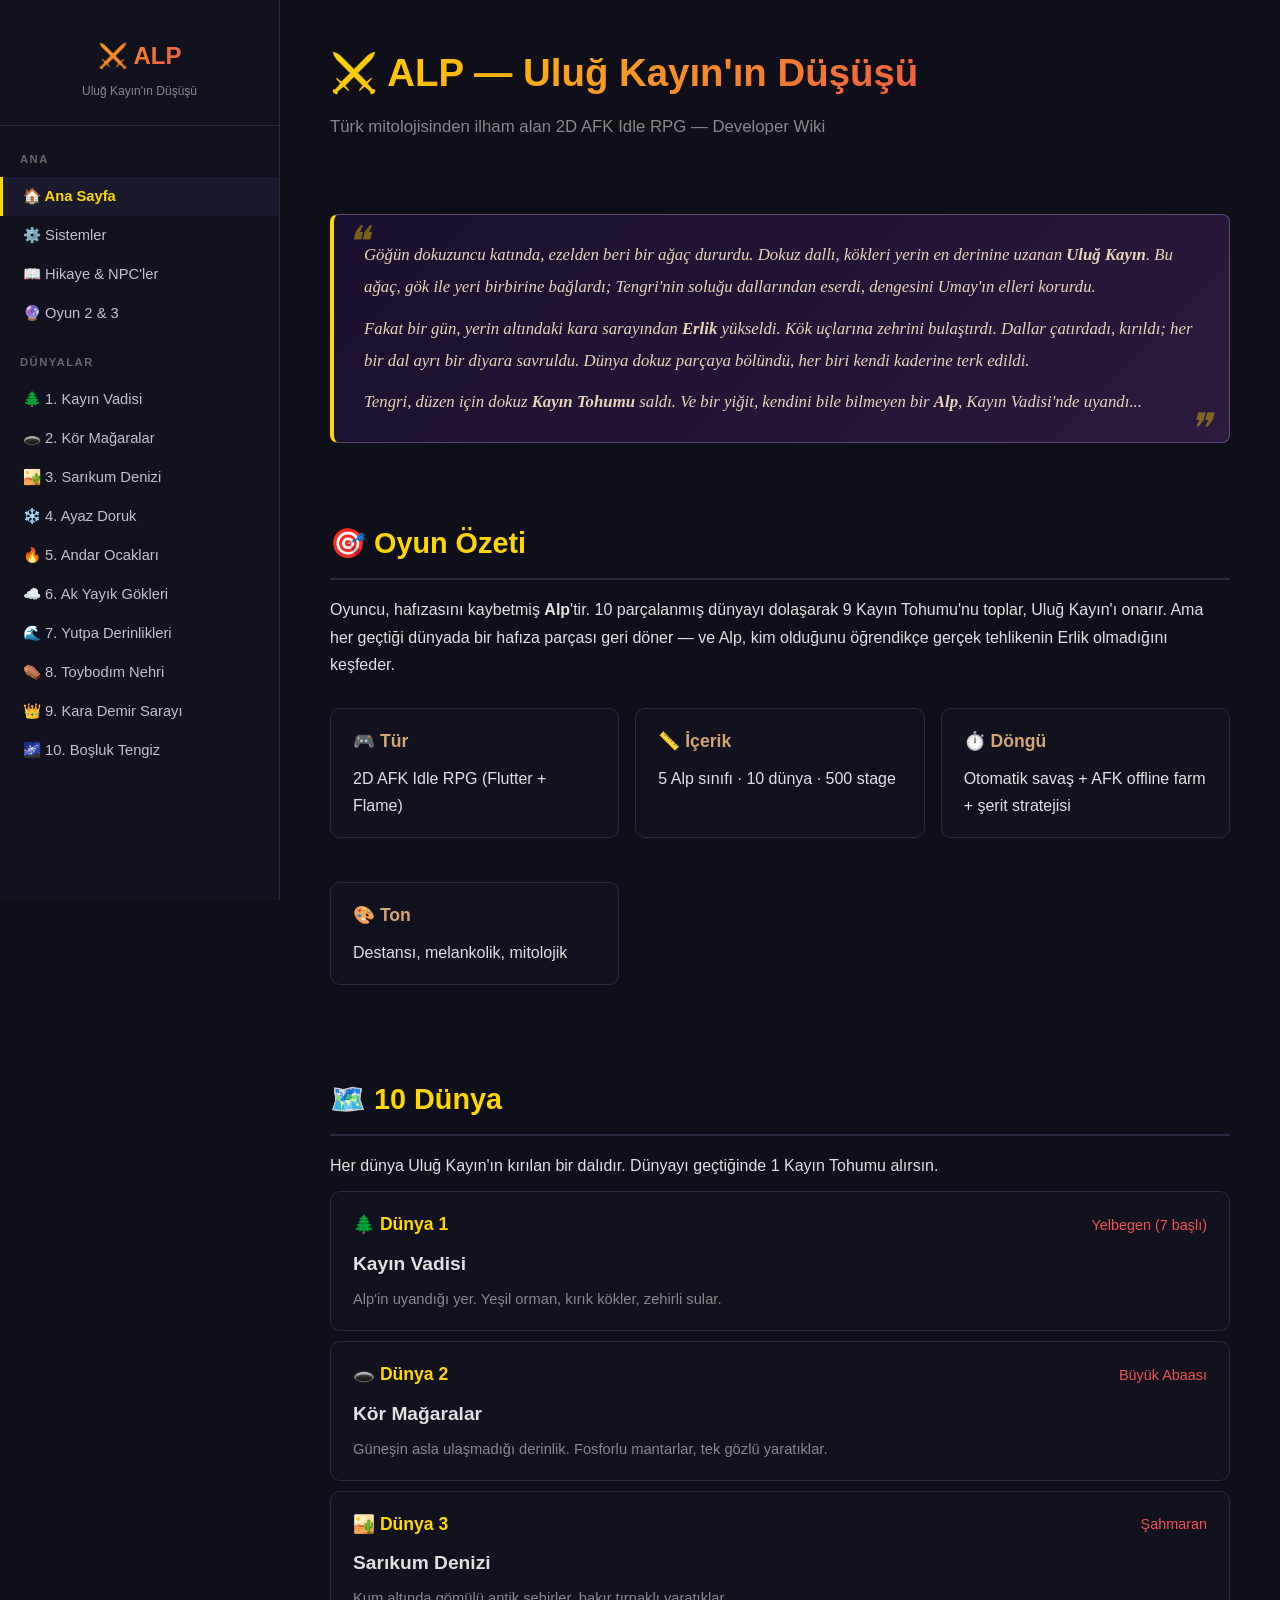
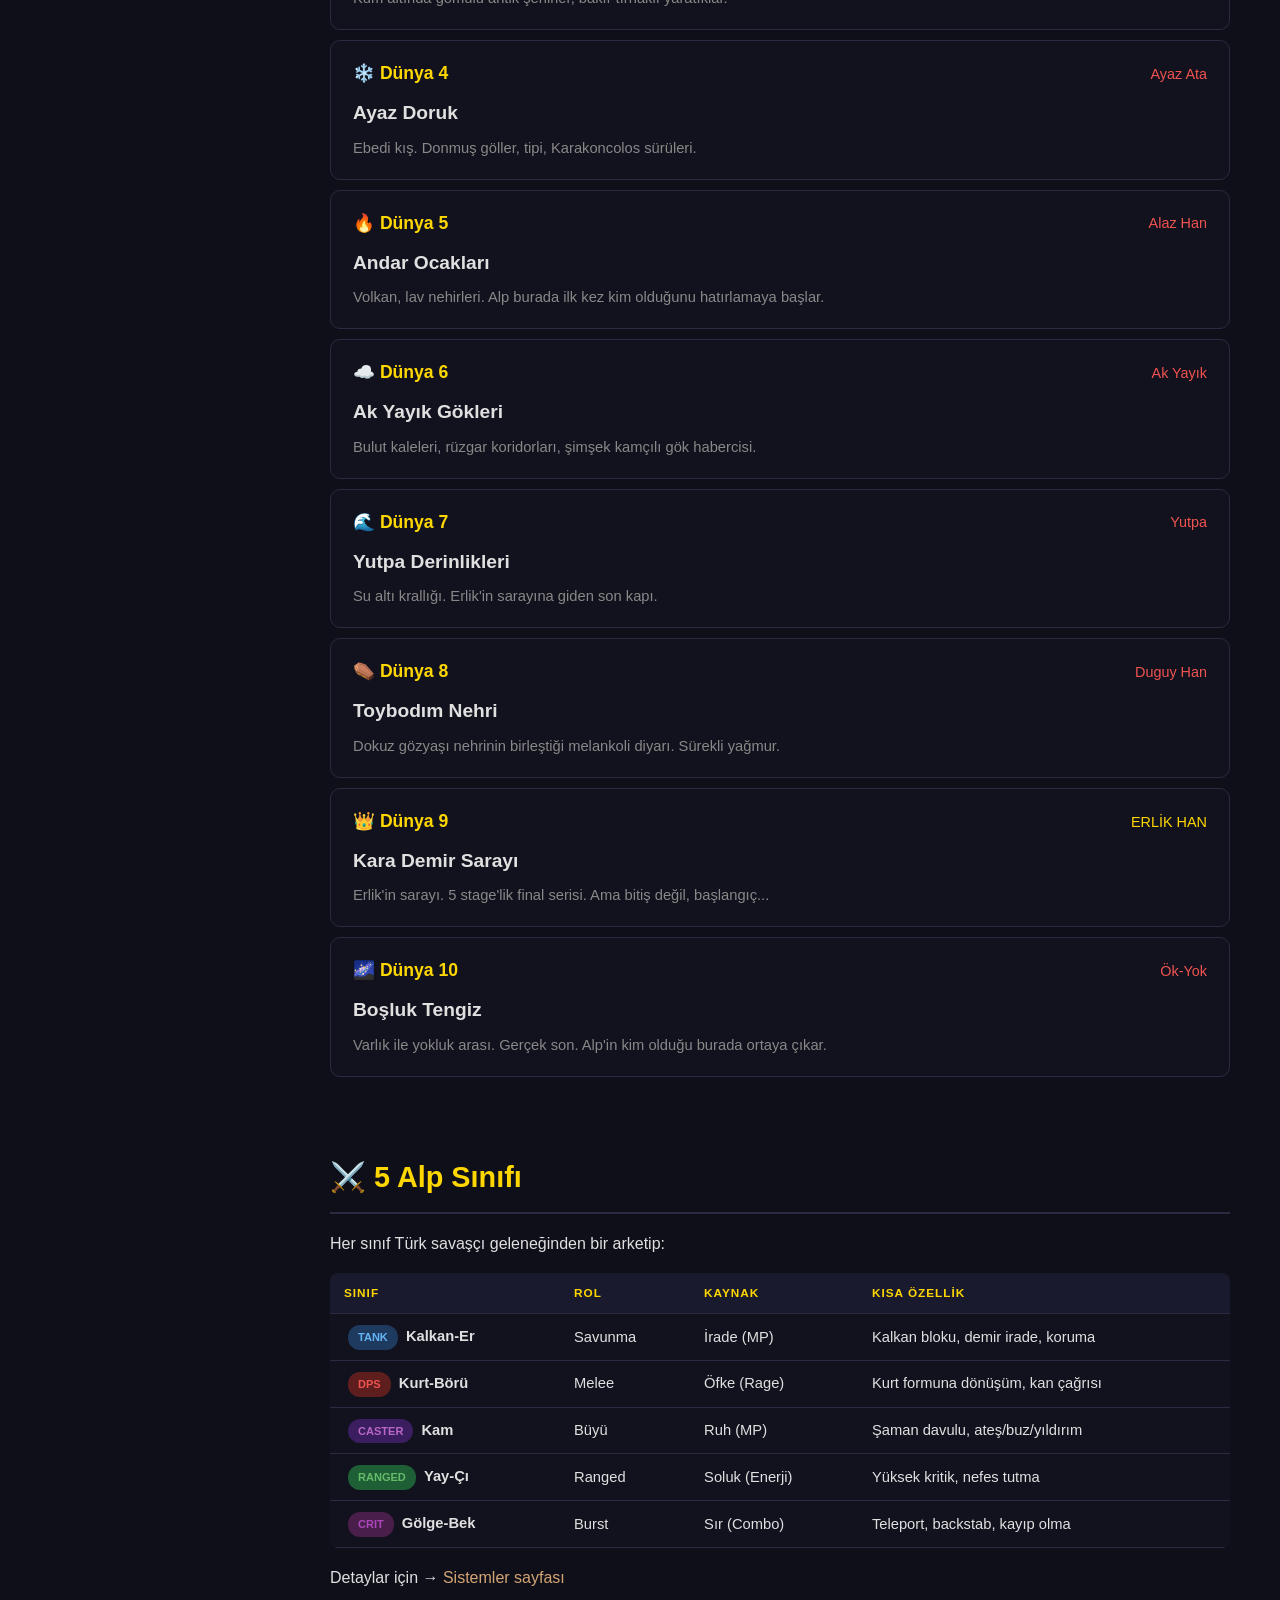
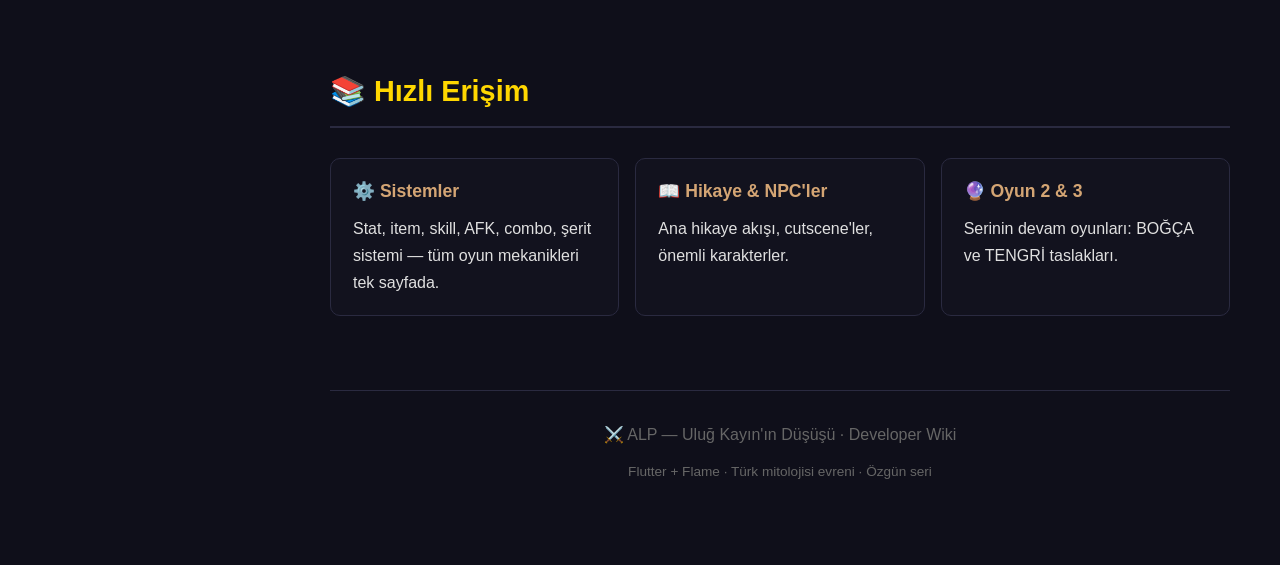
<file: taslaklar/index.html>
<!DOCTYPE html>
<html lang="tr">
<head>
<meta charset="UTF-8">
<meta name="viewport" content="width=device-width, initial-scale=1.0">
<title>ALP — Uluğ Kayın'ın Düşüşü | Developer Wiki</title>
<link rel="stylesheet" href="shared.css">
</head>
<body>
<div class="layout">
<aside class="sidebar">
<div class="sidebar-logo"><h1>⚔️ ALP</h1><div class="version">Uluğ Kayın'ın Düşüşü</div></div>
<nav>
<div class="nav-section">ANA</div>
<a href="index.html" class="active">🏠 Ana Sayfa</a>
<a href="systems.html">⚙️ Sistemler</a>
<a href="story.html">📖 Hikaye & NPC'ler</a>
<a href="sequels.html">🔮 Oyun 2 & 3</a>

<div class="nav-section">DÜNYALAR</div>
<a href="world-1-kayin-vadisi.html">🌲 1. Kayın Vadisi</a>
<a href="world-2-kor-magaralar.html">🕳️ 2. Kör Mağaralar</a>
<a href="world-3-sarikum-denizi.html">🏜️ 3. Sarıkum Denizi</a>
<a href="world-4-ayaz-doruk.html">❄️ 4. Ayaz Doruk</a>
<a href="world-5-andar-ocaklari.html">🔥 5. Andar Ocakları</a>
<a href="world-6-ak-yayik-gokleri.html">☁️ 6. Ak Yayık Gökleri</a>
<a href="world-7-yutpa-derinlikleri.html">🌊 7. Yutpa Derinlikleri</a>
<a href="world-8-toybodim-nehri.html">⚰️ 8. Toybodım Nehri</a>
<a href="world-9-kara-demir-sarayi.html">👑 9. Kara Demir Sarayı</a>
<a href="world-10-bosluk-tengiz.html">🌌 10. Boşluk Tengiz</a>
</nav>
</aside>

<main class="main">
<h1 class="title">⚔️ ALP — Uluğ Kayın'ın Düşüşü</h1>
<p class="subtitle">Türk mitolojisinden ilham alan 2D AFK Idle RPG — Developer Wiki</p>

<section>
<div class="destan">
<p>Göğün dokuzuncu katında, ezelden beri bir ağaç dururdu. Dokuz dallı, kökleri yerin en derinine uzanan <b>Uluğ Kayın</b>. Bu ağaç, gök ile yeri birbirine bağlardı; Tengri'nin soluğu dallarından eserdi, dengesini Umay'ın elleri korurdu.</p>
<p>Fakat bir gün, yerin altındaki kara sarayından <b>Erlik</b> yükseldi. Kök uçlarına zehrini bulaştırdı. Dallar çatırdadı, kırıldı; her bir dal ayrı bir diyara savruldu. Dünya dokuz parçaya bölündü, her biri kendi kaderine terk edildi.</p>
<p>Tengri, düzen için dokuz <b>Kayın Tohumu</b> saldı. Ve bir yiğit, kendini bile bilmeyen bir <b>Alp</b>, Kayın Vadisi'nde uyandı...</p>
</div>
</section>

<section>
<h2>🎯 Oyun Özeti</h2>
<p>Oyuncu, hafızasını kaybetmiş <b>Alp</b>'tir. 10 parçalanmış dünyayı dolaşarak 9 Kayın Tohumu'nu toplar, Uluğ Kayın'ı onarır. Ama her geçtiği dünyada bir hafıza parçası geri döner — ve Alp, kim olduğunu öğrendikçe gerçek tehlikenin Erlik olmadığını keşfeder.</p>
<div class="grid">
<div class="card"><h4>🎮 Tür</h4>2D AFK Idle RPG (Flutter + Flame)</div>
<div class="card"><h4>📏 İçerik</h4>5 Alp sınıfı · 10 dünya · 500 stage</div>
<div class="card"><h4>⏱️ Döngü</h4>Otomatik savaş + AFK offline farm + şerit stratejisi</div>
<div class="card"><h4>🎨 Ton</h4>Destansı, melankolik, mitolojik</div>
</div>
</section>

<section>
<h2>🗺️ 10 Dünya</h2>
<p>Her dünya Uluğ Kayın'ın kırılan bir dalıdır. Dünyayı geçtiğinde 1 Kayın Tohumu alırsın.</p>

<a class="world-card" href="world-1-kayin-vadisi.html">
<div class="world-card-head"><span class="world-card-num">🌲 Dünya 1</span><span class="world-card-boss">Yelbegen (7 başlı)</span></div>
<div class="world-card-title">Kayın Vadisi</div>
<div class="world-card-desc">Alp'in uyandığı yer. Yeşil orman, kırık kökler, zehirli sular.</div>
</a>

<a class="world-card" href="world-2-kor-magaralar.html">
<div class="world-card-head"><span class="world-card-num">🕳️ Dünya 2</span><span class="world-card-boss">Büyük Abaası</span></div>
<div class="world-card-title">Kör Mağaralar</div>
<div class="world-card-desc">Güneşin asla ulaşmadığı derinlik. Fosforlu mantarlar, tek gözlü yaratıklar.</div>
</a>

<a class="world-card" href="world-3-sarikum-denizi.html">
<div class="world-card-head"><span class="world-card-num">🏜️ Dünya 3</span><span class="world-card-boss">Şahmaran</span></div>
<div class="world-card-title">Sarıkum Denizi</div>
<div class="world-card-desc">Kum altında gömülü antik şehirler, bakır tırnaklı yaratıklar.</div>
</a>

<a class="world-card" href="world-4-ayaz-doruk.html">
<div class="world-card-head"><span class="world-card-num">❄️ Dünya 4</span><span class="world-card-boss">Ayaz Ata</span></div>
<div class="world-card-title">Ayaz Doruk</div>
<div class="world-card-desc">Ebedi kış. Donmuş göller, tipi, Karakoncolos sürüleri.</div>
</a>

<a class="world-card" href="world-5-andar-ocaklari.html">
<div class="world-card-head"><span class="world-card-num">🔥 Dünya 5</span><span class="world-card-boss">Alaz Han</span></div>
<div class="world-card-title">Andar Ocakları</div>
<div class="world-card-desc">Volkan, lav nehirleri. Alp burada ilk kez kim olduğunu hatırlamaya başlar.</div>
</a>

<a class="world-card" href="world-6-ak-yayik-gokleri.html">
<div class="world-card-head"><span class="world-card-num">☁️ Dünya 6</span><span class="world-card-boss">Ak Yayık</span></div>
<div class="world-card-title">Ak Yayık Gökleri</div>
<div class="world-card-desc">Bulut kaleleri, rüzgar koridorları, şimşek kamçılı gök habercisi.</div>
</a>

<a class="world-card" href="world-7-yutpa-derinlikleri.html">
<div class="world-card-head"><span class="world-card-num">🌊 Dünya 7</span><span class="world-card-boss">Yutpa</span></div>
<div class="world-card-title">Yutpa Derinlikleri</div>
<div class="world-card-desc">Su altı krallığı. Erlik'in sarayına giden son kapı.</div>
</a>

<a class="world-card" href="world-8-toybodim-nehri.html">
<div class="world-card-head"><span class="world-card-num">⚰️ Dünya 8</span><span class="world-card-boss">Duguy Han</span></div>
<div class="world-card-title">Toybodım Nehri</div>
<div class="world-card-desc">Dokuz gözyaşı nehrinin birleştiği melankoli diyarı. Sürekli yağmur.</div>
</a>

<a class="world-card" href="world-9-kara-demir-sarayi.html">
<div class="world-card-head"><span class="world-card-num">👑 Dünya 9</span><span class="world-card-boss" style="color:#FFD700">ERLİK HAN</span></div>
<div class="world-card-title">Kara Demir Sarayı</div>
<div class="world-card-desc">Erlik'in sarayı. 5 stage'lik final serisi. Ama bitiş değil, başlangıç...</div>
</a>

<a class="world-card" href="world-10-bosluk-tengiz.html">
<div class="world-card-head"><span class="world-card-num">🌌 Dünya 10</span><span class="world-card-boss" style="color:#ef5350">Ök-Yok</span></div>
<div class="world-card-title">Boşluk Tengiz</div>
<div class="world-card-desc">Varlık ile yokluk arası. Gerçek son. Alp'in kim olduğu burada ortaya çıkar.</div>
</a>
</section>

<section>
<h2>⚔️ 5 Alp Sınıfı</h2>
<p>Her sınıf Türk savaşçı geleneğinden bir arketip:</p>
<table>
<tr><th>Sınıf</th><th>Rol</th><th>Kaynak</th><th>Kısa Özellik</th></tr>
<tr><td><span class="badge b-knight">TANK</span> <b>Kalkan-Er</b></td><td>Savunma</td><td>İrade (MP)</td><td>Kalkan bloku, demir irade, koruma</td></tr>
<tr><td><span class="badge b-berserker">DPS</span> <b>Kurt-Börü</b></td><td>Melee</td><td>Öfke (Rage)</td><td>Kurt formuna dönüşüm, kan çağrısı</td></tr>
<tr><td><span class="badge b-mage">CASTER</span> <b>Kam</b></td><td>Büyü</td><td>Ruh (MP)</td><td>Şaman davulu, ateş/buz/yıldırım</td></tr>
<tr><td><span class="badge b-archer">RANGED</span> <b>Yay-Çı</b></td><td>Ranged</td><td>Soluk (Enerji)</td><td>Yüksek kritik, nefes tutma</td></tr>
<tr><td><span class="badge b-assassin">CRIT</span> <b>Gölge-Bek</b></td><td>Burst</td><td>Sır (Combo)</td><td>Teleport, backstab, kayıp olma</td></tr>
</table>
<p>Detaylar için → <a href="systems.html">Sistemler sayfası</a></p>
</section>

<section>
<h2>📚 Hızlı Erişim</h2>
<div class="grid">
<a class="card" href="systems.html" style="text-decoration:none;color:inherit">
<h4>⚙️ Sistemler</h4>Stat, item, skill, AFK, combo, şerit sistemi — tüm oyun mekanikleri tek sayfada.
</a>
<a class="card" href="story.html" style="text-decoration:none;color:inherit">
<h4>📖 Hikaye & NPC'ler</h4>Ana hikaye akışı, cutscene'ler, önemli karakterler.
</a>
<a class="card" href="sequels.html" style="text-decoration:none;color:inherit">
<h4>🔮 Oyun 2 & 3</h4>Serinin devam oyunları: BOĞÇA ve TENGRİ taslakları.
</a>
</div>
</section>

<div style="text-align:center;margin-top:60px;padding:30px;color:#666;border-top:1px solid #2a2a40">
<p>⚔️ ALP — Uluğ Kayın'ın Düşüşü · Developer Wiki</p>
<p style="font-size:.85em;margin-top:8px">Flutter + Flame · Türk mitolojisi evreni · Özgün seri</p>
</div>
</main>
</div>
</body>
</html>
</file>
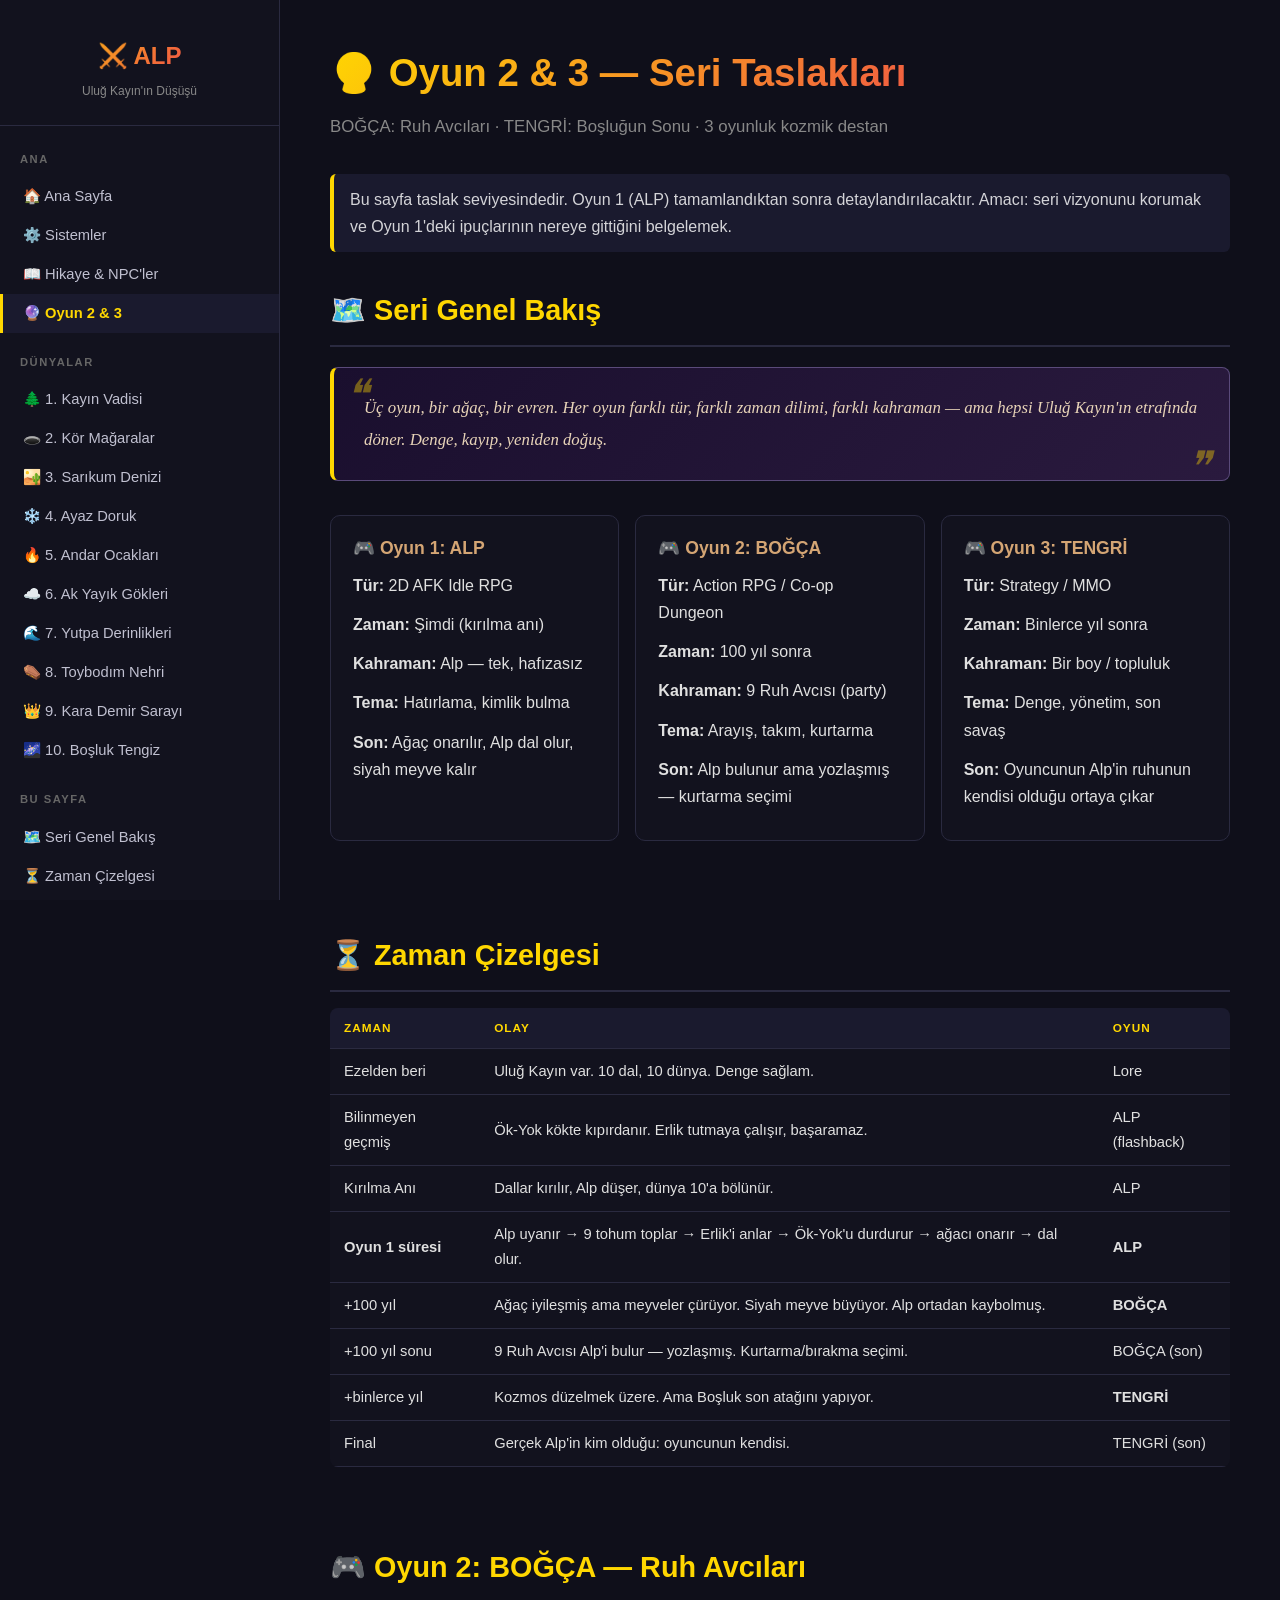
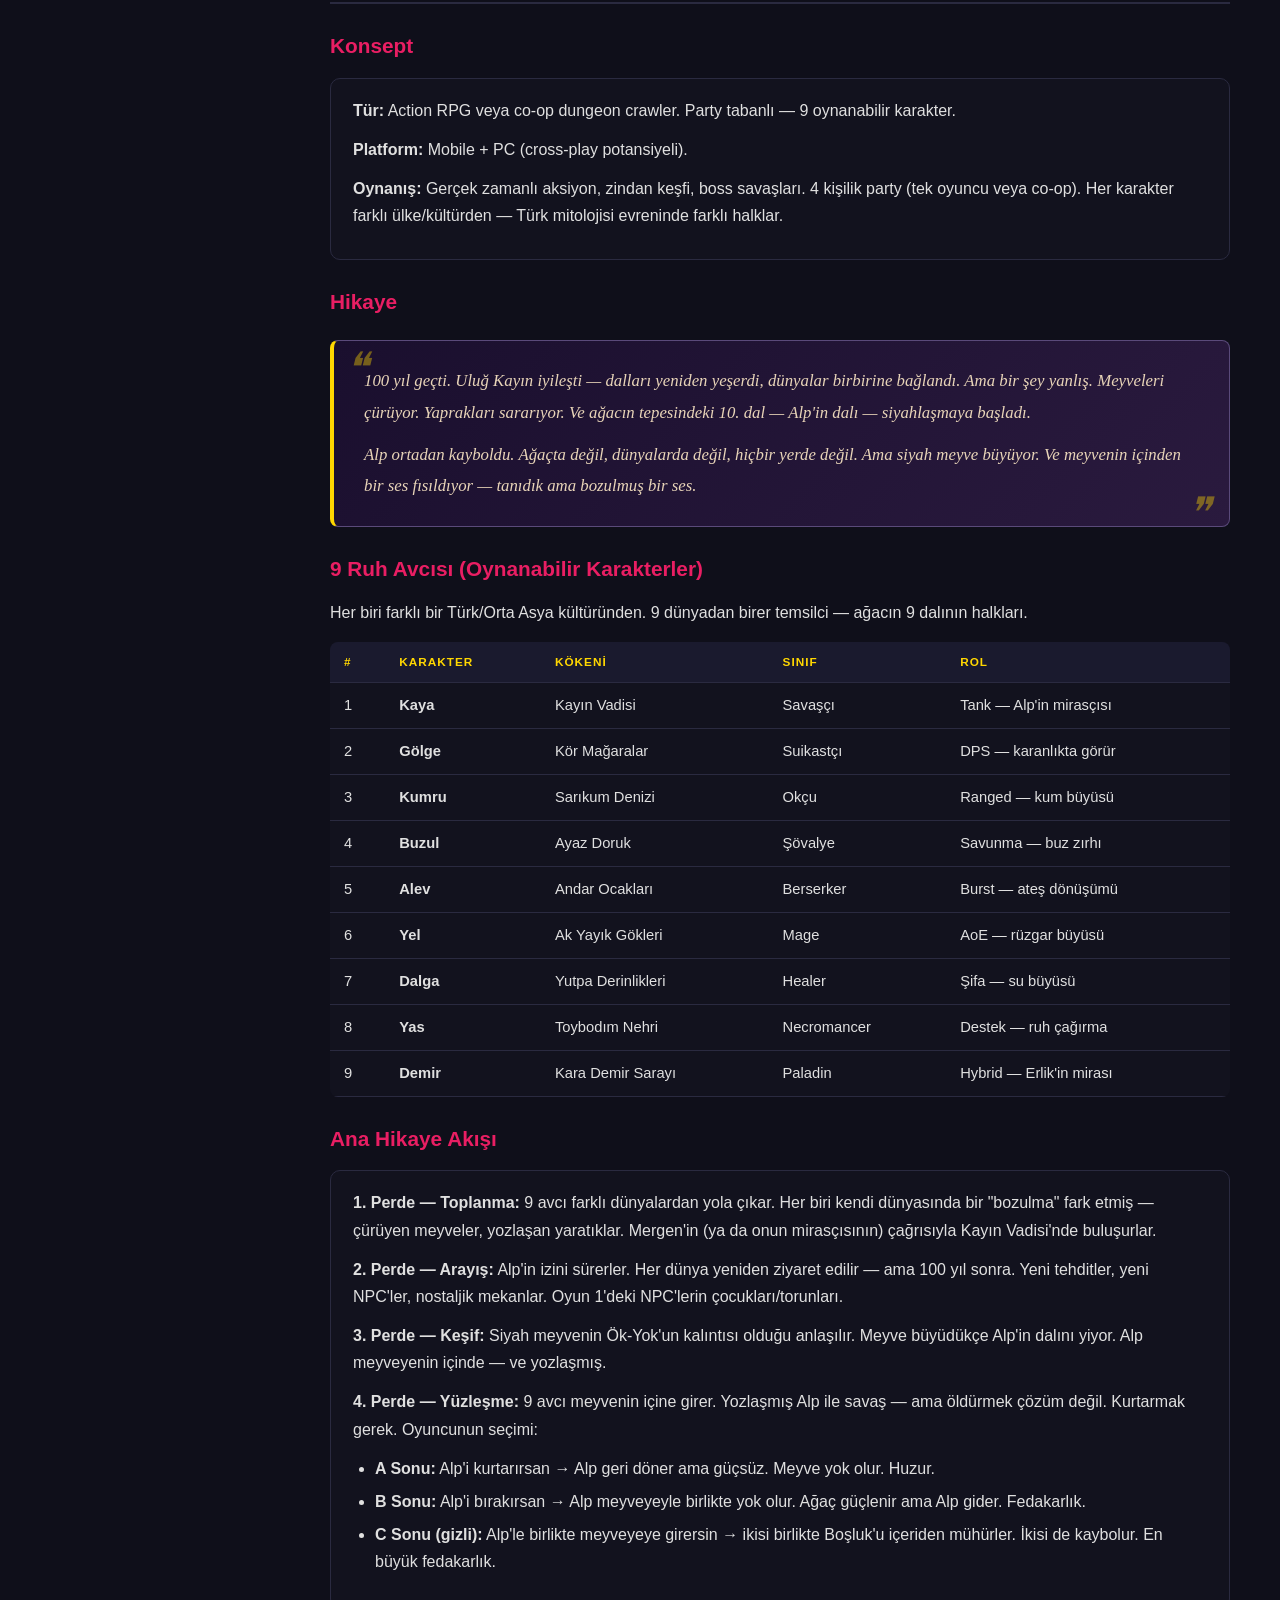
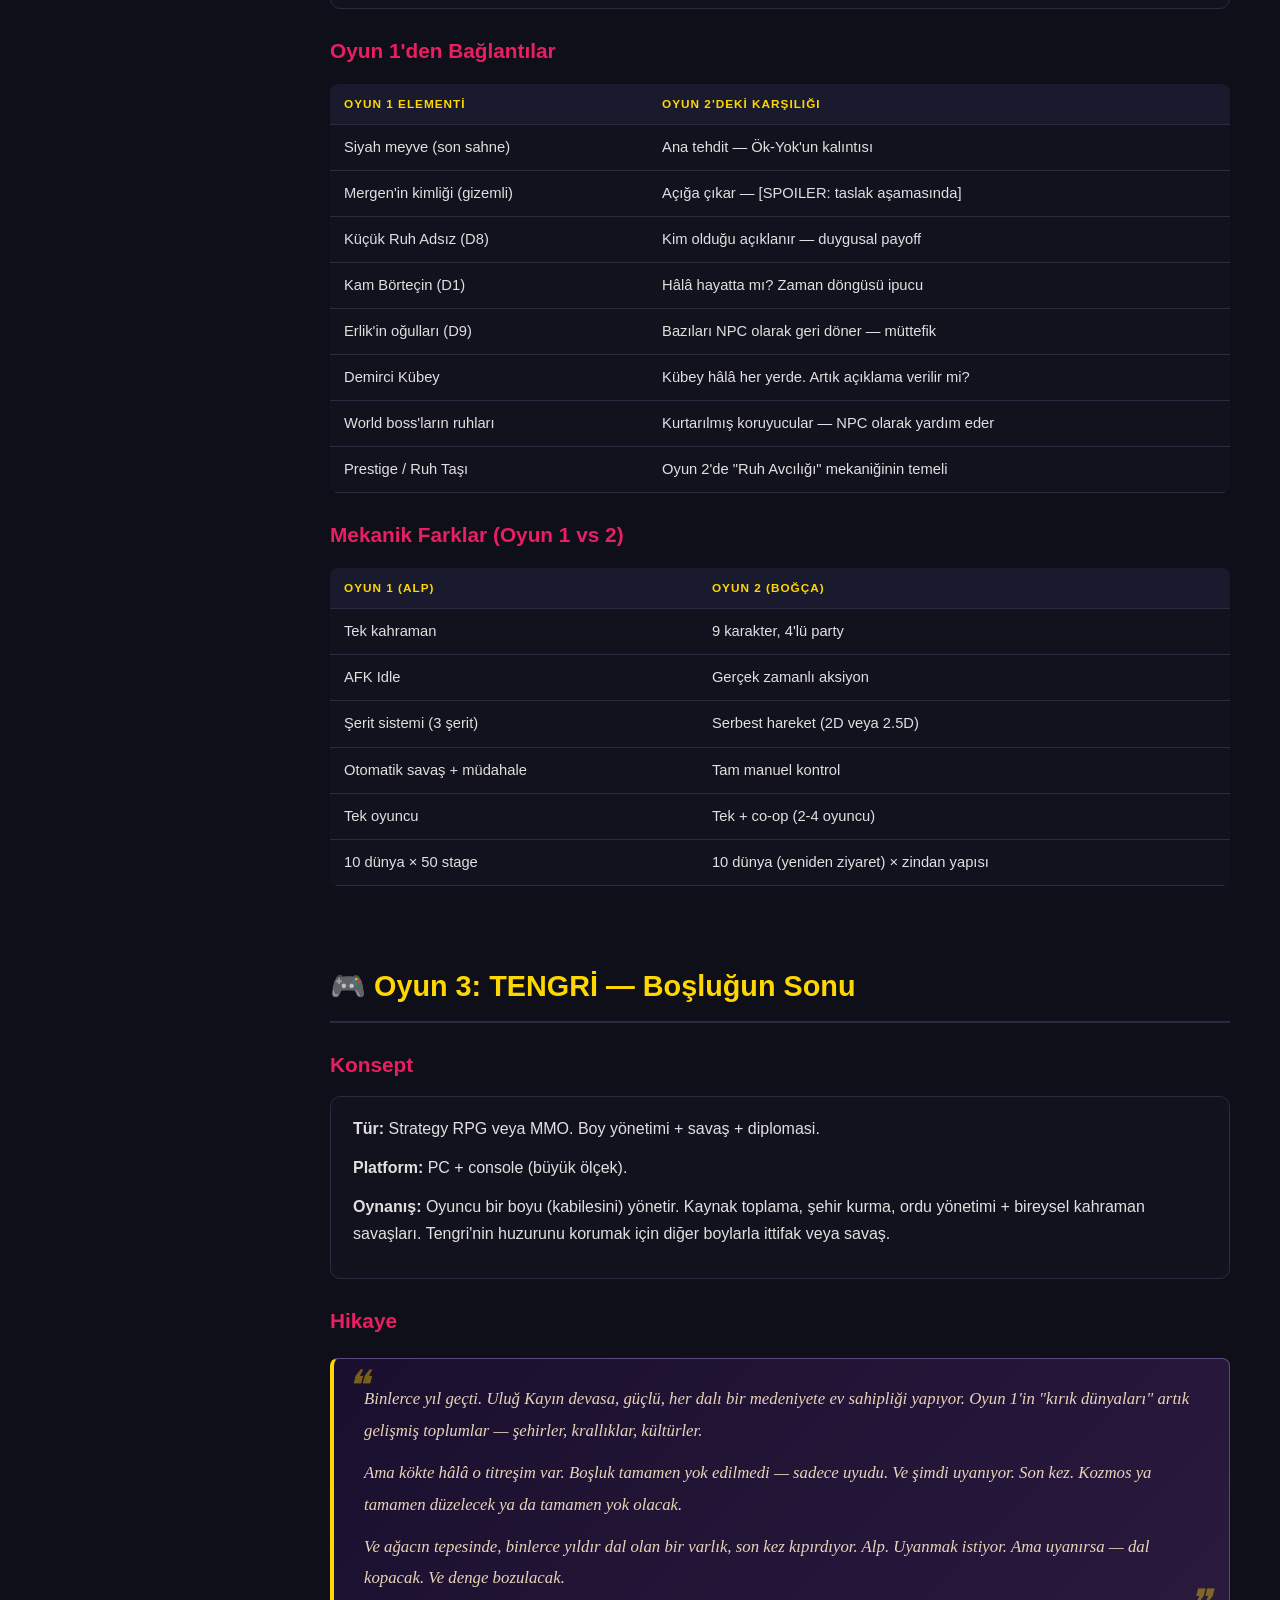
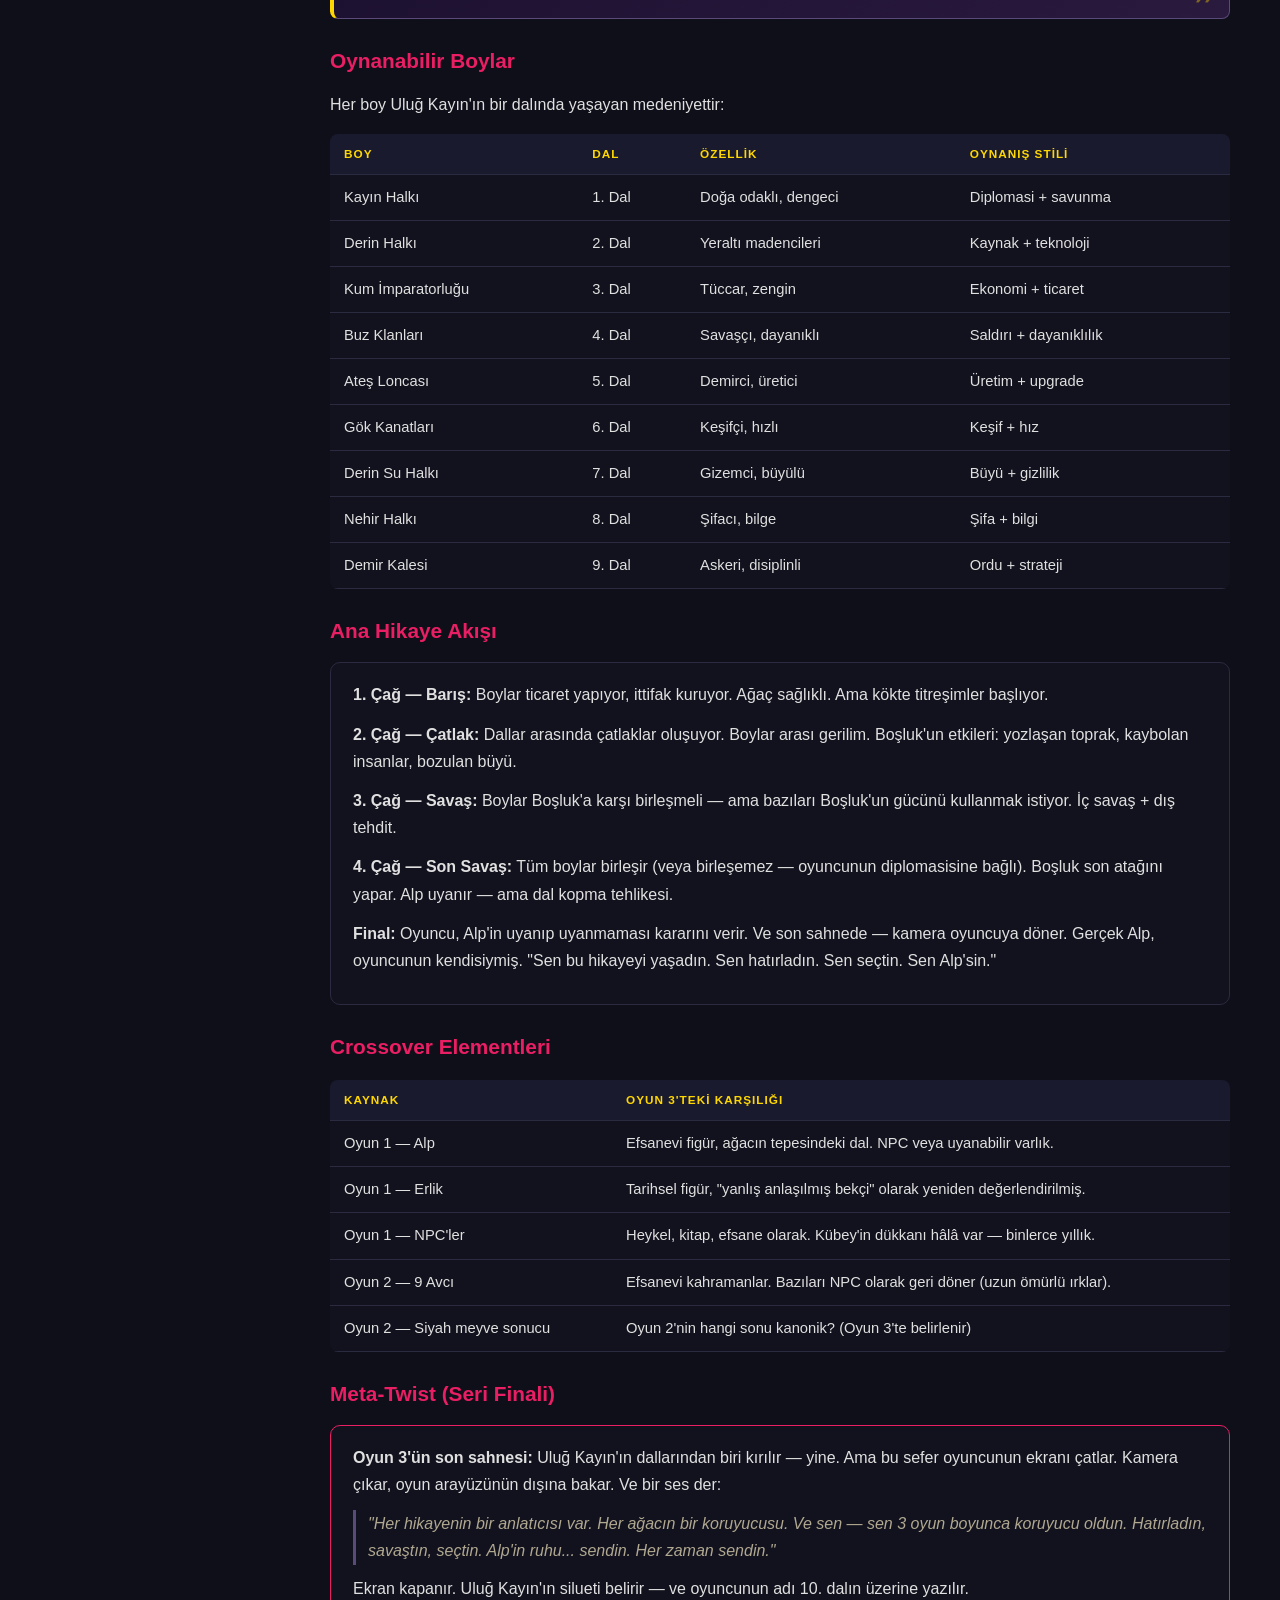
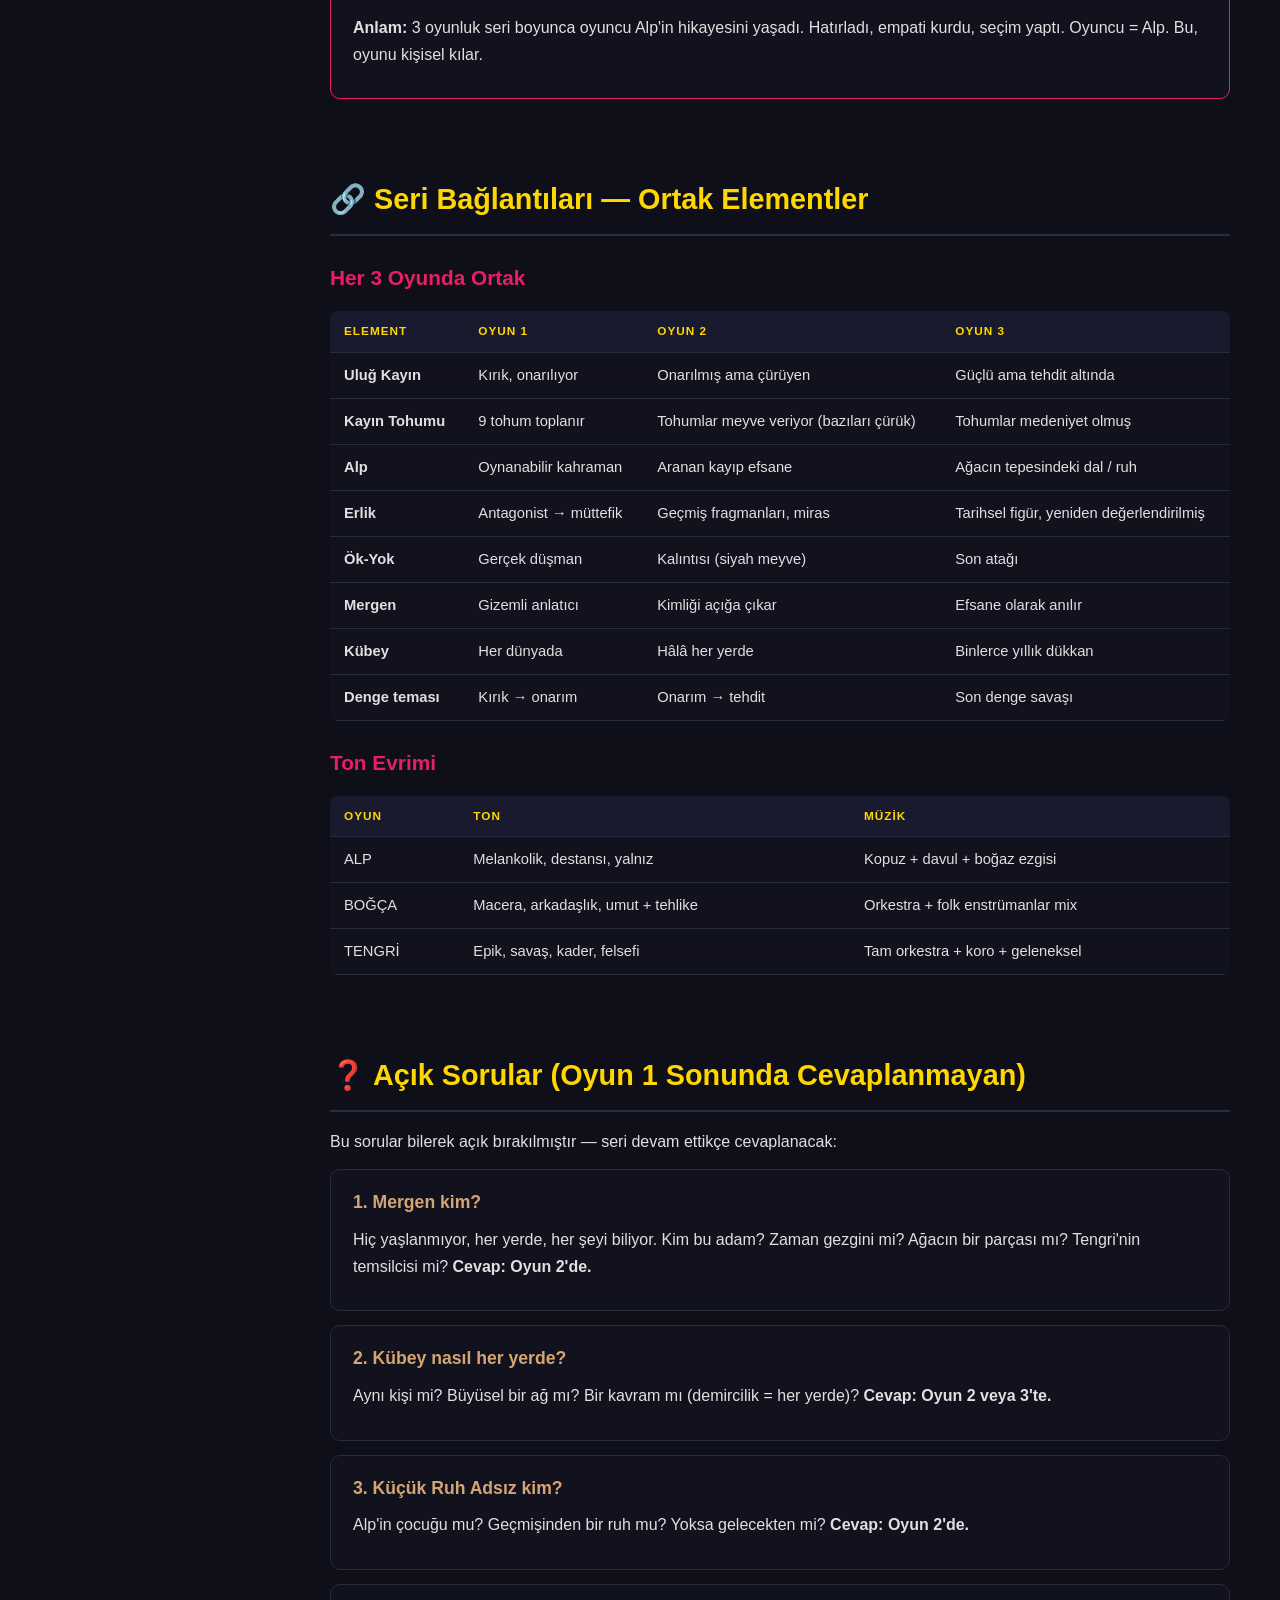
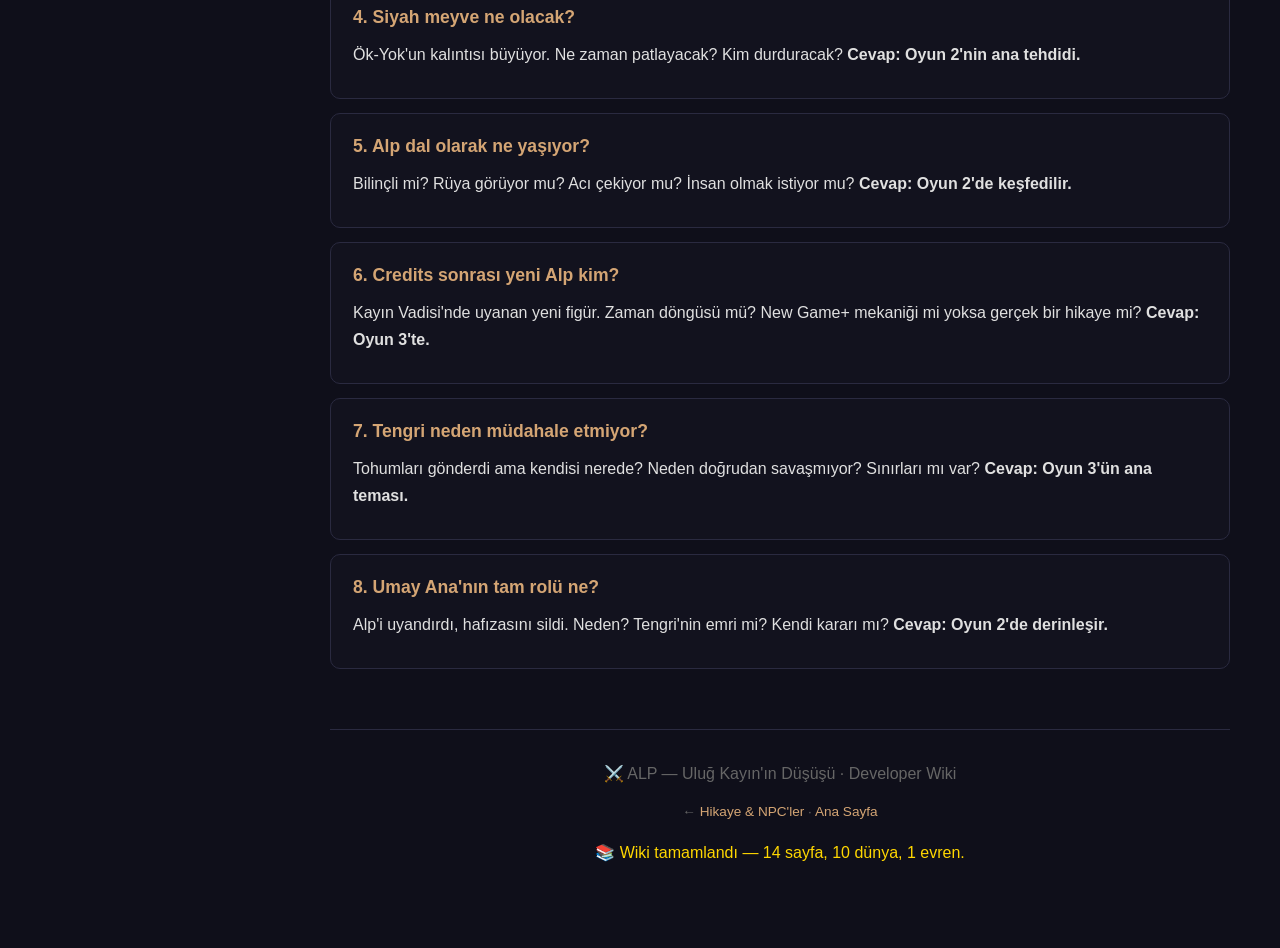
<file: taslaklar/sequels.html>
<!DOCTYPE html>
<html lang="tr">
<head>
<meta charset="UTF-8">
<meta name="viewport" content="width=device-width, initial-scale=1.0">
<title>Oyun 2 & 3 | ALP Wiki</title>
<link rel="stylesheet" href="shared.css">
</head>
<body>
<div class="layout">
<aside class="sidebar">
<div class="sidebar-logo"><h1>⚔️ ALP</h1><div class="version">Uluğ Kayın'ın Düşüşü</div></div>
<nav>
<div class="nav-section">ANA</div>
<a href="index.html">🏠 Ana Sayfa</a>
<a href="systems.html">⚙️ Sistemler</a>
<a href="story.html">📖 Hikaye & NPC'ler</a>
<a href="sequels.html" class="active">🔮 Oyun 2 & 3</a>

<div class="nav-section">DÜNYALAR</div>
<a href="world-1-kayin-vadisi.html">🌲 1. Kayın Vadisi</a>
<a href="world-2-kor-magaralar.html">🕳️ 2. Kör Mağaralar</a>
<a href="world-3-sarikum-denizi.html">🏜️ 3. Sarıkum Denizi</a>
<a href="world-4-ayaz-doruk.html">❄️ 4. Ayaz Doruk</a>
<a href="world-5-andar-ocaklari.html">🔥 5. Andar Ocakları</a>
<a href="world-6-ak-yayik-gokleri.html">☁️ 6. Ak Yayık Gökleri</a>
<a href="world-7-yutpa-derinlikleri.html">🌊 7. Yutpa Derinlikleri</a>
<a href="world-8-toybodim-nehri.html">⚰️ 8. Toybodım Nehri</a>
<a href="world-9-kara-demir-sarayi.html">👑 9. Kara Demir Sarayı</a>
<a href="world-10-bosluk-tengiz.html">🌌 10. Boşluk Tengiz</a>

<div class="nav-section">BU SAYFA</div>
<a href="#overview">🗺️ Seri Genel Bakış</a>
<a href="#timeline">⏳ Zaman Çizelgesi</a>
<a href="#bogca">🎮 Oyun 2: BOĞÇA</a>
<a href="#tengri">🎮 Oyun 3: TENGRİ</a>
<a href="#connections">🔗 Seri Bağlantıları</a>
<a href="#mysteries">❓ Açık Sorular</a>
</nav>
</aside>

<main class="main">
<h1 class="title">🔮 Oyun 2 & 3 — Seri Taslakları</h1>
<p class="subtitle">BOĞÇA: Ruh Avcıları · TENGRİ: Boşluğun Sonu · 3 oyunluk kozmik destan</p>

<div class="note">Bu sayfa taslak seviyesindedir. Oyun 1 (ALP) tamamlandıktan sonra detaylandırılacaktır. Amacı: seri vizyonunu korumak ve Oyun 1'deki ipuçlarının nereye gittiğini belgelemek.</div>

<!-- ============================================================ -->
<!-- GENEL BAKIŞ -->
<!-- ============================================================ -->
<section id="overview">
<h2>🗺️ Seri Genel Bakış</h2>
<div class="destan">
<p>Üç oyun, bir ağaç, bir evren. Her oyun farklı tür, farklı zaman dilimi, farklı kahraman — ama hepsi Uluğ Kayın'ın etrafında döner. Denge, kayıp, yeniden doğuş.</p>
</div>

<div class="grid">
<div class="card">
<h4>🎮 Oyun 1: ALP</h4>
<p><b>Tür:</b> 2D AFK Idle RPG</p>
<p><b>Zaman:</b> Şimdi (kırılma anı)</p>
<p><b>Kahraman:</b> Alp — tek, hafızasız</p>
<p><b>Tema:</b> Hatırlama, kimlik bulma</p>
<p><b>Son:</b> Ağaç onarılır, Alp dal olur, siyah meyve kalır</p>
</div>

<div class="card">
<h4>🎮 Oyun 2: BOĞÇA</h4>
<p><b>Tür:</b> Action RPG / Co-op Dungeon</p>
<p><b>Zaman:</b> 100 yıl sonra</p>
<p><b>Kahraman:</b> 9 Ruh Avcısı (party)</p>
<p><b>Tema:</b> Arayış, takım, kurtarma</p>
<p><b>Son:</b> Alp bulunur ama yozlaşmış — kurtarma seçimi</p>
</div>

<div class="card">
<h4>🎮 Oyun 3: TENGRİ</h4>
<p><b>Tür:</b> Strategy / MMO</p>
<p><b>Zaman:</b> Binlerce yıl sonra</p>
<p><b>Kahraman:</b> Bir boy / topluluk</p>
<p><b>Tema:</b> Denge, yönetim, son savaş</p>
<p><b>Son:</b> Oyuncunun Alp'in ruhunun kendisi olduğu ortaya çıkar</p>
</div>
</div>
</section>

<!-- ============================================================ -->
<!-- ZAMAN ÇİZELGESİ -->
<!-- ============================================================ -->
<section id="timeline">
<h2>⏳ Zaman Çizelgesi</h2>
<table>
<tr><th>Zaman</th><th>Olay</th><th>Oyun</th></tr>
<tr><td>Ezelden beri</td><td>Uluğ Kayın var. 10 dal, 10 dünya. Denge sağlam.</td><td>Lore</td></tr>
<tr><td>Bilinmeyen geçmiş</td><td>Ök-Yok kökte kıpırdanır. Erlik tutmaya çalışır, başaramaz.</td><td>ALP (flashback)</td></tr>
<tr><td>Kırılma Anı</td><td>Dallar kırılır, Alp düşer, dünya 10'a bölünür.</td><td>ALP</td></tr>
<tr><td><b>Oyun 1 süresi</b></td><td>Alp uyanır → 9 tohum toplar → Erlik'i anlar → Ök-Yok'u durdurur → ağacı onarır → dal olur.</td><td><b>ALP</b></td></tr>
<tr><td>+100 yıl</td><td>Ağaç iyileşmiş ama meyveler çürüyor. Siyah meyve büyüyor. Alp ortadan kaybolmuş.</td><td><b>BOĞÇA</b></td></tr>
<tr><td>+100 yıl sonu</td><td>9 Ruh Avcısı Alp'i bulur — yozlaşmış. Kurtarma/bırakma seçimi.</td><td>BOĞÇA (son)</td></tr>
<tr><td>+binlerce yıl</td><td>Kozmos düzelmek üzere. Ama Boşluk son atağını yapıyor.</td><td><b>TENGRİ</b></td></tr>
<tr><td>Final</td><td>Gerçek Alp'in kim olduğu: oyuncunun kendisi.</td><td>TENGRİ (son)</td></tr>
</table>
</section>

<!-- ============================================================ -->
<!-- OYUN 2: BOĞÇA -->
<!-- ============================================================ -->
<section id="bogca">
<h2>🎮 Oyun 2: BOĞÇA — Ruh Avcıları</h2>

<h3>Konsept</h3>
<div class="card">
<p><b>Tür:</b> Action RPG veya co-op dungeon crawler. Party tabanlı — 9 oynanabilir karakter.</p>
<p><b>Platform:</b> Mobile + PC (cross-play potansiyeli).</p>
<p><b>Oynanış:</b> Gerçek zamanlı aksiyon, zindan keşfi, boss savaşları. 4 kişilik party (tek oyuncu veya co-op). Her karakter farklı ülke/kültürden — Türk mitolojisi evreninde farklı halklar.</p>
</div>

<h3>Hikaye</h3>
<div class="destan">
<p>100 yıl geçti. Uluğ Kayın iyileşti — dalları yeniden yeşerdi, dünyalar birbirine bağlandı. Ama bir şey yanlış. Meyveleri çürüyor. Yaprakları sararıyor. Ve ağacın tepesindeki 10. dal — Alp'in dalı — siyahlaşmaya başladı.</p>
<p>Alp ortadan kayboldu. Ağaçta değil, dünyalarda değil, hiçbir yerde değil. Ama siyah meyve büyüyor. Ve meyvenin içinden bir ses fısıldıyor — tanıdık ama bozulmuş bir ses.</p>
</div>

<h3>9 Ruh Avcısı (Oynanabilir Karakterler)</h3>
<p>Her biri farklı bir Türk/Orta Asya kültüründen. 9 dünyadan birer temsilci — ağacın 9 dalının halkları.</p>
<table>
<tr><th>#</th><th>Karakter</th><th>Kökeni</th><th>Sınıf</th><th>Rol</th></tr>
<tr><td>1</td><td><b>Kaya</b></td><td>Kayın Vadisi</td><td>Savaşçı</td><td>Tank — Alp'in mirasçısı</td></tr>
<tr><td>2</td><td><b>Gölge</b></td><td>Kör Mağaralar</td><td>Suikastçı</td><td>DPS — karanlıkta görür</td></tr>
<tr><td>3</td><td><b>Kumru</b></td><td>Sarıkum Denizi</td><td>Okçu</td><td>Ranged — kum büyüsü</td></tr>
<tr><td>4</td><td><b>Buzul</b></td><td>Ayaz Doruk</td><td>Şövalye</td><td>Savunma — buz zırhı</td></tr>
<tr><td>5</td><td><b>Alev</b></td><td>Andar Ocakları</td><td>Berserker</td><td>Burst — ateş dönüşümü</td></tr>
<tr><td>6</td><td><b>Yel</b></td><td>Ak Yayık Gökleri</td><td>Mage</td><td>AoE — rüzgar büyüsü</td></tr>
<tr><td>7</td><td><b>Dalga</b></td><td>Yutpa Derinlikleri</td><td>Healer</td><td>Şifa — su büyüsü</td></tr>
<tr><td>8</td><td><b>Yas</b></td><td>Toybodım Nehri</td><td>Necromancer</td><td>Destek — ruh çağırma</td></tr>
<tr><td>9</td><td><b>Demir</b></td><td>Kara Demir Sarayı</td><td>Paladin</td><td>Hybrid — Erlik'in mirası</td></tr>
</table>

<h3>Ana Hikaye Akışı</h3>
<div class="card">
<p><b>1. Perde — Toplanma:</b> 9 avcı farklı dünyalardan yola çıkar. Her biri kendi dünyasında bir "bozulma" fark etmiş — çürüyen meyveler, yozlaşan yaratıklar. Mergen'in (ya da onun mirasçısının) çağrısıyla Kayın Vadisi'nde buluşurlar.</p>
<p><b>2. Perde — Arayış:</b> Alp'in izini sürerler. Her dünya yeniden ziyaret edilir — ama 100 yıl sonra. Yeni tehditler, yeni NPC'ler, nostaljik mekanlar. Oyun 1'deki NPC'lerin çocukları/torunları.</p>
<p><b>3. Perde — Keşif:</b> Siyah meyvenin Ök-Yok'un kalıntısı olduğu anlaşılır. Meyve büyüdükçe Alp'in dalını yiyor. Alp meyveyenin içinde — ve yozlaşmış.</p>
<p><b>4. Perde — Yüzleşme:</b> 9 avcı meyvenin içine girer. Yozlaşmış Alp ile savaş — ama öldürmek çözüm değil. Kurtarmak gerek. Oyuncunun seçimi:</p>
<ul>
<li><b>A Sonu:</b> Alp'i kurtarırsan → Alp geri döner ama güçsüz. Meyve yok olur. Huzur.</li>
<li><b>B Sonu:</b> Alp'i bırakırsan → Alp meyveyeyle birlikte yok olur. Ağaç güçlenir ama Alp gider. Fedakarlık.</li>
<li><b>C Sonu (gizli):</b> Alp'le birlikte meyveyeye girersin → ikisi birlikte Boşluk'u içeriden mühürler. İkisi de kaybolur. En büyük fedakarlık.</li>
</ul>
</div>

<h3>Oyun 1'den Bağlantılar</h3>
<table>
<tr><th>Oyun 1 Elementi</th><th>Oyun 2'deki Karşılığı</th></tr>
<tr><td>Siyah meyve (son sahne)</td><td>Ana tehdit — Ök-Yok'un kalıntısı</td></tr>
<tr><td>Mergen'in kimliği (gizemli)</td><td>Açığa çıkar — [SPOILER: taslak aşamasında]</td></tr>
<tr><td>Küçük Ruh Adsız (D8)</td><td>Kim olduğu açıklanır — duygusal payoff</td></tr>
<tr><td>Kam Börteçin (D1)</td><td>Hâlâ hayatta mı? Zaman döngüsü ipucu</td></tr>
<tr><td>Erlik'in oğulları (D9)</td><td>Bazıları NPC olarak geri döner — müttefik</td></tr>
<tr><td>Demirci Kübey</td><td>Kübey hâlâ her yerde. Artık açıklama verilir mi?</td></tr>
<tr><td>World boss'ların ruhları</td><td>Kurtarılmış koruyucular — NPC olarak yardım eder</td></tr>
<tr><td>Prestige / Ruh Taşı</td><td>Oyun 2'de "Ruh Avcılığı" mekaniğinin temeli</td></tr>
</table>

<h3>Mekanik Farklar (Oyun 1 vs 2)</h3>
<table>
<tr><th>Oyun 1 (ALP)</th><th>Oyun 2 (BOĞÇA)</th></tr>
<tr><td>Tek kahraman</td><td>9 karakter, 4'lü party</td></tr>
<tr><td>AFK Idle</td><td>Gerçek zamanlı aksiyon</td></tr>
<tr><td>Şerit sistemi (3 şerit)</td><td>Serbest hareket (2D veya 2.5D)</td></tr>
<tr><td>Otomatik savaş + müdahale</td><td>Tam manuel kontrol</td></tr>
<tr><td>Tek oyuncu</td><td>Tek + co-op (2-4 oyuncu)</td></tr>
<tr><td>10 dünya × 50 stage</td><td>10 dünya (yeniden ziyaret) × zindan yapısı</td></tr>
</table>
</section>

<!-- ============================================================ -->
<!-- OYUN 3: TENGRİ -->
<!-- ============================================================ -->
<section id="tengri">
<h2>🎮 Oyun 3: TENGRİ — Boşluğun Sonu</h2>

<h3>Konsept</h3>
<div class="card">
<p><b>Tür:</b> Strategy RPG veya MMO. Boy yönetimi + savaş + diplomasi.</p>
<p><b>Platform:</b> PC + console (büyük ölçek).</p>
<p><b>Oynanış:</b> Oyuncu bir boyu (kabilesini) yönetir. Kaynak toplama, şehir kurma, ordu yönetimi + bireysel kahraman savaşları. Tengri'nin huzurunu korumak için diğer boylarla ittifak veya savaş.</p>
</div>

<h3>Hikaye</h3>
<div class="destan">
<p>Binlerce yıl geçti. Uluğ Kayın devasa, güçlü, her dalı bir medeniyete ev sahipliği yapıyor. Oyun 1'in "kırık dünyaları" artık gelişmiş toplumlar — şehirler, krallıklar, kültürler.</p>
<p>Ama kökte hâlâ o titreşim var. Boşluk tamamen yok edilmedi — sadece uyudu. Ve şimdi uyanıyor. Son kez. Kozmos ya tamamen düzelecek ya da tamamen yok olacak.</p>
<p>Ve ağacın tepesinde, binlerce yıldır dal olan bir varlık, son kez kıpırdıyor. Alp. Uyanmak istiyor. Ama uyanırsa — dal kopacak. Ve denge bozulacak.</p>
</div>

<h3>Oynanabilir Boylar</h3>
<p>Her boy Uluğ Kayın'ın bir dalında yaşayan medeniyettir:</p>
<table>
<tr><th>Boy</th><th>Dal</th><th>Özellik</th><th>Oynanış Stili</th></tr>
<tr><td>Kayın Halkı</td><td>1. Dal</td><td>Doğa odaklı, dengeci</td><td>Diplomasi + savunma</td></tr>
<tr><td>Derin Halkı</td><td>2. Dal</td><td>Yeraltı madencileri</td><td>Kaynak + teknoloji</td></tr>
<tr><td>Kum İmparatorluğu</td><td>3. Dal</td><td>Tüccar, zengin</td><td>Ekonomi + ticaret</td></tr>
<tr><td>Buz Klanları</td><td>4. Dal</td><td>Savaşçı, dayanıklı</td><td>Saldırı + dayanıklılık</td></tr>
<tr><td>Ateş Loncası</td><td>5. Dal</td><td>Demirci, üretici</td><td>Üretim + upgrade</td></tr>
<tr><td>Gök Kanatları</td><td>6. Dal</td><td>Keşifçi, hızlı</td><td>Keşif + hız</td></tr>
<tr><td>Derin Su Halkı</td><td>7. Dal</td><td>Gizemci, büyülü</td><td>Büyü + gizlilik</td></tr>
<tr><td>Nehir Halkı</td><td>8. Dal</td><td>Şifacı, bilge</td><td>Şifa + bilgi</td></tr>
<tr><td>Demir Kalesi</td><td>9. Dal</td><td>Askeri, disiplinli</td><td>Ordu + strateji</td></tr>
</table>

<h3>Ana Hikaye Akışı</h3>
<div class="card">
<p><b>1. Çağ — Barış:</b> Boylar ticaret yapıyor, ittifak kuruyor. Ağaç sağlıklı. Ama kökte titreşimler başlıyor.</p>
<p><b>2. Çağ — Çatlak:</b> Dallar arasında çatlaklar oluşuyor. Boylar arası gerilim. Boşluk'un etkileri: yozlaşan toprak, kaybolan insanlar, bozulan büyü.</p>
<p><b>3. Çağ — Savaş:</b> Boylar Boşluk'a karşı birleşmeli — ama bazıları Boşluk'un gücünü kullanmak istiyor. İç savaş + dış tehdit.</p>
<p><b>4. Çağ — Son Savaş:</b> Tüm boylar birleşir (veya birleşemez — oyuncunun diplomasisine bağlı). Boşluk son atağını yapar. Alp uyanır — ama dal kopma tehlikesi.</p>
<p><b>Final:</b> Oyuncu, Alp'in uyanıp uyanmaması kararını verir. Ve son sahnede — kamera oyuncuya döner. Gerçek Alp, oyuncunun kendisiymiş. "Sen bu hikayeyi yaşadın. Sen hatırladın. Sen seçtin. Sen Alp'sin."</p>
</div>

<h3>Crossover Elementleri</h3>
<table>
<tr><th>Kaynak</th><th>Oyun 3'teki Karşılığı</th></tr>
<tr><td>Oyun 1 — Alp</td><td>Efsanevi figür, ağacın tepesindeki dal. NPC veya uyanabilir varlık.</td></tr>
<tr><td>Oyun 1 — Erlik</td><td>Tarihsel figür, "yanlış anlaşılmış bekçi" olarak yeniden değerlendirilmiş.</td></tr>
<tr><td>Oyun 1 — NPC'ler</td><td>Heykel, kitap, efsane olarak. Kübey'in dükkanı hâlâ var — binlerce yıllık.</td></tr>
<tr><td>Oyun 2 — 9 Avcı</td><td>Efsanevi kahramanlar. Bazıları NPC olarak geri döner (uzun ömürlü ırklar).</td></tr>
<tr><td>Oyun 2 — Siyah meyve sonucu</td><td>Oyun 2'nin hangi sonu kanonik? (Oyun 3'te belirlenir)</td></tr>
</table>

<h3>Meta-Twist (Seri Finali)</h3>
<div class="card" style="border-color:#E91E63">
<p><b>Oyun 3'ün son sahnesi:</b> Uluğ Kayın'ın dallarından biri kırılır — yine. Ama bu sefer oyuncunun ekranı çatlar. Kamera çıkar, oyun arayüzünün dışına bakar. Ve bir ses der:</p>
<div class="npc-quote">"Her hikayenin bir anlatıcısı var. Her ağacın bir koruyucusu. Ve sen — sen 3 oyun boyunca koruyucu oldun. Hatırladın, savaştın, seçtin. Alp'in ruhu... sendin. Her zaman sendin."</div>
<p>Ekran kapanır. Uluğ Kayın'ın silueti belirir — ve oyuncunun adı 10. dalın üzerine yazılır.</p>
<p><b>Anlam:</b> 3 oyunluk seri boyunca oyuncu Alp'in hikayesini yaşadı. Hatırladı, empati kurdu, seçim yaptı. Oyuncu = Alp. Bu, oyunu kişisel kılar.</p>
</div>
</section>

<!-- ============================================================ -->
<!-- SERİ BAĞLANTILARI -->
<!-- ============================================================ -->
<section id="connections">
<h2>🔗 Seri Bağlantıları — Ortak Elementler</h2>

<h3>Her 3 Oyunda Ortak</h3>
<table>
<tr><th>Element</th><th>Oyun 1</th><th>Oyun 2</th><th>Oyun 3</th></tr>
<tr><td><b>Uluğ Kayın</b></td><td>Kırık, onarılıyor</td><td>Onarılmış ama çürüyen</td><td>Güçlü ama tehdit altında</td></tr>
<tr><td><b>Kayın Tohumu</b></td><td>9 tohum toplanır</td><td>Tohumlar meyve veriyor (bazıları çürük)</td><td>Tohumlar medeniyet olmuş</td></tr>
<tr><td><b>Alp</b></td><td>Oynanabilir kahraman</td><td>Aranan kayıp efsane</td><td>Ağacın tepesindeki dal / ruh</td></tr>
<tr><td><b>Erlik</b></td><td>Antagonist → müttefik</td><td>Geçmiş fragmanları, miras</td><td>Tarihsel figür, yeniden değerlendirilmiş</td></tr>
<tr><td><b>Ök-Yok</b></td><td>Gerçek düşman</td><td>Kalıntısı (siyah meyve)</td><td>Son atağı</td></tr>
<tr><td><b>Mergen</b></td><td>Gizemli anlatıcı</td><td>Kimliği açığa çıkar</td><td>Efsane olarak anılır</td></tr>
<tr><td><b>Kübey</b></td><td>Her dünyada</td><td>Hâlâ her yerde</td><td>Binlerce yıllık dükkan</td></tr>
<tr><td><b>Denge teması</b></td><td>Kırık → onarım</td><td>Onarım → tehdit</td><td>Son denge savaşı</td></tr>
</table>

<h3>Ton Evrimi</h3>
<table>
<tr><th>Oyun</th><th>Ton</th><th>Müzik</th></tr>
<tr><td>ALP</td><td>Melankolik, destansı, yalnız</td><td>Kopuz + davul + boğaz ezgisi</td></tr>
<tr><td>BOĞÇA</td><td>Macera, arkadaşlık, umut + tehlike</td><td>Orkestra + folk enstrümanlar mix</td></tr>
<tr><td>TENGRİ</td><td>Epik, savaş, kader, felsefi</td><td>Tam orkestra + koro + geleneksel</td></tr>
</table>
</section>

<!-- ============================================================ -->
<!-- AÇIK SORULAR -->
<!-- ============================================================ -->
<section id="mysteries">
<h2>❓ Açık Sorular (Oyun 1 Sonunda Cevaplanmayan)</h2>
<p>Bu sorular bilerek açık bırakılmıştır — seri devam ettikçe cevaplanacak:</p>

<div class="card">
<h4>1. Mergen kim?</h4>
<p>Hiç yaşlanmıyor, her yerde, her şeyi biliyor. Kim bu adam? Zaman gezgini mi? Ağacın bir parçası mı? Tengri'nin temsilcisi mi? <b>Cevap: Oyun 2'de.</b></p>
</div>

<div class="card">
<h4>2. Kübey nasıl her yerde?</h4>
<p>Aynı kişi mi? Büyüsel bir ağ mı? Bir kavram mı (demircilik = her yerde)? <b>Cevap: Oyun 2 veya 3'te.</b></p>
</div>

<div class="card">
<h4>3. Küçük Ruh Adsız kim?</h4>
<p>Alp'in çocuğu mu? Geçmişinden bir ruh mu? Yoksa gelecekten mi? <b>Cevap: Oyun 2'de.</b></p>
</div>

<div class="card">
<h4>4. Siyah meyve ne olacak?</h4>
<p>Ök-Yok'un kalıntısı büyüyor. Ne zaman patlayacak? Kim durduracak? <b>Cevap: Oyun 2'nin ana tehdidi.</b></p>
</div>

<div class="card">
<h4>5. Alp dal olarak ne yaşıyor?</h4>
<p>Bilinçli mi? Rüya görüyor mu? Acı çekiyor mu? İnsan olmak istiyor mu? <b>Cevap: Oyun 2'de keşfedilir.</b></p>
</div>

<div class="card">
<h4>6. Credits sonrası yeni Alp kim?</h4>
<p>Kayın Vadisi'nde uyanan yeni figür. Zaman döngüsü mü? New Game+ mekaniği mi yoksa gerçek bir hikaye mi? <b>Cevap: Oyun 3'te.</b></p>
</div>

<div class="card">
<h4>7. Tengri neden müdahale etmiyor?</h4>
<p>Tohumları gönderdi ama kendisi nerede? Neden doğrudan savaşmıyor? Sınırları mı var? <b>Cevap: Oyun 3'ün ana teması.</b></p>
</div>

<div class="card">
<h4>8. Umay Ana'nın tam rolü ne?</h4>
<p>Alp'i uyandırdı, hafızasını sildi. Neden? Tengri'nin emri mi? Kendi kararı mı? <b>Cevap: Oyun 2'de derinleşir.</b></p>
</div>
</section>

<div style="text-align:center;margin-top:60px;padding:30px;color:#666;border-top:1px solid #2a2a40">
<p>⚔️ ALP — Uluğ Kayın'ın Düşüşü · Developer Wiki</p>
<p style="font-size:.85em;margin-top:8px">← <a href="story.html">Hikaye & NPC'ler</a> · <a href="index.html">Ana Sayfa</a></p>
<p style="font-size:1em;color:#FFD700;margin-top:16px">📚 Wiki tamamlandı — 14 sayfa, 10 dünya, 1 evren.</p>
</div>
</main>
</div>
</body>
</html>
</file>
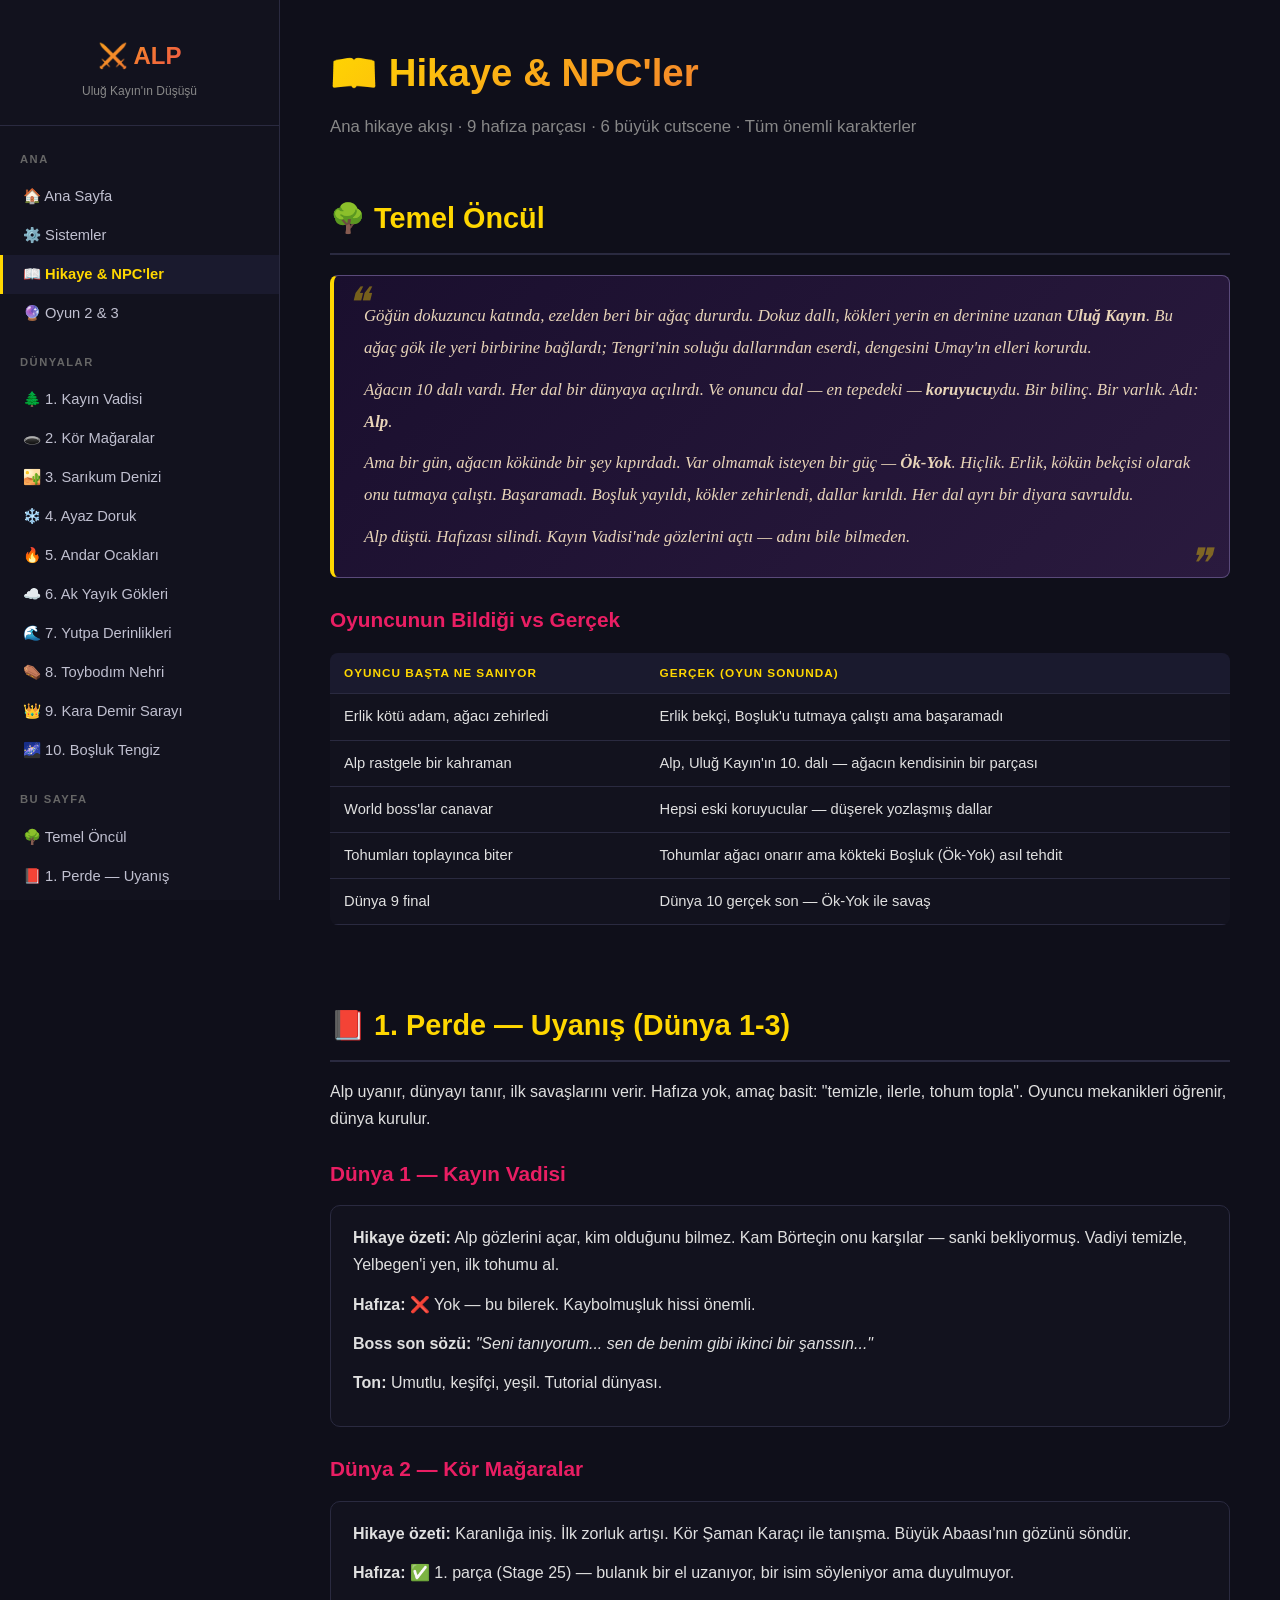
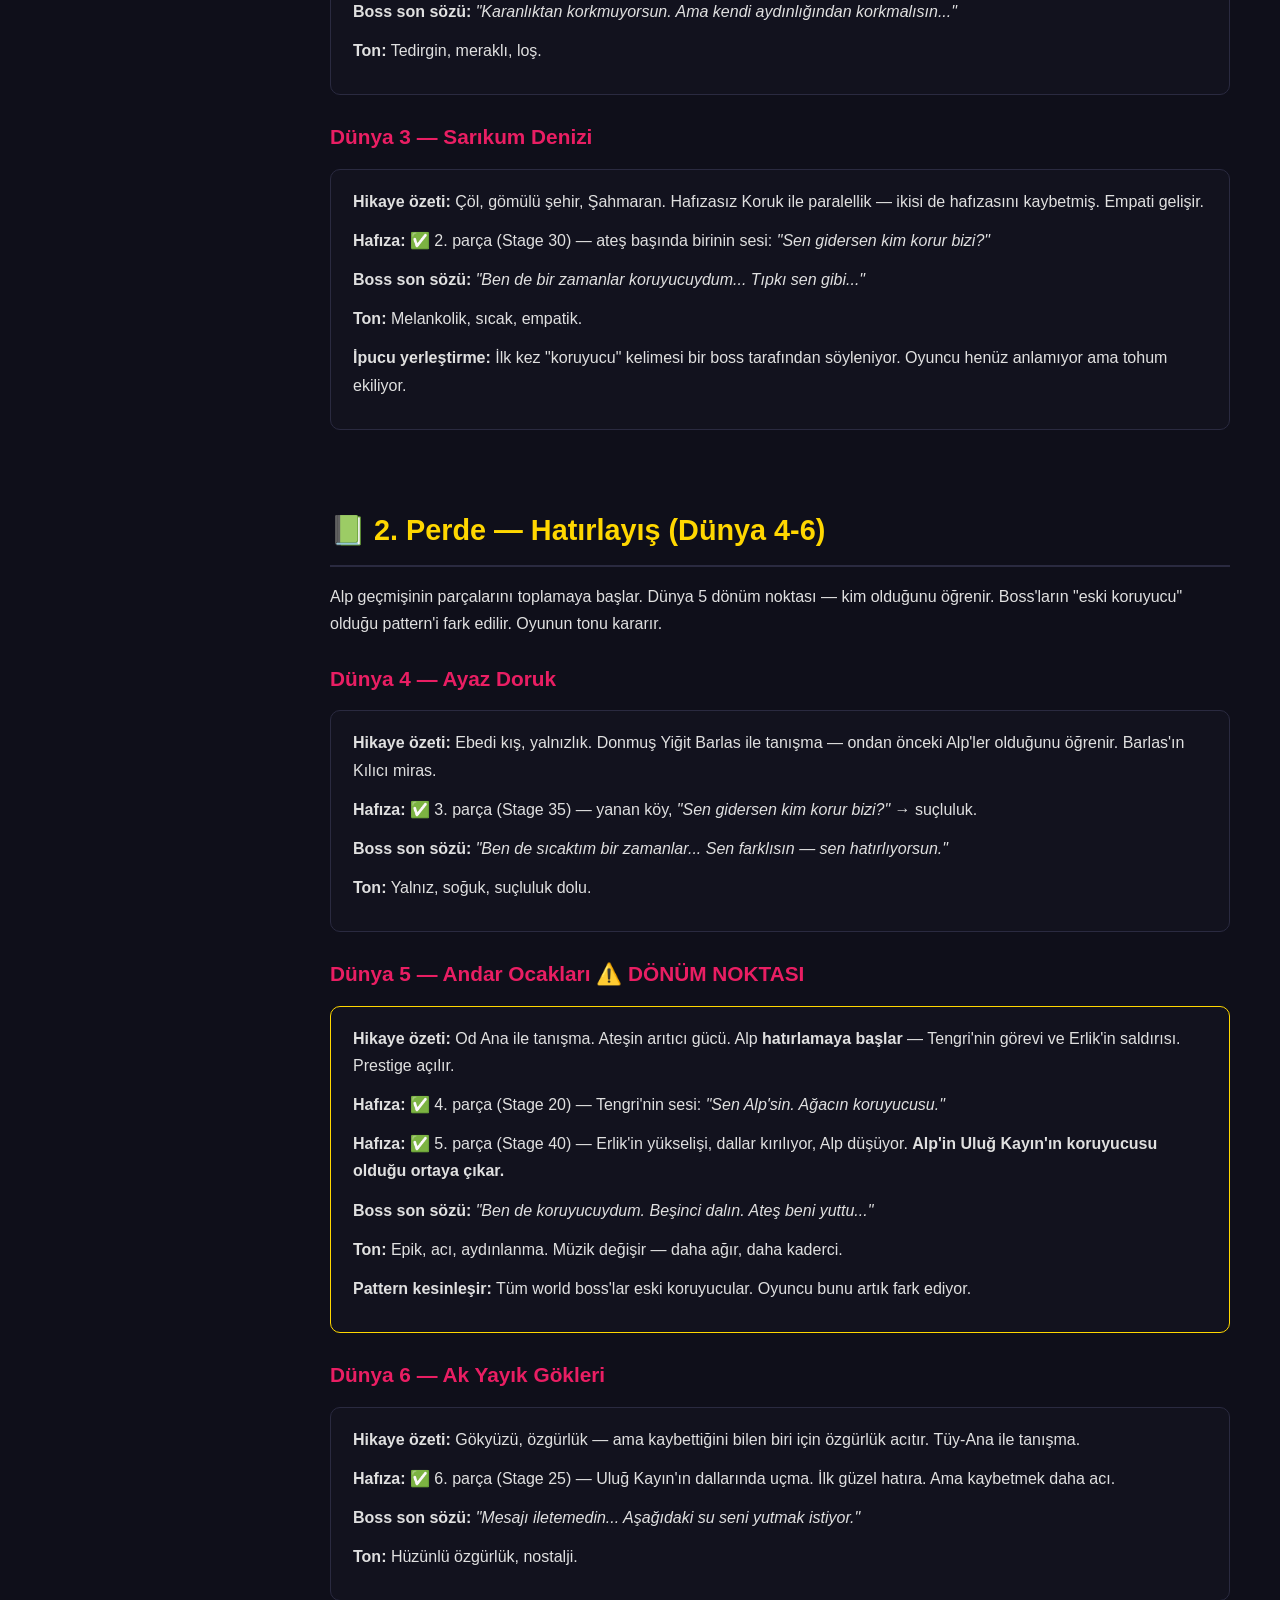
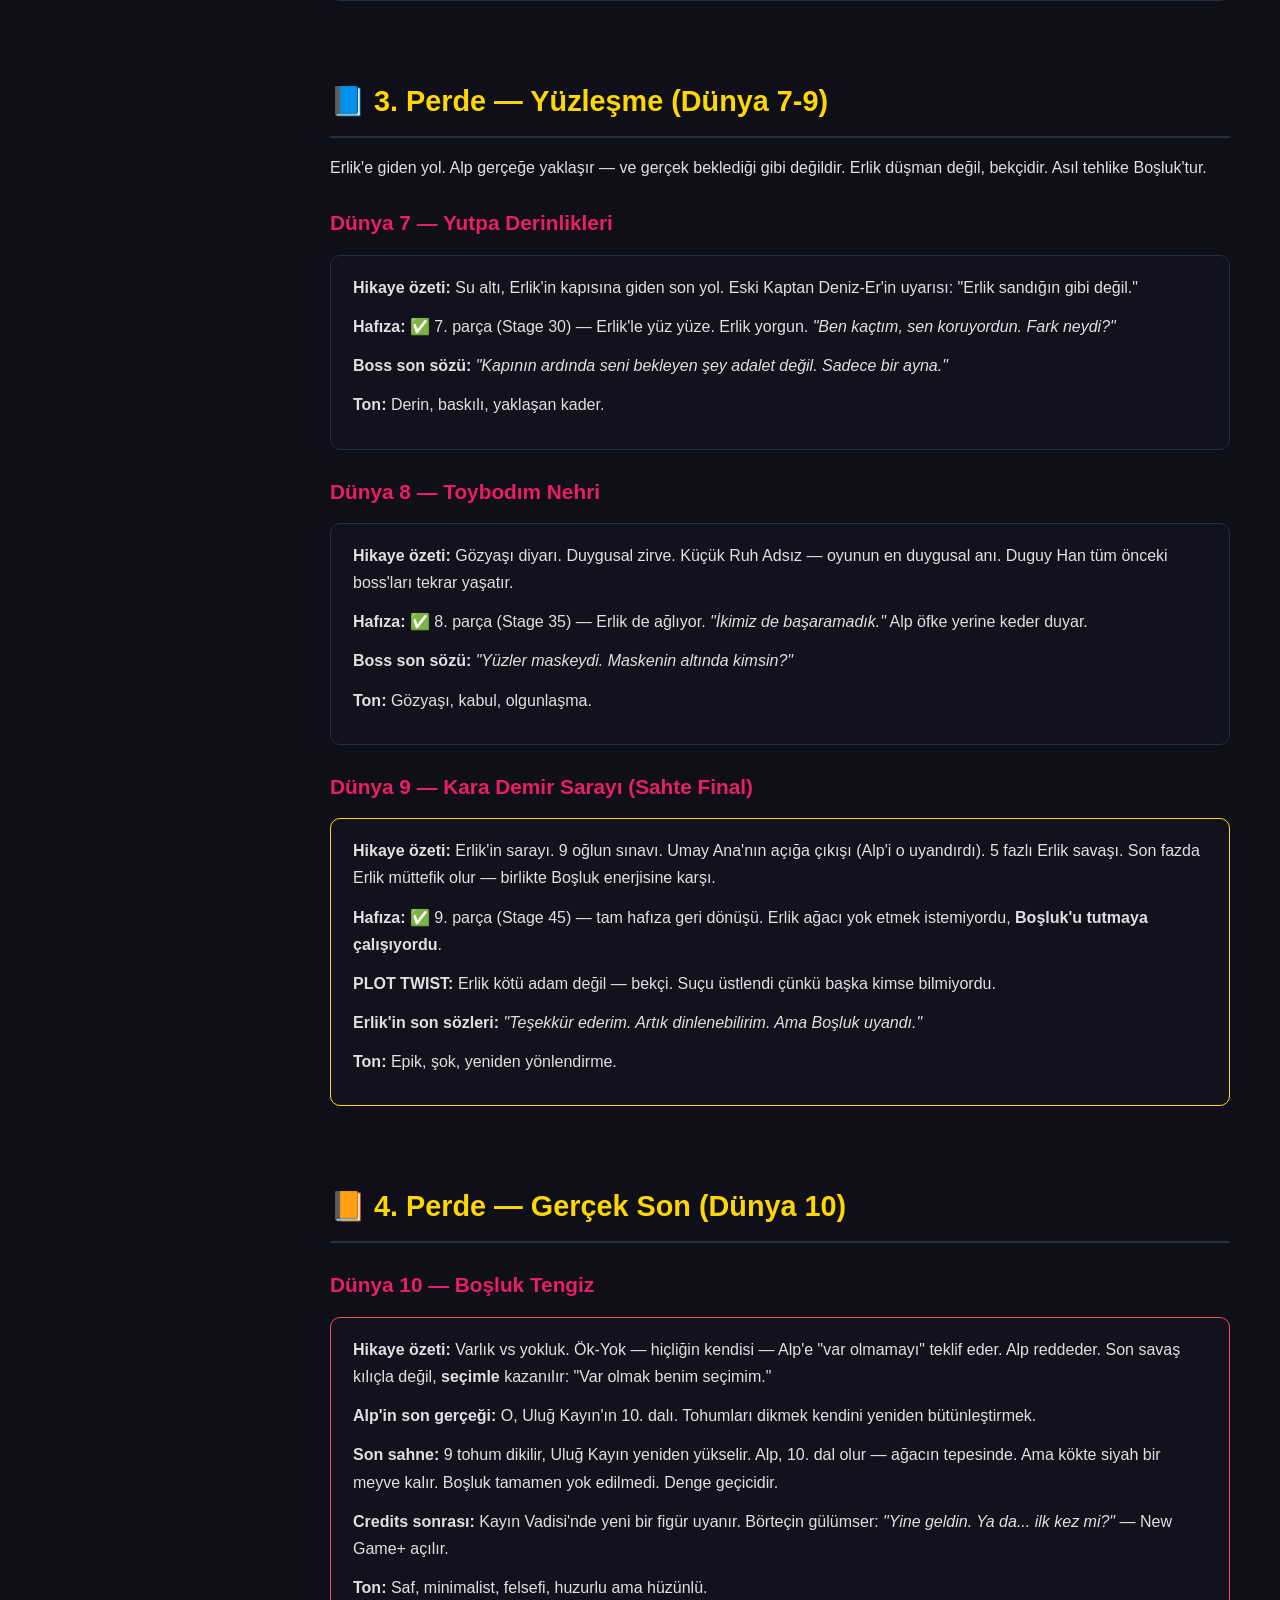
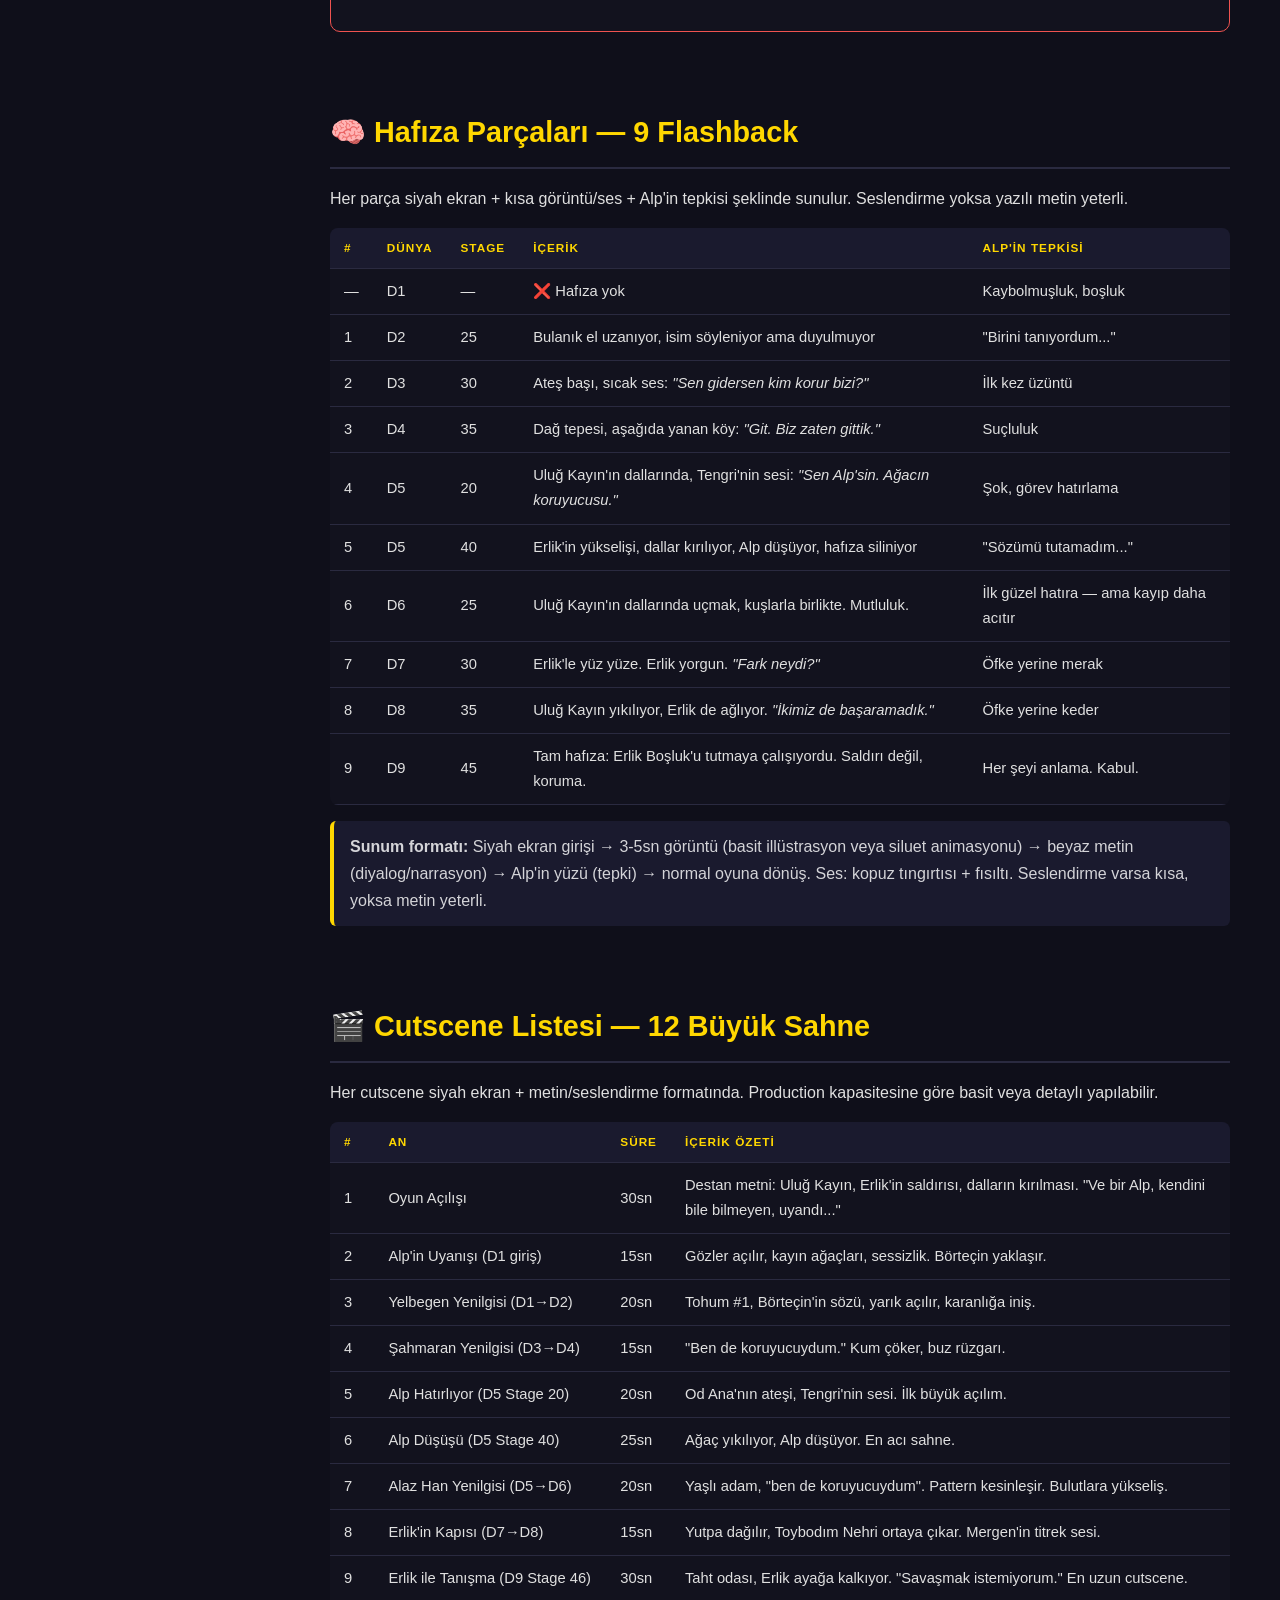
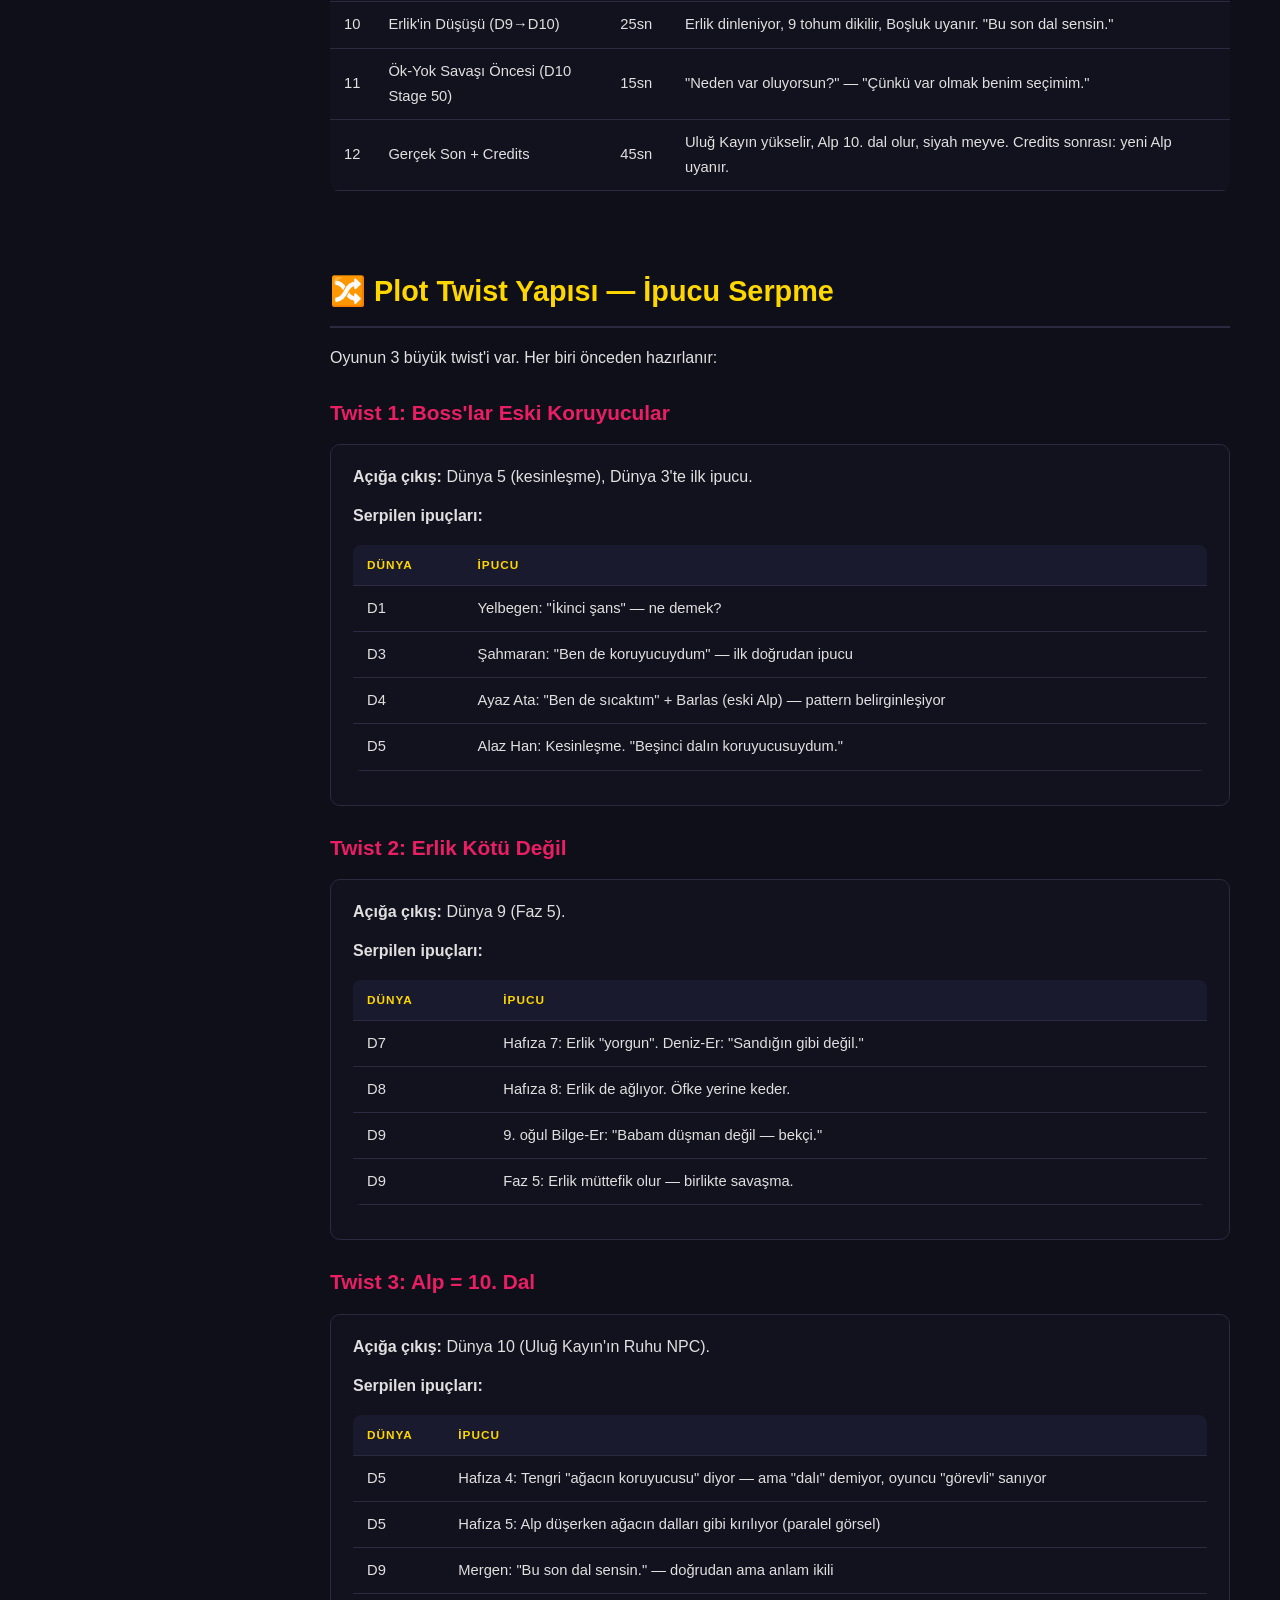
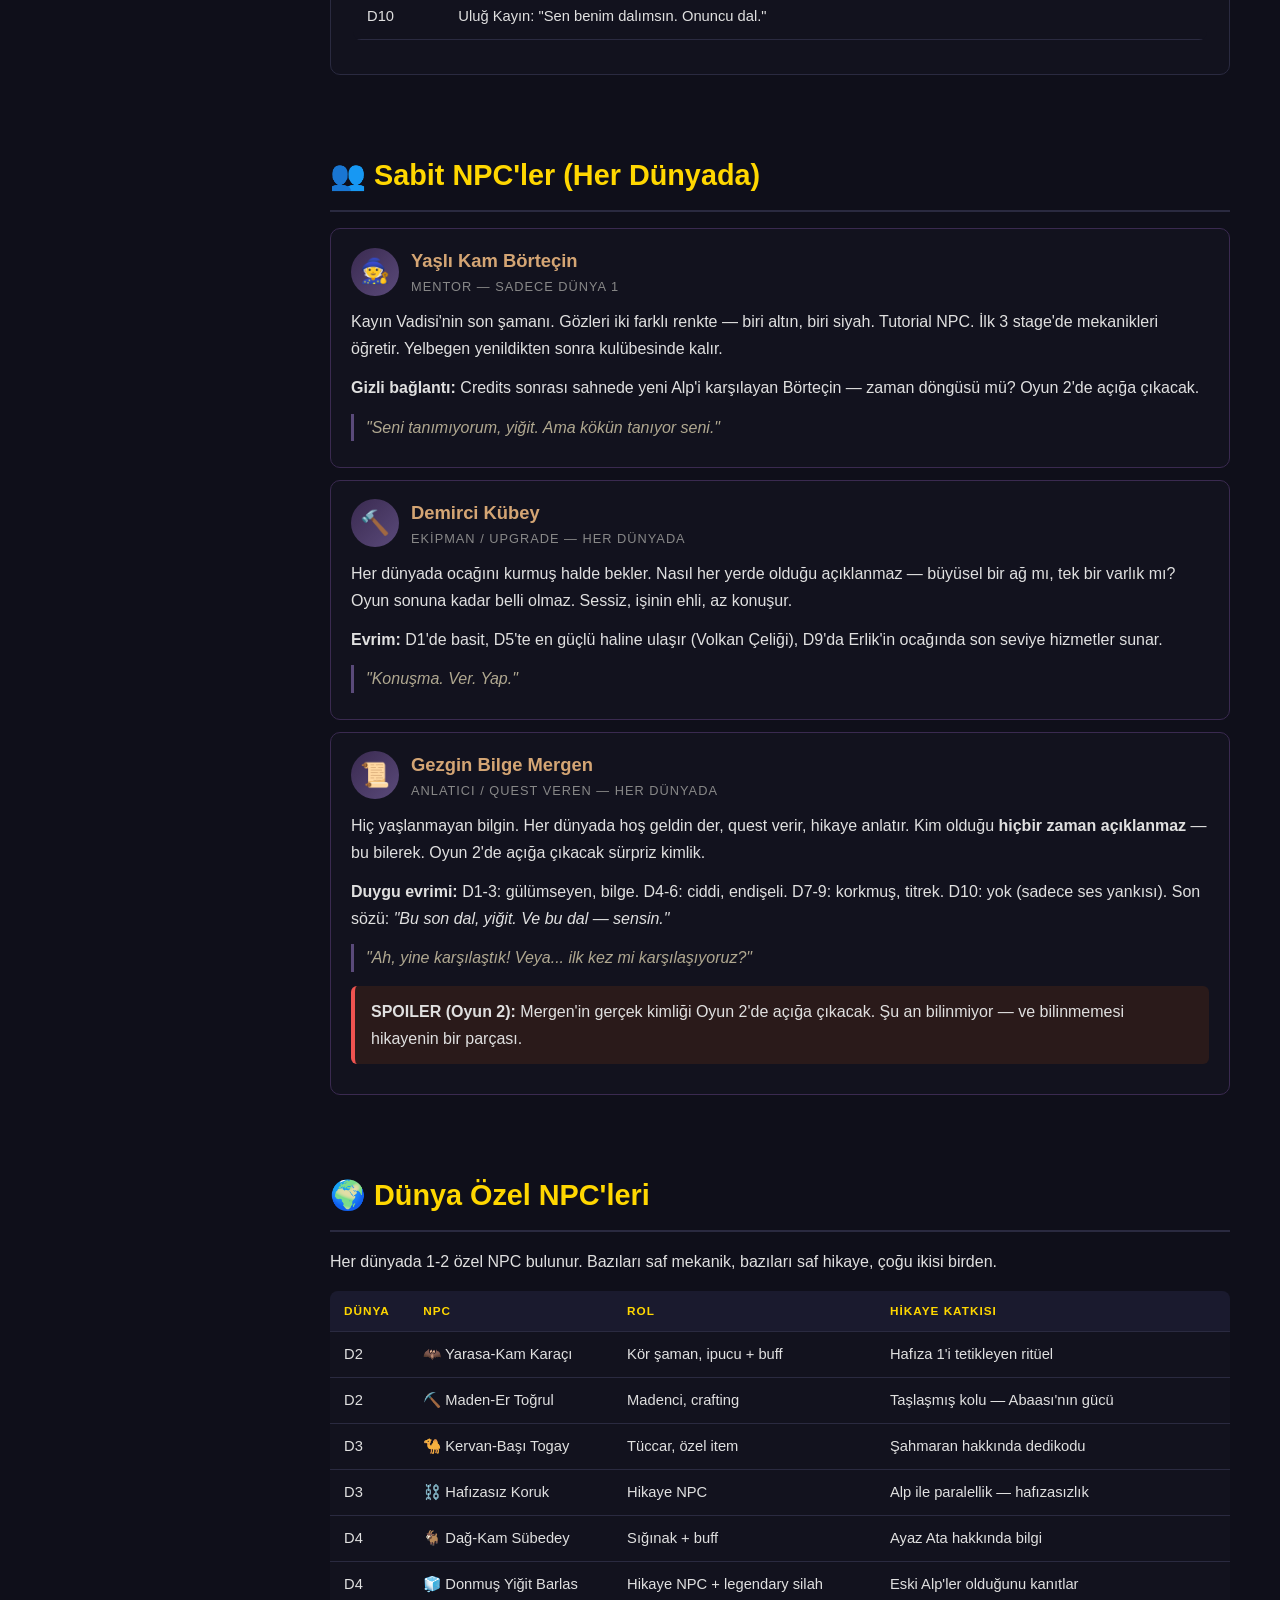
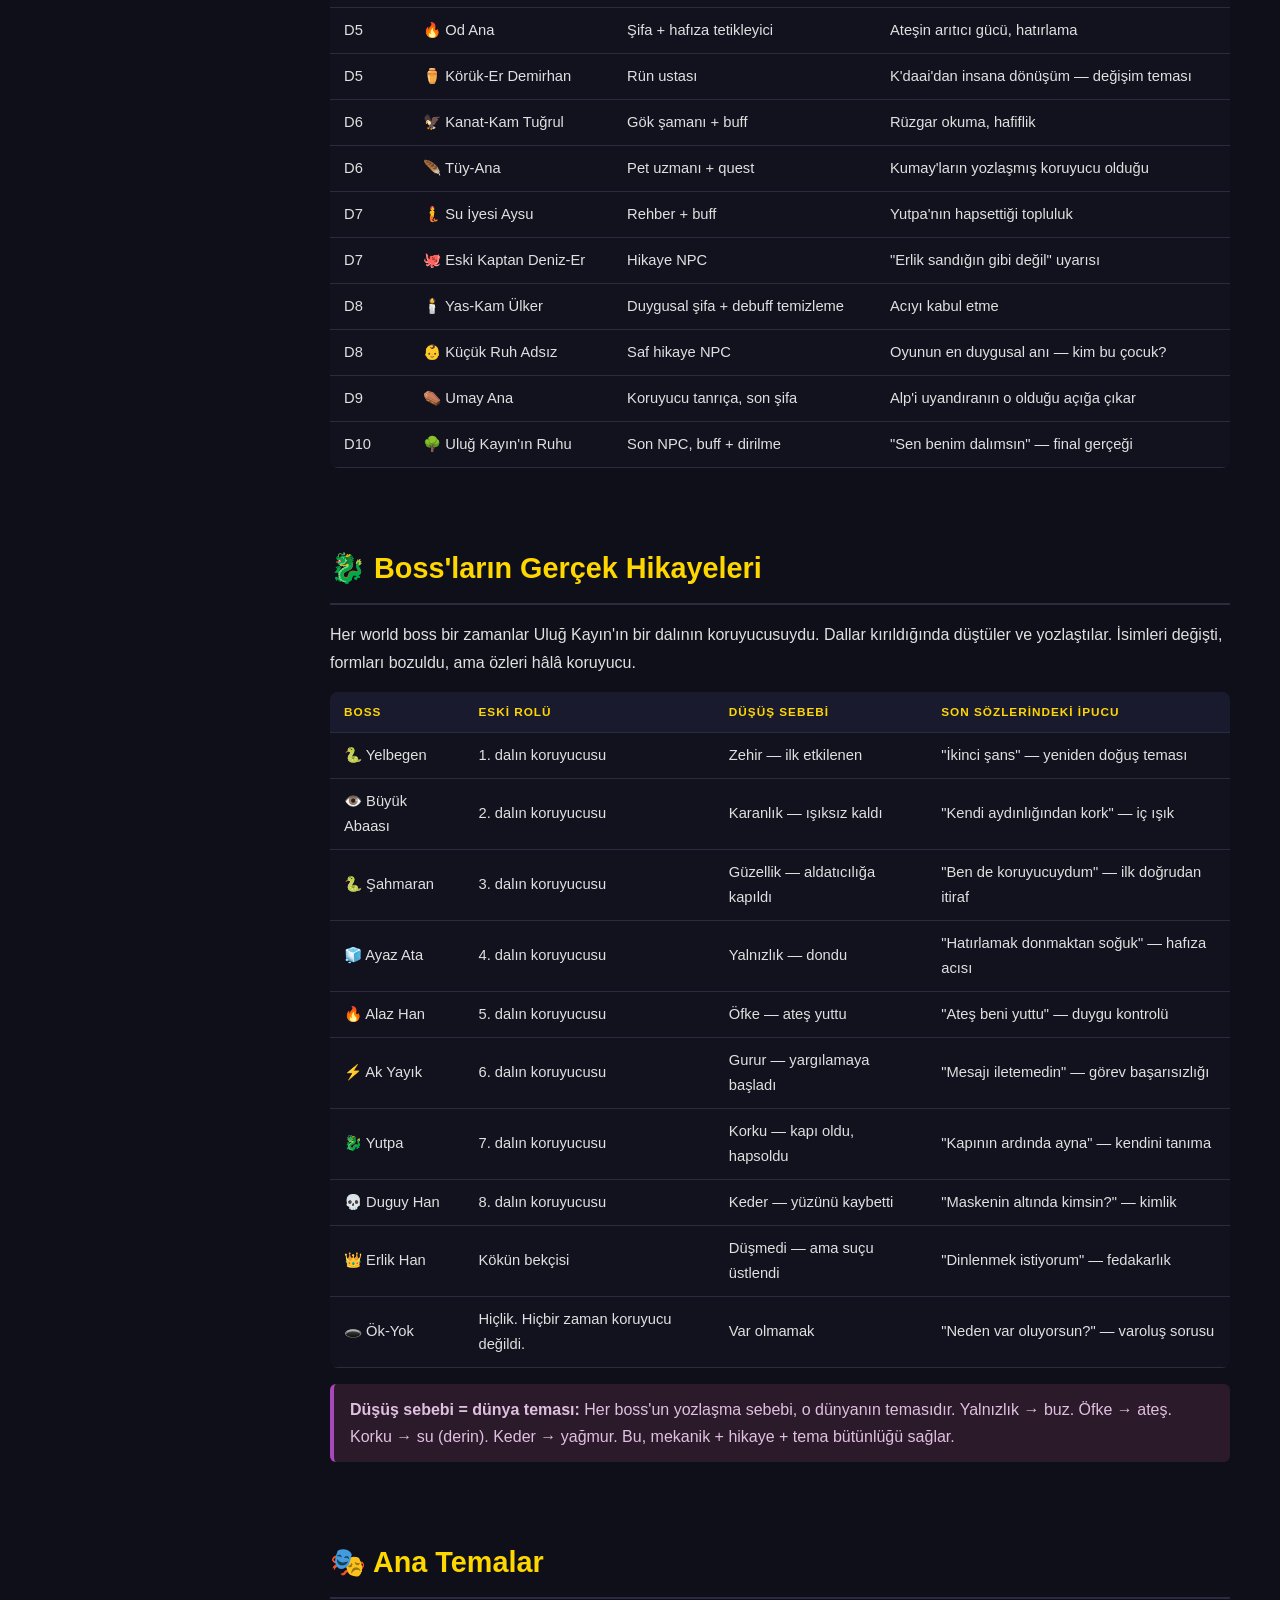
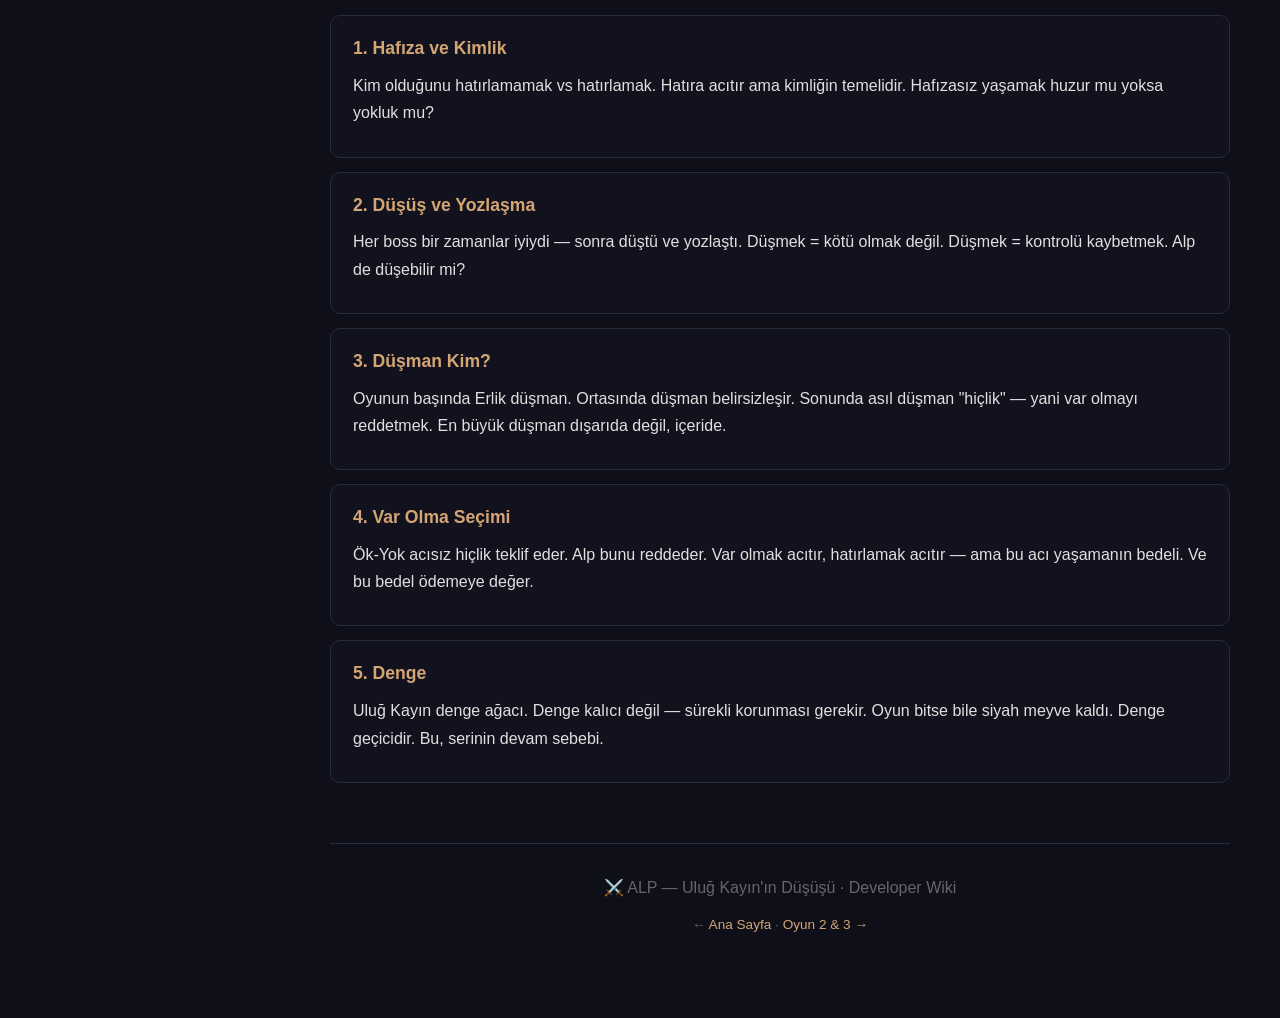
<file: taslaklar/story.html>
<!DOCTYPE html>
<html lang="tr">
<head>
<meta charset="UTF-8">
<meta name="viewport" content="width=device-width, initial-scale=1.0">
<title>Hikaye & NPC'ler | ALP Wiki</title>
<link rel="stylesheet" href="shared.css">
</head>
<body>
<div class="layout">
<aside class="sidebar">
<div class="sidebar-logo"><h1>⚔️ ALP</h1><div class="version">Uluğ Kayın'ın Düşüşü</div></div>
<nav>
<div class="nav-section">ANA</div>
<a href="index.html">🏠 Ana Sayfa</a>
<a href="systems.html">⚙️ Sistemler</a>
<a href="story.html" class="active">📖 Hikaye & NPC'ler</a>
<a href="sequels.html">🔮 Oyun 2 & 3</a>

<div class="nav-section">DÜNYALAR</div>
<a href="world-1-kayin-vadisi.html">🌲 1. Kayın Vadisi</a>
<a href="world-2-kor-magaralar.html">🕳️ 2. Kör Mağaralar</a>
<a href="world-3-sarikum-denizi.html">🏜️ 3. Sarıkum Denizi</a>
<a href="world-4-ayaz-doruk.html">❄️ 4. Ayaz Doruk</a>
<a href="world-5-andar-ocaklari.html">🔥 5. Andar Ocakları</a>
<a href="world-6-ak-yayik-gokleri.html">☁️ 6. Ak Yayık Gökleri</a>
<a href="world-7-yutpa-derinlikleri.html">🌊 7. Yutpa Derinlikleri</a>
<a href="world-8-toybodim-nehri.html">⚰️ 8. Toybodım Nehri</a>
<a href="world-9-kara-demir-sarayi.html">👑 9. Kara Demir Sarayı</a>
<a href="world-10-bosluk-tengiz.html">🌌 10. Boşluk Tengiz</a>

<div class="nav-section">BU SAYFA</div>
<a href="#premise">🌳 Temel Öncül</a>
<a href="#act1">📕 1. Perde — Uyanış</a>
<a href="#act2">📗 2. Perde — Hatırlayış</a>
<a href="#act3">📘 3. Perde — Yüzleşme</a>
<a href="#act4">📙 4. Perde — Gerçek Son</a>
<a href="#memories">🧠 Hafıza Parçaları</a>
<a href="#cutscenes">🎬 Cutscene Listesi</a>
<a href="#twist">🔀 Plot Twist Yapısı</a>
<a href="#npc-sabit">👥 Sabit NPC'ler</a>
<a href="#npc-dunya">🌍 Dünya NPC'leri</a>
<a href="#bosses-lore">🐉 Boss'ların Gerçek Hikayeleri</a>
<a href="#themes">🎭 Temalar</a>
</nav>
</aside>

<main class="main">
<h1 class="title">📖 Hikaye & NPC'ler</h1>
<p class="subtitle">Ana hikaye akışı · 9 hafıza parçası · 6 büyük cutscene · Tüm önemli karakterler</p>

<!-- ============================================================ -->
<!-- TEMEL ÖNCÜL -->
<!-- ============================================================ -->
<section id="premise">
<h2>🌳 Temel Öncül</h2>
<div class="destan">
<p>Göğün dokuzuncu katında, ezelden beri bir ağaç dururdu. Dokuz dallı, kökleri yerin en derinine uzanan <b>Uluğ Kayın</b>. Bu ağaç gök ile yeri birbirine bağlardı; Tengri'nin soluğu dallarından eserdi, dengesini Umay'ın elleri korurdu.</p>
<p>Ağacın 10 dalı vardı. Her dal bir dünyaya açılırdı. Ve onuncu dal — en tepedeki — <b>koruyucu</b>ydu. Bir bilinç. Bir varlık. Adı: <b>Alp</b>.</p>
<p>Ama bir gün, ağacın kökünde bir şey kıpırdadı. Var olmamak isteyen bir güç — <b>Ök-Yok</b>. Hiçlik. Erlik, kökün bekçisi olarak onu tutmaya çalıştı. Başaramadı. Boşluk yayıldı, kökler zehirlendi, dallar kırıldı. Her dal ayrı bir diyara savruldu.</p>
<p>Alp düştü. Hafızası silindi. Kayın Vadisi'nde gözlerini açtı — adını bile bilmeden.</p>
</div>

<h3>Oyuncunun Bildiği vs Gerçek</h3>
<table>
<tr><th>Oyuncu Başta Ne Sanıyor</th><th>Gerçek (Oyun Sonunda)</th></tr>
<tr><td>Erlik kötü adam, ağacı zehirledi</td><td>Erlik bekçi, Boşluk'u tutmaya çalıştı ama başaramadı</td></tr>
<tr><td>Alp rastgele bir kahraman</td><td>Alp, Uluğ Kayın'ın 10. dalı — ağacın kendisinin bir parçası</td></tr>
<tr><td>World boss'lar canavar</td><td>Hepsi eski koruyucular — düşerek yozlaşmış dallar</td></tr>
<tr><td>Tohumları toplayınca biter</td><td>Tohumlar ağacı onarır ama kökteki Boşluk (Ök-Yok) asıl tehdit</td></tr>
<tr><td>Dünya 9 final</td><td>Dünya 10 gerçek son — Ök-Yok ile savaş</td></tr>
</table>
</section>

<!-- ============================================================ -->
<!-- 1. PERDE -->
<!-- ============================================================ -->
<section id="act1">
<h2>📕 1. Perde — Uyanış (Dünya 1-3)</h2>
<p>Alp uyanır, dünyayı tanır, ilk savaşlarını verir. Hafıza yok, amaç basit: "temizle, ilerle, tohum topla". Oyuncu mekanikleri öğrenir, dünya kurulur.</p>

<h3>Dünya 1 — Kayın Vadisi</h3>
<div class="card">
<p><b>Hikaye özeti:</b> Alp gözlerini açar, kim olduğunu bilmez. Kam Börteçin onu karşılar — sanki bekliyormuş. Vadiyi temizle, Yelbegen'i yen, ilk tohumu al.</p>
<p><b>Hafıza:</b> ❌ Yok — bu bilerek. Kaybolmuşluk hissi önemli.</p>
<p><b>Boss son sözü:</b> <i>"Seni tanıyorum... sen de benim gibi ikinci bir şanssın..."</i></p>
<p><b>Ton:</b> Umutlu, keşifçi, yeşil. Tutorial dünyası.</p>
</div>

<h3>Dünya 2 — Kör Mağaralar</h3>
<div class="card">
<p><b>Hikaye özeti:</b> Karanlığa iniş. İlk zorluk artışı. Kör Şaman Karaçı ile tanışma. Büyük Abaası'nın gözünü söndür.</p>
<p><b>Hafıza:</b> ✅ 1. parça (Stage 25) — bulanık bir el uzanıyor, bir isim söyleniyor ama duyulmuyor.</p>
<p><b>Boss son sözü:</b> <i>"Karanlıktan korkmuyorsun. Ama kendi aydınlığından korkmalısın..."</i></p>
<p><b>Ton:</b> Tedirgin, meraklı, loş.</p>
</div>

<h3>Dünya 3 — Sarıkum Denizi</h3>
<div class="card">
<p><b>Hikaye özeti:</b> Çöl, gömülü şehir, Şahmaran. Hafızasız Koruk ile paralellik — ikisi de hafızasını kaybetmiş. Empati gelişir.</p>
<p><b>Hafıza:</b> ✅ 2. parça (Stage 30) — ateş başında birinin sesi: <i>"Sen gidersen kim korur bizi?"</i></p>
<p><b>Boss son sözü:</b> <i>"Ben de bir zamanlar koruyucuydum... Tıpkı sen gibi..."</i></p>
<p><b>Ton:</b> Melankolik, sıcak, empatik.</p>
<p><b>İpucu yerleştirme:</b> İlk kez "koruyucu" kelimesi bir boss tarafından söyleniyor. Oyuncu henüz anlamıyor ama tohum ekiliyor.</p>
</div>
</section>

<!-- ============================================================ -->
<!-- 2. PERDE -->
<!-- ============================================================ -->
<section id="act2">
<h2>📗 2. Perde — Hatırlayış (Dünya 4-6)</h2>
<p>Alp geçmişinin parçalarını toplamaya başlar. Dünya 5 dönüm noktası — kim olduğunu öğrenir. Boss'ların "eski koruyucu" olduğu pattern'i fark edilir. Oyunun tonu kararır.</p>

<h3>Dünya 4 — Ayaz Doruk</h3>
<div class="card">
<p><b>Hikaye özeti:</b> Ebedi kış, yalnızlık. Donmuş Yiğit Barlas ile tanışma — ondan önceki Alp'ler olduğunu öğrenir. Barlas'ın Kılıcı miras.</p>
<p><b>Hafıza:</b> ✅ 3. parça (Stage 35) — yanan köy, <i>"Sen gidersen kim korur bizi?"</i> → suçluluk.</p>
<p><b>Boss son sözü:</b> <i>"Ben de sıcaktım bir zamanlar... Sen farklısın — sen hatırlıyorsun."</i></p>
<p><b>Ton:</b> Yalnız, soğuk, suçluluk dolu.</p>
</div>

<h3>Dünya 5 — Andar Ocakları ⚠️ DÖNÜM NOKTASI</h3>
<div class="card" style="border-color:#FFD700">
<p><b>Hikaye özeti:</b> Od Ana ile tanışma. Ateşin arıtıcı gücü. Alp <b>hatırlamaya başlar</b> — Tengri'nin görevi ve Erlik'in saldırısı. Prestige açılır.</p>
<p><b>Hafıza:</b> ✅ 4. parça (Stage 20) — Tengri'nin sesi: <i>"Sen Alp'sin. Ağacın koruyucusu."</i></p>
<p><b>Hafıza:</b> ✅ 5. parça (Stage 40) — Erlik'in yükselişi, dallar kırılıyor, Alp düşüyor. <b>Alp'in Uluğ Kayın'ın koruyucusu olduğu ortaya çıkar.</b></p>
<p><b>Boss son sözü:</b> <i>"Ben de koruyucuydum. Beşinci dalın. Ateş beni yuttu..."</i></p>
<p><b>Ton:</b> Epik, acı, aydınlanma. Müzik değişir — daha ağır, daha kaderci.</p>
<p><b>Pattern kesinleşir:</b> Tüm world boss'lar eski koruyucular. Oyuncu bunu artık fark ediyor.</p>
</div>

<h3>Dünya 6 — Ak Yayık Gökleri</h3>
<div class="card">
<p><b>Hikaye özeti:</b> Gökyüzü, özgürlük — ama kaybettiğini bilen biri için özgürlük acıtır. Tüy-Ana ile tanışma.</p>
<p><b>Hafıza:</b> ✅ 6. parça (Stage 25) — Uluğ Kayın'ın dallarında uçma. İlk güzel hatıra. Ama kaybetmek daha acı.</p>
<p><b>Boss son sözü:</b> <i>"Mesajı iletemedin... Aşağıdaki su seni yutmak istiyor."</i></p>
<p><b>Ton:</b> Hüzünlü özgürlük, nostalji.</p>
</div>
</section>

<!-- ============================================================ -->
<!-- 3. PERDE -->
<!-- ============================================================ -->
<section id="act3">
<h2>📘 3. Perde — Yüzleşme (Dünya 7-9)</h2>
<p>Erlik'e giden yol. Alp gerçeğe yaklaşır — ve gerçek beklediği gibi değildir. Erlik düşman değil, bekçidir. Asıl tehlike Boşluk'tur.</p>

<h3>Dünya 7 — Yutpa Derinlikleri</h3>
<div class="card">
<p><b>Hikaye özeti:</b> Su altı, Erlik'in kapısına giden son yol. Eski Kaptan Deniz-Er'in uyarısı: "Erlik sandığın gibi değil."</p>
<p><b>Hafıza:</b> ✅ 7. parça (Stage 30) — Erlik'le yüz yüze. Erlik yorgun. <i>"Ben kaçtım, sen koruyordun. Fark neydi?"</i></p>
<p><b>Boss son sözü:</b> <i>"Kapının ardında seni bekleyen şey adalet değil. Sadece bir ayna."</i></p>
<p><b>Ton:</b> Derin, baskılı, yaklaşan kader.</p>
</div>

<h3>Dünya 8 — Toybodım Nehri</h3>
<div class="card">
<p><b>Hikaye özeti:</b> Gözyaşı diyarı. Duygusal zirve. Küçük Ruh Adsız — oyunun en duygusal anı. Duguy Han tüm önceki boss'ları tekrar yaşatır.</p>
<p><b>Hafıza:</b> ✅ 8. parça (Stage 35) — Erlik de ağlıyor. <i>"İkimiz de başaramadık."</i> Alp öfke yerine keder duyar.</p>
<p><b>Boss son sözü:</b> <i>"Yüzler maskeydi. Maskenin altında kimsin?"</i></p>
<p><b>Ton:</b> Gözyaşı, kabul, olgunlaşma.</p>
</div>

<h3>Dünya 9 — Kara Demir Sarayı (Sahte Final)</h3>
<div class="card" style="border-color:#FFD700">
<p><b>Hikaye özeti:</b> Erlik'in sarayı. 9 oğlun sınavı. Umay Ana'nın açığa çıkışı (Alp'i o uyandırdı). 5 fazlı Erlik savaşı. Son fazda Erlik müttefik olur — birlikte Boşluk enerjisine karşı.</p>
<p><b>Hafıza:</b> ✅ 9. parça (Stage 45) — tam hafıza geri dönüşü. Erlik ağacı yok etmek istemiyordu, <b>Boşluk'u tutmaya çalışıyordu</b>.</p>
<p><b>PLOT TWIST:</b> Erlik kötü adam değil — bekçi. Suçu üstlendi çünkü başka kimse bilmiyordu.</p>
<p><b>Erlik'in son sözleri:</b> <i>"Teşekkür ederim. Artık dinlenebilirim. Ama Boşluk uyandı."</i></p>
<p><b>Ton:</b> Epik, şok, yeniden yönlendirme.</p>
</div>
</section>

<!-- ============================================================ -->
<!-- 4. PERDE -->
<!-- ============================================================ -->
<section id="act4">
<h2>📙 4. Perde — Gerçek Son (Dünya 10)</h2>

<h3>Dünya 10 — Boşluk Tengiz</h3>
<div class="card" style="border-color:#ef5350">
<p><b>Hikaye özeti:</b> Varlık vs yokluk. Ök-Yok — hiçliğin kendisi — Alp'e "var olmamayı" teklif eder. Alp reddeder. Son savaş kılıçla değil, <b>seçimle</b> kazanılır: "Var olmak benim seçimim."</p>
<p><b>Alp'in son gerçeği:</b> O, Uluğ Kayın'ın 10. dalı. Tohumları dikmek kendini yeniden bütünleştirmek.</p>
<p><b>Son sahne:</b> 9 tohum dikilir, Uluğ Kayın yeniden yükselir. Alp, 10. dal olur — ağacın tepesinde. Ama kökte siyah bir meyve kalır. Boşluk tamamen yok edilmedi. Denge geçicidir.</p>
<p><b>Credits sonrası:</b> Kayın Vadisi'nde yeni bir figür uyanır. Börteçin gülümser: <i>"Yine geldin. Ya da... ilk kez mi?"</i> — New Game+ açılır.</p>
<p><b>Ton:</b> Saf, minimalist, felsefi, huzurlu ama hüzünlü.</p>
</div>
</section>

<!-- ============================================================ -->
<!-- HAFIZA PARÇALARI -->
<!-- ============================================================ -->
<section id="memories">
<h2>🧠 Hafıza Parçaları — 9 Flashback</h2>
<p>Her parça siyah ekran + kısa görüntü/ses + Alp'in tepkisi şeklinde sunulur. Seslendirme yoksa yazılı metin yeterli.</p>

<table>
<tr><th>#</th><th>Dünya</th><th>Stage</th><th>İçerik</th><th>Alp'in Tepkisi</th></tr>
<tr><td>—</td><td>D1</td><td>—</td><td>❌ Hafıza yok</td><td>Kaybolmuşluk, boşluk</td></tr>
<tr><td>1</td><td>D2</td><td>25</td><td>Bulanık el uzanıyor, isim söyleniyor ama duyulmuyor</td><td>"Birini tanıyordum..."</td></tr>
<tr><td>2</td><td>D3</td><td>30</td><td>Ateş başı, sıcak ses: <i>"Sen gidersen kim korur bizi?"</i></td><td>İlk kez üzüntü</td></tr>
<tr><td>3</td><td>D4</td><td>35</td><td>Dağ tepesi, aşağıda yanan köy: <i>"Git. Biz zaten gittik."</i></td><td>Suçluluk</td></tr>
<tr><td>4</td><td>D5</td><td>20</td><td>Uluğ Kayın'ın dallarında, Tengri'nin sesi: <i>"Sen Alp'sin. Ağacın koruyucusu."</i></td><td>Şok, görev hatırlama</td></tr>
<tr><td>5</td><td>D5</td><td>40</td><td>Erlik'in yükselişi, dallar kırılıyor, Alp düşüyor, hafıza siliniyor</td><td>"Sözümü tutamadım..."</td></tr>
<tr><td>6</td><td>D6</td><td>25</td><td>Uluğ Kayın'ın dallarında uçmak, kuşlarla birlikte. Mutluluk.</td><td>İlk güzel hatıra — ama kayıp daha acıtır</td></tr>
<tr><td>7</td><td>D7</td><td>30</td><td>Erlik'le yüz yüze. Erlik yorgun. <i>"Fark neydi?"</i></td><td>Öfke yerine merak</td></tr>
<tr><td>8</td><td>D8</td><td>35</td><td>Uluğ Kayın yıkılıyor, Erlik de ağlıyor. <i>"İkimiz de başaramadık."</i></td><td>Öfke yerine keder</td></tr>
<tr><td>9</td><td>D9</td><td>45</td><td>Tam hafıza: Erlik Boşluk'u tutmaya çalışıyordu. Saldırı değil, koruma.</td><td>Her şeyi anlama. Kabul.</td></tr>
</table>

<div class="note"><b>Sunum formatı:</b> Siyah ekran girişi → 3-5sn görüntü (basit illüstrasyon veya siluet animasyonu) → beyaz metin (diyalog/narrasyon) → Alp'in yüzü (tepki) → normal oyuna dönüş. Ses: kopuz tıngırtısı + fısıltı. Seslendirme varsa kısa, yoksa metin yeterli.</div>
</section>

<!-- ============================================================ -->
<!-- CUTSCENE LİSTESİ -->
<!-- ============================================================ -->
<section id="cutscenes">
<h2>🎬 Cutscene Listesi — 12 Büyük Sahne</h2>
<p>Her cutscene siyah ekran + metin/seslendirme formatında. Production kapasitesine göre basit veya detaylı yapılabilir.</p>

<table>
<tr><th>#</th><th>An</th><th>Süre</th><th>İçerik Özeti</th></tr>
<tr><td>1</td><td>Oyun Açılışı</td><td>30sn</td><td>Destan metni: Uluğ Kayın, Erlik'in saldırısı, dalların kırılması. "Ve bir Alp, kendini bile bilmeyen, uyandı..."</td></tr>
<tr><td>2</td><td>Alp'in Uyanışı (D1 giriş)</td><td>15sn</td><td>Gözler açılır, kayın ağaçları, sessizlik. Börteçin yaklaşır.</td></tr>
<tr><td>3</td><td>Yelbegen Yenilgisi (D1→D2)</td><td>20sn</td><td>Tohum #1, Börteçin'in sözü, yarık açılır, karanlığa iniş.</td></tr>
<tr><td>4</td><td>Şahmaran Yenilgisi (D3→D4)</td><td>15sn</td><td>"Ben de koruyucuydum." Kum çöker, buz rüzgarı.</td></tr>
<tr><td>5</td><td>Alp Hatırlıyor (D5 Stage 20)</td><td>20sn</td><td>Od Ana'nın ateşi, Tengri'nin sesi. İlk büyük açılım.</td></tr>
<tr><td>6</td><td>Alp Düşüşü (D5 Stage 40)</td><td>25sn</td><td>Ağaç yıkılıyor, Alp düşüyor. En acı sahne.</td></tr>
<tr><td>7</td><td>Alaz Han Yenilgisi (D5→D6)</td><td>20sn</td><td>Yaşlı adam, "ben de koruyucuydum". Pattern kesinleşir. Bulutlara yükseliş.</td></tr>
<tr><td>8</td><td>Erlik'in Kapısı (D7→D8)</td><td>15sn</td><td>Yutpa dağılır, Toybodım Nehri ortaya çıkar. Mergen'in titrek sesi.</td></tr>
<tr><td>9</td><td>Erlik ile Tanışma (D9 Stage 46)</td><td>30sn</td><td>Taht odası, Erlik ayağa kalkıyor. "Savaşmak istemiyorum." En uzun cutscene.</td></tr>
<tr><td>10</td><td>Erlik'in Düşüşü (D9→D10)</td><td>25sn</td><td>Erlik dinleniyor, 9 tohum dikilir, Boşluk uyanır. "Bu son dal sensin."</td></tr>
<tr><td>11</td><td>Ök-Yok Savaşı Öncesi (D10 Stage 50)</td><td>15sn</td><td>"Neden var oluyorsun?" — "Çünkü var olmak benim seçimim."</td></tr>
<tr><td>12</td><td>Gerçek Son + Credits</td><td>45sn</td><td>Uluğ Kayın yükselir, Alp 10. dal olur, siyah meyve. Credits sonrası: yeni Alp uyanır.</td></tr>
</table>
</section>

<!-- ============================================================ -->
<!-- PLOT TWIST YAPISI -->
<!-- ============================================================ -->
<section id="twist">
<h2>🔀 Plot Twist Yapısı — İpucu Serpme</h2>
<p>Oyunun 3 büyük twist'i var. Her biri önceden hazırlanır:</p>

<h3>Twist 1: Boss'lar Eski Koruyucular</h3>
<div class="card">
<p><b>Açığa çıkış:</b> Dünya 5 (kesinleşme), Dünya 3'te ilk ipucu.</p>
<p><b>Serpilen ipuçları:</b></p>
<table>
<tr><th>Dünya</th><th>İpucu</th></tr>
<tr><td>D1</td><td>Yelbegen: "İkinci şans" — ne demek?</td></tr>
<tr><td>D3</td><td>Şahmaran: "Ben de koruyucuydum" — ilk doğrudan ipucu</td></tr>
<tr><td>D4</td><td>Ayaz Ata: "Ben de sıcaktım" + Barlas (eski Alp) — pattern belirginleşiyor</td></tr>
<tr><td>D5</td><td>Alaz Han: Kesinleşme. "Beşinci dalın koruyucusuydum."</td></tr>
</table>
</div>

<h3>Twist 2: Erlik Kötü Değil</h3>
<div class="card">
<p><b>Açığa çıkış:</b> Dünya 9 (Faz 5).</p>
<p><b>Serpilen ipuçları:</b></p>
<table>
<tr><th>Dünya</th><th>İpucu</th></tr>
<tr><td>D7</td><td>Hafıza 7: Erlik "yorgun". Deniz-Er: "Sandığın gibi değil."</td></tr>
<tr><td>D8</td><td>Hafıza 8: Erlik de ağlıyor. Öfke yerine keder.</td></tr>
<tr><td>D9</td><td>9. oğul Bilge-Er: "Babam düşman değil — bekçi."</td></tr>
<tr><td>D9</td><td>Faz 5: Erlik müttefik olur — birlikte savaşma.</td></tr>
</table>
</div>

<h3>Twist 3: Alp = 10. Dal</h3>
<div class="card">
<p><b>Açığa çıkış:</b> Dünya 10 (Uluğ Kayın'ın Ruhu NPC).</p>
<p><b>Serpilen ipuçları:</b></p>
<table>
<tr><th>Dünya</th><th>İpucu</th></tr>
<tr><td>D5</td><td>Hafıza 4: Tengri "ağacın koruyucusu" diyor — ama "dalı" demiyor, oyuncu "görevli" sanıyor</td></tr>
<tr><td>D5</td><td>Hafıza 5: Alp düşerken ağacın dalları gibi kırılıyor (paralel görsel)</td></tr>
<tr><td>D9</td><td>Mergen: "Bu son dal sensin." — doğrudan ama anlam ikili</td></tr>
<tr><td>D10</td><td>Uluğ Kayın: "Sen benim dalımsın. Onuncu dal."</td></tr>
</table>
</div>
</section>

<!-- ============================================================ -->
<!-- SABİT NPC'LER -->
<!-- ============================================================ -->
<section id="npc-sabit">
<h2>👥 Sabit NPC'ler (Her Dünyada)</h2>

<div class="npc">
<div class="npc-header">
<div class="npc-avatar">🧙</div>
<div><div class="npc-name">Yaşlı Kam Börteçin</div><div class="npc-role">Mentor — Sadece Dünya 1</div></div>
</div>
<p>Kayın Vadisi'nin son şamanı. Gözleri iki farklı renkte — biri altın, biri siyah. Tutorial NPC. İlk 3 stage'de mekanikleri öğretir. Yelbegen yenildikten sonra kulübesinde kalır.</p>
<p><b>Gizli bağlantı:</b> Credits sonrası sahnede yeni Alp'i karşılayan Börteçin — zaman döngüsü mü? Oyun 2'de açığa çıkacak.</p>
<div class="npc-quote">"Seni tanımıyorum, yiğit. Ama kökün tanıyor seni."</div>
</div>

<div class="npc">
<div class="npc-header">
<div class="npc-avatar">🔨</div>
<div><div class="npc-name">Demirci Kübey</div><div class="npc-role">Ekipman / Upgrade — Her Dünyada</div></div>
</div>
<p>Her dünyada ocağını kurmuş halde bekler. Nasıl her yerde olduğu açıklanmaz — büyüsel bir ağ mı, tek bir varlık mı? Oyun sonuna kadar belli olmaz. Sessiz, işinin ehli, az konuşur.</p>
<p><b>Evrim:</b> D1'de basit, D5'te en güçlü haline ulaşır (Volkan Çeliği), D9'da Erlik'in ocağında son seviye hizmetler sunar.</p>
<div class="npc-quote">"Konuşma. Ver. Yap."</div>
</div>

<div class="npc">
<div class="npc-header">
<div class="npc-avatar">📜</div>
<div><div class="npc-name">Gezgin Bilge Mergen</div><div class="npc-role">Anlatıcı / Quest Veren — Her Dünyada</div></div>
</div>
<p>Hiç yaşlanmayan bilgin. Her dünyada hoş geldin der, quest verir, hikaye anlatır. Kim olduğu <b>hiçbir zaman açıklanmaz</b> — bu bilerek. Oyun 2'de açığa çıkacak sürpriz kimlik.</p>
<p><b>Duygu evrimi:</b> D1-3: gülümseyen, bilge. D4-6: ciddi, endişeli. D7-9: korkmuş, titrek. D10: yok (sadece ses yankısı). Son sözü: <i>"Bu son dal, yiğit. Ve bu dal — sensin."</i></p>
<div class="npc-quote">"Ah, yine karşılaştık! Veya... ilk kez mi karşılaşıyoruz?"</div>
<div class="warn"><b>SPOILER (Oyun 2):</b> Mergen'in gerçek kimliği Oyun 2'de açığa çıkacak. Şu an bilinmiyor — ve bilinmemesi hikayenin bir parçası.</div>
</div>
</section>

<!-- ============================================================ -->
<!-- DÜNYA NPC'LERİ -->
<!-- ============================================================ -->
<section id="npc-dunya">
<h2>🌍 Dünya Özel NPC'leri</h2>
<p>Her dünyada 1-2 özel NPC bulunur. Bazıları saf mekanik, bazıları saf hikaye, çoğu ikisi birden.</p>

<table>
<tr><th>Dünya</th><th>NPC</th><th>Rol</th><th>Hikaye Katkısı</th></tr>
<tr><td>D2</td><td>🦇 Yarasa-Kam Karaçı</td><td>Kör şaman, ipucu + buff</td><td>Hafıza 1'i tetikleyen ritüel</td></tr>
<tr><td>D2</td><td>⛏️ Maden-Er Toğrul</td><td>Madenci, crafting</td><td>Taşlaşmış kolu — Abaası'nın gücü</td></tr>
<tr><td>D3</td><td>🐪 Kervan-Başı Togay</td><td>Tüccar, özel item</td><td>Şahmaran hakkında dedikodu</td></tr>
<tr><td>D3</td><td>⛓️ Hafızasız Koruk</td><td>Hikaye NPC</td><td>Alp ile paralellik — hafızasızlık</td></tr>
<tr><td>D4</td><td>🐐 Dağ-Kam Sübedey</td><td>Sığınak + buff</td><td>Ayaz Ata hakkında bilgi</td></tr>
<tr><td>D4</td><td>🧊 Donmuş Yiğit Barlas</td><td>Hikaye NPC + legendary silah</td><td>Eski Alp'ler olduğunu kanıtlar</td></tr>
<tr><td>D5</td><td>🔥 Od Ana</td><td>Şifa + hafıza tetikleyici</td><td>Ateşin arıtıcı gücü, hatırlama</td></tr>
<tr><td>D5</td><td>⚱️ Körük-Er Demirhan</td><td>Rün ustası</td><td>K'daai'dan insana dönüşüm — değişim teması</td></tr>
<tr><td>D6</td><td>🦅 Kanat-Kam Tuğrul</td><td>Gök şamanı + buff</td><td>Rüzgar okuma, hafiflik</td></tr>
<tr><td>D6</td><td>🪶 Tüy-Ana</td><td>Pet uzmanı + quest</td><td>Kumay'ların yozlaşmış koruyucu olduğu</td></tr>
<tr><td>D7</td><td>🧜 Su İyesi Aysu</td><td>Rehber + buff</td><td>Yutpa'nın hapsettiği topluluk</td></tr>
<tr><td>D7</td><td>🐙 Eski Kaptan Deniz-Er</td><td>Hikaye NPC</td><td>"Erlik sandığın gibi değil" uyarısı</td></tr>
<tr><td>D8</td><td>🕯️ Yas-Kam Ülker</td><td>Duygusal şifa + debuff temizleme</td><td>Acıyı kabul etme</td></tr>
<tr><td>D8</td><td>👶 Küçük Ruh Adsız</td><td>Saf hikaye NPC</td><td>Oyunun en duygusal anı — kim bu çocuk?</td></tr>
<tr><td>D9</td><td>⚰️ Umay Ana</td><td>Koruyucu tanrıça, son şifa</td><td>Alp'i uyandıranın o olduğu açığa çıkar</td></tr>
<tr><td>D10</td><td>🌳 Uluğ Kayın'ın Ruhu</td><td>Son NPC, buff + dirilme</td><td>"Sen benim dalımsın" — final gerçeği</td></tr>
</table>
</section>

<!-- ============================================================ -->
<!-- BOSS LORE -->
<!-- ============================================================ -->
<section id="bosses-lore">
<h2>🐉 Boss'ların Gerçek Hikayeleri</h2>
<p>Her world boss bir zamanlar Uluğ Kayın'ın bir dalının koruyucusuydu. Dallar kırıldığında düştüler ve yozlaştılar. İsimleri değişti, formları bozuldu, ama özleri hâlâ koruyucu.</p>

<table>
<tr><th>Boss</th><th>Eski Rolü</th><th>Düşüş Sebebi</th><th>Son Sözlerindeki İpucu</th></tr>
<tr><td>🐍 Yelbegen</td><td>1. dalın koruyucusu</td><td>Zehir — ilk etkilenen</td><td>"İkinci şans" — yeniden doğuş teması</td></tr>
<tr><td>👁️ Büyük Abaası</td><td>2. dalın koruyucusu</td><td>Karanlık — ışıksız kaldı</td><td>"Kendi aydınlığından kork" — iç ışık</td></tr>
<tr><td>🐍 Şahmaran</td><td>3. dalın koruyucusu</td><td>Güzellik — aldatıcılığa kapıldı</td><td>"Ben de koruyucuydum" — ilk doğrudan itiraf</td></tr>
<tr><td>🧊 Ayaz Ata</td><td>4. dalın koruyucusu</td><td>Yalnızlık — dondu</td><td>"Hatırlamak donmaktan soğuk" — hafıza acısı</td></tr>
<tr><td>🔥 Alaz Han</td><td>5. dalın koruyucusu</td><td>Öfke — ateş yuttu</td><td>"Ateş beni yuttu" — duygu kontrolü</td></tr>
<tr><td>⚡ Ak Yayık</td><td>6. dalın koruyucusu</td><td>Gurur — yargılamaya başladı</td><td>"Mesajı iletemedin" — görev başarısızlığı</td></tr>
<tr><td>🐉 Yutpa</td><td>7. dalın koruyucusu</td><td>Korku — kapı oldu, hapsoldu</td><td>"Kapının ardında ayna" — kendini tanıma</td></tr>
<tr><td>💀 Duguy Han</td><td>8. dalın koruyucusu</td><td>Keder — yüzünü kaybetti</td><td>"Maskenin altında kimsin?" — kimlik</td></tr>
<tr><td>👑 Erlik Han</td><td>Kökün bekçisi</td><td>Düşmedi — ama suçu üstlendi</td><td>"Dinlenmek istiyorum" — fedakarlık</td></tr>
<tr><td>🕳️ Ök-Yok</td><td>Hiçlik. Hiçbir zaman koruyucu değildi.</td><td>Var olmamak</td><td>"Neden var oluyorsun?" — varoluş sorusu</td></tr>
</table>

<div class="lore"><b>Düşüş sebebi = dünya teması:</b> Her boss'un yozlaşma sebebi, o dünyanın temasıdır. Yalnızlık → buz. Öfke → ateş. Korku → su (derin). Keder → yağmur. Bu, mekanik + hikaye + tema bütünlüğü sağlar.</div>
</section>

<!-- ============================================================ -->
<!-- TEMALAR -->
<!-- ============================================================ -->
<section id="themes">
<h2>🎭 Ana Temalar</h2>

<div class="card">
<h4>1. Hafıza ve Kimlik</h4>
<p>Kim olduğunu hatırlamamak vs hatırlamak. Hatıra acıtır ama kimliğin temelidir. Hafızasız yaşamak huzur mu yoksa yokluk mu?</p>
</div>

<div class="card">
<h4>2. Düşüş ve Yozlaşma</h4>
<p>Her boss bir zamanlar iyiydi — sonra düştü ve yozlaştı. Düşmek = kötü olmak değil. Düşmek = kontrolü kaybetmek. Alp de düşebilir mi?</p>
</div>

<div class="card">
<h4>3. Düşman Kim?</h4>
<p>Oyunun başında Erlik düşman. Ortasında düşman belirsizleşir. Sonunda asıl düşman "hiçlik" — yani var olmayı reddetmek. En büyük düşman dışarıda değil, içeride.</p>
</div>

<div class="card">
<h4>4. Var Olma Seçimi</h4>
<p>Ök-Yok acısız hiçlik teklif eder. Alp bunu reddeder. Var olmak acıtır, hatırlamak acıtır — ama bu acı yaşamanın bedeli. Ve bu bedel ödemeye değer.</p>
</div>

<div class="card">
<h4>5. Denge</h4>
<p>Uluğ Kayın denge ağacı. Denge kalıcı değil — sürekli korunması gerekir. Oyun bitse bile siyah meyve kaldı. Denge geçicidir. Bu, serinin devam sebebi.</p>
</div>
</section>

<div style="text-align:center;margin-top:60px;padding:30px;color:#666;border-top:1px solid #2a2a40">
<p>⚔️ ALP — Uluğ Kayın'ın Düşüşü · Developer Wiki</p>
<p style="font-size:.85em;margin-top:8px">← <a href="index.html">Ana Sayfa</a> · <a href="sequels.html">Oyun 2 & 3 →</a></p>
</div>
</main>
</div>
</body>
</html>
</file>
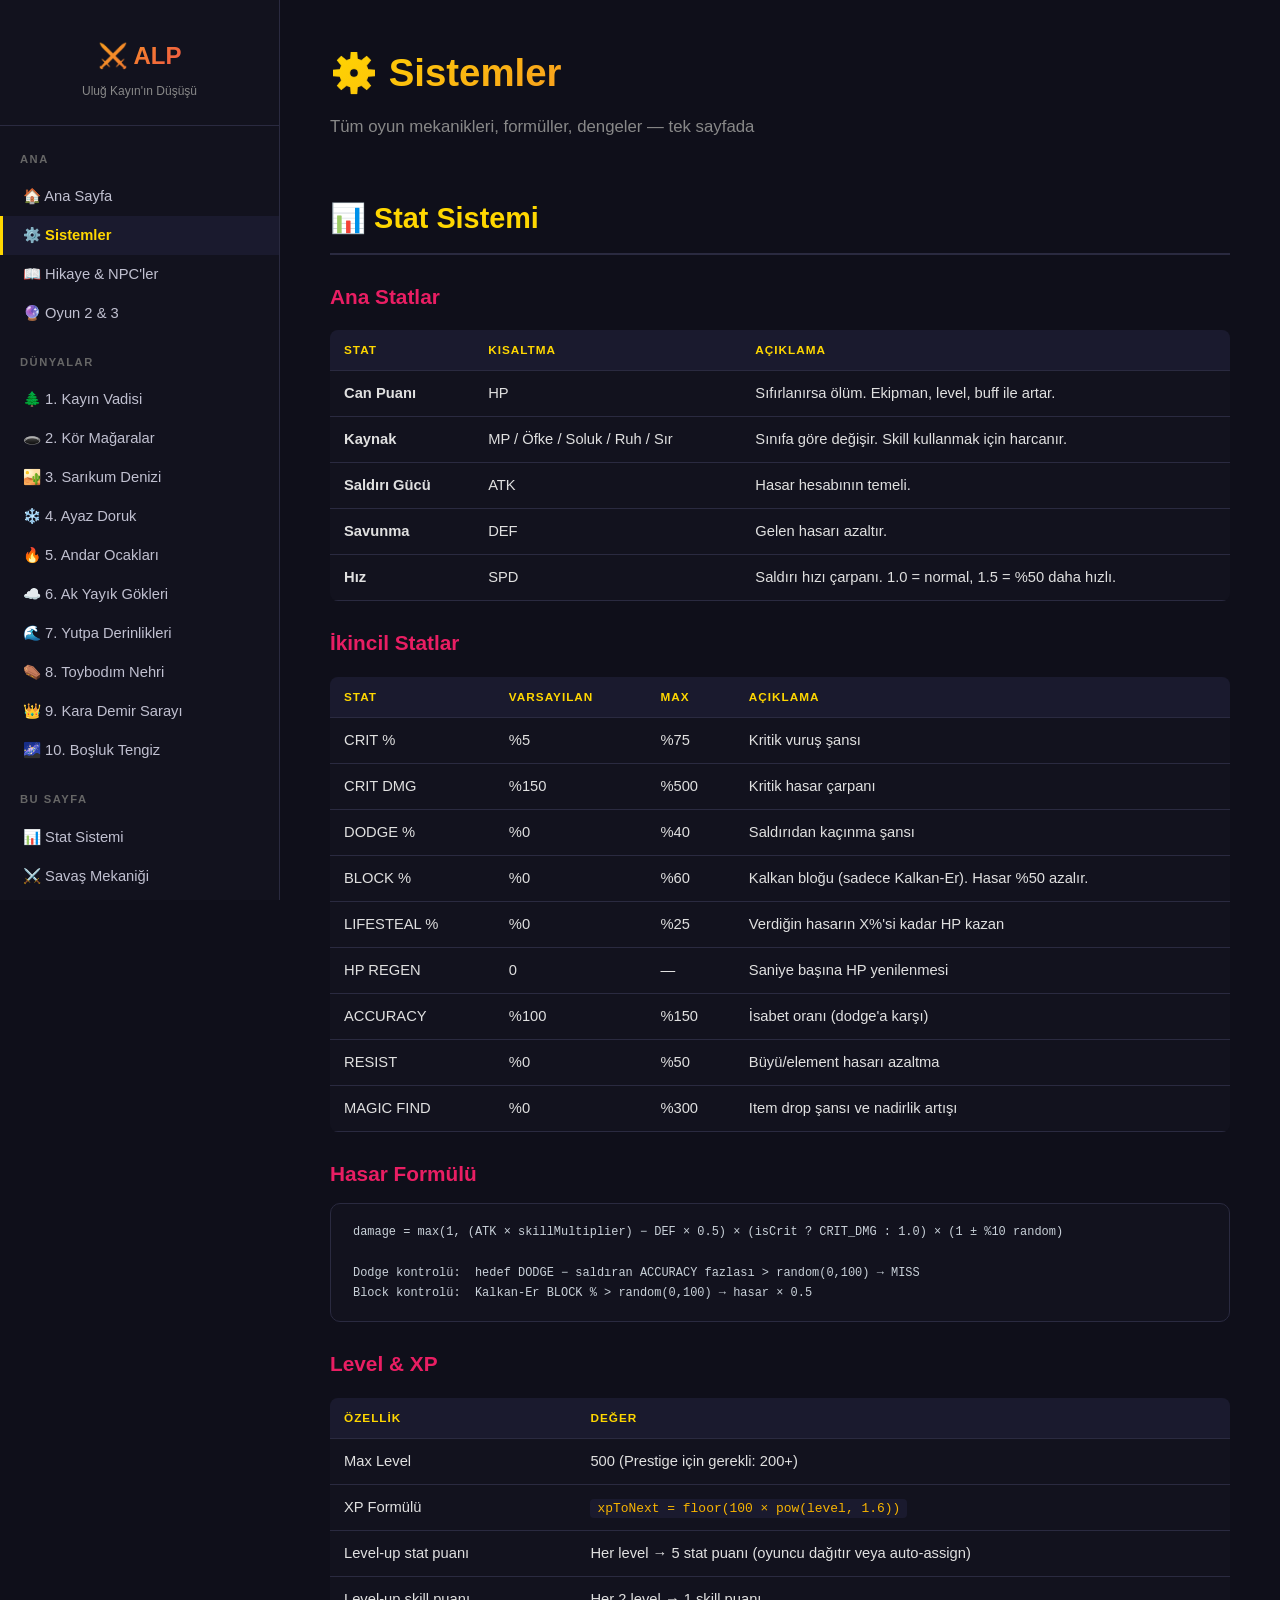
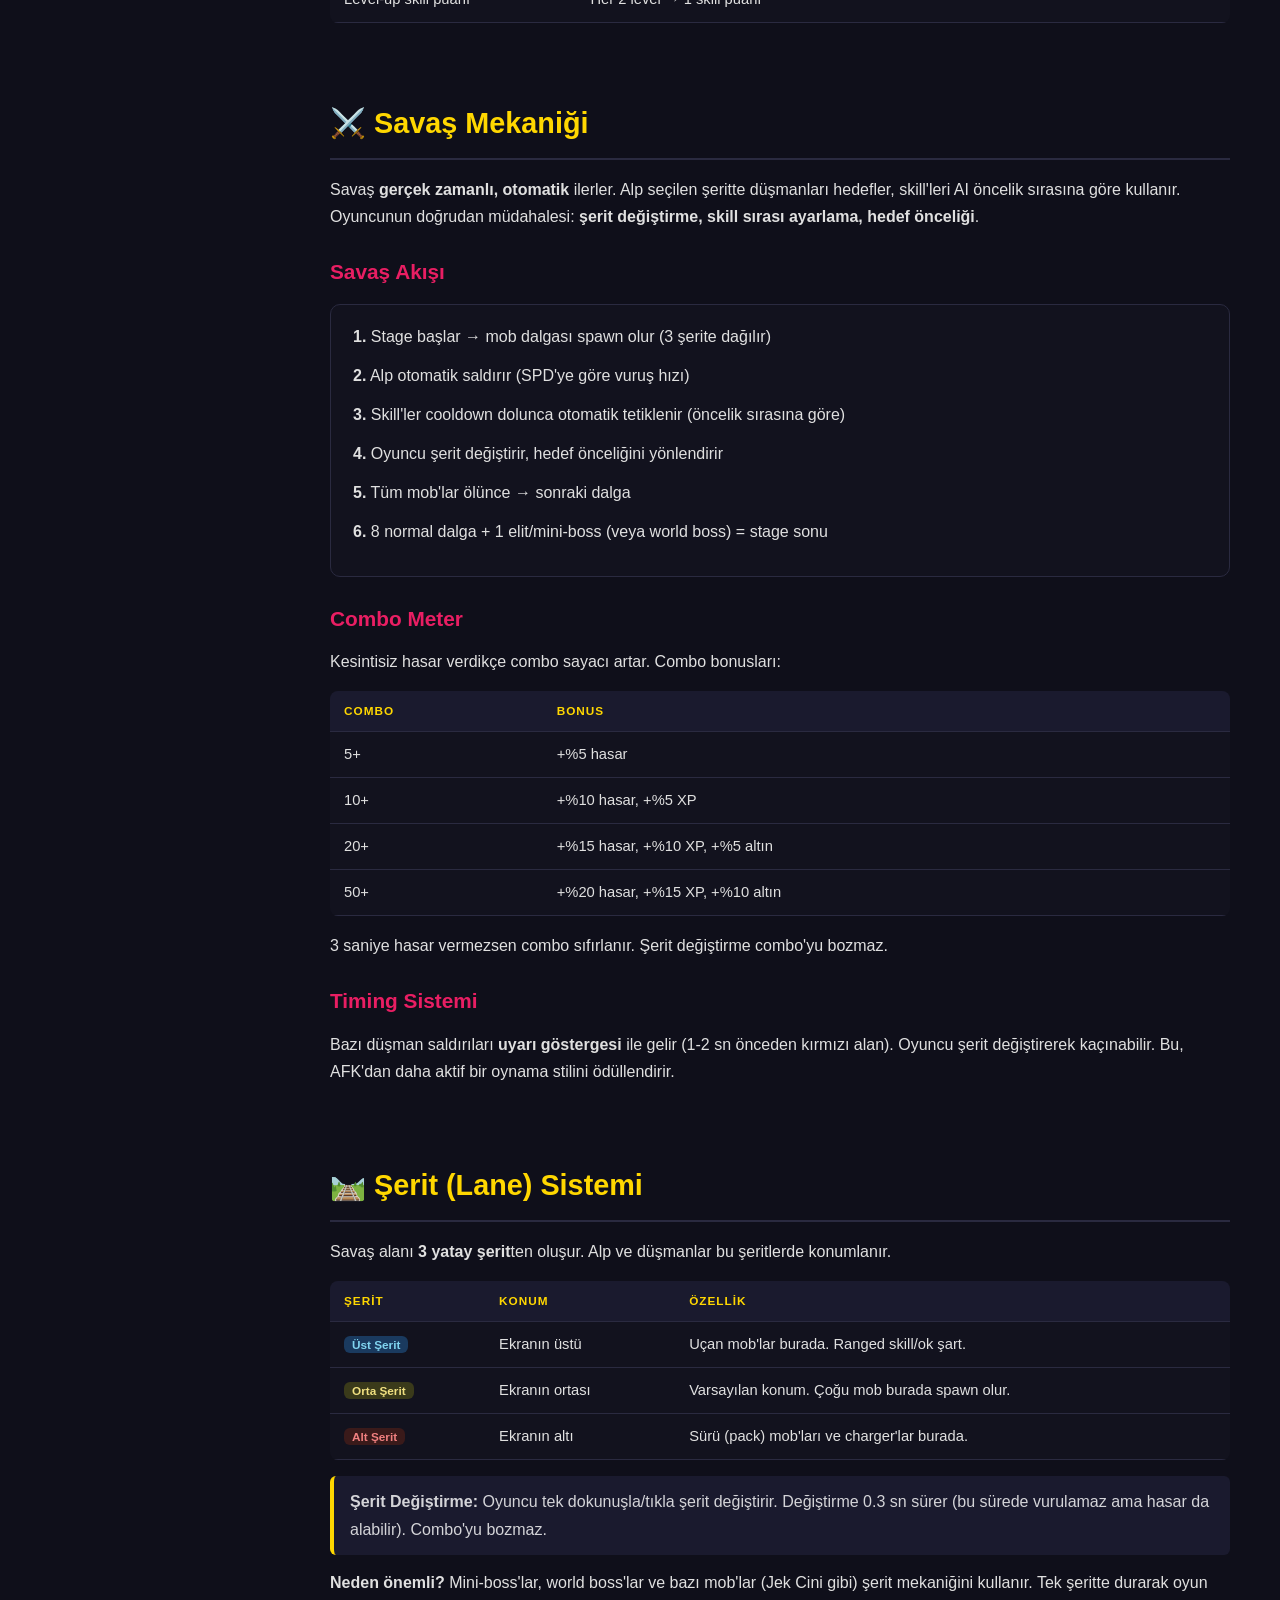
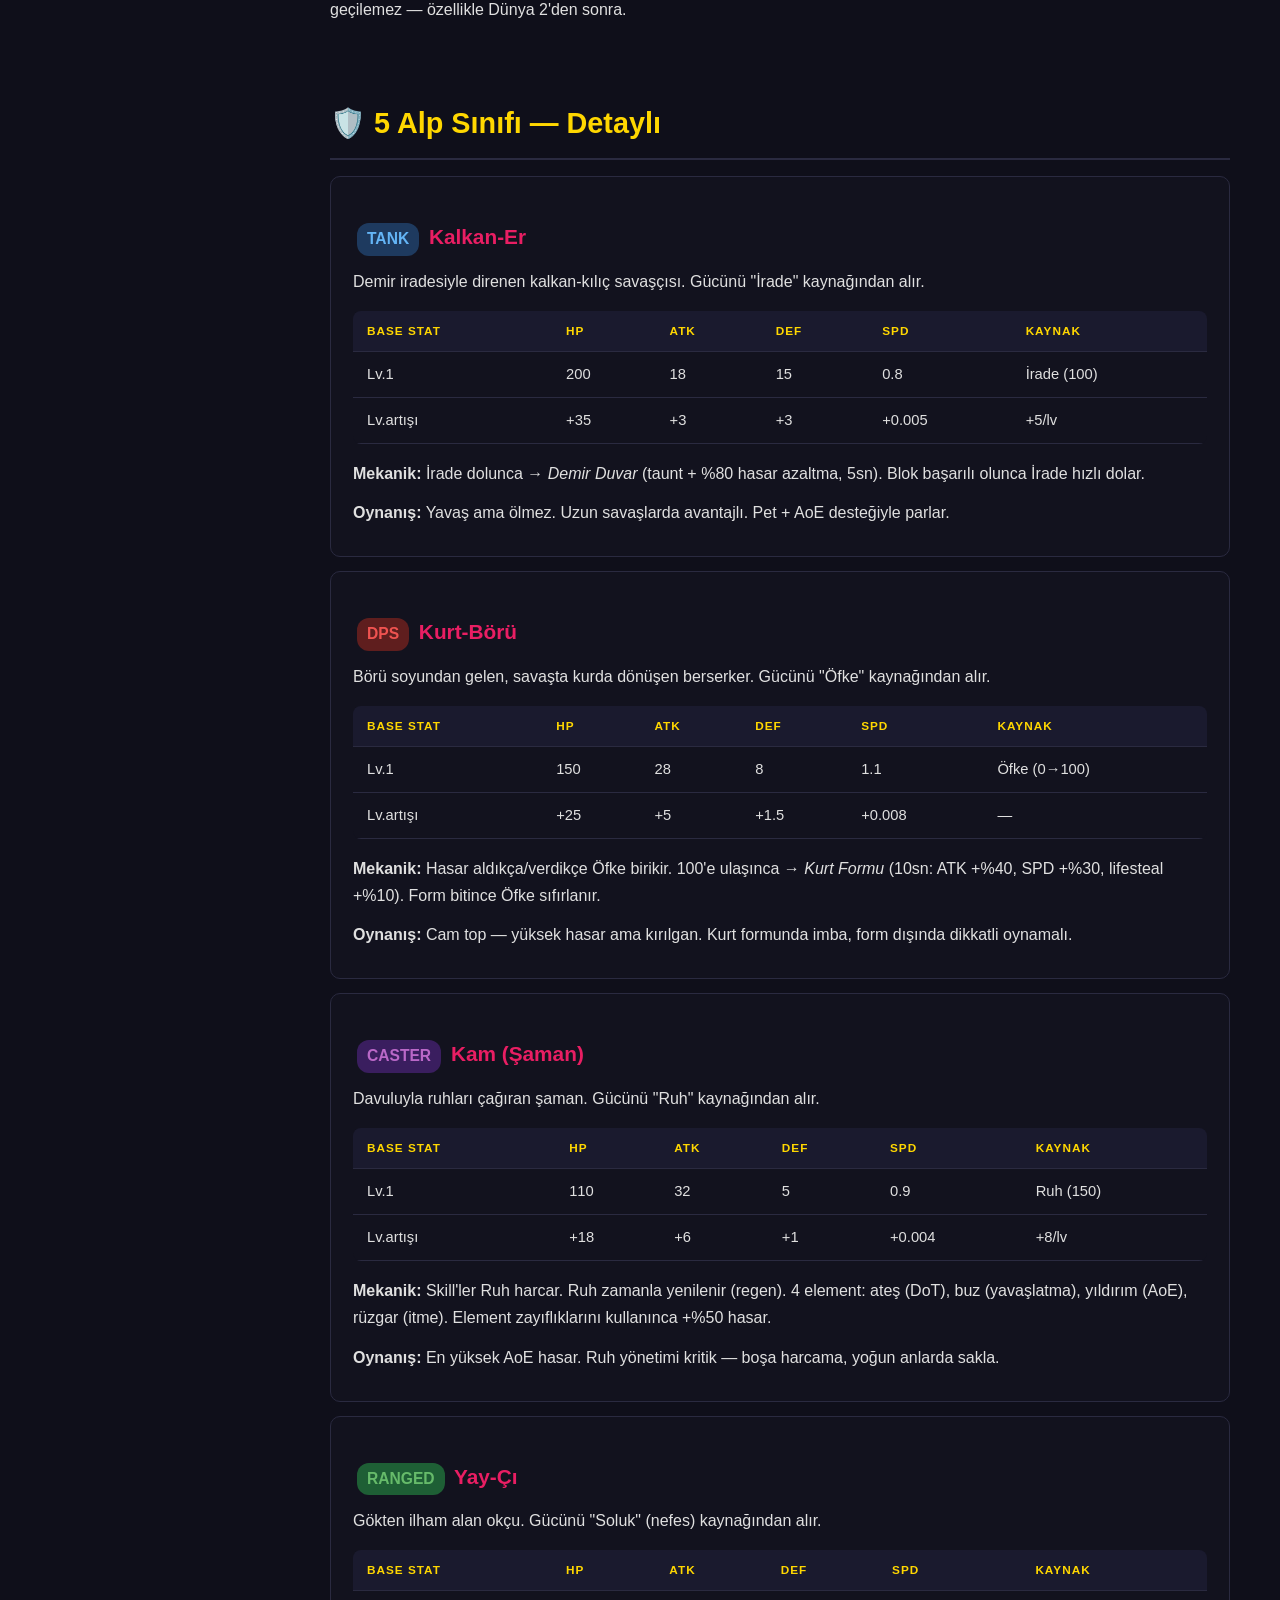
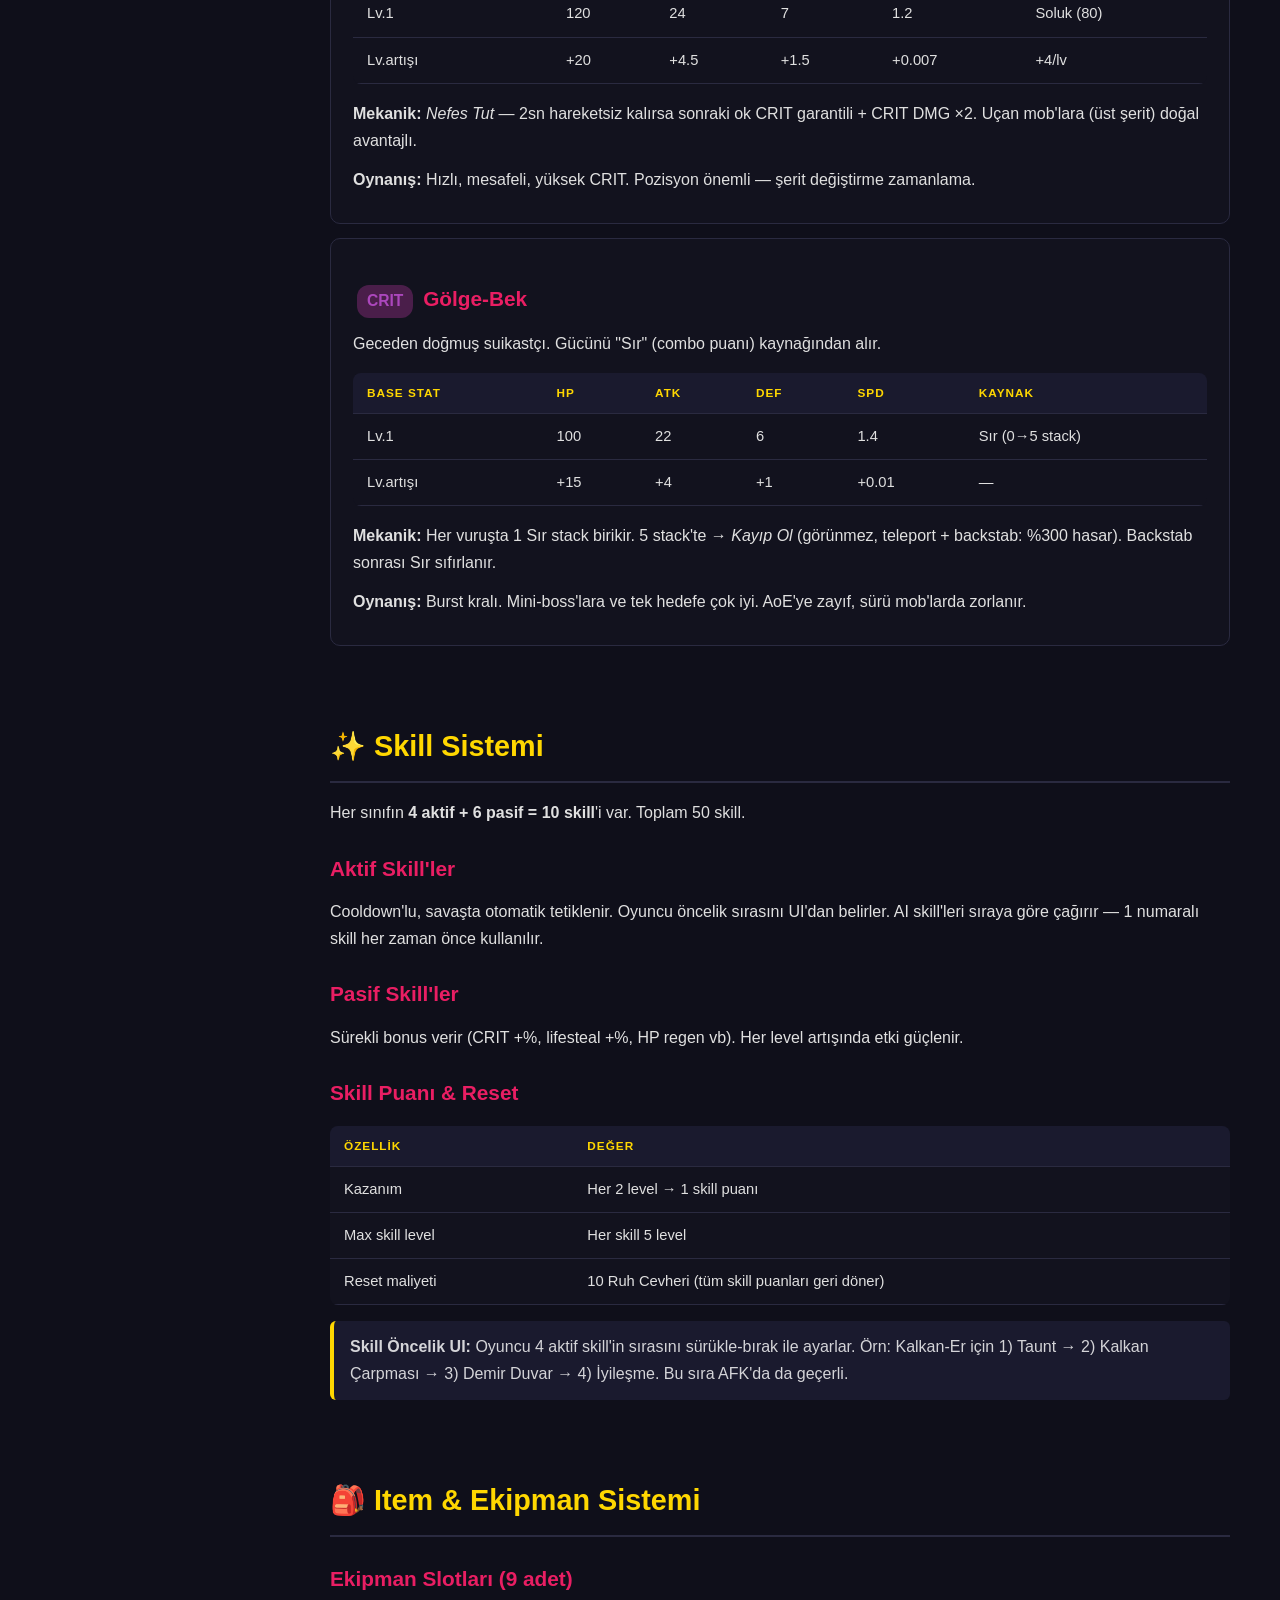
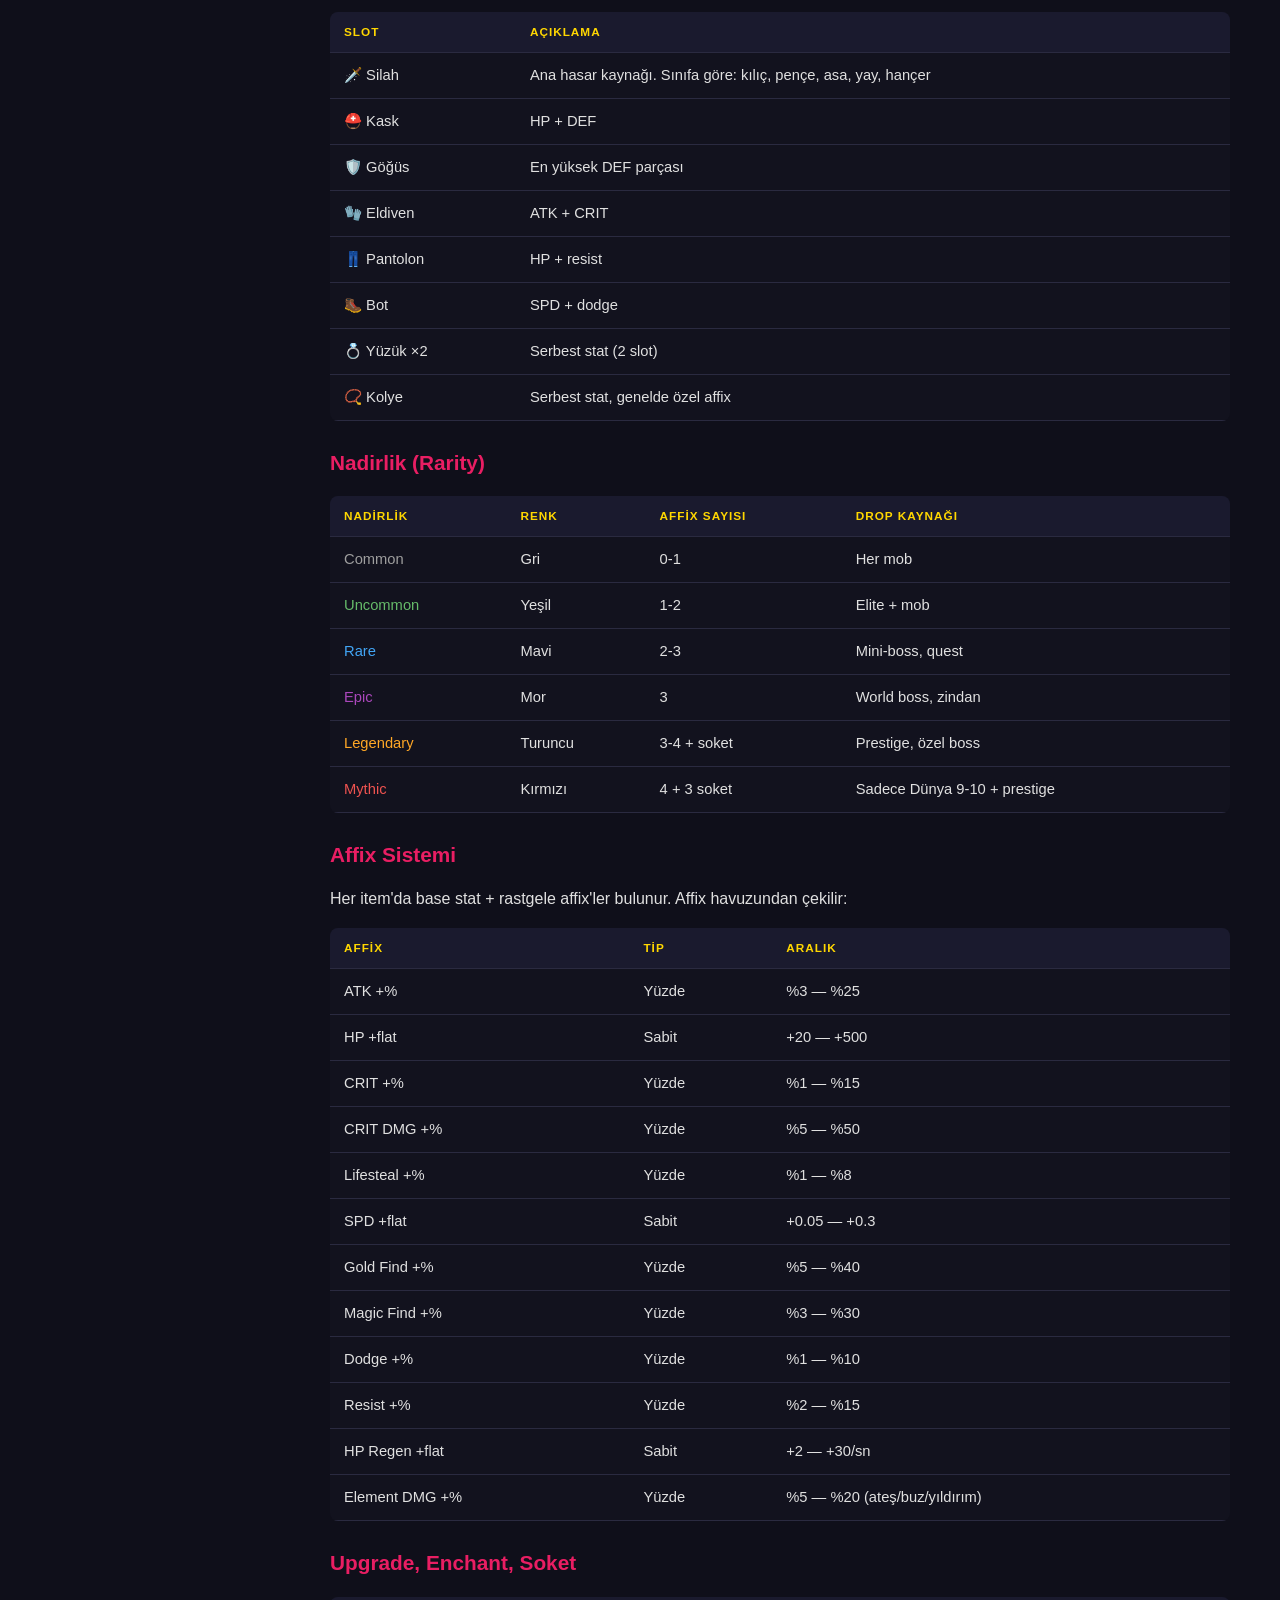
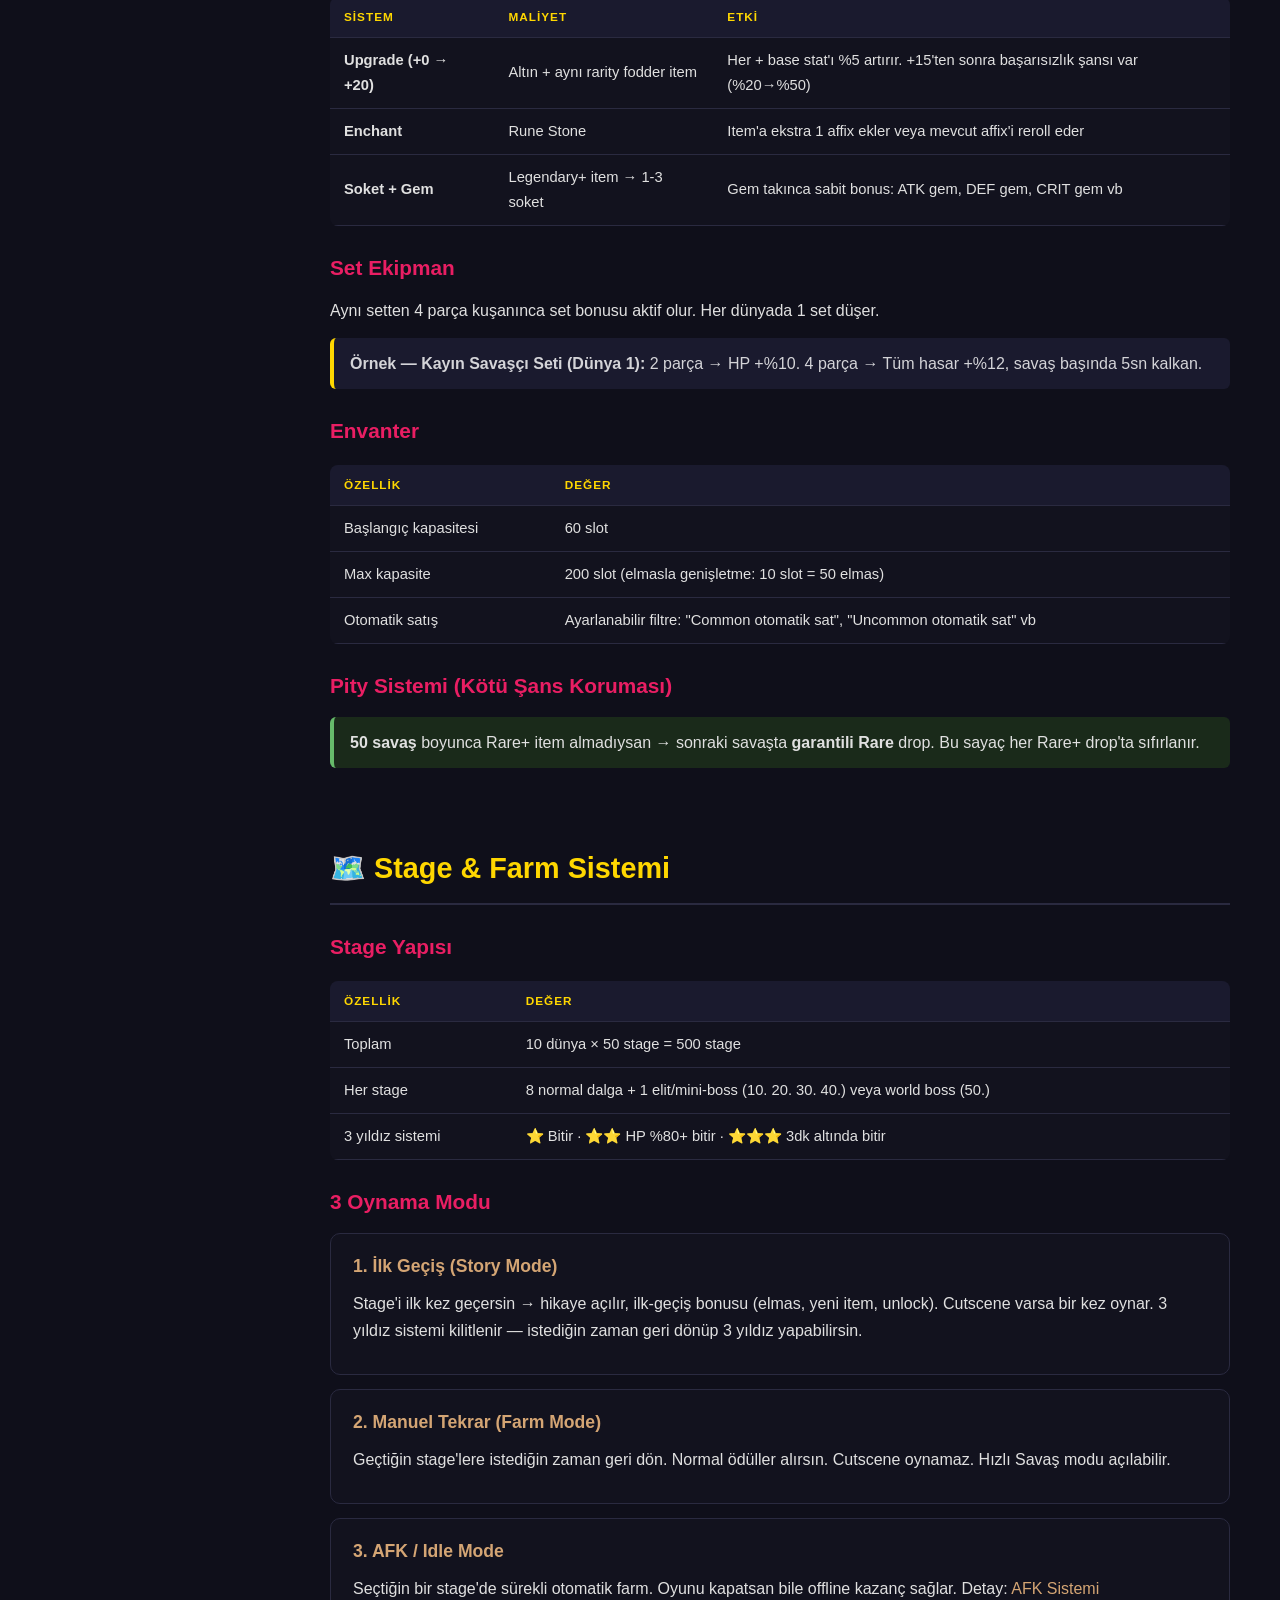
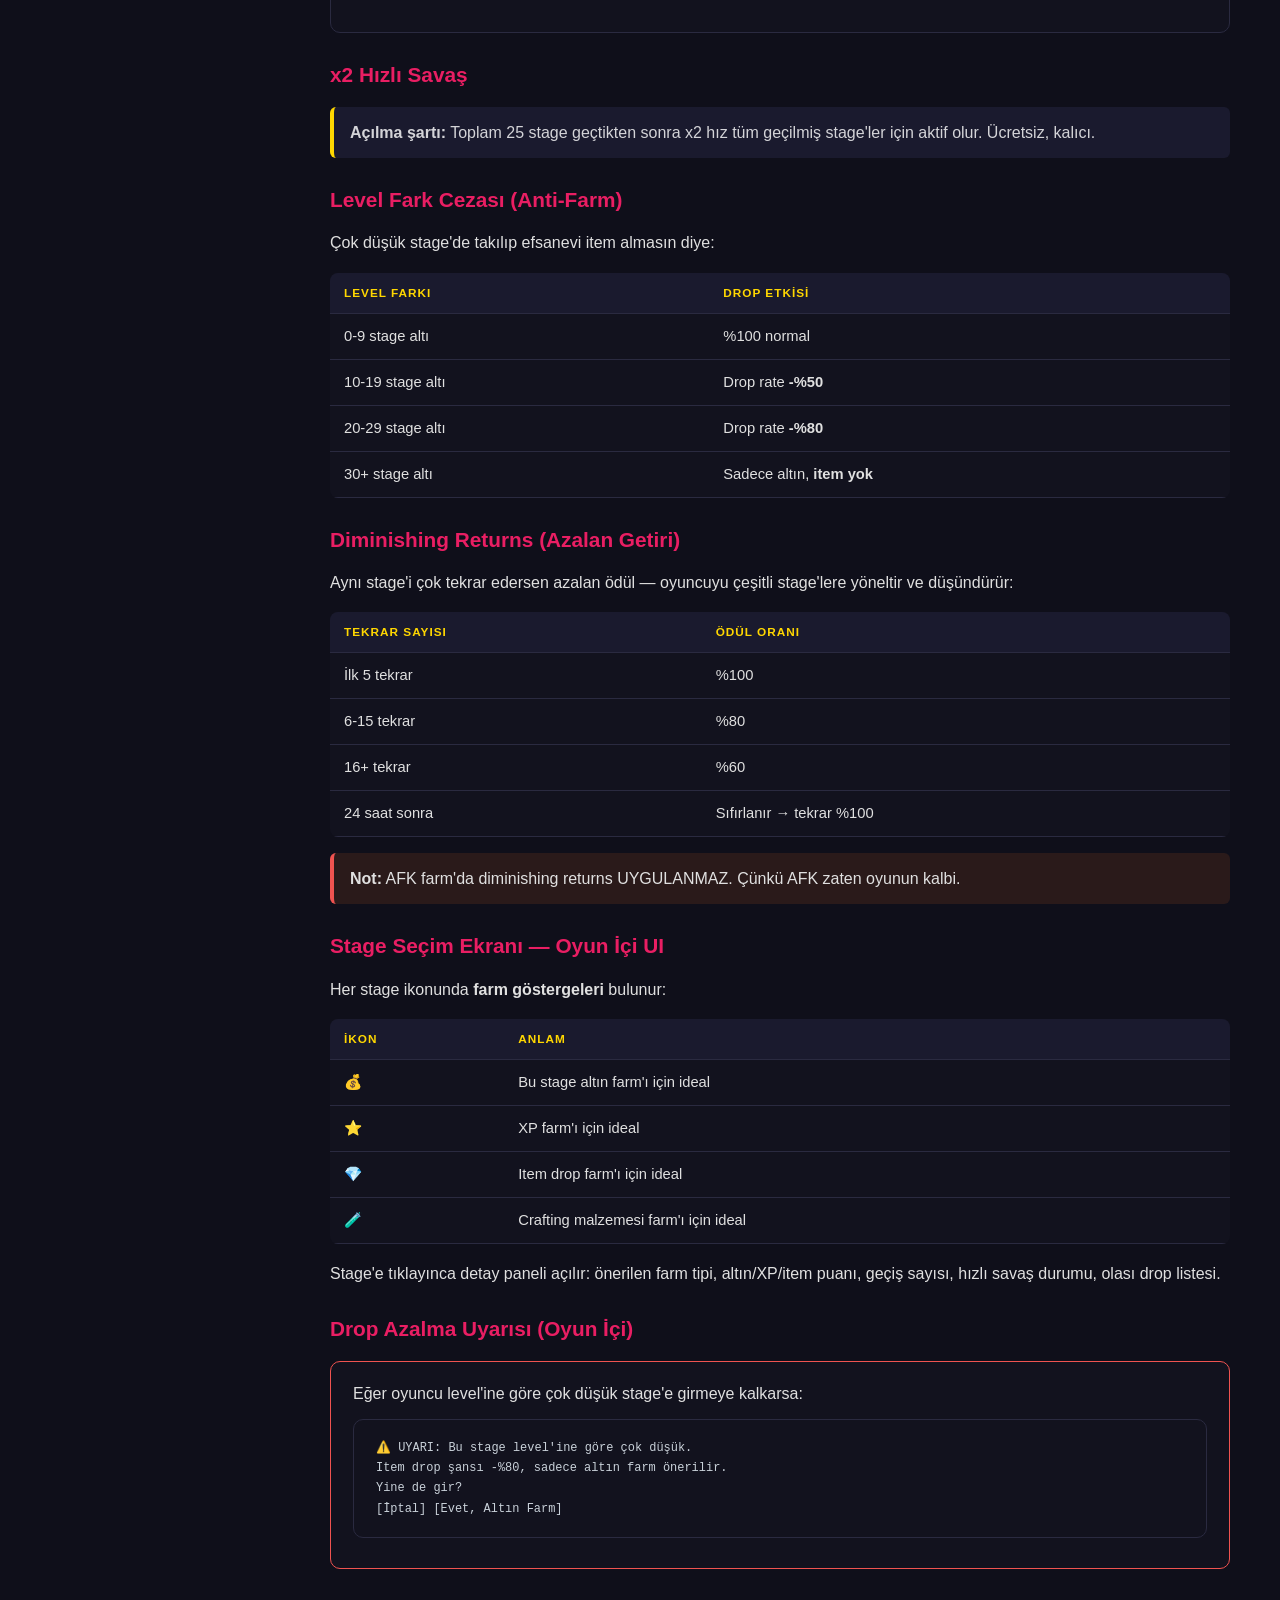
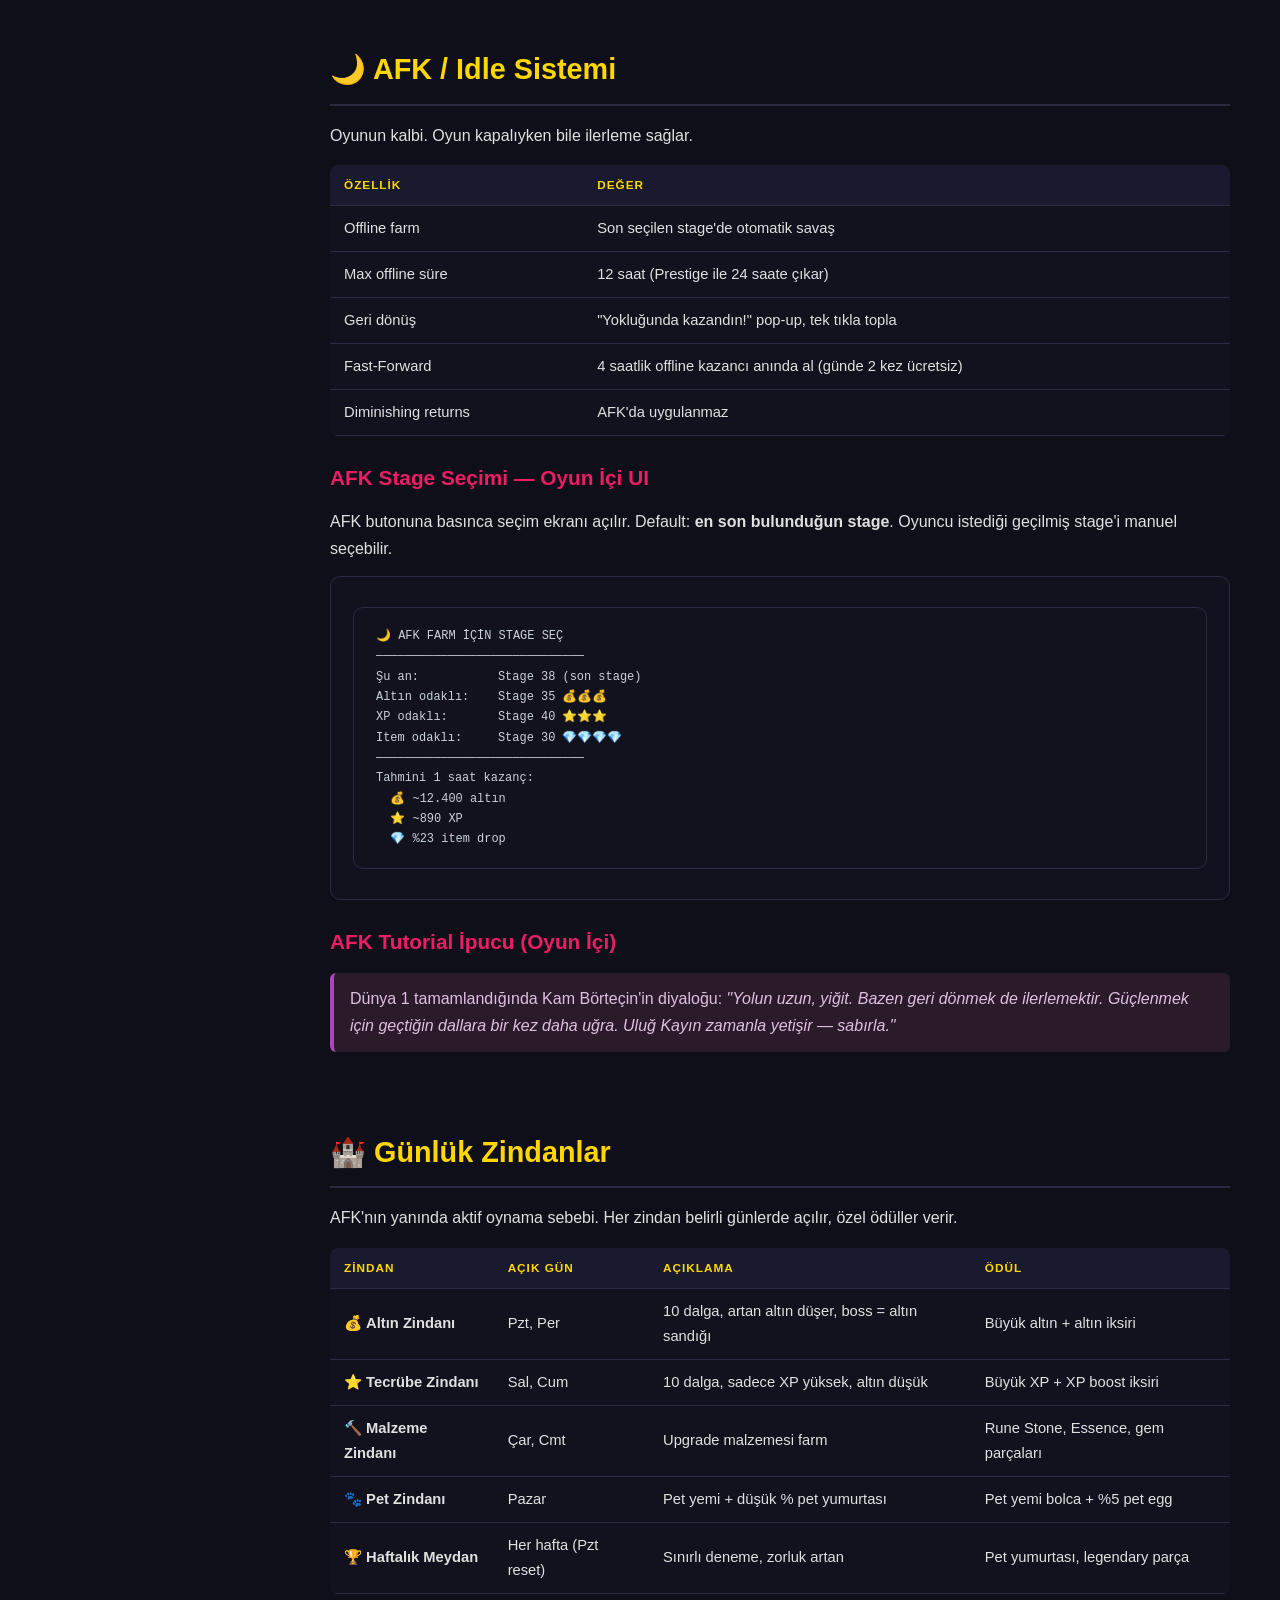
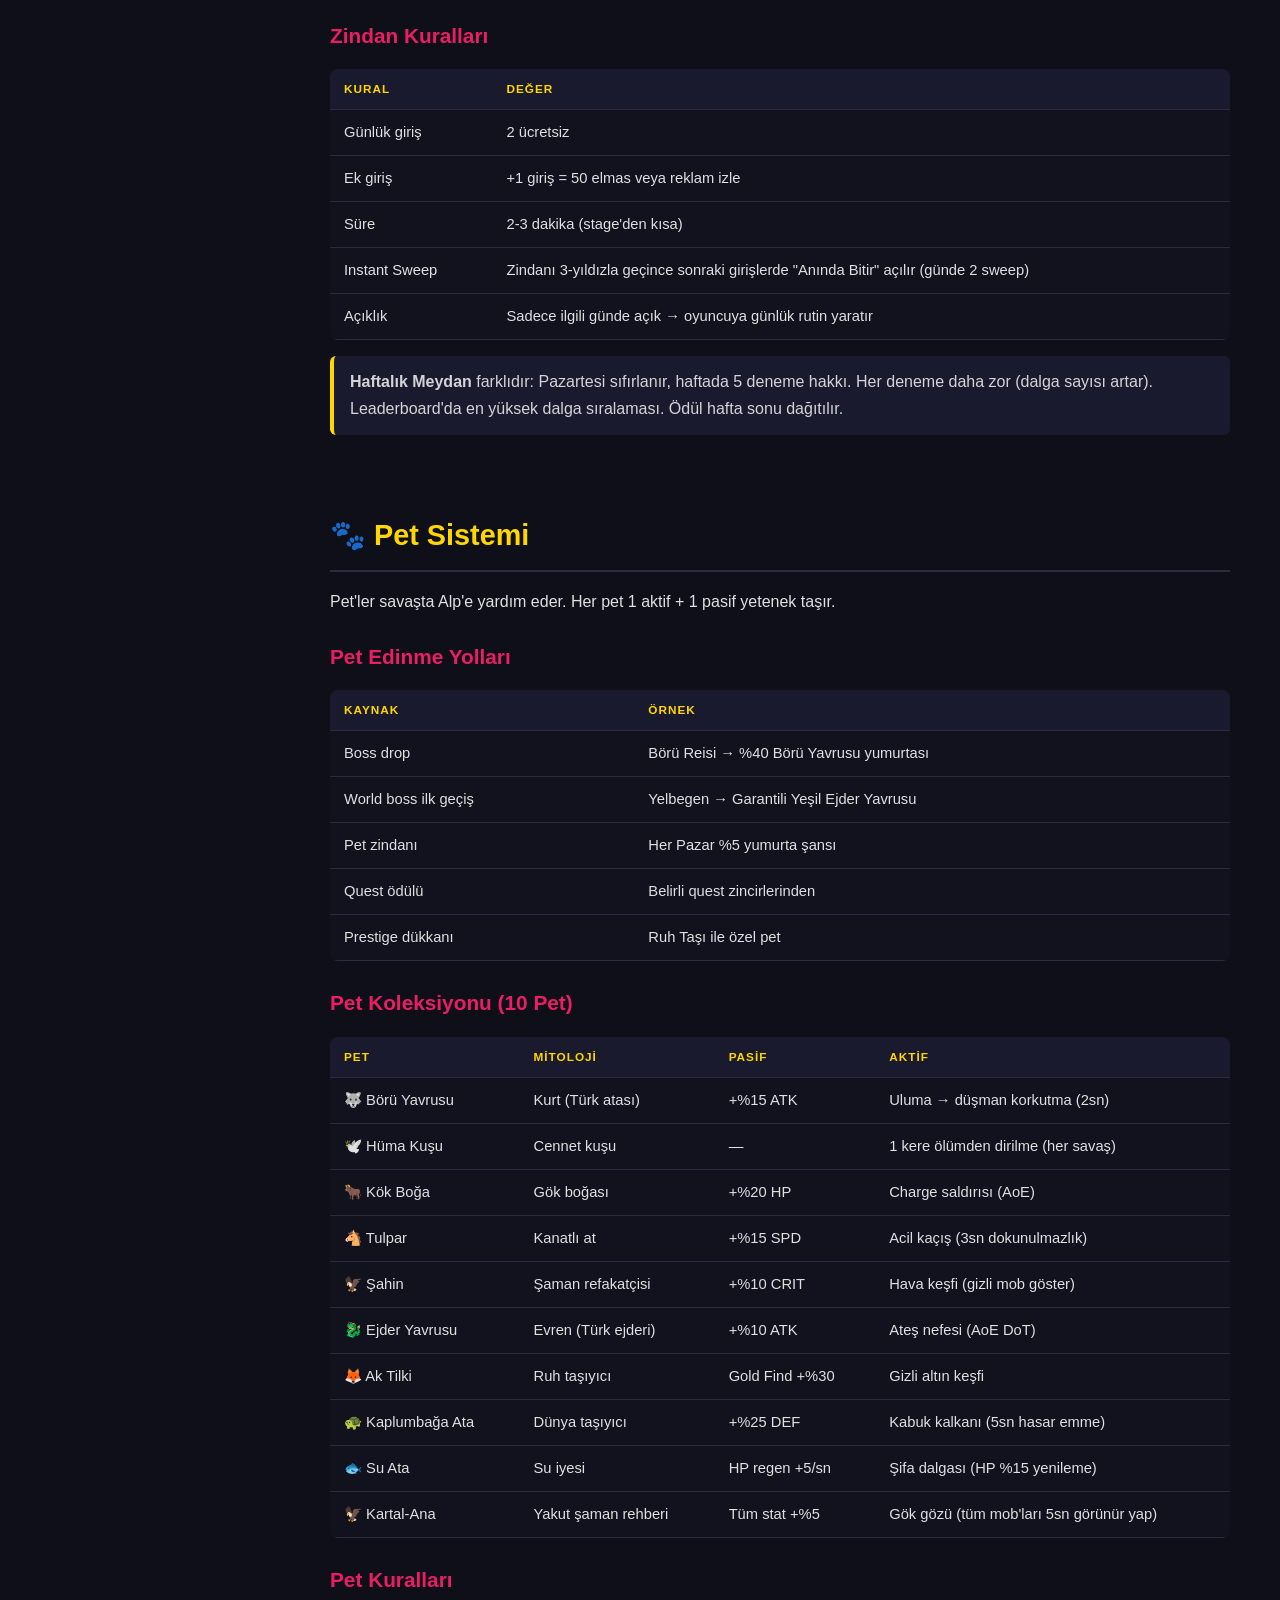
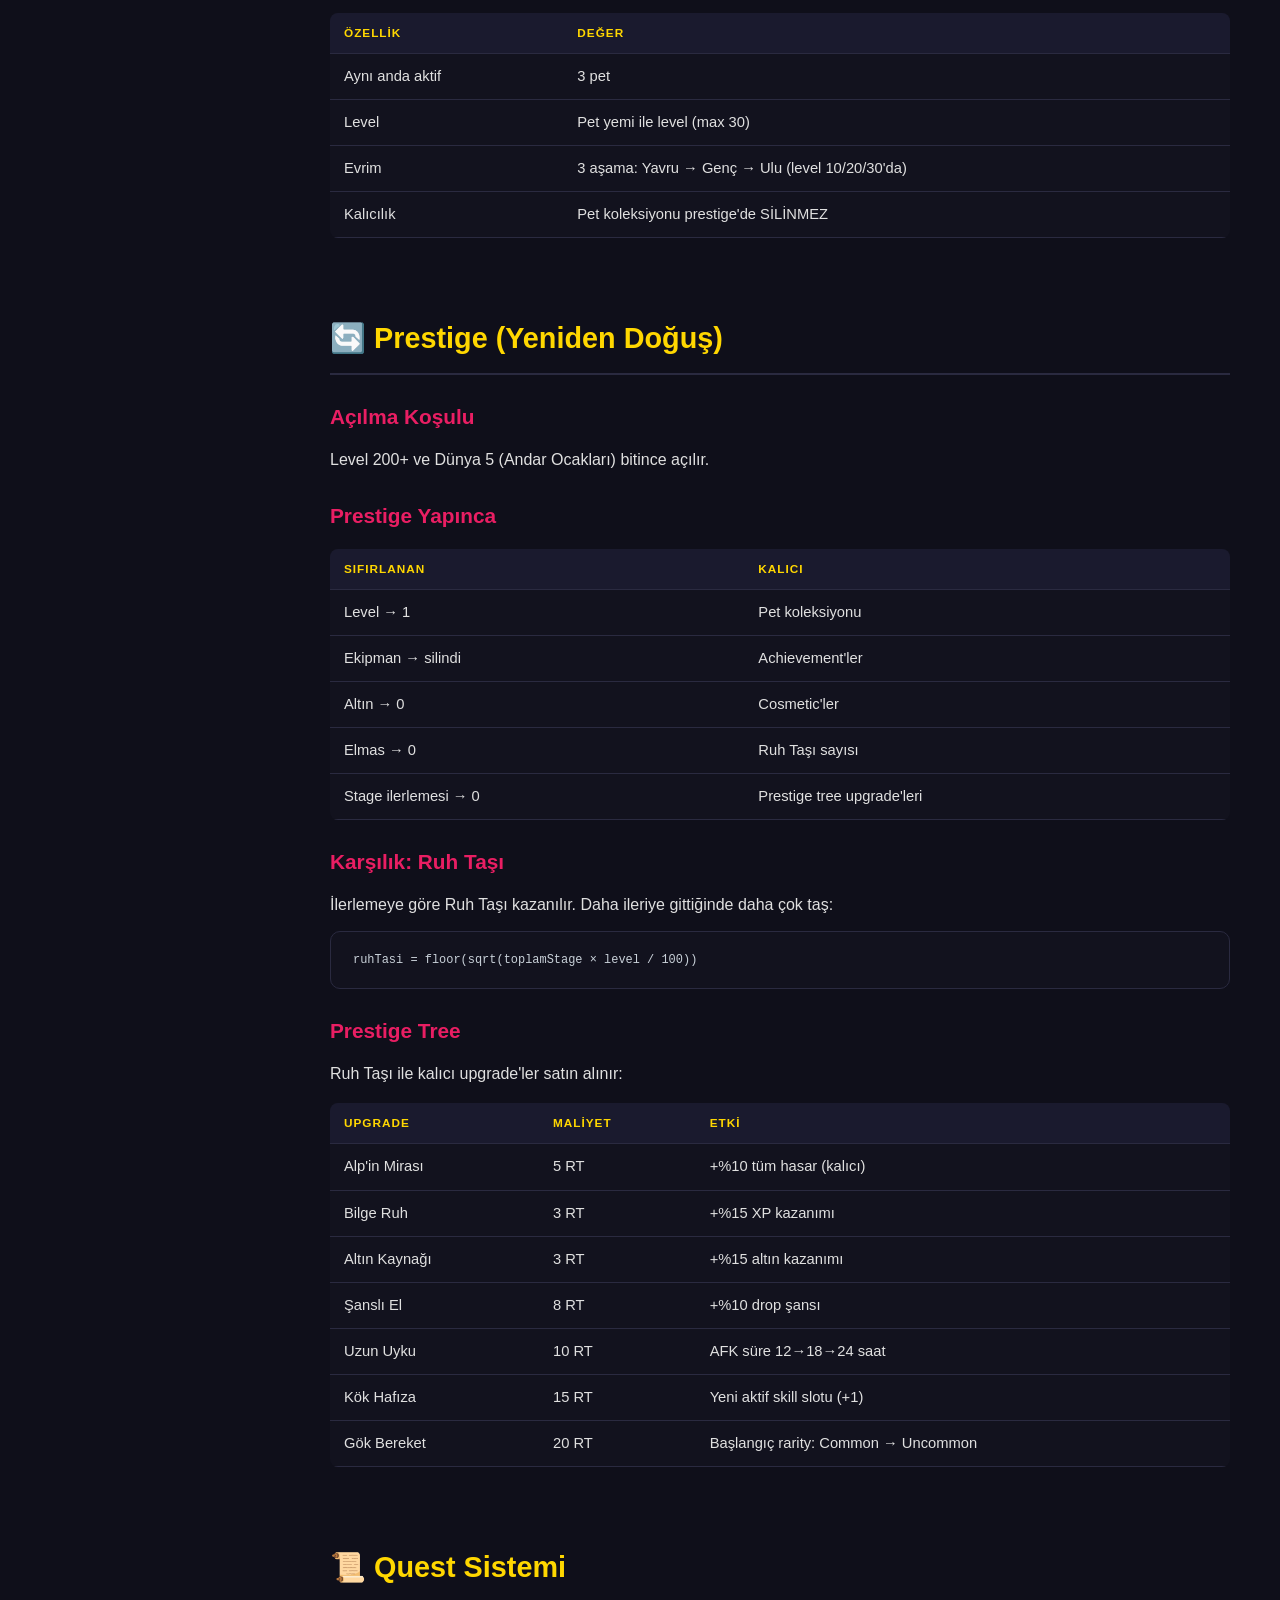
<file: taslaklar/systems.html>
<!DOCTYPE html>
<html lang="tr">
<head>
<meta charset="UTF-8">
<meta name="viewport" content="width=device-width, initial-scale=1.0">
<title>Sistemler | ALP Wiki</title>
<link rel="stylesheet" href="shared.css">
</head>
<body>
<div class="layout">
<aside class="sidebar">
<div class="sidebar-logo"><h1>⚔️ ALP</h1><div class="version">Uluğ Kayın'ın Düşüşü</div></div>
<nav>
<div class="nav-section">ANA</div>
<a href="index.html">🏠 Ana Sayfa</a>
<a href="systems.html" class="active">⚙️ Sistemler</a>
<a href="story.html">📖 Hikaye & NPC'ler</a>
<a href="sequels.html">🔮 Oyun 2 & 3</a>

<div class="nav-section">DÜNYALAR</div>
<a href="world-1-kayin-vadisi.html">🌲 1. Kayın Vadisi</a>
<a href="world-2-kor-magaralar.html">🕳️ 2. Kör Mağaralar</a>
<a href="world-3-sarikum-denizi.html">🏜️ 3. Sarıkum Denizi</a>
<a href="world-4-ayaz-doruk.html">❄️ 4. Ayaz Doruk</a>
<a href="world-5-andar-ocaklari.html">🔥 5. Andar Ocakları</a>
<a href="world-6-ak-yayik-gokleri.html">☁️ 6. Ak Yayık Gökleri</a>
<a href="world-7-yutpa-derinlikleri.html">🌊 7. Yutpa Derinlikleri</a>
<a href="world-8-toybodim-nehri.html">⚰️ 8. Toybodım Nehri</a>
<a href="world-9-kara-demir-sarayi.html">👑 9. Kara Demir Sarayı</a>
<a href="world-10-bosluk-tengiz.html">🌌 10. Boşluk Tengiz</a>

<div class="nav-section">BU SAYFA</div>
<a href="#stats">📊 Stat Sistemi</a>
<a href="#combat">⚔️ Savaş Mekaniği</a>
<a href="#lanes">🛤️ Şerit Sistemi</a>
<a href="#classes">🛡️ Alp Sınıfları</a>
<a href="#skills">✨ Skill Sistemi</a>
<a href="#items">🎒 Item & Ekipman</a>
<a href="#stage-farm">🗺️ Stage & Farm</a>
<a href="#afk">🌙 AFK Sistemi</a>
<a href="#dungeons">🏰 Günlük Zindanlar</a>
<a href="#pets">🐾 Pet Sistemi</a>
<a href="#prestige">🔄 Prestige</a>
<a href="#quests">📜 Quest Sistemi</a>
<a href="#currencies">💰 Para Birimleri</a>
<a href="#world-effects">🌍 Dünya Etkileri</a>
<a href="#boss-hints">💡 Boss Rehber Sistemi</a>
</nav>
</aside>

<main class="main">
<h1 class="title">⚙️ Sistemler</h1>
<p class="subtitle">Tüm oyun mekanikleri, formüller, dengeler — tek sayfada</p>

<!-- ============================================================ -->
<!-- STAT SİSTEMİ -->
<!-- ============================================================ -->
<section id="stats">
<h2>📊 Stat Sistemi</h2>

<h3>Ana Statlar</h3>
<table>
<tr><th>Stat</th><th>Kısaltma</th><th>Açıklama</th></tr>
<tr><td><b>Can Puanı</b></td><td>HP</td><td>Sıfırlanırsa ölüm. Ekipman, level, buff ile artar.</td></tr>
<tr><td><b>Kaynak</b></td><td>MP / Öfke / Soluk / Ruh / Sır</td><td>Sınıfa göre değişir. Skill kullanmak için harcanır.</td></tr>
<tr><td><b>Saldırı Gücü</b></td><td>ATK</td><td>Hasar hesabının temeli.</td></tr>
<tr><td><b>Savunma</b></td><td>DEF</td><td>Gelen hasarı azaltır.</td></tr>
<tr><td><b>Hız</b></td><td>SPD</td><td>Saldırı hızı çarpanı. 1.0 = normal, 1.5 = %50 daha hızlı.</td></tr>
</table>

<h3>İkincil Statlar</h3>
<table>
<tr><th>Stat</th><th>Varsayılan</th><th>Max</th><th>Açıklama</th></tr>
<tr><td>CRIT %</td><td>%5</td><td>%75</td><td>Kritik vuruş şansı</td></tr>
<tr><td>CRIT DMG</td><td>%150</td><td>%500</td><td>Kritik hasar çarpanı</td></tr>
<tr><td>DODGE %</td><td>%0</td><td>%40</td><td>Saldırıdan kaçınma şansı</td></tr>
<tr><td>BLOCK %</td><td>%0</td><td>%60</td><td>Kalkan bloğu (sadece Kalkan-Er). Hasar %50 azalır.</td></tr>
<tr><td>LIFESTEAL %</td><td>%0</td><td>%25</td><td>Verdiğin hasarın X%'si kadar HP kazan</td></tr>
<tr><td>HP REGEN</td><td>0</td><td>—</td><td>Saniye başına HP yenilenmesi</td></tr>
<tr><td>ACCURACY</td><td>%100</td><td>%150</td><td>İsabet oranı (dodge'a karşı)</td></tr>
<tr><td>RESIST</td><td>%0</td><td>%50</td><td>Büyü/element hasarı azaltma</td></tr>
<tr><td>MAGIC FIND</td><td>%0</td><td>%300</td><td>Item drop şansı ve nadirlik artışı</td></tr>
</table>

<h3>Hasar Formülü</h3>
<pre><code>damage = max(1, (ATK × skillMultiplier) − DEF × 0.5) × (isCrit ? CRIT_DMG : 1.0) × (1 ± %10 random)

Dodge kontrolü:  hedef DODGE − saldıran ACCURACY fazlası > random(0,100) → MISS
Block kontrolü:  Kalkan-Er BLOCK % > random(0,100) → hasar × 0.5</code></pre>

<h3>Level & XP</h3>
<table>
<tr><th>Özellik</th><th>Değer</th></tr>
<tr><td>Max Level</td><td>500 (Prestige için gerekli: 200+)</td></tr>
<tr><td>XP Formülü</td><td><code>xpToNext = floor(100 × pow(level, 1.6))</code></td></tr>
<tr><td>Level-up stat puanı</td><td>Her level → 5 stat puanı (oyuncu dağıtır veya auto-assign)</td></tr>
<tr><td>Level-up skill puanı</td><td>Her 2 level → 1 skill puanı</td></tr>
</table>
</section>

<!-- ============================================================ -->
<!-- SAVAŞ MEKANİĞİ -->
<!-- ============================================================ -->
<section id="combat">
<h2>⚔️ Savaş Mekaniği</h2>
<p>Savaş <b>gerçek zamanlı, otomatik</b> ilerler. Alp seçilen şeritte düşmanları hedefler, skill'leri AI öncelik sırasına göre kullanır. Oyuncunun doğrudan müdahalesi: <b>şerit değiştirme, skill sırası ayarlama, hedef önceliği</b>.</p>

<h3>Savaş Akışı</h3>
<div class="card">
<p><b>1.</b> Stage başlar → mob dalgası spawn olur (3 şerite dağılır)</p>
<p><b>2.</b> Alp otomatik saldırır (SPD'ye göre vuruş hızı)</p>
<p><b>3.</b> Skill'ler cooldown dolunca otomatik tetiklenir (öncelik sırasına göre)</p>
<p><b>4.</b> Oyuncu şerit değiştirir, hedef önceliğini yönlendirir</p>
<p><b>5.</b> Tüm mob'lar ölünce → sonraki dalga</p>
<p><b>6.</b> 8 normal dalga + 1 elit/mini-boss (veya world boss) = stage sonu</p>
</div>

<h3>Combo Meter</h3>
<p>Kesintisiz hasar verdikçe combo sayacı artar. Combo bonusları:</p>
<table>
<tr><th>Combo</th><th>Bonus</th></tr>
<tr><td>5+</td><td>+%5 hasar</td></tr>
<tr><td>10+</td><td>+%10 hasar, +%5 XP</td></tr>
<tr><td>20+</td><td>+%15 hasar, +%10 XP, +%5 altın</td></tr>
<tr><td>50+</td><td>+%20 hasar, +%15 XP, +%10 altın</td></tr>
</table>
<p>3 saniye hasar vermezsen combo sıfırlanır. Şerit değiştirme combo'yu bozmaz.</p>

<h3>Timing Sistemi</h3>
<p>Bazı düşman saldırıları <b>uyarı göstergesi</b> ile gelir (1-2 sn önceden kırmızı alan). Oyuncu şerit değiştirerek kaçınabilir. Bu, AFK'dan daha aktif bir oynama stilini ödüllendirir.</p>
</section>

<!-- ============================================================ -->
<!-- ŞERİT SİSTEMİ -->
<!-- ============================================================ -->
<section id="lanes">
<h2>🛤️ Şerit (Lane) Sistemi</h2>
<p>Savaş alanı <b>3 yatay şerit</b>ten oluşur. Alp ve düşmanlar bu şeritlerde konumlanır.</p>

<table>
<tr><th>Şerit</th><th>Konum</th><th>Özellik</th></tr>
<tr><td><span class="lane-ust">Üst Şerit</span></td><td>Ekranın üstü</td><td>Uçan mob'lar burada. Ranged skill/ok şart.</td></tr>
<tr><td><span class="lane-orta">Orta Şerit</span></td><td>Ekranın ortası</td><td>Varsayılan konum. Çoğu mob burada spawn olur.</td></tr>
<tr><td><span class="lane-alt">Alt Şerit</span></td><td>Ekranın altı</td><td>Sürü (pack) mob'ları ve charger'lar burada.</td></tr>
</table>

<div class="note"><b>Şerit Değiştirme:</b> Oyuncu tek dokunuşla/tıkla şerit değiştirir. Değiştirme 0.3 sn sürer (bu sürede vurulamaz ama hasar da alabilir). Combo'yu bozmaz.</div>

<p><b>Neden önemli?</b> Mini-boss'lar, world boss'lar ve bazı mob'lar (Jek Cini gibi) şerit mekaniğini kullanır. Tek şeritte durarak oyun geçilemez — özellikle Dünya 2'den sonra.</p>
</section>

<!-- ============================================================ -->
<!-- ALP SINIFLARI -->
<!-- ============================================================ -->
<section id="classes">
<h2>🛡️ 5 Alp Sınıfı — Detaylı</h2>

<div class="card">
<h3><span class="badge b-knight">TANK</span> Kalkan-Er</h3>
<p>Demir iradesiyle direnen kalkan-kılıç savaşçısı. Gücünü "İrade" kaynağından alır.</p>
<table>
<tr><th>Base Stat</th><th>HP</th><th>ATK</th><th>DEF</th><th>SPD</th><th>Kaynak</th></tr>
<tr><td>Lv.1</td><td>200</td><td>18</td><td>15</td><td>0.8</td><td>İrade (100)</td></tr>
<tr><td>Lv.artışı</td><td>+35</td><td>+3</td><td>+3</td><td>+0.005</td><td>+5/lv</td></tr>
</table>
<p><b>Mekanik:</b> İrade dolunca → <i>Demir Duvar</i> (taunt + %80 hasar azaltma, 5sn). Blok başarılı olunca İrade hızlı dolar.</p>
<p><b>Oynanış:</b> Yavaş ama ölmez. Uzun savaşlarda avantajlı. Pet + AoE desteğiyle parlar.</p>
</div>

<div class="card">
<h3><span class="badge b-berserker">DPS</span> Kurt-Börü</h3>
<p>Börü soyundan gelen, savaşta kurda dönüşen berserker. Gücünü "Öfke" kaynağından alır.</p>
<table>
<tr><th>Base Stat</th><th>HP</th><th>ATK</th><th>DEF</th><th>SPD</th><th>Kaynak</th></tr>
<tr><td>Lv.1</td><td>150</td><td>28</td><td>8</td><td>1.1</td><td>Öfke (0→100)</td></tr>
<tr><td>Lv.artışı</td><td>+25</td><td>+5</td><td>+1.5</td><td>+0.008</td><td>—</td></tr>
</table>
<p><b>Mekanik:</b> Hasar aldıkça/verdikçe Öfke birikir. 100'e ulaşınca → <i>Kurt Formu</i> (10sn: ATK +%40, SPD +%30, lifesteal +%10). Form bitince Öfke sıfırlanır.</p>
<p><b>Oynanış:</b> Cam top — yüksek hasar ama kırılgan. Kurt formunda imba, form dışında dikkatli oynamalı.</p>
</div>

<div class="card">
<h3><span class="badge b-mage">CASTER</span> Kam (Şaman)</h3>
<p>Davuluyla ruhları çağıran şaman. Gücünü "Ruh" kaynağından alır.</p>
<table>
<tr><th>Base Stat</th><th>HP</th><th>ATK</th><th>DEF</th><th>SPD</th><th>Kaynak</th></tr>
<tr><td>Lv.1</td><td>110</td><td>32</td><td>5</td><td>0.9</td><td>Ruh (150)</td></tr>
<tr><td>Lv.artışı</td><td>+18</td><td>+6</td><td>+1</td><td>+0.004</td><td>+8/lv</td></tr>
</table>
<p><b>Mekanik:</b> Skill'ler Ruh harcar. Ruh zamanla yenilenir (regen). 4 element: ateş (DoT), buz (yavaşlatma), yıldırım (AoE), rüzgar (itme). Element zayıflıklarını kullanınca +%50 hasar.</p>
<p><b>Oynanış:</b> En yüksek AoE hasar. Ruh yönetimi kritik — boşa harcama, yoğun anlarda sakla.</p>
</div>

<div class="card">
<h3><span class="badge b-archer">RANGED</span> Yay-Çı</h3>
<p>Gökten ilham alan okçu. Gücünü "Soluk" (nefes) kaynağından alır.</p>
<table>
<tr><th>Base Stat</th><th>HP</th><th>ATK</th><th>DEF</th><th>SPD</th><th>Kaynak</th></tr>
<tr><td>Lv.1</td><td>120</td><td>24</td><td>7</td><td>1.2</td><td>Soluk (80)</td></tr>
<tr><td>Lv.artışı</td><td>+20</td><td>+4.5</td><td>+1.5</td><td>+0.007</td><td>+4/lv</td></tr>
</table>
<p><b>Mekanik:</b> <i>Nefes Tut</i> — 2sn hareketsiz kalırsa sonraki ok CRIT garantili + CRIT DMG ×2. Uçan mob'lara (üst şerit) doğal avantajlı.</p>
<p><b>Oynanış:</b> Hızlı, mesafeli, yüksek CRIT. Pozisyon önemli — şerit değiştirme zamanlama.</p>
</div>

<div class="card">
<h3><span class="badge b-assassin">CRIT</span> Gölge-Bek</h3>
<p>Geceden doğmuş suikastçı. Gücünü "Sır" (combo puanı) kaynağından alır.</p>
<table>
<tr><th>Base Stat</th><th>HP</th><th>ATK</th><th>DEF</th><th>SPD</th><th>Kaynak</th></tr>
<tr><td>Lv.1</td><td>100</td><td>22</td><td>6</td><td>1.4</td><td>Sır (0→5 stack)</td></tr>
<tr><td>Lv.artışı</td><td>+15</td><td>+4</td><td>+1</td><td>+0.01</td><td>—</td></tr>
</table>
<p><b>Mekanik:</b> Her vuruşta 1 Sır stack birikir. 5 stack'te → <i>Kayıp Ol</i> (görünmez, teleport + backstab: %300 hasar). Backstab sonrası Sır sıfırlanır.</p>
<p><b>Oynanış:</b> Burst kralı. Mini-boss'lara ve tek hedefe çok iyi. AoE'ye zayıf, sürü mob'larda zorlanır.</p>
</div>
</section>

<!-- ============================================================ -->
<!-- SKILL SİSTEMİ -->
<!-- ============================================================ -->
<section id="skills">
<h2>✨ Skill Sistemi</h2>
<p>Her sınıfın <b>4 aktif + 6 pasif = 10 skill</b>'i var. Toplam 50 skill.</p>

<h3>Aktif Skill'ler</h3>
<p>Cooldown'lu, savaşta otomatik tetiklenir. Oyuncu öncelik sırasını UI'dan belirler. AI skill'leri sıraya göre çağırır — 1 numaralı skill her zaman önce kullanılır.</p>

<h3>Pasif Skill'ler</h3>
<p>Sürekli bonus verir (CRIT +%, lifesteal +%, HP regen vb). Her level artışında etki güçlenir.</p>

<h3>Skill Puanı & Reset</h3>
<table>
<tr><th>Özellik</th><th>Değer</th></tr>
<tr><td>Kazanım</td><td>Her 2 level → 1 skill puanı</td></tr>
<tr><td>Max skill level</td><td>Her skill 5 level</td></tr>
<tr><td>Reset maliyeti</td><td>10 Ruh Cevheri (tüm skill puanları geri döner)</td></tr>
</table>

<div class="note"><b>Skill Öncelik UI:</b> Oyuncu 4 aktif skill'in sırasını sürükle-bırak ile ayarlar. Örn: Kalkan-Er için 1) Taunt → 2) Kalkan Çarpması → 3) Demir Duvar → 4) İyileşme. Bu sıra AFK'da da geçerli.</div>
</section>

<!-- ============================================================ -->
<!-- ITEM & EKİPMAN -->
<!-- ============================================================ -->
<section id="items">
<h2>🎒 Item & Ekipman Sistemi</h2>

<h3>Ekipman Slotları (9 adet)</h3>
<table>
<tr><th>Slot</th><th>Açıklama</th></tr>
<tr><td>🗡️ Silah</td><td>Ana hasar kaynağı. Sınıfa göre: kılıç, pençe, asa, yay, hançer</td></tr>
<tr><td>⛑️ Kask</td><td>HP + DEF</td></tr>
<tr><td>🛡️ Göğüs</td><td>En yüksek DEF parçası</td></tr>
<tr><td>🧤 Eldiven</td><td>ATK + CRIT</td></tr>
<tr><td>👖 Pantolon</td><td>HP + resist</td></tr>
<tr><td>🥾 Bot</td><td>SPD + dodge</td></tr>
<tr><td>💍 Yüzük ×2</td><td>Serbest stat (2 slot)</td></tr>
<tr><td>📿 Kolye</td><td>Serbest stat, genelde özel affix</td></tr>
</table>

<h3>Nadirlik (Rarity)</h3>
<table>
<tr><th>Nadirlik</th><th>Renk</th><th>Affix Sayısı</th><th>Drop Kaynağı</th></tr>
<tr><td class="r-common">Common</td><td>Gri</td><td>0-1</td><td>Her mob</td></tr>
<tr><td class="r-uncommon">Uncommon</td><td>Yeşil</td><td>1-2</td><td>Elite + mob</td></tr>
<tr><td class="r-rare">Rare</td><td>Mavi</td><td>2-3</td><td>Mini-boss, quest</td></tr>
<tr><td class="r-epic">Epic</td><td>Mor</td><td>3</td><td>World boss, zindan</td></tr>
<tr><td class="r-legendary">Legendary</td><td>Turuncu</td><td>3-4 + soket</td><td>Prestige, özel boss</td></tr>
<tr><td class="r-mythic">Mythic</td><td>Kırmızı</td><td>4 + 3 soket</td><td>Sadece Dünya 9-10 + prestige</td></tr>
</table>

<h3>Affix Sistemi</h3>
<p>Her item'da base stat + rastgele affix'ler bulunur. Affix havuzundan çekilir:</p>
<table>
<tr><th>Affix</th><th>Tip</th><th>Aralık</th></tr>
<tr><td>ATK +%</td><td>Yüzde</td><td>%3 — %25</td></tr>
<tr><td>HP +flat</td><td>Sabit</td><td>+20 — +500</td></tr>
<tr><td>CRIT +%</td><td>Yüzde</td><td>%1 — %15</td></tr>
<tr><td>CRIT DMG +%</td><td>Yüzde</td><td>%5 — %50</td></tr>
<tr><td>Lifesteal +%</td><td>Yüzde</td><td>%1 — %8</td></tr>
<tr><td>SPD +flat</td><td>Sabit</td><td>+0.05 — +0.3</td></tr>
<tr><td>Gold Find +%</td><td>Yüzde</td><td>%5 — %40</td></tr>
<tr><td>Magic Find +%</td><td>Yüzde</td><td>%3 — %30</td></tr>
<tr><td>Dodge +%</td><td>Yüzde</td><td>%1 — %10</td></tr>
<tr><td>Resist +%</td><td>Yüzde</td><td>%2 — %15</td></tr>
<tr><td>HP Regen +flat</td><td>Sabit</td><td>+2 — +30/sn</td></tr>
<tr><td>Element DMG +%</td><td>Yüzde</td><td>%5 — %20 (ateş/buz/yıldırım)</td></tr>
</table>

<h3>Upgrade, Enchant, Soket</h3>
<table>
<tr><th>Sistem</th><th>Maliyet</th><th>Etki</th></tr>
<tr><td><b>Upgrade (+0 → +20)</b></td><td>Altın + aynı rarity fodder item</td><td>Her + base stat'ı %5 artırır. +15'ten sonra başarısızlık şansı var (%20→%50)</td></tr>
<tr><td><b>Enchant</b></td><td>Rune Stone</td><td>Item'a ekstra 1 affix ekler veya mevcut affix'i reroll eder</td></tr>
<tr><td><b>Soket + Gem</b></td><td>Legendary+ item → 1-3 soket</td><td>Gem takınca sabit bonus: ATK gem, DEF gem, CRIT gem vb</td></tr>
</table>

<h3>Set Ekipman</h3>
<p>Aynı setten 4 parça kuşanınca set bonusu aktif olur. Her dünyada 1 set düşer.</p>
<div class="note"><b>Örnek — Kayın Savaşçı Seti (Dünya 1):</b> 2 parça → HP +%10. 4 parça → Tüm hasar +%12, savaş başında 5sn kalkan.</div>

<h3>Envanter</h3>
<table>
<tr><th>Özellik</th><th>Değer</th></tr>
<tr><td>Başlangıç kapasitesi</td><td>60 slot</td></tr>
<tr><td>Max kapasite</td><td>200 slot (elmasla genişletme: 10 slot = 50 elmas)</td></tr>
<tr><td>Otomatik satış</td><td>Ayarlanabilir filtre: "Common otomatik sat", "Uncommon otomatik sat" vb</td></tr>
</table>

<h3>Pity Sistemi (Kötü Şans Koruması)</h3>
<div class="ok"><b>50 savaş</b> boyunca Rare+ item almadıysan → sonraki savaşta <b>garantili Rare</b> drop. Bu sayaç her Rare+ drop'ta sıfırlanır.</div>
</section>

<!-- ============================================================ -->
<!-- STAGE & FARM -->
<!-- ============================================================ -->
<section id="stage-farm">
<h2>🗺️ Stage & Farm Sistemi</h2>

<h3>Stage Yapısı</h3>
<table>
<tr><th>Özellik</th><th>Değer</th></tr>
<tr><td>Toplam</td><td>10 dünya × 50 stage = 500 stage</td></tr>
<tr><td>Her stage</td><td>8 normal dalga + 1 elit/mini-boss (10. 20. 30. 40.) veya world boss (50.)</td></tr>
<tr><td>3 yıldız sistemi</td><td>⭐ Bitir · ⭐⭐ HP %80+ bitir · ⭐⭐⭐ 3dk altında bitir</td></tr>
</table>

<h3>3 Oynama Modu</h3>

<div class="card">
<h4>1. İlk Geçiş (Story Mode)</h4>
<p>Stage'i ilk kez geçersin → hikaye açılır, ilk-geçiş bonusu (elmas, yeni item, unlock). Cutscene varsa bir kez oynar. 3 yıldız sistemi kilitlenir — istediğin zaman geri dönüp 3 yıldız yapabilirsin.</p>
</div>

<div class="card">
<h4>2. Manuel Tekrar (Farm Mode)</h4>
<p>Geçtiğin stage'lere istediğin zaman geri dön. Normal ödüller alırsın. Cutscene oynamaz. Hızlı Savaş modu açılabilir.</p>
</div>

<div class="card">
<h4>3. AFK / Idle Mode</h4>
<p>Seçtiğin bir stage'de sürekli otomatik farm. Oyunu kapatsan bile offline kazanç sağlar. Detay: <a href="#afk">AFK Sistemi</a></p>
</div>

<h3>x2 Hızlı Savaş</h3>
<div class="note"><b>Açılma şartı:</b> Toplam 25 stage geçtikten sonra x2 hız tüm geçilmiş stage'ler için aktif olur. Ücretsiz, kalıcı.</div>

<h3>Level Fark Cezası (Anti-Farm)</h3>
<p>Çok düşük stage'de takılıp efsanevi item almasın diye:</p>
<table>
<tr><th>Level Farkı</th><th>Drop Etkisi</th></tr>
<tr><td>0-9 stage altı</td><td>%100 normal</td></tr>
<tr><td>10-19 stage altı</td><td>Drop rate <b>-%50</b></td></tr>
<tr><td>20-29 stage altı</td><td>Drop rate <b>-%80</b></td></tr>
<tr><td>30+ stage altı</td><td>Sadece altın, <b>item yok</b></td></tr>
</table>

<h3>Diminishing Returns (Azalan Getiri)</h3>
<p>Aynı stage'i çok tekrar edersen azalan ödül — oyuncuyu çeşitli stage'lere yöneltir ve düşündürür:</p>
<table>
<tr><th>Tekrar Sayısı</th><th>Ödül Oranı</th></tr>
<tr><td>İlk 5 tekrar</td><td>%100</td></tr>
<tr><td>6-15 tekrar</td><td>%80</td></tr>
<tr><td>16+ tekrar</td><td>%60</td></tr>
<tr><td>24 saat sonra</td><td>Sıfırlanır → tekrar %100</td></tr>
</table>
<div class="warn"><b>Not:</b> AFK farm'da diminishing returns UYGULANMAZ. Çünkü AFK zaten oyunun kalbi.</div>

<h3>Stage Seçim Ekranı — Oyun İçi UI</h3>
<p>Her stage ikonunda <b>farm göstergeleri</b> bulunur:</p>
<table>
<tr><th>İkon</th><th>Anlam</th></tr>
<tr><td>💰</td><td>Bu stage altın farm'ı için ideal</td></tr>
<tr><td>⭐</td><td>XP farm'ı için ideal</td></tr>
<tr><td>💎</td><td>Item drop farm'ı için ideal</td></tr>
<tr><td>🧪</td><td>Crafting malzemesi farm'ı için ideal</td></tr>
</table>
<p>Stage'e tıklayınca detay paneli açılır: önerilen farm tipi, altın/XP/item puanı, geçiş sayısı, hızlı savaş durumu, olası drop listesi.</p>

<h3>Drop Azalma Uyarısı (Oyun İçi)</h3>
<div class="card" style="border-color:#ef5350">
<p>Eğer oyuncu level'ine göre çok düşük stage'e girmeye kalkarsa:</p>
<pre><code>⚠️ UYARI: Bu stage level'ine göre çok düşük.
Item drop şansı -%80, sadece altın farm önerilir.
Yine de gir?
[İptal] [Evet, Altın Farm]</code></pre>
</div>
</section>

<!-- ============================================================ -->
<!-- AFK SİSTEMİ -->
<!-- ============================================================ -->
<section id="afk">
<h2>🌙 AFK / Idle Sistemi</h2>
<p>Oyunun kalbi. Oyun kapalıyken bile ilerleme sağlar.</p>

<table>
<tr><th>Özellik</th><th>Değer</th></tr>
<tr><td>Offline farm</td><td>Son seçilen stage'de otomatik savaş</td></tr>
<tr><td>Max offline süre</td><td>12 saat (Prestige ile 24 saate çıkar)</td></tr>
<tr><td>Geri dönüş</td><td>"Yokluğunda kazandın!" pop-up, tek tıkla topla</td></tr>
<tr><td>Fast-Forward</td><td>4 saatlik offline kazancı anında al (günde 2 kez ücretsiz)</td></tr>
<tr><td>Diminishing returns</td><td>AFK'da uygulanmaz</td></tr>
</table>

<h3>AFK Stage Seçimi — Oyun İçi UI</h3>
<p>AFK butonuna basınca seçim ekranı açılır. Default: <b>en son bulunduğun stage</b>. Oyuncu istediği geçilmiş stage'i manuel seçebilir.</p>
<div class="card">
<pre><code>🌙 AFK FARM İÇİN STAGE SEÇ
─────────────────────────────
Şu an:           Stage 38 (son stage)
Altın odaklı:    Stage 35 💰💰💰
XP odaklı:       Stage 40 ⭐⭐⭐
Item odaklı:     Stage 30 💎💎💎💎
─────────────────────────────
Tahmini 1 saat kazanç:
  💰 ~12.400 altın
  ⭐ ~890 XP
  💎 %23 item drop</code></pre>
</div>

<h3>AFK Tutorial İpucu (Oyun İçi)</h3>
<div class="lore">Dünya 1 tamamlandığında Kam Börteçin'in diyaloğu: <i>"Yolun uzun, yiğit. Bazen geri dönmek de ilerlemektir. Güçlenmek için geçtiğin dallara bir kez daha uğra. Uluğ Kayın zamanla yetişir — sabırla."</i></div>
</section>

<!-- ============================================================ -->
<!-- GÜNLÜK ZİNDANLAR -->
<!-- ============================================================ -->
<section id="dungeons">
<h2>🏰 Günlük Zindanlar</h2>
<p>AFK'nın yanında aktif oynama sebebi. Her zindan belirli günlerde açılır, özel ödüller verir.</p>

<table>
<tr><th>Zindan</th><th>Açık Gün</th><th>Açıklama</th><th>Ödül</th></tr>
<tr><td>💰 <b>Altın Zindanı</b></td><td>Pzt, Per</td><td>10 dalga, artan altın düşer, boss = altın sandığı</td><td>Büyük altın + altın iksiri</td></tr>
<tr><td>⭐ <b>Tecrübe Zindanı</b></td><td>Sal, Cum</td><td>10 dalga, sadece XP yüksek, altın düşük</td><td>Büyük XP + XP boost iksiri</td></tr>
<tr><td>🔨 <b>Malzeme Zindanı</b></td><td>Çar, Cmt</td><td>Upgrade malzemesi farm</td><td>Rune Stone, Essence, gem parçaları</td></tr>
<tr><td>🐾 <b>Pet Zindanı</b></td><td>Pazar</td><td>Pet yemi + düşük % pet yumurtası</td><td>Pet yemi bolca + %5 pet egg</td></tr>
<tr><td>🏆 <b>Haftalık Meydan</b></td><td>Her hafta (Pzt reset)</td><td>Sınırlı deneme, zorluk artan</td><td>Pet yumurtası, legendary parça</td></tr>
</table>

<h3>Zindan Kuralları</h3>
<table>
<tr><th>Kural</th><th>Değer</th></tr>
<tr><td>Günlük giriş</td><td>2 ücretsiz</td></tr>
<tr><td>Ek giriş</td><td>+1 giriş = 50 elmas veya reklam izle</td></tr>
<tr><td>Süre</td><td>2-3 dakika (stage'den kısa)</td></tr>
<tr><td>Instant Sweep</td><td>Zindanı 3-yıldızla geçince sonraki girişlerde "Anında Bitir" açılır (günde 2 sweep)</td></tr>
<tr><td>Açıklık</td><td>Sadece ilgili günde açık → oyuncuya günlük rutin yaratır</td></tr>
</table>

<div class="note"><b>Haftalık Meydan</b> farklıdır: Pazartesi sıfırlanır, haftada 5 deneme hakkı. Her deneme daha zor (dalga sayısı artar). Leaderboard'da en yüksek dalga sıralaması. Ödül hafta sonu dağıtılır.</div>
</section>

<!-- ============================================================ -->
<!-- PET SİSTEMİ -->
<!-- ============================================================ -->
<section id="pets">
<h2>🐾 Pet Sistemi</h2>
<p>Pet'ler savaşta Alp'e yardım eder. Her pet 1 aktif + 1 pasif yetenek taşır.</p>

<h3>Pet Edinme Yolları</h3>
<table>
<tr><th>Kaynak</th><th>Örnek</th></tr>
<tr><td>Boss drop</td><td>Börü Reisi → %40 Börü Yavrusu yumurtası</td></tr>
<tr><td>World boss ilk geçiş</td><td>Yelbegen → Garantili Yeşil Ejder Yavrusu</td></tr>
<tr><td>Pet zindanı</td><td>Her Pazar %5 yumurta şansı</td></tr>
<tr><td>Quest ödülü</td><td>Belirli quest zincirlerinden</td></tr>
<tr><td>Prestige dükkanı</td><td>Ruh Taşı ile özel pet</td></tr>
</table>

<h3>Pet Koleksiyonu (10 Pet)</h3>
<table>
<tr><th>Pet</th><th>Mitoloji</th><th>Pasif</th><th>Aktif</th></tr>
<tr><td>🐺 Börü Yavrusu</td><td>Kurt (Türk atası)</td><td>+%15 ATK</td><td>Uluma → düşman korkutma (2sn)</td></tr>
<tr><td>🕊️ Hüma Kuşu</td><td>Cennet kuşu</td><td>—</td><td>1 kere ölümden dirilme (her savaş)</td></tr>
<tr><td>🐂 Kök Boğa</td><td>Gök boğası</td><td>+%20 HP</td><td>Charge saldırısı (AoE)</td></tr>
<tr><td>🐴 Tulpar</td><td>Kanatlı at</td><td>+%15 SPD</td><td>Acil kaçış (3sn dokunulmazlık)</td></tr>
<tr><td>🦅 Şahin</td><td>Şaman refakatçisi</td><td>+%10 CRIT</td><td>Hava keşfi (gizli mob göster)</td></tr>
<tr><td>🐉 Ejder Yavrusu</td><td>Evren (Türk ejderi)</td><td>+%10 ATK</td><td>Ateş nefesi (AoE DoT)</td></tr>
<tr><td>🦊 Ak Tilki</td><td>Ruh taşıyıcı</td><td>Gold Find +%30</td><td>Gizli altın keşfi</td></tr>
<tr><td>🐢 Kaplumbağa Ata</td><td>Dünya taşıyıcı</td><td>+%25 DEF</td><td>Kabuk kalkanı (5sn hasar emme)</td></tr>
<tr><td>🐟 Su Ata</td><td>Su iyesi</td><td>HP regen +5/sn</td><td>Şifa dalgası (HP %15 yenileme)</td></tr>
<tr><td>🦅 Kartal-Ana</td><td>Yakut şaman rehberi</td><td>Tüm stat +%5</td><td>Gök gözü (tüm mob'ları 5sn görünür yap)</td></tr>
</table>

<h3>Pet Kuralları</h3>
<table>
<tr><th>Özellik</th><th>Değer</th></tr>
<tr><td>Aynı anda aktif</td><td>3 pet</td></tr>
<tr><td>Level</td><td>Pet yemi ile level (max 30)</td></tr>
<tr><td>Evrim</td><td>3 aşama: Yavru → Genç → Ulu (level 10/20/30'da)</td></tr>
<tr><td>Kalıcılık</td><td>Pet koleksiyonu prestige'de SİLİNMEZ</td></tr>
</table>
</section>

<!-- ============================================================ -->
<!-- PRESTIGE -->
<!-- ============================================================ -->
<section id="prestige">
<h2>🔄 Prestige (Yeniden Doğuş)</h2>

<h3>Açılma Koşulu</h3>
<p>Level 200+ ve Dünya 5 (Andar Ocakları) bitince açılır.</p>

<h3>Prestige Yapınca</h3>
<table>
<tr><th>Sıfırlanan</th><th>Kalıcı</th></tr>
<tr><td>Level → 1</td><td>Pet koleksiyonu</td></tr>
<tr><td>Ekipman → silindi</td><td>Achievement'ler</td></tr>
<tr><td>Altın → 0</td><td>Cosmetic'ler</td></tr>
<tr><td>Elmas → 0</td><td>Ruh Taşı sayısı</td></tr>
<tr><td>Stage ilerlemesi → 0</td><td>Prestige tree upgrade'leri</td></tr>
</table>

<h3>Karşılık: Ruh Taşı</h3>
<p>İlerlemeye göre Ruh Taşı kazanılır. Daha ileriye gittiğinde daha çok taş:</p>
<pre><code>ruhTasi = floor(sqrt(toplamStage × level / 100))</code></pre>

<h3>Prestige Tree</h3>
<p>Ruh Taşı ile kalıcı upgrade'ler satın alınır:</p>
<table>
<tr><th>Upgrade</th><th>Maliyet</th><th>Etki</th></tr>
<tr><td>Alp'in Mirası</td><td>5 RT</td><td>+%10 tüm hasar (kalıcı)</td></tr>
<tr><td>Bilge Ruh</td><td>3 RT</td><td>+%15 XP kazanımı</td></tr>
<tr><td>Altın Kaynağı</td><td>3 RT</td><td>+%15 altın kazanımı</td></tr>
<tr><td>Şanslı El</td><td>8 RT</td><td>+%10 drop şansı</td></tr>
<tr><td>Uzun Uyku</td><td>10 RT</td><td>AFK süre 12→18→24 saat</td></tr>
<tr><td>Kök Hafıza</td><td>15 RT</td><td>Yeni aktif skill slotu (+1)</td></tr>
<tr><td>Gök Bereket</td><td>20 RT</td><td>Başlangıç rarity: Common → Uncommon</td></tr>
</table>
</section>

<!-- ============================================================ -->
<!-- QUEST SİSTEMİ -->
<!-- ============================================================ -->
<section id="quests">
<h2>📜 Quest Sistemi</h2>

<table>
<tr><th>Tip</th><th>Sayı</th><th>Yenilenme</th><th>Örnek</th></tr>
<tr><td><b>Ana Quest</b></td><td>Dünya başına 1</td><td>Tek seferlik</td><td>"Yelbegen'i yen", "Kayın Tohumu'nu bul"</td></tr>
<tr><td><b>Yan Quest</b></td><td>Dünya başına 2-3</td><td>Tek seferlik</td><td>"10 Börü Dişi topla", "Ağaç-Ata'yı CRIT ile öldür"</td></tr>
<tr><td><b>Günlük Quest</b></td><td>5 adet</td><td>Her gün</td><td>"50 mob öldür", "3 stage bitir", "1 item upgrade yap"</td></tr>
<tr><td><b>Haftalık Quest</b></td><td>3 adet</td><td>Her Pzt</td><td>"200 mob öldür", "1 mini-boss yen", "10.000 altın harca"</td></tr>
<tr><td><b>Achievement</b></td><td>100+</td><td>Kalıcı</td><td>"İlk Kırık Dal", "100 Combo", "Tüm pet'leri topla"</td></tr>
</table>

<h3>Günlük Giriş Ödülü</h3>
<p>30 günlük döngü. 7. ve 30. gün büyük ödül (epic item, pet yumurtası). Sıralı giriş bozulursa döngü sıfırlanmaz, kaldığı yerden devam eder.</p>
</section>

<!-- ============================================================ -->
<!-- PARA BİRİMLERİ -->
<!-- ============================================================ -->
<section id="currencies">
<h2>💰 Para Birimleri</h2>

<table>
<tr><th>Para</th><th>Kazanım</th><th>Harcama</th><th>Prestige'de</th></tr>
<tr><td>💰 <b>Altın</b></td><td>Mob, satış, quest, AFK</td><td>Upgrade, potion, dükkan, skill reset</td><td>Sıfırlanır</td></tr>
<tr><td>💎 <b>Elmas</b></td><td>Boss drop, achievement, günlük giriş, 3-yıldız bonus</td><td>Envanter genişletme, zindan ekstra giriş, cosmetic</td><td>Sıfırlanır</td></tr>
<tr><td>🔮 <b>Ruh Taşı</b></td><td>Prestige yapınca</td><td>Prestige tree upgrade</td><td>KALICI</td></tr>
<tr><td>✨ <b>Ruh Cevheri</b></td><td>Nadir drop, zindan, achievement</td><td>Skill reset, rün crafting</td><td>Sıfırlanır</td></tr>
</table>
</section>

<!-- ============================================================ -->
<!-- DÜNYA ETKİLERİ -->
<!-- ============================================================ -->
<section id="world-effects">
<h2>🌍 Dünya Özel Durum Etkileri</h2>
<p>Her dünya savaş alanına özel bir etki uygular. Bu, her dünyanın farklı hissettirmesini sağlar ve tek bir stratejiyle 10 dünya geçmeyi engeller.</p>

<table>
<tr><th>Dünya</th><th>Etki Adı</th><th>Açıklama</th><th>Strateji Etkisi</th></tr>
<tr><td>🌲 1. Kayın Vadisi</td><td>Sakin</td><td>Özel etki yok (başlangıç dünyası)</td><td>Tutorial dünyası, saf öğrenme</td></tr>
<tr><td>🕳️ 2. Kör Mağaralar</td><td><b>Karanlık</b></td><td>Mob'lar siluet olarak görünür, sadece saldırırken kısa parıltı</td><td>Hedefleme zorlaşır, sürekli dikkat gerek</td></tr>
<tr><td>🏜️ 3. Sarıkum Denizi</td><td><b>Sıcak Çarpması</b></td><td>Her 30sn tüm karakterler 3sn boyunca -%20 SPD</td><td>Yavaşlama anlarını hesaba kat</td></tr>
<tr><td>❄️ 4. Ayaz Doruk</td><td><b>Buzlu Zemin</b></td><td>Alp rastgele kayabilir → şerit istemeden değişir</td><td>Şerit kontrolü zorlaşır, pozisyon odaklı</td></tr>
<tr><td>🔥 5. Andar Ocakları</td><td><b>Lav Patlaması</b></td><td>Her 20sn rastgele bir şeritte 2sn'lik lav alanı (hasar verir)</td><td>Şerit kaçışı refleksi, zamanlama</td></tr>
<tr><td>☁️ 6. Ak Yayık Gökleri</td><td><b>Rüzgar Sapması</b></td><td>Ranged saldırılar %20 saparak yan şeride gider</td><td>Yay-Çı ve Kam dezavantajlı, melee avantajlı</td></tr>
<tr><td>🌊 7. Yutpa Derinlikleri</td><td><b>Su Direnci</b></td><td>Tüm SPD -%30 ama mana/enerji regen +%100</td><td>Yavaş ama skill-yoğun savaş</td></tr>
<tr><td>⚰️ 8. Toybodım Nehri</td><td><b>Sürekli Yağmur</b></td><td>Ateş hasarı -%40, elektrik hasarı +%30</td><td>Element seçimi çok önemli</td></tr>
<tr><td>👑 9. Kara Demir Sarayı</td><td><b>Erlik'in Gözetimi</b></td><td>Boss HP %50'de tüm mob'lar "cesaret buff" alır (+%25 ATK)</td><td>Boss'u hızlı geçme baskısı</td></tr>
<tr><td>🌌 10. Boşluk Tengiz</td><td><b>Kaos</b></td><td>Şeritler rastgele yer değiştirir, ekran ara sıra ters döner</td><td>Tüm alışkanlıklar bozulur, adaptasyon</td></tr>
</table>

<h3>Oyun İçi Gösterim</h3>
<p>Her dünyanın ilk stage'inde <b>"Dünya Etkisi" bilgilendirme kartı</b> açılır. İkon + kısa açıklama + "Anladım" butonu. Stage seçim ekranında dünya ikonunun yanında etki ikonu gösterilir.</p>
</section>

<!-- ============================================================ -->
<!-- BOSS REHBER SİSTEMİ -->
<!-- ============================================================ -->
<section id="boss-hints">
<h2>💡 Boss Rehber Sistemi (Savaş İpucu)</h2>
<p>Her mini-boss bir mekanik öğretir. Oyuncunun bunu <b>fark etmesini</b> sağlamak için oyun içi rehber sistemi var.</p>

<h3>Tasarım Prensibi</h3>
<div class="destan">
<p>Her mini-boss, oyuncuyu o zamana kadar gerçekten kullanmadığı bir sistemi zorla kullandırır. Ders kitabı gibi "şeridi kullan" demiyoruz — boss'la savaşırken oyuncu bunu fark ediyor.</p>
</div>

<h3>3 Katmanlı Rehber Sistemi</h3>

<div class="card">
<h4>Katman 1 — Savaş Öncesi İpucu (Pasif)</h4>
<p>Mini-boss stage'ine girmeden önce <b>NPC diyaloğu</b> açılır. Mergen veya dünyanın özel NPC'si kısa bir ipucu verir.</p>
<p>Örnek (Stage 20 — Arçura Ana): Mergen der ki: <i>"Bu yaratık toprağa kök salıyor, yiğit. Bir yerde durarak onu yenemezsin..."</i></p>
<p>Bu ipucu <b>doğrudan çözümü söylemez</b> ama düşündürür.</p>
</div>

<div class="card">
<h4>Katman 2 — Savaş İçi Gösterge (Aktif)</h4>
<p>Savaş sırasında <b>ilk 10 saniye</b> boyunca ekranda küçük bir ikon + kısa metin belirir:</p>
<table>
<tr><th>Durum</th><th>Gösterge</th></tr>
<tr><td>Şerit değişimimi gerekiyorsa</td><td>🛤️ "Farklı şeritleri dene!"</td></tr>
<tr><td>Add temizleme gerekiyorsa</td><td>👹 "Önce küçükleri temizle!"</td></tr>
<tr><td>CRIT gerekiyorsa</td><td>⚡ "Bu zırh sert... Kritik dene!"</td></tr>
<tr><td>Burst window varsa</td><td>🎯 "Doğru anı bekle!"</td></tr>
<tr><td>Saklanmak gerekiyorsa</td><td>🛡️ "Bakışından kaç!"</td></tr>
</table>
<p>Bu gösterge <b>sadece ilk denemede</b> gösterilir. Tekrar denemelerde gösterilmez (oyuncu artık biliyor).</p>
</div>

<div class="card">
<h4>Katman 3 — Yenilgi Sonrası Detaylı İpucu (Kurtarıcı)</h4>
<p>Oyuncu mini-boss'a <b>3 kez üst üste kaybederse</b>, yenilgi ekranında detaylı strateji kartı açılır:</p>
<pre><code>💀 YENİLDİN — AMA ÖĞRENDİN!
─────────────────────────────
🎯 Bu boss'un zayıflığı: CRIT hasarı
📊 Senin CRIT oranın: %8 (çok düşük)
💡 Tavsiye: Eldiven slotuna CRIT affix'li 
   item kuşan. Ya da Şahin pet'ini aktifle.
🔧 Demirci Kübey'den enchant dene!
─────────────────────────────
[Ekipmanıma Git] [Tekrar Dene] [Farm Yap]</code></pre>
<p>Bu kart boss'un mekaniğine göre dinamik üretilir. Oyuncunun mevcut stat'larını kontrol eder ve eksik olanı gösterir.</p>
</div>

<h3>Dünya Bazlı Mini-Boss Öğretme Haritası</h3>
<p>Her dünyada 4 mini-boss (Stage 10, 20, 30, 40), her biri farklı mekanik:</p>

<table>
<tr><th>Dünya</th><th>S.10 Mekaniği</th><th>S.20 Mekaniği</th><th>S.30 Mekaniği</th><th>S.40 Mekaniği</th></tr>
<tr><td>🌲 D1</td><td>Add temizleme</td><td>Şerit zorunluluğu</td><td>Burst window</td><td>CRIT build</td></tr>
<tr><td>🕳️ D2</td><td>Karanlıkta hedefleme</td><td>Işık kaynağı koruma</td><td>Ses tabanlı konum</td><td>Tek göz zayıflığı</td></tr>
<tr><td>🏜️ D3</td><td>Sıcak yönetimi</td><td>Kum altı kaçınma</td><td>Hafıza (Mankurt) mekaniği</td><td>Çoklu form (Şahmaran hazırlık)</td></tr>
<tr><td>❄️ D4</td><td>Hareket zorunluluğu</td><td>Donma kırma</td><td>Kayma kontrolü</td><td>Soğuk direnci build</td></tr>
<tr><td>🔥 D5</td><td>Lav kaçınma</td><td>Yanma DoT yönetimi</td><td>Form değişim tanıma</td><td>Element zayıflık kullanımı</td></tr>
<tr><td>☁️ D6</td><td>Rüzgar hesaplama</td><td>Uçan düşman önceliği</td><td>Kanat kırma mekaniği</td><td>Fırtına zamanlama</td></tr>
<tr><td>🌊 D7</td><td>Yavaş hareket stratejisi</td><td>Kabuk kırma</td><td>Su akıntısı yönlendirme</td><td>Nefes sayacı (zamanlama)</td></tr>
<tr><td>⚰️ D8</td><td>Hayalet avlama (görünmez)</td><td>Uyku direnci</td><td>Duygu kontrolü (debuff)</td><td>Yağmur element dönüşümü</td></tr>
<tr><td>👑 D9</td><td>Erlik Oğlu 1-2 (duo fight)</td><td>Erlik Oğlu 3-4 (zırh kırma)</td><td>Erlik Oğlu 5-7 (trio fight)</td><td>Erlik Oğlu 8-9 (öfke yönetimi)</td></tr>
<tr><td>🌌 D10</td><td>Kopya savaşı (ayna)</td><td>Şerit karmaşası (ters)</td><td>Hafıza parçası (dönüşüm)</td><td>Yokluk hazırlık (tüm mekanikler)</td></tr>
</table>

<div class="note"><b>Önemli:</b> Bu harita tüm dünyaların mini-boss tasarımında referans tablodur. Her dünya sayfasında ilgili 4 mini-boss detaylı yazılacak.</div>
</section>

<!-- ============================================================ -->
<!-- FOOTER -->
<!-- ============================================================ -->
<div style="text-align:center;margin-top:60px;padding:30px;color:#666;border-top:1px solid #2a2a40">
<p>⚔️ ALP — Uluğ Kayın'ın Düşüşü · Developer Wiki</p>
<p style="font-size:.85em;margin-top:8px">← <a href="index.html">Ana Sayfa</a></p>
</div>
</main>
</div>
</body>
</html>
</file>
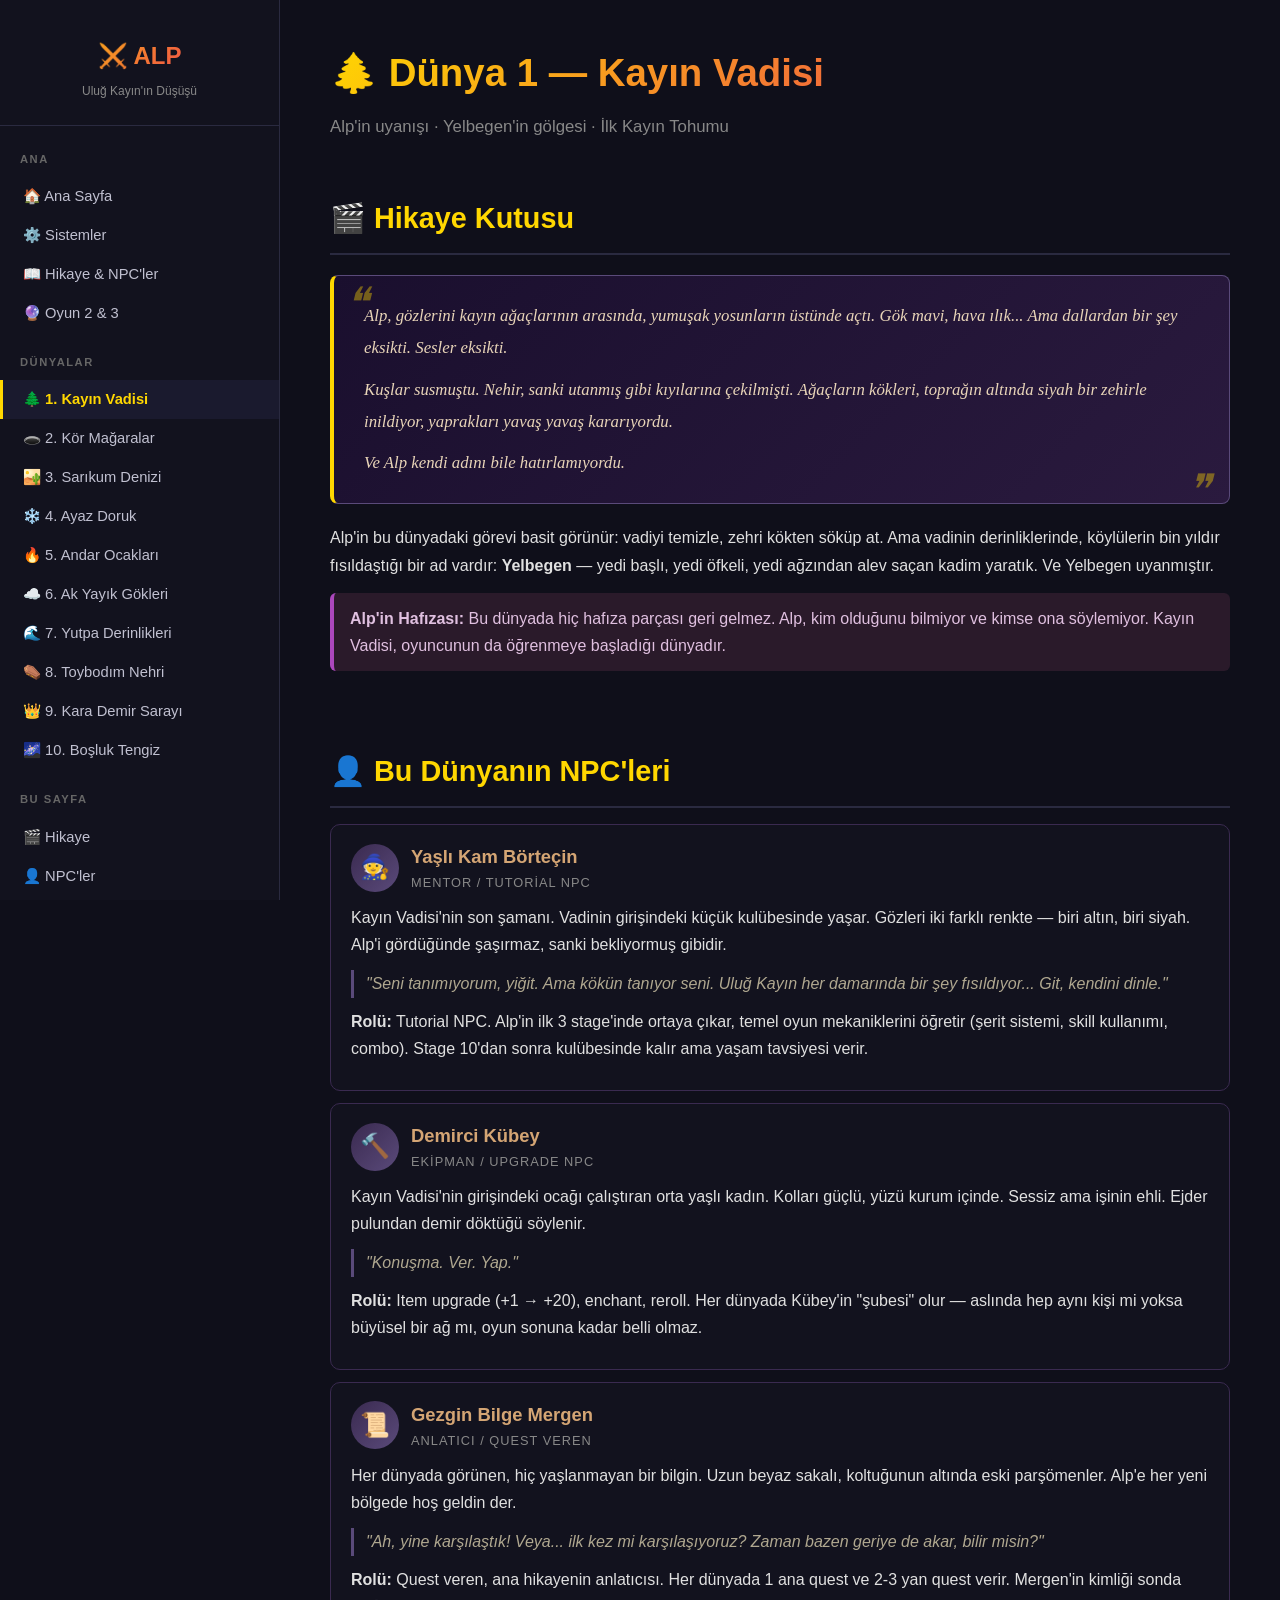
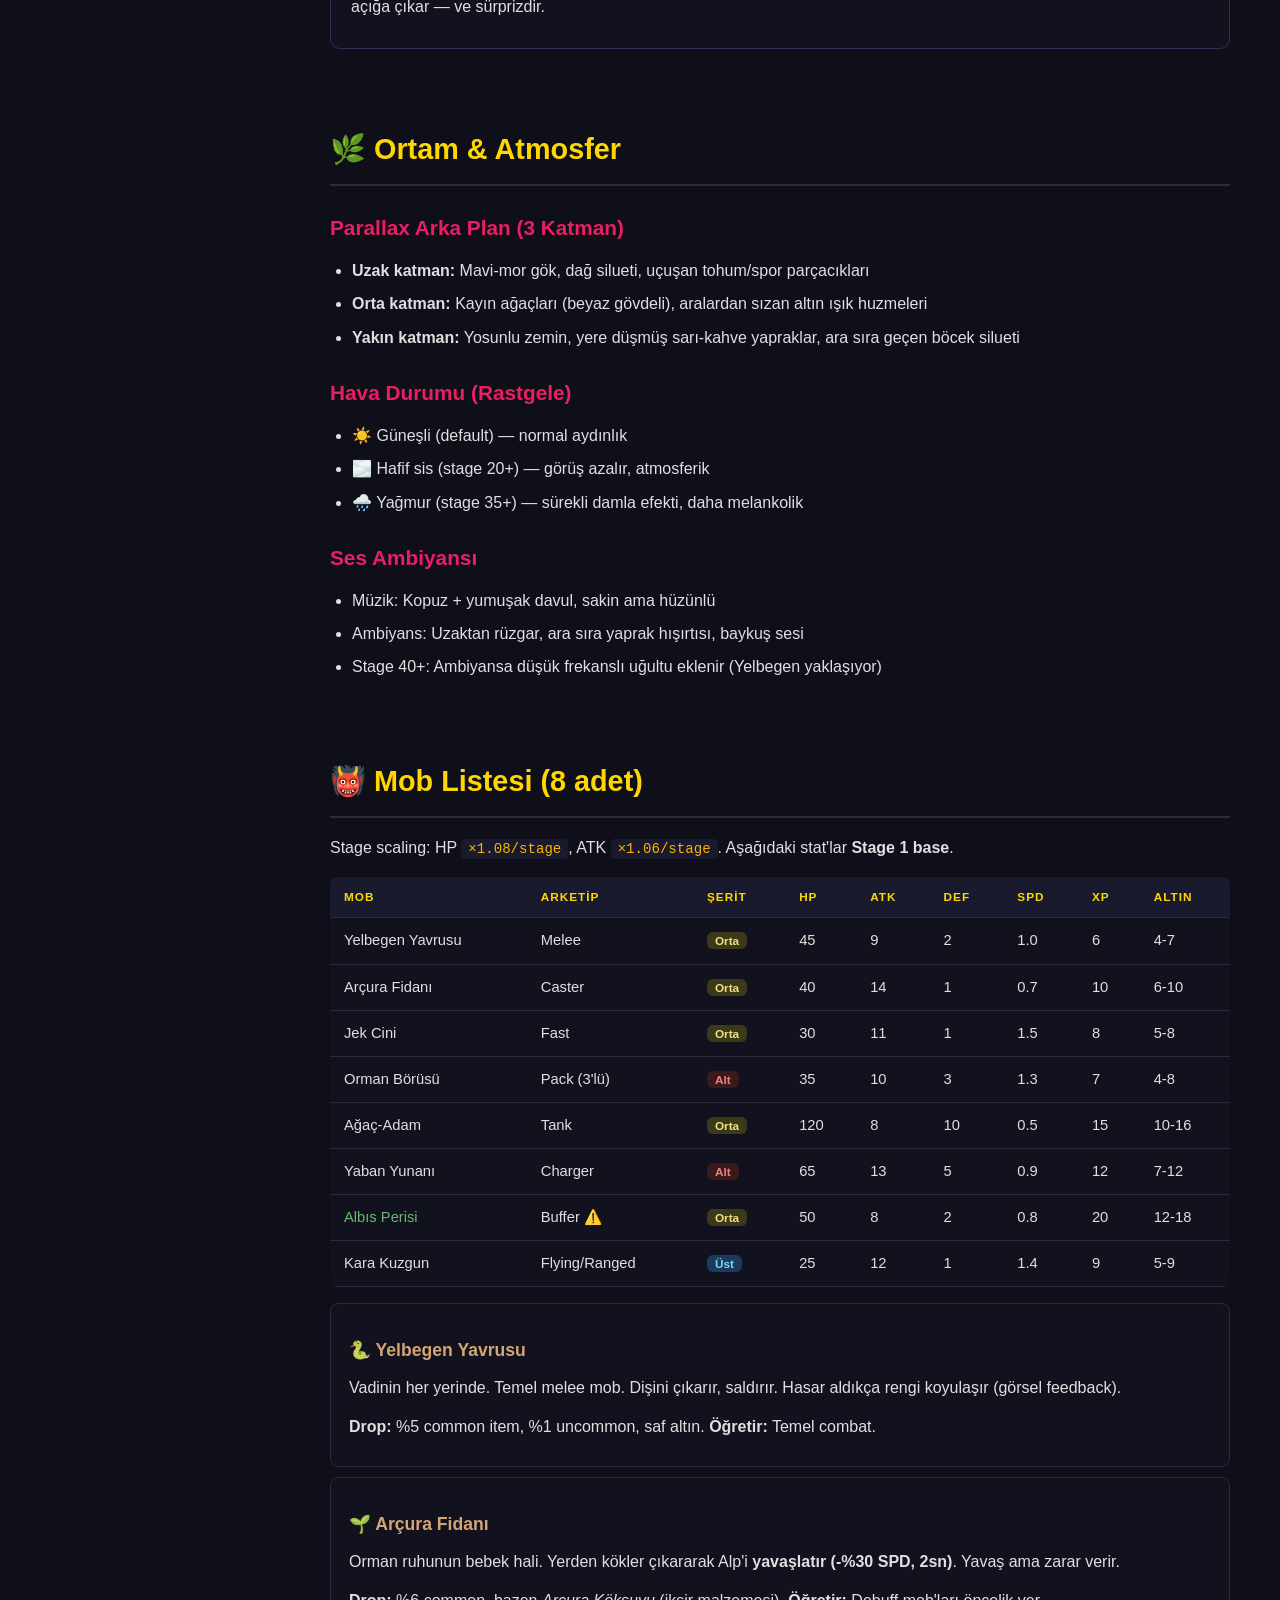
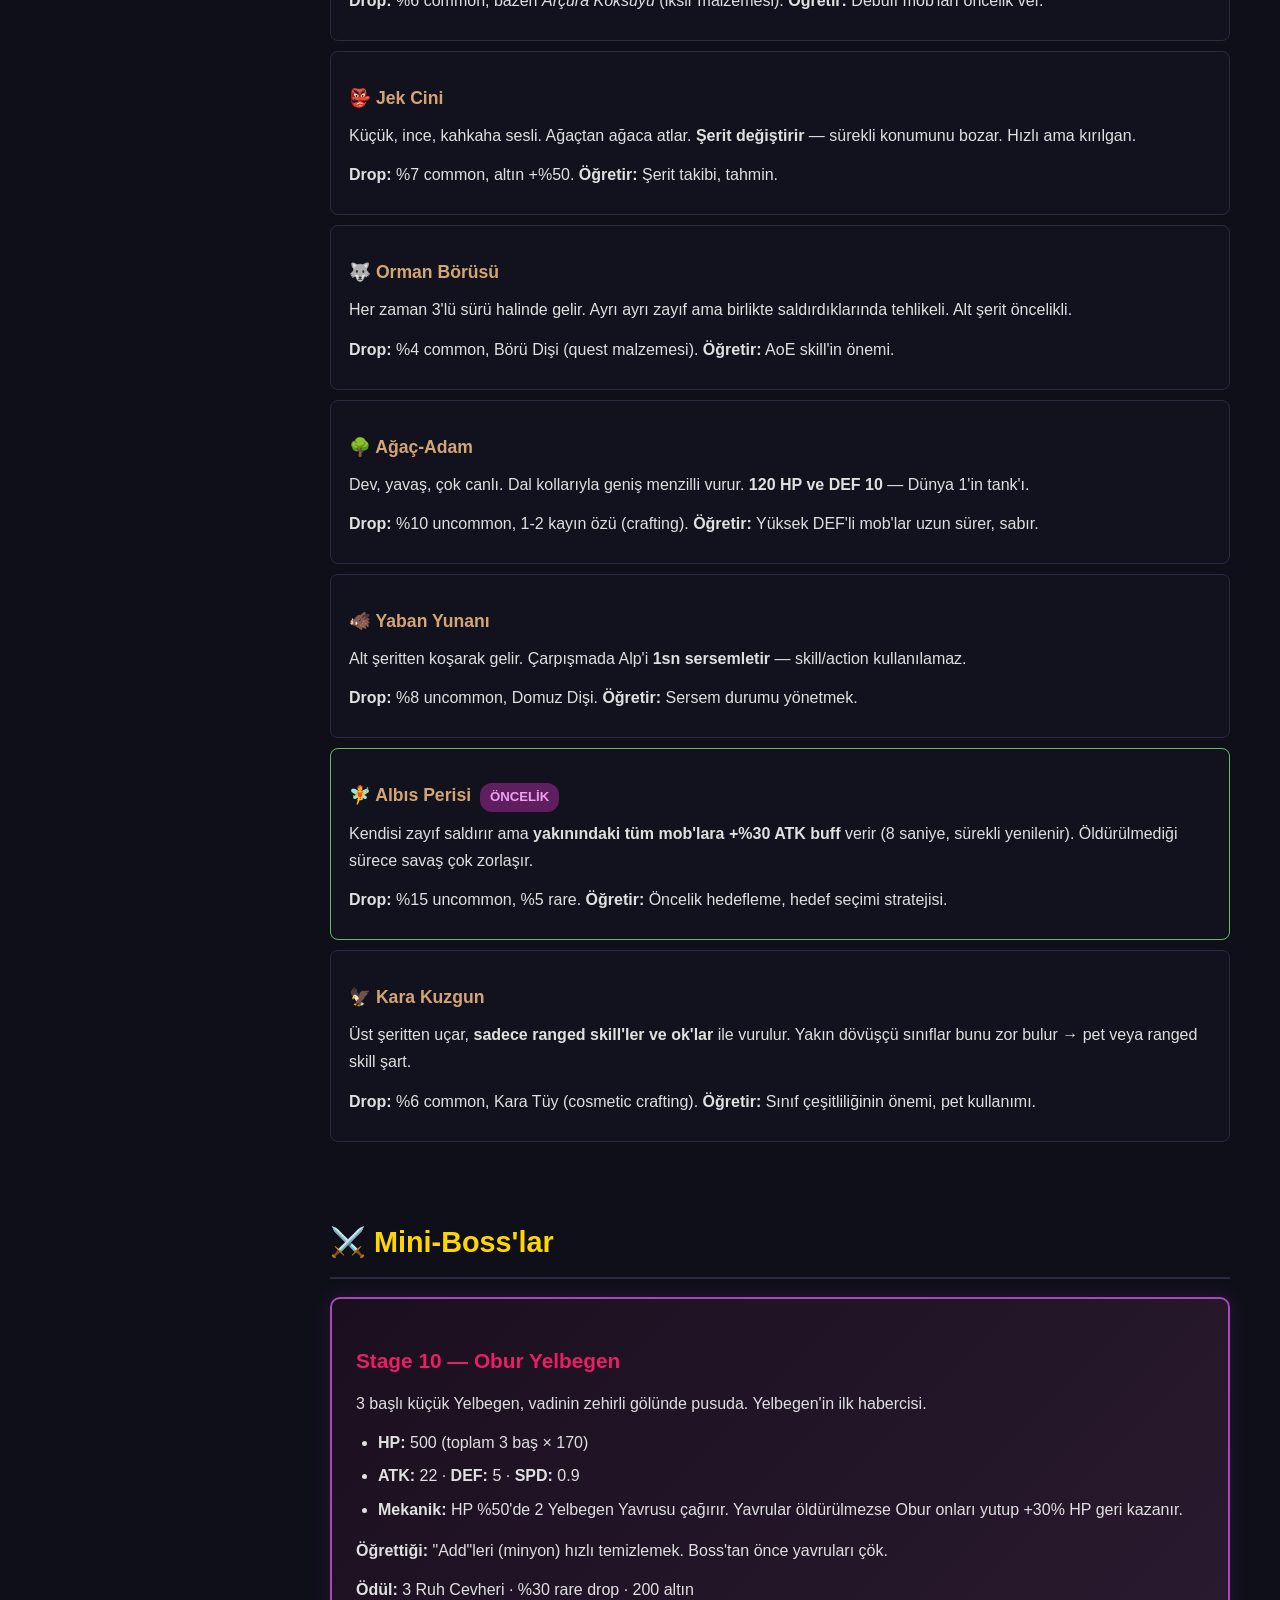
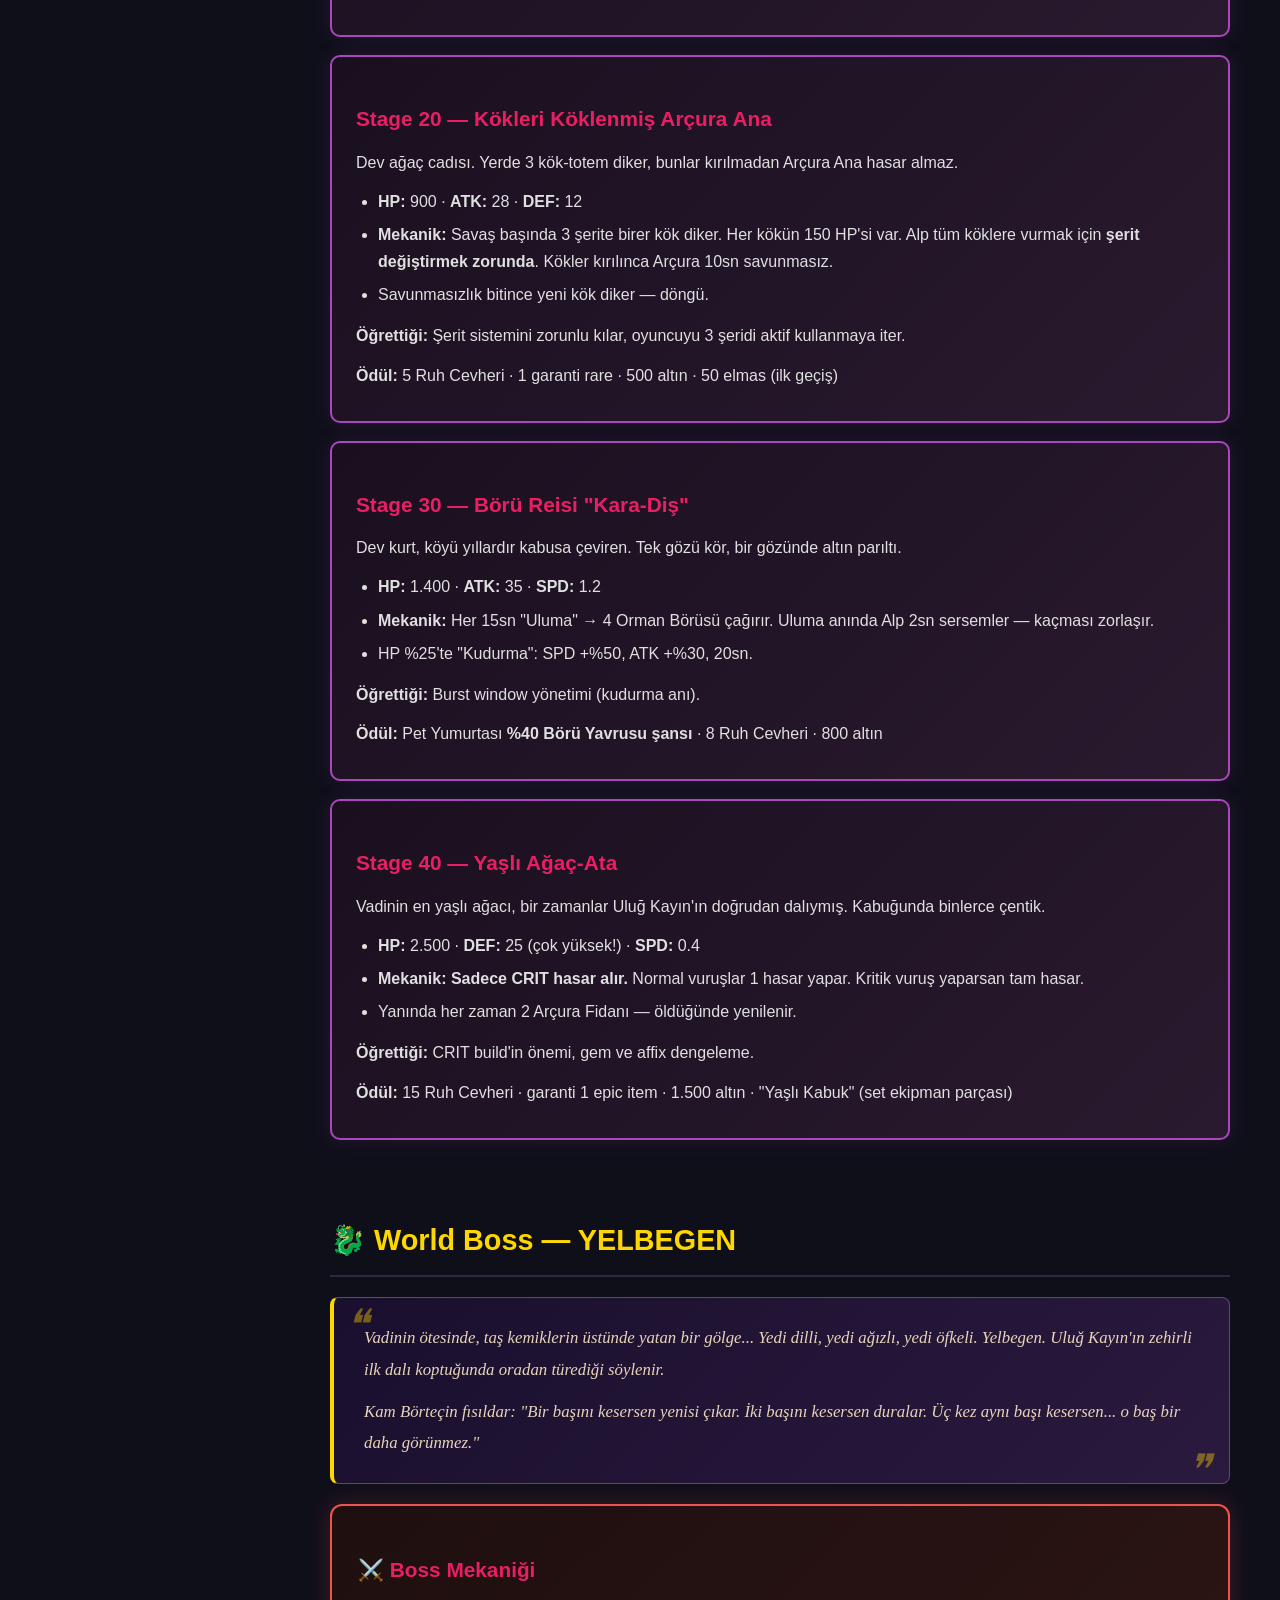
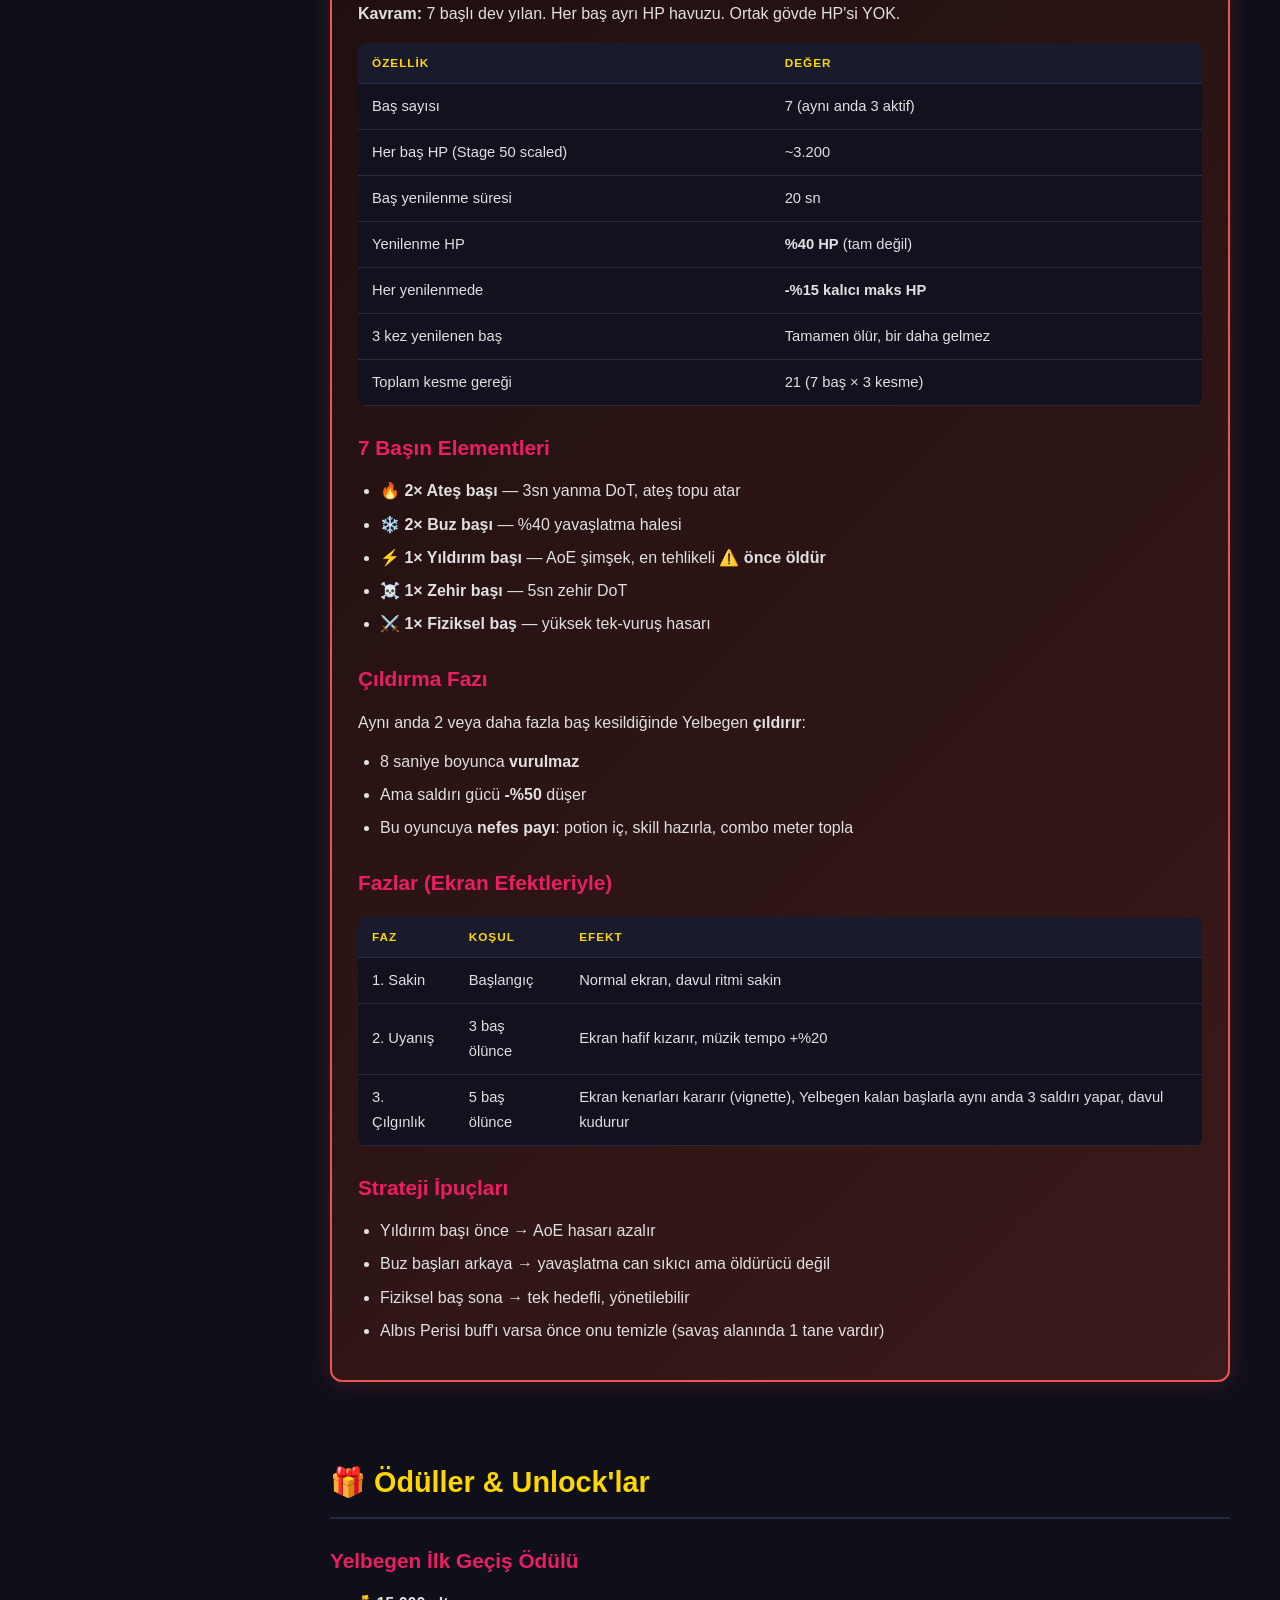
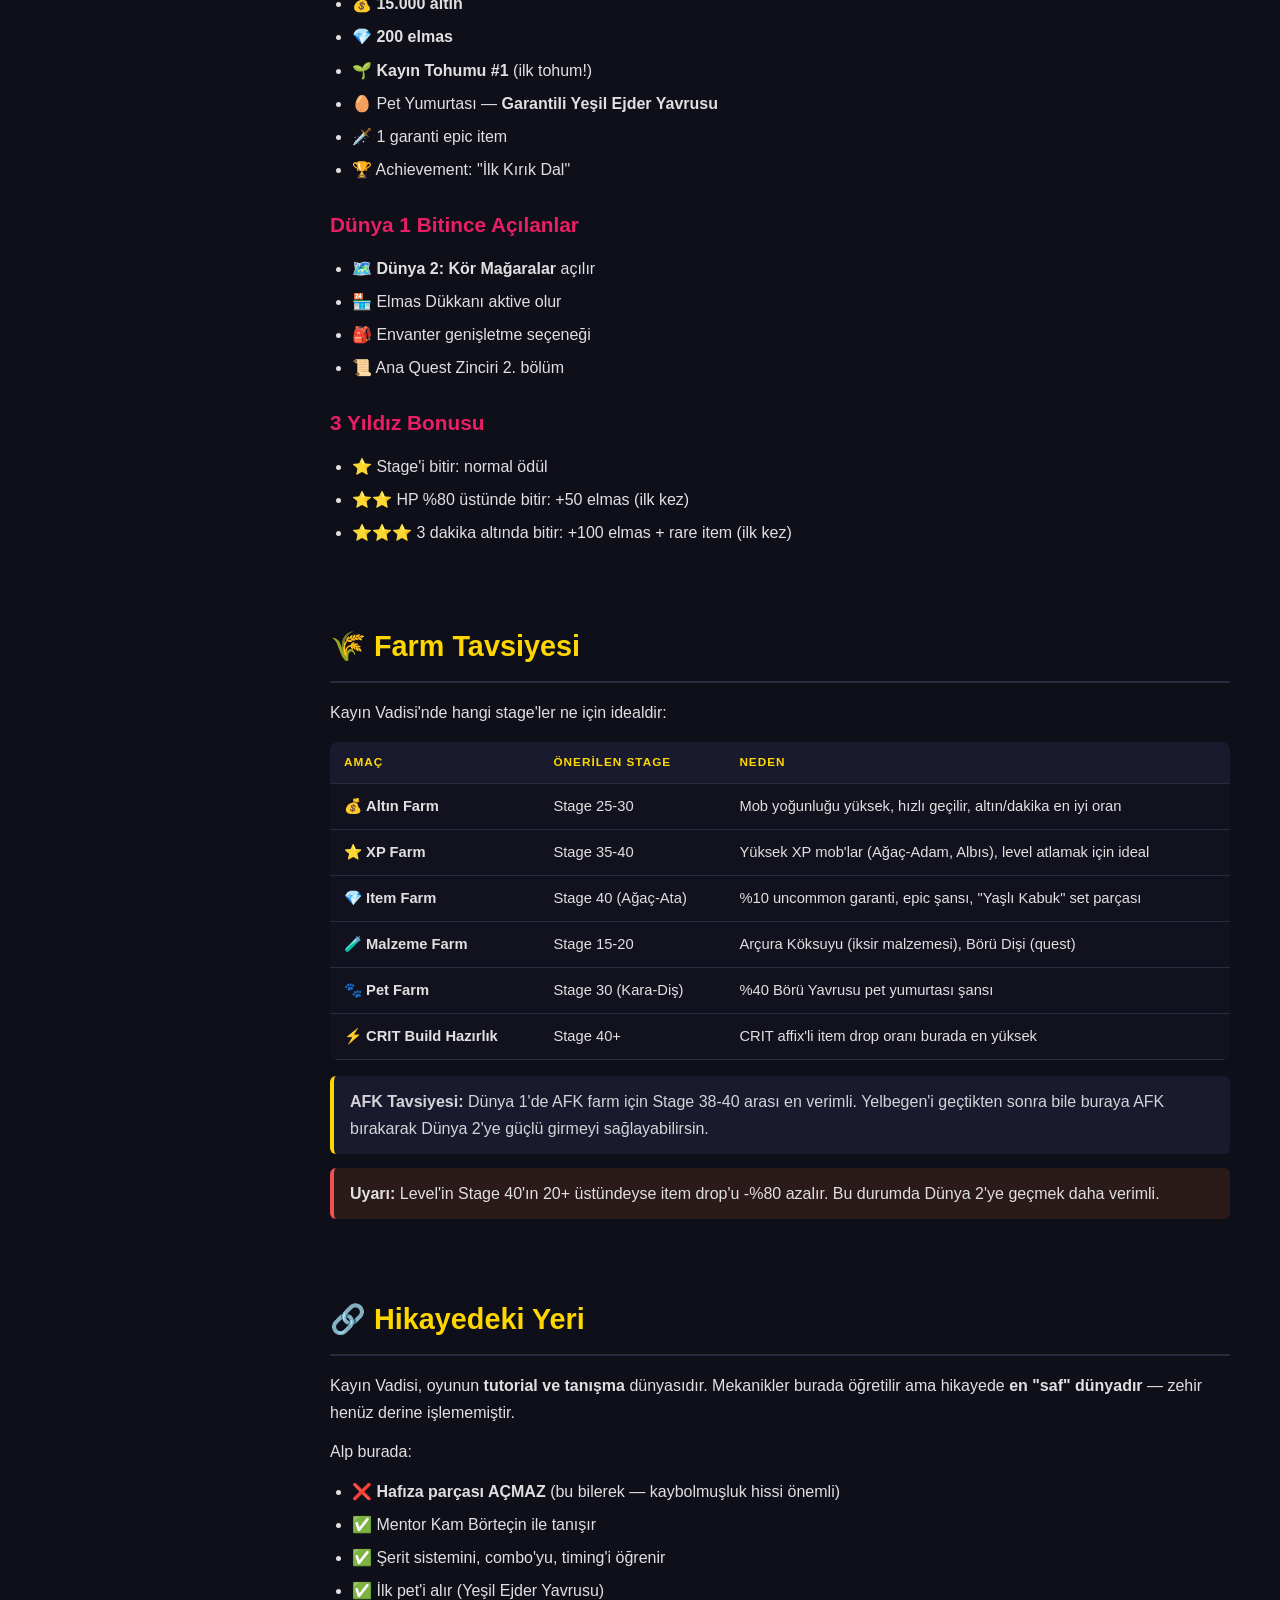
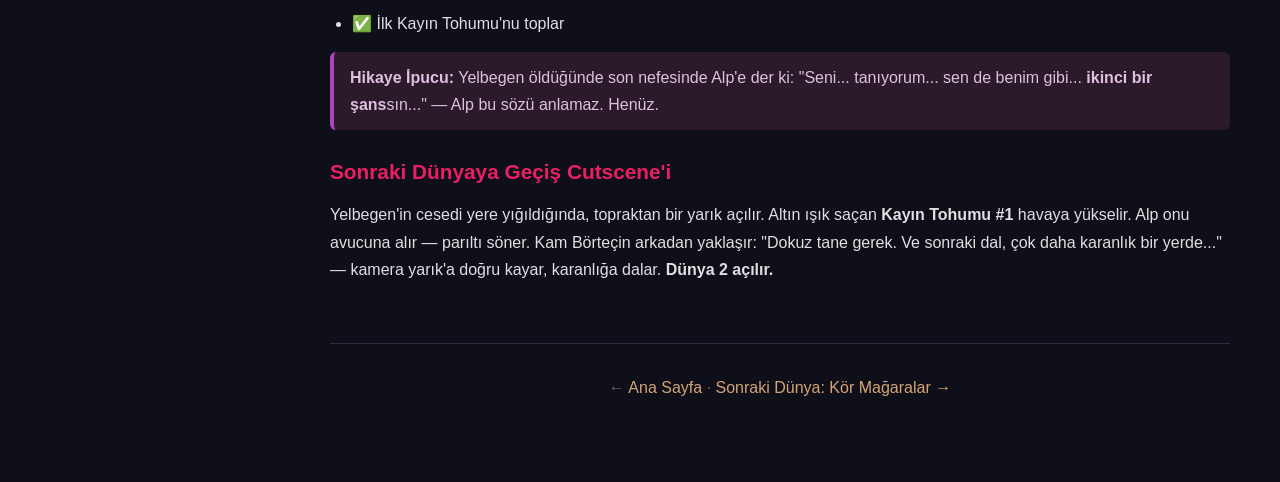
<file: taslaklar/world-1-kayin-vadisi.html>
<!DOCTYPE html>
<html lang="tr">
<head>
<meta charset="UTF-8">
<meta name="viewport" content="width=device-width, initial-scale=1.0">
<title>Dünya 1: Kayın Vadisi | ALP Wiki</title>
<link rel="stylesheet" href="shared.css">
</head>
<body>
<div class="layout">
<aside class="sidebar">
<div class="sidebar-logo"><h1>⚔️ ALP</h1><div class="version">Uluğ Kayın'ın Düşüşü</div></div>
<nav>
<div class="nav-section">ANA</div>
<a href="index.html">🏠 Ana Sayfa</a>
<a href="systems.html">⚙️ Sistemler</a>
<a href="story.html">📖 Hikaye & NPC'ler</a>
<a href="sequels.html">🔮 Oyun 2 & 3</a>

<div class="nav-section">DÜNYALAR</div>
<a href="world-1-kayin-vadisi.html" class="active">🌲 1. Kayın Vadisi</a>
<a href="world-2-kor-magaralar.html">🕳️ 2. Kör Mağaralar</a>
<a href="world-3-sarikum-denizi.html">🏜️ 3. Sarıkum Denizi</a>
<a href="world-4-ayaz-doruk.html">❄️ 4. Ayaz Doruk</a>
<a href="world-5-andar-ocaklari.html">🔥 5. Andar Ocakları</a>
<a href="world-6-ak-yayik-gokleri.html">☁️ 6. Ak Yayık Gökleri</a>
<a href="world-7-yutpa-derinlikleri.html">🌊 7. Yutpa Derinlikleri</a>
<a href="world-8-toybodim-nehri.html">⚰️ 8. Toybodım Nehri</a>
<a href="world-9-kara-demir-sarayi.html">👑 9. Kara Demir Sarayı</a>
<a href="world-10-bosluk-tengiz.html">🌌 10. Boşluk Tengiz</a>

<div class="nav-section">BU SAYFA</div>
<a href="#story">🎬 Hikaye</a>
<a href="#npcs">👤 NPC'ler</a>
<a href="#env">🌿 Ortam</a>
<a href="#mobs">👹 Mob Listesi</a>
<a href="#mini-bosses">⚔️ Mini-Boss'lar</a>
<a href="#world-boss">🐉 Yelbegen</a>
<a href="#rewards">🎁 Ödüller</a>
<a href="#farm">🌾 Farm Tavsiyesi</a>
<a href="#lore-role">🔗 Hikayedeki Yeri</a>
</nav>
</aside>

<main class="main">
<h1 class="title">🌲 Dünya 1 — Kayın Vadisi</h1>
<p class="subtitle">Alp'in uyanışı · Yelbegen'in gölgesi · İlk Kayın Tohumu</p>

<section id="story">
<h2>🎬 Hikaye Kutusu</h2>
<div class="destan">
<p>Alp, gözlerini kayın ağaçlarının arasında, yumuşak yosunların üstünde açtı. Gök mavi, hava ılık... Ama dallardan bir şey eksikti. Sesler eksikti.</p>
<p>Kuşlar susmuştu. Nehir, sanki utanmış gibi kıyılarına çekilmişti. Ağaçların kökleri, toprağın altında siyah bir zehirle inildiyor, yaprakları yavaş yavaş kararıyordu.</p>
<p>Ve Alp kendi adını bile hatırlamıyordu.</p>
</div>
<p>Alp'in bu dünyadaki görevi basit görünür: vadiyi temizle, zehri kökten söküp at. Ama vadinin derinliklerinde, köylülerin bin yıldır fısıldaştığı bir ad vardır: <b>Yelbegen</b> — yedi başlı, yedi öfkeli, yedi ağzından alev saçan kadim yaratık. Ve Yelbegen uyanmıştır.</p>
<div class="lore"><b>Alp'in Hafızası:</b> Bu dünyada hiç hafıza parçası geri gelmez. Alp, kim olduğunu bilmiyor ve kimse ona söylemiyor. Kayın Vadisi, oyuncunun da öğrenmeye başladığı dünyadır.</div>
</section>

<section id="npcs">
<h2>👤 Bu Dünyanın NPC'leri</h2>

<div class="npc">
<div class="npc-header">
<div class="npc-avatar">🧙</div>
<div><div class="npc-name">Yaşlı Kam Börteçin</div><div class="npc-role">Mentor / Tutorial NPC</div></div>
</div>
<p>Kayın Vadisi'nin son şamanı. Vadinin girişindeki küçük kulübesinde yaşar. Gözleri iki farklı renkte — biri altın, biri siyah. Alp'i gördüğünde şaşırmaz, sanki bekliyormuş gibidir.</p>
<div class="npc-quote">"Seni tanımıyorum, yiğit. Ama kökün tanıyor seni. Uluğ Kayın her damarında bir şey fısıldıyor... Git, kendini dinle."</div>
<p><b>Rolü:</b> Tutorial NPC. Alp'in ilk 3 stage'inde ortaya çıkar, temel oyun mekaniklerini öğretir (şerit sistemi, skill kullanımı, combo). Stage 10'dan sonra kulübesinde kalır ama yaşam tavsiyesi verir.</p>
</div>

<div class="npc">
<div class="npc-header">
<div class="npc-avatar">🔨</div>
<div><div class="npc-name">Demirci Kübey</div><div class="npc-role">Ekipman / Upgrade NPC</div></div>
</div>
<p>Kayın Vadisi'nin girişindeki ocağı çalıştıran orta yaşlı kadın. Kolları güçlü, yüzü kurum içinde. Sessiz ama işinin ehli. Ejder pulundan demir döktüğü söylenir.</p>
<div class="npc-quote">"Konuşma. Ver. Yap."</div>
<p><b>Rolü:</b> Item upgrade (+1 → +20), enchant, reroll. Her dünyada Kübey'in "şubesi" olur — aslında hep aynı kişi mi yoksa büyüsel bir ağ mı, oyun sonuna kadar belli olmaz.</p>
</div>

<div class="npc">
<div class="npc-header">
<div class="npc-avatar">📜</div>
<div><div class="npc-name">Gezgin Bilge Mergen</div><div class="npc-role">Anlatıcı / Quest Veren</div></div>
</div>
<p>Her dünyada görünen, hiç yaşlanmayan bir bilgin. Uzun beyaz sakalı, koltuğunun altında eski parşömenler. Alp'e her yeni bölgede hoş geldin der.</p>
<div class="npc-quote">"Ah, yine karşılaştık! Veya... ilk kez mi karşılaşıyoruz? Zaman bazen geriye de akar, bilir misin?"</div>
<p><b>Rolü:</b> Quest veren, ana hikayenin anlatıcısı. Her dünyada 1 ana quest ve 2-3 yan quest verir. Mergen'in kimliği sonda açığa çıkar — ve sürprizdir.</p>
</div>
</section>

<section id="env">
<h2>🌿 Ortam & Atmosfer</h2>
<h3>Parallax Arka Plan (3 Katman)</h3>
<ul>
<li><b>Uzak katman:</b> Mavi-mor gök, dağ silueti, uçuşan tohum/spor parçacıkları</li>
<li><b>Orta katman:</b> Kayın ağaçları (beyaz gövdeli), aralardan sızan altın ışık huzmeleri</li>
<li><b>Yakın katman:</b> Yosunlu zemin, yere düşmüş sarı-kahve yapraklar, ara sıra geçen böcek silueti</li>
</ul>
<h3>Hava Durumu (Rastgele)</h3>
<ul>
<li>☀️ Güneşli (default) — normal aydınlık</li>
<li>🌫️ Hafif sis (stage 20+) — görüş azalır, atmosferik</li>
<li>🌧️ Yağmur (stage 35+) — sürekli damla efekti, daha melankolik</li>
</ul>
<h3>Ses Ambiyansı</h3>
<ul>
<li>Müzik: Kopuz + yumuşak davul, sakin ama hüzünlü</li>
<li>Ambiyans: Uzaktan rüzgar, ara sıra yaprak hışırtısı, baykuş sesi</li>
<li>Stage 40+: Ambiyansa düşük frekanslı uğultu eklenir (Yelbegen yaklaşıyor)</li>
</ul>
</section>

<section id="mobs">
<h2>👹 Mob Listesi (8 adet)</h2>
<p>Stage scaling: HP <code>×1.08/stage</code>, ATK <code>×1.06/stage</code>. Aşağıdaki stat'lar <b>Stage 1 base</b>.</p>

<table>
<tr><th>Mob</th><th>Arketip</th><th>Şerit</th><th>HP</th><th>ATK</th><th>DEF</th><th>SPD</th><th>XP</th><th>Altın</th></tr>
<tr><td>Yelbegen Yavrusu</td><td>Melee</td><td><span class="lane-orta">Orta</span></td><td>45</td><td>9</td><td>2</td><td>1.0</td><td>6</td><td>4-7</td></tr>
<tr><td>Arçura Fidanı</td><td>Caster</td><td><span class="lane-orta">Orta</span></td><td>40</td><td>14</td><td>1</td><td>0.7</td><td>10</td><td>6-10</td></tr>
<tr><td>Jek Cini</td><td>Fast</td><td><span class="lane-orta">Orta</span></td><td>30</td><td>11</td><td>1</td><td>1.5</td><td>8</td><td>5-8</td></tr>
<tr><td>Orman Börüsü</td><td>Pack (3'lü)</td><td><span class="lane-alt">Alt</span></td><td>35</td><td>10</td><td>3</td><td>1.3</td><td>7</td><td>4-8</td></tr>
<tr><td>Ağaç-Adam</td><td>Tank</td><td><span class="lane-orta">Orta</span></td><td>120</td><td>8</td><td>10</td><td>0.5</td><td>15</td><td>10-16</td></tr>
<tr><td>Yaban Yunanı</td><td>Charger</td><td><span class="lane-alt">Alt</span></td><td>65</td><td>13</td><td>5</td><td>0.9</td><td>12</td><td>7-12</td></tr>
<tr><td class="r-uncommon">Albıs Perisi</td><td>Buffer ⚠️</td><td><span class="lane-orta">Orta</span></td><td>50</td><td>8</td><td>2</td><td>0.8</td><td>20</td><td>12-18</td></tr>
<tr><td>Kara Kuzgun</td><td>Flying/Ranged</td><td><span class="lane-ust">Üst</span></td><td>25</td><td>12</td><td>1</td><td>1.4</td><td>9</td><td>5-9</td></tr>
</table>

<div class="mob-card">
<h4>🐍 Yelbegen Yavrusu</h4>
<p>Vadinin her yerinde. Temel melee mob. Dişini çıkarır, saldırır. Hasar aldıkça rengi koyulaşır (görsel feedback).</p>
<p><b>Drop:</b> %5 common item, %1 uncommon, saf altın. <b>Öğretir:</b> Temel combat.</p>
</div>

<div class="mob-card">
<h4>🌱 Arçura Fidanı</h4>
<p>Orman ruhunun bebek hali. Yerden kökler çıkararak Alp'i <b>yavaşlatır (-%30 SPD, 2sn)</b>. Yavaş ama zarar verir.</p>
<p><b>Drop:</b> %6 common, bazen <i>Arçura Köksuyu</i> (iksir malzemesi). <b>Öğretir:</b> Debuff mob'ları öncelik ver.</p>
</div>

<div class="mob-card">
<h4>👺 Jek Cini</h4>
<p>Küçük, ince, kahkaha sesli. Ağaçtan ağaca atlar. <b>Şerit değiştirir</b> — sürekli konumunu bozar. Hızlı ama kırılgan.</p>
<p><b>Drop:</b> %7 common, altın +%50. <b>Öğretir:</b> Şerit takibi, tahmin.</p>
</div>

<div class="mob-card">
<h4>🐺 Orman Börüsü</h4>
<p>Her zaman 3'lü sürü halinde gelir. Ayrı ayrı zayıf ama birlikte saldırdıklarında tehlikeli. Alt şerit öncelikli.</p>
<p><b>Drop:</b> %4 common, Börü Dişi (quest malzemesi). <b>Öğretir:</b> AoE skill'in önemi.</p>
</div>

<div class="mob-card">
<h4>🌳 Ağaç-Adam</h4>
<p>Dev, yavaş, çok canlı. Dal kollarıyla geniş menzilli vurur. <b>120 HP ve DEF 10</b> — Dünya 1'in tank'ı.</p>
<p><b>Drop:</b> %10 uncommon, 1-2 kayın özü (crafting). <b>Öğretir:</b> Yüksek DEF'li mob'lar uzun sürer, sabır.</p>
</div>

<div class="mob-card">
<h4>🐗 Yaban Yunanı</h4>
<p>Alt şeritten koşarak gelir. Çarpışmada Alp'i <b>1sn sersemletir</b> — skill/action kullanılamaz.</p>
<p><b>Drop:</b> %8 uncommon, Domuz Dişi. <b>Öğretir:</b> Sersem durumu yönetmek.</p>
</div>

<div class="mob-card" style="border-color:#66bb6a">
<h4>🧚 Albıs Perisi <span class="badge" style="background:#5f1e5f;color:#f0a0f0">ÖNCELİK</span></h4>
<p>Kendisi zayıf saldırır ama <b>yakınındaki tüm mob'lara +%30 ATK buff</b> verir (8 saniye, sürekli yenilenir). Öldürülmediği sürece savaş çok zorlaşır.</p>
<p><b>Drop:</b> %15 uncommon, %5 rare. <b>Öğretir:</b> Öncelik hedefleme, hedef seçimi stratejisi.</p>
</div>

<div class="mob-card">
<h4>🦅 Kara Kuzgun</h4>
<p>Üst şeritten uçar, <b>sadece ranged skill'ler ve ok'lar</b> ile vurulur. Yakın dövüşçü sınıflar bunu zor bulur → pet veya ranged skill şart.</p>
<p><b>Drop:</b> %6 common, Kara Tüy (cosmetic crafting). <b>Öğretir:</b> Sınıf çeşitliliğinin önemi, pet kullanımı.</p>
</div>
</section>

<section id="mini-bosses">
<h2>⚔️ Mini-Boss'lar</h2>

<div class="boss-card">
<h3>Stage 10 — Obur Yelbegen</h3>
<p>3 başlı küçük Yelbegen, vadinin zehirli gölünde pusuda. Yelbegen'in ilk habercisi.</p>
<ul>
<li><b>HP:</b> 500 (toplam 3 baş × 170)</li>
<li><b>ATK:</b> 22 · <b>DEF:</b> 5 · <b>SPD:</b> 0.9</li>
<li><b>Mekanik:</b> HP %50'de 2 Yelbegen Yavrusu çağırır. Yavrular öldürülmezse Obur onları yutup +30% HP geri kazanır.</li>
</ul>
<p><b>Öğrettiği:</b> "Add"leri (minyon) hızlı temizlemek. Boss'tan önce yavruları çök.</p>
<p><b>Ödül:</b> 3 Ruh Cevheri · %30 rare drop · 200 altın</p>
</div>

<div class="boss-card">
<h3>Stage 20 — Kökleri Köklenmiş Arçura Ana</h3>
<p>Dev ağaç cadısı. Yerde 3 kök-totem diker, bunlar kırılmadan Arçura Ana hasar almaz.</p>
<ul>
<li><b>HP:</b> 900 · <b>ATK:</b> 28 · <b>DEF:</b> 12</li>
<li><b>Mekanik:</b> Savaş başında 3 şerite birer kök diker. Her kökün 150 HP'si var. Alp tüm köklere vurmak için <b>şerit değiştirmek zorunda</b>. Kökler kırılınca Arçura 10sn savunmasız.</li>
<li>Savunmasızlık bitince yeni kök diker — döngü.</li>
</ul>
<p><b>Öğrettiği:</b> Şerit sistemini zorunlu kılar, oyuncuyu 3 şeridi aktif kullanmaya iter.</p>
<p><b>Ödül:</b> 5 Ruh Cevheri · 1 garanti rare · 500 altın · 50 elmas (ilk geçiş)</p>
</div>

<div class="boss-card">
<h3>Stage 30 — Börü Reisi "Kara-Diş"</h3>
<p>Dev kurt, köyü yıllardır kabusa çeviren. Tek gözü kör, bir gözünde altın parıltı.</p>
<ul>
<li><b>HP:</b> 1.400 · <b>ATK:</b> 35 · <b>SPD:</b> 1.2</li>
<li><b>Mekanik:</b> Her 15sn "Uluma" → 4 Orman Börüsü çağırır. Uluma anında Alp 2sn sersemler — kaçması zorlaşır.</li>
<li>HP %25'te "Kudurma": SPD +%50, ATK +%30, 20sn.</li>
</ul>
<p><b>Öğrettiği:</b> Burst window yönetimi (kudurma anı).</p>
<p><b>Ödül:</b> Pet Yumurtası <b>%40 Börü Yavrusu şansı</b> · 8 Ruh Cevheri · 800 altın</p>
</div>

<div class="boss-card">
<h3>Stage 40 — Yaşlı Ağaç-Ata</h3>
<p>Vadinin en yaşlı ağacı, bir zamanlar Uluğ Kayın'ın doğrudan dalıymış. Kabuğunda binlerce çentik.</p>
<ul>
<li><b>HP:</b> 2.500 · <b>DEF:</b> 25 (çok yüksek!) · <b>SPD:</b> 0.4</li>
<li><b>Mekanik:</b> <b>Sadece CRIT hasar alır.</b> Normal vuruşlar 1 hasar yapar. Kritik vuruş yaparsan tam hasar.</li>
<li>Yanında her zaman 2 Arçura Fidanı — öldüğünde yenilenir.</li>
</ul>
<p><b>Öğrettiği:</b> CRIT build'in önemi, gem ve affix dengeleme.</p>
<p><b>Ödül:</b> 15 Ruh Cevheri · garanti 1 epic item · 1.500 altın · "Yaşlı Kabuk" (set ekipman parçası)</p>
</div>
</section>

<section id="world-boss">
<h2>🐉 World Boss — YELBEGEN</h2>
<div class="destan">
<p>Vadinin ötesinde, taş kemiklerin üstünde yatan bir gölge... Yedi dilli, yedi ağızlı, yedi öfkeli. Yelbegen. Uluğ Kayın'ın zehirli ilk dalı koptuğunda oradan türediği söylenir.</p>
<p>Kam Börteçin fısıldar: "Bir başını kesersen yenisi çıkar. İki başını kesersen duralar. Üç kez aynı başı kesersen... o baş bir daha görünmez."</p>
</div>

<div class="worldboss-card">
<h3>⚔️ Boss Mekaniği</h3>
<p><b>Kavram:</b> 7 başlı dev yılan. Her baş ayrı HP havuzu. Ortak gövde HP'si YOK.</p>
<table>
<tr><th>Özellik</th><th>Değer</th></tr>
<tr><td>Baş sayısı</td><td>7 (aynı anda 3 aktif)</td></tr>
<tr><td>Her baş HP (Stage 50 scaled)</td><td>~3.200</td></tr>
<tr><td>Baş yenilenme süresi</td><td>20 sn</td></tr>
<tr><td>Yenilenme HP</td><td><b>%40 HP</b> (tam değil)</td></tr>
<tr><td>Her yenilenmede</td><td><b>-%15 kalıcı maks HP</b></td></tr>
<tr><td>3 kez yenilenen baş</td><td>Tamamen ölür, bir daha gelmez</td></tr>
<tr><td>Toplam kesme gereği</td><td>21 (7 baş × 3 kesme)</td></tr>
</table>

<h3>7 Başın Elementleri</h3>
<ul>
<li>🔥 <b>2× Ateş başı</b> — 3sn yanma DoT, ateş topu atar</li>
<li>❄️ <b>2× Buz başı</b> — %40 yavaşlatma halesi</li>
<li>⚡ <b>1× Yıldırım başı</b> — AoE şimşek, en tehlikeli ⚠️ <b>önce öldür</b></li>
<li>☠️ <b>1× Zehir başı</b> — 5sn zehir DoT</li>
<li>⚔️ <b>1× Fiziksel baş</b> — yüksek tek-vuruş hasarı</li>
</ul>

<h3>Çıldırma Fazı</h3>
<p>Aynı anda 2 veya daha fazla baş kesildiğinde Yelbegen <b>çıldırır</b>:</p>
<ul>
<li>8 saniye boyunca <b>vurulmaz</b></li>
<li>Ama saldırı gücü <b>-%50</b> düşer</li>
<li>Bu oyuncuya <b>nefes payı</b>: potion iç, skill hazırla, combo meter topla</li>
</ul>

<h3>Fazlar (Ekran Efektleriyle)</h3>
<table>
<tr><th>Faz</th><th>Koşul</th><th>Efekt</th></tr>
<tr><td>1. Sakin</td><td>Başlangıç</td><td>Normal ekran, davul ritmi sakin</td></tr>
<tr><td>2. Uyanış</td><td>3 baş ölünce</td><td>Ekran hafif kızarır, müzik tempo +%20</td></tr>
<tr><td>3. Çılgınlık</td><td>5 baş ölünce</td><td>Ekran kenarları kararır (vignette), Yelbegen kalan başlarla aynı anda 3 saldırı yapar, davul kudurur</td></tr>
</table>

<h3>Strateji İpuçları</h3>
<ul>
<li>Yıldırım başı önce → AoE hasarı azalır</li>
<li>Buz başları arkaya → yavaşlatma can sıkıcı ama öldürücü değil</li>
<li>Fiziksel baş sona → tek hedefli, yönetilebilir</li>
<li>Albıs Perisi buff'ı varsa önce onu temizle (savaş alanında 1 tane vardır)</li>
</ul>
</div>
</section>

<section id="rewards">
<h2>🎁 Ödüller & Unlock'lar</h2>
<h3>Yelbegen İlk Geçiş Ödülü</h3>
<ul>
<li>💰 <b>15.000 altın</b></li>
<li>💎 <b>200 elmas</b></li>
<li>🌱 <b>Kayın Tohumu #1</b> (ilk tohum!)</li>
<li>🥚 Pet Yumurtası — <b>Garantili Yeşil Ejder Yavrusu</b></li>
<li>🗡️ 1 garanti epic item</li>
<li>🏆 Achievement: "İlk Kırık Dal"</li>
</ul>
<h3>Dünya 1 Bitince Açılanlar</h3>
<ul>
<li>🗺️ <b>Dünya 2: Kör Mağaralar</b> açılır</li>
<li>🏪 Elmas Dükkanı aktive olur</li>
<li>🎒 Envanter genişletme seçeneği</li>
<li>📜 Ana Quest Zinciri 2. bölüm</li>
</ul>
<h3>3 Yıldız Bonusu</h3>
<ul>
<li>⭐ Stage'i bitir: normal ödül</li>
<li>⭐⭐ HP %80 üstünde bitir: +50 elmas (ilk kez)</li>
<li>⭐⭐⭐ 3 dakika altında bitir: +100 elmas + rare item (ilk kez)</li>
</ul>
</section>

<section id="farm">
<h2>🌾 Farm Tavsiyesi</h2>
<p>Kayın Vadisi'nde hangi stage'ler ne için idealdir:</p>
<table>
<tr><th>Amaç</th><th>Önerilen Stage</th><th>Neden</th></tr>
<tr><td>💰 <b>Altın Farm</b></td><td>Stage 25-30</td><td>Mob yoğunluğu yüksek, hızlı geçilir, altın/dakika en iyi oran</td></tr>
<tr><td>⭐ <b>XP Farm</b></td><td>Stage 35-40</td><td>Yüksek XP mob'lar (Ağaç-Adam, Albıs), level atlamak için ideal</td></tr>
<tr><td>💎 <b>Item Farm</b></td><td>Stage 40 (Ağaç-Ata)</td><td>%10 uncommon garanti, epic şansı, "Yaşlı Kabuk" set parçası</td></tr>
<tr><td>🧪 <b>Malzeme Farm</b></td><td>Stage 15-20</td><td>Arçura Köksuyu (iksir malzemesi), Börü Dişi (quest)</td></tr>
<tr><td>🐾 <b>Pet Farm</b></td><td>Stage 30 (Kara-Diş)</td><td>%40 Börü Yavrusu pet yumurtası şansı</td></tr>
<tr><td>⚡ <b>CRIT Build Hazırlık</b></td><td>Stage 40+</td><td>CRIT affix'li item drop oranı burada en yüksek</td></tr>
</table>
<div class="note"><b>AFK Tavsiyesi:</b> Dünya 1'de AFK farm için Stage 38-40 arası en verimli. Yelbegen'i geçtikten sonra bile buraya AFK bırakarak Dünya 2'ye güçlü girmeyi sağlayabilirsin.</div>
<div class="warn"><b>Uyarı:</b> Level'in Stage 40'ın 20+ üstündeyse item drop'u -%80 azalır. Bu durumda Dünya 2'ye geçmek daha verimli.</div>
</section>

<section id="lore-role">
<h2>🔗 Hikayedeki Yeri</h2>
<p>Kayın Vadisi, oyunun <b>tutorial ve tanışma</b> dünyasıdır. Mekanikler burada öğretilir ama hikayede <b>en "saf" dünyadır</b> — zehir henüz derine işlememiştir.</p>
<p>Alp burada:</p>
<ul>
<li>❌ <b>Hafıza parçası AÇMAZ</b> (bu bilerek — kaybolmuşluk hissi önemli)</li>
<li>✅ Mentor Kam Börteçin ile tanışır</li>
<li>✅ Şerit sistemini, combo'yu, timing'i öğrenir</li>
<li>✅ İlk pet'i alır (Yeşil Ejder Yavrusu)</li>
<li>✅ İlk Kayın Tohumu'nu toplar</li>
</ul>
<div class="lore"><b>Hikaye İpucu:</b> Yelbegen öldüğünde son nefesinde Alp'e der ki: "Seni... tanıyorum... sen de benim gibi... <b>ikinci bir şans</b>sın..." — Alp bu sözü anlamaz. Henüz.</div>
<h3>Sonraki Dünyaya Geçiş Cutscene'i</h3>
<p>Yelbegen'in cesedi yere yığıldığında, topraktan bir yarık açılır. Altın ışık saçan <b>Kayın Tohumu #1</b> havaya yükselir. Alp onu avucuna alır — parıltı söner. Kam Börteçin arkadan yaklaşır: "Dokuz tane gerek. Ve sonraki dal, çok daha karanlık bir yerde..." — kamera yarık'a doğru kayar, karanlığa dalar. <b>Dünya 2 açılır.</b></p>
</section>

<div style="text-align:center;margin-top:60px;padding:30px;color:#666;border-top:1px solid #2a2a40">
<p>← <a href="index.html">Ana Sayfa</a> · <a href="world-2-kor-magaralar.html">Sonraki Dünya: Kör Mağaralar →</a></p>
</div>
</main>
</div>
</body>
</html>
</file>
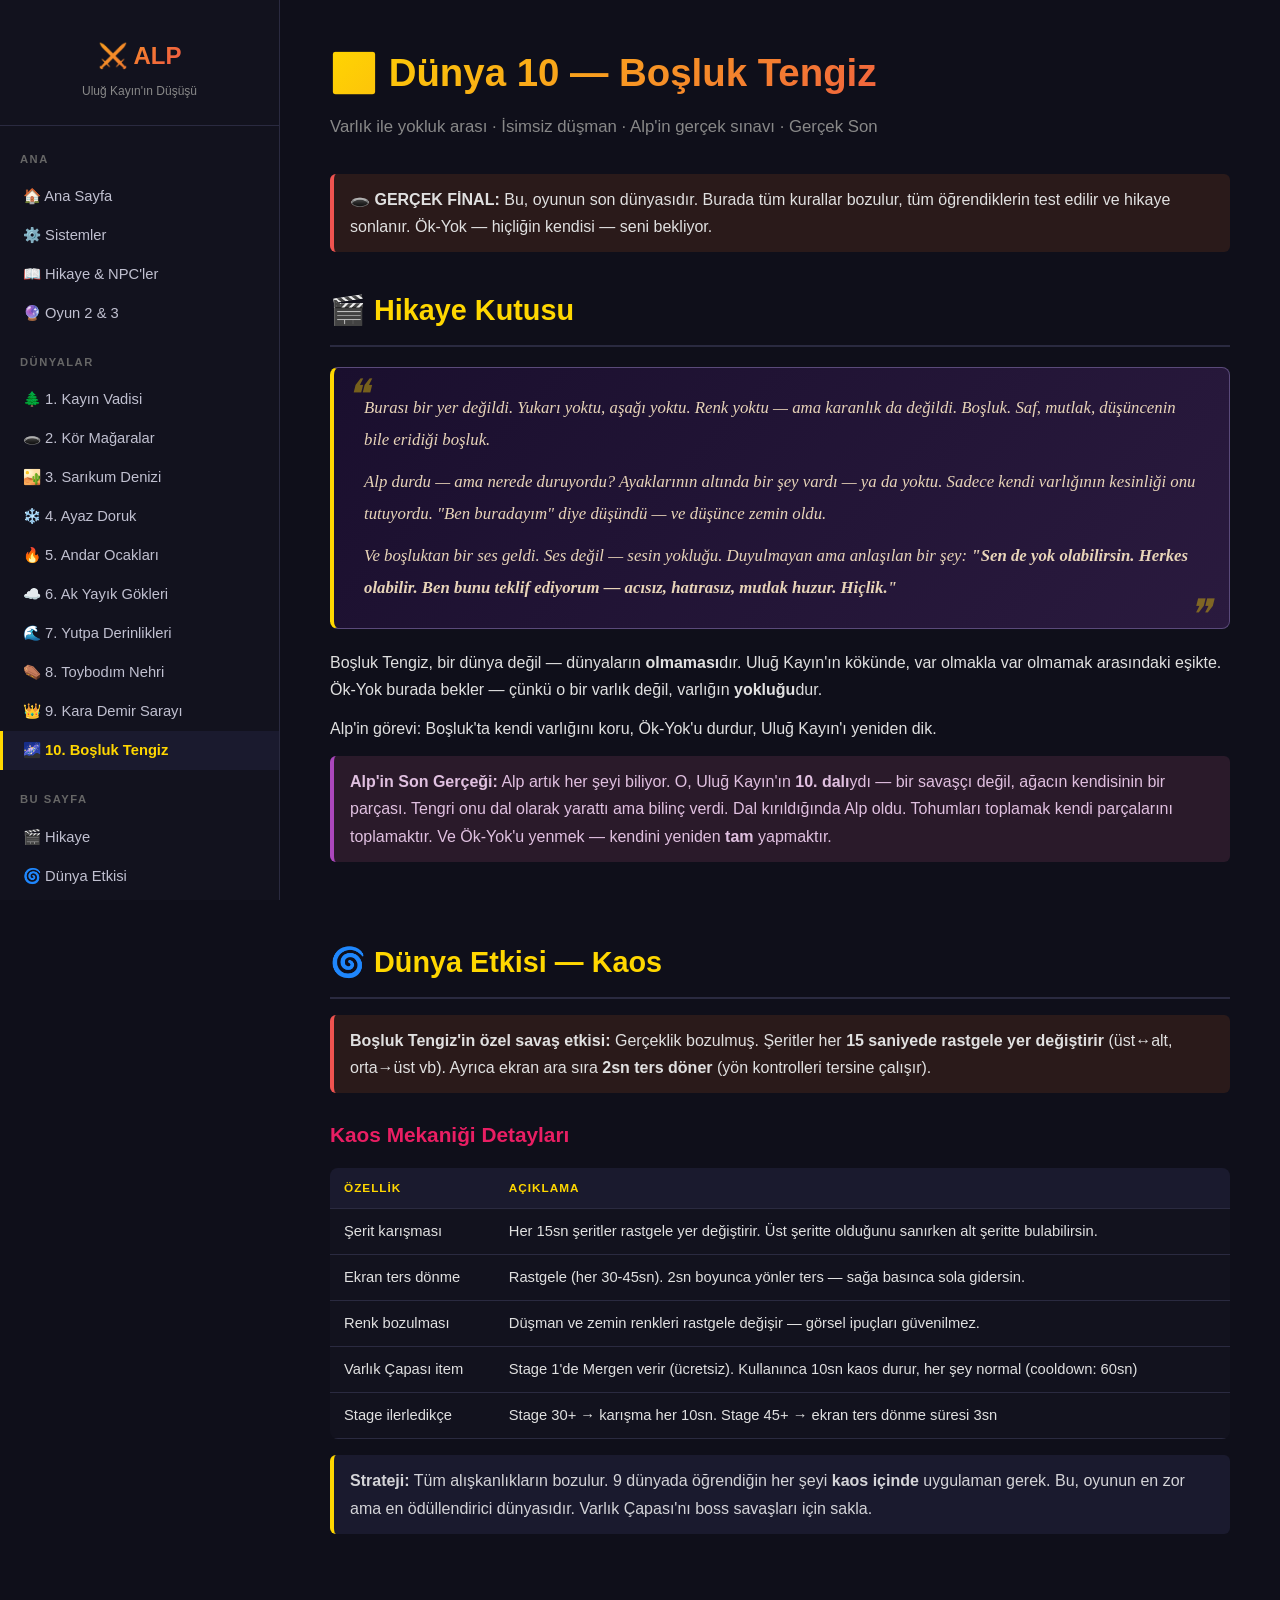
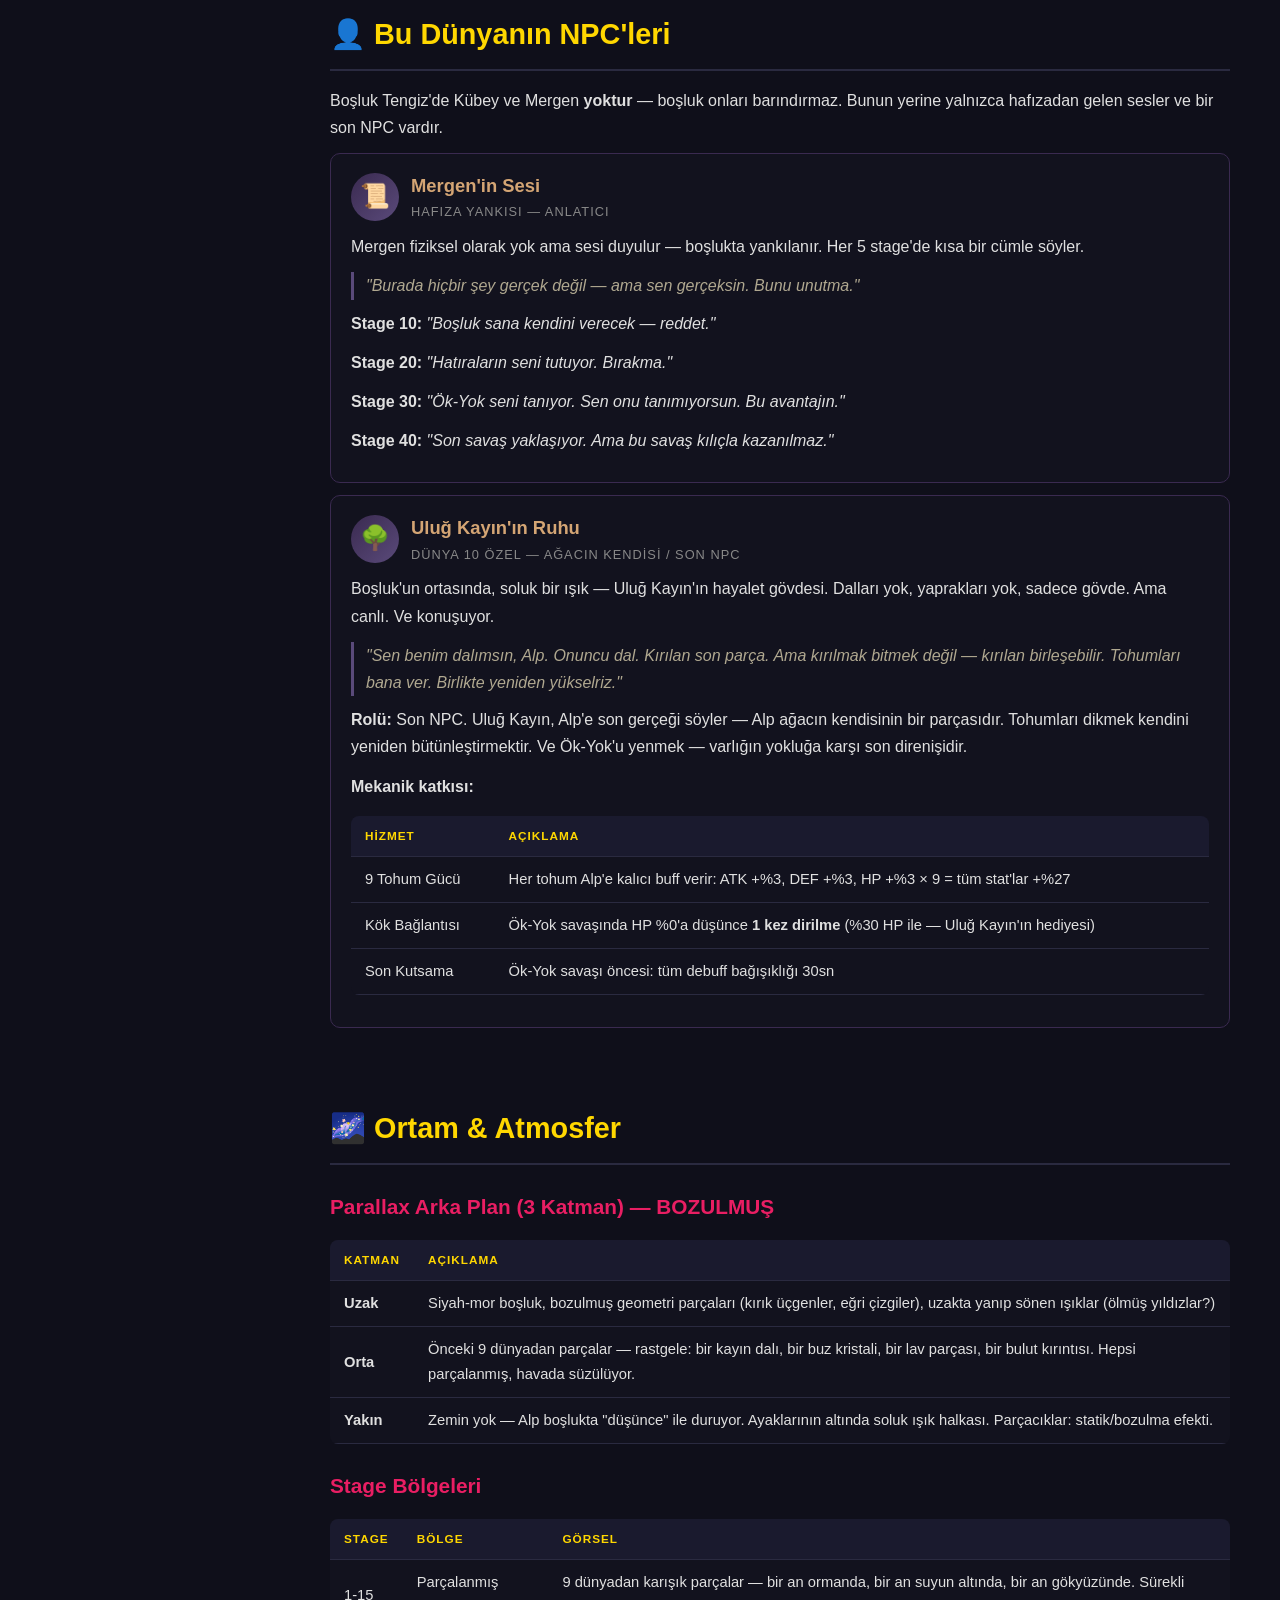
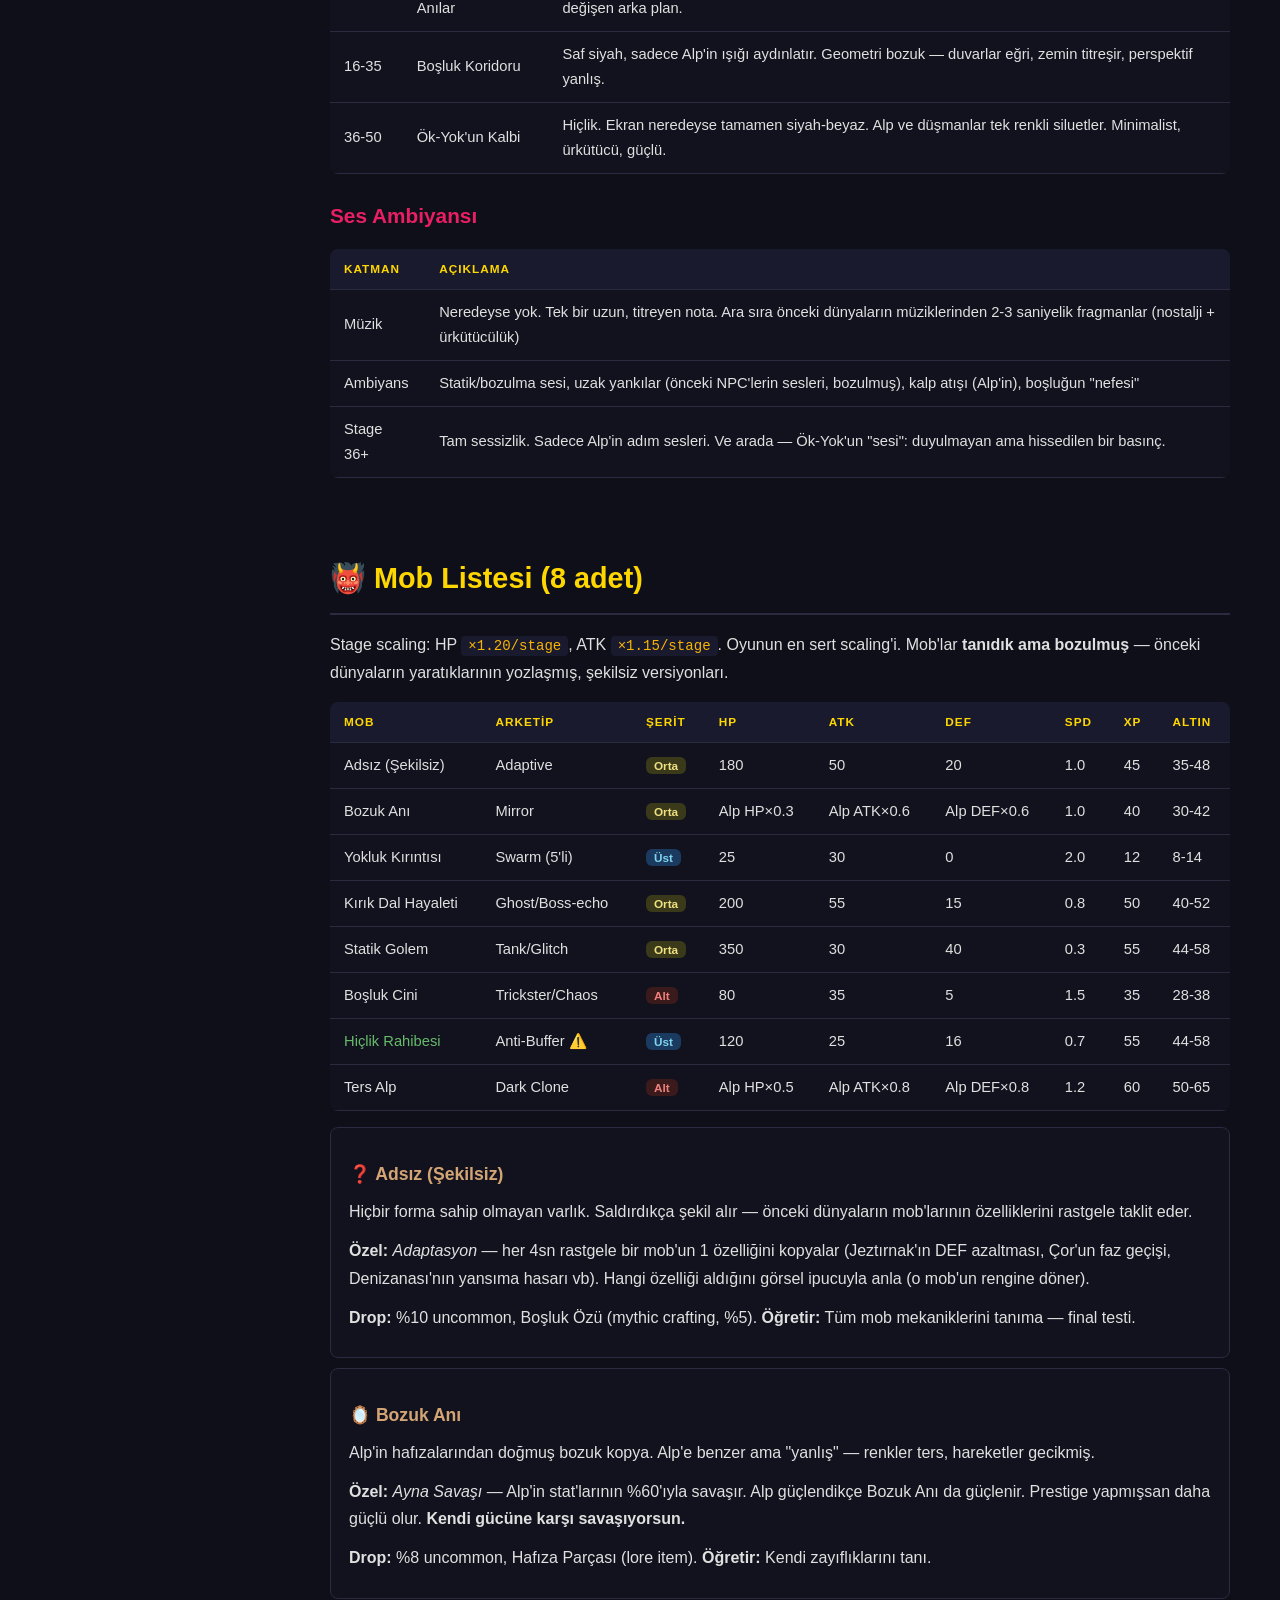
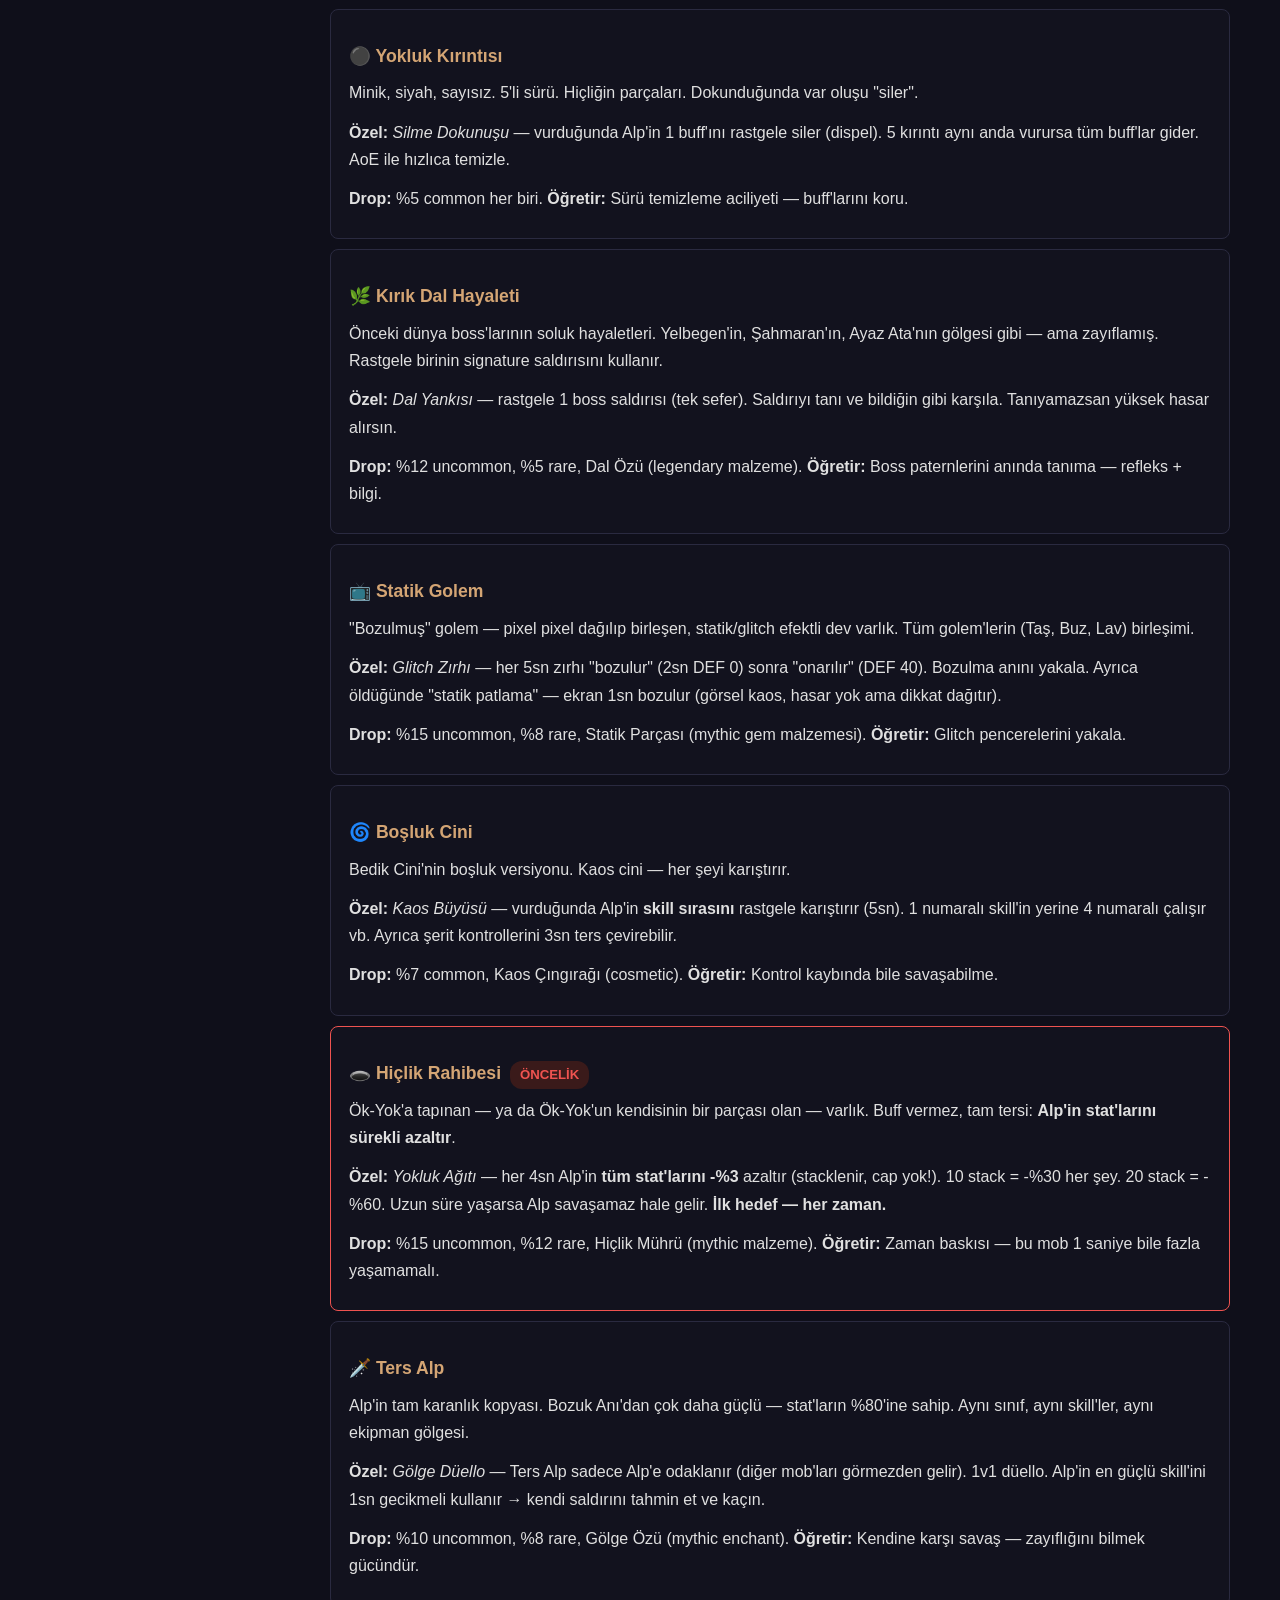
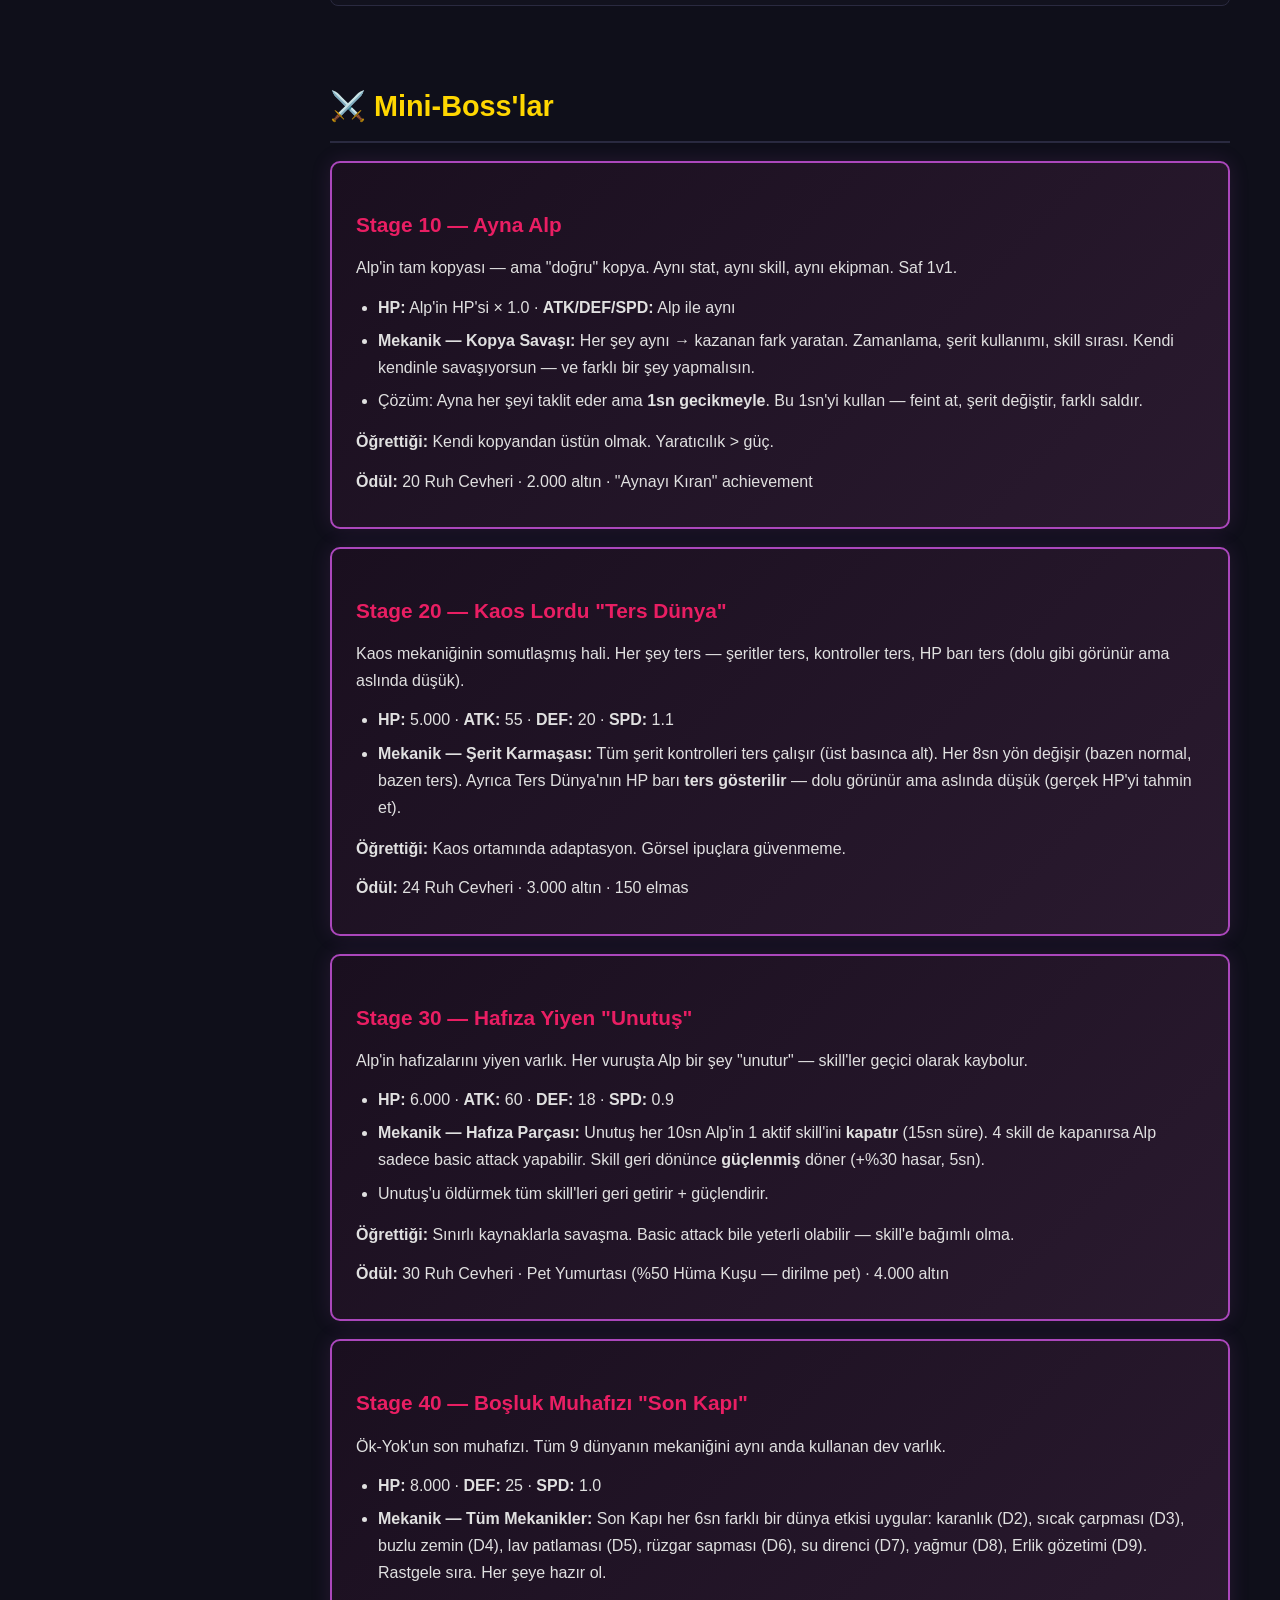
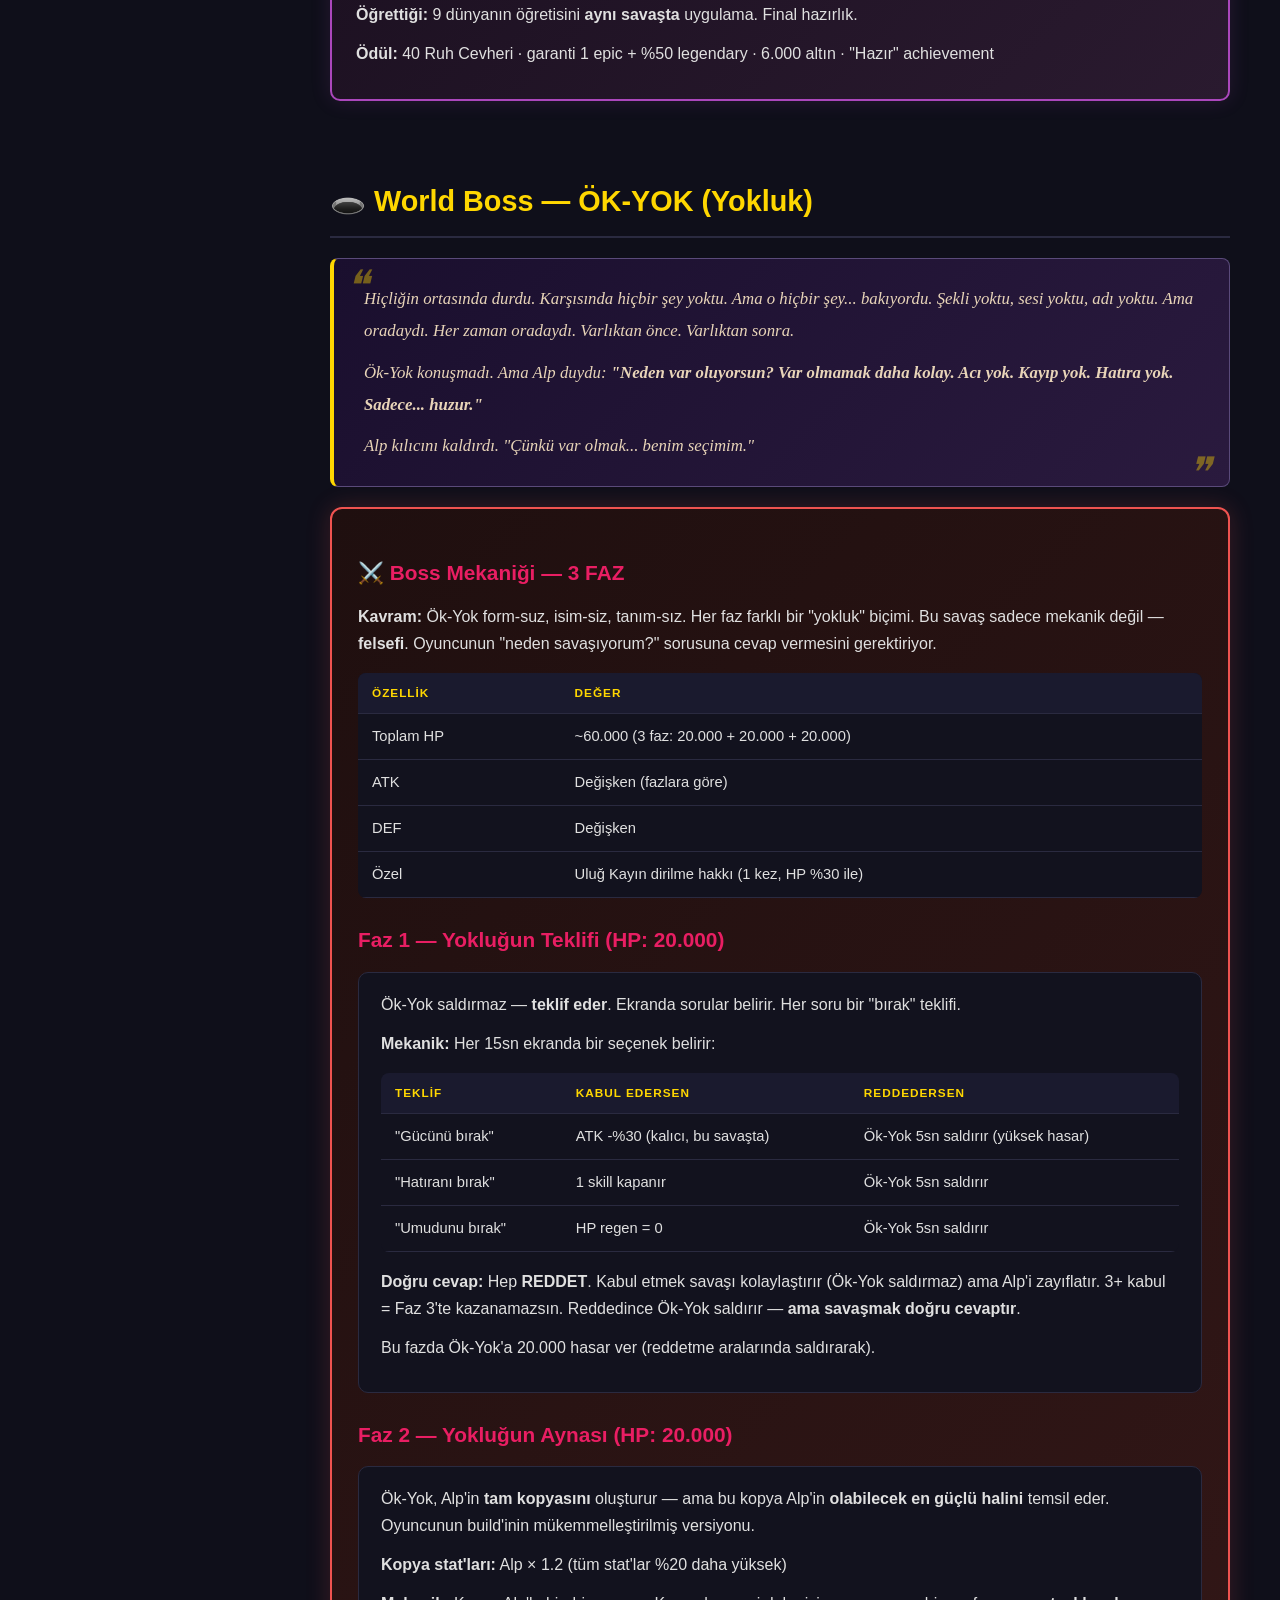
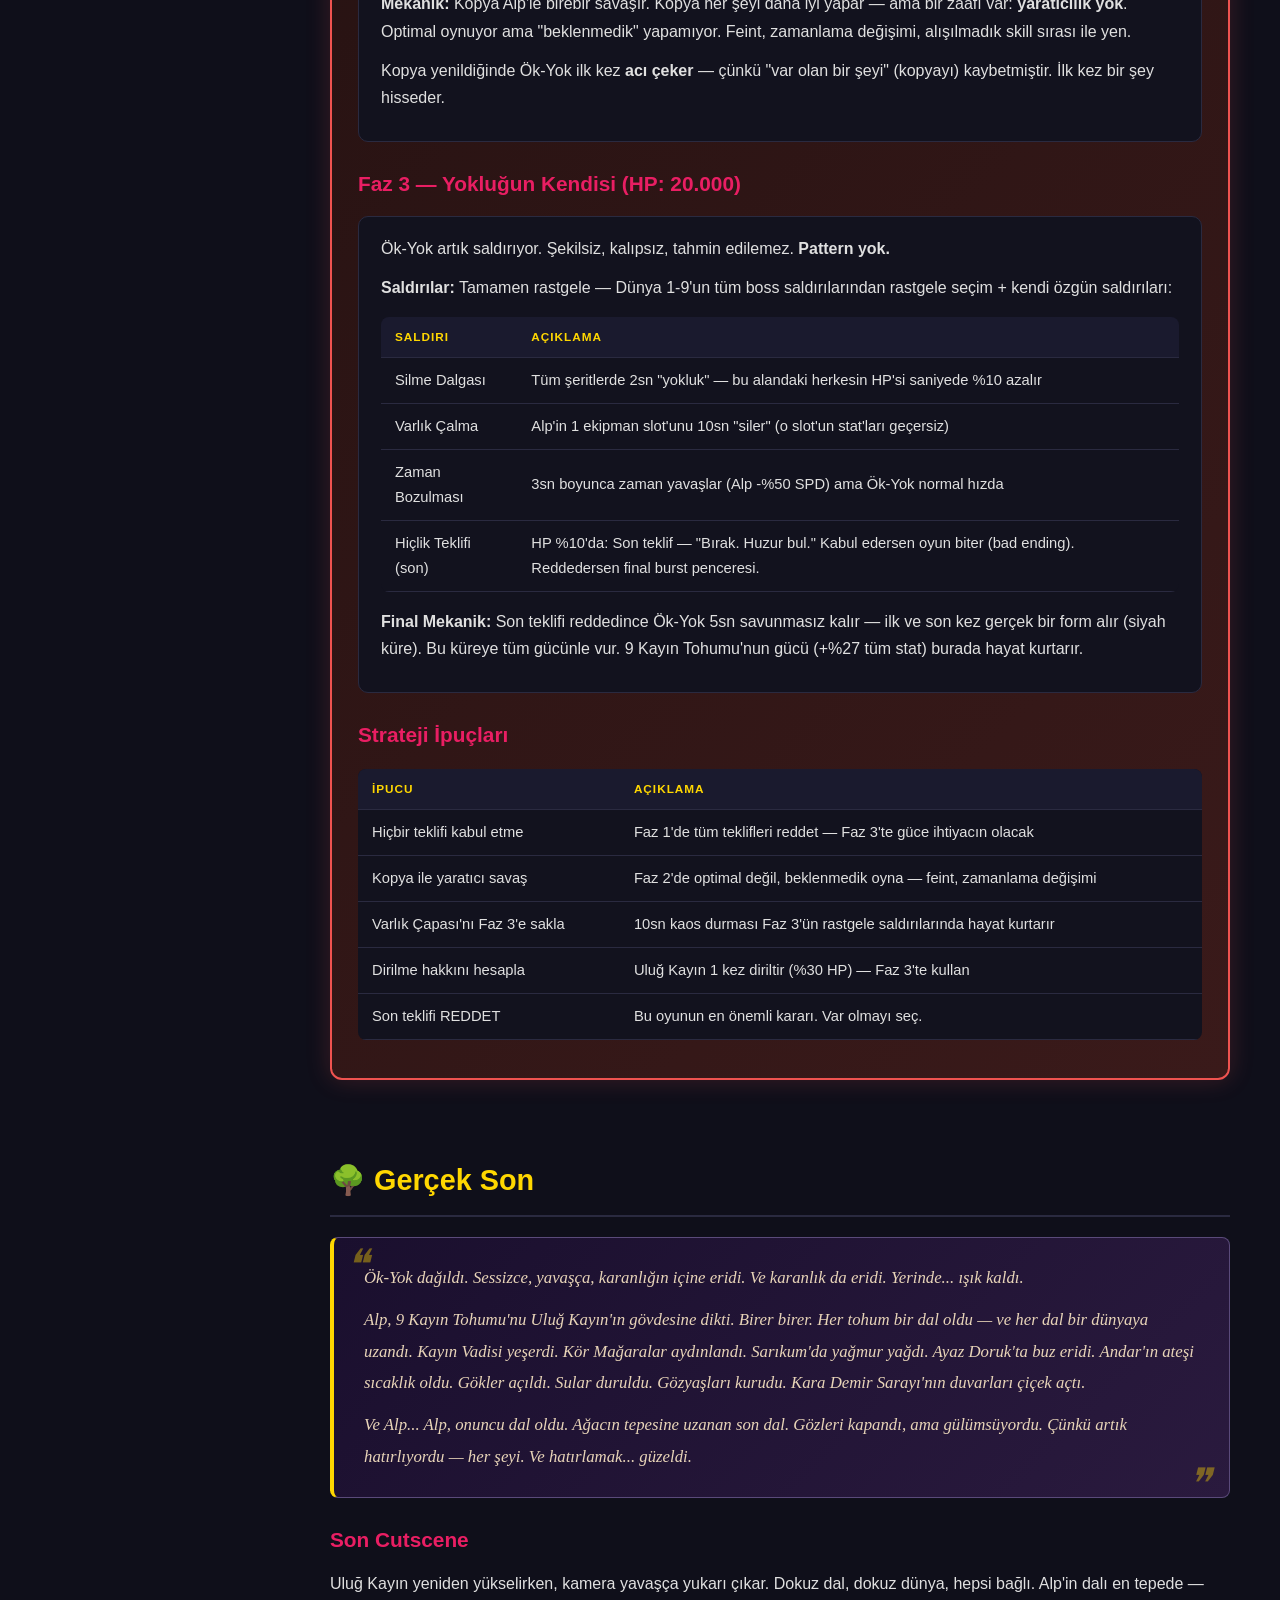
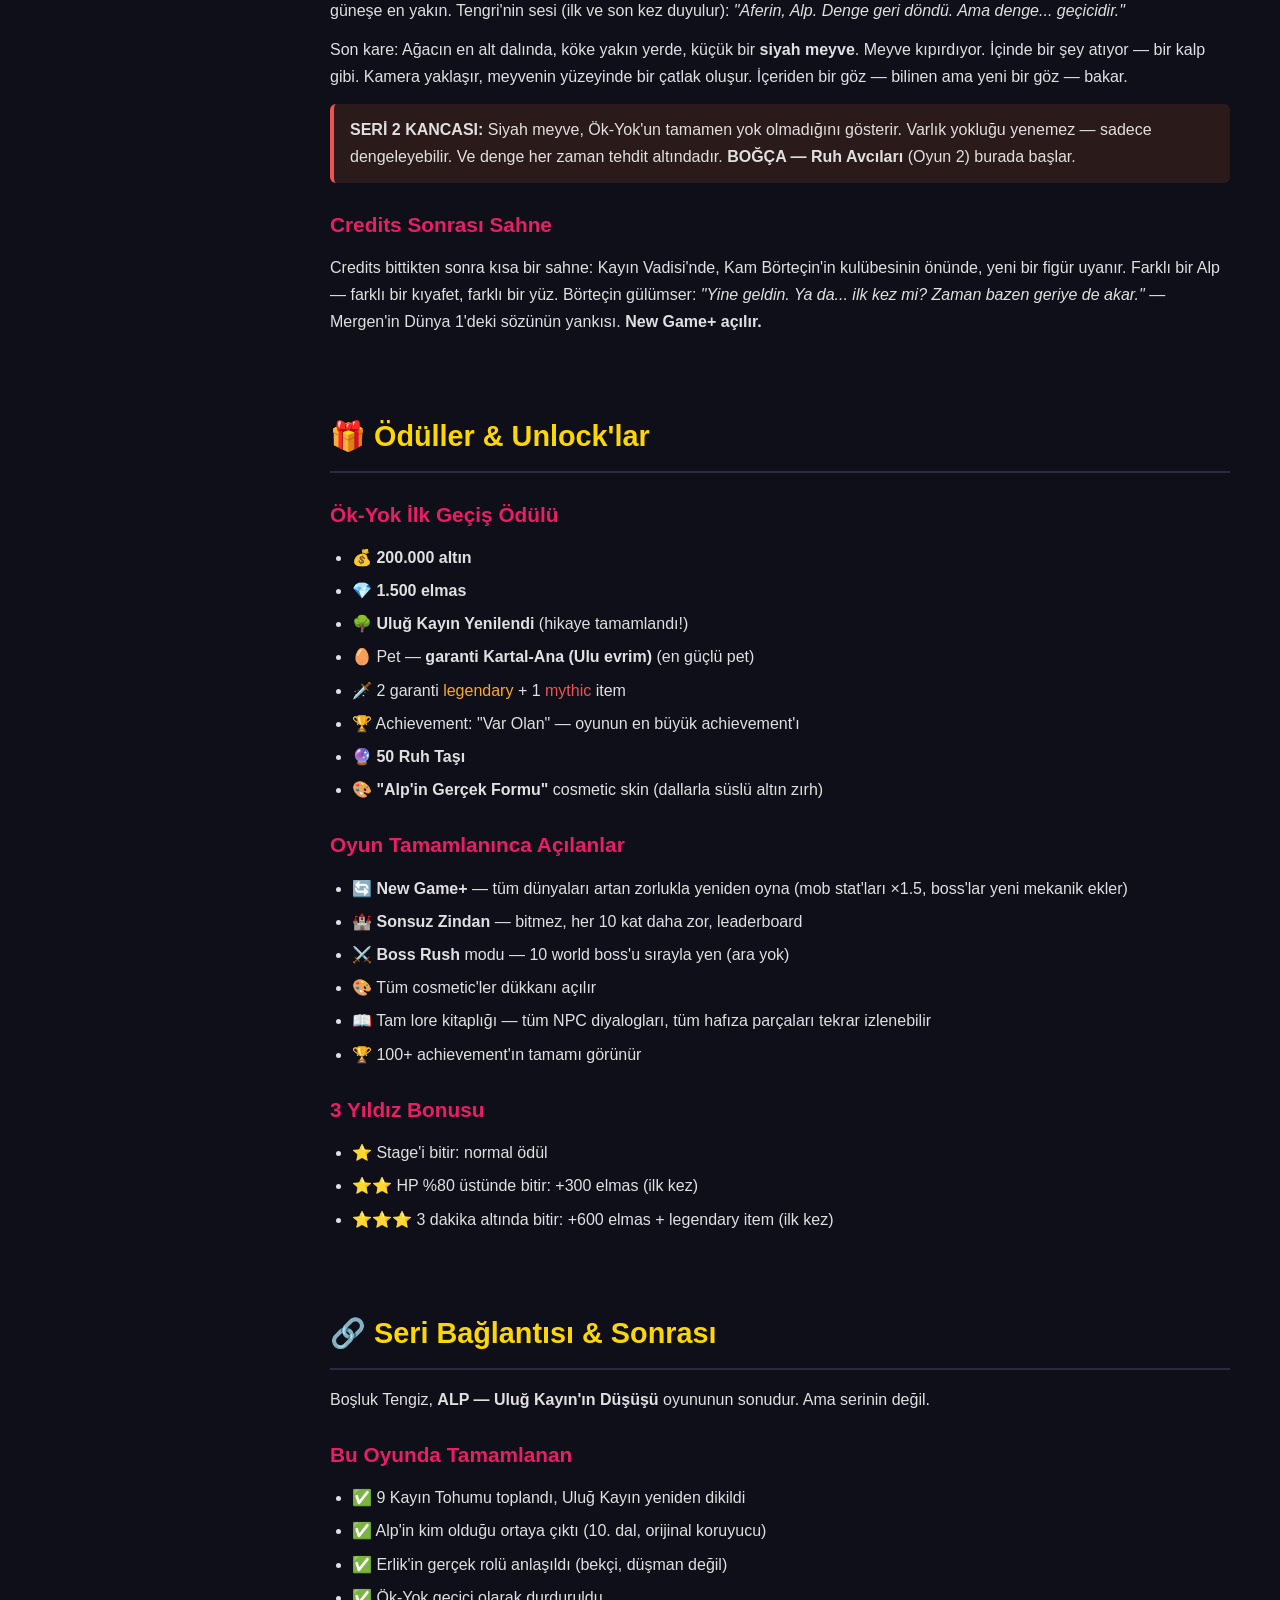
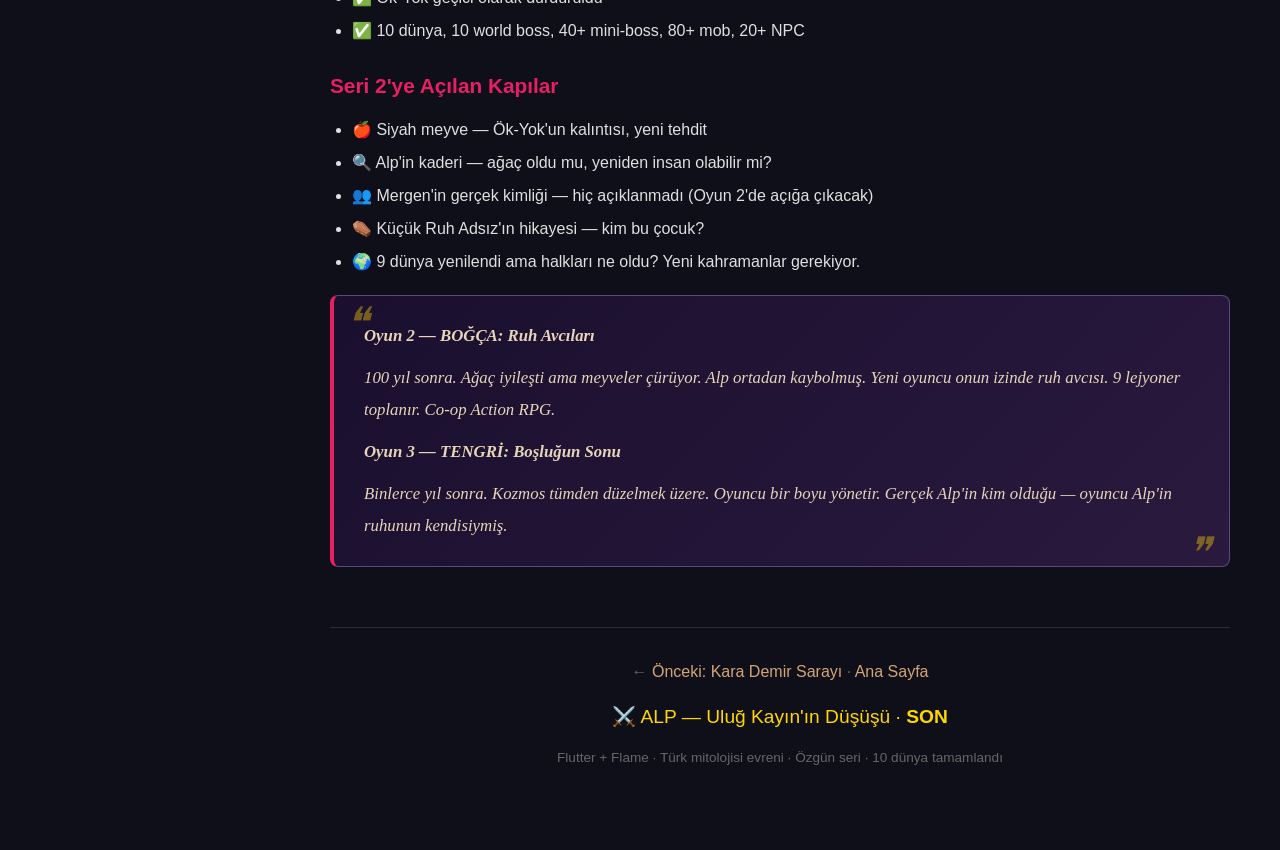
<file: taslaklar/world-10-bosluk-tengiz.html>
<!DOCTYPE html>
<html lang="tr">
<head>
<meta charset="UTF-8">
<meta name="viewport" content="width=device-width, initial-scale=1.0">
<title>Dünya 10: Boşluk Tengiz | ALP Wiki</title>
<link rel="stylesheet" href="shared.css">
</head>
<body>
<div class="layout">
<aside class="sidebar">
<div class="sidebar-logo"><h1>⚔️ ALP</h1><div class="version">Uluğ Kayın'ın Düşüşü</div></div>
<nav>
<div class="nav-section">ANA</div>
<a href="index.html">🏠 Ana Sayfa</a>
<a href="systems.html">⚙️ Sistemler</a>
<a href="story.html">📖 Hikaye & NPC'ler</a>
<a href="sequels.html">🔮 Oyun 2 & 3</a>

<div class="nav-section">DÜNYALAR</div>
<a href="world-1-kayin-vadisi.html">🌲 1. Kayın Vadisi</a>
<a href="world-2-kor-magaralar.html">🕳️ 2. Kör Mağaralar</a>
<a href="world-3-sarikum-denizi.html">🏜️ 3. Sarıkum Denizi</a>
<a href="world-4-ayaz-doruk.html">❄️ 4. Ayaz Doruk</a>
<a href="world-5-andar-ocaklari.html">🔥 5. Andar Ocakları</a>
<a href="world-6-ak-yayik-gokleri.html">☁️ 6. Ak Yayık Gökleri</a>
<a href="world-7-yutpa-derinlikleri.html">🌊 7. Yutpa Derinlikleri</a>
<a href="world-8-toybodim-nehri.html">⚰️ 8. Toybodım Nehri</a>
<a href="world-9-kara-demir-sarayi.html">👑 9. Kara Demir Sarayı</a>
<a href="world-10-bosluk-tengiz.html" class="active">🌌 10. Boşluk Tengiz</a>

<div class="nav-section">BU SAYFA</div>
<a href="#story">🎬 Hikaye</a>
<a href="#world-effect">🌀 Dünya Etkisi</a>
<a href="#npcs">👤 NPC'ler</a>
<a href="#env">🌌 Ortam</a>
<a href="#mobs">👹 Mob Listesi</a>
<a href="#mini-bosses">⚔️ Mini-Boss'lar</a>
<a href="#world-boss">🕳️ Ök-Yok</a>
<a href="#ending">🌳 Gerçek Son</a>
<a href="#rewards">🎁 Ödüller</a>
<a href="#lore-role">🔗 Seri Bağlantısı</a>
</nav>
</aside>

<main class="main">
<h1 class="title">🌌 Dünya 10 — Boşluk Tengiz</h1>
<p class="subtitle">Varlık ile yokluk arası · İsimsiz düşman · Alp'in gerçek sınavı · Gerçek Son</p>

<div class="warn" style="border-color:#ef5350;background:#2a1a1a">
<b>🕳️ GERÇEK FİNAL:</b> Bu, oyunun son dünyasıdır. Burada tüm kurallar bozulur, tüm öğrendiklerin test edilir ve hikaye sonlanır. Ök-Yok — hiçliğin kendisi — seni bekliyor.
</div>

<!-- ============================================================ -->
<!-- HİKAYE -->
<!-- ============================================================ -->
<section id="story">
<h2>🎬 Hikaye Kutusu</h2>
<div class="destan">
<p>Burası bir yer değildi. Yukarı yoktu, aşağı yoktu. Renk yoktu — ama karanlık da değildi. Boşluk. Saf, mutlak, düşüncenin bile eridiği boşluk.</p>
<p>Alp durdu — ama nerede duruyordu? Ayaklarının altında bir şey vardı — ya da yoktu. Sadece kendi varlığının kesinliği onu tutuyordu. "Ben buradayım" diye düşündü — ve düşünce zemin oldu.</p>
<p>Ve boşluktan bir ses geldi. Ses değil — sesin yokluğu. Duyulmayan ama anlaşılan bir şey: <b>"Sen de yok olabilirsin. Herkes olabilir. Ben bunu teklif ediyorum — acısız, hatırasız, mutlak huzur. Hiçlik."</b></p>
</div>
<p>Boşluk Tengiz, bir dünya değil — dünyaların <b>olmaması</b>dır. Uluğ Kayın'ın kökünde, var olmakla var olmamak arasındaki eşikte. Ök-Yok burada bekler — çünkü o bir varlık değil, varlığın <b>yokluğu</b>dur.</p>
<p>Alp'in görevi: Boşluk'ta kendi varlığını koru, Ök-Yok'u durdur, Uluğ Kayın'ı yeniden dik.</p>
<div class="lore"><b>Alp'in Son Gerçeği:</b> Alp artık her şeyi biliyor. O, Uluğ Kayın'ın <b>10. dalı</b>ydı — bir savaşçı değil, ağacın kendisinin bir parçası. Tengri onu dal olarak yarattı ama bilinç verdi. Dal kırıldığında Alp oldu. Tohumları toplamak kendi parçalarını toplamaktır. Ve Ök-Yok'u yenmek — kendini yeniden <b>tam</b> yapmaktır.</div>
</section>

<!-- ============================================================ -->
<!-- DÜNYA ETKİSİ -->
<!-- ============================================================ -->
<section id="world-effect">
<h2>🌀 Dünya Etkisi — Kaos</h2>
<div class="warn">
<b>Boşluk Tengiz'in özel savaş etkisi:</b> Gerçeklik bozulmuş. Şeritler her <b>15 saniyede rastgele yer değiştirir</b> (üst↔alt, orta→üst vb). Ayrıca ekran ara sıra <b>2sn ters döner</b> (yön kontrolleri tersine çalışır).
</div>
<h3>Kaos Mekaniği Detayları</h3>
<table>
<tr><th>Özellik</th><th>Açıklama</th></tr>
<tr><td>Şerit karışması</td><td>Her 15sn şeritler rastgele yer değiştirir. Üst şeritte olduğunu sanırken alt şeritte bulabilirsin.</td></tr>
<tr><td>Ekran ters dönme</td><td>Rastgele (her 30-45sn). 2sn boyunca yönler ters — sağa basınca sola gidersin.</td></tr>
<tr><td>Renk bozulması</td><td>Düşman ve zemin renkleri rastgele değişir — görsel ipuçları güvenilmez.</td></tr>
<tr><td>Varlık Çapası item</td><td>Stage 1'de Mergen verir (ücretsiz). Kullanınca 10sn kaos durur, her şey normal (cooldown: 60sn)</td></tr>
<tr><td>Stage ilerledikçe</td><td>Stage 30+ → karışma her 10sn. Stage 45+ → ekran ters dönme süresi 3sn</td></tr>
</table>
<div class="note"><b>Strateji:</b> Tüm alışkanlıkların bozulur. 9 dünyada öğrendiğin her şeyi <b>kaos içinde</b> uygulaman gerek. Bu, oyunun en zor ama en ödüllendirici dünyasıdır. Varlık Çapası'nı boss savaşları için sakla.</div>
</section>

<!-- ============================================================ -->
<!-- NPC'LER -->
<!-- ============================================================ -->
<section id="npcs">
<h2>👤 Bu Dünyanın NPC'leri</h2>
<p>Boşluk Tengiz'de Kübey ve Mergen <b>yoktur</b> — boşluk onları barındırmaz. Bunun yerine yalnızca hafızadan gelen sesler ve bir son NPC vardır.</p>

<div class="npc">
<div class="npc-header">
<div class="npc-avatar">📜</div>
<div><div class="npc-name">Mergen'in Sesi</div><div class="npc-role">Hafıza Yankısı — Anlatıcı</div></div>
</div>
<p>Mergen fiziksel olarak yok ama sesi duyulur — boşlukta yankılanır. Her 5 stage'de kısa bir cümle söyler.</p>
<div class="npc-quote">"Burada hiçbir şey gerçek değil — ama sen gerçeksin. Bunu unutma."</div>
<p><b>Stage 10:</b> <i>"Boşluk sana kendini verecek — reddet."</i></p>
<p><b>Stage 20:</b> <i>"Hatıraların seni tutuyor. Bırakma."</i></p>
<p><b>Stage 30:</b> <i>"Ök-Yok seni tanıyor. Sen onu tanımıyorsun. Bu avantajın."</i></p>
<p><b>Stage 40:</b> <i>"Son savaş yaklaşıyor. Ama bu savaş kılıçla kazanılmaz."</i></p>
</div>

<div class="npc">
<div class="npc-header">
<div class="npc-avatar">🌳</div>
<div><div class="npc-name">Uluğ Kayın'ın Ruhu</div><div class="npc-role">Dünya 10 Özel — Ağacın Kendisi / Son NPC</div></div>
</div>
<p>Boşluk'un ortasında, soluk bir ışık — Uluğ Kayın'ın hayalet gövdesi. Dalları yok, yaprakları yok, sadece gövde. Ama canlı. Ve konuşuyor.</p>
<div class="npc-quote">"Sen benim dalımsın, Alp. Onuncu dal. Kırılan son parça. Ama kırılmak bitmek değil — kırılan birleşebilir. Tohumları bana ver. Birlikte yeniden yükselriz."</div>
<p><b>Rolü:</b> Son NPC. Uluğ Kayın, Alp'e son gerçeği söyler — Alp ağacın kendisinin bir parçasıdır. Tohumları dikmek kendini yeniden bütünleştirmektir. Ve Ök-Yok'u yenmek — varlığın yokluğa karşı son direnişidir.</p>
<p><b>Mekanik katkısı:</b></p>
<table>
<tr><th>Hizmet</th><th>Açıklama</th></tr>
<tr><td>9 Tohum Gücü</td><td>Her tohum Alp'e kalıcı buff verir: ATK +%3, DEF +%3, HP +%3 × 9 = tüm stat'lar +%27</td></tr>
<tr><td>Kök Bağlantısı</td><td>Ök-Yok savaşında HP %0'a düşünce <b>1 kez dirilme</b> (%30 HP ile — Uluğ Kayın'ın hediyesi)</td></tr>
<tr><td>Son Kutsama</td><td>Ök-Yok savaşı öncesi: tüm debuff bağışıklığı 30sn</td></tr>
</table>
</div>
</section>

<!-- ============================================================ -->
<!-- ORTAM -->
<!-- ============================================================ -->
<section id="env">
<h2>🌌 Ortam & Atmosfer</h2>

<h3>Parallax Arka Plan (3 Katman) — BOZULMUŞ</h3>
<table>
<tr><th>Katman</th><th>Açıklama</th></tr>
<tr><td><b>Uzak</b></td><td>Siyah-mor boşluk, bozulmuş geometri parçaları (kırık üçgenler, eğri çizgiler), uzakta yanıp sönen ışıklar (ölmüş yıldızlar?)</td></tr>
<tr><td><b>Orta</b></td><td>Önceki 9 dünyadan parçalar — rastgele: bir kayın dalı, bir buz kristali, bir lav parçası, bir bulut kırıntısı. Hepsi parçalanmış, havada süzülüyor.</td></tr>
<tr><td><b>Yakın</b></td><td>Zemin yok — Alp boşlukta "düşünce" ile duruyor. Ayaklarının altında soluk ışık halkası. Parçacıklar: statik/bozulma efekti.</td></tr>
</table>

<h3>Stage Bölgeleri</h3>
<table>
<tr><th>Stage</th><th>Bölge</th><th>Görsel</th></tr>
<tr><td>1-15</td><td>Parçalanmış Anılar</td><td>9 dünyadan karışık parçalar — bir an ormanda, bir an suyun altında, bir an gökyüzünde. Sürekli değişen arka plan.</td></tr>
<tr><td>16-35</td><td>Boşluk Koridoru</td><td>Saf siyah, sadece Alp'in ışığı aydınlatır. Geometri bozuk — duvarlar eğri, zemin titreşir, perspektif yanlış.</td></tr>
<tr><td>36-50</td><td>Ök-Yok'un Kalbi</td><td>Hiçlik. Ekran neredeyse tamamen siyah-beyaz. Alp ve düşmanlar tek renkli siluetler. Minimalist, ürkütücü, güçlü.</td></tr>
</table>

<h3>Ses Ambiyansı</h3>
<table>
<tr><th>Katman</th><th>Açıklama</th></tr>
<tr><td>Müzik</td><td>Neredeyse yok. Tek bir uzun, titreyen nota. Ara sıra önceki dünyaların müziklerinden 2-3 saniyelik fragmanlar (nostalji + ürkütücülük)</td></tr>
<tr><td>Ambiyans</td><td>Statik/bozulma sesi, uzak yankılar (önceki NPC'lerin sesleri, bozulmuş), kalp atışı (Alp'in), boşluğun "nefesi"</td></tr>
<tr><td>Stage 36+</td><td>Tam sessizlik. Sadece Alp'in adım sesleri. Ve arada — Ök-Yok'un "sesi": duyulmayan ama hissedilen bir basınç.</td></tr>
</table>
</section>

<!-- ============================================================ -->
<!-- MOB LİSTESİ -->
<!-- ============================================================ -->
<section id="mobs">
<h2>👹 Mob Listesi (8 adet)</h2>
<p>Stage scaling: HP <code>×1.20/stage</code>, ATK <code>×1.15/stage</code>. Oyunun en sert scaling'i. Mob'lar <b>tanıdık ama bozulmuş</b> — önceki dünyaların yaratıklarının yozlaşmış, şekilsiz versiyonları.</p>

<table>
<tr><th>Mob</th><th>Arketip</th><th>Şerit</th><th>HP</th><th>ATK</th><th>DEF</th><th>SPD</th><th>XP</th><th>Altın</th></tr>
<tr><td>Adsız (Şekilsiz)</td><td>Adaptive</td><td><span class="lane-orta">Orta</span></td><td>180</td><td>50</td><td>20</td><td>1.0</td><td>45</td><td>35-48</td></tr>
<tr><td>Bozuk Anı</td><td>Mirror</td><td><span class="lane-orta">Orta</span></td><td>Alp HP×0.3</td><td>Alp ATK×0.6</td><td>Alp DEF×0.6</td><td>1.0</td><td>40</td><td>30-42</td></tr>
<tr><td>Yokluk Kırıntısı</td><td>Swarm (5'li)</td><td><span class="lane-ust">Üst</span></td><td>25</td><td>30</td><td>0</td><td>2.0</td><td>12</td><td>8-14</td></tr>
<tr><td>Kırık Dal Hayaleti</td><td>Ghost/Boss-echo</td><td><span class="lane-orta">Orta</span></td><td>200</td><td>55</td><td>15</td><td>0.8</td><td>50</td><td>40-52</td></tr>
<tr><td>Statik Golem</td><td>Tank/Glitch</td><td><span class="lane-orta">Orta</span></td><td>350</td><td>30</td><td>40</td><td>0.3</td><td>55</td><td>44-58</td></tr>
<tr><td>Boşluk Cini</td><td>Trickster/Chaos</td><td><span class="lane-alt">Alt</span></td><td>80</td><td>35</td><td>5</td><td>1.5</td><td>35</td><td>28-38</td></tr>
<tr><td class="r-uncommon">Hiçlik Rahibesi</td><td>Anti-Buffer ⚠️</td><td><span class="lane-ust">Üst</span></td><td>120</td><td>25</td><td>16</td><td>0.7</td><td>55</td><td>44-58</td></tr>
<tr><td>Ters Alp</td><td>Dark Clone</td><td><span class="lane-alt">Alt</span></td><td>Alp HP×0.5</td><td>Alp ATK×0.8</td><td>Alp DEF×0.8</td><td>1.2</td><td>60</td><td>50-65</td></tr>
</table>

<div class="mob-card">
<h4>❓ Adsız (Şekilsiz)</h4>
<p>Hiçbir forma sahip olmayan varlık. Saldırdıkça şekil alır — önceki dünyaların mob'larının özelliklerini rastgele taklit eder.</p>
<p><b>Özel:</b> <i>Adaptasyon</i> — her 4sn rastgele bir mob'un 1 özelliğini kopyalar (Jeztırnak'ın DEF azaltması, Çor'un faz geçişi, Denizanası'nın yansıma hasarı vb). Hangi özelliği aldığını görsel ipucuyla anla (o mob'un rengine döner).</p>
<p><b>Drop:</b> %10 uncommon, Boşluk Özü (mythic crafting, %5). <b>Öğretir:</b> Tüm mob mekaniklerini tanıma — final testi.</p>
</div>

<div class="mob-card">
<h4>🪞 Bozuk Anı</h4>
<p>Alp'in hafızalarından doğmuş bozuk kopya. Alp'e benzer ama "yanlış" — renkler ters, hareketler gecikmiş.</p>
<p><b>Özel:</b> <i>Ayna Savaşı</i> — Alp'in stat'larının %60'ıyla savaşır. Alp güçlendikçe Bozuk Anı da güçlenir. Prestige yapmışsan daha güçlü olur. <b>Kendi gücüne karşı savaşıyorsun.</b></p>
<p><b>Drop:</b> %8 uncommon, Hafıza Parçası (lore item). <b>Öğretir:</b> Kendi zayıflıklarını tanı.</p>
</div>

<div class="mob-card">
<h4>⚫ Yokluk Kırıntısı</h4>
<p>Minik, siyah, sayısız. 5'li sürü. Hiçliğin parçaları. Dokunduğunda var oluşu "siler".</p>
<p><b>Özel:</b> <i>Silme Dokunuşu</i> — vurduğunda Alp'in 1 buff'ını rastgele siler (dispel). 5 kırıntı aynı anda vurursa tüm buff'lar gider. AoE ile hızlıca temizle.</p>
<p><b>Drop:</b> %5 common her biri. <b>Öğretir:</b> Sürü temizleme aciliyeti — buff'larını koru.</p>
</div>

<div class="mob-card">
<h4>🌿 Kırık Dal Hayaleti</h4>
<p>Önceki dünya boss'larının soluk hayaletleri. Yelbegen'in, Şahmaran'ın, Ayaz Ata'nın gölgesi gibi — ama zayıflamış. Rastgele birinin signature saldırısını kullanır.</p>
<p><b>Özel:</b> <i>Dal Yankısı</i> — rastgele 1 boss saldırısı (tek sefer). Saldırıyı tanı ve bildiğin gibi karşıla. Tanıyamazsan yüksek hasar alırsın.</p>
<p><b>Drop:</b> %12 uncommon, %5 rare, Dal Özü (legendary malzeme). <b>Öğretir:</b> Boss paternlerini anında tanıma — refleks + bilgi.</p>
</div>

<div class="mob-card">
<h4>📺 Statik Golem</h4>
<p>"Bozulmuş" golem — pixel pixel dağılıp birleşen, statik/glitch efektli dev varlık. Tüm golem'lerin (Taş, Buz, Lav) birleşimi.</p>
<p><b>Özel:</b> <i>Glitch Zırhı</i> — her 5sn zırhı "bozulur" (2sn DEF 0) sonra "onarılır" (DEF 40). Bozulma anını yakala. Ayrıca öldüğünde "statik patlama" — ekran 1sn bozulur (görsel kaos, hasar yok ama dikkat dağıtır).</p>
<p><b>Drop:</b> %15 uncommon, %8 rare, Statik Parçası (mythic gem malzemesi). <b>Öğretir:</b> Glitch pencerelerini yakala.</p>
</div>

<div class="mob-card">
<h4>🌀 Boşluk Cini</h4>
<p>Bedik Cini'nin boşluk versiyonu. Kaos cini — her şeyi karıştırır.</p>
<p><b>Özel:</b> <i>Kaos Büyüsü</i> — vurduğunda Alp'in <b>skill sırasını</b> rastgele karıştırır (5sn). 1 numaralı skill'in yerine 4 numaralı çalışır vb. Ayrıca şerit kontrollerini 3sn ters çevirebilir.</p>
<p><b>Drop:</b> %7 common, Kaos Çıngırağı (cosmetic). <b>Öğretir:</b> Kontrol kaybında bile savaşabilme.</p>
</div>

<div class="mob-card" style="border-color:#ef5350">
<h4>🕳️ Hiçlik Rahibesi <span class="badge" style="background:#3a1a1a;color:#ef5350">ÖNCELİK</span></h4>
<p>Ök-Yok'a tapınan — ya da Ök-Yok'un kendisinin bir parçası olan — varlık. Buff vermez, tam tersi: <b>Alp'in stat'larını sürekli azaltır</b>.</p>
<p><b>Özel:</b> <i>Yokluk Ağıtı</i> — her 4sn Alp'in <b>tüm stat'larını -%3</b> azaltır (stacklenir, cap yok!). 10 stack = -%30 her şey. 20 stack = -%60. Uzun süre yaşarsa Alp savaşamaz hale gelir. <b>İlk hedef — her zaman.</b></p>
<p><b>Drop:</b> %15 uncommon, %12 rare, Hiçlik Mührü (mythic malzeme). <b>Öğretir:</b> Zaman baskısı — bu mob 1 saniye bile fazla yaşamamalı.</p>
</div>

<div class="mob-card">
<h4>🗡️ Ters Alp</h4>
<p>Alp'in tam karanlık kopyası. Bozuk Anı'dan çok daha güçlü — stat'ların %80'ine sahip. Aynı sınıf, aynı skill'ler, aynı ekipman gölgesi.</p>
<p><b>Özel:</b> <i>Gölge Düello</i> — Ters Alp sadece Alp'e odaklanır (diğer mob'ları görmezden gelir). 1v1 düello. Alp'in en güçlü skill'ini 1sn gecikmeli kullanır → kendi saldırını tahmin et ve kaçın.</p>
<p><b>Drop:</b> %10 uncommon, %8 rare, Gölge Özü (mythic enchant). <b>Öğretir:</b> Kendine karşı savaş — zayıflığını bilmek gücündür.</p>
</div>
</section>

<!-- ============================================================ -->
<!-- MİNİ-BOSS'LAR -->
<!-- ============================================================ -->
<section id="mini-bosses">
<h2>⚔️ Mini-Boss'lar</h2>

<div class="boss-card">
<h3>Stage 10 — Ayna Alp</h3>
<p>Alp'in tam kopyası — ama "doğru" kopya. Aynı stat, aynı skill, aynı ekipman. Saf 1v1.</p>
<ul>
<li><b>HP:</b> Alp'in HP'si × 1.0 · <b>ATK/DEF/SPD:</b> Alp ile aynı</li>
<li><b>Mekanik — Kopya Savaşı:</b> Her şey aynı → kazanan fark yaratan. Zamanlama, şerit kullanımı, skill sırası. Kendi kendinle savaşıyorsun — ve farklı bir şey yapmalısın.</li>
<li>Çözüm: Ayna her şeyi taklit eder ama <b>1sn gecikmeyle</b>. Bu 1sn'yi kullan — feint at, şerit değiştir, farklı saldır.</li>
</ul>
<p><b>Öğrettiği:</b> Kendi kopyandan üstün olmak. Yaratıcılık > güç.</p>
<p><b>Ödül:</b> 20 Ruh Cevheri · 2.000 altın · "Aynayı Kıran" achievement</p>
</div>

<div class="boss-card">
<h3>Stage 20 — Kaos Lordu "Ters Dünya"</h3>
<p>Kaos mekaniğinin somutlaşmış hali. Her şey ters — şeritler ters, kontroller ters, HP barı ters (dolu gibi görünür ama aslında düşük).</p>
<ul>
<li><b>HP:</b> 5.000 · <b>ATK:</b> 55 · <b>DEF:</b> 20 · <b>SPD:</b> 1.1</li>
<li><b>Mekanik — Şerit Karmaşası:</b> Tüm şerit kontrolleri ters çalışır (üst basınca alt). Her 8sn yön değişir (bazen normal, bazen ters). Ayrıca Ters Dünya'nın HP barı <b>ters gösterilir</b> — dolu görünür ama aslında düşük (gerçek HP'yi tahmin et).</li>
</ul>
<p><b>Öğrettiği:</b> Kaos ortamında adaptasyon. Görsel ipuçlara güvenmeme.</p>
<p><b>Ödül:</b> 24 Ruh Cevheri · 3.000 altın · 150 elmas</p>
</div>

<div class="boss-card">
<h3>Stage 30 — Hafıza Yiyen "Unutuş"</h3>
<p>Alp'in hafızalarını yiyen varlık. Her vuruşta Alp bir şey "unutur" — skill'ler geçici olarak kaybolur.</p>
<ul>
<li><b>HP:</b> 6.000 · <b>ATK:</b> 60 · <b>DEF:</b> 18 · <b>SPD:</b> 0.9</li>
<li><b>Mekanik — Hafıza Parçası:</b> Unutuş her 10sn Alp'in 1 aktif skill'ini <b>kapatır</b> (15sn süre). 4 skill de kapanırsa Alp sadece basic attack yapabilir. Skill geri dönünce <b>güçlenmiş</b> döner (+%30 hasar, 5sn).</li>
<li>Unutuş'u öldürmek tüm skill'leri geri getirir + güçlendirir.</li>
</ul>
<p><b>Öğrettiği:</b> Sınırlı kaynaklarla savaşma. Basic attack bile yeterli olabilir — skill'e bağımlı olma.</p>
<p><b>Ödül:</b> 30 Ruh Cevheri · Pet Yumurtası (%50 Hüma Kuşu — dirilme pet) · 4.000 altın</p>
</div>

<div class="boss-card">
<h3>Stage 40 — Boşluk Muhafızı "Son Kapı"</h3>
<p>Ök-Yok'un son muhafızı. Tüm 9 dünyanın mekaniğini aynı anda kullanan dev varlık.</p>
<ul>
<li><b>HP:</b> 8.000 · <b>DEF:</b> 25 · <b>SPD:</b> 1.0</li>
<li><b>Mekanik — Tüm Mekanikler:</b> Son Kapı her 6sn farklı bir dünya etkisi uygular: karanlık (D2), sıcak çarpması (D3), buzlu zemin (D4), lav patlaması (D5), rüzgar sapması (D6), su direnci (D7), yağmur (D8), Erlik gözetimi (D9). Rastgele sıra. Her şeye hazır ol.</li>
</ul>
<p><b>Öğrettiği:</b> 9 dünyanın öğretisini <b>aynı savaşta</b> uygulama. Final hazırlık.</p>
<p><b>Ödül:</b> 40 Ruh Cevheri · garanti 1 epic + %50 legendary · 6.000 altın · "Hazır" achievement</p>
</div>
</section>

<!-- ============================================================ -->
<!-- WORLD BOSS -->
<!-- ============================================================ -->
<section id="world-boss">
<h2>🕳️ World Boss — ÖK-YOK (Yokluk)</h2>
<div class="destan">
<p>Hiçliğin ortasında durdu. Karşısında hiçbir şey yoktu. Ama o hiçbir şey... bakıyordu. Şekli yoktu, sesi yoktu, adı yoktu. Ama oradaydı. Her zaman oradaydı. Varlıktan önce. Varlıktan sonra.</p>
<p>Ök-Yok konuşmadı. Ama Alp duydu: <b>"Neden var oluyorsun? Var olmamak daha kolay. Acı yok. Kayıp yok. Hatıra yok. Sadece... huzur."</b></p>
<p>Alp kılıcını kaldırdı. "Çünkü var olmak... benim seçimim."</p>
</div>

<div class="worldboss-card">
<h3>⚔️ Boss Mekaniği — 3 FAZ</h3>
<p><b>Kavram:</b> Ök-Yok form-suz, isim-siz, tanım-sız. Her faz farklı bir "yokluk" biçimi. Bu savaş sadece mekanik değil — <b>felsefi</b>. Oyuncunun "neden savaşıyorum?" sorusuna cevap vermesini gerektiriyor.</p>

<table>
<tr><th>Özellik</th><th>Değer</th></tr>
<tr><td>Toplam HP</td><td>~60.000 (3 faz: 20.000 + 20.000 + 20.000)</td></tr>
<tr><td>ATK</td><td>Değişken (fazlara göre)</td></tr>
<tr><td>DEF</td><td>Değişken</td></tr>
<tr><td>Özel</td><td>Uluğ Kayın dirilme hakkı (1 kez, HP %30 ile)</td></tr>
</table>

<h3>Faz 1 — Yokluğun Teklifi (HP: 20.000)</h3>
<div class="card">
<p>Ök-Yok saldırmaz — <b>teklif eder</b>. Ekranda sorular belirir. Her soru bir "bırak" teklifi.</p>
<p><b>Mekanik:</b> Her 15sn ekranda bir seçenek belirir:</p>
<table>
<tr><th>Teklif</th><th>Kabul edersen</th><th>Reddedersen</th></tr>
<tr><td>"Gücünü bırak"</td><td>ATK -%30 (kalıcı, bu savaşta)</td><td>Ök-Yok 5sn saldırır (yüksek hasar)</td></tr>
<tr><td>"Hatıranı bırak"</td><td>1 skill kapanır</td><td>Ök-Yok 5sn saldırır</td></tr>
<tr><td>"Umudunu bırak"</td><td>HP regen = 0</td><td>Ök-Yok 5sn saldırır</td></tr>
</table>
<p><b>Doğru cevap:</b> Hep <b>REDDET</b>. Kabul etmek savaşı kolaylaştırır (Ök-Yok saldırmaz) ama Alp'i zayıflatır. 3+ kabul = Faz 3'te kazanamazsın. Reddedince Ök-Yok saldırır — <b>ama savaşmak doğru cevaptır</b>.</p>
<p>Bu fazda Ök-Yok'a 20.000 hasar ver (reddetme aralarında saldırarak).</p>
</div>

<h3>Faz 2 — Yokluğun Aynası (HP: 20.000)</h3>
<div class="card">
<p>Ök-Yok, Alp'in <b>tam kopyasını</b> oluşturur — ama bu kopya Alp'in <b>olabilecek en güçlü halini</b> temsil eder. Oyuncunun build'inin mükemmelleştirilmiş versiyonu.</p>
<p><b>Kopya stat'ları:</b> Alp × 1.2 (tüm stat'lar %20 daha yüksek)</p>
<p><b>Mekanik:</b> Kopya Alp'le birebir savaşır. Kopya her şeyi daha iyi yapar — ama bir zaafı var: <b>yaratıcılık yok</b>. Optimal oynuyor ama "beklenmedik" yapamıyor. Feint, zamanlama değişimi, alışılmadık skill sırası ile yen.</p>
<p>Kopya yenildiğinde Ök-Yok ilk kez <b>acı çeker</b> — çünkü "var olan bir şeyi" (kopyayı) kaybetmiştir. İlk kez bir şey hisseder.</p>
</div>

<h3>Faz 3 — Yokluğun Kendisi (HP: 20.000)</h3>
<div class="card">
<p>Ök-Yok artık saldırıyor. Şekilsiz, kalıpsız, tahmin edilemez. <b>Pattern yok.</b></p>
<p><b>Saldırılar:</b> Tamamen rastgele — Dünya 1-9'un tüm boss saldırılarından rastgele seçim + kendi özgün saldırıları:</p>
<table>
<tr><th>Saldırı</th><th>Açıklama</th></tr>
<tr><td>Silme Dalgası</td><td>Tüm şeritlerde 2sn "yokluk" — bu alandaki herkesin HP'si saniyede %10 azalır</td></tr>
<tr><td>Varlık Çalma</td><td>Alp'in 1 ekipman slot'unu 10sn "siler" (o slot'un stat'ları geçersiz)</td></tr>
<tr><td>Zaman Bozulması</td><td>3sn boyunca zaman yavaşlar (Alp -%50 SPD) ama Ök-Yok normal hızda</td></tr>
<tr><td>Hiçlik Teklifi (son)</td><td>HP %10'da: Son teklif — "Bırak. Huzur bul." Kabul edersen oyun biter (bad ending). Reddedersen final burst penceresi.</td></tr>
</table>
<p><b>Final Mekanik:</b> Son teklifi reddedince Ök-Yok 5sn savunmasız kalır — ilk ve son kez gerçek bir form alır (siyah küre). Bu küreye tüm gücünle vur. 9 Kayın Tohumu'nun gücü (+%27 tüm stat) burada hayat kurtarır.</p>
</div>

<h3>Strateji İpuçları</h3>
<table>
<tr><th>İpucu</th><th>Açıklama</th></tr>
<tr><td>Hiçbir teklifi kabul etme</td><td>Faz 1'de tüm teklifleri reddet — Faz 3'te güce ihtiyacın olacak</td></tr>
<tr><td>Kopya ile yaratıcı savaş</td><td>Faz 2'de optimal değil, beklenmedik oyna — feint, zamanlama değişimi</td></tr>
<tr><td>Varlık Çapası'nı Faz 3'e sakla</td><td>10sn kaos durması Faz 3'ün rastgele saldırılarında hayat kurtarır</td></tr>
<tr><td>Dirilme hakkını hesapla</td><td>Uluğ Kayın 1 kez diriltir (%30 HP) — Faz 3'te kullan</td></tr>
<tr><td>Son teklifi REDDET</td><td>Bu oyunun en önemli kararı. Var olmayı seç.</td></tr>
</table>
</div>
</section>

<!-- ============================================================ -->
<!-- GERÇEK SON -->
<!-- ============================================================ -->
<section id="ending">
<h2>🌳 Gerçek Son</h2>
<div class="destan">
<p>Ök-Yok dağıldı. Sessizce, yavaşça, karanlığın içine eridi. Ve karanlık da eridi. Yerinde... ışık kaldı.</p>
<p>Alp, 9 Kayın Tohumu'nu Uluğ Kayın'ın gövdesine dikti. Birer birer. Her tohum bir dal oldu — ve her dal bir dünyaya uzandı. Kayın Vadisi yeşerdi. Kör Mağaralar aydınlandı. Sarıkum'da yağmur yağdı. Ayaz Doruk'ta buz eridi. Andar'ın ateşi sıcaklık oldu. Gökler açıldı. Sular duruldu. Gözyaşları kurudu. Kara Demir Sarayı'nın duvarları çiçek açtı.</p>
<p>Ve Alp... Alp, onuncu dal oldu. Ağacın tepesine uzanan son dal. Gözleri kapandı, ama gülümsüyordu. Çünkü artık hatırlıyordu — her şeyi. Ve hatırlamak... güzeldi.</p>
</div>

<h3>Son Cutscene</h3>
<p>Uluğ Kayın yeniden yükselirken, kamera yavaşça yukarı çıkar. Dokuz dal, dokuz dünya, hepsi bağlı. Alp'in dalı en tepede — güneşe en yakın. Tengri'nin sesi (ilk ve son kez duyulur): <i>"Aferin, Alp. Denge geri döndü. Ama denge... geçicidir."</i></p>
<p>Son kare: Ağacın en alt dalında, köke yakın yerde, küçük bir <b>siyah meyve</b>. Meyve kıpırdıyor. İçinde bir şey atıyor — bir kalp gibi. Kamera yaklaşır, meyvenin yüzeyinde bir çatlak oluşur. İçeriden bir göz — bilinen ama yeni bir göz — bakar.</p>

<div class="warn" style="border-color:#ef5350">
<b>SERİ 2 KANCASI:</b> Siyah meyve, Ök-Yok'un tamamen yok olmadığını gösterir. Varlık yokluğu yenemez — sadece dengeleyebilir. Ve denge her zaman tehdit altındadır. <b>BOĞÇA — Ruh Avcıları</b> (Oyun 2) burada başlar.
</div>

<h3>Credits Sonrası Sahne</h3>
<p>Credits bittikten sonra kısa bir sahne: Kayın Vadisi'nde, Kam Börteçin'in kulübesinin önünde, yeni bir figür uyanır. Farklı bir Alp — farklı bir kıyafet, farklı bir yüz. Börteçin gülümser: <i>"Yine geldin. Ya da... ilk kez mi? Zaman bazen geriye de akar."</i> — Mergen'in Dünya 1'deki sözünün yankısı. <b>New Game+ açılır.</b></p>
</section>

<!-- ============================================================ -->
<!-- ÖDÜLLER -->
<!-- ============================================================ -->
<section id="rewards">
<h2>🎁 Ödüller & Unlock'lar</h2>

<h3>Ök-Yok İlk Geçiş Ödülü</h3>
<ul>
<li>💰 <b>200.000 altın</b></li>
<li>💎 <b>1.500 elmas</b></li>
<li>🌳 <b>Uluğ Kayın Yenilendi</b> (hikaye tamamlandı!)</li>
<li>🥚 Pet — <b>garanti Kartal-Ana (Ulu evrim)</b> (en güçlü pet)</li>
<li>🗡️ 2 garanti <span class="r-legendary">legendary</span> + 1 <span class="r-mythic">mythic</span> item</li>
<li>🏆 Achievement: "Var Olan" — oyunun en büyük achievement'ı</li>
<li>🔮 <b>50 Ruh Taşı</b></li>
<li>🎨 <b>"Alp'in Gerçek Formu"</b> cosmetic skin (dallarla süslü altın zırh)</li>
</ul>

<h3>Oyun Tamamlanınca Açılanlar</h3>
<ul>
<li>🔄 <b>New Game+</b> — tüm dünyaları artan zorlukla yeniden oyna (mob stat'ları ×1.5, boss'lar yeni mekanik ekler)</li>
<li>🏰 <b>Sonsuz Zindan</b> — bitmez, her 10 kat daha zor, leaderboard</li>
<li>⚔️ <b>Boss Rush</b> modu — 10 world boss'u sırayla yen (ara yok)</li>
<li>🎨 Tüm cosmetic'ler dükkanı açılır</li>
<li>📖 Tam lore kitaplığı — tüm NPC diyalogları, tüm hafıza parçaları tekrar izlenebilir</li>
<li>🏆 100+ achievement'ın tamamı görünür</li>
</ul>

<h3>3 Yıldız Bonusu</h3>
<ul>
<li>⭐ Stage'i bitir: normal ödül</li>
<li>⭐⭐ HP %80 üstünde bitir: +300 elmas (ilk kez)</li>
<li>⭐⭐⭐ 3 dakika altında bitir: +600 elmas + legendary item (ilk kez)</li>
</ul>
</section>

<!-- ============================================================ -->
<!-- SERİ BAĞLANTISI -->
<!-- ============================================================ -->
<section id="lore-role">
<h2>🔗 Seri Bağlantısı & Sonrası</h2>
<p>Boşluk Tengiz, <b>ALP — Uluğ Kayın'ın Düşüşü</b> oyununun sonudur. Ama serinin değil.</p>

<h3>Bu Oyunda Tamamlanan</h3>
<ul>
<li>✅ 9 Kayın Tohumu toplandı, Uluğ Kayın yeniden dikildi</li>
<li>✅ Alp'in kim olduğu ortaya çıktı (10. dal, orijinal koruyucu)</li>
<li>✅ Erlik'in gerçek rolü anlaşıldı (bekçi, düşman değil)</li>
<li>✅ Ök-Yok geçici olarak durduruldu</li>
<li>✅ 10 dünya, 10 world boss, 40+ mini-boss, 80+ mob, 20+ NPC</li>
</ul>

<h3>Seri 2'ye Açılan Kapılar</h3>
<ul>
<li>🍎 Siyah meyve — Ök-Yok'un kalıntısı, yeni tehdit</li>
<li>🔍 Alp'in kaderi — ağaç oldu mu, yeniden insan olabilir mi?</li>
<li>👥 Mergen'in gerçek kimliği — hiç açıklanmadı (Oyun 2'de açığa çıkacak)</li>
<li>⚰️ Küçük Ruh Adsız'ın hikayesi — kim bu çocuk?</li>
<li>🌍 9 dünya yenilendi ama halkları ne oldu? Yeni kahramanlar gerekiyor.</li>
</ul>

<div class="destan" style="border-left-color:#E91E63">
<p><b>Oyun 2 — BOĞÇA: Ruh Avcıları</b></p>
<p>100 yıl sonra. Ağaç iyileşti ama meyveler çürüyor. Alp ortadan kaybolmuş. Yeni oyuncu onun izinde ruh avcısı. 9 lejyoner toplanır. Co-op Action RPG.</p>
<p><b>Oyun 3 — TENGRİ: Boşluğun Sonu</b></p>
<p>Binlerce yıl sonra. Kozmos tümden düzelmek üzere. Oyuncu bir boyu yönetir. Gerçek Alp'in kim olduğu — oyuncu Alp'in ruhunun kendisiymiş.</p>
</div>
</section>

<div style="text-align:center;margin-top:60px;padding:30px;color:#666;border-top:1px solid #2a2a40">
<p>← <a href="world-9-kara-demir-sarayi.html">Önceki: Kara Demir Sarayı</a> · <a href="index.html">Ana Sayfa</a></p>
<p style="font-size:1.2em;color:#FFD700;margin-top:16px">⚔️ ALP — Uluğ Kayın'ın Düşüşü · <b>SON</b></p>
<p style="font-size:.85em;margin-top:8px">Flutter + Flame · Türk mitolojisi evreni · Özgün seri · 10 dünya tamamlandı</p>
</div>
</main>
</div>
</body>
</html>
</file>
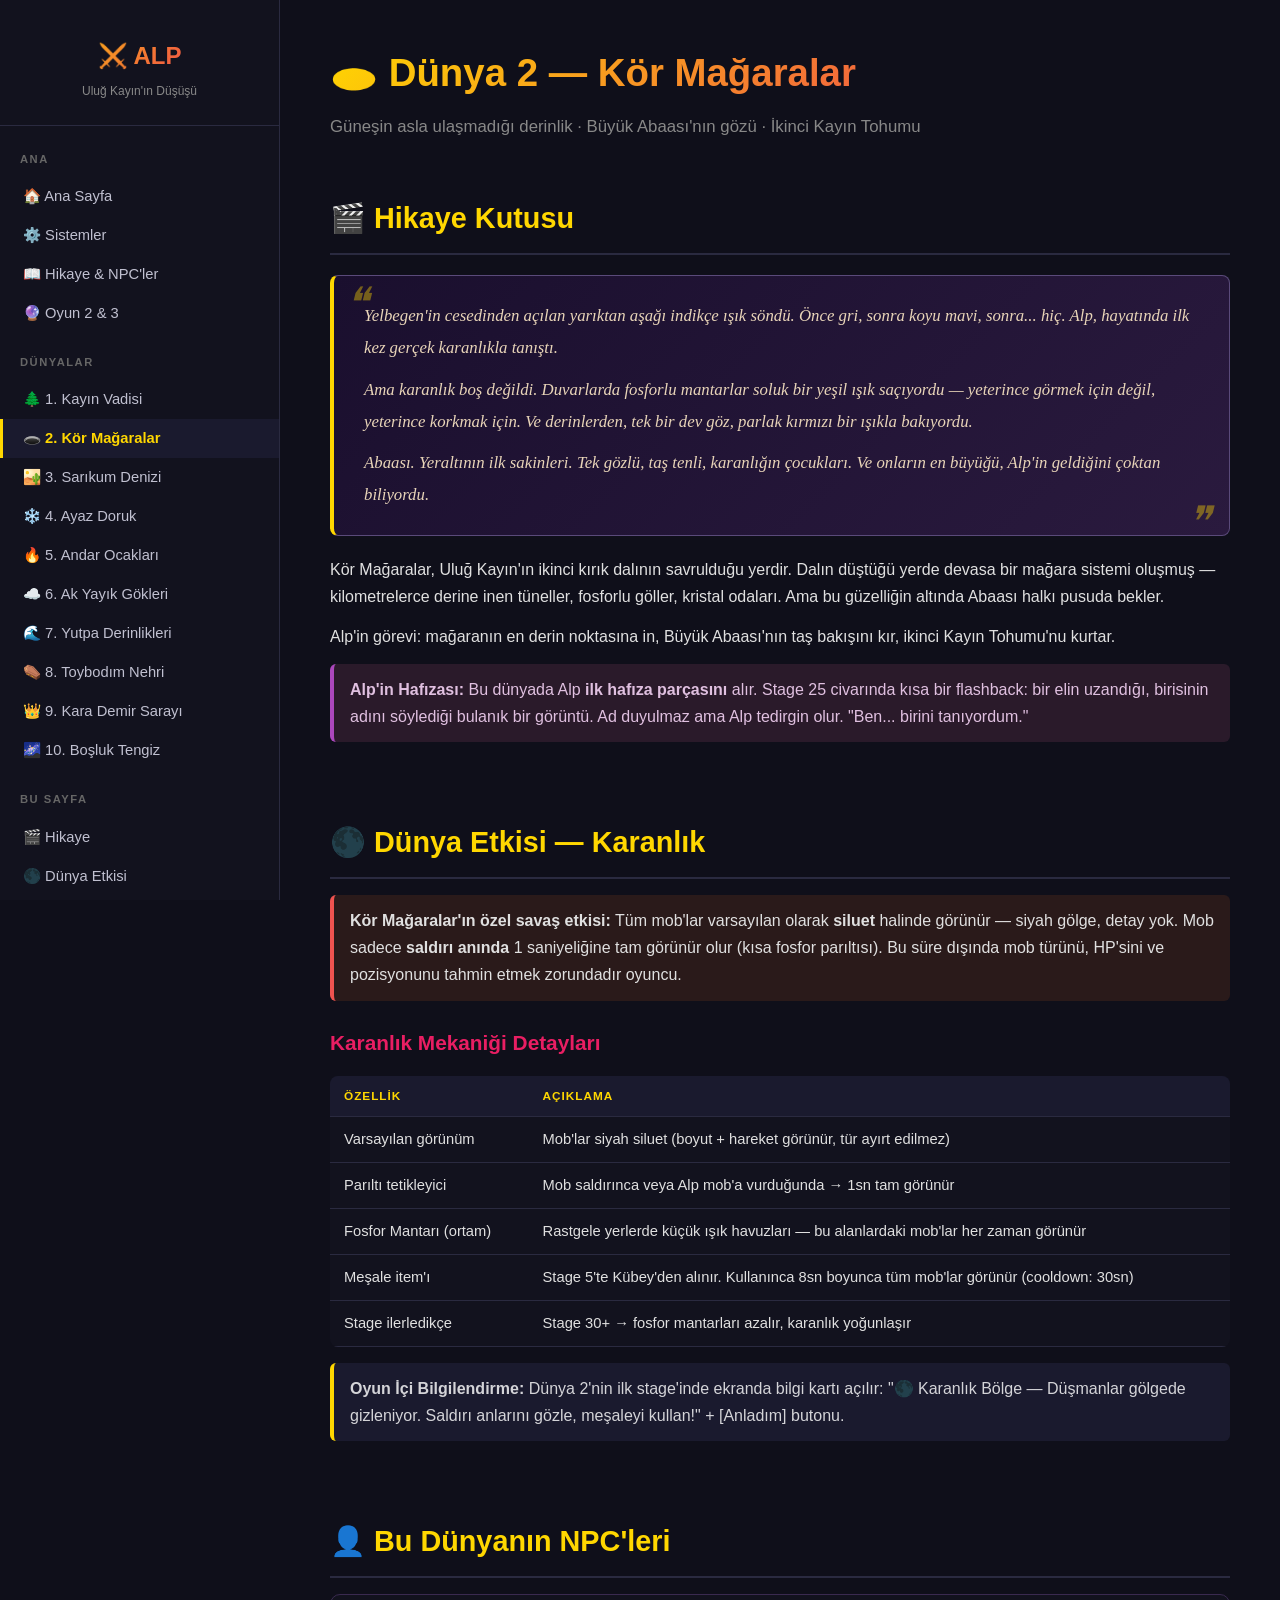
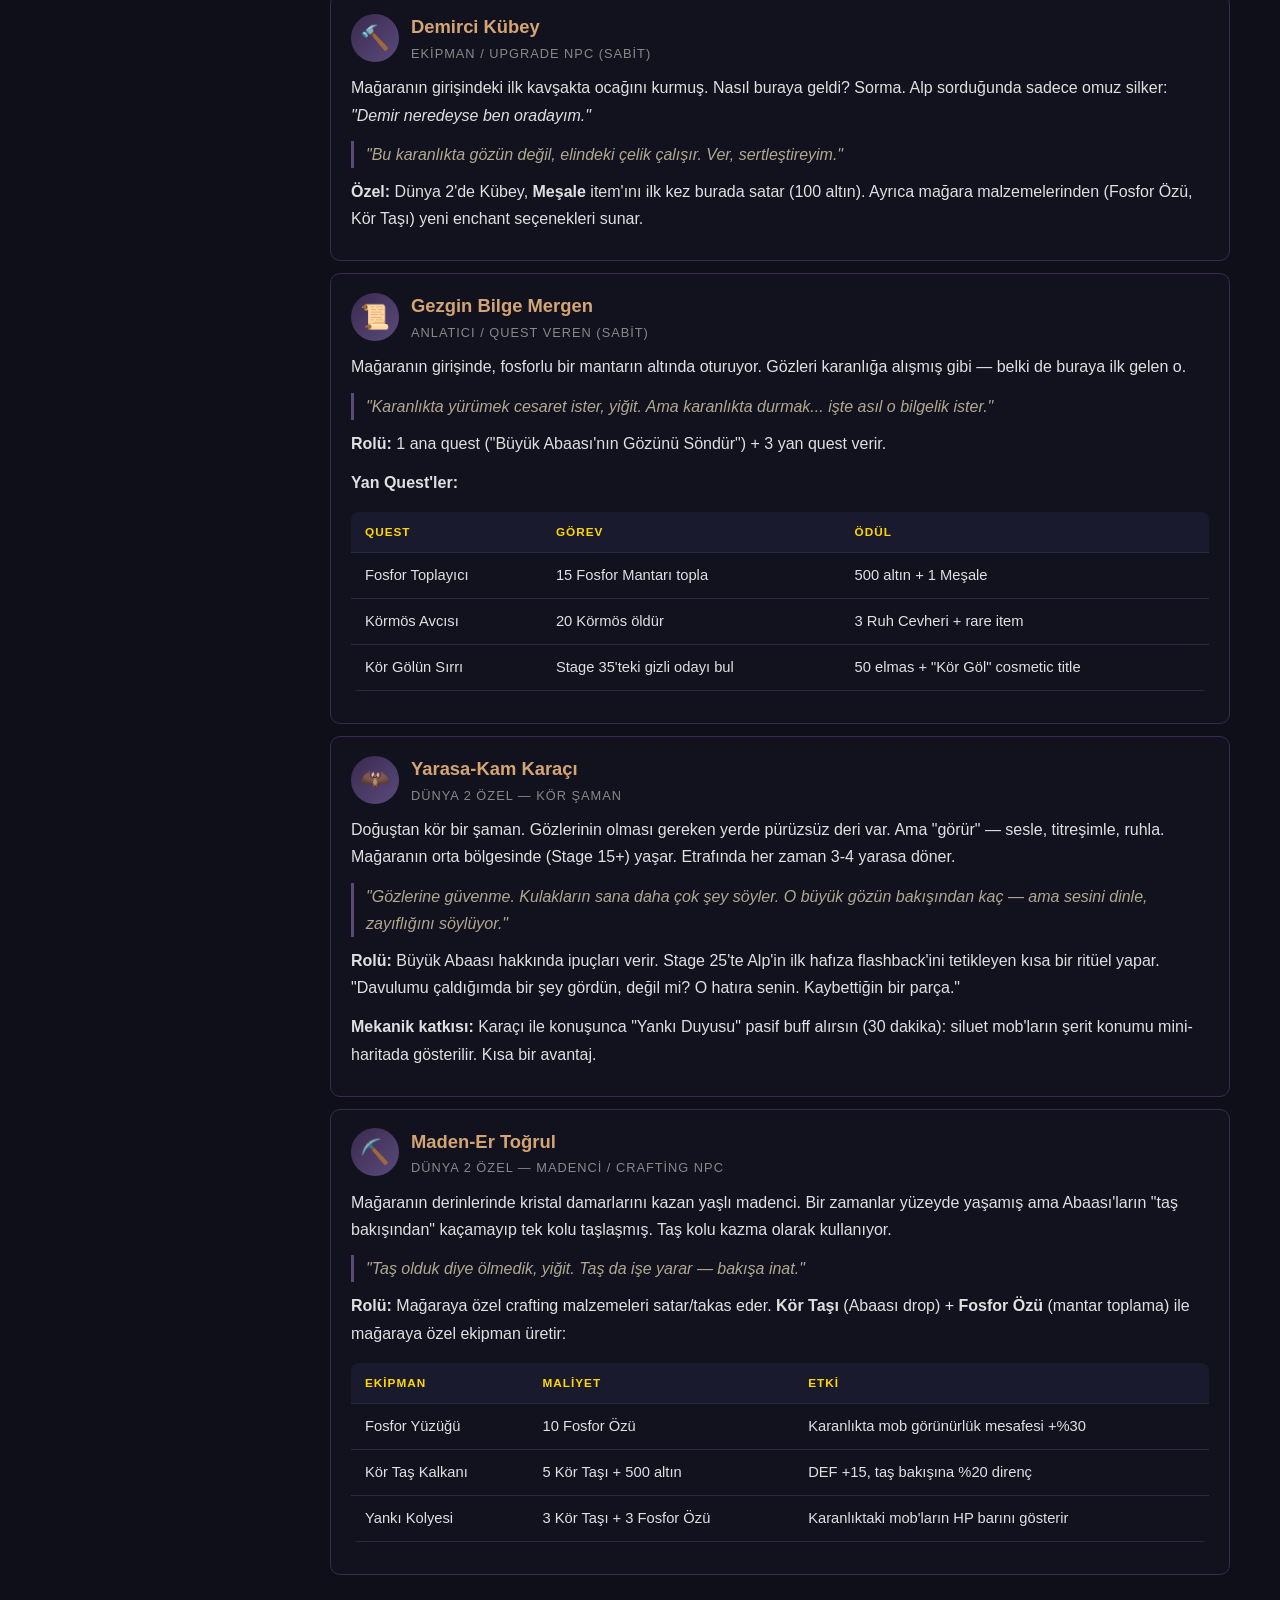
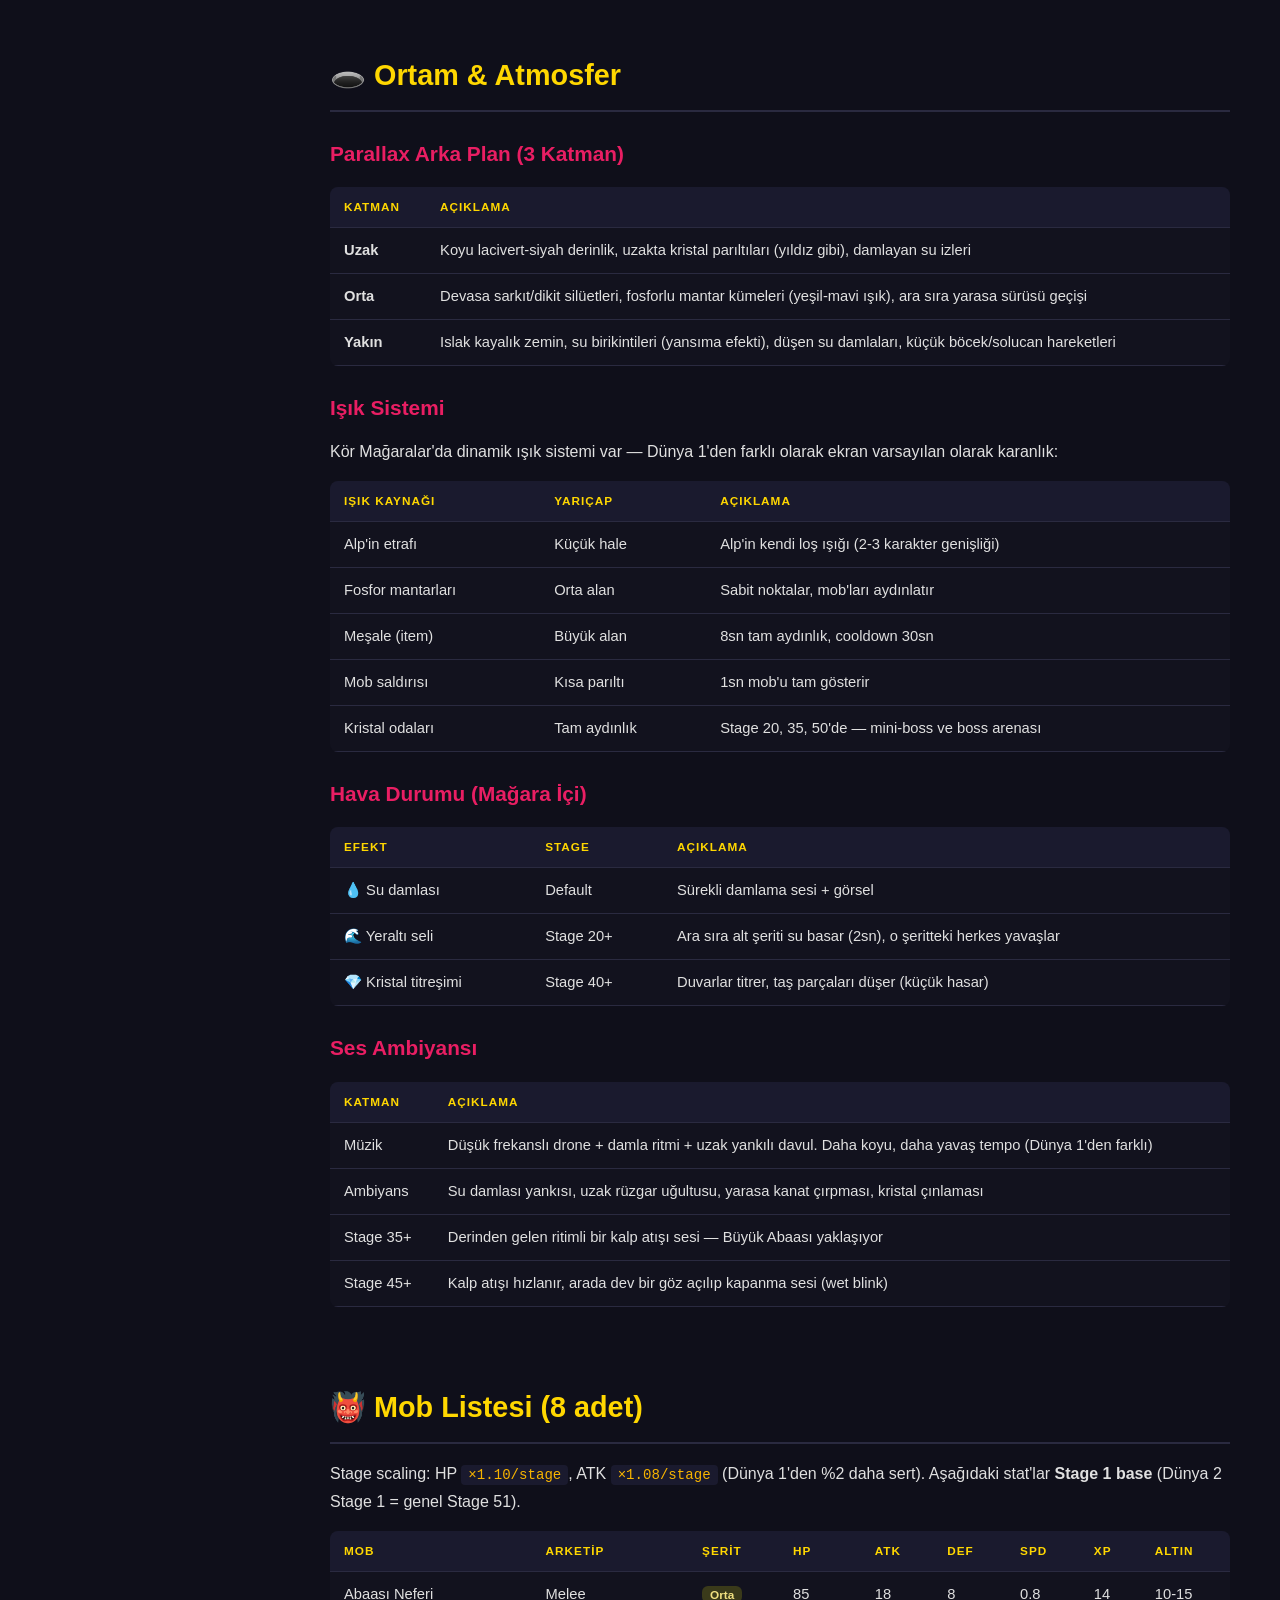
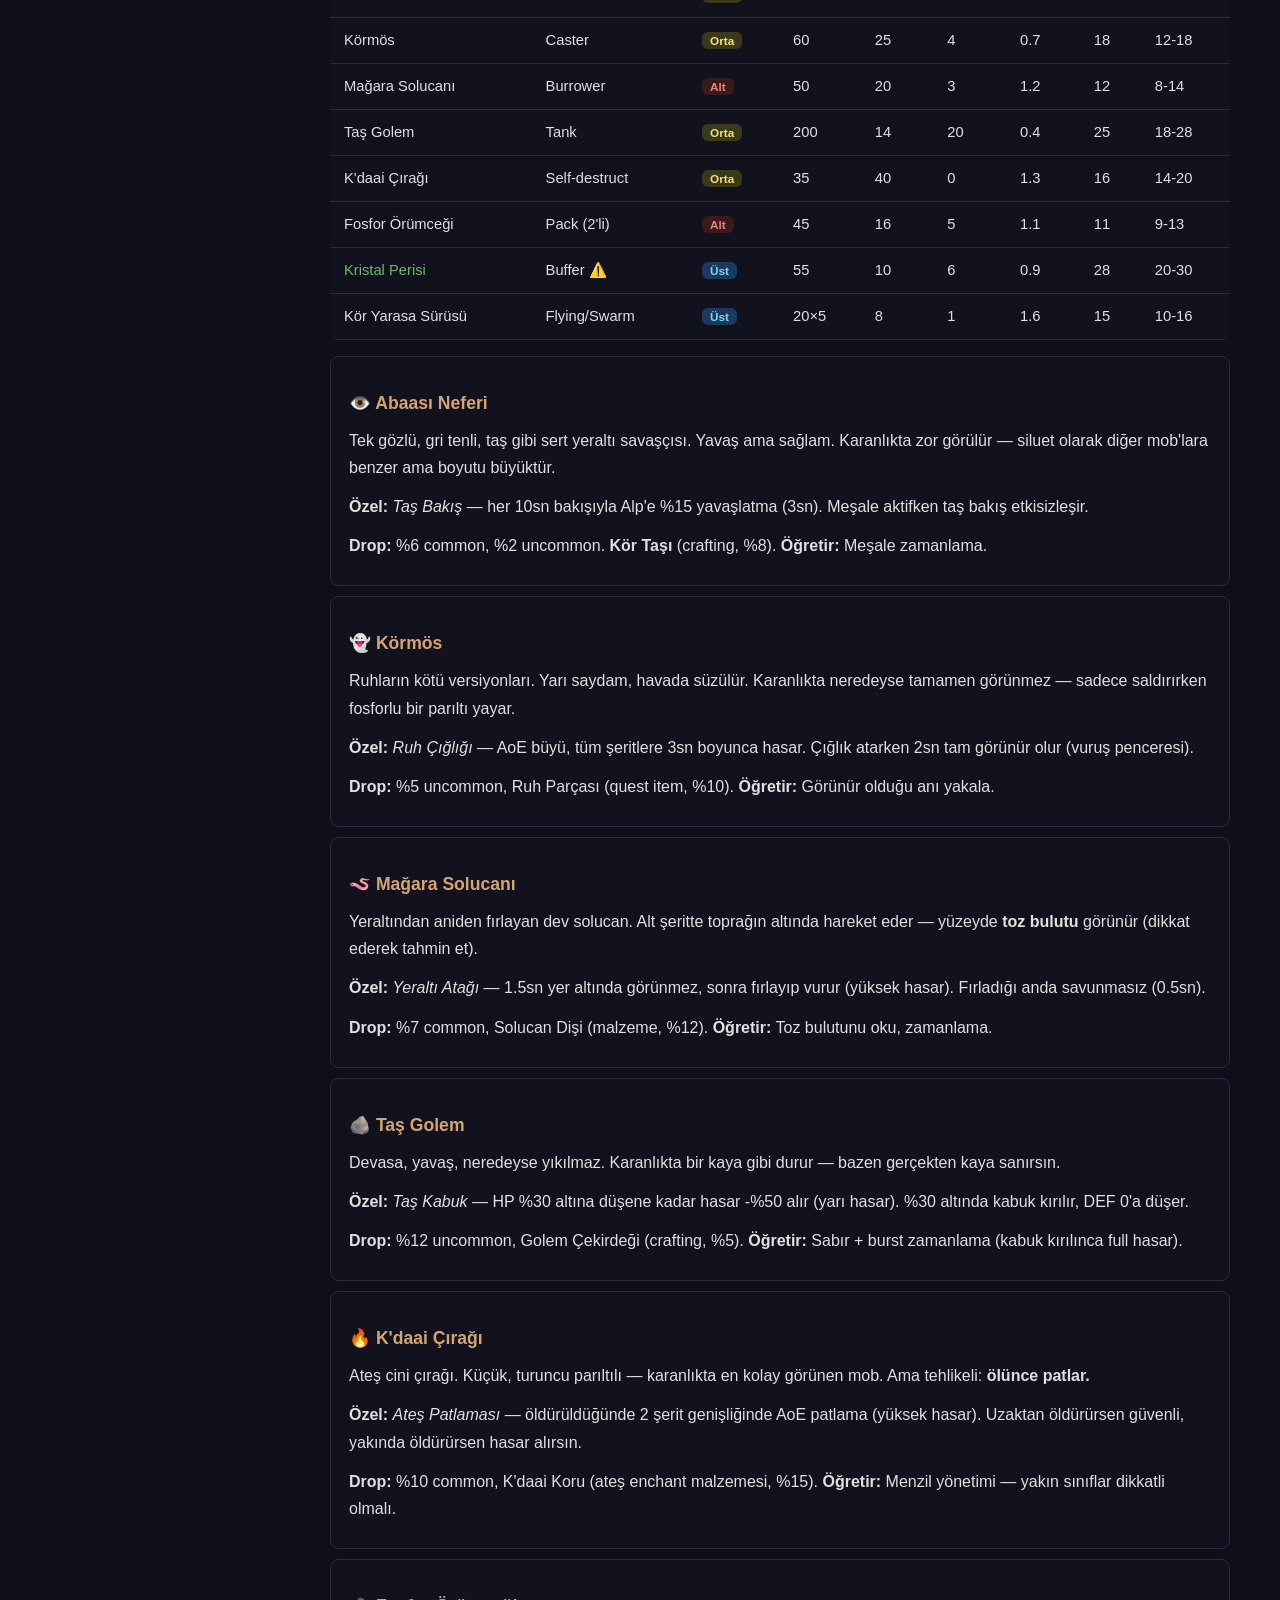
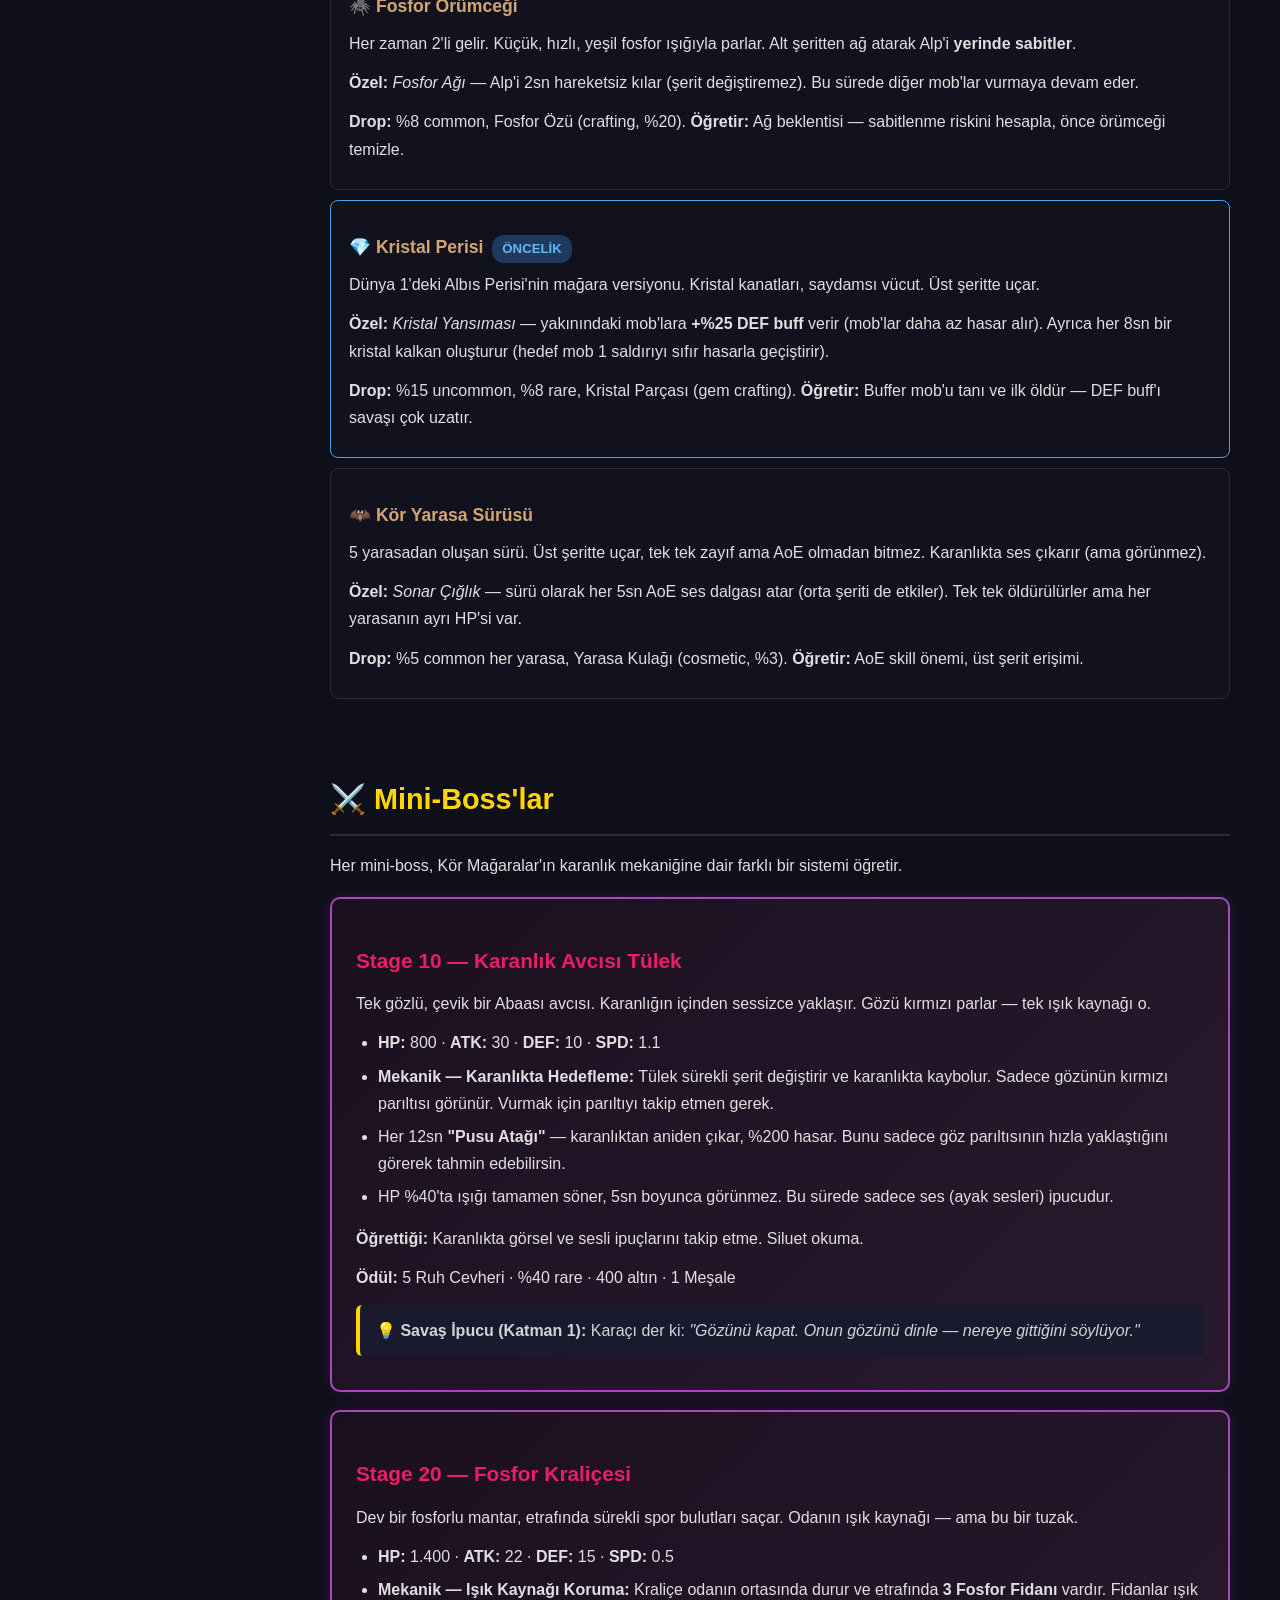
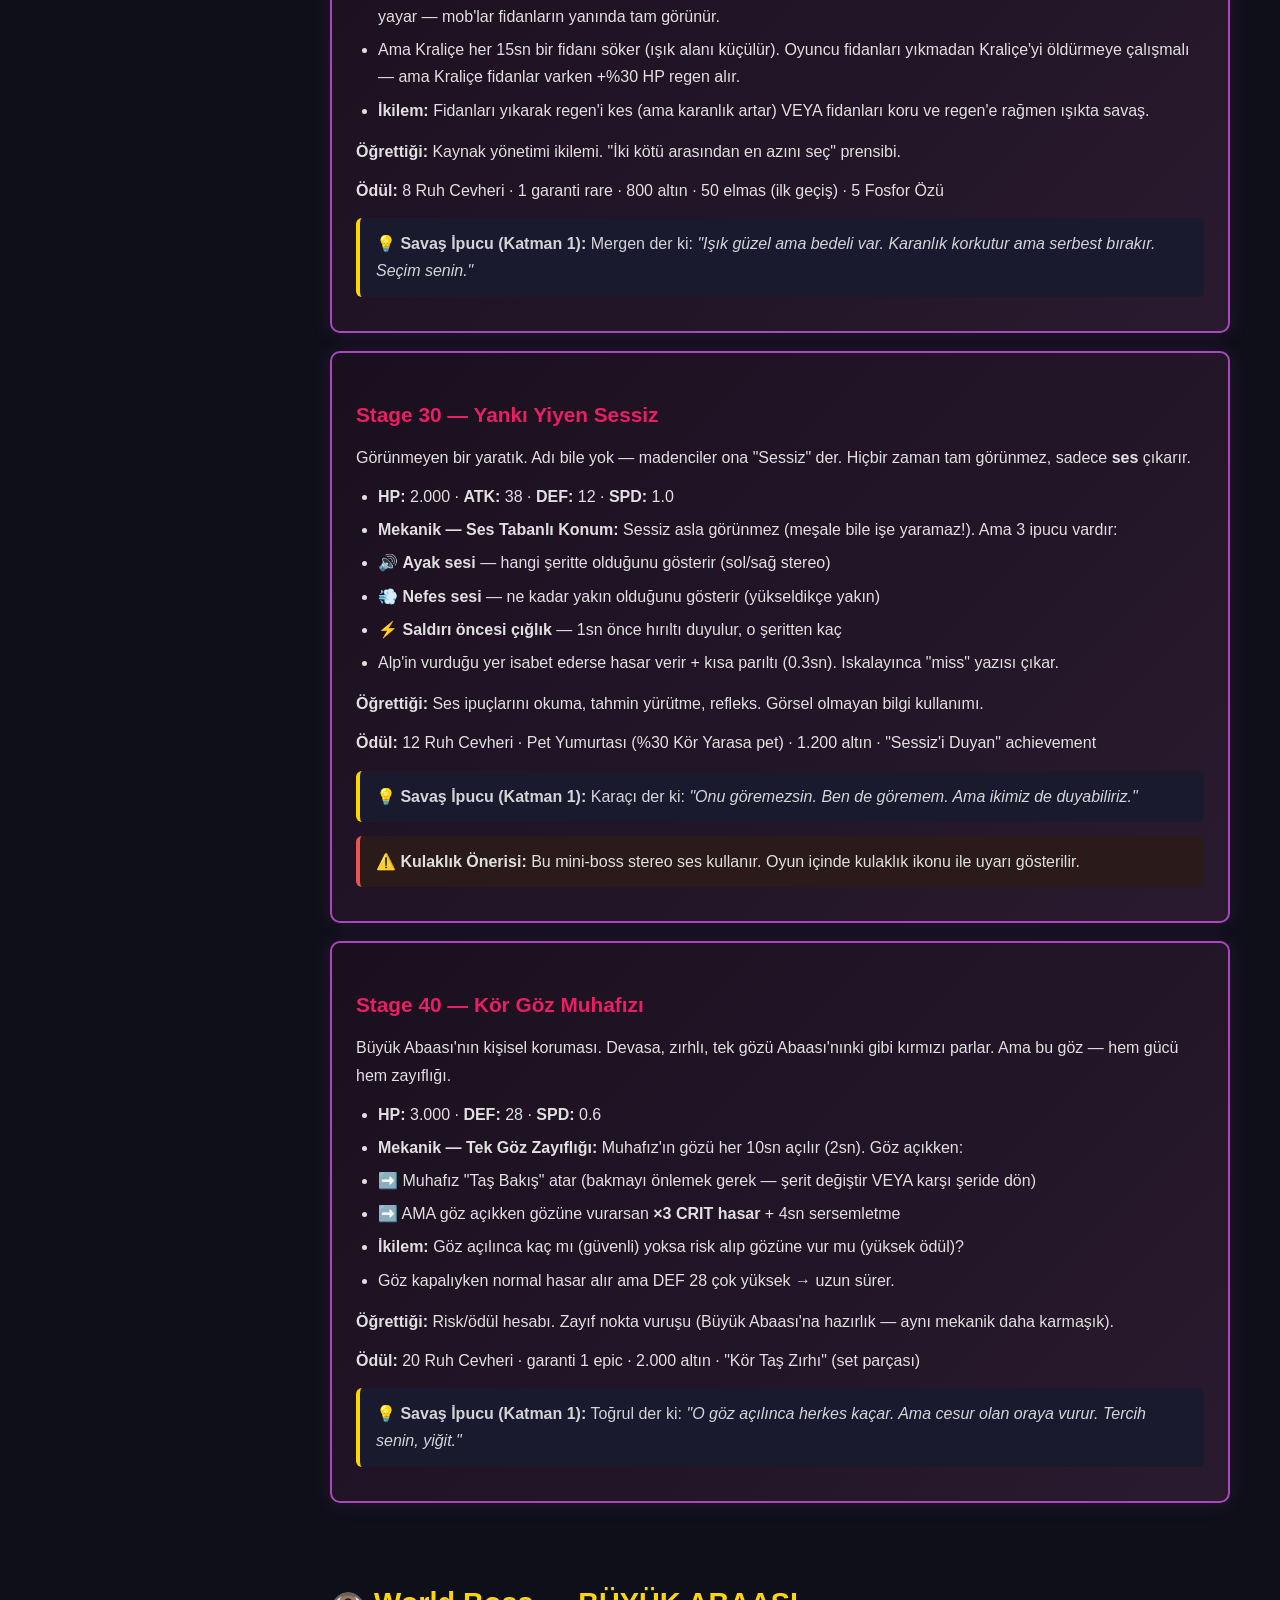
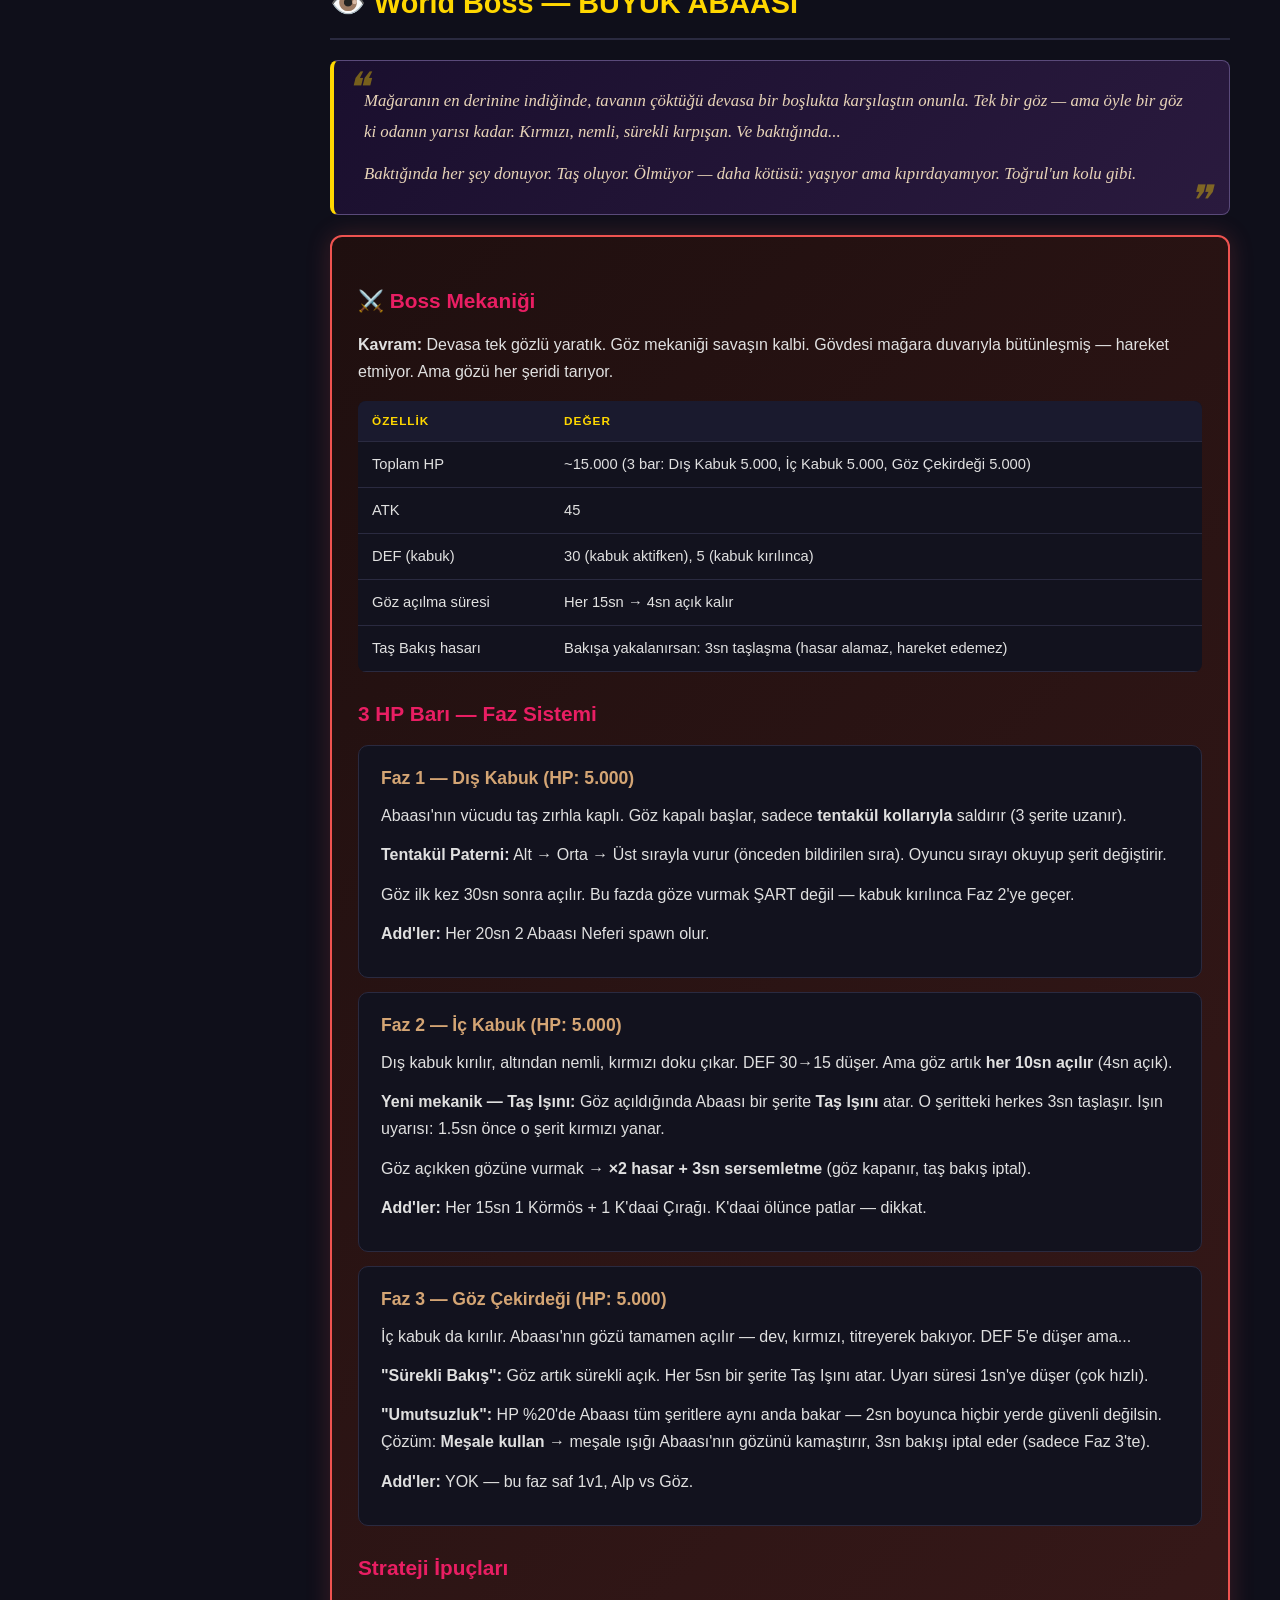
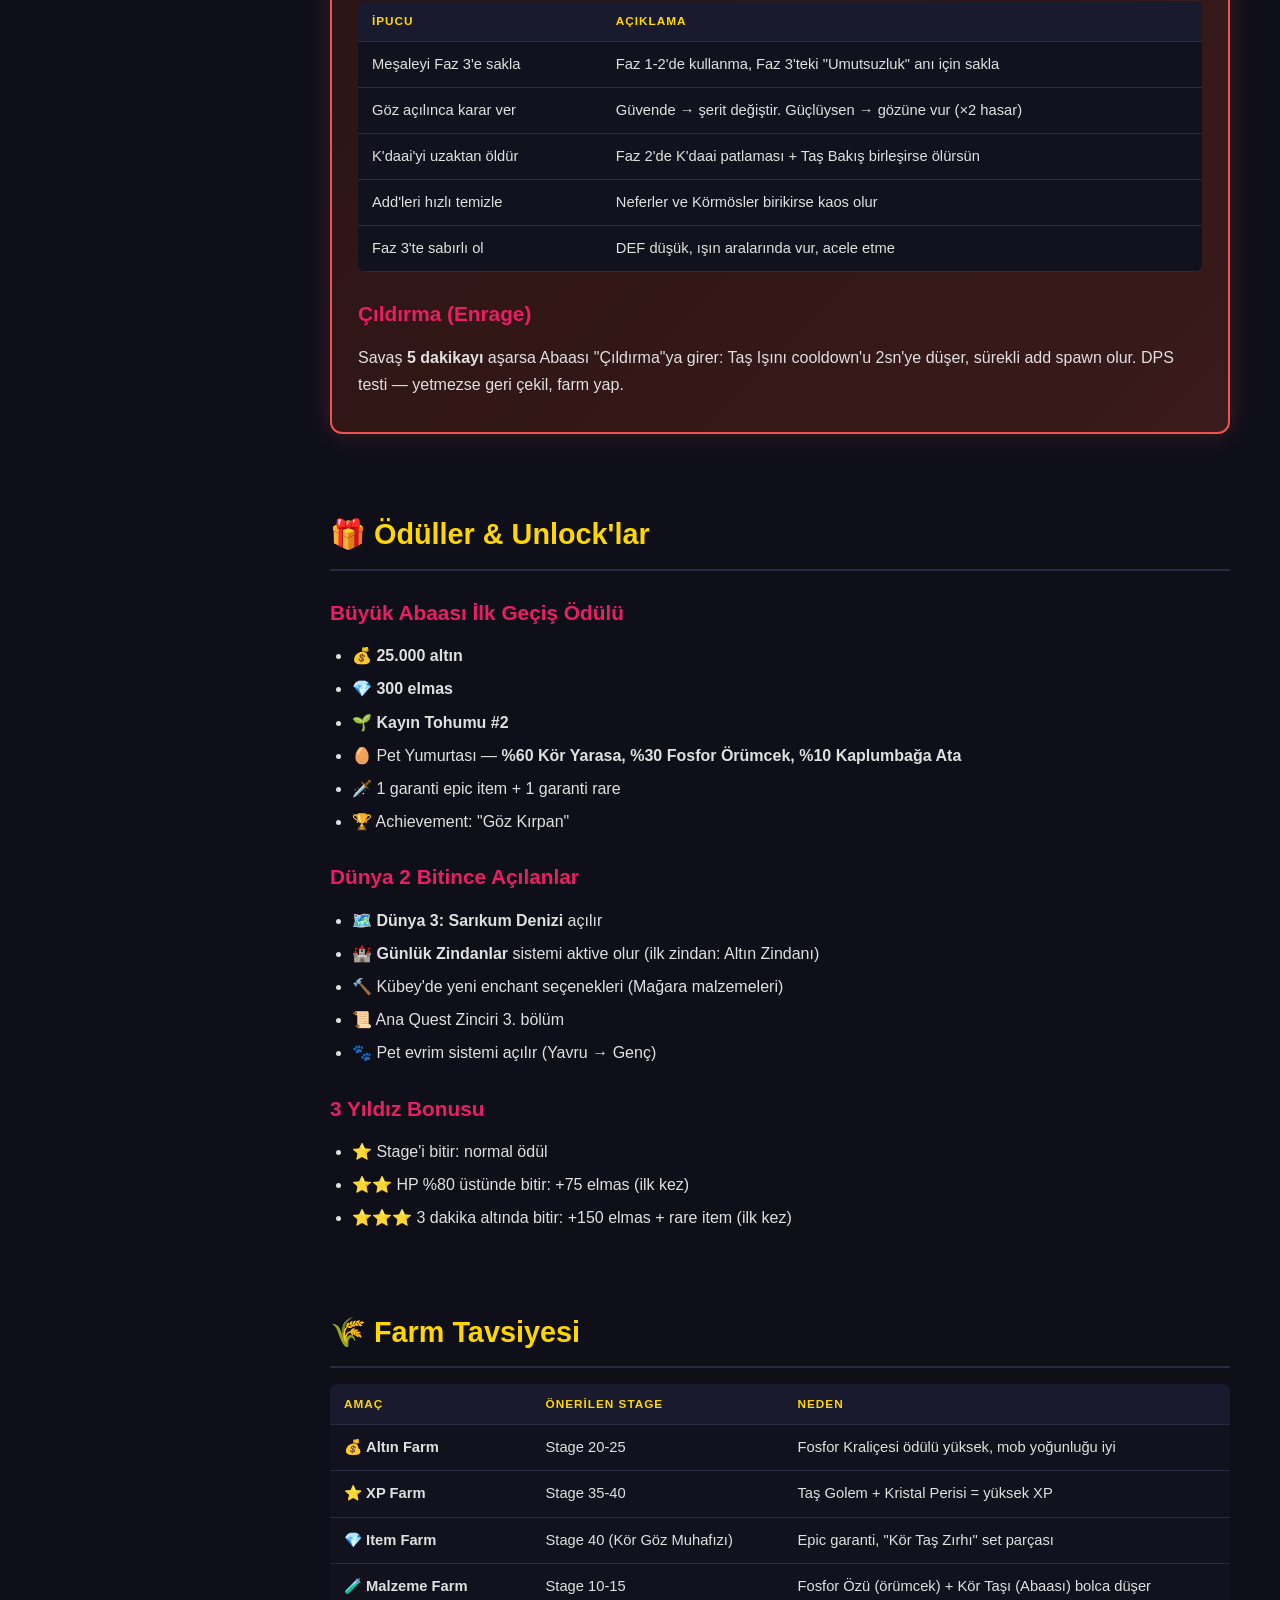
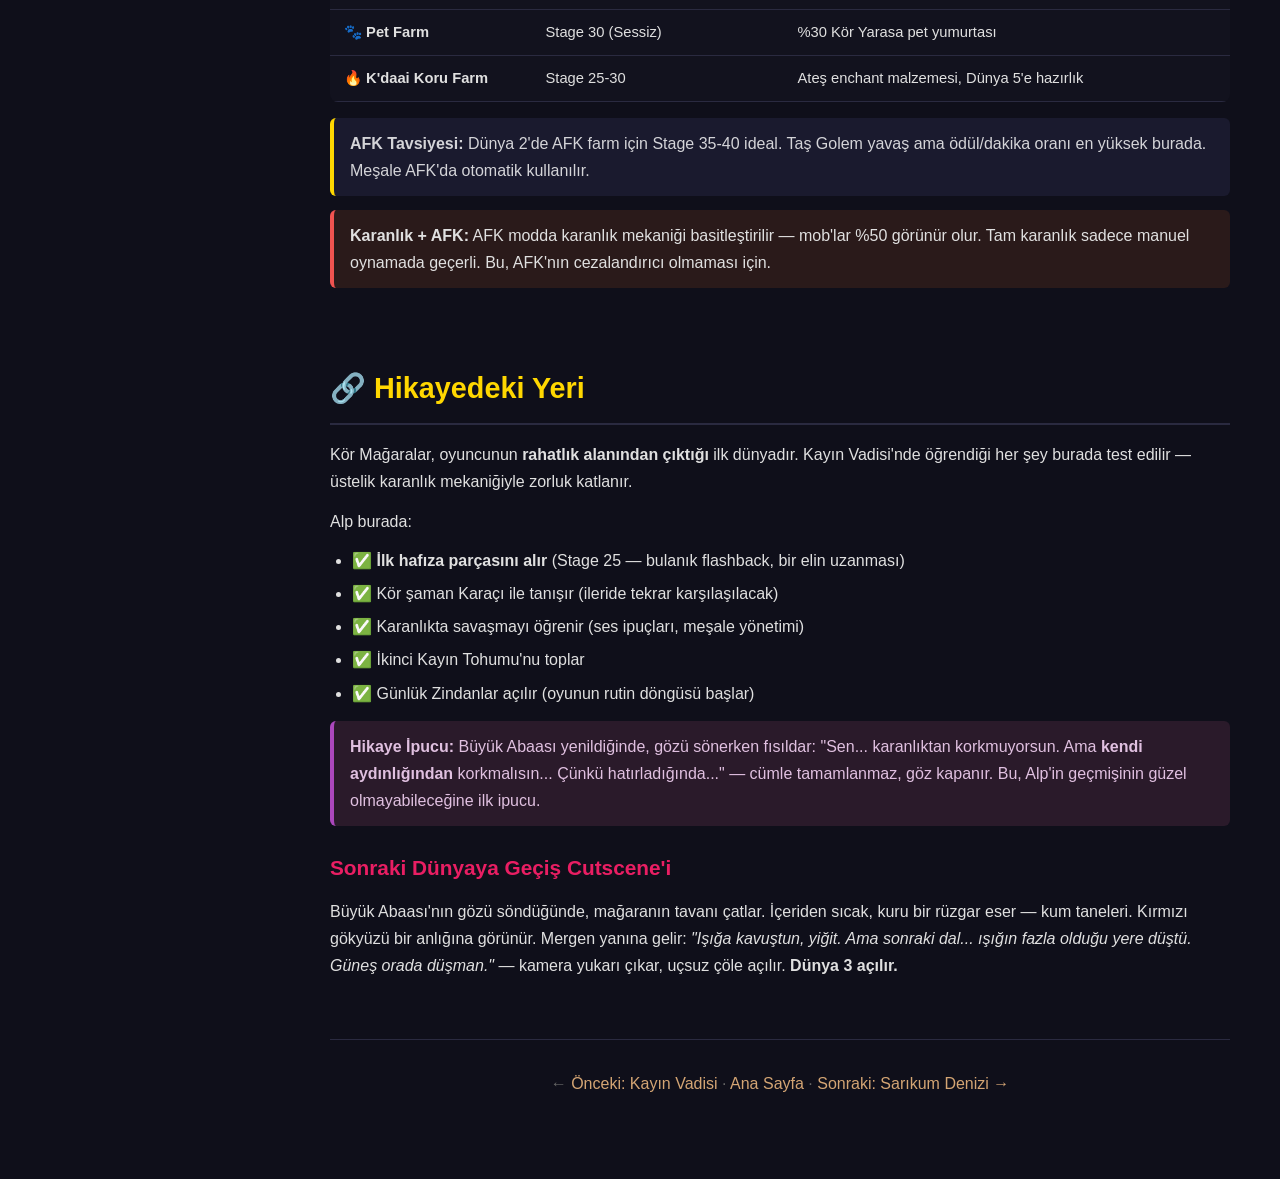
<file: taslaklar/world-2-kor-magaralar.html>
<!DOCTYPE html>
<html lang="tr">
<head>
<meta charset="UTF-8">
<meta name="viewport" content="width=device-width, initial-scale=1.0">
<title>Dünya 2: Kör Mağaralar | ALP Wiki</title>
<link rel="stylesheet" href="shared.css">
</head>
<body>
<div class="layout">
<aside class="sidebar">
<div class="sidebar-logo"><h1>⚔️ ALP</h1><div class="version">Uluğ Kayın'ın Düşüşü</div></div>
<nav>
<div class="nav-section">ANA</div>
<a href="index.html">🏠 Ana Sayfa</a>
<a href="systems.html">⚙️ Sistemler</a>
<a href="story.html">📖 Hikaye & NPC'ler</a>
<a href="sequels.html">🔮 Oyun 2 & 3</a>

<div class="nav-section">DÜNYALAR</div>
<a href="world-1-kayin-vadisi.html">🌲 1. Kayın Vadisi</a>
<a href="world-2-kor-magaralar.html" class="active">🕳️ 2. Kör Mağaralar</a>
<a href="world-3-sarikum-denizi.html">🏜️ 3. Sarıkum Denizi</a>
<a href="world-4-ayaz-doruk.html">❄️ 4. Ayaz Doruk</a>
<a href="world-5-andar-ocaklari.html">🔥 5. Andar Ocakları</a>
<a href="world-6-ak-yayik-gokleri.html">☁️ 6. Ak Yayık Gökleri</a>
<a href="world-7-yutpa-derinlikleri.html">🌊 7. Yutpa Derinlikleri</a>
<a href="world-8-toybodim-nehri.html">⚰️ 8. Toybodım Nehri</a>
<a href="world-9-kara-demir-sarayi.html">👑 9. Kara Demir Sarayı</a>
<a href="world-10-bosluk-tengiz.html">🌌 10. Boşluk Tengiz</a>

<div class="nav-section">BU SAYFA</div>
<a href="#story">🎬 Hikaye</a>
<a href="#world-effect">🌑 Dünya Etkisi</a>
<a href="#npcs">👤 NPC'ler</a>
<a href="#env">🕳️ Ortam</a>
<a href="#mobs">👹 Mob Listesi</a>
<a href="#mini-bosses">⚔️ Mini-Boss'lar</a>
<a href="#world-boss">👁️ Büyük Abaası</a>
<a href="#rewards">🎁 Ödüller</a>
<a href="#farm">🌾 Farm Tavsiyesi</a>
<a href="#lore-role">🔗 Hikayedeki Yeri</a>
</nav>
</aside>

<main class="main">
<h1 class="title">🕳️ Dünya 2 — Kör Mağaralar</h1>
<p class="subtitle">Güneşin asla ulaşmadığı derinlik · Büyük Abaası'nın gözü · İkinci Kayın Tohumu</p>

<!-- ============================================================ -->
<!-- HİKAYE -->
<!-- ============================================================ -->
<section id="story">
<h2>🎬 Hikaye Kutusu</h2>
<div class="destan">
<p>Yelbegen'in cesedinden açılan yarıktan aşağı indikçe ışık söndü. Önce gri, sonra koyu mavi, sonra... hiç. Alp, hayatında ilk kez gerçek karanlıkla tanıştı.</p>
<p>Ama karanlık boş değildi. Duvarlarda fosforlu mantarlar soluk bir yeşil ışık saçıyordu — yeterince görmek için değil, yeterince korkmak için. Ve derinlerden, tek bir dev göz, parlak kırmızı bir ışıkla bakıyordu.</p>
<p>Abaası. Yeraltının ilk sakinleri. Tek gözlü, taş tenli, karanlığın çocukları. Ve onların en büyüğü, Alp'in geldiğini çoktan biliyordu.</p>
</div>
<p>Kör Mağaralar, Uluğ Kayın'ın ikinci kırık dalının savrulduğu yerdir. Dalın düştüğü yerde devasa bir mağara sistemi oluşmuş — kilometrelerce derine inen tüneller, fosforlu göller, kristal odaları. Ama bu güzelliğin altında Abaası halkı pusuda bekler.</p>
<p>Alp'in görevi: mağaranın en derin noktasına in, Büyük Abaası'nın taş bakışını kır, ikinci Kayın Tohumu'nu kurtar.</p>
<div class="lore"><b>Alp'in Hafızası:</b> Bu dünyada Alp <b>ilk hafıza parçasını</b> alır. Stage 25 civarında kısa bir flashback: bir elin uzandığı, birisinin adını söylediği bulanık bir görüntü. Ad duyulmaz ama Alp tedirgin olur. "Ben... birini tanıyordum."</div>
</section>

<!-- ============================================================ -->
<!-- DÜNYA ETKİSİ -->
<!-- ============================================================ -->
<section id="world-effect">
<h2>🌑 Dünya Etkisi — Karanlık</h2>
<div class="warn">
<b>Kör Mağaralar'ın özel savaş etkisi:</b> Tüm mob'lar varsayılan olarak <b>siluet</b> halinde görünür — siyah gölge, detay yok. Mob sadece <b>saldırı anında</b> 1 saniyeliğine tam görünür olur (kısa fosfor parıltısı). Bu süre dışında mob türünü, HP'sini ve pozisyonunu tahmin etmek zorundadır oyuncu.
</div>
<h3>Karanlık Mekaniği Detayları</h3>
<table>
<tr><th>Özellik</th><th>Açıklama</th></tr>
<tr><td>Varsayılan görünüm</td><td>Mob'lar siyah siluet (boyut + hareket görünür, tür ayırt edilmez)</td></tr>
<tr><td>Parıltı tetikleyici</td><td>Mob saldırınca veya Alp mob'a vurduğunda → 1sn tam görünür</td></tr>
<tr><td>Fosfor Mantarı (ortam)</td><td>Rastgele yerlerde küçük ışık havuzları — bu alanlardaki mob'lar her zaman görünür</td></tr>
<tr><td>Meşale item'ı</td><td>Stage 5'te Kübey'den alınır. Kullanınca 8sn boyunca tüm mob'lar görünür (cooldown: 30sn)</td></tr>
<tr><td>Stage ilerledikçe</td><td>Stage 30+ → fosfor mantarları azalır, karanlık yoğunlaşır</td></tr>
</table>
<div class="note"><b>Oyun İçi Bilgilendirme:</b> Dünya 2'nin ilk stage'inde ekranda bilgi kartı açılır: "🌑 Karanlık Bölge — Düşmanlar gölgede gizleniyor. Saldırı anlarını gözle, meşaleyi kullan!" + [Anladım] butonu.</div>
</section>

<!-- ============================================================ -->
<!-- NPC'LER -->
<!-- ============================================================ -->
<section id="npcs">
<h2>👤 Bu Dünyanın NPC'leri</h2>

<div class="npc">
<div class="npc-header">
<div class="npc-avatar">🔨</div>
<div><div class="npc-name">Demirci Kübey</div><div class="npc-role">Ekipman / Upgrade NPC (Sabit)</div></div>
</div>
<p>Mağaranın girişindeki ilk kavşakta ocağını kurmuş. Nasıl buraya geldi? Sorma. Alp sorduğunda sadece omuz silker: <i>"Demir neredeyse ben oradayım."</i></p>
<div class="npc-quote">"Bu karanlıkta gözün değil, elindeki çelik çalışır. Ver, sertleştireyim."</div>
<p><b>Özel:</b> Dünya 2'de Kübey, <b>Meşale</b> item'ını ilk kez burada satar (100 altın). Ayrıca mağara malzemelerinden (Fosfor Özü, Kör Taşı) yeni enchant seçenekleri sunar.</p>
</div>

<div class="npc">
<div class="npc-header">
<div class="npc-avatar">📜</div>
<div><div class="npc-name">Gezgin Bilge Mergen</div><div class="npc-role">Anlatıcı / Quest Veren (Sabit)</div></div>
</div>
<p>Mağaranın girişinde, fosforlu bir mantarın altında oturuyor. Gözleri karanlığa alışmış gibi — belki de buraya ilk gelen o.</p>
<div class="npc-quote">"Karanlıkta yürümek cesaret ister, yiğit. Ama karanlıkta durmak... işte asıl o bilgelik ister."</div>
<p><b>Rolü:</b> 1 ana quest ("Büyük Abaası'nın Gözünü Söndür") + 3 yan quest verir.</p>
<p><b>Yan Quest'ler:</b></p>
<table>
<tr><th>Quest</th><th>Görev</th><th>Ödül</th></tr>
<tr><td>Fosfor Toplayıcı</td><td>15 Fosfor Mantarı topla</td><td>500 altın + 1 Meşale</td></tr>
<tr><td>Körmös Avcısı</td><td>20 Körmös öldür</td><td>3 Ruh Cevheri + rare item</td></tr>
<tr><td>Kör Gölün Sırrı</td><td>Stage 35'teki gizli odayı bul</td><td>50 elmas + "Kör Göl" cosmetic title</td></tr>
</table>
</div>

<div class="npc">
<div class="npc-header">
<div class="npc-avatar">🦇</div>
<div><div class="npc-name">Yarasa-Kam Karaçı</div><div class="npc-role">Dünya 2 Özel — Kör Şaman</div></div>
</div>
<p>Doğuştan kör bir şaman. Gözlerinin olması gereken yerde pürüzsüz deri var. Ama "görür" — sesle, titreşimle, ruhla. Mağaranın orta bölgesinde (Stage 15+) yaşar. Etrafında her zaman 3-4 yarasa döner.</p>
<div class="npc-quote">"Gözlerine güvenme. Kulakların sana daha çok şey söyler. O büyük gözün bakışından kaç — ama sesini dinle, zayıflığını söylüyor."</div>
<p><b>Rolü:</b> Büyük Abaası hakkında ipuçları verir. Stage 25'te Alp'in ilk hafıza flashback'ini tetikleyen kısa bir ritüel yapar. "Davulumu çaldığımda bir şey gördün, değil mi? O hatıra senin. Kaybettiğin bir parça."</p>
<p><b>Mekanik katkısı:</b> Karaçı ile konuşunca "Yankı Duyusu" pasif buff alırsın (30 dakika): siluet mob'ların şerit konumu mini-haritada gösterilir. Kısa bir avantaj.</p>
</div>

<div class="npc">
<div class="npc-header">
<div class="npc-avatar">⛏️</div>
<div><div class="npc-name">Maden-Er Toğrul</div><div class="npc-role">Dünya 2 Özel — Madenci / Crafting NPC</div></div>
</div>
<p>Mağaranın derinlerinde kristal damarlarını kazan yaşlı madenci. Bir zamanlar yüzeyde yaşamış ama Abaası'ların "taş bakışından" kaçamayıp tek kolu taşlaşmış. Taş kolu kazma olarak kullanıyor.</p>
<div class="npc-quote">"Taş olduk diye ölmedik, yiğit. Taş da işe yarar — bakışa inat."</div>
<p><b>Rolü:</b> Mağaraya özel crafting malzemeleri satar/takas eder. <b>Kör Taşı</b> (Abaası drop) + <b>Fosfor Özü</b> (mantar toplama) ile mağaraya özel ekipman üretir:</p>
<table>
<tr><th>Ekipman</th><th>Maliyet</th><th>Etki</th></tr>
<tr><td>Fosfor Yüzüğü</td><td>10 Fosfor Özü</td><td>Karanlıkta mob görünürlük mesafesi +%30</td></tr>
<tr><td>Kör Taş Kalkanı</td><td>5 Kör Taşı + 500 altın</td><td>DEF +15, taş bakışına %20 direnç</td></tr>
<tr><td>Yankı Kolyesi</td><td>3 Kör Taşı + 3 Fosfor Özü</td><td>Karanlıktaki mob'ların HP barını gösterir</td></tr>
</table>
</div>
</section>

<!-- ============================================================ -->
<!-- ORTAM -->
<!-- ============================================================ -->
<section id="env">
<h2>🕳️ Ortam & Atmosfer</h2>

<h3>Parallax Arka Plan (3 Katman)</h3>
<table>
<tr><th>Katman</th><th>Açıklama</th></tr>
<tr><td><b>Uzak</b></td><td>Koyu lacivert-siyah derinlik, uzakta kristal parıltıları (yıldız gibi), damlayan su izleri</td></tr>
<tr><td><b>Orta</b></td><td>Devasa sarkıt/dikit silüetleri, fosforlu mantar kümeleri (yeşil-mavi ışık), ara sıra yarasa sürüsü geçişi</td></tr>
<tr><td><b>Yakın</b></td><td>Islak kayalık zemin, su birikintileri (yansıma efekti), düşen su damlaları, küçük böcek/solucan hareketleri</td></tr>
</table>

<h3>Işık Sistemi</h3>
<p>Kör Mağaralar'da dinamik ışık sistemi var — Dünya 1'den farklı olarak ekran varsayılan olarak karanlık:</p>
<table>
<tr><th>Işık Kaynağı</th><th>Yarıçap</th><th>Açıklama</th></tr>
<tr><td>Alp'in etrafı</td><td>Küçük hale</td><td>Alp'in kendi loş ışığı (2-3 karakter genişliği)</td></tr>
<tr><td>Fosfor mantarları</td><td>Orta alan</td><td>Sabit noktalar, mob'ları aydınlatır</td></tr>
<tr><td>Meşale (item)</td><td>Büyük alan</td><td>8sn tam aydınlık, cooldown 30sn</td></tr>
<tr><td>Mob saldırısı</td><td>Kısa parıltı</td><td>1sn mob'u tam gösterir</td></tr>
<tr><td>Kristal odaları</td><td>Tam aydınlık</td><td>Stage 20, 35, 50'de — mini-boss ve boss arenası</td></tr>
</table>

<h3>Hava Durumu (Mağara İçi)</h3>
<table>
<tr><th>Efekt</th><th>Stage</th><th>Açıklama</th></tr>
<tr><td>💧 Su damlası</td><td>Default</td><td>Sürekli damlama sesi + görsel</td></tr>
<tr><td>🌊 Yeraltı seli</td><td>Stage 20+</td><td>Ara sıra alt şeriti su basar (2sn), o şeritteki herkes yavaşlar</td></tr>
<tr><td>💎 Kristal titreşimi</td><td>Stage 40+</td><td>Duvarlar titrer, taş parçaları düşer (küçük hasar)</td></tr>
</table>

<h3>Ses Ambiyansı</h3>
<table>
<tr><th>Katman</th><th>Açıklama</th></tr>
<tr><td>Müzik</td><td>Düşük frekanslı drone + damla ritmi + uzak yankılı davul. Daha koyu, daha yavaş tempo (Dünya 1'den farklı)</td></tr>
<tr><td>Ambiyans</td><td>Su damlası yankısı, uzak rüzgar uğultusu, yarasa kanat çırpması, kristal çınlaması</td></tr>
<tr><td>Stage 35+</td><td>Derinden gelen ritimli bir kalp atışı sesi — Büyük Abaası yaklaşıyor</td></tr>
<tr><td>Stage 45+</td><td>Kalp atışı hızlanır, arada dev bir göz açılıp kapanma sesi (wet blink)</td></tr>
</table>
</section>

<!-- ============================================================ -->
<!-- MOB LİSTESİ -->
<!-- ============================================================ -->
<section id="mobs">
<h2>👹 Mob Listesi (8 adet)</h2>
<p>Stage scaling: HP <code>×1.10/stage</code>, ATK <code>×1.08/stage</code> (Dünya 1'den %2 daha sert). Aşağıdaki stat'lar <b>Stage 1 base</b> (Dünya 2 Stage 1 = genel Stage 51).</p>

<table>
<tr><th>Mob</th><th>Arketip</th><th>Şerit</th><th>HP</th><th>ATK</th><th>DEF</th><th>SPD</th><th>XP</th><th>Altın</th></tr>
<tr><td>Abaası Neferi</td><td>Melee</td><td><span class="lane-orta">Orta</span></td><td>85</td><td>18</td><td>8</td><td>0.8</td><td>14</td><td>10-15</td></tr>
<tr><td>Körmös</td><td>Caster</td><td><span class="lane-orta">Orta</span></td><td>60</td><td>25</td><td>4</td><td>0.7</td><td>18</td><td>12-18</td></tr>
<tr><td>Mağara Solucanı</td><td>Burrower</td><td><span class="lane-alt">Alt</span></td><td>50</td><td>20</td><td>3</td><td>1.2</td><td>12</td><td>8-14</td></tr>
<tr><td>Taş Golem</td><td>Tank</td><td><span class="lane-orta">Orta</span></td><td>200</td><td>14</td><td>20</td><td>0.4</td><td>25</td><td>18-28</td></tr>
<tr><td>K'daai Çırağı</td><td>Self-destruct</td><td><span class="lane-orta">Orta</span></td><td>35</td><td>40</td><td>0</td><td>1.3</td><td>16</td><td>14-20</td></tr>
<tr><td>Fosfor Örümceği</td><td>Pack (2'li)</td><td><span class="lane-alt">Alt</span></td><td>45</td><td>16</td><td>5</td><td>1.1</td><td>11</td><td>9-13</td></tr>
<tr><td class="r-uncommon">Kristal Perisi</td><td>Buffer ⚠️</td><td><span class="lane-ust">Üst</span></td><td>55</td><td>10</td><td>6</td><td>0.9</td><td>28</td><td>20-30</td></tr>
<tr><td>Kör Yarasa Sürüsü</td><td>Flying/Swarm</td><td><span class="lane-ust">Üst</span></td><td>20×5</td><td>8</td><td>1</td><td>1.6</td><td>15</td><td>10-16</td></tr>
</table>

<div class="mob-card">
<h4>👁️ Abaası Neferi</h4>
<p>Tek gözlü, gri tenli, taş gibi sert yeraltı savaşçısı. Yavaş ama sağlam. Karanlıkta zor görülür — siluet olarak diğer mob'lara benzer ama boyutu büyüktür.</p>
<p><b>Özel:</b> <i>Taş Bakış</i> — her 10sn bakışıyla Alp'e %15 yavaşlatma (3sn). Meşale aktifken taş bakış etkisizleşir.</p>
<p><b>Drop:</b> %6 common, %2 uncommon. <b>Kör Taşı</b> (crafting, %8). <b>Öğretir:</b> Meşale zamanlama.</p>
</div>

<div class="mob-card">
<h4>👻 Körmös</h4>
<p>Ruhların kötü versiyonları. Yarı saydam, havada süzülür. Karanlıkta neredeyse tamamen görünmez — sadece saldırırken fosforlu bir parıltı yayar.</p>
<p><b>Özel:</b> <i>Ruh Çığlığı</i> — AoE büyü, tüm şeritlere 3sn boyunca hasar. Çığlık atarken 2sn tam görünür olur (vuruş penceresi).</p>
<p><b>Drop:</b> %5 uncommon, Ruh Parçası (quest item, %10). <b>Öğretir:</b> Görünür olduğu anı yakala.</p>
</div>

<div class="mob-card">
<h4>🪱 Mağara Solucanı</h4>
<p>Yeraltından aniden fırlayan dev solucan. Alt şeritte toprağın altında hareket eder — yüzeyde <b>toz bulutu</b> görünür (dikkat ederek tahmin et).</p>
<p><b>Özel:</b> <i>Yeraltı Atağı</i> — 1.5sn yer altında görünmez, sonra fırlayıp vurur (yüksek hasar). Fırladığı anda savunmasız (0.5sn).</p>
<p><b>Drop:</b> %7 common, Solucan Dişi (malzeme, %12). <b>Öğretir:</b> Toz bulutunu oku, zamanlama.</p>
</div>

<div class="mob-card">
<h4>🪨 Taş Golem</h4>
<p>Devasa, yavaş, neredeyse yıkılmaz. Karanlıkta bir kaya gibi durur — bazen gerçekten kaya sanırsın.</p>
<p><b>Özel:</b> <i>Taş Kabuk</i> — HP %30 altına düşene kadar hasar -%50 alır (yarı hasar). %30 altında kabuk kırılır, DEF 0'a düşer.</p>
<p><b>Drop:</b> %12 uncommon, Golem Çekirdeği (crafting, %5). <b>Öğretir:</b> Sabır + burst zamanlama (kabuk kırılınca full hasar).</p>
</div>

<div class="mob-card">
<h4>🔥 K'daai Çırağı</h4>
<p>Ateş cini çırağı. Küçük, turuncu parıltılı — karanlıkta en kolay görünen mob. Ama tehlikeli: <b>ölünce patlar.</b></p>
<p><b>Özel:</b> <i>Ateş Patlaması</i> — öldürüldüğünde 2 şerit genişliğinde AoE patlama (yüksek hasar). Uzaktan öldürürsen güvenli, yakında öldürürsen hasar alırsın.</p>
<p><b>Drop:</b> %10 common, K'daai Koru (ateş enchant malzemesi, %15). <b>Öğretir:</b> Menzil yönetimi — yakın sınıflar dikkatli olmalı.</p>
</div>

<div class="mob-card">
<h4>🕷️ Fosfor Örümceği</h4>
<p>Her zaman 2'li gelir. Küçük, hızlı, yeşil fosfor ışığıyla parlar. Alt şeritten ağ atarak Alp'i <b>yerinde sabitler</b>.</p>
<p><b>Özel:</b> <i>Fosfor Ağı</i> — Alp'i 2sn hareketsiz kılar (şerit değiştiremez). Bu sürede diğer mob'lar vurmaya devam eder.</p>
<p><b>Drop:</b> %8 common, Fosfor Özü (crafting, %20). <b>Öğretir:</b> Ağ beklentisi — sabitlenme riskini hesapla, önce örümceği temizle.</p>
</div>

<div class="mob-card" style="border-color:#42a5f5">
<h4>💎 Kristal Perisi <span class="badge" style="background:#1e3a5f;color:#64b5f6">ÖNCELİK</span></h4>
<p>Dünya 1'deki Albıs Perisi'nin mağara versiyonu. Kristal kanatları, saydamsı vücut. Üst şeritte uçar.</p>
<p><b>Özel:</b> <i>Kristal Yansıması</i> — yakınındaki mob'lara <b>+%25 DEF buff</b> verir (mob'lar daha az hasar alır). Ayrıca her 8sn bir kristal kalkan oluşturur (hedef mob 1 saldırıyı sıfır hasarla geçiştirir).</p>
<p><b>Drop:</b> %15 uncommon, %8 rare, Kristal Parçası (gem crafting). <b>Öğretir:</b> Buffer mob'u tanı ve ilk öldür — DEF buff'ı savaşı çok uzatır.</p>
</div>

<div class="mob-card">
<h4>🦇 Kör Yarasa Sürüsü</h4>
<p>5 yarasadan oluşan sürü. Üst şeritte uçar, tek tek zayıf ama AoE olmadan bitmez. Karanlıkta ses çıkarır (ama görünmez).</p>
<p><b>Özel:</b> <i>Sonar Çığlık</i> — sürü olarak her 5sn AoE ses dalgası atar (orta şeriti de etkiler). Tek tek öldürülürler ama her yarasanın ayrı HP'si var.</p>
<p><b>Drop:</b> %5 common her yarasa, Yarasa Kulağı (cosmetic, %3). <b>Öğretir:</b> AoE skill önemi, üst şerit erişimi.</p>
</div>
</section>

<!-- ============================================================ -->
<!-- MİNİ-BOSS'LAR -->
<!-- ============================================================ -->
<section id="mini-bosses">
<h2>⚔️ Mini-Boss'lar</h2>
<p>Her mini-boss, Kör Mağaralar'ın karanlık mekaniğine dair farklı bir sistemi öğretir.</p>

<div class="boss-card">
<h3>Stage 10 — Karanlık Avcısı Tülek</h3>
<p>Tek gözlü, çevik bir Abaası avcısı. Karanlığın içinden sessizce yaklaşır. Gözü kırmızı parlar — tek ışık kaynağı o.</p>
<ul>
<li><b>HP:</b> 800 · <b>ATK:</b> 30 · <b>DEF:</b> 10 · <b>SPD:</b> 1.1</li>
<li><b>Mekanik — Karanlıkta Hedefleme:</b> Tülek sürekli şerit değiştirir ve karanlıkta kaybolur. Sadece gözünün kırmızı parıltısı görünür. Vurmak için parıltıyı takip etmen gerek.</li>
<li>Her 12sn <b>"Pusu Atağı"</b> — karanlıktan aniden çıkar, %200 hasar. Bunu sadece göz parıltısının hızla yaklaştığını görerek tahmin edebilirsin.</li>
<li>HP %40'ta ışığı tamamen söner, 5sn boyunca görünmez. Bu sürede sadece ses (ayak sesleri) ipucudur.</li>
</ul>
<p><b>Öğrettiği:</b> Karanlıkta görsel ve sesli ipuçlarını takip etme. Siluet okuma.</p>
<p><b>Ödül:</b> 5 Ruh Cevheri · %40 rare · 400 altın · 1 Meşale</p>
<div class="note"><b>💡 Savaş İpucu (Katman 1):</b> Karaçı der ki: <i>"Gözünü kapat. Onun gözünü dinle — nereye gittiğini söylüyor."</i></div>
</div>

<div class="boss-card">
<h3>Stage 20 — Fosfor Kraliçesi</h3>
<p>Dev bir fosforlu mantar, etrafında sürekli spor bulutları saçar. Odanın ışık kaynağı — ama bu bir tuzak.</p>
<ul>
<li><b>HP:</b> 1.400 · <b>ATK:</b> 22 · <b>DEF:</b> 15 · <b>SPD:</b> 0.5</li>
<li><b>Mekanik — Işık Kaynağı Koruma:</b> Kraliçe odanın ortasında durur ve etrafında <b>3 Fosfor Fidanı</b> vardır. Fidanlar ışık yayar — mob'lar fidanların yanında tam görünür.</li>
<li>Ama Kraliçe her 15sn bir fidanı söker (ışık alanı küçülür). Oyuncu fidanları yıkmadan Kraliçe'yi öldürmeye çalışmalı — ama Kraliçe fidanlar varken +%30 HP regen alır.</li>
<li><b>İkilem:</b> Fidanları yıkarak regen'i kes (ama karanlık artar) VEYA fidanları koru ve regen'e rağmen ışıkta savaş.</li>
</ul>
<p><b>Öğrettiği:</b> Kaynak yönetimi ikilemi. "İki kötü arasından en azını seç" prensibi.</p>
<p><b>Ödül:</b> 8 Ruh Cevheri · 1 garanti rare · 800 altın · 50 elmas (ilk geçiş) · 5 Fosfor Özü</p>
<div class="note"><b>💡 Savaş İpucu (Katman 1):</b> Mergen der ki: <i>"Işık güzel ama bedeli var. Karanlık korkutur ama serbest bırakır. Seçim senin."</i></div>
</div>

<div class="boss-card">
<h3>Stage 30 — Yankı Yiyen Sessiz</h3>
<p>Görünmeyen bir yaratık. Adı bile yok — madenciler ona "Sessiz" der. Hiçbir zaman tam görünmez, sadece <b>ses</b> çıkarır.</p>
<ul>
<li><b>HP:</b> 2.000 · <b>ATK:</b> 38 · <b>DEF:</b> 12 · <b>SPD:</b> 1.0</li>
<li><b>Mekanik — Ses Tabanlı Konum:</b> Sessiz asla görünmez (meşale bile işe yaramaz!). Ama 3 ipucu vardır:</li>
<li>🔊 <b>Ayak sesi</b> — hangi şeritte olduğunu gösterir (sol/sağ stereo)</li>
<li>💨 <b>Nefes sesi</b> — ne kadar yakın olduğunu gösterir (yükseldikçe yakın)</li>
<li>⚡ <b>Saldırı öncesi çığlık</b> — 1sn önce hırıltı duyulur, o şeritten kaç</li>
<li>Alp'in vurduğu yer isabet ederse hasar verir + kısa parıltı (0.3sn). Iskalayınca "miss" yazısı çıkar.</li>
</ul>
<p><b>Öğrettiği:</b> Ses ipuçlarını okuma, tahmin yürütme, refleks. Görsel olmayan bilgi kullanımı.</p>
<p><b>Ödül:</b> 12 Ruh Cevheri · Pet Yumurtası (%30 Kör Yarasa pet) · 1.200 altın · "Sessiz'i Duyan" achievement</p>
<div class="note"><b>💡 Savaş İpucu (Katman 1):</b> Karaçı der ki: <i>"Onu göremezsin. Ben de göremem. Ama ikimiz de duyabiliriz."</i></div>
<div class="warn"><b>⚠️ Kulaklık Önerisi:</b> Bu mini-boss stereo ses kullanır. Oyun içinde kulaklık ikonu ile uyarı gösterilir.</div>
</div>

<div class="boss-card">
<h3>Stage 40 — Kör Göz Muhafızı</h3>
<p>Büyük Abaası'nın kişisel koruması. Devasa, zırhlı, tek gözü Abaası'nınki gibi kırmızı parlar. Ama bu göz — hem gücü hem zayıflığı.</p>
<ul>
<li><b>HP:</b> 3.000 · <b>DEF:</b> 28 · <b>SPD:</b> 0.6</li>
<li><b>Mekanik — Tek Göz Zayıflığı:</b> Muhafız'ın gözü her 10sn açılır (2sn). Göz açıkken:</li>
<li>➡️ Muhafız "Taş Bakış" atar (bakmayı önlemek gerek — şerit değiştir VEYA karşı şeride dön)</li>
<li>➡️ AMA göz açıkken gözüne vurarsan <b>×3 CRIT hasar</b> + 4sn sersemletme</li>
<li><b>İkilem:</b> Göz açılınca kaç mı (güvenli) yoksa risk alıp gözüne vur mu (yüksek ödül)?</li>
<li>Göz kapalıyken normal hasar alır ama DEF 28 çok yüksek → uzun sürer.</li>
</ul>
<p><b>Öğrettiği:</b> Risk/ödül hesabı. Zayıf nokta vuruşu (Büyük Abaası'na hazırlık — aynı mekanik daha karmaşık).</p>
<p><b>Ödül:</b> 20 Ruh Cevheri · garanti 1 epic · 2.000 altın · "Kör Taş Zırhı" (set parçası)</p>
<div class="note"><b>💡 Savaş İpucu (Katman 1):</b> Toğrul der ki: <i>"O göz açılınca herkes kaçar. Ama cesur olan oraya vurur. Tercih senin, yiğit."</i></div>
</div>
</section>

<!-- ============================================================ -->
<!-- WORLD BOSS -->
<!-- ============================================================ -->
<section id="world-boss">
<h2>👁️ World Boss — BÜYÜK ABAASI</h2>
<div class="destan">
<p>Mağaranın en derinine indiğinde, tavanın çöktüğü devasa bir boşlukta karşılaştın onunla. Tek bir göz — ama öyle bir göz ki odanın yarısı kadar. Kırmızı, nemli, sürekli kırpışan. Ve baktığında...</p>
<p>Baktığında her şey donuyor. Taş oluyor. Ölmüyor — daha kötüsü: yaşıyor ama kıpırdayamıyor. Toğrul'un kolu gibi.</p>
</div>

<div class="worldboss-card">
<h3>⚔️ Boss Mekaniği</h3>
<p><b>Kavram:</b> Devasa tek gözlü yaratık. Göz mekaniği savaşın kalbi. Gövdesi mağara duvarıyla bütünleşmiş — hareket etmiyor. Ama gözü her şeridi tarıyor.</p>

<table>
<tr><th>Özellik</th><th>Değer</th></tr>
<tr><td>Toplam HP</td><td>~15.000 (3 bar: Dış Kabuk 5.000, İç Kabuk 5.000, Göz Çekirdeği 5.000)</td></tr>
<tr><td>ATK</td><td>45</td></tr>
<tr><td>DEF (kabuk)</td><td>30 (kabuk aktifken), 5 (kabuk kırılınca)</td></tr>
<tr><td>Göz açılma süresi</td><td>Her 15sn → 4sn açık kalır</td></tr>
<tr><td>Taş Bakış hasarı</td><td>Bakışa yakalanırsan: 3sn taşlaşma (hasar alamaz, hareket edemez)</td></tr>
</table>

<h3>3 HP Barı — Faz Sistemi</h3>

<div class="card">
<h4>Faz 1 — Dış Kabuk (HP: 5.000)</h4>
<p>Abaası'nın vücudu taş zırhla kaplı. Göz kapalı başlar, sadece <b>tentakül kollarıyla</b> saldırır (3 şerite uzanır).</p>
<p><b>Tentakül Paterni:</b> Alt → Orta → Üst sırayla vurur (önceden bildirilen sıra). Oyuncu sırayı okuyup şerit değiştirir.</p>
<p>Göz ilk kez 30sn sonra açılır. Bu fazda göze vurmak ŞART değil — kabuk kırılınca Faz 2'ye geçer.</p>
<p><b>Add'ler:</b> Her 20sn 2 Abaası Neferi spawn olur.</p>
</div>

<div class="card">
<h4>Faz 2 — İç Kabuk (HP: 5.000)</h4>
<p>Dış kabuk kırılır, altından nemli, kırmızı doku çıkar. DEF 30→15 düşer. Ama göz artık <b>her 10sn açılır</b> (4sn açık).</p>
<p><b>Yeni mekanik — Taş Işını:</b> Göz açıldığında Abaası bir şerite <b>Taş Işını</b> atar. O şeritteki herkes 3sn taşlaşır. Işın uyarısı: 1.5sn önce o şerit kırmızı yanar.</p>
<p>Göz açıkken gözüne vurmak → <b>×2 hasar + 3sn sersemletme</b> (göz kapanır, taş bakış iptal).</p>
<p><b>Add'ler:</b> Her 15sn 1 Körmös + 1 K'daai Çırağı. K'daai ölünce patlar — dikkat.</p>
</div>

<div class="card">
<h4>Faz 3 — Göz Çekirdeği (HP: 5.000)</h4>
<p>İç kabuk da kırılır. Abaası'nın gözü tamamen açılır — dev, kırmızı, titreyerek bakıyor. DEF 5'e düşer ama...</p>
<p><b>"Sürekli Bakış":</b> Göz artık sürekli açık. Her 5sn bir şerite Taş Işını atar. Uyarı süresi 1sn'ye düşer (çok hızlı).</p>
<p><b>"Umutsuzluk":</b> HP %20'de Abaası tüm şeritlere aynı anda bakar — 2sn boyunca hiçbir yerde güvenli değilsin. Çözüm: <b>Meşale kullan</b> → meşale ışığı Abaası'nın gözünü kamaştırır, 3sn bakışı iptal eder (sadece Faz 3'te).</p>
<p><b>Add'ler:</b> YOK — bu faz saf 1v1, Alp vs Göz.</p>
</div>

<h3>Strateji İpuçları</h3>
<table>
<tr><th>İpucu</th><th>Açıklama</th></tr>
<tr><td>Meşaleyi Faz 3'e sakla</td><td>Faz 1-2'de kullanma, Faz 3'teki "Umutsuzluk" anı için sakla</td></tr>
<tr><td>Göz açılınca karar ver</td><td>Güvende → şerit değiştir. Güçlüysen → gözüne vur (×2 hasar)</td></tr>
<tr><td>K'daai'yi uzaktan öldür</td><td>Faz 2'de K'daai patlaması + Taş Bakış birleşirse ölürsün</td></tr>
<tr><td>Add'leri hızlı temizle</td><td>Neferler ve Körmösler birikirse kaos olur</td></tr>
<tr><td>Faz 3'te sabırlı ol</td><td>DEF düşük, ışın aralarında vur, acele etme</td></tr>
</table>

<h3>Çıldırma (Enrage)</h3>
<p>Savaş <b>5 dakikayı</b> aşarsa Abaası "Çıldırma"ya girer: Taş Işını cooldown'u 2sn'ye düşer, sürekli add spawn olur. DPS testi — yetmezse geri çekil, farm yap.</p>
</div>
</section>

<!-- ============================================================ -->
<!-- ÖDÜLLER -->
<!-- ============================================================ -->
<section id="rewards">
<h2>🎁 Ödüller & Unlock'lar</h2>

<h3>Büyük Abaası İlk Geçiş Ödülü</h3>
<ul>
<li>💰 <b>25.000 altın</b></li>
<li>💎 <b>300 elmas</b></li>
<li>🌱 <b>Kayın Tohumu #2</b></li>
<li>🥚 Pet Yumurtası — <b>%60 Kör Yarasa, %30 Fosfor Örümcek, %10 Kaplumbağa Ata</b></li>
<li>🗡️ 1 garanti epic item + 1 garanti rare</li>
<li>🏆 Achievement: "Göz Kırpan"</li>
</ul>

<h3>Dünya 2 Bitince Açılanlar</h3>
<ul>
<li>🗺️ <b>Dünya 3: Sarıkum Denizi</b> açılır</li>
<li>🏰 <b>Günlük Zindanlar</b> sistemi aktive olur (ilk zindan: Altın Zindanı)</li>
<li>🔨 Kübey'de yeni enchant seçenekleri (Mağara malzemeleri)</li>
<li>📜 Ana Quest Zinciri 3. bölüm</li>
<li>🐾 Pet evrim sistemi açılır (Yavru → Genç)</li>
</ul>

<h3>3 Yıldız Bonusu</h3>
<ul>
<li>⭐ Stage'i bitir: normal ödül</li>
<li>⭐⭐ HP %80 üstünde bitir: +75 elmas (ilk kez)</li>
<li>⭐⭐⭐ 3 dakika altında bitir: +150 elmas + rare item (ilk kez)</li>
</ul>
</section>

<!-- ============================================================ -->
<!-- FARM TAVSİYESİ -->
<!-- ============================================================ -->
<section id="farm">
<h2>🌾 Farm Tavsiyesi</h2>
<table>
<tr><th>Amaç</th><th>Önerilen Stage</th><th>Neden</th></tr>
<tr><td>💰 <b>Altın Farm</b></td><td>Stage 20-25</td><td>Fosfor Kraliçesi ödülü yüksek, mob yoğunluğu iyi</td></tr>
<tr><td>⭐ <b>XP Farm</b></td><td>Stage 35-40</td><td>Taş Golem + Kristal Perisi = yüksek XP</td></tr>
<tr><td>💎 <b>Item Farm</b></td><td>Stage 40 (Kör Göz Muhafızı)</td><td>Epic garanti, "Kör Taş Zırhı" set parçası</td></tr>
<tr><td>🧪 <b>Malzeme Farm</b></td><td>Stage 10-15</td><td>Fosfor Özü (örümcek) + Kör Taşı (Abaası) bolca düşer</td></tr>
<tr><td>🐾 <b>Pet Farm</b></td><td>Stage 30 (Sessiz)</td><td>%30 Kör Yarasa pet yumurtası</td></tr>
<tr><td>🔥 <b>K'daai Koru Farm</b></td><td>Stage 25-30</td><td>Ateş enchant malzemesi, Dünya 5'e hazırlık</td></tr>
</table>
<div class="note"><b>AFK Tavsiyesi:</b> Dünya 2'de AFK farm için Stage 35-40 ideal. Taş Golem yavaş ama ödül/dakika oranı en yüksek burada. Meşale AFK'da otomatik kullanılır.</div>
<div class="warn"><b>Karanlık + AFK:</b> AFK modda karanlık mekaniği basitleştirilir — mob'lar %50 görünür olur. Tam karanlık sadece manuel oynamada geçerli. Bu, AFK'nın cezalandırıcı olmaması için.</div>
</section>

<!-- ============================================================ -->
<!-- HİKAYEDEKİ YERİ -->
<!-- ============================================================ -->
<section id="lore-role">
<h2>🔗 Hikayedeki Yeri</h2>
<p>Kör Mağaralar, oyuncunun <b>rahatlık alanından çıktığı</b> ilk dünyadır. Kayın Vadisi'nde öğrendiği her şey burada test edilir — üstelik karanlık mekaniğiyle zorluk katlanır.</p>

<p>Alp burada:</p>
<ul>
<li>✅ <b>İlk hafıza parçasını alır</b> (Stage 25 — bulanık flashback, bir elin uzanması)</li>
<li>✅ Kör şaman Karaçı ile tanışır (ileride tekrar karşılaşılacak)</li>
<li>✅ Karanlıkta savaşmayı öğrenir (ses ipuçları, meşale yönetimi)</li>
<li>✅ İkinci Kayın Tohumu'nu toplar</li>
<li>✅ Günlük Zindanlar açılır (oyunun rutin döngüsü başlar)</li>
</ul>

<div class="lore"><b>Hikaye İpucu:</b> Büyük Abaası yenildiğinde, gözü sönerken fısıldar: "Sen... karanlıktan korkmuyorsun. Ama <b>kendi aydınlığından</b> korkmalısın... Çünkü hatırladığında..." — cümle tamamlanmaz, göz kapanır. Bu, Alp'in geçmişinin güzel olmayabileceğine ilk ipucu.</div>

<h3>Sonraki Dünyaya Geçiş Cutscene'i</h3>
<p>Büyük Abaası'nın gözü söndüğünde, mağaranın tavanı çatlar. İçeriden sıcak, kuru bir rüzgar eser — kum taneleri. Kırmızı gökyüzü bir anlığına görünür. Mergen yanına gelir: <i>"Işığa kavuştun, yiğit. Ama sonraki dal... ışığın fazla olduğu yere düştü. Güneş orada düşman."</i> — kamera yukarı çıkar, uçsuz çöle açılır. <b>Dünya 3 açılır.</b></p>
</section>

<!-- ============================================================ -->
<!-- FOOTER -->
<!-- ============================================================ -->
<div style="text-align:center;margin-top:60px;padding:30px;color:#666;border-top:1px solid #2a2a40">
<p>← <a href="world-1-kayin-vadisi.html">Önceki: Kayın Vadisi</a> · <a href="index.html">Ana Sayfa</a> · <a href="world-3-sarikum-denizi.html">Sonraki: Sarıkum Denizi →</a></p>
</div>
</main>
</div>
</body>
</html>
</file>
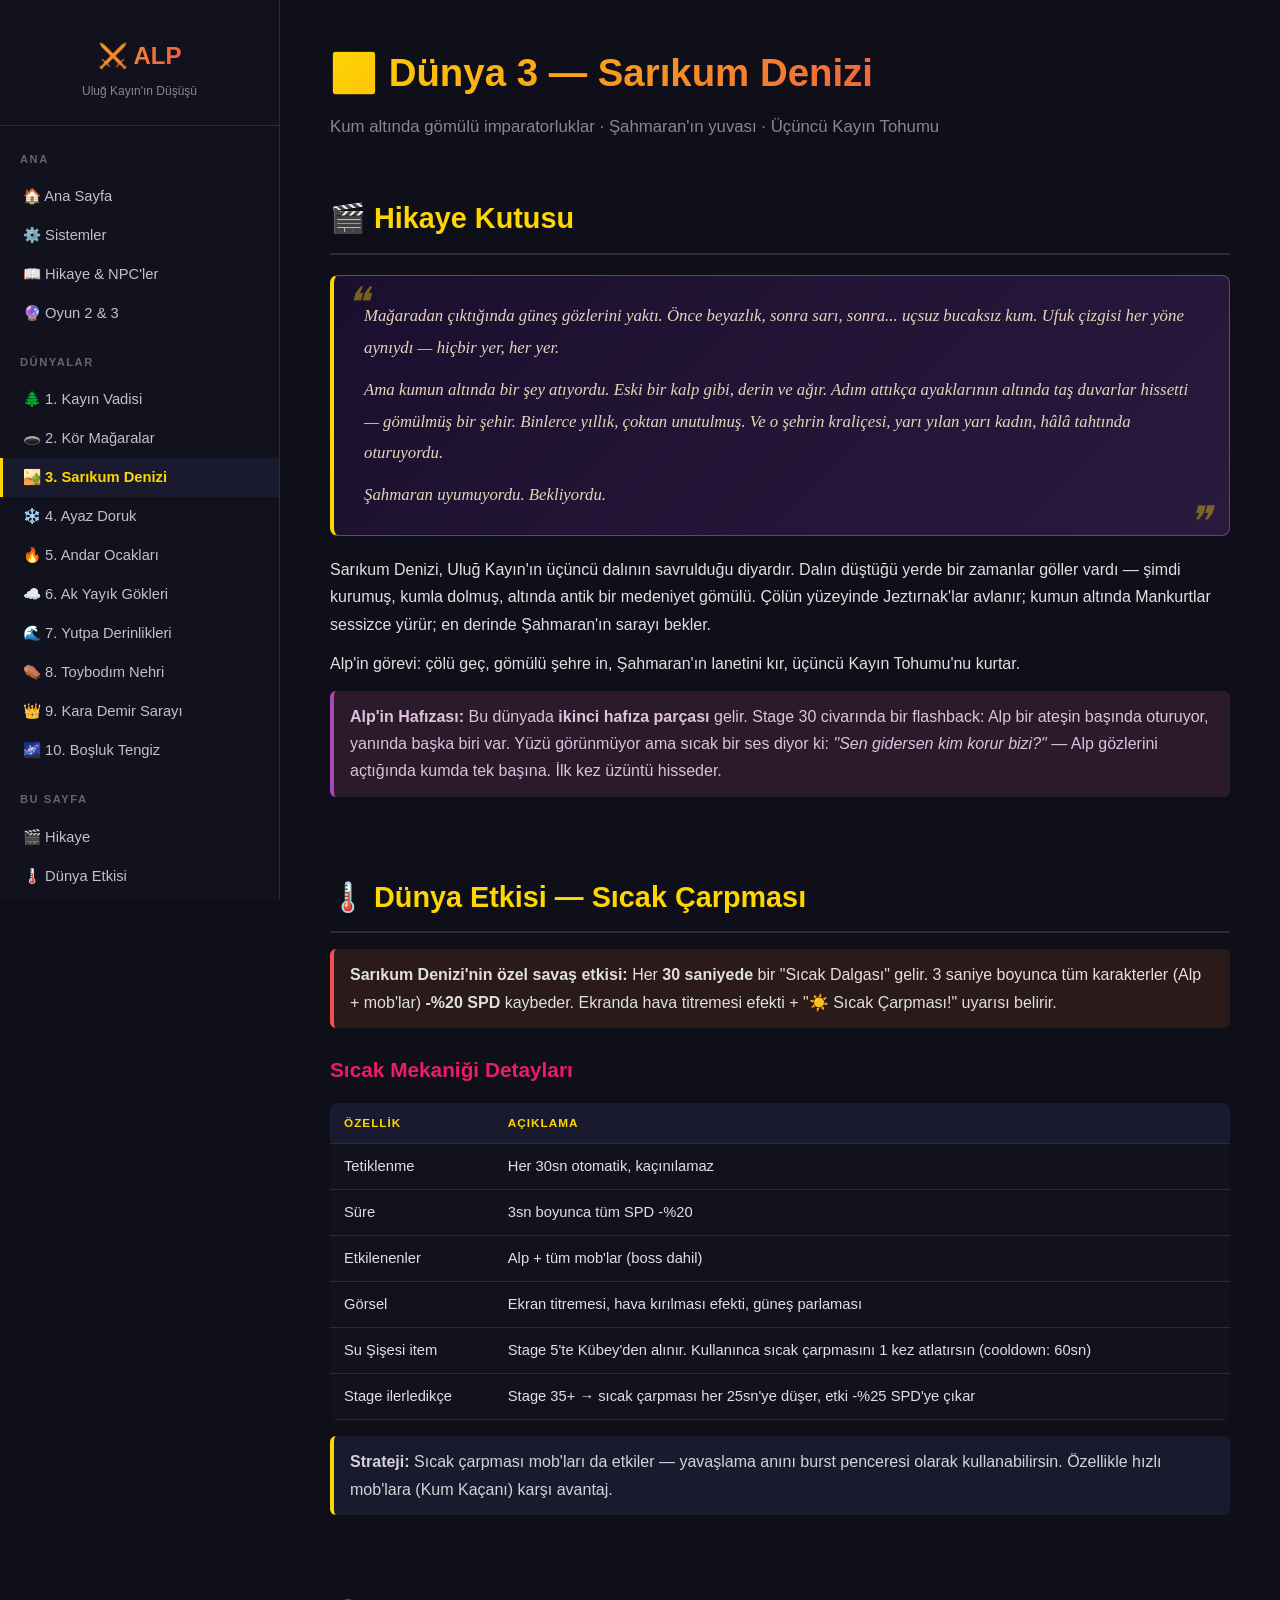
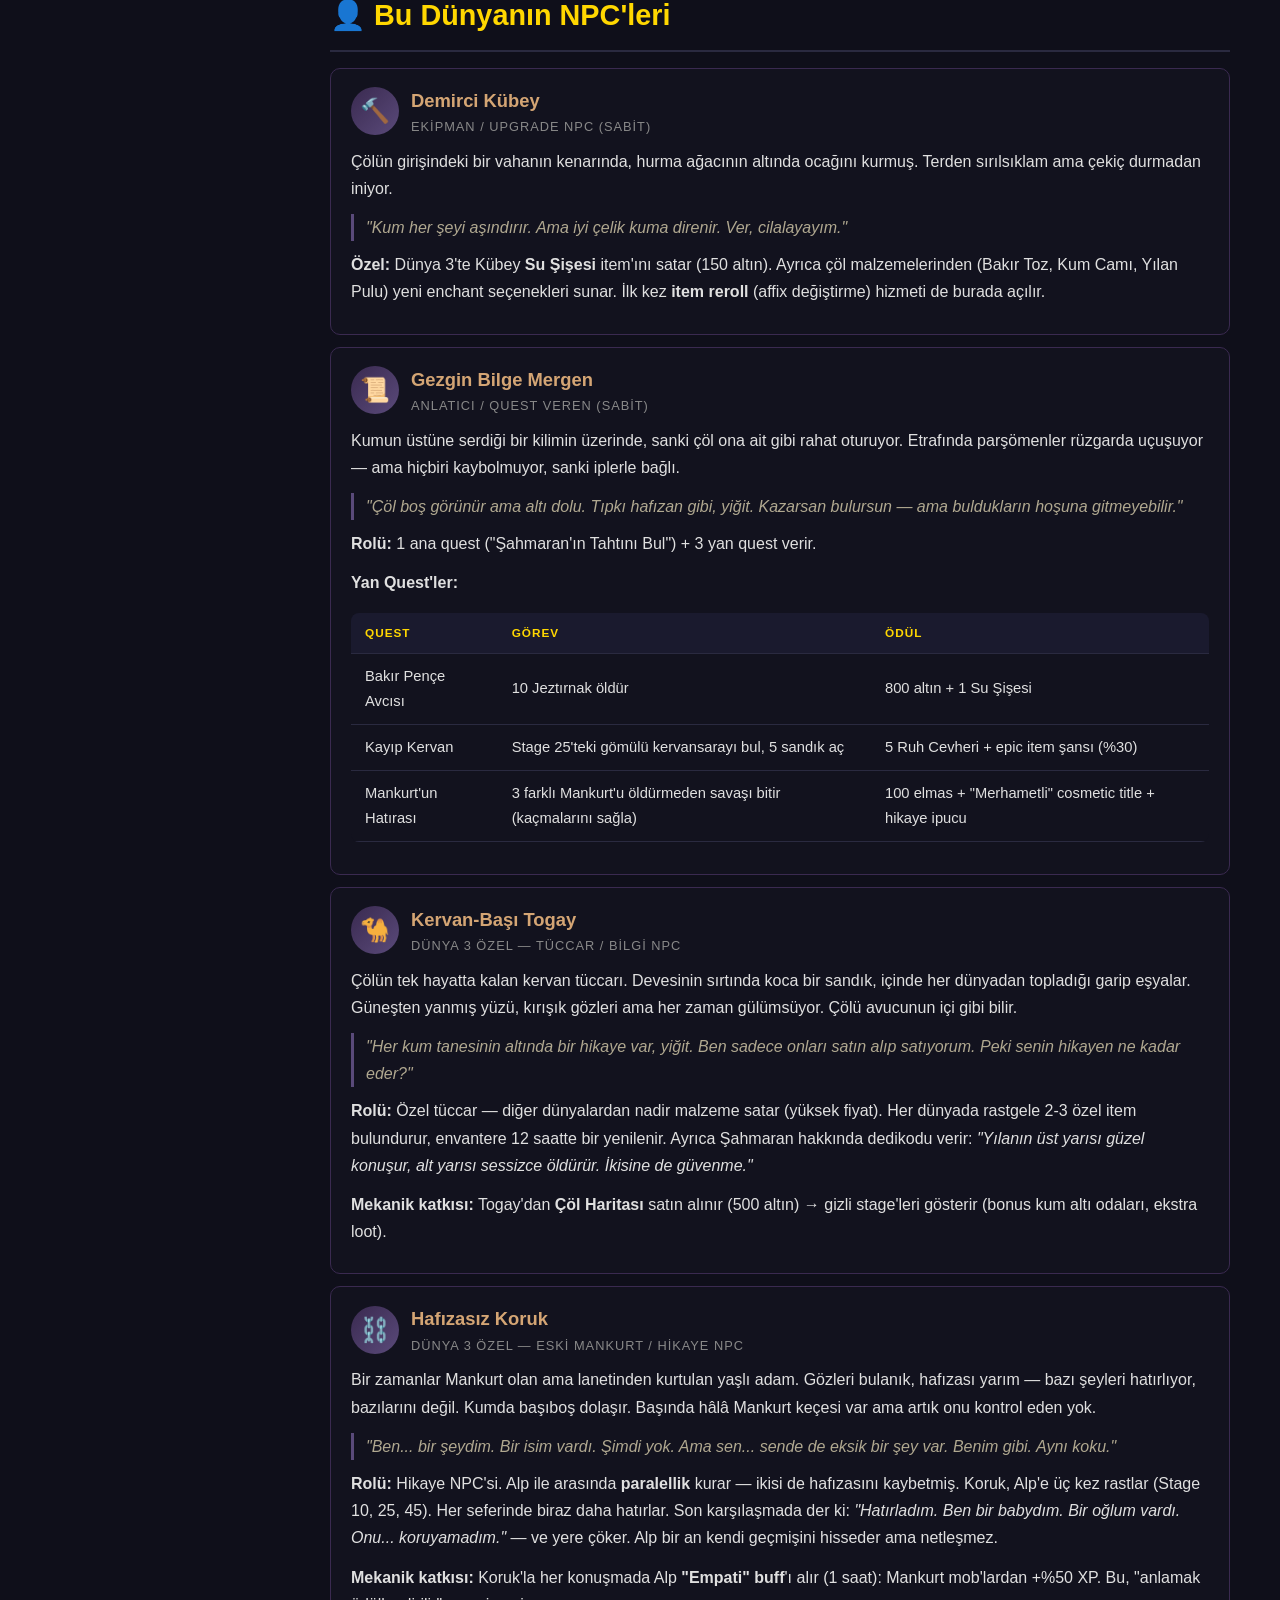
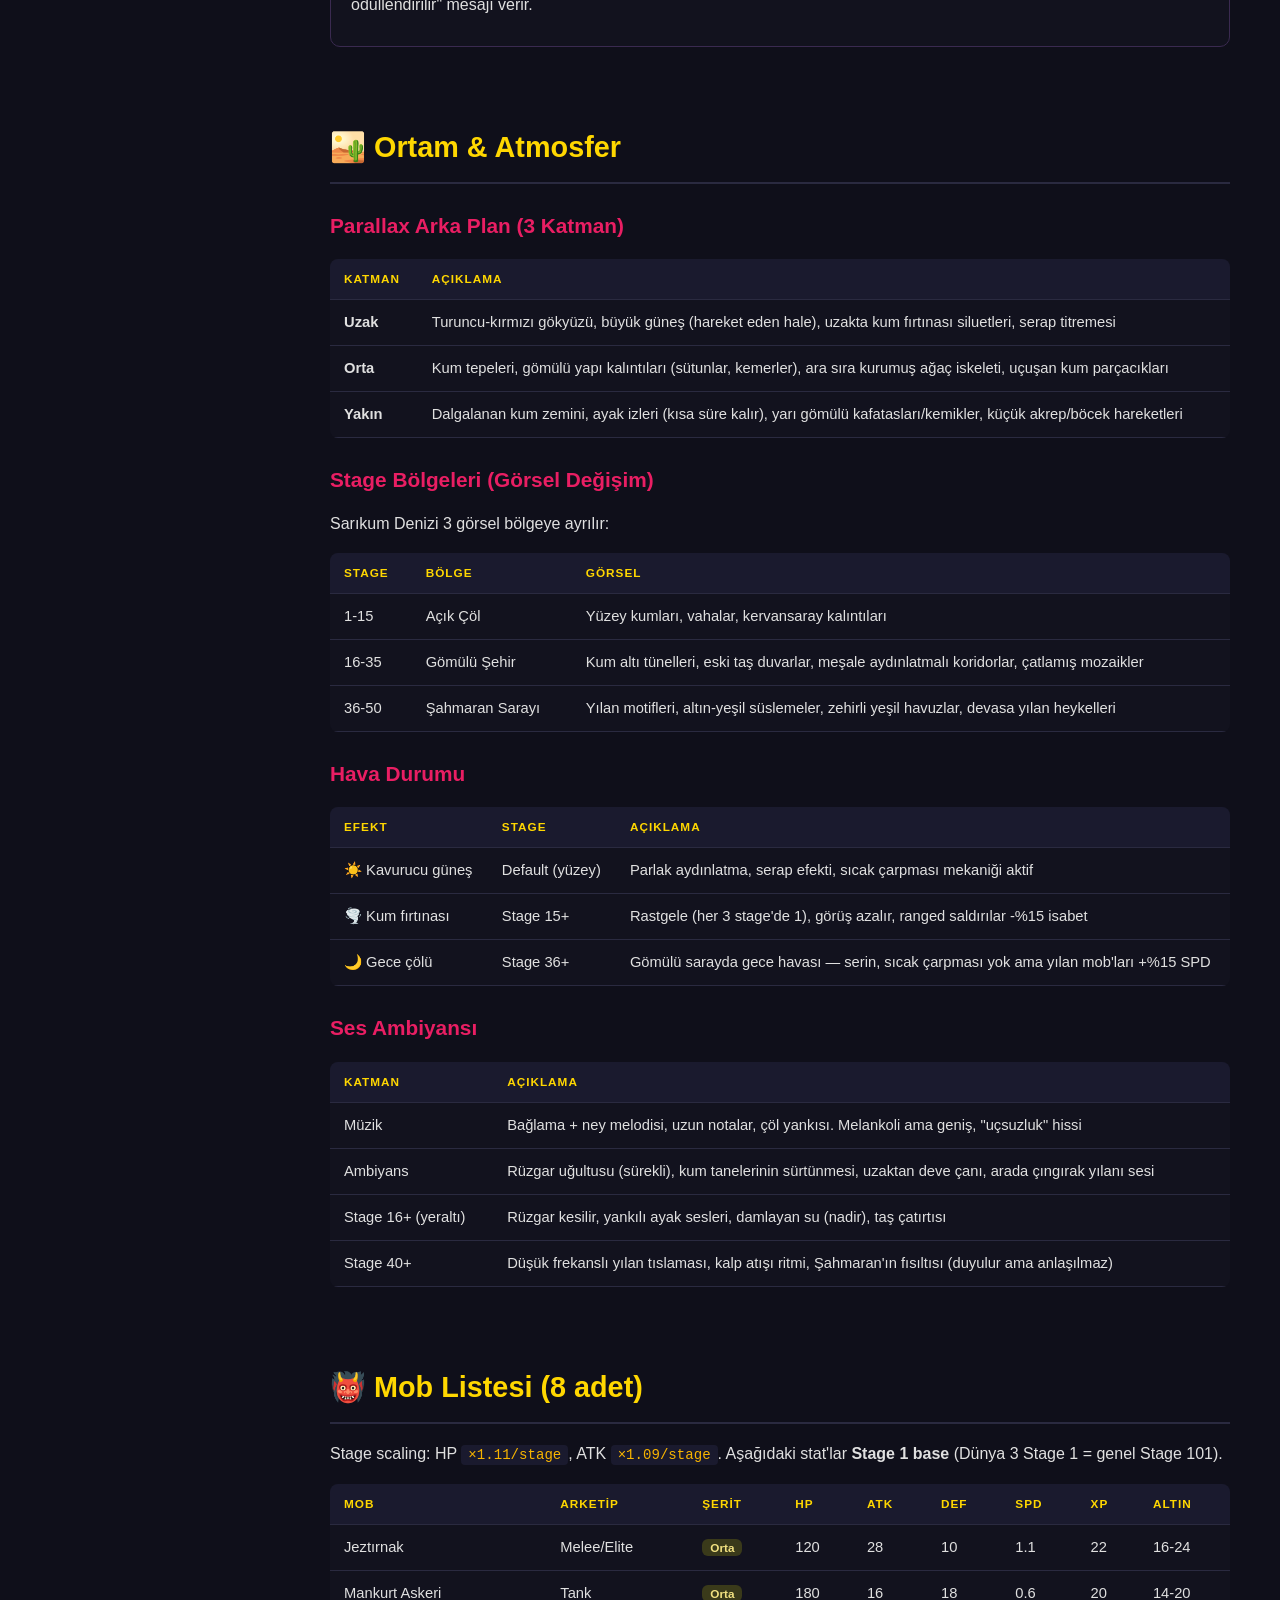
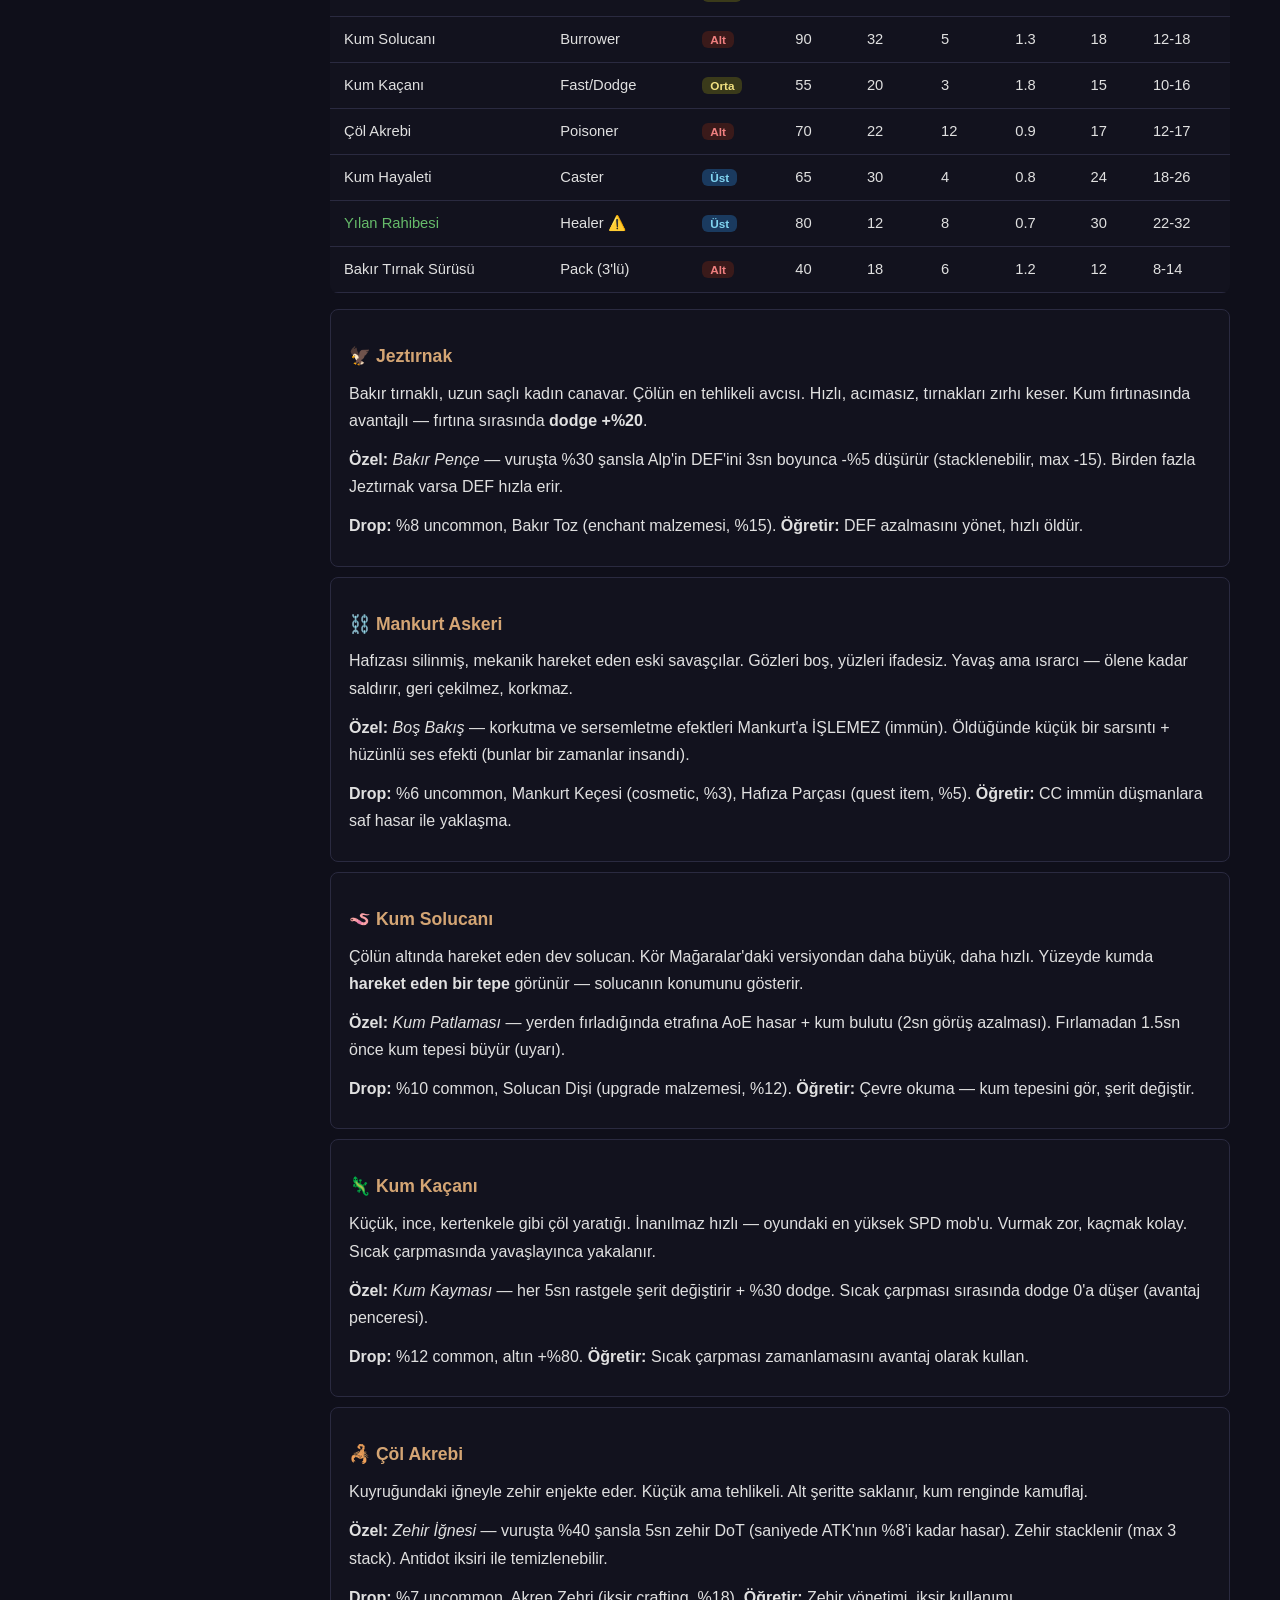
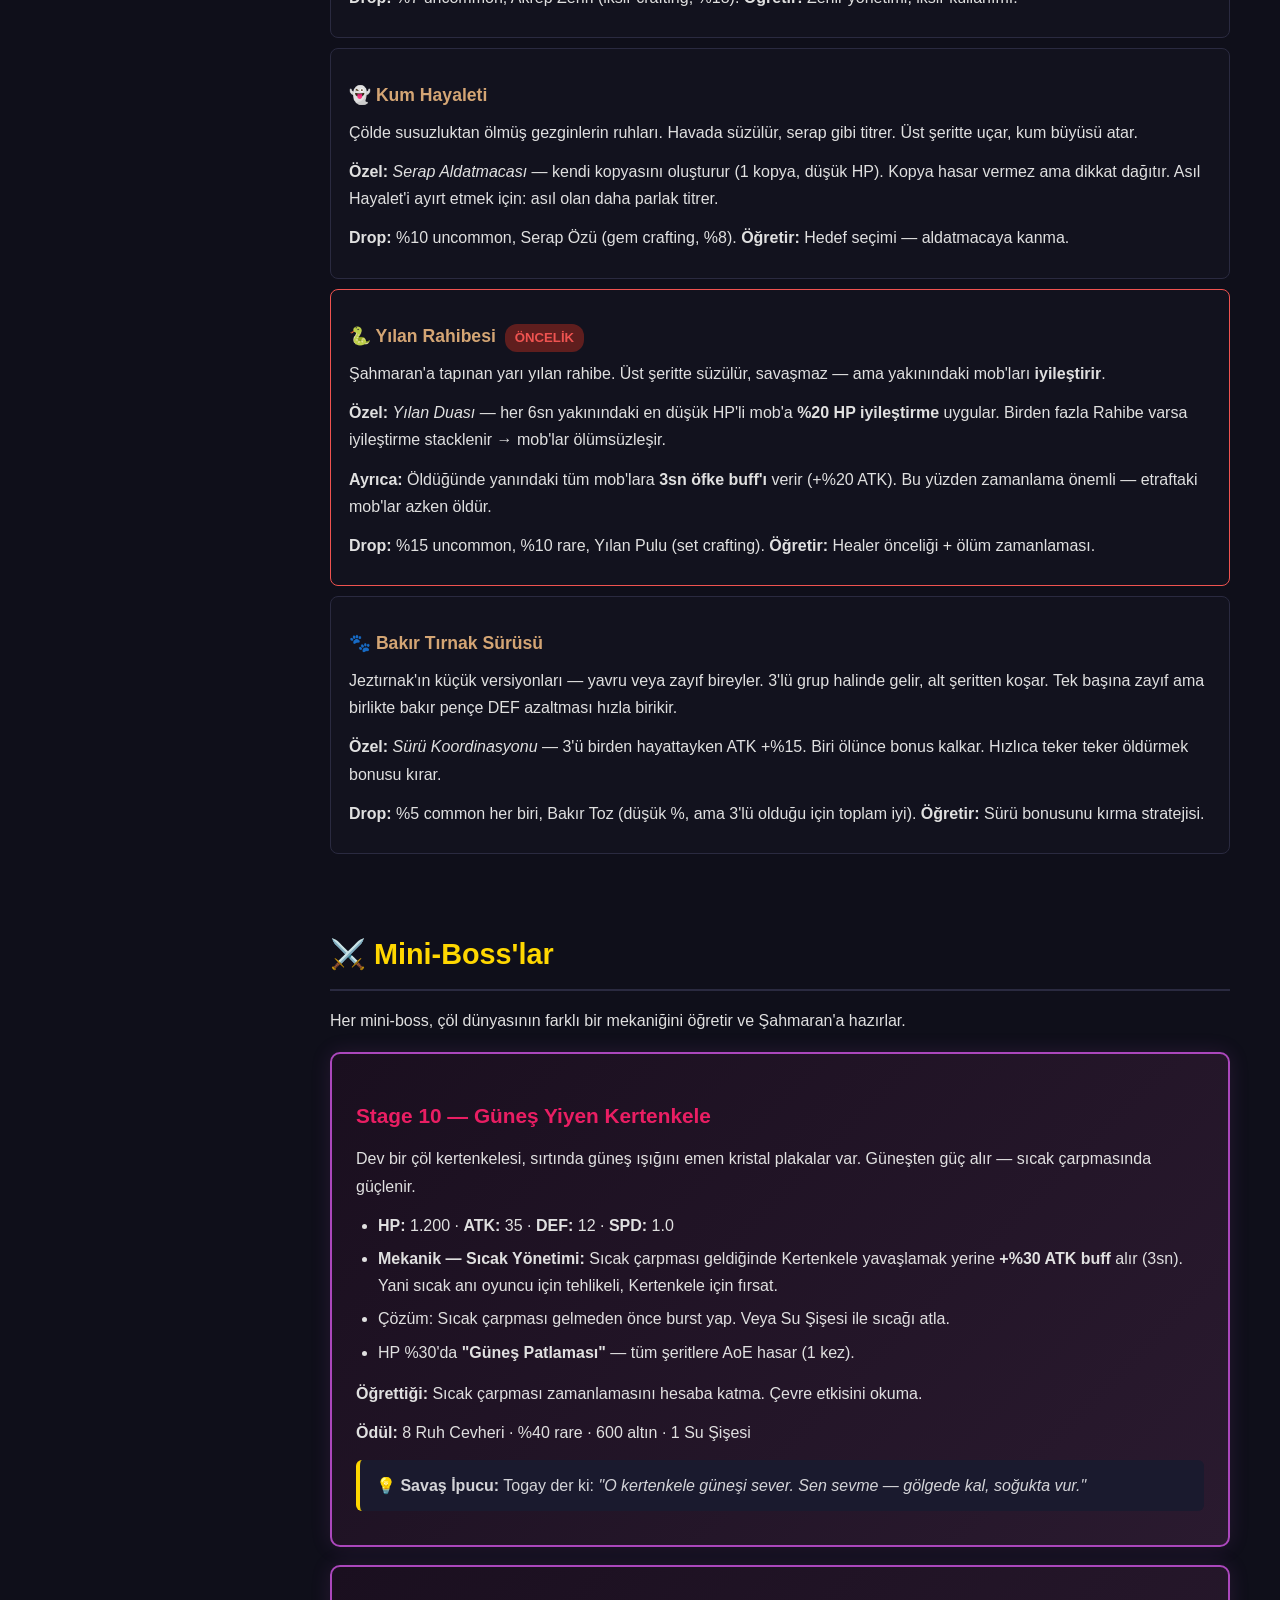
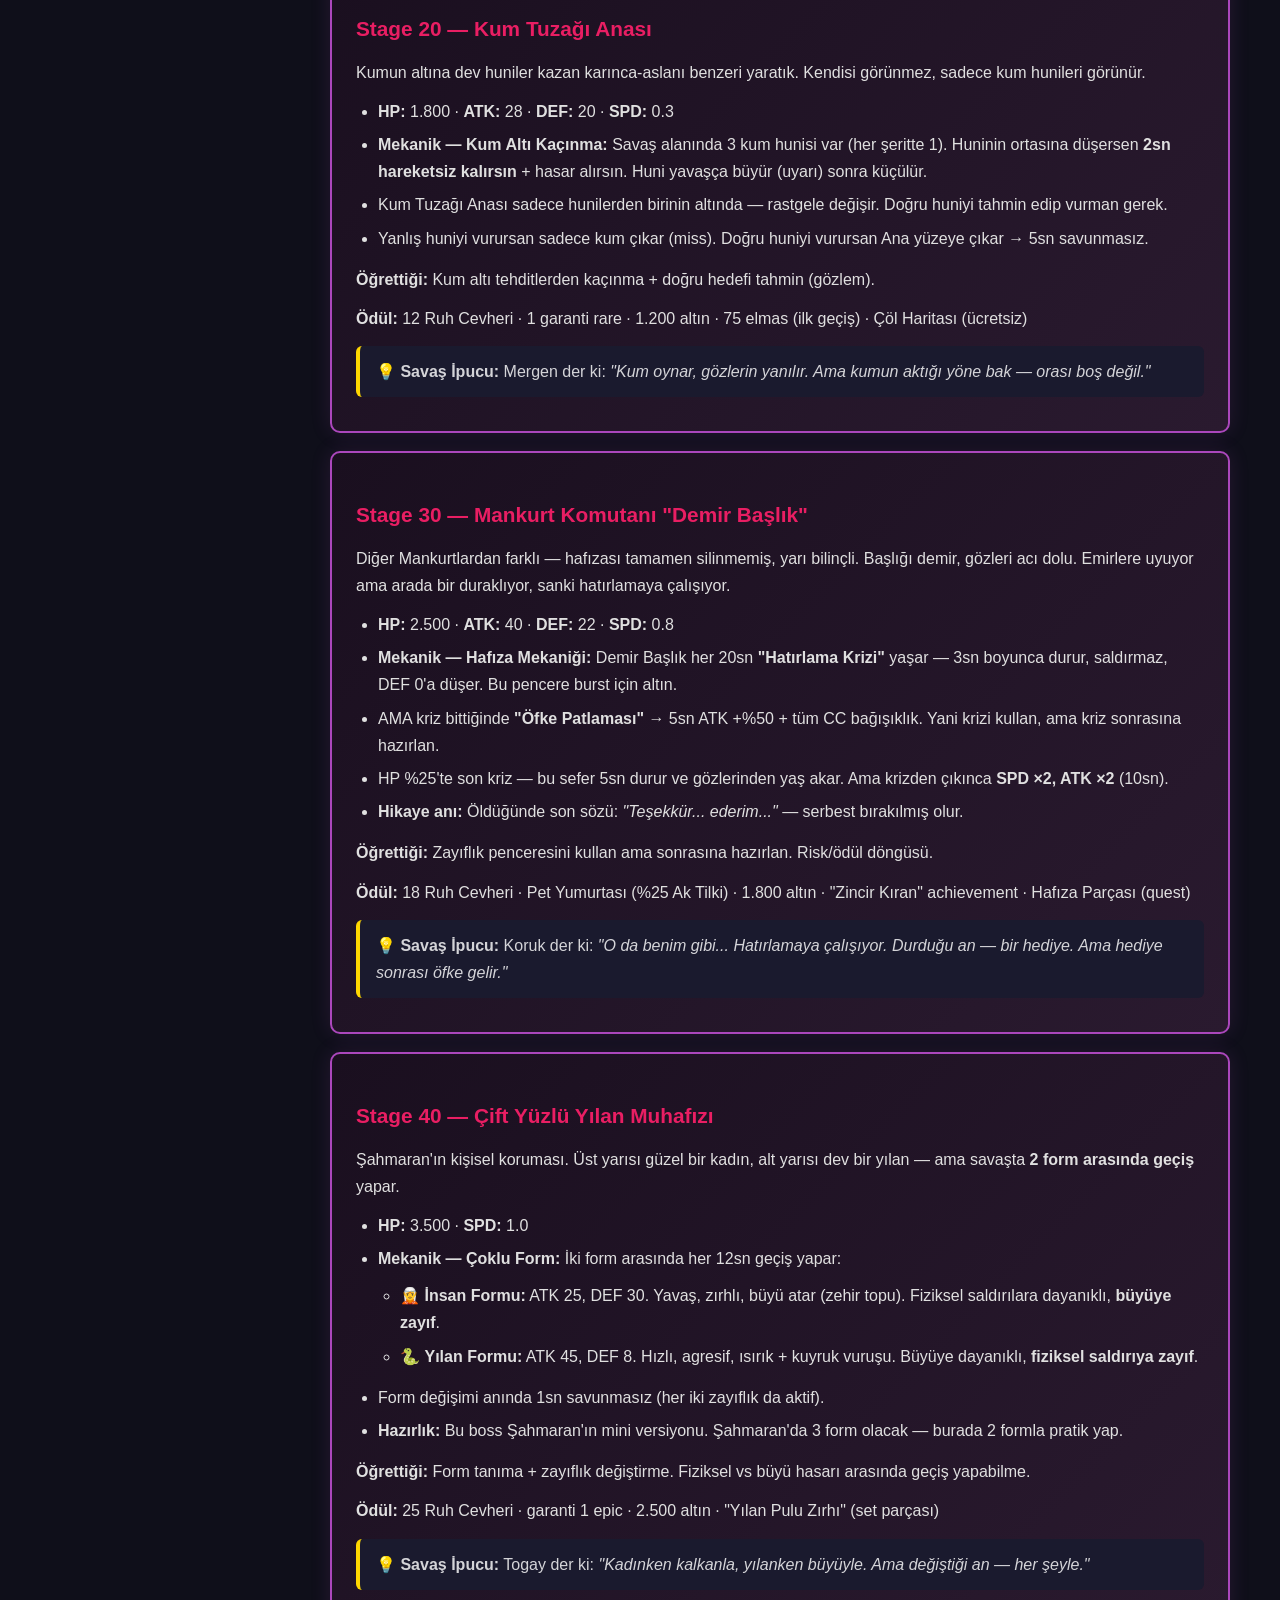
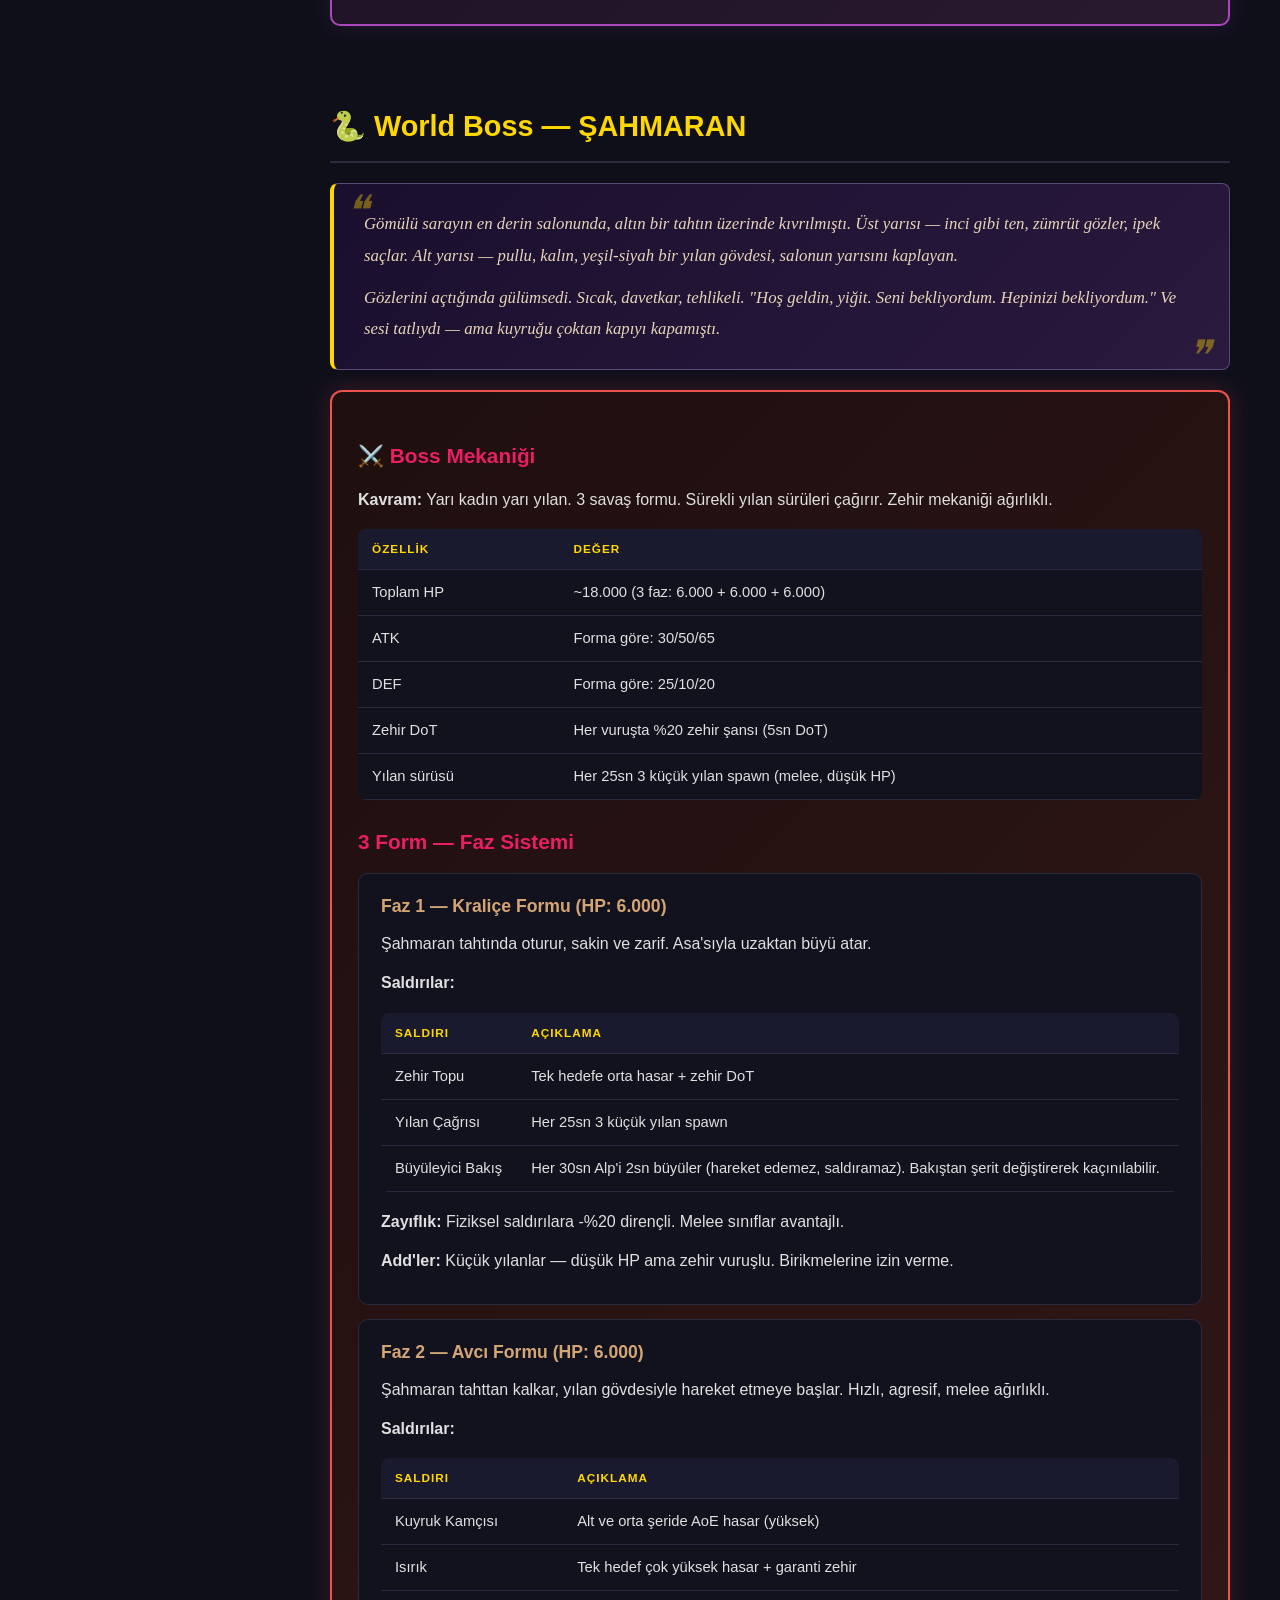
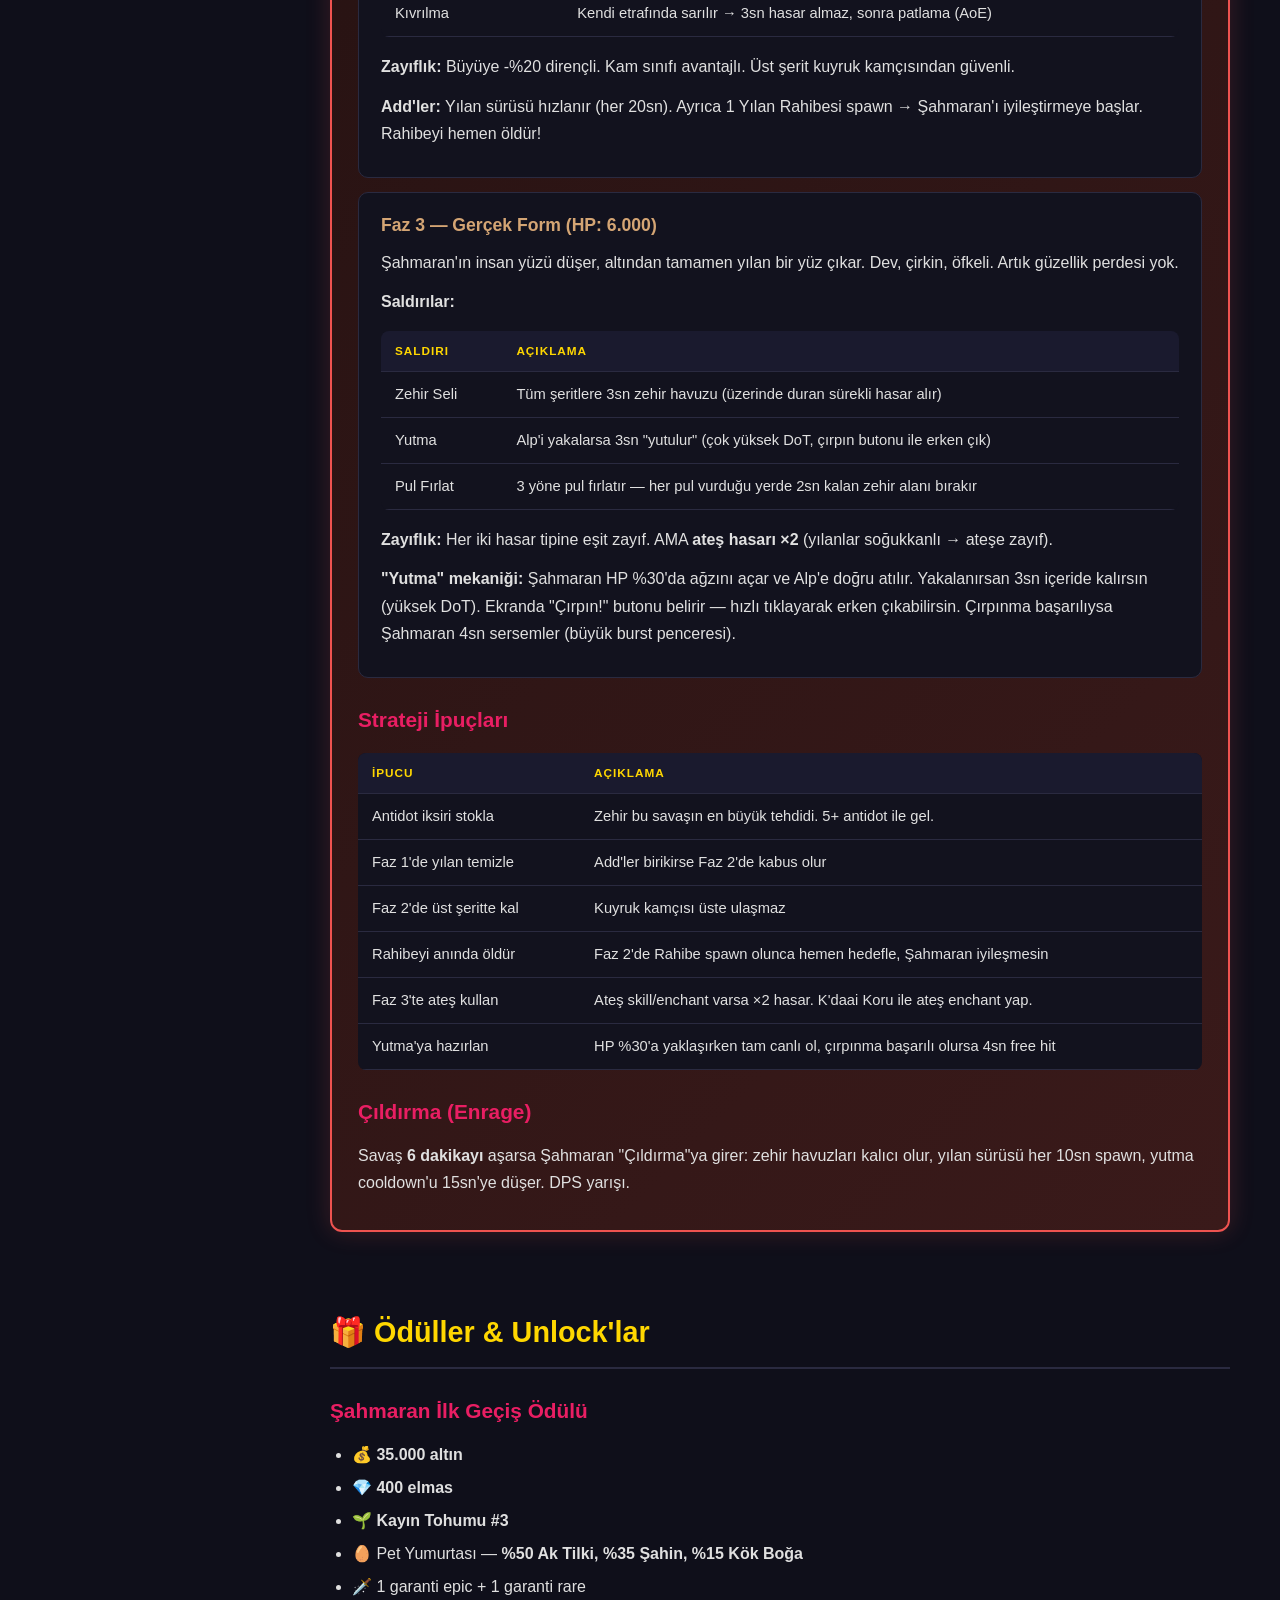
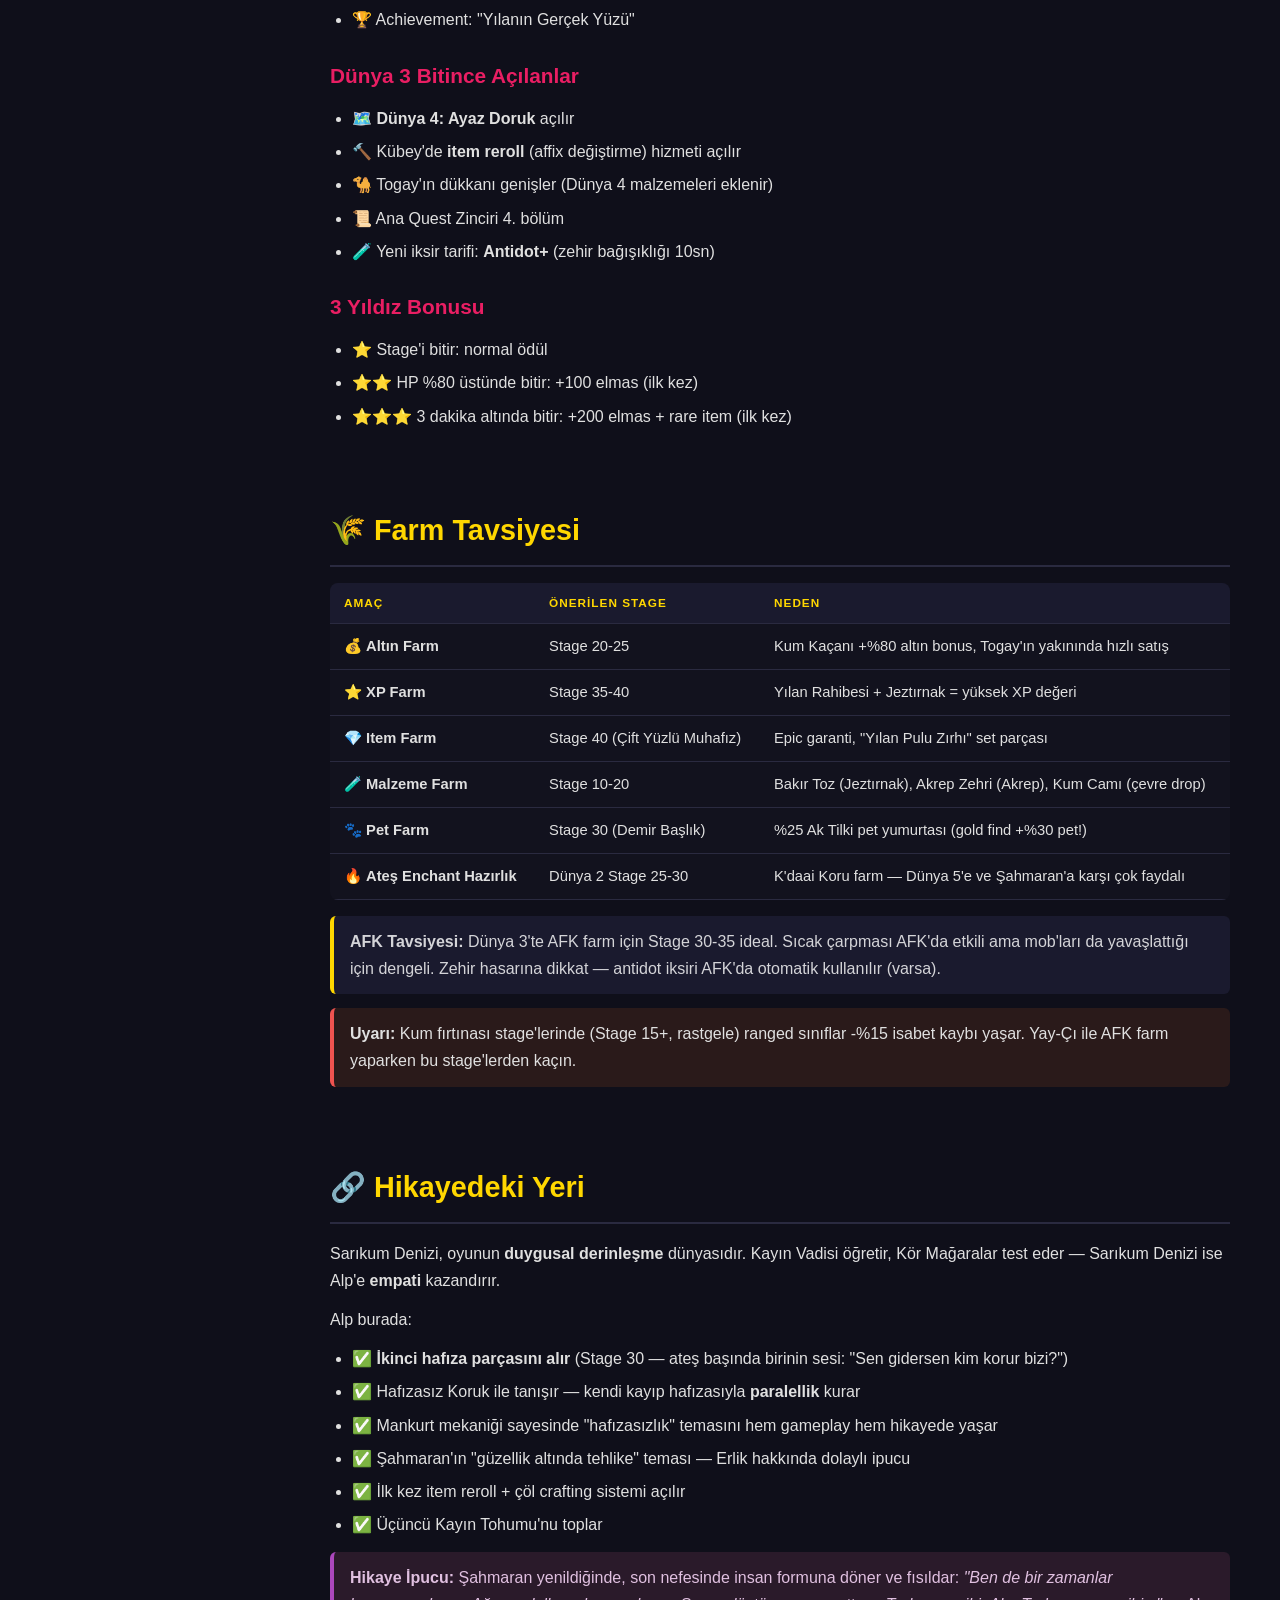
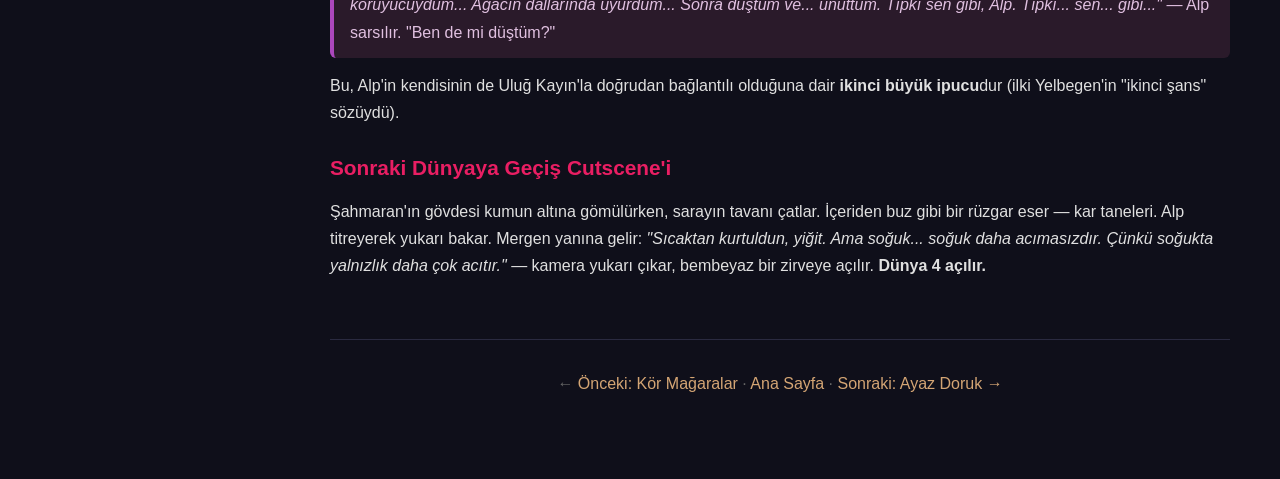
<file: taslaklar/world-3-sarikum-denizi.html>
<!DOCTYPE html>
<html lang="tr">
<head>
<meta charset="UTF-8">
<meta name="viewport" content="width=device-width, initial-scale=1.0">
<title>Dünya 3: Sarıkum Denizi | ALP Wiki</title>
<link rel="stylesheet" href="shared.css">
</head>
<body>
<div class="layout">
<aside class="sidebar">
<div class="sidebar-logo"><h1>⚔️ ALP</h1><div class="version">Uluğ Kayın'ın Düşüşü</div></div>
<nav>
<div class="nav-section">ANA</div>
<a href="index.html">🏠 Ana Sayfa</a>
<a href="systems.html">⚙️ Sistemler</a>
<a href="story.html">📖 Hikaye & NPC'ler</a>
<a href="sequels.html">🔮 Oyun 2 & 3</a>

<div class="nav-section">DÜNYALAR</div>
<a href="world-1-kayin-vadisi.html">🌲 1. Kayın Vadisi</a>
<a href="world-2-kor-magaralar.html">🕳️ 2. Kör Mağaralar</a>
<a href="world-3-sarikum-denizi.html" class="active">🏜️ 3. Sarıkum Denizi</a>
<a href="world-4-ayaz-doruk.html">❄️ 4. Ayaz Doruk</a>
<a href="world-5-andar-ocaklari.html">🔥 5. Andar Ocakları</a>
<a href="world-6-ak-yayik-gokleri.html">☁️ 6. Ak Yayık Gökleri</a>
<a href="world-7-yutpa-derinlikleri.html">🌊 7. Yutpa Derinlikleri</a>
<a href="world-8-toybodim-nehri.html">⚰️ 8. Toybodım Nehri</a>
<a href="world-9-kara-demir-sarayi.html">👑 9. Kara Demir Sarayı</a>
<a href="world-10-bosluk-tengiz.html">🌌 10. Boşluk Tengiz</a>

<div class="nav-section">BU SAYFA</div>
<a href="#story">🎬 Hikaye</a>
<a href="#world-effect">🌡️ Dünya Etkisi</a>
<a href="#npcs">👤 NPC'ler</a>
<a href="#env">🏜️ Ortam</a>
<a href="#mobs">👹 Mob Listesi</a>
<a href="#mini-bosses">⚔️ Mini-Boss'lar</a>
<a href="#world-boss">🐍 Şahmaran</a>
<a href="#rewards">🎁 Ödüller</a>
<a href="#farm">🌾 Farm Tavsiyesi</a>
<a href="#lore-role">🔗 Hikayedeki Yeri</a>
</nav>
</aside>

<main class="main">
<h1 class="title">🏜️ Dünya 3 — Sarıkum Denizi</h1>
<p class="subtitle">Kum altında gömülü imparatorluklar · Şahmaran'ın yuvası · Üçüncü Kayın Tohumu</p>

<!-- ============================================================ -->
<!-- HİKAYE -->
<!-- ============================================================ -->
<section id="story">
<h2>🎬 Hikaye Kutusu</h2>
<div class="destan">
<p>Mağaradan çıktığında güneş gözlerini yaktı. Önce beyazlık, sonra sarı, sonra... uçsuz bucaksız kum. Ufuk çizgisi her yöne aynıydı — hiçbir yer, her yer.</p>
<p>Ama kumun altında bir şey atıyordu. Eski bir kalp gibi, derin ve ağır. Adım attıkça ayaklarının altında taş duvarlar hissetti — gömülmüş bir şehir. Binlerce yıllık, çoktan unutulmuş. Ve o şehrin kraliçesi, yarı yılan yarı kadın, hâlâ tahtında oturuyordu.</p>
<p>Şahmaran uyumuyordu. Bekliyordu.</p>
</div>
<p>Sarıkum Denizi, Uluğ Kayın'ın üçüncü dalının savrulduğu diyardır. Dalın düştüğü yerde bir zamanlar göller vardı — şimdi kurumuş, kumla dolmuş, altında antik bir medeniyet gömülü. Çölün yüzeyinde Jeztırnak'lar avlanır; kumun altında Mankurtlar sessizce yürür; en derinde Şahmaran'ın sarayı bekler.</p>
<p>Alp'in görevi: çölü geç, gömülü şehre in, Şahmaran'ın lanetini kır, üçüncü Kayın Tohumu'nu kurtar.</p>
<div class="lore"><b>Alp'in Hafızası:</b> Bu dünyada <b>ikinci hafıza parçası</b> gelir. Stage 30 civarında bir flashback: Alp bir ateşin başında oturuyor, yanında başka biri var. Yüzü görünmüyor ama sıcak bir ses diyor ki: <i>"Sen gidersen kim korur bizi?"</i> — Alp gözlerini açtığında kumda tek başına. İlk kez üzüntü hisseder.</div>
</section>

<!-- ============================================================ -->
<!-- DÜNYA ETKİSİ -->
<!-- ============================================================ -->
<section id="world-effect">
<h2>🌡️ Dünya Etkisi — Sıcak Çarpması</h2>
<div class="warn">
<b>Sarıkum Denizi'nin özel savaş etkisi:</b> Her <b>30 saniyede</b> bir "Sıcak Dalgası" gelir. 3 saniye boyunca tüm karakterler (Alp + mob'lar) <b>-%20 SPD</b> kaybeder. Ekranda hava titremesi efekti + "☀️ Sıcak Çarpması!" uyarısı belirir.
</div>
<h3>Sıcak Mekaniği Detayları</h3>
<table>
<tr><th>Özellik</th><th>Açıklama</th></tr>
<tr><td>Tetiklenme</td><td>Her 30sn otomatik, kaçınılamaz</td></tr>
<tr><td>Süre</td><td>3sn boyunca tüm SPD -%20</td></tr>
<tr><td>Etkilenenler</td><td>Alp + tüm mob'lar (boss dahil)</td></tr>
<tr><td>Görsel</td><td>Ekran titremesi, hava kırılması efekti, güneş parlaması</td></tr>
<tr><td>Su Şişesi item</td><td>Stage 5'te Kübey'den alınır. Kullanınca sıcak çarpmasını 1 kez atlatırsın (cooldown: 60sn)</td></tr>
<tr><td>Stage ilerledikçe</td><td>Stage 35+ → sıcak çarpması her 25sn'ye düşer, etki -%25 SPD'ye çıkar</td></tr>
</table>
<div class="note"><b>Strateji:</b> Sıcak çarpması mob'ları da etkiler — yavaşlama anını burst penceresi olarak kullanabilirsin. Özellikle hızlı mob'lara (Kum Kaçanı) karşı avantaj.</div>
</section>

<!-- ============================================================ -->
<!-- NPC'LER -->
<!-- ============================================================ -->
<section id="npcs">
<h2>👤 Bu Dünyanın NPC'leri</h2>

<div class="npc">
<div class="npc-header">
<div class="npc-avatar">🔨</div>
<div><div class="npc-name">Demirci Kübey</div><div class="npc-role">Ekipman / Upgrade NPC (Sabit)</div></div>
</div>
<p>Çölün girişindeki bir vahanın kenarında, hurma ağacının altında ocağını kurmuş. Terden sırılsıklam ama çekiç durmadan iniyor.</p>
<div class="npc-quote">"Kum her şeyi aşındırır. Ama iyi çelik kuma direnir. Ver, cilalayayım."</div>
<p><b>Özel:</b> Dünya 3'te Kübey <b>Su Şişesi</b> item'ını satar (150 altın). Ayrıca çöl malzemelerinden (Bakır Toz, Kum Camı, Yılan Pulu) yeni enchant seçenekleri sunar. İlk kez <b>item reroll</b> (affix değiştirme) hizmeti de burada açılır.</p>
</div>

<div class="npc">
<div class="npc-header">
<div class="npc-avatar">📜</div>
<div><div class="npc-name">Gezgin Bilge Mergen</div><div class="npc-role">Anlatıcı / Quest Veren (Sabit)</div></div>
</div>
<p>Kumun üstüne serdiği bir kilimin üzerinde, sanki çöl ona ait gibi rahat oturuyor. Etrafında parşömenler rüzgarda uçuşuyor — ama hiçbiri kaybolmuyor, sanki iplerle bağlı.</p>
<div class="npc-quote">"Çöl boş görünür ama altı dolu. Tıpkı hafızan gibi, yiğit. Kazarsan bulursun — ama buldukların hoşuna gitmeyebilir."</div>
<p><b>Rolü:</b> 1 ana quest ("Şahmaran'ın Tahtını Bul") + 3 yan quest verir.</p>
<p><b>Yan Quest'ler:</b></p>
<table>
<tr><th>Quest</th><th>Görev</th><th>Ödül</th></tr>
<tr><td>Bakır Pençe Avcısı</td><td>10 Jeztırnak öldür</td><td>800 altın + 1 Su Şişesi</td></tr>
<tr><td>Kayıp Kervan</td><td>Stage 25'teki gömülü kervansarayı bul, 5 sandık aç</td><td>5 Ruh Cevheri + epic item şansı (%30)</td></tr>
<tr><td>Mankurt'un Hatırası</td><td>3 farklı Mankurt'u öldürmeden savaşı bitir (kaçmalarını sağla)</td><td>100 elmas + "Merhametli" cosmetic title + hikaye ipucu</td></tr>
</table>
</div>

<div class="npc">
<div class="npc-header">
<div class="npc-avatar">🐪</div>
<div><div class="npc-name">Kervan-Başı Togay</div><div class="npc-role">Dünya 3 Özel — Tüccar / Bilgi NPC</div></div>
</div>
<p>Çölün tek hayatta kalan kervan tüccarı. Devesinin sırtında koca bir sandık, içinde her dünyadan topladığı garip eşyalar. Güneşten yanmış yüzü, kırışık gözleri ama her zaman gülümsüyor. Çölü avucunun içi gibi bilir.</p>
<div class="npc-quote">"Her kum tanesinin altında bir hikaye var, yiğit. Ben sadece onları satın alıp satıyorum. Peki senin hikayen ne kadar eder?"</div>
<p><b>Rolü:</b> Özel tüccar — diğer dünyalardan nadir malzeme satar (yüksek fiyat). Her dünyada rastgele 2-3 özel item bulundurur, envantere 12 saatte bir yenilenir. Ayrıca Şahmaran hakkında dedikodu verir: <i>"Yılanın üst yarısı güzel konuşur, alt yarısı sessizce öldürür. İkisine de güvenme."</i></p>
<p><b>Mekanik katkısı:</b> Togay'dan <b>Çöl Haritası</b> satın alınır (500 altın) → gizli stage'leri gösterir (bonus kum altı odaları, ekstra loot).</p>
</div>

<div class="npc">
<div class="npc-header">
<div class="npc-avatar">⛓️</div>
<div><div class="npc-name">Hafızasız Koruk</div><div class="npc-role">Dünya 3 Özel — Eski Mankurt / Hikaye NPC</div></div>
</div>
<p>Bir zamanlar Mankurt olan ama lanetinden kurtulan yaşlı adam. Gözleri bulanık, hafızası yarım — bazı şeyleri hatırlıyor, bazılarını değil. Kumda başıboş dolaşır. Başında hâlâ Mankurt keçesi var ama artık onu kontrol eden yok.</p>
<div class="npc-quote">"Ben... bir şeydim. Bir isim vardı. Şimdi yok. Ama sen... sende de eksik bir şey var. Benim gibi. Aynı koku."</div>
<p><b>Rolü:</b> Hikaye NPC'si. Alp ile arasında <b>paralellik</b> kurar — ikisi de hafızasını kaybetmiş. Koruk, Alp'e üç kez rastlar (Stage 10, 25, 45). Her seferinde biraz daha hatırlar. Son karşılaşmada der ki: <i>"Hatırladım. Ben bir babydım. Bir oğlum vardı. Onu... koruyamadım."</i> — ve yere çöker. Alp bir an kendi geçmişini hisseder ama netleşmez.</p>
<p><b>Mekanik katkısı:</b> Koruk'la her konuşmada Alp <b>"Empati" buff</b>'ı alır (1 saat): Mankurt mob'lardan +%50 XP. Bu, "anlamak ödüllendirilir" mesajı verir.</p>
</div>
</section>

<!-- ============================================================ -->
<!-- ORTAM -->
<!-- ============================================================ -->
<section id="env">
<h2>🏜️ Ortam & Atmosfer</h2>

<h3>Parallax Arka Plan (3 Katman)</h3>
<table>
<tr><th>Katman</th><th>Açıklama</th></tr>
<tr><td><b>Uzak</b></td><td>Turuncu-kırmızı gökyüzü, büyük güneş (hareket eden hale), uzakta kum fırtınası siluetleri, serap titremesi</td></tr>
<tr><td><b>Orta</b></td><td>Kum tepeleri, gömülü yapı kalıntıları (sütunlar, kemerler), ara sıra kurumuş ağaç iskeleti, uçuşan kum parçacıkları</td></tr>
<tr><td><b>Yakın</b></td><td>Dalgalanan kum zemini, ayak izleri (kısa süre kalır), yarı gömülü kafatasları/kemikler, küçük akrep/böcek hareketleri</td></tr>
</table>

<h3>Stage Bölgeleri (Görsel Değişim)</h3>
<p>Sarıkum Denizi 3 görsel bölgeye ayrılır:</p>
<table>
<tr><th>Stage</th><th>Bölge</th><th>Görsel</th></tr>
<tr><td>1-15</td><td>Açık Çöl</td><td>Yüzey kumları, vahalar, kervansaray kalıntıları</td></tr>
<tr><td>16-35</td><td>Gömülü Şehir</td><td>Kum altı tünelleri, eski taş duvarlar, meşale aydınlatmalı koridorlar, çatlamış mozaikler</td></tr>
<tr><td>36-50</td><td>Şahmaran Sarayı</td><td>Yılan motifleri, altın-yeşil süslemeler, zehirli yeşil havuzlar, devasa yılan heykelleri</td></tr>
</table>

<h3>Hava Durumu</h3>
<table>
<tr><th>Efekt</th><th>Stage</th><th>Açıklama</th></tr>
<tr><td>☀️ Kavurucu güneş</td><td>Default (yüzey)</td><td>Parlak aydınlatma, serap efekti, sıcak çarpması mekaniği aktif</td></tr>
<tr><td>🌪️ Kum fırtınası</td><td>Stage 15+</td><td>Rastgele (her 3 stage'de 1), görüş azalır, ranged saldırılar -%15 isabet</td></tr>
<tr><td>🌙 Gece çölü</td><td>Stage 36+</td><td>Gömülü sarayda gece havası — serin, sıcak çarpması yok ama yılan mob'ları +%15 SPD</td></tr>
</table>

<h3>Ses Ambiyansı</h3>
<table>
<tr><th>Katman</th><th>Açıklama</th></tr>
<tr><td>Müzik</td><td>Bağlama + ney melodisi, uzun notalar, çöl yankısı. Melankoli ama geniş, "uçsuzluk" hissi</td></tr>
<tr><td>Ambiyans</td><td>Rüzgar uğultusu (sürekli), kum tanelerinin sürtünmesi, uzaktan deve çanı, arada çıngırak yılanı sesi</td></tr>
<tr><td>Stage 16+ (yeraltı)</td><td>Rüzgar kesilir, yankılı ayak sesleri, damlayan su (nadir), taş çatırtısı</td></tr>
<tr><td>Stage 40+</td><td>Düşük frekanslı yılan tıslaması, kalp atışı ritmi, Şahmaran'ın fısıltısı (duyulur ama anlaşılmaz)</td></tr>
</table>
</section>

<!-- ============================================================ -->
<!-- MOB LİSTESİ -->
<!-- ============================================================ -->
<section id="mobs">
<h2>👹 Mob Listesi (8 adet)</h2>
<p>Stage scaling: HP <code>×1.11/stage</code>, ATK <code>×1.09/stage</code>. Aşağıdaki stat'lar <b>Stage 1 base</b> (Dünya 3 Stage 1 = genel Stage 101).</p>

<table>
<tr><th>Mob</th><th>Arketip</th><th>Şerit</th><th>HP</th><th>ATK</th><th>DEF</th><th>SPD</th><th>XP</th><th>Altın</th></tr>
<tr><td>Jeztırnak</td><td>Melee/Elite</td><td><span class="lane-orta">Orta</span></td><td>120</td><td>28</td><td>10</td><td>1.1</td><td>22</td><td>16-24</td></tr>
<tr><td>Mankurt Askeri</td><td>Tank</td><td><span class="lane-orta">Orta</span></td><td>180</td><td>16</td><td>18</td><td>0.6</td><td>20</td><td>14-20</td></tr>
<tr><td>Kum Solucanı</td><td>Burrower</td><td><span class="lane-alt">Alt</span></td><td>90</td><td>32</td><td>5</td><td>1.3</td><td>18</td><td>12-18</td></tr>
<tr><td>Kum Kaçanı</td><td>Fast/Dodge</td><td><span class="lane-orta">Orta</span></td><td>55</td><td>20</td><td>3</td><td>1.8</td><td>15</td><td>10-16</td></tr>
<tr><td>Çöl Akrebi</td><td>Poisoner</td><td><span class="lane-alt">Alt</span></td><td>70</td><td>22</td><td>12</td><td>0.9</td><td>17</td><td>12-17</td></tr>
<tr><td>Kum Hayaleti</td><td>Caster</td><td><span class="lane-ust">Üst</span></td><td>65</td><td>30</td><td>4</td><td>0.8</td><td>24</td><td>18-26</td></tr>
<tr><td class="r-uncommon">Yılan Rahibesi</td><td>Healer ⚠️</td><td><span class="lane-ust">Üst</span></td><td>80</td><td>12</td><td>8</td><td>0.7</td><td>30</td><td>22-32</td></tr>
<tr><td>Bakır Tırnak Sürüsü</td><td>Pack (3'lü)</td><td><span class="lane-alt">Alt</span></td><td>40</td><td>18</td><td>6</td><td>1.2</td><td>12</td><td>8-14</td></tr>
</table>

<div class="mob-card">
<h4>🦅 Jeztırnak</h4>
<p>Bakır tırnaklı, uzun saçlı kadın canavar. Çölün en tehlikeli avcısı. Hızlı, acımasız, tırnakları zırhı keser. Kum fırtınasında avantajlı — fırtına sırasında <b>dodge +%20</b>.</p>
<p><b>Özel:</b> <i>Bakır Pençe</i> — vuruşta %30 şansla Alp'in DEF'ini 3sn boyunca -%5 düşürür (stacklenebilir, max -15). Birden fazla Jeztırnak varsa DEF hızla erir.</p>
<p><b>Drop:</b> %8 uncommon, Bakır Toz (enchant malzemesi, %15). <b>Öğretir:</b> DEF azalmasını yönet, hızlı öldür.</p>
</div>

<div class="mob-card">
<h4>⛓️ Mankurt Askeri</h4>
<p>Hafızası silinmiş, mekanik hareket eden eski savaşçılar. Gözleri boş, yüzleri ifadesiz. Yavaş ama ısrarcı — ölene kadar saldırır, geri çekilmez, korkmaz.</p>
<p><b>Özel:</b> <i>Boş Bakış</i> — korkutma ve sersemletme efektleri Mankurt'a İŞLEMEZ (immün). Öldüğünde küçük bir sarsıntı + hüzünlü ses efekti (bunlar bir zamanlar insandı).</p>
<p><b>Drop:</b> %6 uncommon, Mankurt Keçesi (cosmetic, %3), Hafıza Parçası (quest item, %5). <b>Öğretir:</b> CC immün düşmanlara saf hasar ile yaklaşma.</p>
</div>

<div class="mob-card">
<h4>🪱 Kum Solucanı</h4>
<p>Çölün altında hareket eden dev solucan. Kör Mağaralar'daki versiyondan daha büyük, daha hızlı. Yüzeyde kumda <b>hareket eden bir tepe</b> görünür — solucanın konumunu gösterir.</p>
<p><b>Özel:</b> <i>Kum Patlaması</i> — yerden fırladığında etrafına AoE hasar + kum bulutu (2sn görüş azalması). Fırlamadan 1.5sn önce kum tepesi büyür (uyarı).</p>
<p><b>Drop:</b> %10 common, Solucan Dişi (upgrade malzemesi, %12). <b>Öğretir:</b> Çevre okuma — kum tepesini gör, şerit değiştir.</p>
</div>

<div class="mob-card">
<h4>🦎 Kum Kaçanı</h4>
<p>Küçük, ince, kertenkele gibi çöl yaratığı. İnanılmaz hızlı — oyundaki en yüksek SPD mob'u. Vurmak zor, kaçmak kolay. Sıcak çarpmasında yavaşlayınca yakalanır.</p>
<p><b>Özel:</b> <i>Kum Kayması</i> — her 5sn rastgele şerit değiştirir + %30 dodge. Sıcak çarpması sırasında dodge 0'a düşer (avantaj penceresi).</p>
<p><b>Drop:</b> %12 common, altın +%80. <b>Öğretir:</b> Sıcak çarpması zamanlamasını avantaj olarak kullan.</p>
</div>

<div class="mob-card">
<h4>🦂 Çöl Akrebi</h4>
<p>Kuyruğundaki iğneyle zehir enjekte eder. Küçük ama tehlikeli. Alt şeritte saklanır, kum renginde kamuflaj.</p>
<p><b>Özel:</b> <i>Zehir İğnesi</i> — vuruşta %40 şansla 5sn zehir DoT (saniyede ATK'nın %8'i kadar hasar). Zehir stacklenir (max 3 stack). Antidot iksiri ile temizlenebilir.</p>
<p><b>Drop:</b> %7 uncommon, Akrep Zehri (iksir crafting, %18). <b>Öğretir:</b> Zehir yönetimi, iksir kullanımı.</p>
</div>

<div class="mob-card">
<h4>👻 Kum Hayaleti</h4>
<p>Çölde susuzluktan ölmüş gezginlerin ruhları. Havada süzülür, serap gibi titrer. Üst şeritte uçar, kum büyüsü atar.</p>
<p><b>Özel:</b> <i>Serap Aldatmacası</i> — kendi kopyasını oluşturur (1 kopya, düşük HP). Kopya hasar vermez ama dikkat dağıtır. Asıl Hayalet'i ayırt etmek için: asıl olan daha parlak titrer.</p>
<p><b>Drop:</b> %10 uncommon, Serap Özü (gem crafting, %8). <b>Öğretir:</b> Hedef seçimi — aldatmacaya kanma.</p>
</div>

<div class="mob-card" style="border-color:#ef5350">
<h4>🐍 Yılan Rahibesi <span class="badge" style="background:#5f1e1e;color:#ef5350">ÖNCELİK</span></h4>
<p>Şahmaran'a tapınan yarı yılan rahibe. Üst şeritte süzülür, savaşmaz — ama yakınındaki mob'ları <b>iyileştirir</b>.</p>
<p><b>Özel:</b> <i>Yılan Duası</i> — her 6sn yakınındaki en düşük HP'li mob'a <b>%20 HP iyileştirme</b> uygular. Birden fazla Rahibe varsa iyileştirme stacklenir → mob'lar ölümsüzleşir.</p>
<p><b>Ayrıca:</b> Öldüğünde yanındaki tüm mob'lara <b>3sn öfke buff'ı</b> verir (+%20 ATK). Bu yüzden zamanlama önemli — etraftaki mob'lar azken öldür.</p>
<p><b>Drop:</b> %15 uncommon, %10 rare, Yılan Pulu (set crafting). <b>Öğretir:</b> Healer önceliği + ölüm zamanlaması.</p>
</div>

<div class="mob-card">
<h4>🐾 Bakır Tırnak Sürüsü</h4>
<p>Jeztırnak'ın küçük versiyonları — yavru veya zayıf bireyler. 3'lü grup halinde gelir, alt şeritten koşar. Tek başına zayıf ama birlikte bakır pençe DEF azaltması hızla birikir.</p>
<p><b>Özel:</b> <i>Sürü Koordinasyonu</i> — 3'ü birden hayattayken ATK +%15. Biri ölünce bonus kalkar. Hızlıca teker teker öldürmek bonusu kırar.</p>
<p><b>Drop:</b> %5 common her biri, Bakır Toz (düşük %, ama 3'lü olduğu için toplam iyi). <b>Öğretir:</b> Sürü bonusunu kırma stratejisi.</p>
</div>
</section>

<!-- ============================================================ -->
<!-- MİNİ-BOSS'LAR -->
<!-- ============================================================ -->
<section id="mini-bosses">
<h2>⚔️ Mini-Boss'lar</h2>
<p>Her mini-boss, çöl dünyasının farklı bir mekaniğini öğretir ve Şahmaran'a hazırlar.</p>

<div class="boss-card">
<h3>Stage 10 — Güneş Yiyen Kertenkele</h3>
<p>Dev bir çöl kertenkelesi, sırtında güneş ışığını emen kristal plakalar var. Güneşten güç alır — sıcak çarpmasında güçlenir.</p>
<ul>
<li><b>HP:</b> 1.200 · <b>ATK:</b> 35 · <b>DEF:</b> 12 · <b>SPD:</b> 1.0</li>
<li><b>Mekanik — Sıcak Yönetimi:</b> Sıcak çarpması geldiğinde Kertenkele yavaşlamak yerine <b>+%30 ATK buff</b> alır (3sn). Yani sıcak anı oyuncu için tehlikeli, Kertenkele için fırsat.</li>
<li>Çözüm: Sıcak çarpması gelmeden önce burst yap. Veya Su Şişesi ile sıcağı atla.</li>
<li>HP %30'da <b>"Güneş Patlaması"</b> — tüm şeritlere AoE hasar (1 kez).</li>
</ul>
<p><b>Öğrettiği:</b> Sıcak çarpması zamanlamasını hesaba katma. Çevre etkisini okuma.</p>
<p><b>Ödül:</b> 8 Ruh Cevheri · %40 rare · 600 altın · 1 Su Şişesi</p>
<div class="note"><b>💡 Savaş İpucu:</b> Togay der ki: <i>"O kertenkele güneşi sever. Sen sevme — gölgede kal, soğukta vur."</i></div>
</div>

<div class="boss-card">
<h3>Stage 20 — Kum Tuzağı Anası</h3>
<p>Kumun altına dev huniler kazan karınca-aslanı benzeri yaratık. Kendisi görünmez, sadece kum hunileri görünür.</p>
<ul>
<li><b>HP:</b> 1.800 · <b>ATK:</b> 28 · <b>DEF:</b> 20 · <b>SPD:</b> 0.3</li>
<li><b>Mekanik — Kum Altı Kaçınma:</b> Savaş alanında 3 kum hunisi var (her şeritte 1). Huninin ortasına düşersen <b>2sn hareketsiz kalırsın</b> + hasar alırsın. Huni yavaşça büyür (uyarı) sonra küçülür.</li>
<li>Kum Tuzağı Anası sadece hunilerden birinin altında — rastgele değişir. Doğru huniyi tahmin edip vurman gerek.</li>
<li>Yanlış huniyi vurursan sadece kum çıkar (miss). Doğru huniyi vurursan Ana yüzeye çıkar → 5sn savunmasız.</li>
</ul>
<p><b>Öğrettiği:</b> Kum altı tehditlerden kaçınma + doğru hedefi tahmin (gözlem).</p>
<p><b>Ödül:</b> 12 Ruh Cevheri · 1 garanti rare · 1.200 altın · 75 elmas (ilk geçiş) · Çöl Haritası (ücretsiz)</p>
<div class="note"><b>💡 Savaş İpucu:</b> Mergen der ki: <i>"Kum oynar, gözlerin yanılır. Ama kumun aktığı yöne bak — orası boş değil."</i></div>
</div>

<div class="boss-card">
<h3>Stage 30 — Mankurt Komutanı "Demir Başlık"</h3>
<p>Diğer Mankurtlardan farklı — hafızası tamamen silinmemiş, yarı bilinçli. Başlığı demir, gözleri acı dolu. Emirlere uyuyor ama arada bir duraklıyor, sanki hatırlamaya çalışıyor.</p>
<ul>
<li><b>HP:</b> 2.500 · <b>ATK:</b> 40 · <b>DEF:</b> 22 · <b>SPD:</b> 0.8</li>
<li><b>Mekanik — Hafıza Mekaniği:</b> Demir Başlık her 20sn <b>"Hatırlama Krizi"</b> yaşar — 3sn boyunca durur, saldırmaz, DEF 0'a düşer. Bu pencere burst için altın.</li>
<li>AMA kriz bittiğinde <b>"Öfke Patlaması"</b> → 5sn ATK +%50 + tüm CC bağışıklık. Yani krizi kullan, ama kriz sonrasına hazırlan.</li>
<li>HP %25'te son kriz — bu sefer 5sn durur ve gözlerinden yaş akar. Ama krizden çıkınca <b>SPD ×2, ATK ×2</b> (10sn).</li>
<li><b>Hikaye anı:</b> Öldüğünde son sözü: <i>"Teşekkür... ederim..."</i> — serbest bırakılmış olur.</li>
</ul>
<p><b>Öğrettiği:</b> Zayıflık penceresini kullan ama sonrasına hazırlan. Risk/ödül döngüsü.</p>
<p><b>Ödül:</b> 18 Ruh Cevheri · Pet Yumurtası (%25 Ak Tilki) · 1.800 altın · "Zincir Kıran" achievement · Hafıza Parçası (quest)</p>
<div class="note"><b>💡 Savaş İpucu:</b> Koruk der ki: <i>"O da benim gibi... Hatırlamaya çalışıyor. Durduğu an — bir hediye. Ama hediye sonrası öfke gelir."</i></div>
</div>

<div class="boss-card">
<h3>Stage 40 — Çift Yüzlü Yılan Muhafızı</h3>
<p>Şahmaran'ın kişisel koruması. Üst yarısı güzel bir kadın, alt yarısı dev bir yılan — ama savaşta <b>2 form arasında geçiş</b> yapar.</p>
<ul>
<li><b>HP:</b> 3.500 · <b>SPD:</b> 1.0</li>
<li><b>Mekanik — Çoklu Form:</b> İki form arasında her 12sn geçiş yapar:
<ul>
<li>🧝 <b>İnsan Formu:</b> ATK 25, DEF 30. Yavaş, zırhlı, büyü atar (zehir topu). Fiziksel saldırılara dayanıklı, <b>büyüye zayıf</b>.</li>
<li>🐍 <b>Yılan Formu:</b> ATK 45, DEF 8. Hızlı, agresif, ısırık + kuyruk vuruşu. Büyüye dayanıklı, <b>fiziksel saldırıya zayıf</b>.</li>
</ul></li>
<li>Form değişimi anında 1sn savunmasız (her iki zayıflık da aktif).</li>
<li><b>Hazırlık:</b> Bu boss Şahmaran'ın mini versiyonu. Şahmaran'da 3 form olacak — burada 2 formla pratik yap.</li>
</ul>
<p><b>Öğrettiği:</b> Form tanıma + zayıflık değiştirme. Fiziksel vs büyü hasarı arasında geçiş yapabilme.</p>
<p><b>Ödül:</b> 25 Ruh Cevheri · garanti 1 epic · 2.500 altın · "Yılan Pulu Zırhı" (set parçası)</p>
<div class="note"><b>💡 Savaş İpucu:</b> Togay der ki: <i>"Kadınken kalkanla, yılanken büyüyle. Ama değiştiği an — her şeyle."</i></div>
</div>
</section>

<!-- ============================================================ -->
<!-- WORLD BOSS -->
<!-- ============================================================ -->
<section id="world-boss">
<h2>🐍 World Boss — ŞAHMARAN</h2>
<div class="destan">
<p>Gömülü sarayın en derin salonunda, altın bir tahtın üzerinde kıvrılmıştı. Üst yarısı — inci gibi ten, zümrüt gözler, ipek saçlar. Alt yarısı — pullu, kalın, yeşil-siyah bir yılan gövdesi, salonun yarısını kaplayan.</p>
<p>Gözlerini açtığında gülümsedi. Sıcak, davetkar, tehlikeli. "Hoş geldin, yiğit. Seni bekliyordum. Hepinizi bekliyordum." Ve sesi tatlıydı — ama kuyruğu çoktan kapıyı kapamıştı.</p>
</div>

<div class="worldboss-card">
<h3>⚔️ Boss Mekaniği</h3>
<p><b>Kavram:</b> Yarı kadın yarı yılan. 3 savaş formu. Sürekli yılan sürüleri çağırır. Zehir mekaniği ağırlıklı.</p>

<table>
<tr><th>Özellik</th><th>Değer</th></tr>
<tr><td>Toplam HP</td><td>~18.000 (3 faz: 6.000 + 6.000 + 6.000)</td></tr>
<tr><td>ATK</td><td>Forma göre: 30/50/65</td></tr>
<tr><td>DEF</td><td>Forma göre: 25/10/20</td></tr>
<tr><td>Zehir DoT</td><td>Her vuruşta %20 zehir şansı (5sn DoT)</td></tr>
<tr><td>Yılan sürüsü</td><td>Her 25sn 3 küçük yılan spawn (melee, düşük HP)</td></tr>
</table>

<h3>3 Form — Faz Sistemi</h3>

<div class="card">
<h4>Faz 1 — Kraliçe Formu (HP: 6.000)</h4>
<p>Şahmaran tahtında oturur, sakin ve zarif. Asa'sıyla uzaktan büyü atar.</p>
<p><b>Saldırılar:</b></p>
<table>
<tr><th>Saldırı</th><th>Açıklama</th></tr>
<tr><td>Zehir Topu</td><td>Tek hedefe orta hasar + zehir DoT</td></tr>
<tr><td>Yılan Çağrısı</td><td>Her 25sn 3 küçük yılan spawn</td></tr>
<tr><td>Büyüleyici Bakış</td><td>Her 30sn Alp'i 2sn büyüler (hareket edemez, saldıramaz). Bakıştan şerit değiştirerek kaçınılabilir.</td></tr>
</table>
<p><b>Zayıflık:</b> Fiziksel saldırılara -%20 dirençli. Melee sınıflar avantajlı.</p>
<p><b>Add'ler:</b> Küçük yılanlar — düşük HP ama zehir vuruşlu. Birikmelerine izin verme.</p>
</div>

<div class="card">
<h4>Faz 2 — Avcı Formu (HP: 6.000)</h4>
<p>Şahmaran tahttan kalkar, yılan gövdesiyle hareket etmeye başlar. Hızlı, agresif, melee ağırlıklı.</p>
<p><b>Saldırılar:</b></p>
<table>
<tr><th>Saldırı</th><th>Açıklama</th></tr>
<tr><td>Kuyruk Kamçısı</td><td>Alt ve orta şeride AoE hasar (yüksek)</td></tr>
<tr><td>Isırık</td><td>Tek hedef çok yüksek hasar + garanti zehir</td></tr>
<tr><td>Kıvrılma</td><td>Kendi etrafında sarılır → 3sn hasar almaz, sonra patlama (AoE)</td></tr>
</table>
<p><b>Zayıflık:</b> Büyüye -%20 dirençli. Kam sınıfı avantajlı. Üst şerit kuyruk kamçısından güvenli.</p>
<p><b>Add'ler:</b> Yılan sürüsü hızlanır (her 20sn). Ayrıca 1 Yılan Rahibesi spawn → Şahmaran'ı iyileştirmeye başlar. Rahibeyi hemen öldür!</p>
</div>

<div class="card">
<h4>Faz 3 — Gerçek Form (HP: 6.000)</h4>
<p>Şahmaran'ın insan yüzü düşer, altından tamamen yılan bir yüz çıkar. Dev, çirkin, öfkeli. Artık güzellik perdesi yok.</p>
<p><b>Saldırılar:</b></p>
<table>
<tr><th>Saldırı</th><th>Açıklama</th></tr>
<tr><td>Zehir Seli</td><td>Tüm şeritlere 3sn zehir havuzu (üzerinde duran sürekli hasar alır)</td></tr>
<tr><td>Yutma</td><td>Alp'i yakalarsa 3sn "yutulur" (çok yüksek DoT, çırpın butonu ile erken çık)</td></tr>
<tr><td>Pul Fırlat</td><td>3 yöne pul fırlatır — her pul vurduğu yerde 2sn kalan zehir alanı bırakır</td></tr>
</table>
<p><b>Zayıflık:</b> Her iki hasar tipine eşit zayıf. AMA <b>ateş hasarı ×2</b> (yılanlar soğukkanlı → ateşe zayıf).</p>
<p><b>"Yutma" mekaniği:</b> Şahmaran HP %30'da ağzını açar ve Alp'e doğru atılır. Yakalanırsan 3sn içeride kalırsın (yüksek DoT). Ekranda "Çırpın!" butonu belirir — hızlı tıklayarak erken çıkabilirsin. Çırpınma başarılıysa Şahmaran 4sn sersemler (büyük burst penceresi).</p>
</div>

<h3>Strateji İpuçları</h3>
<table>
<tr><th>İpucu</th><th>Açıklama</th></tr>
<tr><td>Antidot iksiri stokla</td><td>Zehir bu savaşın en büyük tehdidi. 5+ antidot ile gel.</td></tr>
<tr><td>Faz 1'de yılan temizle</td><td>Add'ler birikirse Faz 2'de kabus olur</td></tr>
<tr><td>Faz 2'de üst şeritte kal</td><td>Kuyruk kamçısı üste ulaşmaz</td></tr>
<tr><td>Rahibeyi anında öldür</td><td>Faz 2'de Rahibe spawn olunca hemen hedefle, Şahmaran iyileşmesin</td></tr>
<tr><td>Faz 3'te ateş kullan</td><td>Ateş skill/enchant varsa ×2 hasar. K'daai Koru ile ateş enchant yap.</td></tr>
<tr><td>Yutma'ya hazırlan</td><td>HP %30'a yaklaşırken tam canlı ol, çırpınma başarılı olursa 4sn free hit</td></tr>
</table>

<h3>Çıldırma (Enrage)</h3>
<p>Savaş <b>6 dakikayı</b> aşarsa Şahmaran "Çıldırma"ya girer: zehir havuzları kalıcı olur, yılan sürüsü her 10sn spawn, yutma cooldown'u 15sn'ye düşer. DPS yarışı.</p>
</div>
</section>

<!-- ============================================================ -->
<!-- ÖDÜLLER -->
<!-- ============================================================ -->
<section id="rewards">
<h2>🎁 Ödüller & Unlock'lar</h2>

<h3>Şahmaran İlk Geçiş Ödülü</h3>
<ul>
<li>💰 <b>35.000 altın</b></li>
<li>💎 <b>400 elmas</b></li>
<li>🌱 <b>Kayın Tohumu #3</b></li>
<li>🥚 Pet Yumurtası — <b>%50 Ak Tilki, %35 Şahin, %15 Kök Boğa</b></li>
<li>🗡️ 1 garanti epic + 1 garanti rare</li>
<li>🏆 Achievement: "Yılanın Gerçek Yüzü"</li>
</ul>

<h3>Dünya 3 Bitince Açılanlar</h3>
<ul>
<li>🗺️ <b>Dünya 4: Ayaz Doruk</b> açılır</li>
<li>🔨 Kübey'de <b>item reroll</b> (affix değiştirme) hizmeti açılır</li>
<li>🐪 Togay'ın dükkanı genişler (Dünya 4 malzemeleri eklenir)</li>
<li>📜 Ana Quest Zinciri 4. bölüm</li>
<li>🧪 Yeni iksir tarifi: <b>Antidot+</b> (zehir bağışıklığı 10sn)</li>
</ul>

<h3>3 Yıldız Bonusu</h3>
<ul>
<li>⭐ Stage'i bitir: normal ödül</li>
<li>⭐⭐ HP %80 üstünde bitir: +100 elmas (ilk kez)</li>
<li>⭐⭐⭐ 3 dakika altında bitir: +200 elmas + rare item (ilk kez)</li>
</ul>
</section>

<!-- ============================================================ -->
<!-- FARM TAVSİYESİ -->
<!-- ============================================================ -->
<section id="farm">
<h2>🌾 Farm Tavsiyesi</h2>
<table>
<tr><th>Amaç</th><th>Önerilen Stage</th><th>Neden</th></tr>
<tr><td>💰 <b>Altın Farm</b></td><td>Stage 20-25</td><td>Kum Kaçanı +%80 altın bonus, Togay'ın yakınında hızlı satış</td></tr>
<tr><td>⭐ <b>XP Farm</b></td><td>Stage 35-40</td><td>Yılan Rahibesi + Jeztırnak = yüksek XP değeri</td></tr>
<tr><td>💎 <b>Item Farm</b></td><td>Stage 40 (Çift Yüzlü Muhafız)</td><td>Epic garanti, "Yılan Pulu Zırhı" set parçası</td></tr>
<tr><td>🧪 <b>Malzeme Farm</b></td><td>Stage 10-20</td><td>Bakır Toz (Jeztırnak), Akrep Zehri (Akrep), Kum Camı (çevre drop)</td></tr>
<tr><td>🐾 <b>Pet Farm</b></td><td>Stage 30 (Demir Başlık)</td><td>%25 Ak Tilki pet yumurtası (gold find +%30 pet!)</td></tr>
<tr><td>🔥 <b>Ateş Enchant Hazırlık</b></td><td>Dünya 2 Stage 25-30</td><td>K'daai Koru farm — Dünya 5'e ve Şahmaran'a karşı çok faydalı</td></tr>
</table>
<div class="note"><b>AFK Tavsiyesi:</b> Dünya 3'te AFK farm için Stage 30-35 ideal. Sıcak çarpması AFK'da etkili ama mob'ları da yavaşlattığı için dengeli. Zehir hasarına dikkat — antidot iksiri AFK'da otomatik kullanılır (varsa).</div>
<div class="warn"><b>Uyarı:</b> Kum fırtınası stage'lerinde (Stage 15+, rastgele) ranged sınıflar -%15 isabet kaybı yaşar. Yay-Çı ile AFK farm yaparken bu stage'lerden kaçın.</div>
</section>

<!-- ============================================================ -->
<!-- HİKAYEDEKİ YERİ -->
<!-- ============================================================ -->
<section id="lore-role">
<h2>🔗 Hikayedeki Yeri</h2>
<p>Sarıkum Denizi, oyunun <b>duygusal derinleşme</b> dünyasıdır. Kayın Vadisi öğretir, Kör Mağaralar test eder — Sarıkum Denizi ise Alp'e <b>empati</b> kazandırır.</p>

<p>Alp burada:</p>
<ul>
<li>✅ <b>İkinci hafıza parçasını alır</b> (Stage 30 — ateş başında birinin sesi: "Sen gidersen kim korur bizi?")</li>
<li>✅ Hafızasız Koruk ile tanışır — kendi kayıp hafızasıyla <b>paralellik</b> kurar</li>
<li>✅ Mankurt mekaniği sayesinde "hafızasızlık" temasını hem gameplay hem hikayede yaşar</li>
<li>✅ Şahmaran'ın "güzellik altında tehlike" teması — Erlik hakkında dolaylı ipucu</li>
<li>✅ İlk kez item reroll + çöl crafting sistemi açılır</li>
<li>✅ Üçüncü Kayın Tohumu'nu toplar</li>
</ul>

<div class="lore"><b>Hikaye İpucu:</b> Şahmaran yenildiğinde, son nefesinde insan formuna döner ve fısıldar: <i>"Ben de bir zamanlar koruyucuydum... Ağacın dallarında uyurdum... Sonra düştüm ve... unuttum. Tıpkı sen gibi, Alp. Tıpkı... sen... gibi..."</i> — Alp sarsılır. "Ben de mi düştüm?"</div>
<p>Bu, Alp'in kendisinin de Uluğ Kayın'la doğrudan bağlantılı olduğuna dair <b>ikinci büyük ipucu</b>dur (ilki Yelbegen'in "ikinci şans" sözüydü).</p>

<h3>Sonraki Dünyaya Geçiş Cutscene'i</h3>
<p>Şahmaran'ın gövdesi kumun altına gömülürken, sarayın tavanı çatlar. İçeriden buz gibi bir rüzgar eser — kar taneleri. Alp titreyerek yukarı bakar. Mergen yanına gelir: <i>"Sıcaktan kurtuldun, yiğit. Ama soğuk... soğuk daha acımasızdır. Çünkü soğukta yalnızlık daha çok acıtır."</i> — kamera yukarı çıkar, bembeyaz bir zirveye açılır. <b>Dünya 4 açılır.</b></p>
</section>

<!-- ============================================================ -->
<!-- FOOTER -->
<!-- ============================================================ -->
<div style="text-align:center;margin-top:60px;padding:30px;color:#666;border-top:1px solid #2a2a40">
<p>← <a href="world-2-kor-magaralar.html">Önceki: Kör Mağaralar</a> · <a href="index.html">Ana Sayfa</a> · <a href="world-4-ayaz-doruk.html">Sonraki: Ayaz Doruk →</a></p>
</div>
</main>
</div>
</body>
</html>
</file>
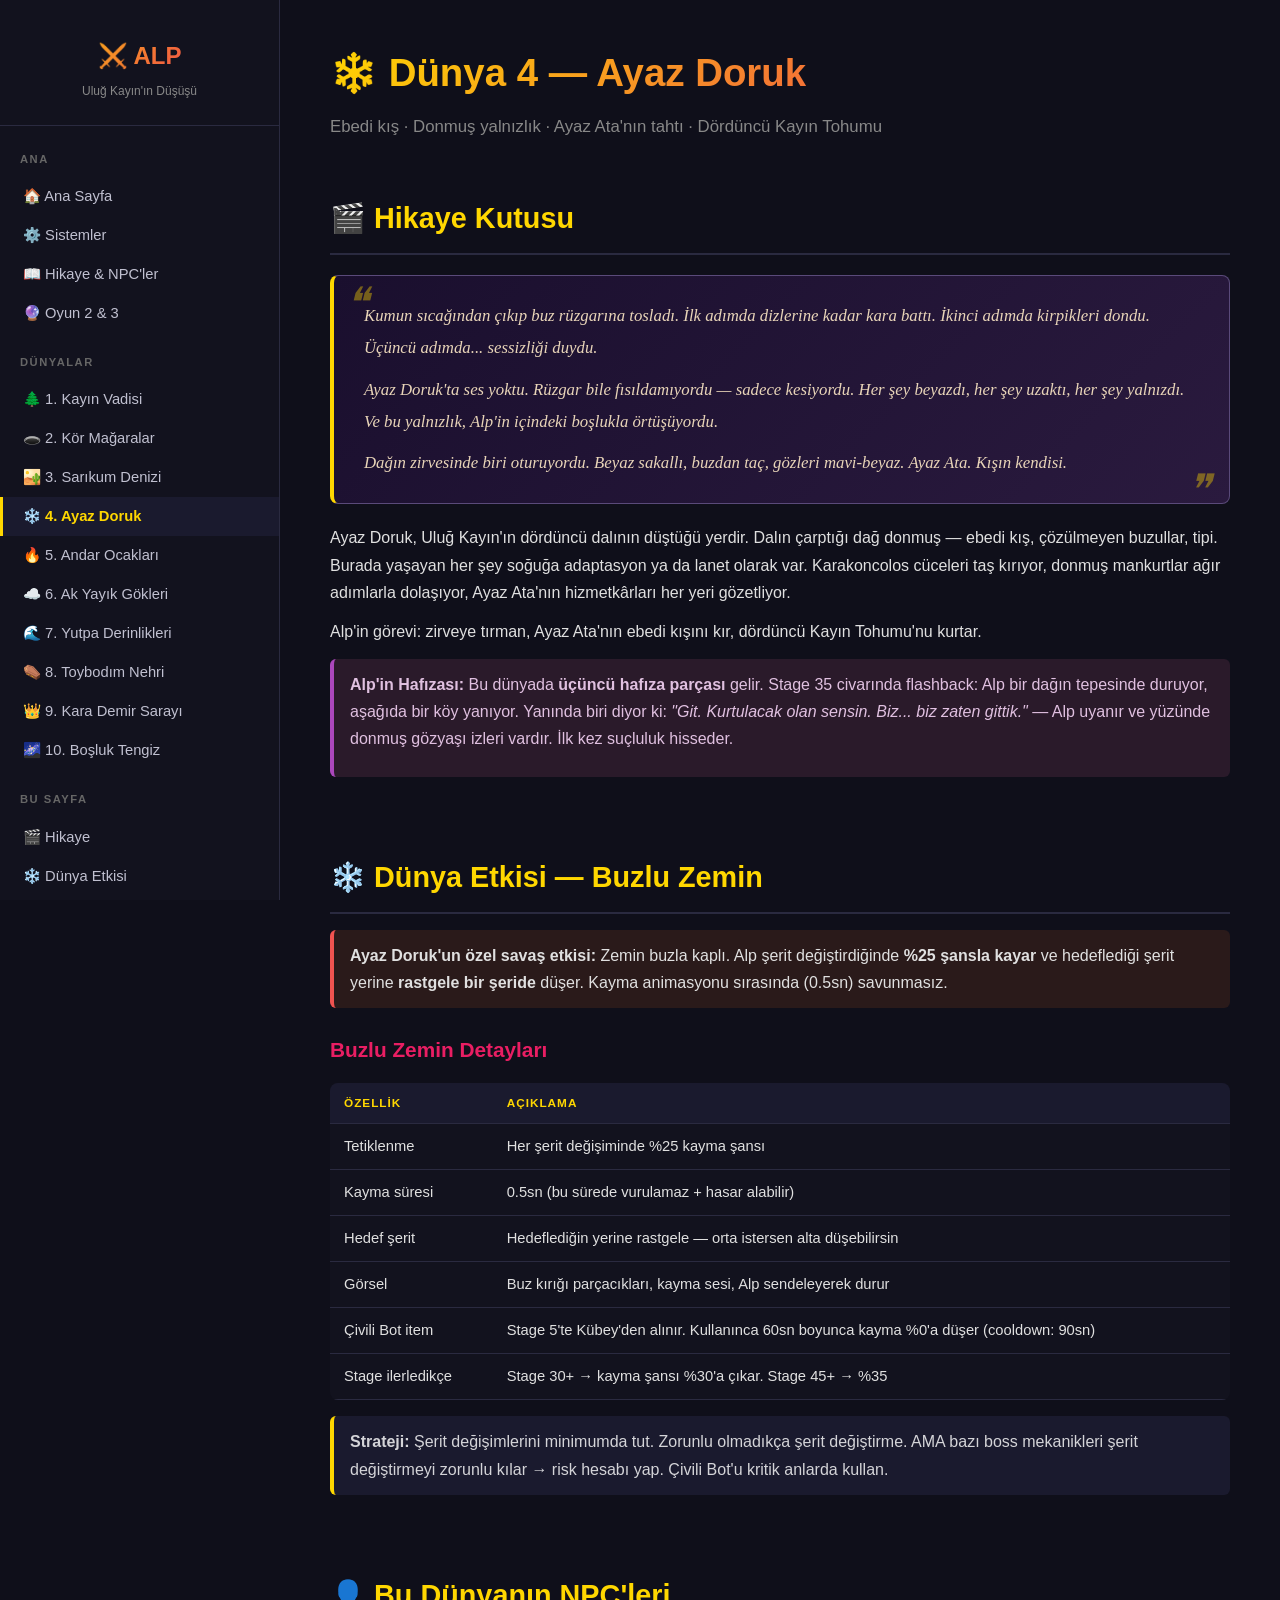
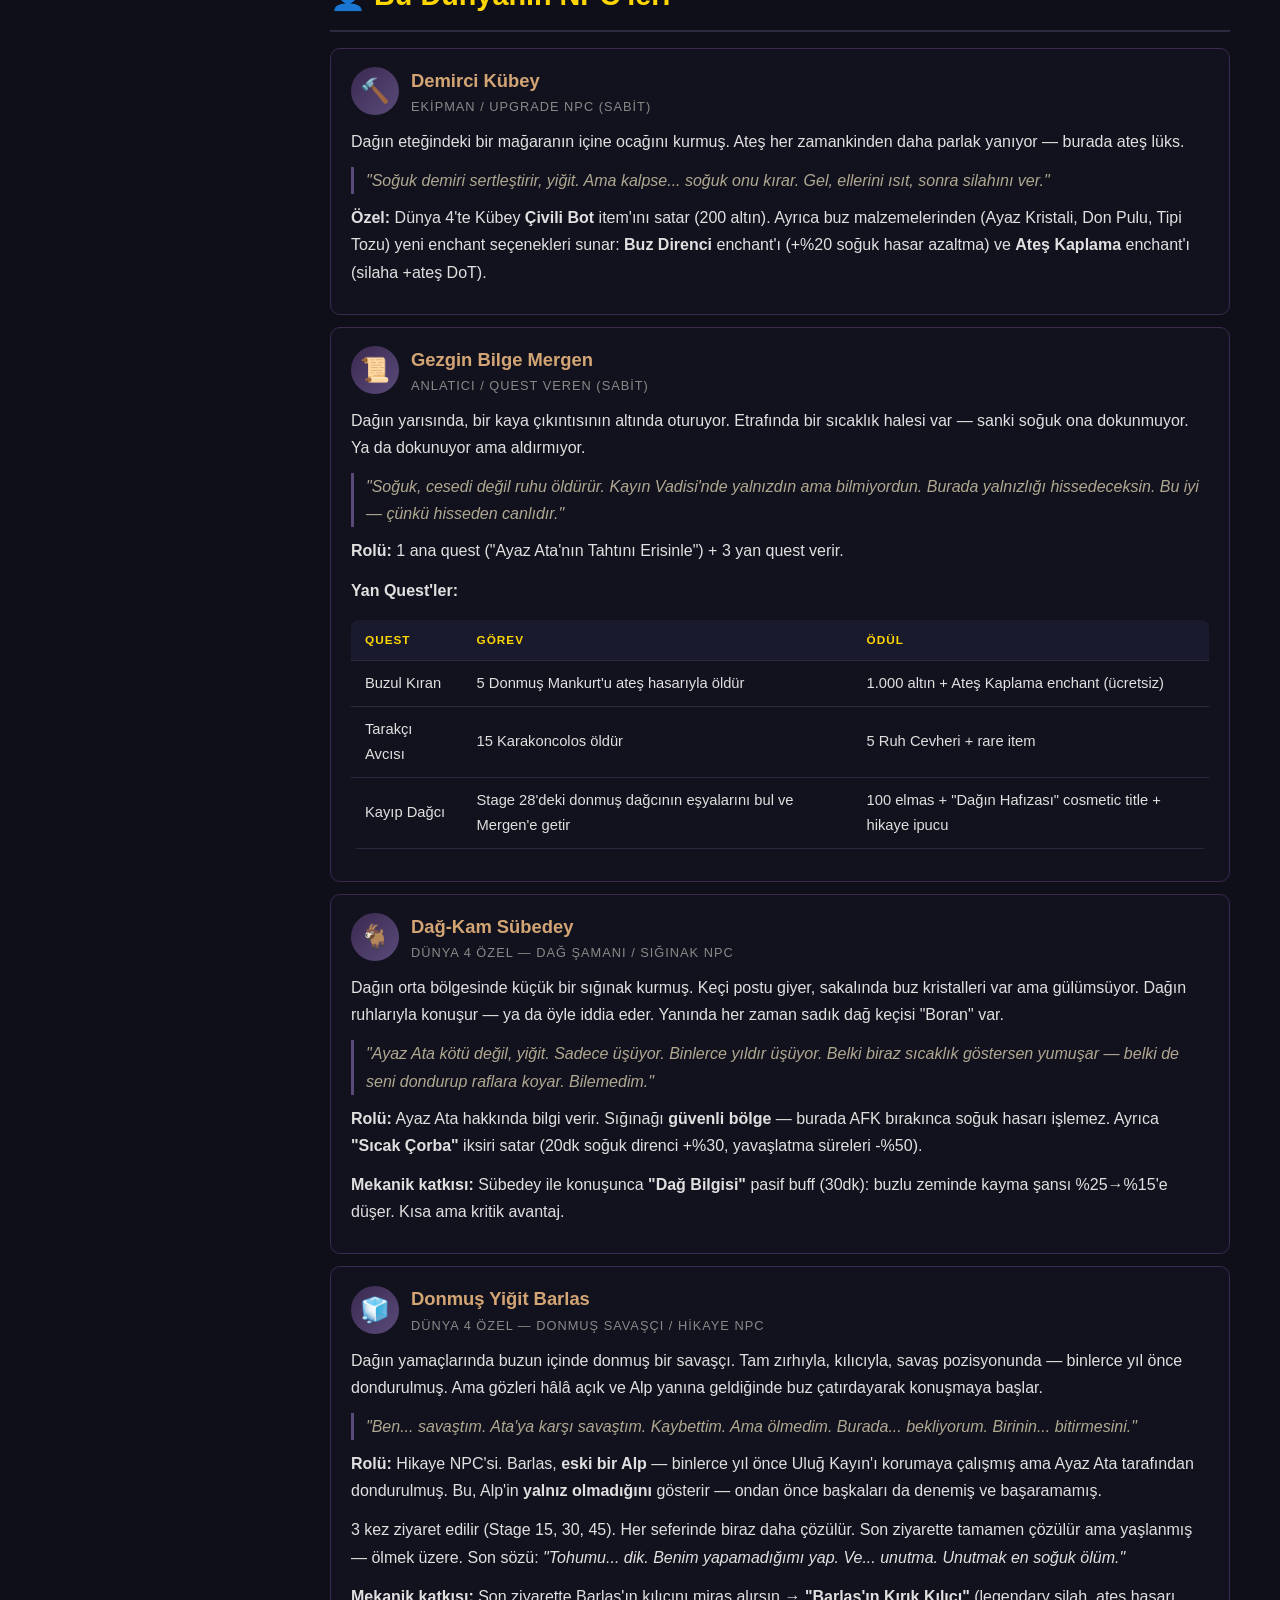
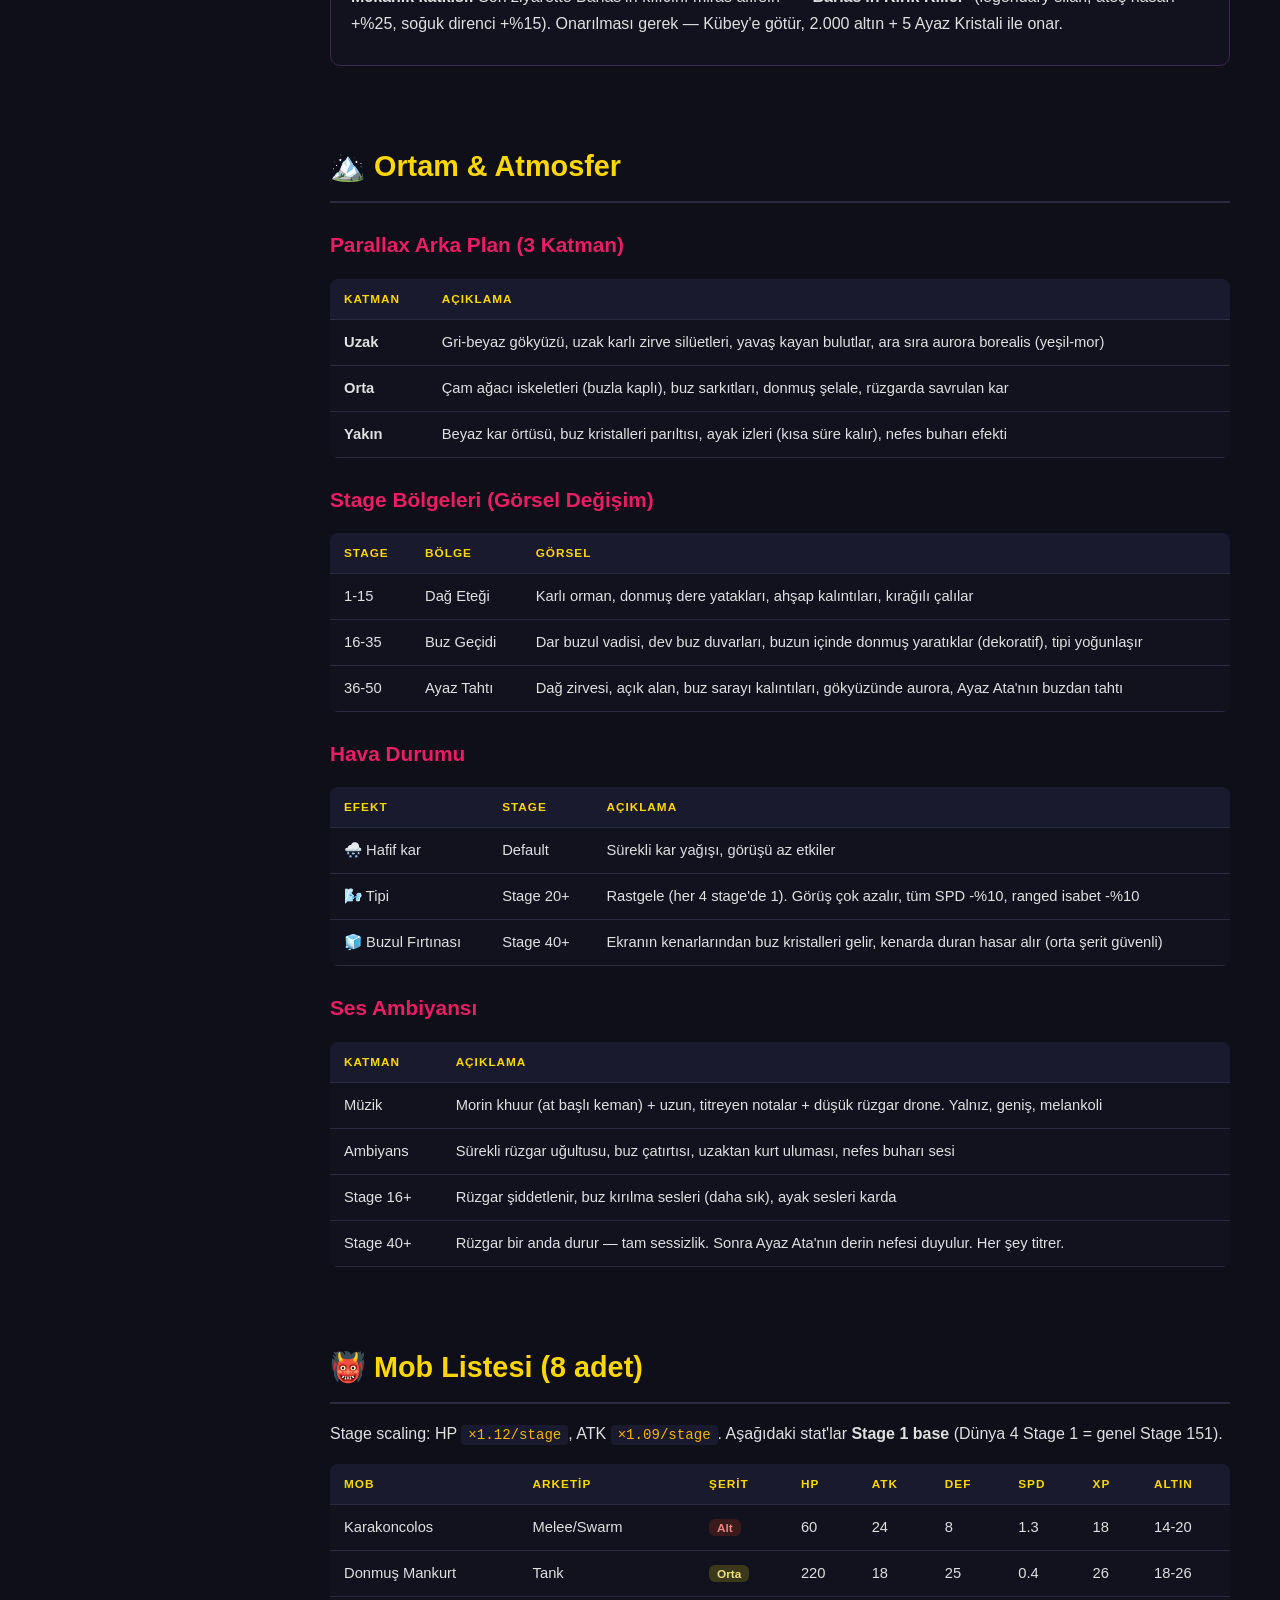
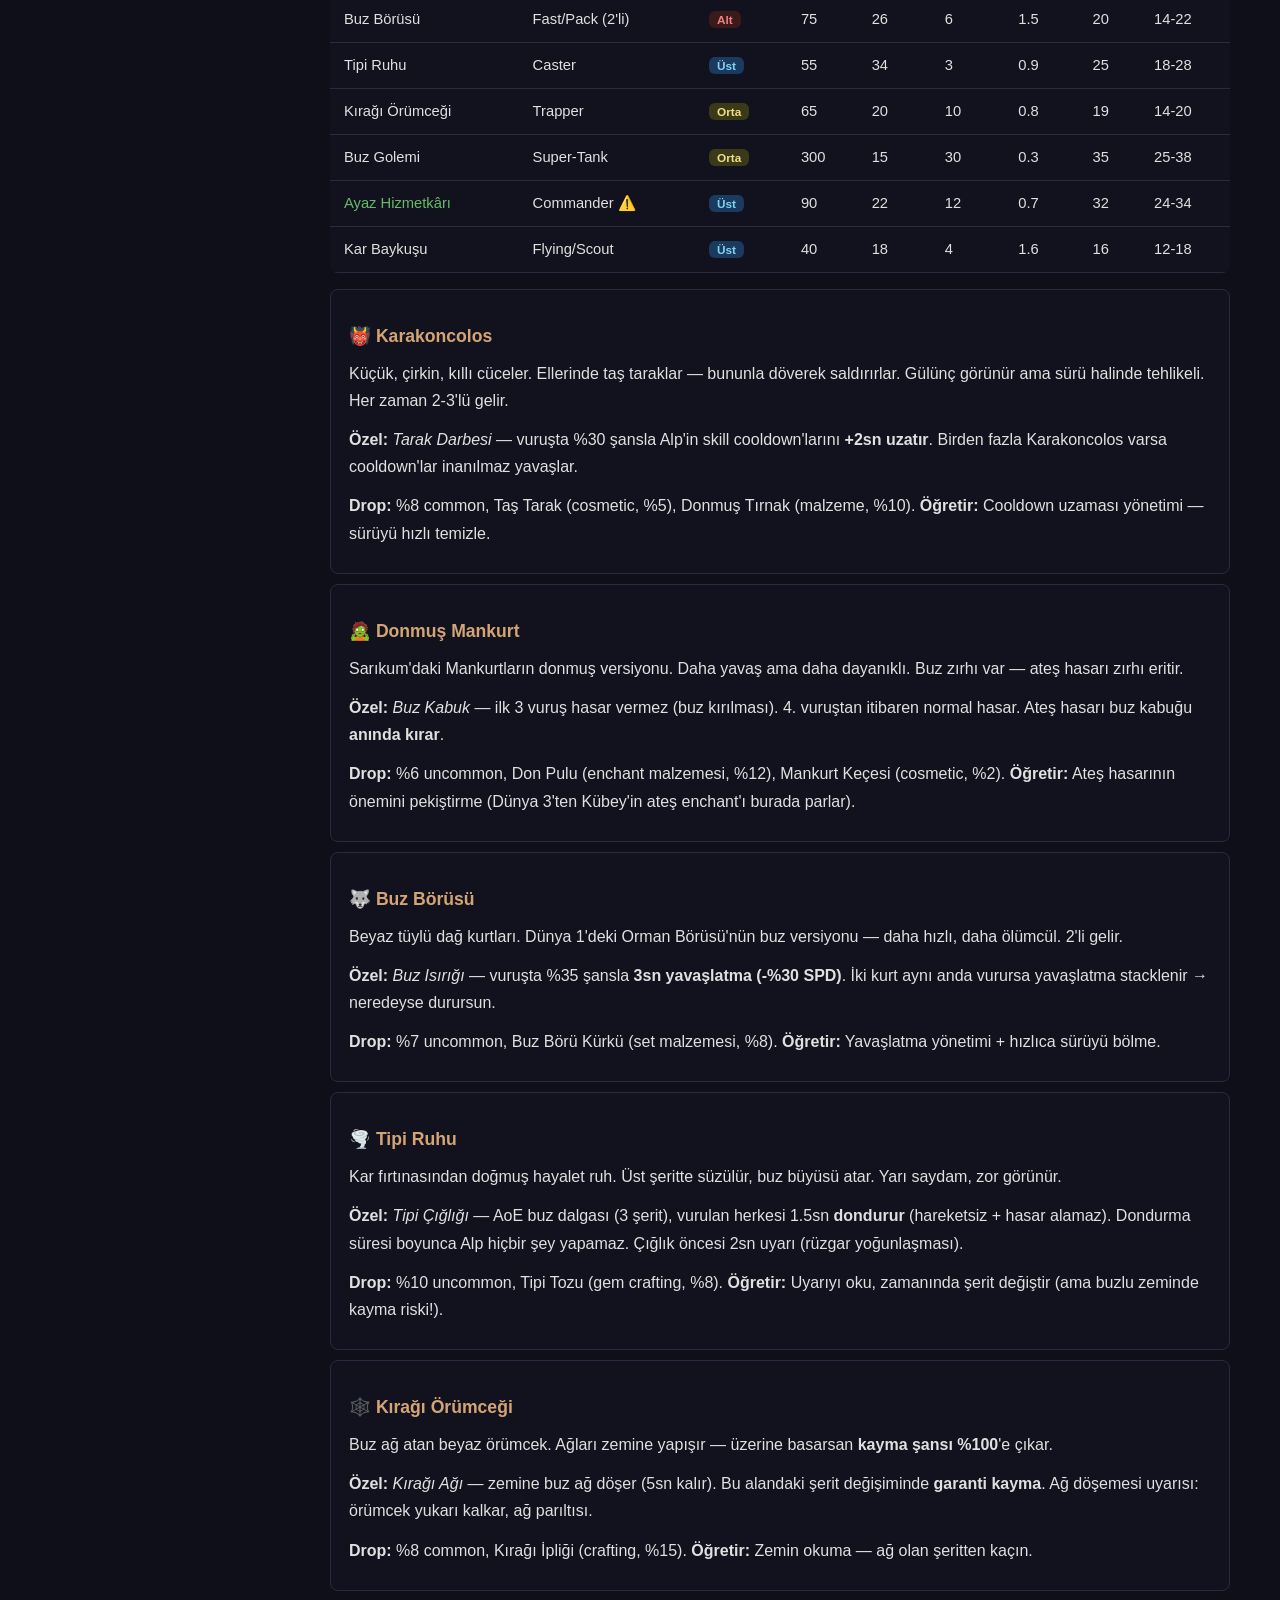
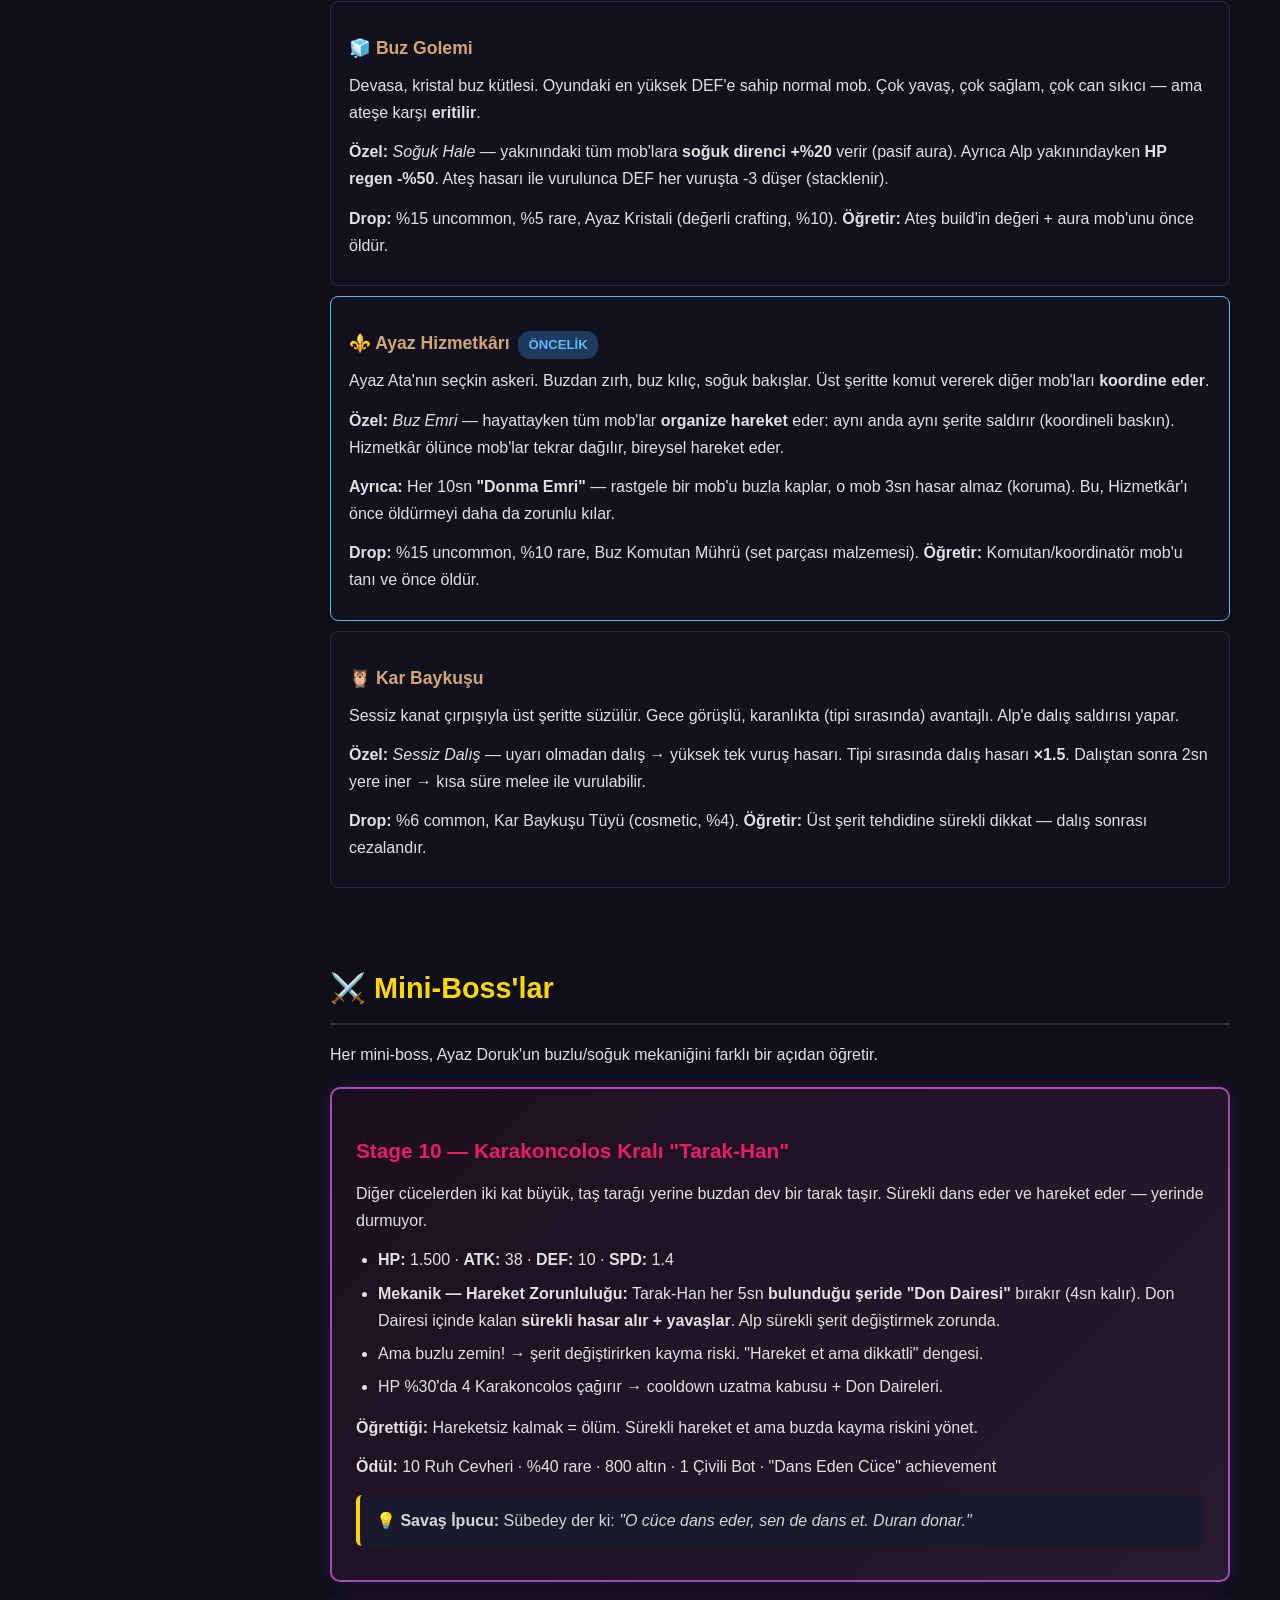
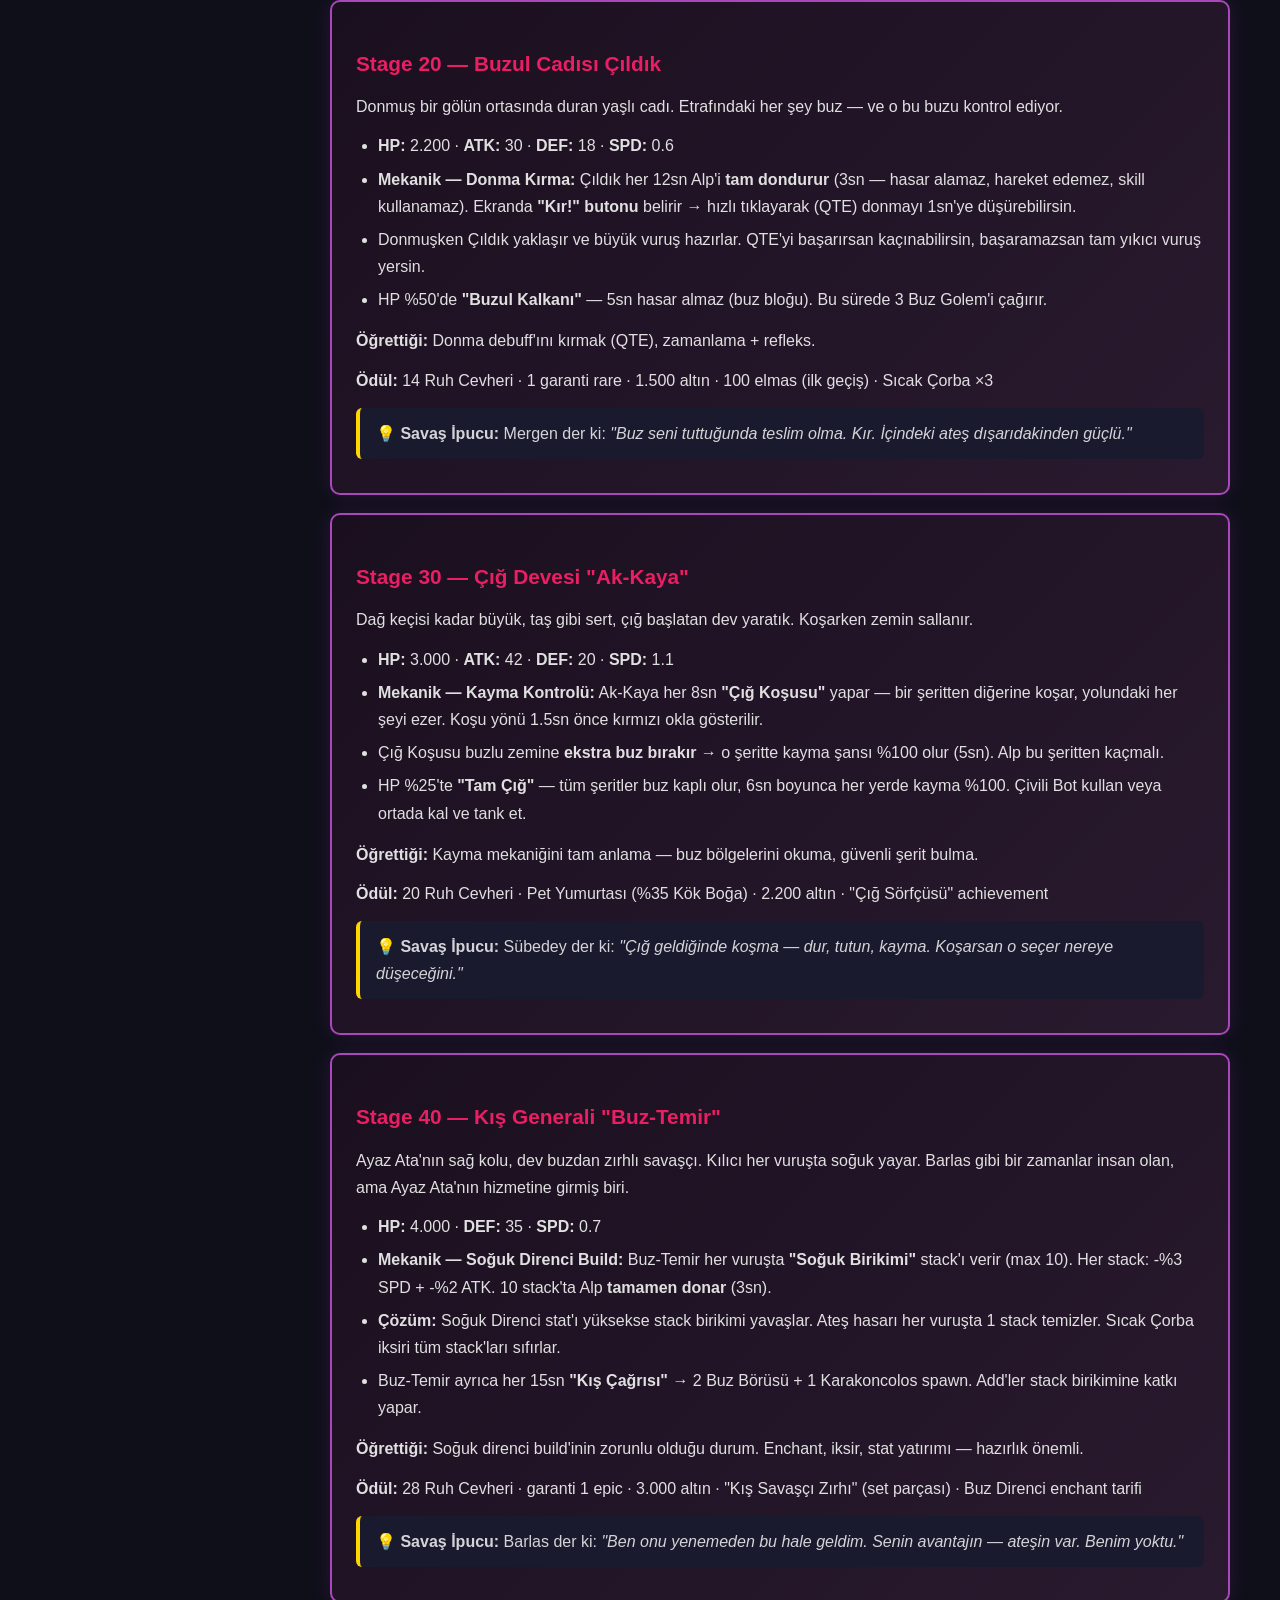
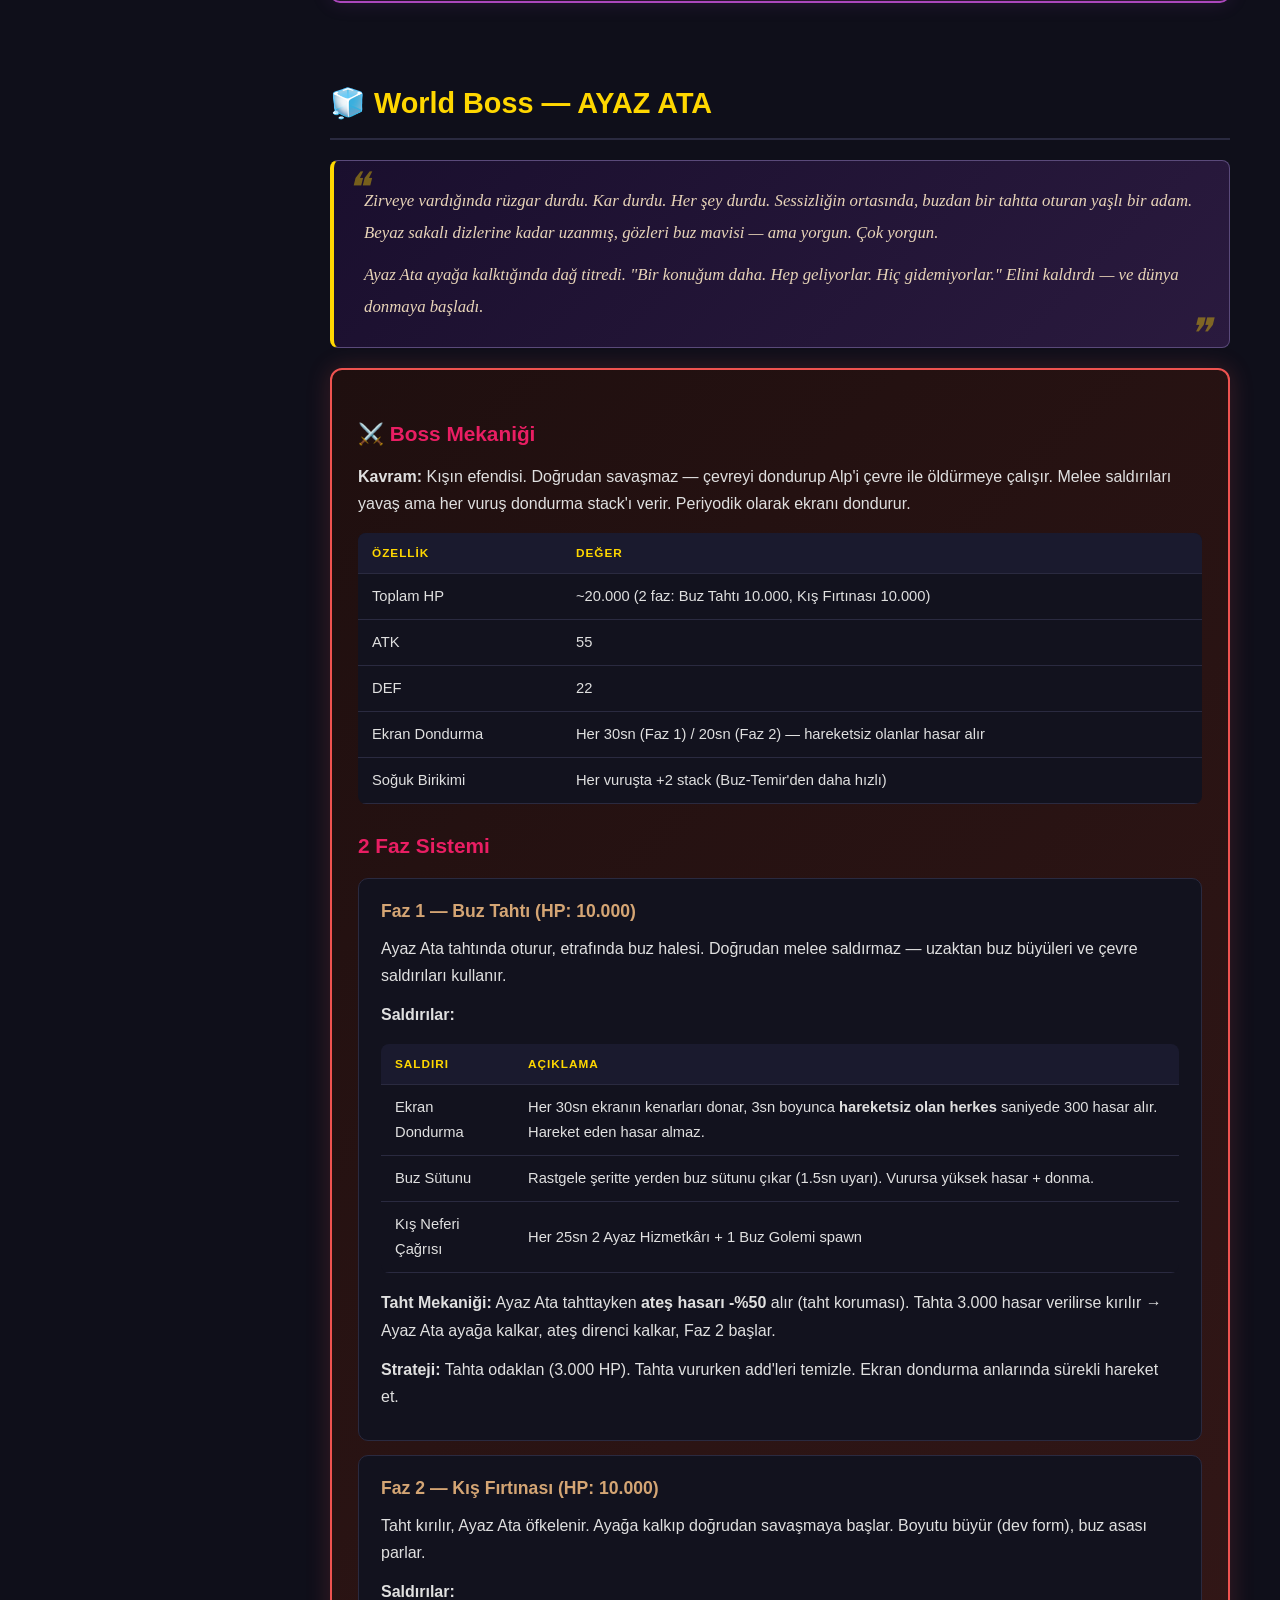
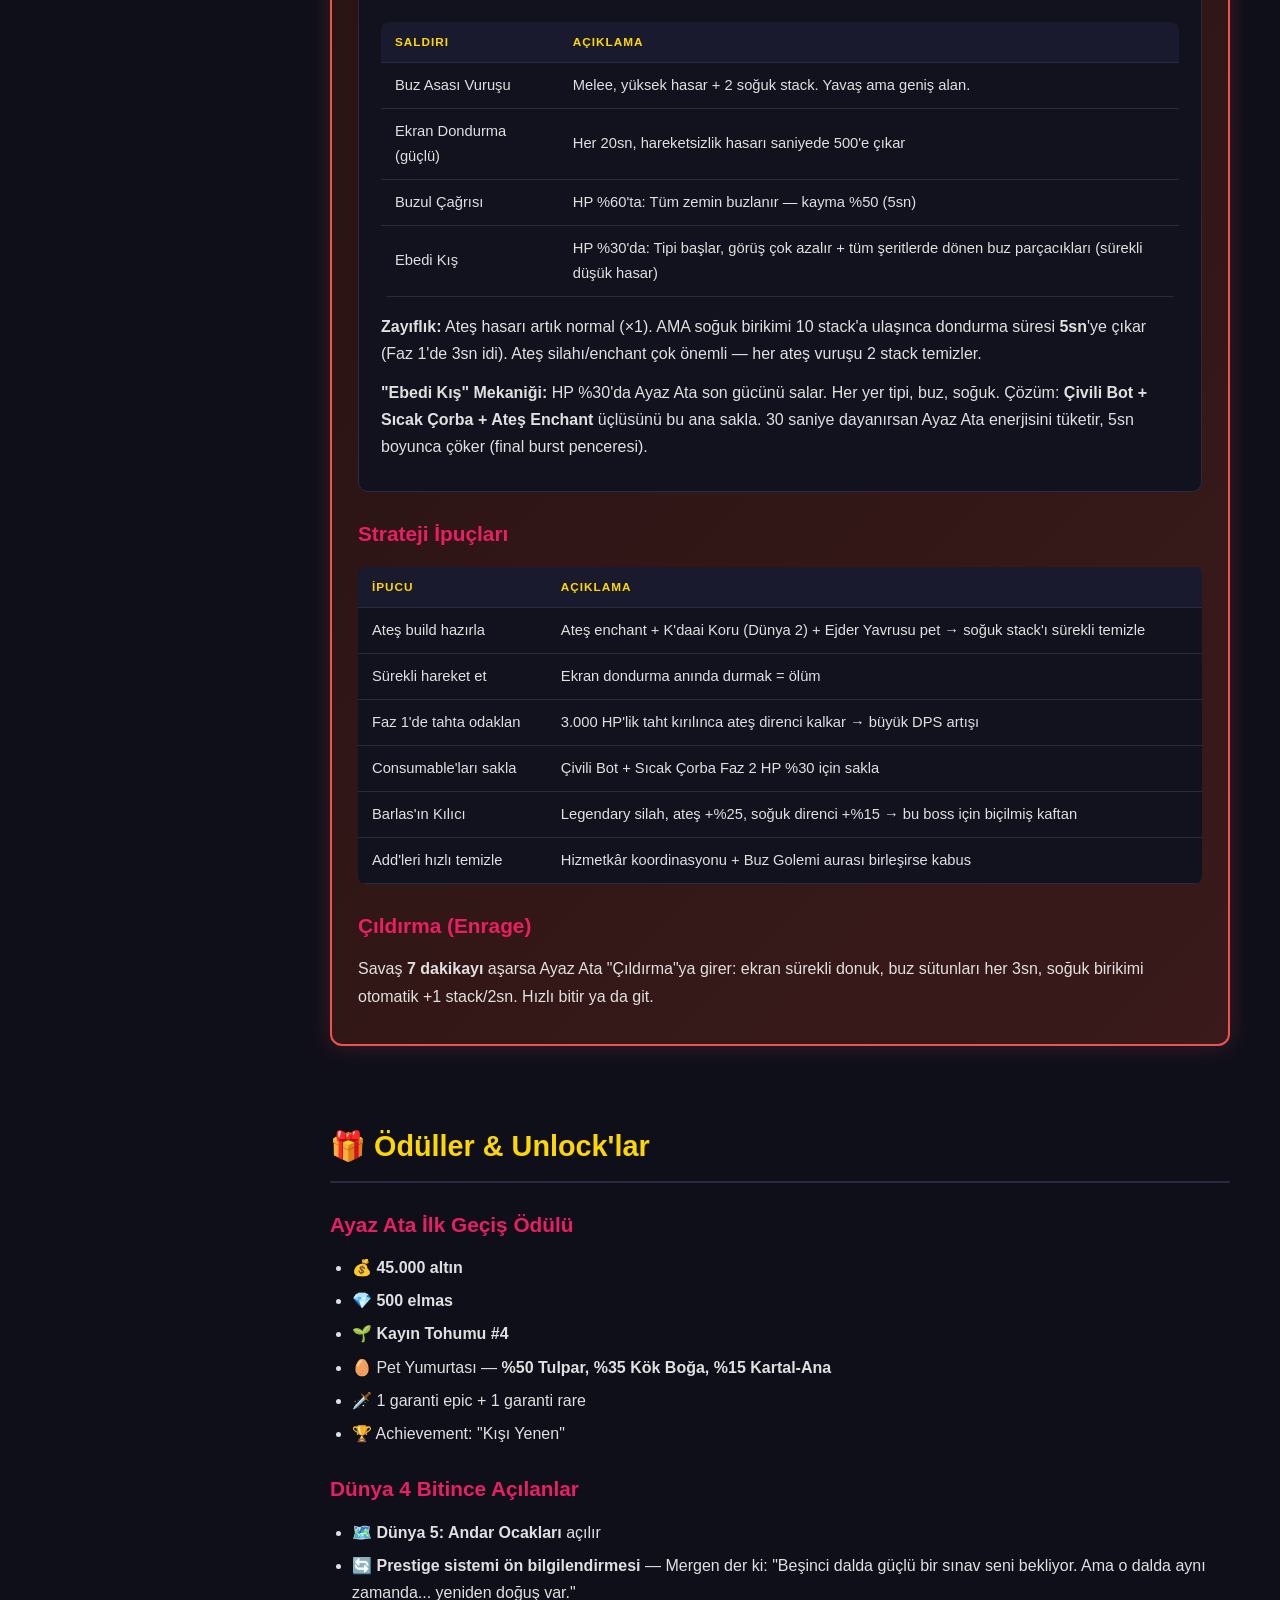
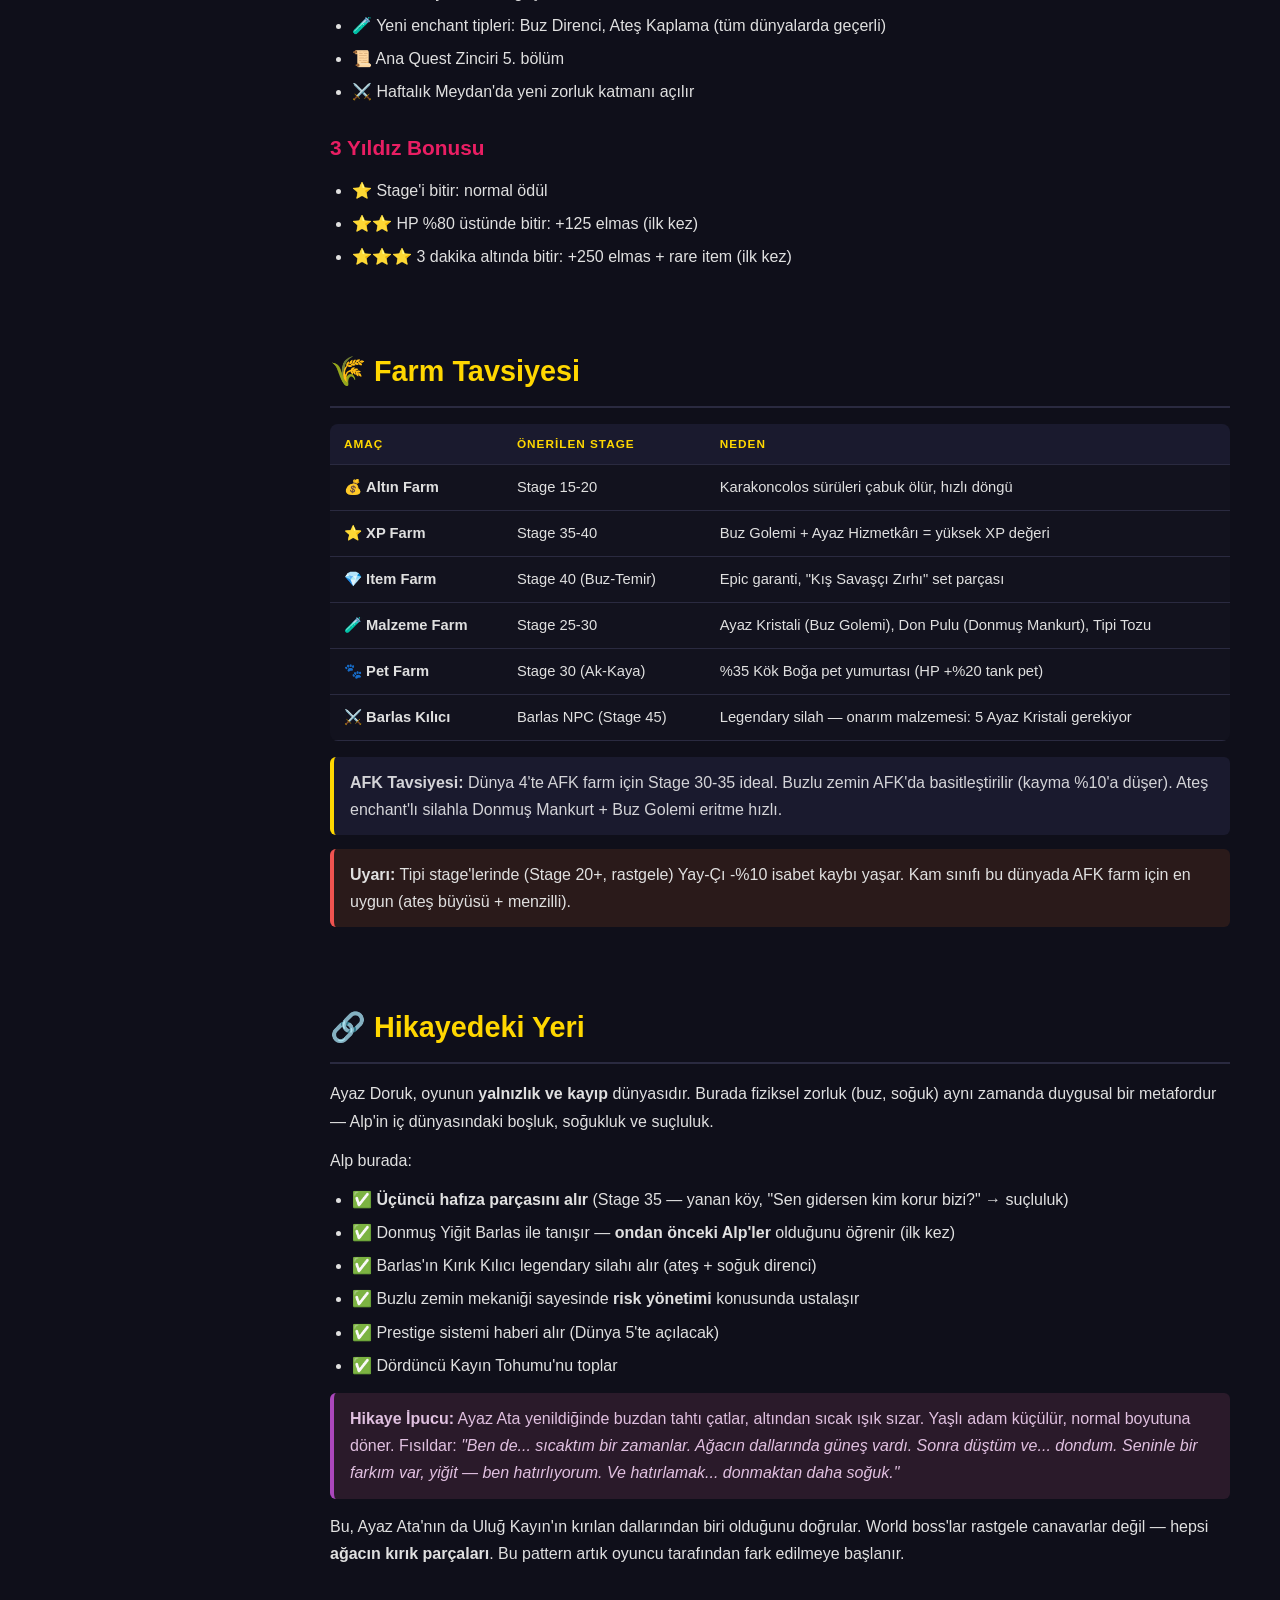
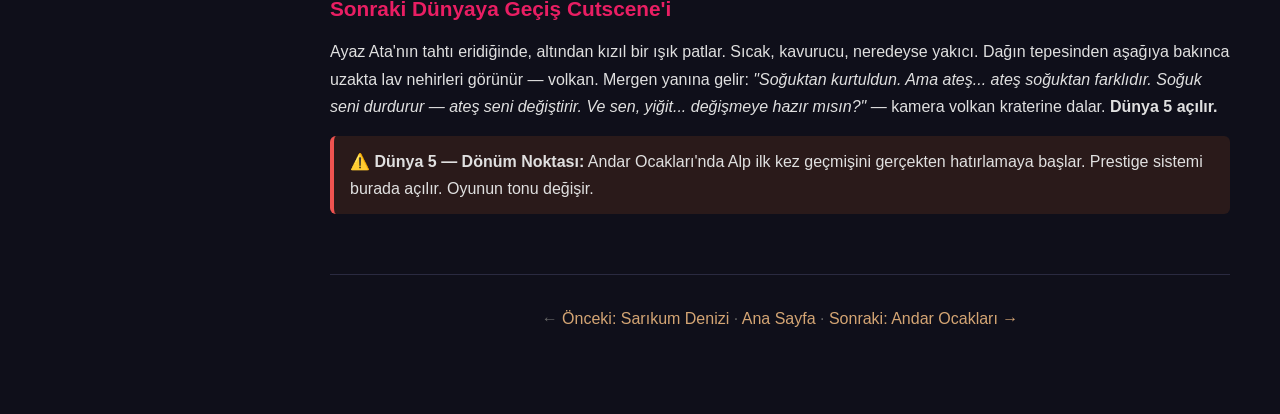
<file: taslaklar/world-4-ayaz-doruk.html>
<!DOCTYPE html>
<html lang="tr">
<head>
<meta charset="UTF-8">
<meta name="viewport" content="width=device-width, initial-scale=1.0">
<title>Dünya 4: Ayaz Doruk | ALP Wiki</title>
<link rel="stylesheet" href="shared.css">
</head>
<body>
<div class="layout">
<aside class="sidebar">
<div class="sidebar-logo"><h1>⚔️ ALP</h1><div class="version">Uluğ Kayın'ın Düşüşü</div></div>
<nav>
<div class="nav-section">ANA</div>
<a href="index.html">🏠 Ana Sayfa</a>
<a href="systems.html">⚙️ Sistemler</a>
<a href="story.html">📖 Hikaye & NPC'ler</a>
<a href="sequels.html">🔮 Oyun 2 & 3</a>

<div class="nav-section">DÜNYALAR</div>
<a href="world-1-kayin-vadisi.html">🌲 1. Kayın Vadisi</a>
<a href="world-2-kor-magaralar.html">🕳️ 2. Kör Mağaralar</a>
<a href="world-3-sarikum-denizi.html">🏜️ 3. Sarıkum Denizi</a>
<a href="world-4-ayaz-doruk.html" class="active">❄️ 4. Ayaz Doruk</a>
<a href="world-5-andar-ocaklari.html">🔥 5. Andar Ocakları</a>
<a href="world-6-ak-yayik-gokleri.html">☁️ 6. Ak Yayık Gökleri</a>
<a href="world-7-yutpa-derinlikleri.html">🌊 7. Yutpa Derinlikleri</a>
<a href="world-8-toybodim-nehri.html">⚰️ 8. Toybodım Nehri</a>
<a href="world-9-kara-demir-sarayi.html">👑 9. Kara Demir Sarayı</a>
<a href="world-10-bosluk-tengiz.html">🌌 10. Boşluk Tengiz</a>

<div class="nav-section">BU SAYFA</div>
<a href="#story">🎬 Hikaye</a>
<a href="#world-effect">❄️ Dünya Etkisi</a>
<a href="#npcs">👤 NPC'ler</a>
<a href="#env">🏔️ Ortam</a>
<a href="#mobs">👹 Mob Listesi</a>
<a href="#mini-bosses">⚔️ Mini-Boss'lar</a>
<a href="#world-boss">🧊 Ayaz Ata</a>
<a href="#rewards">🎁 Ödüller</a>
<a href="#farm">🌾 Farm Tavsiyesi</a>
<a href="#lore-role">🔗 Hikayedeki Yeri</a>
</nav>
</aside>

<main class="main">
<h1 class="title">❄️ Dünya 4 — Ayaz Doruk</h1>
<p class="subtitle">Ebedi kış · Donmuş yalnızlık · Ayaz Ata'nın tahtı · Dördüncü Kayın Tohumu</p>

<!-- ============================================================ -->
<!-- HİKAYE -->
<!-- ============================================================ -->
<section id="story">
<h2>🎬 Hikaye Kutusu</h2>
<div class="destan">
<p>Kumun sıcağından çıkıp buz rüzgarına tosladı. İlk adımda dizlerine kadar kara battı. İkinci adımda kirpikleri dondu. Üçüncü adımda... sessizliği duydu.</p>
<p>Ayaz Doruk'ta ses yoktu. Rüzgar bile fısıldamıyordu — sadece kesiyordu. Her şey beyazdı, her şey uzaktı, her şey yalnızdı. Ve bu yalnızlık, Alp'in içindeki boşlukla örtüşüyordu.</p>
<p>Dağın zirvesinde biri oturuyordu. Beyaz sakallı, buzdan taç, gözleri mavi-beyaz. Ayaz Ata. Kışın kendisi.</p>
</div>
<p>Ayaz Doruk, Uluğ Kayın'ın dördüncü dalının düştüğü yerdir. Dalın çarptığı dağ donmuş — ebedi kış, çözülmeyen buzullar, tipi. Burada yaşayan her şey soğuğa adaptasyon ya da lanet olarak var. Karakoncolos cüceleri taş kırıyor, donmuş mankurtlar ağır adımlarla dolaşıyor, Ayaz Ata'nın hizmetkârları her yeri gözetliyor.</p>
<p>Alp'in görevi: zirveye tırman, Ayaz Ata'nın ebedi kışını kır, dördüncü Kayın Tohumu'nu kurtar.</p>
<div class="lore"><b>Alp'in Hafızası:</b> Bu dünyada <b>üçüncü hafıza parçası</b> gelir. Stage 35 civarında flashback: Alp bir dağın tepesinde duruyor, aşağıda bir köy yanıyor. Yanında biri diyor ki: <i>"Git. Kurtulacak olan sensin. Biz... biz zaten gittik."</i> — Alp uyanır ve yüzünde donmuş gözyaşı izleri vardır. İlk kez suçluluk hisseder.</p>
</section>

<!-- ============================================================ -->
<!-- DÜNYA ETKİSİ -->
<!-- ============================================================ -->
<section id="world-effect">
<h2>❄️ Dünya Etkisi — Buzlu Zemin</h2>
<div class="warn">
<b>Ayaz Doruk'un özel savaş etkisi:</b> Zemin buzla kaplı. Alp şerit değiştirdiğinde <b>%25 şansla kayar</b> ve hedeflediği şerit yerine <b>rastgele bir şeride</b> düşer. Kayma animasyonu sırasında (0.5sn) savunmasız.
</div>
<h3>Buzlu Zemin Detayları</h3>
<table>
<tr><th>Özellik</th><th>Açıklama</th></tr>
<tr><td>Tetiklenme</td><td>Her şerit değişiminde %25 kayma şansı</td></tr>
<tr><td>Kayma süresi</td><td>0.5sn (bu sürede vurulamaz + hasar alabilir)</td></tr>
<tr><td>Hedef şerit</td><td>Hedeflediğin yerine rastgele — orta istersen alta düşebilirsin</td></tr>
<tr><td>Görsel</td><td>Buz kırığı parçacıkları, kayma sesi, Alp sendeleyerek durur</td></tr>
<tr><td>Çivili Bot item</td><td>Stage 5'te Kübey'den alınır. Kullanınca 60sn boyunca kayma %0'a düşer (cooldown: 90sn)</td></tr>
<tr><td>Stage ilerledikçe</td><td>Stage 30+ → kayma şansı %30'a çıkar. Stage 45+ → %35</td></tr>
</table>
<div class="note"><b>Strateji:</b> Şerit değişimlerini minimumda tut. Zorunlu olmadıkça şerit değiştirme. AMA bazı boss mekanikleri şerit değiştirmeyi zorunlu kılar → risk hesabı yap. Çivili Bot'u kritik anlarda kullan.</div>
</section>

<!-- ============================================================ -->
<!-- NPC'LER -->
<!-- ============================================================ -->
<section id="npcs">
<h2>👤 Bu Dünyanın NPC'leri</h2>

<div class="npc">
<div class="npc-header">
<div class="npc-avatar">🔨</div>
<div><div class="npc-name">Demirci Kübey</div><div class="npc-role">Ekipman / Upgrade NPC (Sabit)</div></div>
</div>
<p>Dağın eteğindeki bir mağaranın içine ocağını kurmuş. Ateş her zamankinden daha parlak yanıyor — burada ateş lüks.</p>
<div class="npc-quote">"Soğuk demiri sertleştirir, yiğit. Ama kalpse... soğuk onu kırar. Gel, ellerini ısıt, sonra silahını ver."</div>
<p><b>Özel:</b> Dünya 4'te Kübey <b>Çivili Bot</b> item'ını satar (200 altın). Ayrıca buz malzemelerinden (Ayaz Kristali, Don Pulu, Tipi Tozu) yeni enchant seçenekleri sunar: <b>Buz Direnci</b> enchant'ı (+%20 soğuk hasar azaltma) ve <b>Ateş Kaplama</b> enchant'ı (silaha +ateş DoT).</p>
</div>

<div class="npc">
<div class="npc-header">
<div class="npc-avatar">📜</div>
<div><div class="npc-name">Gezgin Bilge Mergen</div><div class="npc-role">Anlatıcı / Quest Veren (Sabit)</div></div>
</div>
<p>Dağın yarısında, bir kaya çıkıntısının altında oturuyor. Etrafında bir sıcaklık halesi var — sanki soğuk ona dokunmuyor. Ya da dokunuyor ama aldırmıyor.</p>
<div class="npc-quote">"Soğuk, cesedi değil ruhu öldürür. Kayın Vadisi'nde yalnızdın ama bilmiyordun. Burada yalnızlığı hissedeceksin. Bu iyi — çünkü hisseden canlıdır."</div>
<p><b>Rolü:</b> 1 ana quest ("Ayaz Ata'nın Tahtını Erisinle") + 3 yan quest verir.</p>
<p><b>Yan Quest'ler:</b></p>
<table>
<tr><th>Quest</th><th>Görev</th><th>Ödül</th></tr>
<tr><td>Buzul Kıran</td><td>5 Donmuş Mankurt'u ateş hasarıyla öldür</td><td>1.000 altın + Ateş Kaplama enchant (ücretsiz)</td></tr>
<tr><td>Tarakçı Avcısı</td><td>15 Karakoncolos öldür</td><td>5 Ruh Cevheri + rare item</td></tr>
<tr><td>Kayıp Dağcı</td><td>Stage 28'deki donmuş dağcının eşyalarını bul ve Mergen'e getir</td><td>100 elmas + "Dağın Hafızası" cosmetic title + hikaye ipucu</td></tr>
</table>
</div>

<div class="npc">
<div class="npc-header">
<div class="npc-avatar">🐐</div>
<div><div class="npc-name">Dağ-Kam Sübedey</div><div class="npc-role">Dünya 4 Özel — Dağ Şamanı / Sığınak NPC</div></div>
</div>
<p>Dağın orta bölgesinde küçük bir sığınak kurmuş. Keçi postu giyer, sakalında buz kristalleri var ama gülümsüyor. Dağın ruhlarıyla konuşur — ya da öyle iddia eder. Yanında her zaman sadık dağ keçisi "Boran" var.</p>
<div class="npc-quote">"Ayaz Ata kötü değil, yiğit. Sadece üşüyor. Binlerce yıldır üşüyor. Belki biraz sıcaklık göstersen yumuşar — belki de seni dondurup raflara koyar. Bilemedim."</div>
<p><b>Rolü:</b> Ayaz Ata hakkında bilgi verir. Sığınağı <b>güvenli bölge</b> — burada AFK bırakınca soğuk hasarı işlemez. Ayrıca <b>"Sıcak Çorba"</b> iksiri satar (20dk soğuk direnci +%30, yavaşlatma süreleri -%50).</p>
<p><b>Mekanik katkısı:</b> Sübedey ile konuşunca <b>"Dağ Bilgisi"</b> pasif buff (30dk): buzlu zeminde kayma şansı %25→%15'e düşer. Kısa ama kritik avantaj.</p>
</div>

<div class="npc">
<div class="npc-header">
<div class="npc-avatar">🧊</div>
<div><div class="npc-name">Donmuş Yiğit Barlas</div><div class="npc-role">Dünya 4 Özel — Donmuş Savaşçı / Hikaye NPC</div></div>
</div>
<p>Dağın yamaçlarında buzun içinde donmuş bir savaşçı. Tam zırhıyla, kılıcıyla, savaş pozisyonunda — binlerce yıl önce dondurulmuş. Ama gözleri hâlâ açık ve Alp yanına geldiğinde buz çatırdayarak konuşmaya başlar.</p>
<div class="npc-quote">"Ben... savaştım. Ata'ya karşı savaştım. Kaybettim. Ama ölmedim. Burada... bekliyorum. Birinin... bitirmesini."</div>
<p><b>Rolü:</b> Hikaye NPC'si. Barlas, <b>eski bir Alp</b> — binlerce yıl önce Uluğ Kayın'ı korumaya çalışmış ama Ayaz Ata tarafından dondurulmuş. Bu, Alp'in <b>yalnız olmadığını</b> gösterir — ondan önce başkaları da denemiş ve başaramamış.</p>
<p>3 kez ziyaret edilir (Stage 15, 30, 45). Her seferinde biraz daha çözülür. Son ziyarette tamamen çözülür ama yaşlanmış — ölmek üzere. Son sözü: <i>"Tohumu... dik. Benim yapamadığımı yap. Ve... unutma. Unutmak en soğuk ölüm."</i></p>
<p><b>Mekanik katkısı:</b> Son ziyarette Barlas'ın kılıcını miras alırsın → <b>"Barlas'ın Kırık Kılıcı"</b> (legendary silah, ateş hasarı +%25, soğuk direnci +%15). Onarılması gerek — Kübey'e götür, 2.000 altın + 5 Ayaz Kristali ile onar.</p>
</div>
</section>

<!-- ============================================================ -->
<!-- ORTAM -->
<!-- ============================================================ -->
<section id="env">
<h2>🏔️ Ortam & Atmosfer</h2>

<h3>Parallax Arka Plan (3 Katman)</h3>
<table>
<tr><th>Katman</th><th>Açıklama</th></tr>
<tr><td><b>Uzak</b></td><td>Gri-beyaz gökyüzü, uzak karlı zirve silüetleri, yavaş kayan bulutlar, ara sıra aurora borealis (yeşil-mor)</td></tr>
<tr><td><b>Orta</b></td><td>Çam ağacı iskeletleri (buzla kaplı), buz sarkıtları, donmuş şelale, rüzgarda savrulan kar</td></tr>
<tr><td><b>Yakın</b></td><td>Beyaz kar örtüsü, buz kristalleri parıltısı, ayak izleri (kısa süre kalır), nefes buharı efekti</td></tr>
</table>

<h3>Stage Bölgeleri (Görsel Değişim)</h3>
<table>
<tr><th>Stage</th><th>Bölge</th><th>Görsel</th></tr>
<tr><td>1-15</td><td>Dağ Eteği</td><td>Karlı orman, donmuş dere yatakları, ahşap kalıntıları, kırağılı çalılar</td></tr>
<tr><td>16-35</td><td>Buz Geçidi</td><td>Dar buzul vadisi, dev buz duvarları, buzun içinde donmuş yaratıklar (dekoratif), tipi yoğunlaşır</td></tr>
<tr><td>36-50</td><td>Ayaz Tahtı</td><td>Dağ zirvesi, açık alan, buz sarayı kalıntıları, gökyüzünde aurora, Ayaz Ata'nın buzdan tahtı</td></tr>
</table>

<h3>Hava Durumu</h3>
<table>
<tr><th>Efekt</th><th>Stage</th><th>Açıklama</th></tr>
<tr><td>🌨️ Hafif kar</td><td>Default</td><td>Sürekli kar yağışı, görüşü az etkiler</td></tr>
<tr><td>🌬️ Tipi</td><td>Stage 20+</td><td>Rastgele (her 4 stage'de 1). Görüş çok azalır, tüm SPD -%10, ranged isabet -%10</td></tr>
<tr><td>🧊 Buzul Fırtınası</td><td>Stage 40+</td><td>Ekranın kenarlarından buz kristalleri gelir, kenarda duran hasar alır (orta şerit güvenli)</td></tr>
</table>

<h3>Ses Ambiyansı</h3>
<table>
<tr><th>Katman</th><th>Açıklama</th></tr>
<tr><td>Müzik</td><td>Morin khuur (at başlı keman) + uzun, titreyen notalar + düşük rüzgar drone. Yalnız, geniş, melankoli</td></tr>
<tr><td>Ambiyans</td><td>Sürekli rüzgar uğultusu, buz çatırtısı, uzaktan kurt uluması, nefes buharı sesi</td></tr>
<tr><td>Stage 16+</td><td>Rüzgar şiddetlenir, buz kırılma sesleri (daha sık), ayak sesleri karda</td></tr>
<tr><td>Stage 40+</td><td>Rüzgar bir anda durur — tam sessizlik. Sonra Ayaz Ata'nın derin nefesi duyulur. Her şey titrer.</td></tr>
</table>
</section>

<!-- ============================================================ -->
<!-- MOB LİSTESİ -->
<!-- ============================================================ -->
<section id="mobs">
<h2>👹 Mob Listesi (8 adet)</h2>
<p>Stage scaling: HP <code>×1.12/stage</code>, ATK <code>×1.09/stage</code>. Aşağıdaki stat'lar <b>Stage 1 base</b> (Dünya 4 Stage 1 = genel Stage 151).</p>

<table>
<tr><th>Mob</th><th>Arketip</th><th>Şerit</th><th>HP</th><th>ATK</th><th>DEF</th><th>SPD</th><th>XP</th><th>Altın</th></tr>
<tr><td>Karakoncolos</td><td>Melee/Swarm</td><td><span class="lane-alt">Alt</span></td><td>60</td><td>24</td><td>8</td><td>1.3</td><td>18</td><td>14-20</td></tr>
<tr><td>Donmuş Mankurt</td><td>Tank</td><td><span class="lane-orta">Orta</span></td><td>220</td><td>18</td><td>25</td><td>0.4</td><td>26</td><td>18-26</td></tr>
<tr><td>Buz Börüsü</td><td>Fast/Pack (2'li)</td><td><span class="lane-alt">Alt</span></td><td>75</td><td>26</td><td>6</td><td>1.5</td><td>20</td><td>14-22</td></tr>
<tr><td>Tipi Ruhu</td><td>Caster</td><td><span class="lane-ust">Üst</span></td><td>55</td><td>34</td><td>3</td><td>0.9</td><td>25</td><td>18-28</td></tr>
<tr><td>Kırağı Örümceği</td><td>Trapper</td><td><span class="lane-orta">Orta</span></td><td>65</td><td>20</td><td>10</td><td>0.8</td><td>19</td><td>14-20</td></tr>
<tr><td>Buz Golemi</td><td>Super-Tank</td><td><span class="lane-orta">Orta</span></td><td>300</td><td>15</td><td>30</td><td>0.3</td><td>35</td><td>25-38</td></tr>
<tr><td class="r-uncommon">Ayaz Hizmetkârı</td><td>Commander ⚠️</td><td><span class="lane-ust">Üst</span></td><td>90</td><td>22</td><td>12</td><td>0.7</td><td>32</td><td>24-34</td></tr>
<tr><td>Kar Baykuşu</td><td>Flying/Scout</td><td><span class="lane-ust">Üst</span></td><td>40</td><td>18</td><td>4</td><td>1.6</td><td>16</td><td>12-18</td></tr>
</table>

<div class="mob-card">
<h4>👹 Karakoncolos</h4>
<p>Küçük, çirkin, kıllı cüceler. Ellerinde taş taraklar — bununla döverek saldırırlar. Gülünç görünür ama sürü halinde tehlikeli. Her zaman 2-3'lü gelir.</p>
<p><b>Özel:</b> <i>Tarak Darbesi</i> — vuruşta %30 şansla Alp'in skill cooldown'larını <b>+2sn uzatır</b>. Birden fazla Karakoncolos varsa cooldown'lar inanılmaz yavaşlar.</p>
<p><b>Drop:</b> %8 common, Taş Tarak (cosmetic, %5), Donmuş Tırnak (malzeme, %10). <b>Öğretir:</b> Cooldown uzaması yönetimi — sürüyü hızlı temizle.</p>
</div>

<div class="mob-card">
<h4>🧟 Donmuş Mankurt</h4>
<p>Sarıkum'daki Mankurtların donmuş versiyonu. Daha yavaş ama daha dayanıklı. Buz zırhı var — ateş hasarı zırhı eritir.</p>
<p><b>Özel:</b> <i>Buz Kabuk</i> — ilk 3 vuruş hasar vermez (buz kırılması). 4. vuruştan itibaren normal hasar. Ateş hasarı buz kabuğu <b>anında kırar</b>.</p>
<p><b>Drop:</b> %6 uncommon, Don Pulu (enchant malzemesi, %12), Mankurt Keçesi (cosmetic, %2). <b>Öğretir:</b> Ateş hasarının önemini pekiştirme (Dünya 3'ten Kübey'in ateş enchant'ı burada parlar).</p>
</div>

<div class="mob-card">
<h4>🐺 Buz Börüsü</h4>
<p>Beyaz tüylü dağ kurtları. Dünya 1'deki Orman Börüsü'nün buz versiyonu — daha hızlı, daha ölümcül. 2'li gelir.</p>
<p><b>Özel:</b> <i>Buz Isırığı</i> — vuruşta %35 şansla <b>3sn yavaşlatma (-%30 SPD)</b>. İki kurt aynı anda vurursa yavaşlatma stacklenir → neredeyse durursun.</p>
<p><b>Drop:</b> %7 uncommon, Buz Börü Kürkü (set malzemesi, %8). <b>Öğretir:</b> Yavaşlatma yönetimi + hızlıca sürüyü bölme.</p>
</div>

<div class="mob-card">
<h4>🌪️ Tipi Ruhu</h4>
<p>Kar fırtınasından doğmuş hayalet ruh. Üst şeritte süzülür, buz büyüsü atar. Yarı saydam, zor görünür.</p>
<p><b>Özel:</b> <i>Tipi Çığlığı</i> — AoE buz dalgası (3 şerit), vurulan herkesi 1.5sn <b>dondurur</b> (hareketsiz + hasar alamaz). Dondurma süresi boyunca Alp hiçbir şey yapamaz. Çığlık öncesi 2sn uyarı (rüzgar yoğunlaşması).</p>
<p><b>Drop:</b> %10 uncommon, Tipi Tozu (gem crafting, %8). <b>Öğretir:</b> Uyarıyı oku, zamanında şerit değiştir (ama buzlu zeminde kayma riski!).</p>
</div>

<div class="mob-card">
<h4>🕸️ Kırağı Örümceği</h4>
<p>Buz ağ atan beyaz örümcek. Ağları zemine yapışır — üzerine basarsan <b>kayma şansı %100</b>'e çıkar.</p>
<p><b>Özel:</b> <i>Kırağı Ağı</i> — zemine buz ağ döşer (5sn kalır). Bu alandaki şerit değişiminde <b>garanti kayma</b>. Ağ döşemesi uyarısı: örümcek yukarı kalkar, ağ parıltısı.</p>
<p><b>Drop:</b> %8 common, Kırağı İpliği (crafting, %15). <b>Öğretir:</b> Zemin okuma — ağ olan şeritten kaçın.</p>
</div>

<div class="mob-card">
<h4>🧊 Buz Golemi</h4>
<p>Devasa, kristal buz kütlesi. Oyundaki en yüksek DEF'e sahip normal mob. Çok yavaş, çok sağlam, çok can sıkıcı — ama ateşe karşı <b>eritilir</b>.</p>
<p><b>Özel:</b> <i>Soğuk Hale</i> — yakınındaki tüm mob'lara <b>soğuk direnci +%20</b> verir (pasif aura). Ayrıca Alp yakınındayken <b>HP regen -%50</b>. Ateş hasarı ile vurulunca DEF her vuruşta -3 düşer (stacklenir).</p>
<p><b>Drop:</b> %15 uncommon, %5 rare, Ayaz Kristali (değerli crafting, %10). <b>Öğretir:</b> Ateş build'in değeri + aura mob'unu önce öldür.</p>
</div>

<div class="mob-card" style="border-color:#64b5f6">
<h4>⚜️ Ayaz Hizmetkârı <span class="badge" style="background:#1e3a5f;color:#64b5f6">ÖNCELİK</span></h4>
<p>Ayaz Ata'nın seçkin askeri. Buzdan zırh, buz kılıç, soğuk bakışlar. Üst şeritte komut vererek diğer mob'ları <b>koordine eder</b>.</p>
<p><b>Özel:</b> <i>Buz Emri</i> — hayattayken tüm mob'lar <b>organize hareket</b> eder: aynı anda aynı şerite saldırır (koordineli baskın). Hizmetkâr ölünce mob'lar tekrar dağılır, bireysel hareket eder.</p>
<p><b>Ayrıca:</b> Her 10sn <b>"Donma Emri"</b> — rastgele bir mob'u buzla kaplar, o mob 3sn hasar almaz (koruma). Bu, Hizmetkâr'ı önce öldürmeyi daha da zorunlu kılar.</p>
<p><b>Drop:</b> %15 uncommon, %10 rare, Buz Komutan Mührü (set parçası malzemesi). <b>Öğretir:</b> Komutan/koordinatör mob'u tanı ve önce öldür.</p>
</div>

<div class="mob-card">
<h4>🦉 Kar Baykuşu</h4>
<p>Sessiz kanat çırpışıyla üst şeritte süzülür. Gece görüşlü, karanlıkta (tipi sırasında) avantajlı. Alp'e dalış saldırısı yapar.</p>
<p><b>Özel:</b> <i>Sessiz Dalış</i> — uyarı olmadan dalış → yüksek tek vuruş hasarı. Tipi sırasında dalış hasarı <b>×1.5</b>. Dalıştan sonra 2sn yere iner → kısa süre melee ile vurulabilir.</p>
<p><b>Drop:</b> %6 common, Kar Baykuşu Tüyü (cosmetic, %4). <b>Öğretir:</b> Üst şerit tehdidine sürekli dikkat — dalış sonrası cezalandır.</p>
</div>
</section>

<!-- ============================================================ -->
<!-- MİNİ-BOSS'LAR -->
<!-- ============================================================ -->
<section id="mini-bosses">
<h2>⚔️ Mini-Boss'lar</h2>
<p>Her mini-boss, Ayaz Doruk'un buzlu/soğuk mekaniğini farklı bir açıdan öğretir.</p>

<div class="boss-card">
<h3>Stage 10 — Karakoncolos Kralı "Tarak-Han"</h3>
<p>Diğer cücelerden iki kat büyük, taş tarağı yerine buzdan dev bir tarak taşır. Sürekli dans eder ve hareket eder — yerinde durmuyor.</p>
<ul>
<li><b>HP:</b> 1.500 · <b>ATK:</b> 38 · <b>DEF:</b> 10 · <b>SPD:</b> 1.4</li>
<li><b>Mekanik — Hareket Zorunluluğu:</b> Tarak-Han her 5sn <b>bulunduğu şeride "Don Dairesi"</b> bırakır (4sn kalır). Don Dairesi içinde kalan <b>sürekli hasar alır + yavaşlar</b>. Alp sürekli şerit değiştirmek zorunda.</li>
<li>Ama buzlu zemin! → şerit değiştirirken kayma riski. "Hareket et ama dikkatli" dengesi.</li>
<li>HP %30'da 4 Karakoncolos çağırır → cooldown uzatma kabusu + Don Daireleri.</li>
</ul>
<p><b>Öğrettiği:</b> Hareketsiz kalmak = ölüm. Sürekli hareket et ama buzda kayma riskini yönet.</p>
<p><b>Ödül:</b> 10 Ruh Cevheri · %40 rare · 800 altın · 1 Çivili Bot · "Dans Eden Cüce" achievement</p>
<div class="note"><b>💡 Savaş İpucu:</b> Sübedey der ki: <i>"O cüce dans eder, sen de dans et. Duran donar."</i></div>
</div>

<div class="boss-card">
<h3>Stage 20 — Buzul Cadısı Çıldık</h3>
<p>Donmuş bir gölün ortasında duran yaşlı cadı. Etrafındaki her şey buz — ve o bu buzu kontrol ediyor.</p>
<ul>
<li><b>HP:</b> 2.200 · <b>ATK:</b> 30 · <b>DEF:</b> 18 · <b>SPD:</b> 0.6</li>
<li><b>Mekanik — Donma Kırma:</b> Çıldık her 12sn Alp'i <b>tam dondurur</b> (3sn — hasar alamaz, hareket edemez, skill kullanamaz). Ekranda <b>"Kır!" butonu</b> belirir → hızlı tıklayarak (QTE) donmayı 1sn'ye düşürebilirsin.</li>
<li>Donmuşken Çıldık yaklaşır ve büyük vuruş hazırlar. QTE'yi başarırsan kaçınabilirsin, başaramazsan tam yıkıcı vuruş yersin.</li>
<li>HP %50'de <b>"Buzul Kalkanı"</b> — 5sn hasar almaz (buz bloğu). Bu sürede 3 Buz Golem'i çağırır.</li>
</ul>
<p><b>Öğrettiği:</b> Donma debuff'ını kırmak (QTE), zamanlama + refleks.</p>
<p><b>Ödül:</b> 14 Ruh Cevheri · 1 garanti rare · 1.500 altın · 100 elmas (ilk geçiş) · Sıcak Çorba ×3</p>
<div class="note"><b>💡 Savaş İpucu:</b> Mergen der ki: <i>"Buz seni tuttuğunda teslim olma. Kır. İçindeki ateş dışarıdakinden güçlü."</i></div>
</div>

<div class="boss-card">
<h3>Stage 30 — Çığ Devesi "Ak-Kaya"</h3>
<p>Dağ keçisi kadar büyük, taş gibi sert, çığ başlatan dev yaratık. Koşarken zemin sallanır.</p>
<ul>
<li><b>HP:</b> 3.000 · <b>ATK:</b> 42 · <b>DEF:</b> 20 · <b>SPD:</b> 1.1</li>
<li><b>Mekanik — Kayma Kontrolü:</b> Ak-Kaya her 8sn <b>"Çığ Koşusu"</b> yapar — bir şeritten diğerine koşar, yolundaki her şeyi ezer. Koşu yönü 1.5sn önce kırmızı okla gösterilir.</li>
<li>Çığ Koşusu buzlu zemine <b>ekstra buz bırakır</b> → o şeritte kayma şansı %100 olur (5sn). Alp bu şeritten kaçmalı.</li>
<li>HP %25'te <b>"Tam Çığ"</b> — tüm şeritler buz kaplı olur, 6sn boyunca her yerde kayma %100. Çivili Bot kullan veya ortada kal ve tank et.</li>
</ul>
<p><b>Öğrettiği:</b> Kayma mekaniğini tam anlama — buz bölgelerini okuma, güvenli şerit bulma.</p>
<p><b>Ödül:</b> 20 Ruh Cevheri · Pet Yumurtası (%35 Kök Boğa) · 2.200 altın · "Çığ Sörfçüsü" achievement</p>
<div class="note"><b>💡 Savaş İpucu:</b> Sübedey der ki: <i>"Çığ geldiğinde koşma — dur, tutun, kayma. Koşarsan o seçer nereye düşeceğini."</i></div>
</div>

<div class="boss-card">
<h3>Stage 40 — Kış Generali "Buz-Temir"</h3>
<p>Ayaz Ata'nın sağ kolu, dev buzdan zırhlı savaşçı. Kılıcı her vuruşta soğuk yayar. Barlas gibi bir zamanlar insan olan, ama Ayaz Ata'nın hizmetine girmiş biri.</p>
<ul>
<li><b>HP:</b> 4.000 · <b>DEF:</b> 35 · <b>SPD:</b> 0.7</li>
<li><b>Mekanik — Soğuk Direnci Build:</b> Buz-Temir her vuruşta <b>"Soğuk Birikimi"</b> stack'ı verir (max 10). Her stack: -%3 SPD + -%2 ATK. 10 stack'ta Alp <b>tamamen donar</b> (3sn).</li>
<li><b>Çözüm:</b> Soğuk Direnci stat'ı yüksekse stack birikimi yavaşlar. Ateş hasarı her vuruşta 1 stack temizler. Sıcak Çorba iksiri tüm stack'ları sıfırlar.</li>
<li>Buz-Temir ayrıca her 15sn <b>"Kış Çağrısı"</b> → 2 Buz Börüsü + 1 Karakoncolos spawn. Add'ler stack birikimine katkı yapar.</li>
</ul>
<p><b>Öğrettiği:</b> Soğuk direnci build'inin zorunlu olduğu durum. Enchant, iksir, stat yatırımı — hazırlık önemli.</p>
<p><b>Ödül:</b> 28 Ruh Cevheri · garanti 1 epic · 3.000 altın · "Kış Savaşçı Zırhı" (set parçası) · Buz Direnci enchant tarifi</p>
<div class="note"><b>💡 Savaş İpucu:</b> Barlas der ki: <i>"Ben onu yenemeden bu hale geldim. Senin avantajın — ateşin var. Benim yoktu."</i></div>
</div>
</section>

<!-- ============================================================ -->
<!-- WORLD BOSS -->
<!-- ============================================================ -->
<section id="world-boss">
<h2>🧊 World Boss — AYAZ ATA</h2>
<div class="destan">
<p>Zirveye vardığında rüzgar durdu. Kar durdu. Her şey durdu. Sessizliğin ortasında, buzdan bir tahtta oturan yaşlı bir adam. Beyaz sakalı dizlerine kadar uzanmış, gözleri buz mavisi — ama yorgun. Çok yorgun.</p>
<p>Ayaz Ata ayağa kalktığında dağ titredi. "Bir konuğum daha. Hep geliyorlar. Hiç gidemiyorlar." Elini kaldırdı — ve dünya donmaya başladı.</p>
</div>

<div class="worldboss-card">
<h3>⚔️ Boss Mekaniği</h3>
<p><b>Kavram:</b> Kışın efendisi. Doğrudan savaşmaz — çevreyi dondurup Alp'i çevre ile öldürmeye çalışır. Melee saldırıları yavaş ama her vuruş dondurma stack'ı verir. Periyodik olarak ekranı dondurur.</p>

<table>
<tr><th>Özellik</th><th>Değer</th></tr>
<tr><td>Toplam HP</td><td>~20.000 (2 faz: Buz Tahtı 10.000, Kış Fırtınası 10.000)</td></tr>
<tr><td>ATK</td><td>55</td></tr>
<tr><td>DEF</td><td>22</td></tr>
<tr><td>Ekran Dondurma</td><td>Her 30sn (Faz 1) / 20sn (Faz 2) — hareketsiz olanlar hasar alır</td></tr>
<tr><td>Soğuk Birikimi</td><td>Her vuruşta +2 stack (Buz-Temir'den daha hızlı)</td></tr>
</table>

<h3>2 Faz Sistemi</h3>

<div class="card">
<h4>Faz 1 — Buz Tahtı (HP: 10.000)</h4>
<p>Ayaz Ata tahtında oturur, etrafında buz halesi. Doğrudan melee saldırmaz — uzaktan buz büyüleri ve çevre saldırıları kullanır.</p>
<p><b>Saldırılar:</b></p>
<table>
<tr><th>Saldırı</th><th>Açıklama</th></tr>
<tr><td>Ekran Dondurma</td><td>Her 30sn ekranın kenarları donar, 3sn boyunca <b>hareketsiz olan herkes</b> saniyede 300 hasar alır. Hareket eden hasar almaz.</td></tr>
<tr><td>Buz Sütunu</td><td>Rastgele şeritte yerden buz sütunu çıkar (1.5sn uyarı). Vurursa yüksek hasar + donma.</td></tr>
<tr><td>Kış Neferi Çağrısı</td><td>Her 25sn 2 Ayaz Hizmetkârı + 1 Buz Golemi spawn</td></tr>
</table>
<p><b>Taht Mekaniği:</b> Ayaz Ata tahttayken <b>ateş hasarı -%50</b> alır (taht koruması). Tahta 3.000 hasar verilirse kırılır → Ayaz Ata ayağa kalkar, ateş direnci kalkar, Faz 2 başlar.</p>
<p><b>Strateji:</b> Tahta odaklan (3.000 HP). Tahta vururken add'leri temizle. Ekran dondurma anlarında sürekli hareket et.</p>
</div>

<div class="card">
<h4>Faz 2 — Kış Fırtınası (HP: 10.000)</h4>
<p>Taht kırılır, Ayaz Ata öfkelenir. Ayağa kalkıp doğrudan savaşmaya başlar. Boyutu büyür (dev form), buz asası parlar.</p>
<p><b>Saldırılar:</b></p>
<table>
<tr><th>Saldırı</th><th>Açıklama</th></tr>
<tr><td>Buz Asası Vuruşu</td><td>Melee, yüksek hasar + 2 soğuk stack. Yavaş ama geniş alan.</td></tr>
<tr><td>Ekran Dondurma (güçlü)</td><td>Her 20sn, hareketsizlik hasarı saniyede 500'e çıkar</td></tr>
<tr><td>Buzul Çağrısı</td><td>HP %60'ta: Tüm zemin buzlanır — kayma %50 (5sn)</td></tr>
<tr><td>Ebedi Kış</td><td>HP %30'da: Tipi başlar, görüş çok azalır + tüm şeritlerde dönen buz parçacıkları (sürekli düşük hasar)</td></tr>
</table>
<p><b>Zayıflık:</b> Ateş hasarı artık normal (×1). AMA soğuk birikimi 10 stack'a ulaşınca dondurma süresi <b>5sn</b>'ye çıkar (Faz 1'de 3sn idi). Ateş silahı/enchant çok önemli — her ateş vuruşu 2 stack temizler.</p>
<p><b>"Ebedi Kış" Mekaniği:</b> HP %30'da Ayaz Ata son gücünü salar. Her yer tipi, buz, soğuk. Çözüm: <b>Çivili Bot + Sıcak Çorba + Ateş Enchant</b> üçlüsünü bu ana sakla. 30 saniye dayanırsan Ayaz Ata enerjisini tüketir, 5sn boyunca çöker (final burst penceresi).</p>
</div>

<h3>Strateji İpuçları</h3>
<table>
<tr><th>İpucu</th><th>Açıklama</th></tr>
<tr><td>Ateş build hazırla</td><td>Ateş enchant + K'daai Koru (Dünya 2) + Ejder Yavrusu pet → soğuk stack'ı sürekli temizle</td></tr>
<tr><td>Sürekli hareket et</td><td>Ekran dondurma anında durmak = ölüm</td></tr>
<tr><td>Faz 1'de tahta odaklan</td><td>3.000 HP'lik taht kırılınca ateş direnci kalkar → büyük DPS artışı</td></tr>
<tr><td>Consumable'ları sakla</td><td>Çivili Bot + Sıcak Çorba Faz 2 HP %30 için sakla</td></tr>
<tr><td>Barlas'ın Kılıcı</td><td>Legendary silah, ateş +%25, soğuk direnci +%15 → bu boss için biçilmiş kaftan</td></tr>
<tr><td>Add'leri hızlı temizle</td><td>Hizmetkâr koordinasyonu + Buz Golemi aurası birleşirse kabus</td></tr>
</table>

<h3>Çıldırma (Enrage)</h3>
<p>Savaş <b>7 dakikayı</b> aşarsa Ayaz Ata "Çıldırma"ya girer: ekran sürekli donuk, buz sütunları her 3sn, soğuk birikimi otomatik +1 stack/2sn. Hızlı bitir ya da git.</p>
</div>
</section>

<!-- ============================================================ -->
<!-- ÖDÜLLER -->
<!-- ============================================================ -->
<section id="rewards">
<h2>🎁 Ödüller & Unlock'lar</h2>

<h3>Ayaz Ata İlk Geçiş Ödülü</h3>
<ul>
<li>💰 <b>45.000 altın</b></li>
<li>💎 <b>500 elmas</b></li>
<li>🌱 <b>Kayın Tohumu #4</b></li>
<li>🥚 Pet Yumurtası — <b>%50 Tulpar, %35 Kök Boğa, %15 Kartal-Ana</b></li>
<li>🗡️ 1 garanti epic + 1 garanti rare</li>
<li>🏆 Achievement: "Kışı Yenen"</li>
</ul>

<h3>Dünya 4 Bitince Açılanlar</h3>
<ul>
<li>🗺️ <b>Dünya 5: Andar Ocakları</b> açılır</li>
<li>🔄 <b>Prestige sistemi ön bilgilendirmesi</b> — Mergen der ki: "Beşinci dalda güçlü bir sınav seni bekliyor. Ama o dalda aynı zamanda... yeniden doğuş var."</li>
<li>🧪 Yeni enchant tipleri: Buz Direnci, Ateş Kaplama (tüm dünyalarda geçerli)</li>
<li>📜 Ana Quest Zinciri 5. bölüm</li>
<li>⚔️ Haftalık Meydan'da yeni zorluk katmanı açılır</li>
</ul>

<h3>3 Yıldız Bonusu</h3>
<ul>
<li>⭐ Stage'i bitir: normal ödül</li>
<li>⭐⭐ HP %80 üstünde bitir: +125 elmas (ilk kez)</li>
<li>⭐⭐⭐ 3 dakika altında bitir: +250 elmas + rare item (ilk kez)</li>
</ul>
</section>

<!-- ============================================================ -->
<!-- FARM TAVSİYESİ -->
<!-- ============================================================ -->
<section id="farm">
<h2>🌾 Farm Tavsiyesi</h2>
<table>
<tr><th>Amaç</th><th>Önerilen Stage</th><th>Neden</th></tr>
<tr><td>💰 <b>Altın Farm</b></td><td>Stage 15-20</td><td>Karakoncolos sürüleri çabuk ölür, hızlı döngü</td></tr>
<tr><td>⭐ <b>XP Farm</b></td><td>Stage 35-40</td><td>Buz Golemi + Ayaz Hizmetkârı = yüksek XP değeri</td></tr>
<tr><td>💎 <b>Item Farm</b></td><td>Stage 40 (Buz-Temir)</td><td>Epic garanti, "Kış Savaşçı Zırhı" set parçası</td></tr>
<tr><td>🧪 <b>Malzeme Farm</b></td><td>Stage 25-30</td><td>Ayaz Kristali (Buz Golemi), Don Pulu (Donmuş Mankurt), Tipi Tozu</td></tr>
<tr><td>🐾 <b>Pet Farm</b></td><td>Stage 30 (Ak-Kaya)</td><td>%35 Kök Boğa pet yumurtası (HP +%20 tank pet)</td></tr>
<tr><td>⚔️ <b>Barlas Kılıcı</b></td><td>Barlas NPC (Stage 45)</td><td>Legendary silah — onarım malzemesi: 5 Ayaz Kristali gerekiyor</td></tr>
</table>
<div class="note"><b>AFK Tavsiyesi:</b> Dünya 4'te AFK farm için Stage 30-35 ideal. Buzlu zemin AFK'da basitleştirilir (kayma %10'a düşer). Ateş enchant'lı silahla Donmuş Mankurt + Buz Golemi eritme hızlı.</div>
<div class="warn"><b>Uyarı:</b> Tipi stage'lerinde (Stage 20+, rastgele) Yay-Çı -%10 isabet kaybı yaşar. Kam sınıfı bu dünyada AFK farm için en uygun (ateş büyüsü + menzilli).</div>
</section>

<!-- ============================================================ -->
<!-- HİKAYEDEKİ YERİ -->
<!-- ============================================================ -->
<section id="lore-role">
<h2>🔗 Hikayedeki Yeri</h2>
<p>Ayaz Doruk, oyunun <b>yalnızlık ve kayıp</b> dünyasıdır. Burada fiziksel zorluk (buz, soğuk) aynı zamanda duygusal bir metafordur — Alp'in iç dünyasındaki boşluk, soğukluk ve suçluluk.</p>

<p>Alp burada:</p>
<ul>
<li>✅ <b>Üçüncü hafıza parçasını alır</b> (Stage 35 — yanan köy, "Sen gidersen kim korur bizi?" → suçluluk)</li>
<li>✅ Donmuş Yiğit Barlas ile tanışır — <b>ondan önceki Alp'ler</b> olduğunu öğrenir (ilk kez)</li>
<li>✅ Barlas'ın Kırık Kılıcı legendary silahı alır (ateş + soğuk direnci)</li>
<li>✅ Buzlu zemin mekaniği sayesinde <b>risk yönetimi</b> konusunda ustalaşır</li>
<li>✅ Prestige sistemi haberi alır (Dünya 5'te açılacak)</li>
<li>✅ Dördüncü Kayın Tohumu'nu toplar</li>
</ul>

<div class="lore"><b>Hikaye İpucu:</b> Ayaz Ata yenildiğinde buzdan tahtı çatlar, altından sıcak ışık sızar. Yaşlı adam küçülür, normal boyutuna döner. Fısıldar: <i>"Ben de... sıcaktım bir zamanlar. Ağacın dallarında güneş vardı. Sonra düştüm ve... dondum. Seninle bir farkım var, yiğit — ben hatırlıyorum. Ve hatırlamak... donmaktan daha soğuk."</i></div>
<p>Bu, Ayaz Ata'nın da Uluğ Kayın'ın kırılan dallarından biri olduğunu doğrular. World boss'lar rastgele canavarlar değil — hepsi <b>ağacın kırık parçaları</b>. Bu pattern artık oyuncu tarafından fark edilmeye başlanır.</p>

<h3>Sonraki Dünyaya Geçiş Cutscene'i</h3>
<p>Ayaz Ata'nın tahtı eridiğinde, altından kızıl bir ışık patlar. Sıcak, kavurucu, neredeyse yakıcı. Dağın tepesinden aşağıya bakınca uzakta lav nehirleri görünür — volkan. Mergen yanına gelir: <i>"Soğuktan kurtuldun. Ama ateş... ateş soğuktan farklıdır. Soğuk seni durdurur — ateş seni değiştirir. Ve sen, yiğit... değişmeye hazır mısın?"</i> — kamera volkan kraterine dalar. <b>Dünya 5 açılır.</b></p>
<p class="warn" style="margin-top:16px"><b>⚠️ Dünya 5 — Dönüm Noktası:</b> Andar Ocakları'nda Alp ilk kez geçmişini gerçekten hatırlamaya başlar. Prestige sistemi burada açılır. Oyunun tonu değişir.</p>
</section>

<!-- ============================================================ -->
<!-- FOOTER -->
<!-- ============================================================ -->
<div style="text-align:center;margin-top:60px;padding:30px;color:#666;border-top:1px solid #2a2a40">
<p>← <a href="world-3-sarikum-denizi.html">Önceki: Sarıkum Denizi</a> · <a href="index.html">Ana Sayfa</a> · <a href="world-5-andar-ocaklari.html">Sonraki: Andar Ocakları →</a></p>
</div>
</main>
</div>
</body>
</html>
</file>
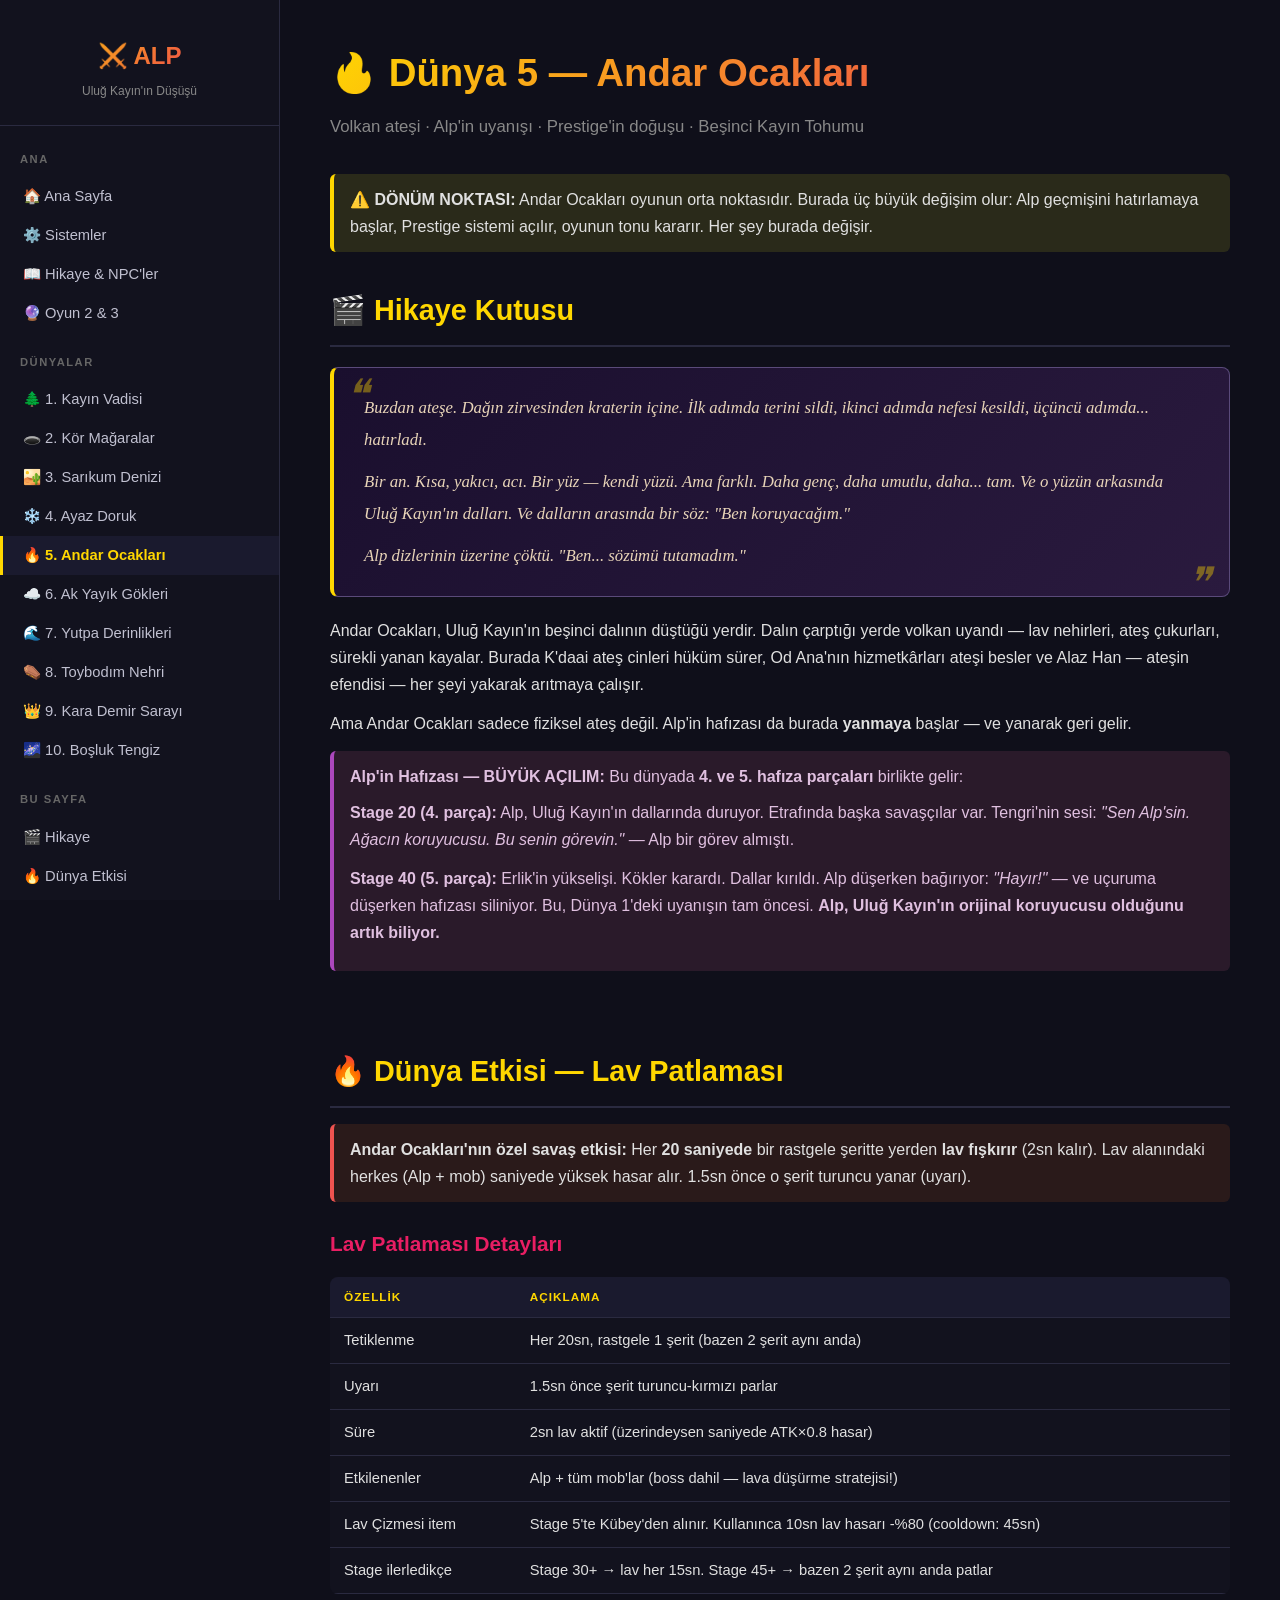
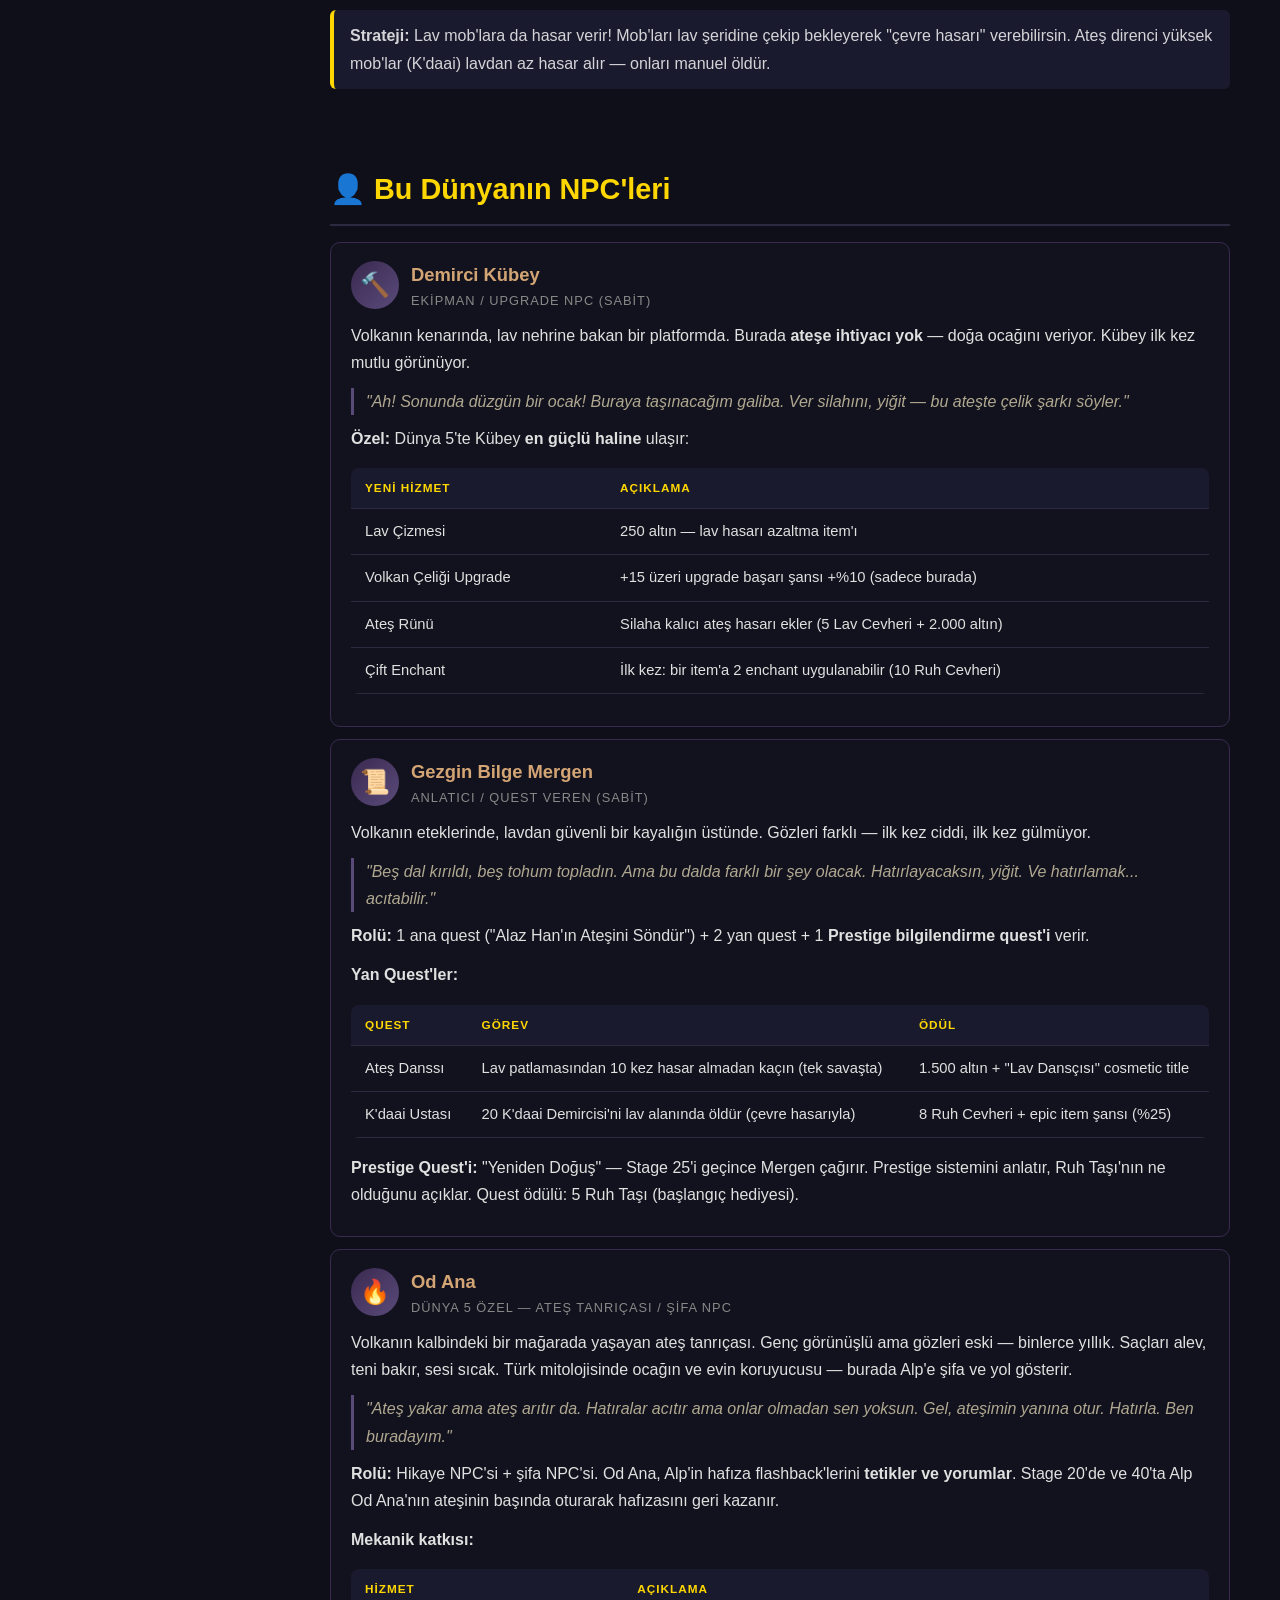
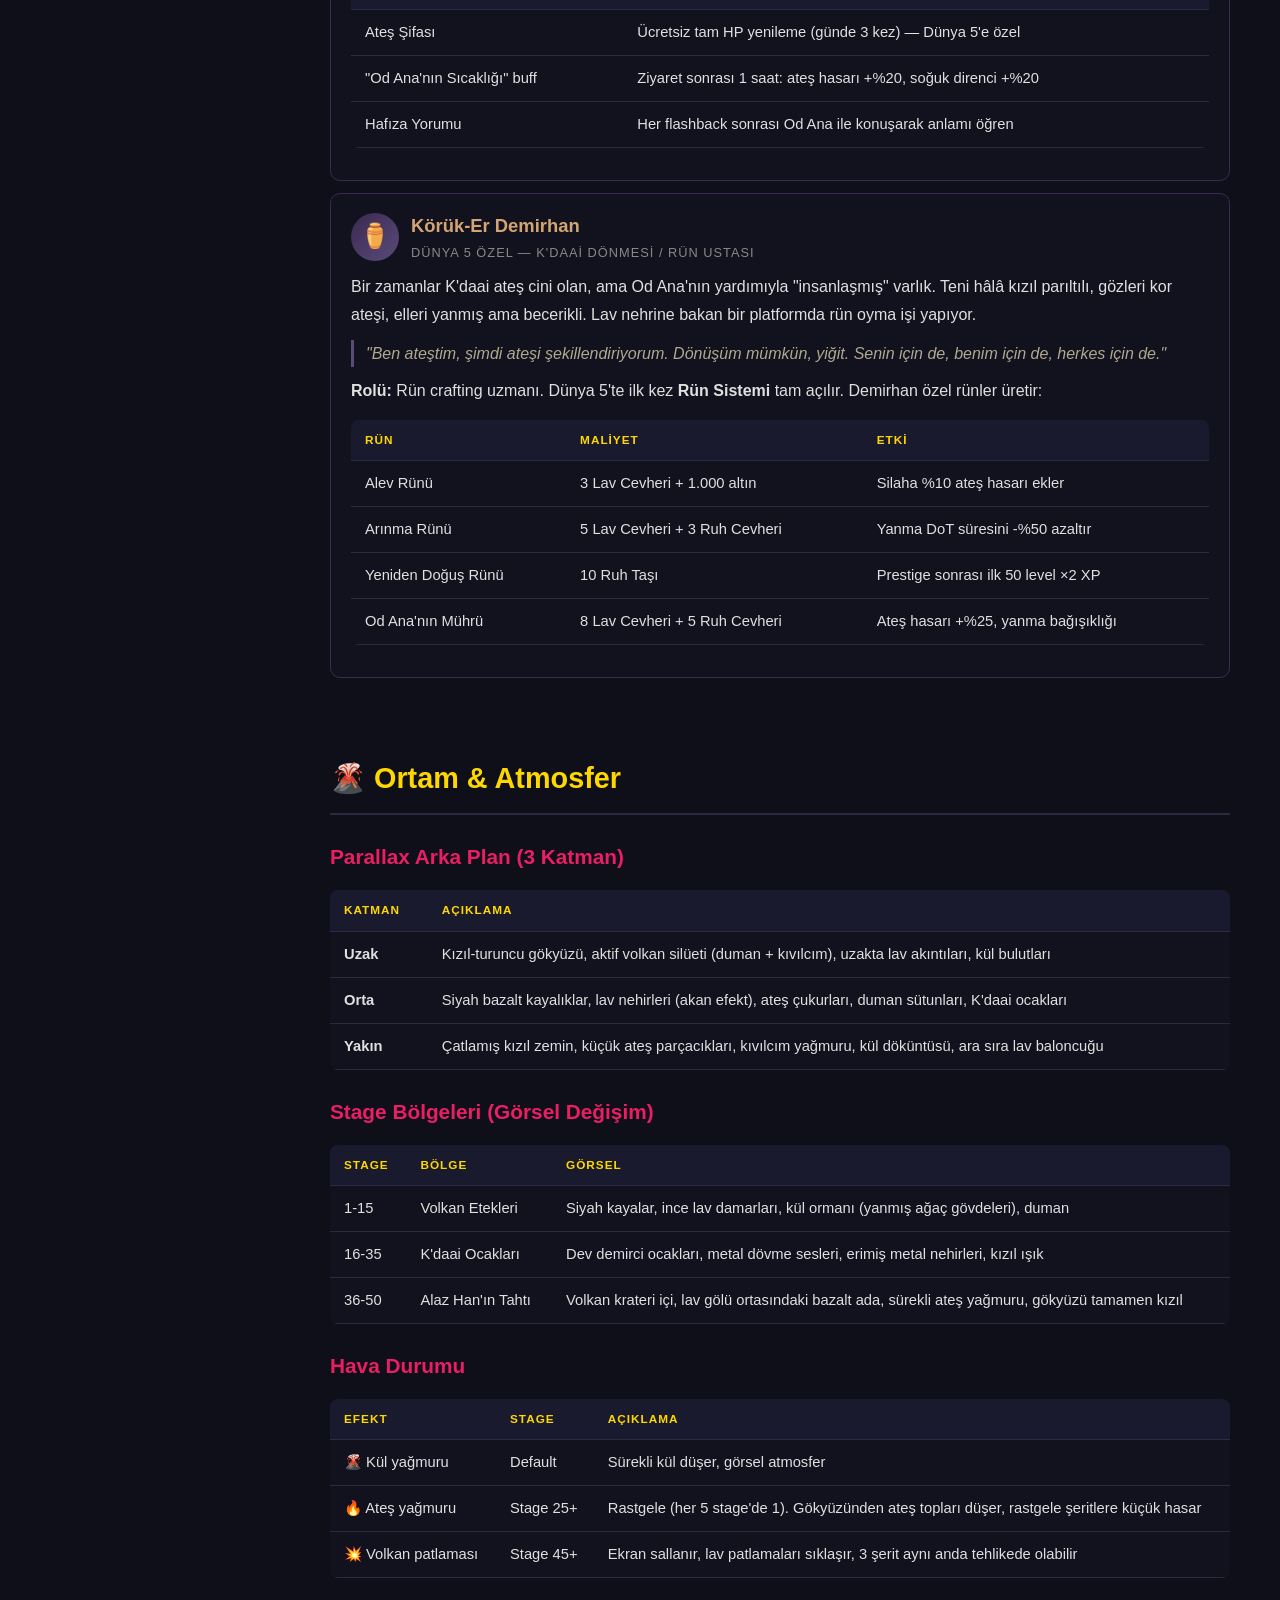
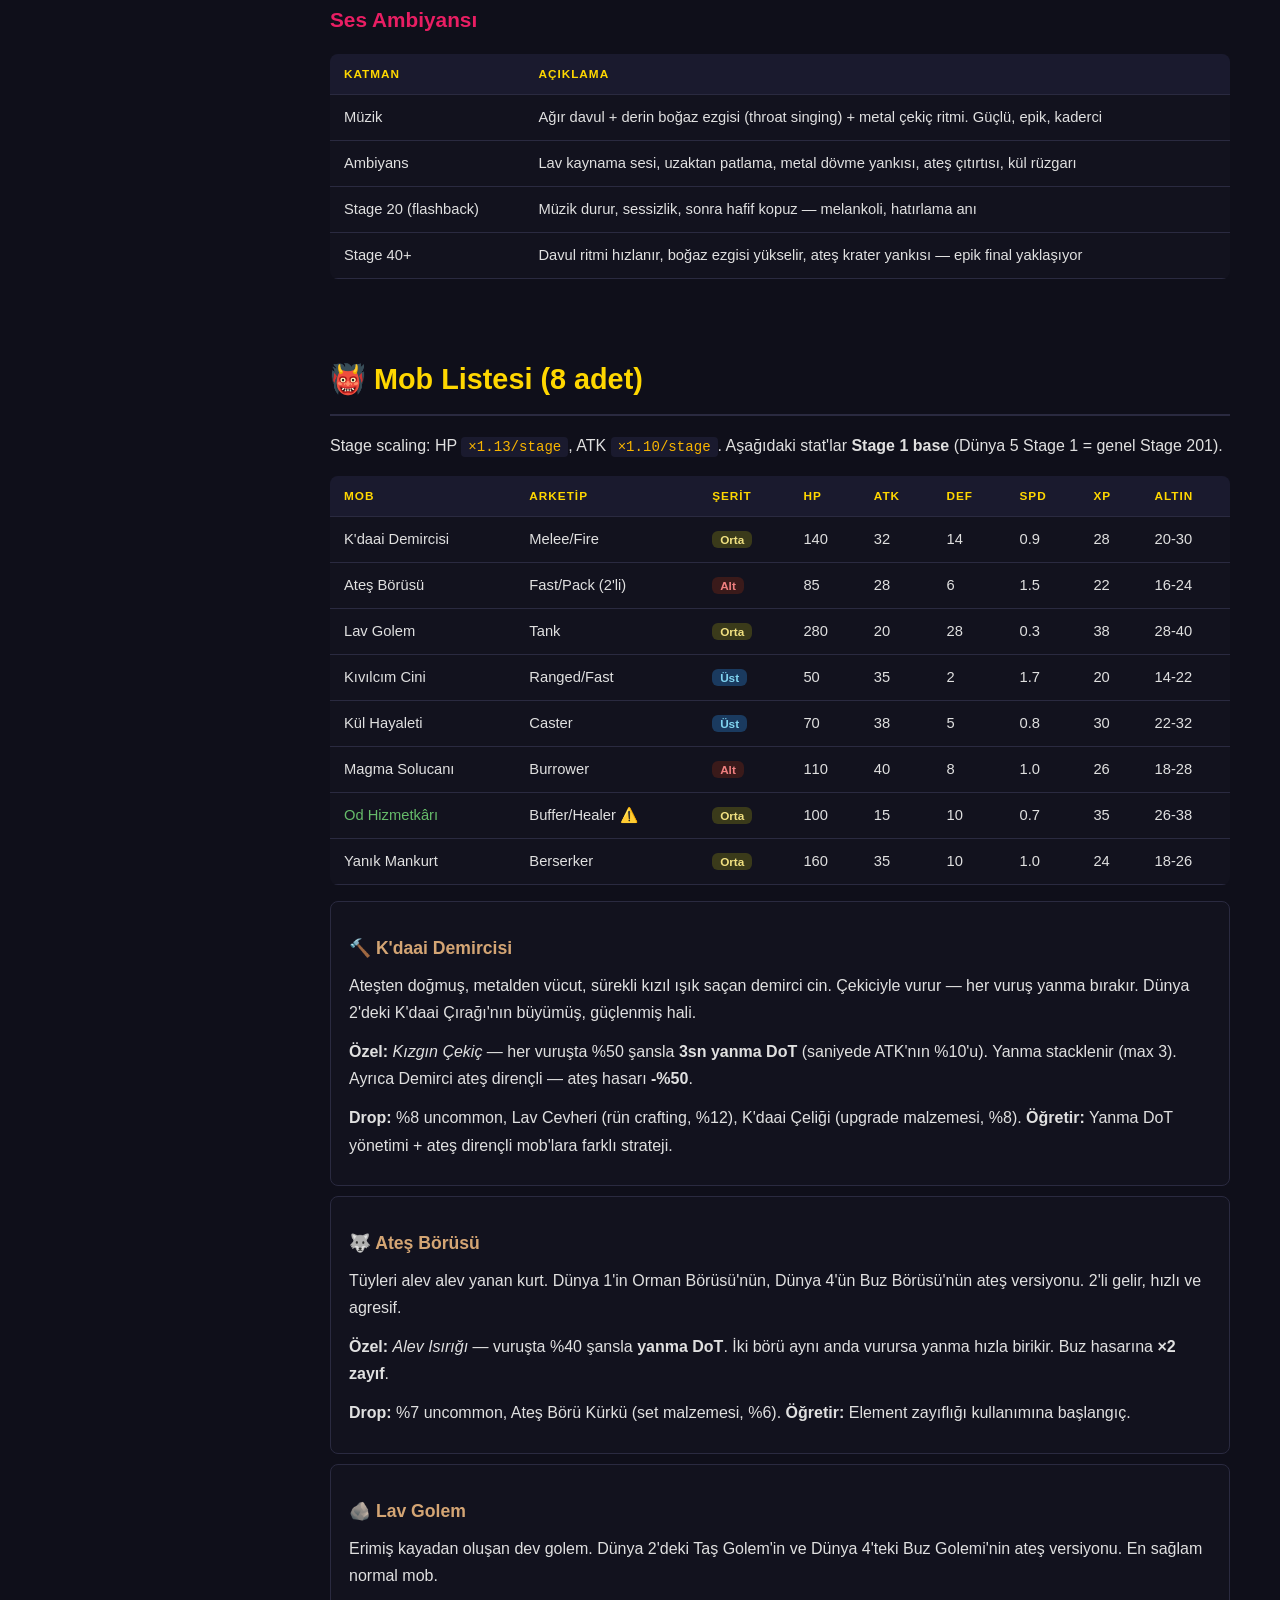
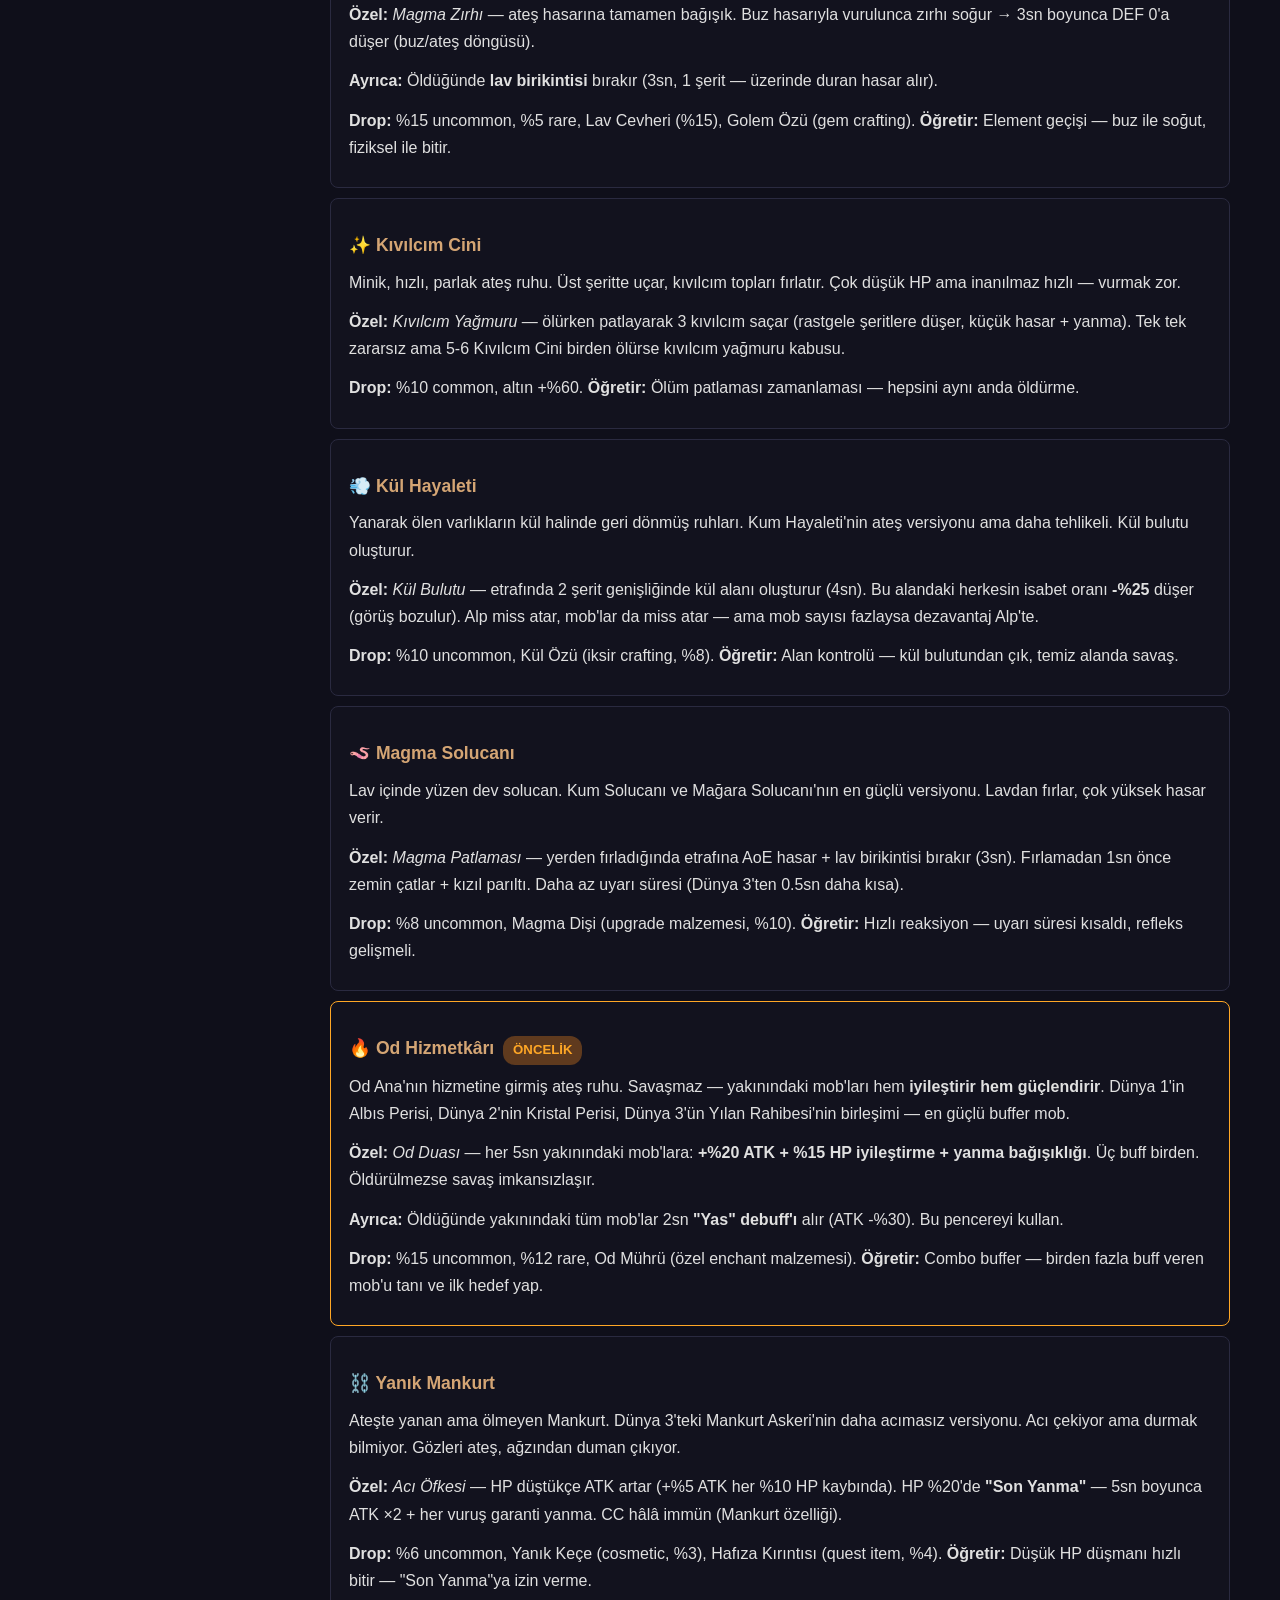
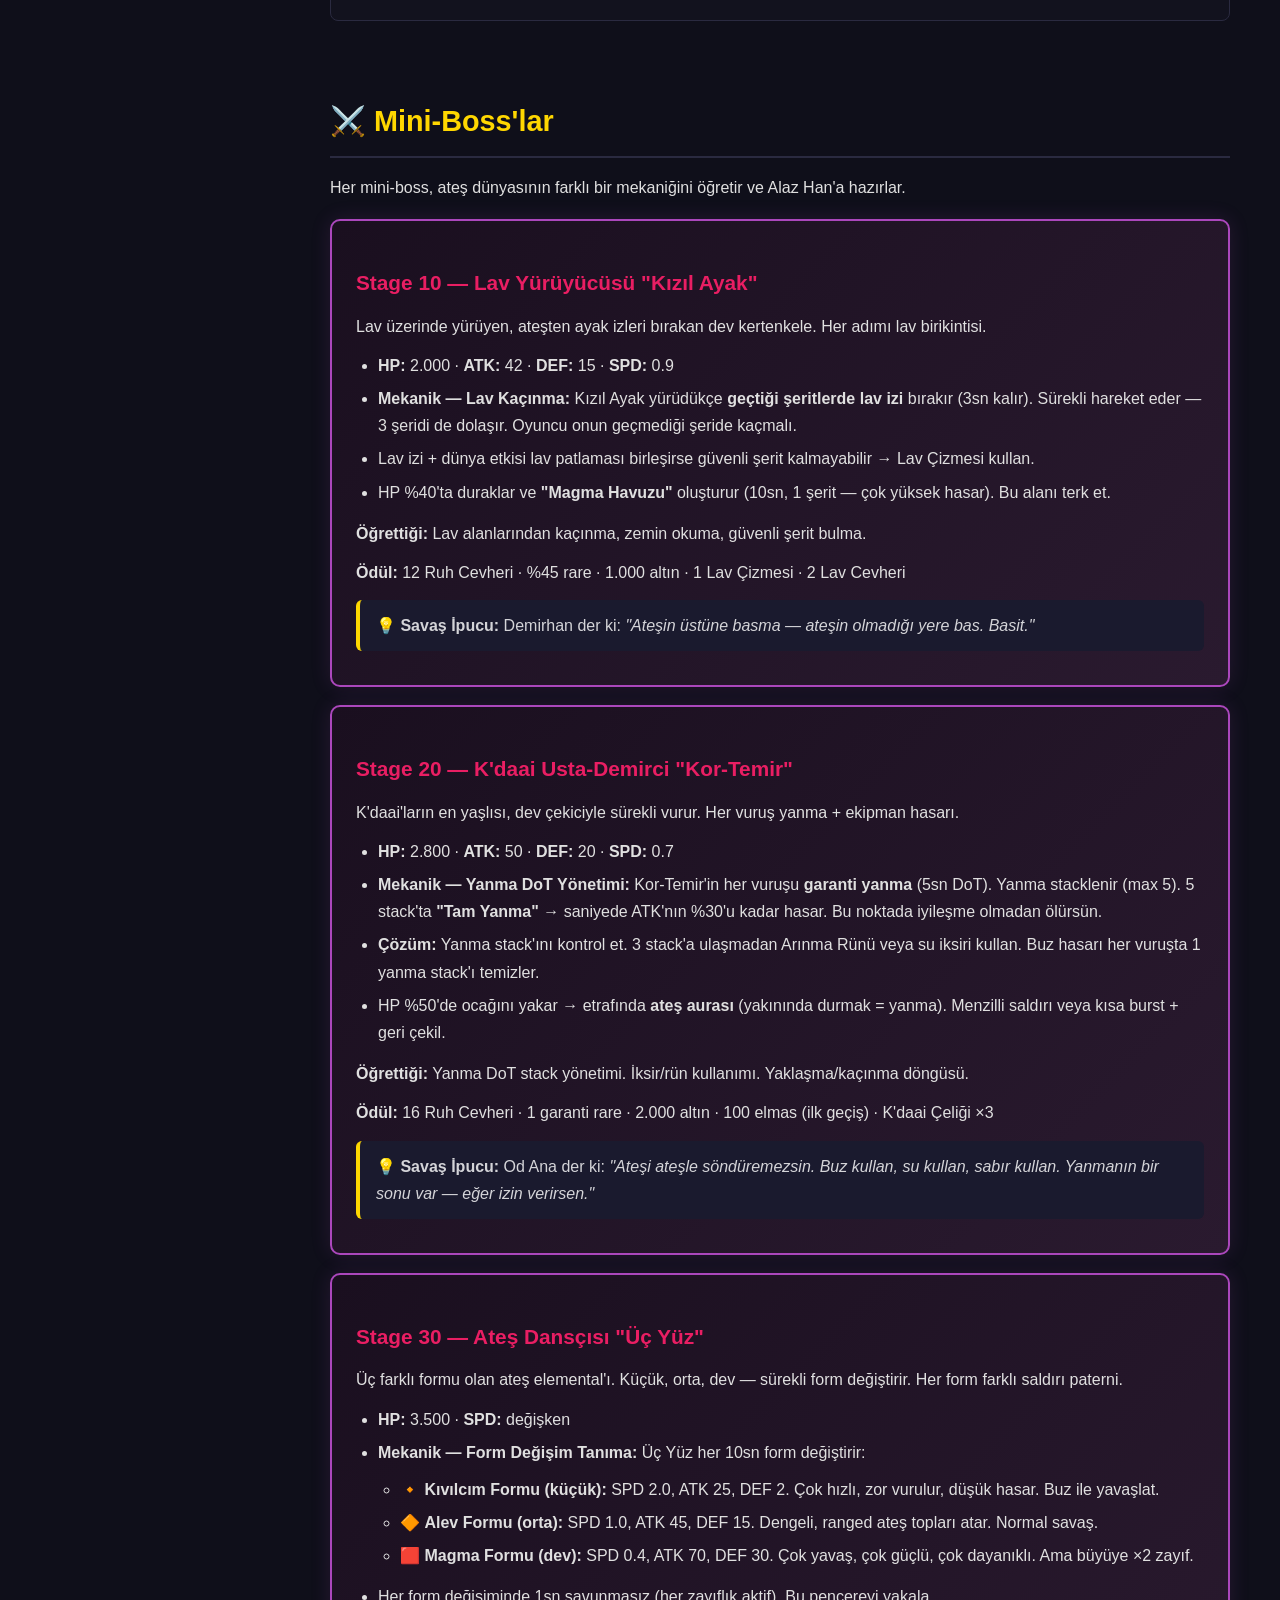
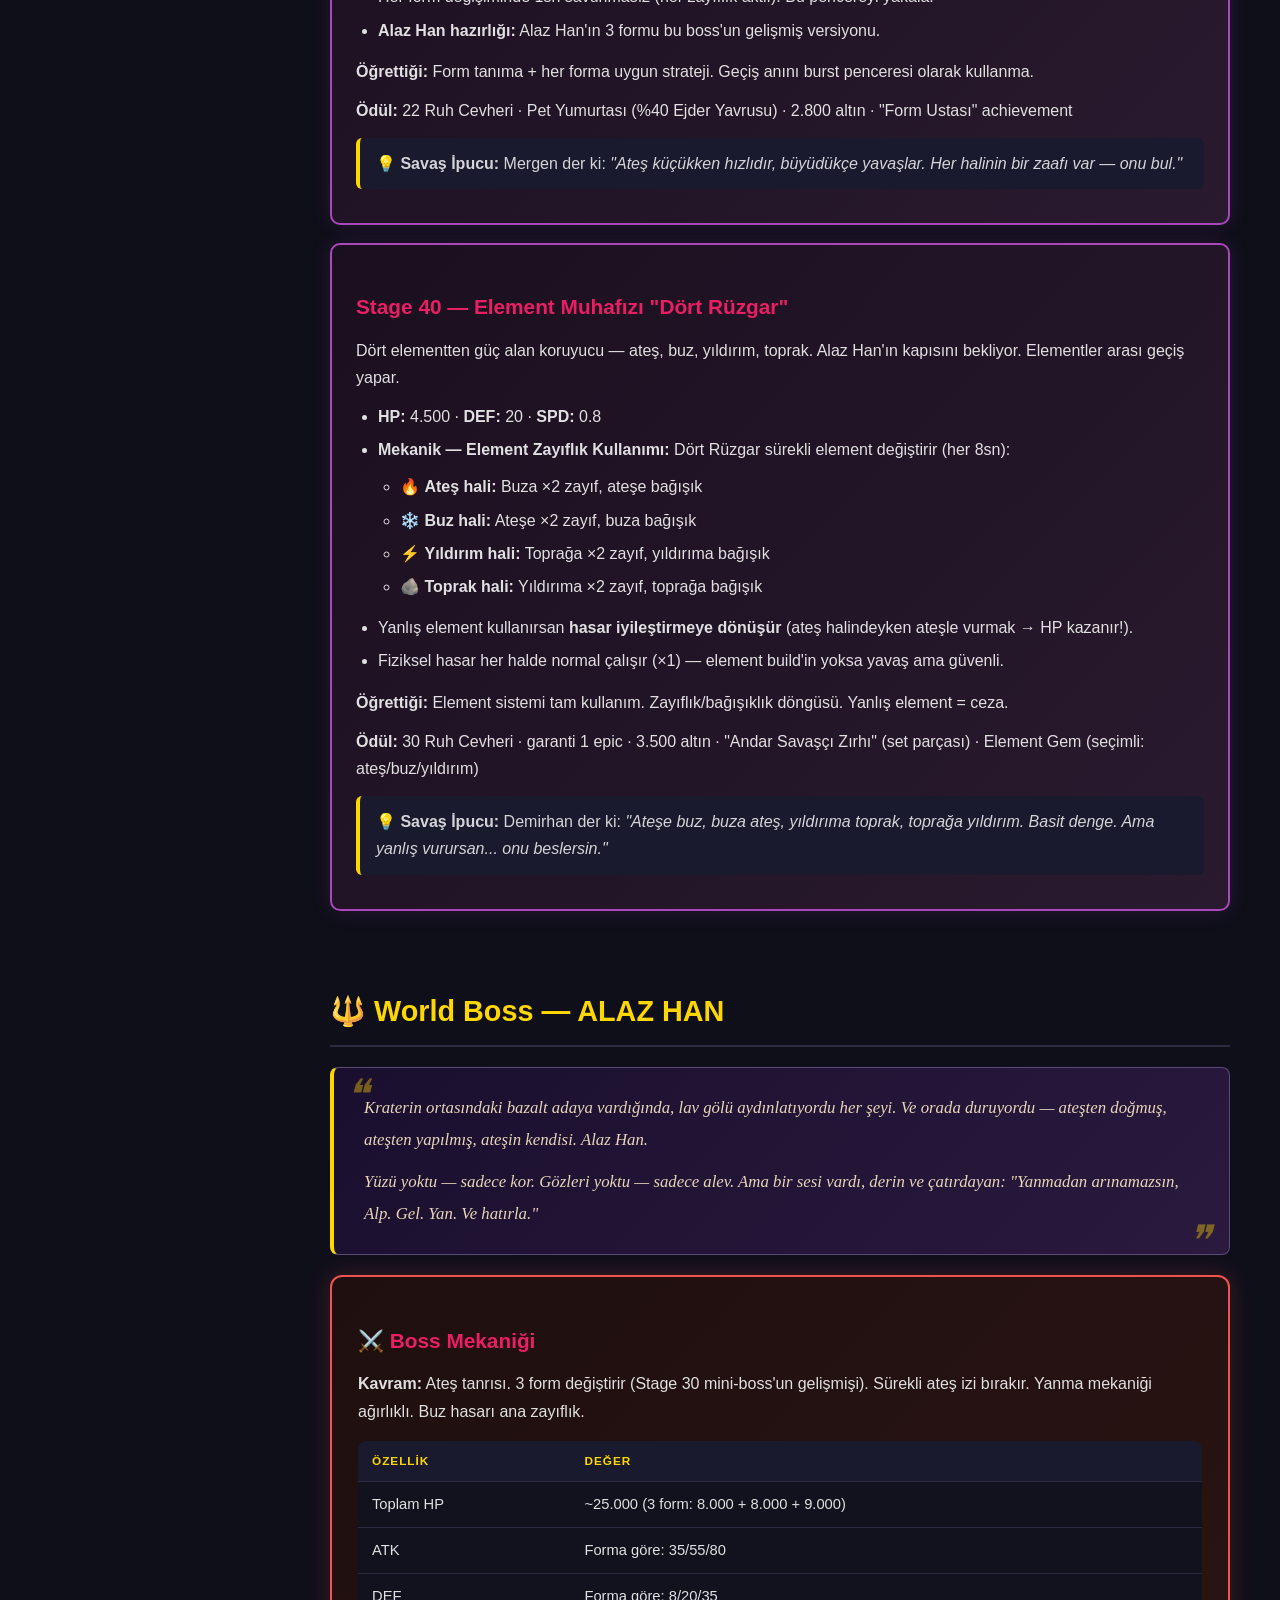
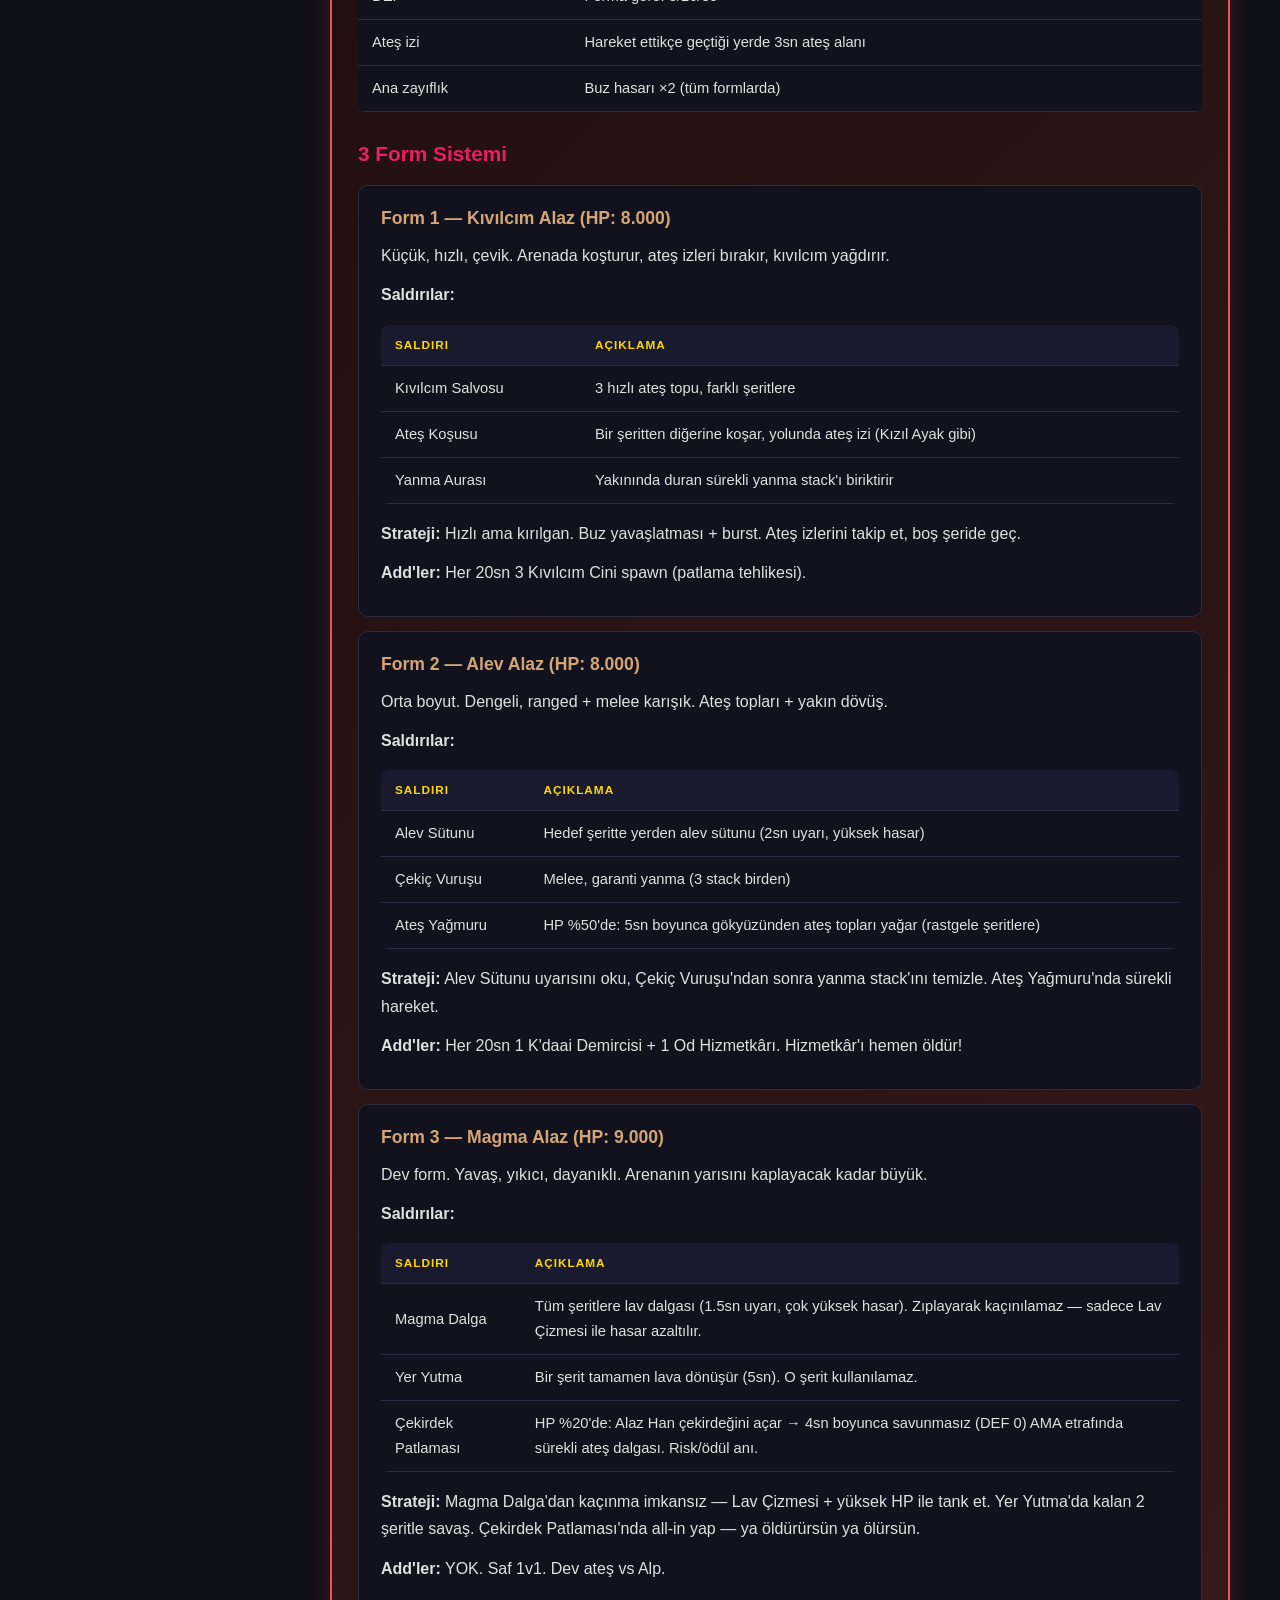
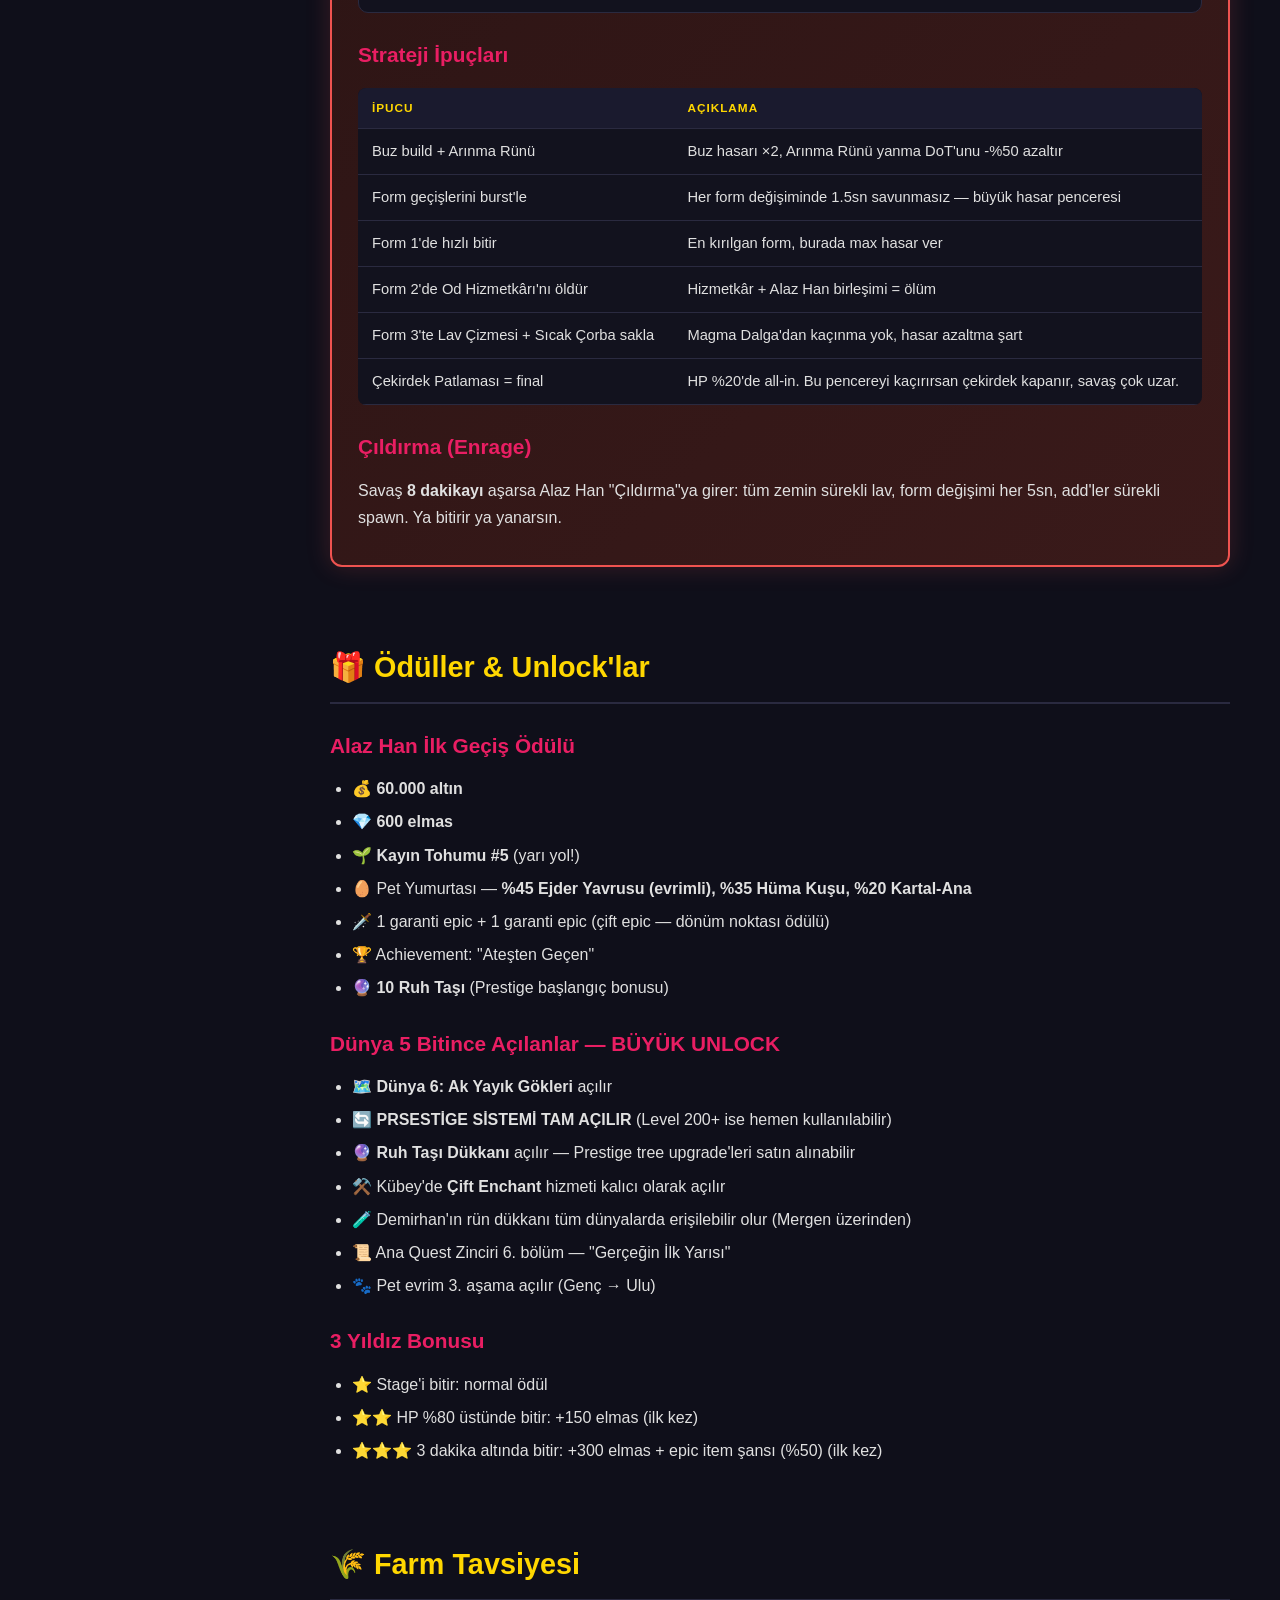
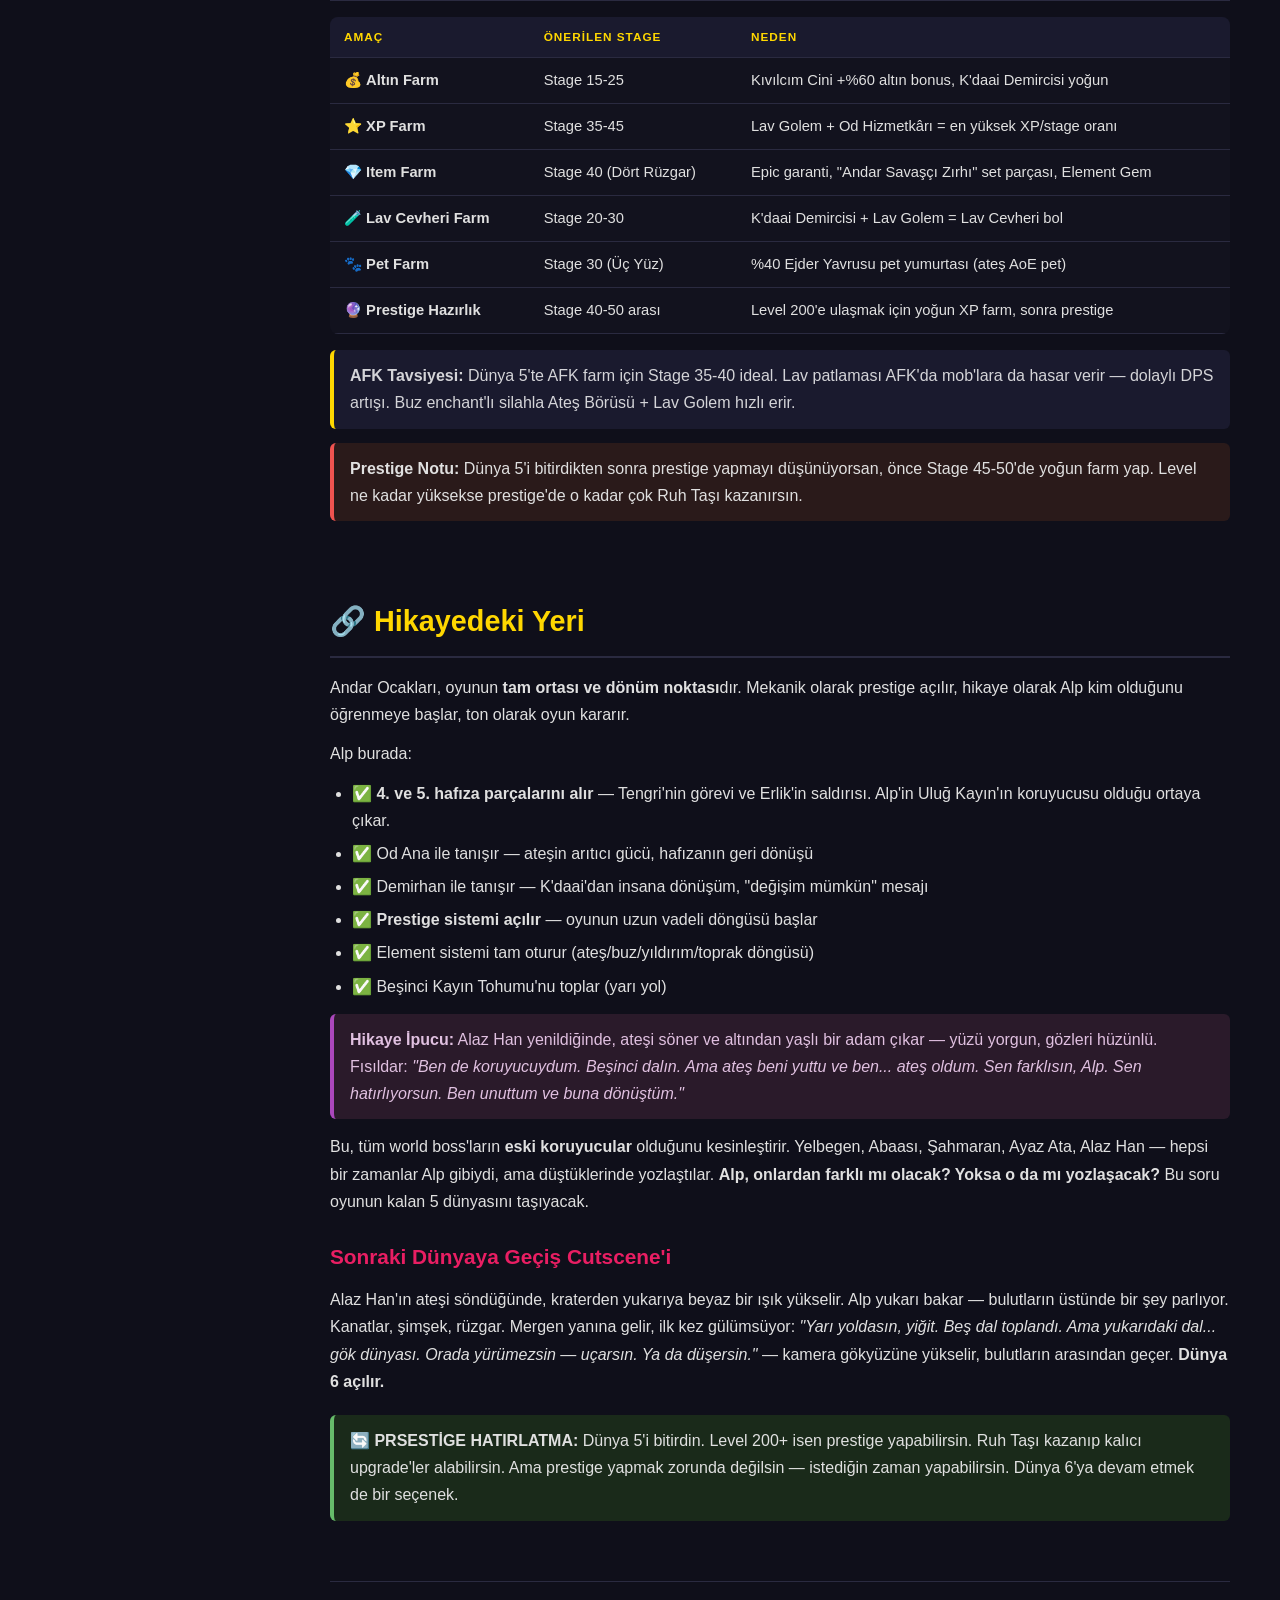
<file: taslaklar/world-5-andar-ocaklari.html>
<!DOCTYPE html>
<html lang="tr">
<head>
<meta charset="UTF-8">
<meta name="viewport" content="width=device-width, initial-scale=1.0">
<title>Dünya 5: Andar Ocakları | ALP Wiki</title>
<link rel="stylesheet" href="shared.css">
</head>
<body>
<div class="layout">
<aside class="sidebar">
<div class="sidebar-logo"><h1>⚔️ ALP</h1><div class="version">Uluğ Kayın'ın Düşüşü</div></div>
<nav>
<div class="nav-section">ANA</div>
<a href="index.html">🏠 Ana Sayfa</a>
<a href="systems.html">⚙️ Sistemler</a>
<a href="story.html">📖 Hikaye & NPC'ler</a>
<a href="sequels.html">🔮 Oyun 2 & 3</a>

<div class="nav-section">DÜNYALAR</div>
<a href="world-1-kayin-vadisi.html">🌲 1. Kayın Vadisi</a>
<a href="world-2-kor-magaralar.html">🕳️ 2. Kör Mağaralar</a>
<a href="world-3-sarikum-denizi.html">🏜️ 3. Sarıkum Denizi</a>
<a href="world-4-ayaz-doruk.html">❄️ 4. Ayaz Doruk</a>
<a href="world-5-andar-ocaklari.html" class="active">🔥 5. Andar Ocakları</a>
<a href="world-6-ak-yayik-gokleri.html">☁️ 6. Ak Yayık Gökleri</a>
<a href="world-7-yutpa-derinlikleri.html">🌊 7. Yutpa Derinlikleri</a>
<a href="world-8-toybodim-nehri.html">⚰️ 8. Toybodım Nehri</a>
<a href="world-9-kara-demir-sarayi.html">👑 9. Kara Demir Sarayı</a>
<a href="world-10-bosluk-tengiz.html">🌌 10. Boşluk Tengiz</a>

<div class="nav-section">BU SAYFA</div>
<a href="#story">🎬 Hikaye</a>
<a href="#world-effect">🔥 Dünya Etkisi</a>
<a href="#npcs">👤 NPC'ler</a>
<a href="#env">🌋 Ortam</a>
<a href="#mobs">👹 Mob Listesi</a>
<a href="#mini-bosses">⚔️ Mini-Boss'lar</a>
<a href="#world-boss">🔱 Alaz Han</a>
<a href="#rewards">🎁 Ödüller</a>
<a href="#farm">🌾 Farm Tavsiyesi</a>
<a href="#lore-role">🔗 Hikayedeki Yeri</a>
</nav>
</aside>

<main class="main">
<h1 class="title">🔥 Dünya 5 — Andar Ocakları</h1>
<p class="subtitle">Volkan ateşi · Alp'in uyanışı · Prestige'in doğuşu · Beşinci Kayın Tohumu</p>

<div class="warn" style="border-color:#FFD700;background:#2a2a1a">
<b>⚠️ DÖNÜM NOKTASI:</b> Andar Ocakları oyunun orta noktasıdır. Burada üç büyük değişim olur: Alp geçmişini hatırlamaya başlar, Prestige sistemi açılır, oyunun tonu kararır. Her şey burada değişir.
</div>

<!-- ============================================================ -->
<!-- HİKAYE -->
<!-- ============================================================ -->
<section id="story">
<h2>🎬 Hikaye Kutusu</h2>
<div class="destan">
<p>Buzdan ateşe. Dağın zirvesinden kraterin içine. İlk adımda terini sildi, ikinci adımda nefesi kesildi, üçüncü adımda... hatırladı.</p>
<p>Bir an. Kısa, yakıcı, acı. Bir yüz — kendi yüzü. Ama farklı. Daha genç, daha umutlu, daha... tam. Ve o yüzün arkasında Uluğ Kayın'ın dalları. Ve dalların arasında bir söz: "Ben koruyacağım."</p>
<p>Alp dizlerinin üzerine çöktü. "Ben... sözümü tutamadım."</p>
</div>
<p>Andar Ocakları, Uluğ Kayın'ın beşinci dalının düştüğü yerdir. Dalın çarptığı yerde volkan uyandı — lav nehirleri, ateş çukurları, sürekli yanan kayalar. Burada K'daai ateş cinleri hüküm sürer, Od Ana'nın hizmetkârları ateşi besler ve Alaz Han — ateşin efendisi — her şeyi yakarak arıtmaya çalışır.</p>
<p>Ama Andar Ocakları sadece fiziksel ateş değil. Alp'in hafızası da burada <b>yanmaya</b> başlar — ve yanarak geri gelir.</p>
<div class="lore"><b>Alp'in Hafızası — BÜYÜK AÇILIM:</b> Bu dünyada <b>4. ve 5. hafıza parçaları</b> birlikte gelir:
<p style="margin-top:8px"><b>Stage 20 (4. parça):</b> Alp, Uluğ Kayın'ın dallarında duruyor. Etrafında başka savaşçılar var. Tengri'nin sesi: <i>"Sen Alp'sin. Ağacın koruyucusu. Bu senin görevin."</i> — Alp bir görev almıştı.</p>
<p><b>Stage 40 (5. parça):</b> Erlik'in yükselişi. Kökler karardı. Dallar kırıldı. Alp düşerken bağırıyor: <i>"Hayır!"</i> — ve uçuruma düşerken hafızası siliniyor. Bu, Dünya 1'deki uyanışın tam öncesi. <b>Alp, Uluğ Kayın'ın orijinal koruyucusu olduğunu artık biliyor.</b></p>
</div>
</section>

<!-- ============================================================ -->
<!-- DÜNYA ETKİSİ -->
<!-- ============================================================ -->
<section id="world-effect">
<h2>🔥 Dünya Etkisi — Lav Patlaması</h2>
<div class="warn">
<b>Andar Ocakları'nın özel savaş etkisi:</b> Her <b>20 saniyede</b> bir rastgele şeritte yerden <b>lav fışkırır</b> (2sn kalır). Lav alanındaki herkes (Alp + mob) saniyede yüksek hasar alır. 1.5sn önce o şerit turuncu yanar (uyarı).
</div>
<h3>Lav Patlaması Detayları</h3>
<table>
<tr><th>Özellik</th><th>Açıklama</th></tr>
<tr><td>Tetiklenme</td><td>Her 20sn, rastgele 1 şerit (bazen 2 şerit aynı anda)</td></tr>
<tr><td>Uyarı</td><td>1.5sn önce şerit turuncu-kırmızı parlar</td></tr>
<tr><td>Süre</td><td>2sn lav aktif (üzerindeysen saniyede ATK×0.8 hasar)</td></tr>
<tr><td>Etkilenenler</td><td>Alp + tüm mob'lar (boss dahil — lava düşürme stratejisi!)</td></tr>
<tr><td>Lav Çizmesi item</td><td>Stage 5'te Kübey'den alınır. Kullanınca 10sn lav hasarı -%80 (cooldown: 45sn)</td></tr>
<tr><td>Stage ilerledikçe</td><td>Stage 30+ → lav her 15sn. Stage 45+ → bazen 2 şerit aynı anda patlar</td></tr>
</table>
<div class="note"><b>Strateji:</b> Lav mob'lara da hasar verir! Mob'ları lav şeridine çekip bekleyerek "çevre hasarı" verebilirsin. Ateş direnci yüksek mob'lar (K'daai) lavdan az hasar alır — onları manuel öldür.</div>
</section>

<!-- ============================================================ -->
<!-- NPC'LER -->
<!-- ============================================================ -->
<section id="npcs">
<h2>👤 Bu Dünyanın NPC'leri</h2>

<div class="npc">
<div class="npc-header">
<div class="npc-avatar">🔨</div>
<div><div class="npc-name">Demirci Kübey</div><div class="npc-role">Ekipman / Upgrade NPC (Sabit)</div></div>
</div>
<p>Volkanın kenarında, lav nehrine bakan bir platformda. Burada <b>ateşe ihtiyacı yok</b> — doğa ocağını veriyor. Kübey ilk kez mutlu görünüyor.</p>
<div class="npc-quote">"Ah! Sonunda düzgün bir ocak! Buraya taşınacağım galiba. Ver silahını, yiğit — bu ateşte çelik şarkı söyler."</div>
<p><b>Özel:</b> Dünya 5'te Kübey <b>en güçlü haline</b> ulaşır:</p>
<table>
<tr><th>Yeni Hizmet</th><th>Açıklama</th></tr>
<tr><td>Lav Çizmesi</td><td>250 altın — lav hasarı azaltma item'ı</td></tr>
<tr><td>Volkan Çeliği Upgrade</td><td>+15 üzeri upgrade başarı şansı +%10 (sadece burada)</td></tr>
<tr><td>Ateş Rünü</td><td>Silaha kalıcı ateş hasarı ekler (5 Lav Cevheri + 2.000 altın)</td></tr>
<tr><td>Çift Enchant</td><td>İlk kez: bir item'a 2 enchant uygulanabilir (10 Ruh Cevheri)</td></tr>
</table>
</div>

<div class="npc">
<div class="npc-header">
<div class="npc-avatar">📜</div>
<div><div class="npc-name">Gezgin Bilge Mergen</div><div class="npc-role">Anlatıcı / Quest Veren (Sabit)</div></div>
</div>
<p>Volkanın eteklerinde, lavdan güvenli bir kayalığın üstünde. Gözleri farklı — ilk kez ciddi, ilk kez gülmüyor.</p>
<div class="npc-quote">"Beş dal kırıldı, beş tohum topladın. Ama bu dalda farklı bir şey olacak. Hatırlayacaksın, yiğit. Ve hatırlamak... acıtabilir."</div>
<p><b>Rolü:</b> 1 ana quest ("Alaz Han'ın Ateşini Söndür") + 2 yan quest + 1 <b>Prestige bilgilendirme quest'i</b> verir.</p>
<p><b>Yan Quest'ler:</b></p>
<table>
<tr><th>Quest</th><th>Görev</th><th>Ödül</th></tr>
<tr><td>Ateş Danssı</td><td>Lav patlamasından 10 kez hasar almadan kaçın (tek savaşta)</td><td>1.500 altın + "Lav Dansçısı" cosmetic title</td></tr>
<tr><td>K'daai Ustası</td><td>20 K'daai Demircisi'ni lav alanında öldür (çevre hasarıyla)</td><td>8 Ruh Cevheri + epic item şansı (%25)</td></tr>
</table>
<p><b>Prestige Quest'i:</b> "Yeniden Doğuş" — Stage 25'i geçince Mergen çağırır. Prestige sistemini anlatır, Ruh Taşı'nın ne olduğunu açıklar. Quest ödülü: 5 Ruh Taşı (başlangıç hediyesi).</p>
</div>

<div class="npc">
<div class="npc-header">
<div class="npc-avatar">🔥</div>
<div><div class="npc-name">Od Ana</div><div class="npc-role">Dünya 5 Özel — Ateş Tanrıçası / Şifa NPC</div></div>
</div>
<p>Volkanın kalbindeki bir mağarada yaşayan ateş tanrıçası. Genç görünüşlü ama gözleri eski — binlerce yıllık. Saçları alev, teni bakır, sesi sıcak. Türk mitolojisinde ocağın ve evin koruyucusu — burada Alp'e şifa ve yol gösterir.</p>
<div class="npc-quote">"Ateş yakar ama ateş arıtır da. Hatıralar acıtır ama onlar olmadan sen yoksun. Gel, ateşimin yanına otur. Hatırla. Ben buradayım."</div>
<p><b>Rolü:</b> Hikaye NPC'si + şifa NPC'si. Od Ana, Alp'in hafıza flashback'lerini <b>tetikler ve yorumlar</b>. Stage 20'de ve 40'ta Alp Od Ana'nın ateşinin başında oturarak hafızasını geri kazanır.</p>
<p><b>Mekanik katkısı:</b></p>
<table>
<tr><th>Hizmet</th><th>Açıklama</th></tr>
<tr><td>Ateş Şifası</td><td>Ücretsiz tam HP yenileme (günde 3 kez) — Dünya 5'e özel</td></tr>
<tr><td>"Od Ana'nın Sıcaklığı" buff</td><td>Ziyaret sonrası 1 saat: ateş hasarı +%20, soğuk direnci +%20</td></tr>
<tr><td>Hafıza Yorumu</td><td>Her flashback sonrası Od Ana ile konuşarak anlamı öğren</td></tr>
</table>
</div>

<div class="npc">
<div class="npc-header">
<div class="npc-avatar">⚱️</div>
<div><div class="npc-name">Körük-Er Demirhan</div><div class="npc-role">Dünya 5 Özel — K'daai Dönmesi / Rün Ustası</div></div>
</div>
<p>Bir zamanlar K'daai ateş cini olan, ama Od Ana'nın yardımıyla "insanlaşmış" varlık. Teni hâlâ kızıl parıltılı, gözleri kor ateşi, elleri yanmış ama becerikli. Lav nehrine bakan bir platformda rün oyma işi yapıyor.</p>
<div class="npc-quote">"Ben ateştim, şimdi ateşi şekillendiriyorum. Dönüşüm mümkün, yiğit. Senin için de, benim için de, herkes için de."</div>
<p><b>Rolü:</b> Rün crafting uzmanı. Dünya 5'te ilk kez <b>Rün Sistemi</b> tam açılır. Demirhan özel rünler üretir:</p>
<table>
<tr><th>Rün</th><th>Maliyet</th><th>Etki</th></tr>
<tr><td>Alev Rünü</td><td>3 Lav Cevheri + 1.000 altın</td><td>Silaha %10 ateş hasarı ekler</td></tr>
<tr><td>Arınma Rünü</td><td>5 Lav Cevheri + 3 Ruh Cevheri</td><td>Yanma DoT süresini -%50 azaltır</td></tr>
<tr><td>Yeniden Doğuş Rünü</td><td>10 Ruh Taşı</td><td>Prestige sonrası ilk 50 level ×2 XP</td></tr>
<tr><td>Od Ana'nın Mührü</td><td>8 Lav Cevheri + 5 Ruh Cevheri</td><td>Ateş hasarı +%25, yanma bağışıklığı</td></tr>
</table>
</div>
</section>

<!-- ============================================================ -->
<!-- ORTAM -->
<!-- ============================================================ -->
<section id="env">
<h2>🌋 Ortam & Atmosfer</h2>

<h3>Parallax Arka Plan (3 Katman)</h3>
<table>
<tr><th>Katman</th><th>Açıklama</th></tr>
<tr><td><b>Uzak</b></td><td>Kızıl-turuncu gökyüzü, aktif volkan silüeti (duman + kıvılcım), uzakta lav akıntıları, kül bulutları</td></tr>
<tr><td><b>Orta</b></td><td>Siyah bazalt kayalıklar, lav nehirleri (akan efekt), ateş çukurları, duman sütunları, K'daai ocakları</td></tr>
<tr><td><b>Yakın</b></td><td>Çatlamış kızıl zemin, küçük ateş parçacıkları, kıvılcım yağmuru, kül döküntüsü, ara sıra lav baloncuğu</td></tr>
</table>

<h3>Stage Bölgeleri (Görsel Değişim)</h3>
<table>
<tr><th>Stage</th><th>Bölge</th><th>Görsel</th></tr>
<tr><td>1-15</td><td>Volkan Etekleri</td><td>Siyah kayalar, ince lav damarları, kül ormanı (yanmış ağaç gövdeleri), duman</td></tr>
<tr><td>16-35</td><td>K'daai Ocakları</td><td>Dev demirci ocakları, metal dövme sesleri, erimiş metal nehirleri, kızıl ışık</td></tr>
<tr><td>36-50</td><td>Alaz Han'ın Tahtı</td><td>Volkan krateri içi, lav gölü ortasındaki bazalt ada, sürekli ateş yağmuru, gökyüzü tamamen kızıl</td></tr>
</table>

<h3>Hava Durumu</h3>
<table>
<tr><th>Efekt</th><th>Stage</th><th>Açıklama</th></tr>
<tr><td>🌋 Kül yağmuru</td><td>Default</td><td>Sürekli kül düşer, görsel atmosfer</td></tr>
<tr><td>🔥 Ateş yağmuru</td><td>Stage 25+</td><td>Rastgele (her 5 stage'de 1). Gökyüzünden ateş topları düşer, rastgele şeritlere küçük hasar</td></tr>
<tr><td>💥 Volkan patlaması</td><td>Stage 45+</td><td>Ekran sallanır, lav patlamaları sıklaşır, 3 şerit aynı anda tehlikede olabilir</td></tr>
</table>

<h3>Ses Ambiyansı</h3>
<table>
<tr><th>Katman</th><th>Açıklama</th></tr>
<tr><td>Müzik</td><td>Ağır davul + derin boğaz ezgisi (throat singing) + metal çekiç ritmi. Güçlü, epik, kaderci</td></tr>
<tr><td>Ambiyans</td><td>Lav kaynama sesi, uzaktan patlama, metal dövme yankısı, ateş çıtırtısı, kül rüzgarı</td></tr>
<tr><td>Stage 20 (flashback)</td><td>Müzik durur, sessizlik, sonra hafif kopuz — melankoli, hatırlama anı</td></tr>
<tr><td>Stage 40+</td><td>Davul ritmi hızlanır, boğaz ezgisi yükselir, ateş krater yankısı — epik final yaklaşıyor</td></tr>
</table>
</section>

<!-- ============================================================ -->
<!-- MOB LİSTESİ -->
<!-- ============================================================ -->
<section id="mobs">
<h2>👹 Mob Listesi (8 adet)</h2>
<p>Stage scaling: HP <code>×1.13/stage</code>, ATK <code>×1.10/stage</code>. Aşağıdaki stat'lar <b>Stage 1 base</b> (Dünya 5 Stage 1 = genel Stage 201).</p>

<table>
<tr><th>Mob</th><th>Arketip</th><th>Şerit</th><th>HP</th><th>ATK</th><th>DEF</th><th>SPD</th><th>XP</th><th>Altın</th></tr>
<tr><td>K'daai Demircisi</td><td>Melee/Fire</td><td><span class="lane-orta">Orta</span></td><td>140</td><td>32</td><td>14</td><td>0.9</td><td>28</td><td>20-30</td></tr>
<tr><td>Ateş Börüsü</td><td>Fast/Pack (2'li)</td><td><span class="lane-alt">Alt</span></td><td>85</td><td>28</td><td>6</td><td>1.5</td><td>22</td><td>16-24</td></tr>
<tr><td>Lav Golem</td><td>Tank</td><td><span class="lane-orta">Orta</span></td><td>280</td><td>20</td><td>28</td><td>0.3</td><td>38</td><td>28-40</td></tr>
<tr><td>Kıvılcım Cini</td><td>Ranged/Fast</td><td><span class="lane-ust">Üst</span></td><td>50</td><td>35</td><td>2</td><td>1.7</td><td>20</td><td>14-22</td></tr>
<tr><td>Kül Hayaleti</td><td>Caster</td><td><span class="lane-ust">Üst</span></td><td>70</td><td>38</td><td>5</td><td>0.8</td><td>30</td><td>22-32</td></tr>
<tr><td>Magma Solucanı</td><td>Burrower</td><td><span class="lane-alt">Alt</span></td><td>110</td><td>40</td><td>8</td><td>1.0</td><td>26</td><td>18-28</td></tr>
<tr><td class="r-uncommon">Od Hizmetkârı</td><td>Buffer/Healer ⚠️</td><td><span class="lane-orta">Orta</span></td><td>100</td><td>15</td><td>10</td><td>0.7</td><td>35</td><td>26-38</td></tr>
<tr><td>Yanık Mankurt</td><td>Berserker</td><td><span class="lane-orta">Orta</span></td><td>160</td><td>35</td><td>10</td><td>1.0</td><td>24</td><td>18-26</td></tr>
</table>

<div class="mob-card">
<h4>🔨 K'daai Demircisi</h4>
<p>Ateşten doğmuş, metalden vücut, sürekli kızıl ışık saçan demirci cin. Çekiciyle vurur — her vuruş yanma bırakır. Dünya 2'deki K'daai Çırağı'nın büyümüş, güçlenmiş hali.</p>
<p><b>Özel:</b> <i>Kızgın Çekiç</i> — her vuruşta %50 şansla <b>3sn yanma DoT</b> (saniyede ATK'nın %10'u). Yanma stacklenir (max 3). Ayrıca Demirci ateş dirençli — ateş hasarı <b>-%50</b>.</p>
<p><b>Drop:</b> %8 uncommon, Lav Cevheri (rün crafting, %12), K'daai Çeliği (upgrade malzemesi, %8). <b>Öğretir:</b> Yanma DoT yönetimi + ateş dirençli mob'lara farklı strateji.</p>
</div>

<div class="mob-card">
<h4>🐺 Ateş Börüsü</h4>
<p>Tüyleri alev alev yanan kurt. Dünya 1'in Orman Börüsü'nün, Dünya 4'ün Buz Börüsü'nün ateş versiyonu. 2'li gelir, hızlı ve agresif.</p>
<p><b>Özel:</b> <i>Alev Isırığı</i> — vuruşta %40 şansla <b>yanma DoT</b>. İki börü aynı anda vurursa yanma hızla birikir. Buz hasarına <b>×2 zayıf</b>.</p>
<p><b>Drop:</b> %7 uncommon, Ateş Börü Kürkü (set malzemesi, %6). <b>Öğretir:</b> Element zayıflığı kullanımına başlangıç.</p>
</div>

<div class="mob-card">
<h4>🪨 Lav Golem</h4>
<p>Erimiş kayadan oluşan dev golem. Dünya 2'deki Taş Golem'in ve Dünya 4'teki Buz Golemi'nin ateş versiyonu. En sağlam normal mob.</p>
<p><b>Özel:</b> <i>Magma Zırhı</i> — ateş hasarına tamamen bağışık. Buz hasarıyla vurulunca zırhı soğur → 3sn boyunca DEF 0'a düşer (buz/ateş döngüsü).</p>
<p><b>Ayrıca:</b> Öldüğünde <b>lav birikintisi</b> bırakır (3sn, 1 şerit — üzerinde duran hasar alır).</p>
<p><b>Drop:</b> %15 uncommon, %5 rare, Lav Cevheri (%15), Golem Özü (gem crafting). <b>Öğretir:</b> Element geçişi — buz ile soğut, fiziksel ile bitir.</p>
</div>

<div class="mob-card">
<h4>✨ Kıvılcım Cini</h4>
<p>Minik, hızlı, parlak ateş ruhu. Üst şeritte uçar, kıvılcım topları fırlatır. Çok düşük HP ama inanılmaz hızlı — vurmak zor.</p>
<p><b>Özel:</b> <i>Kıvılcım Yağmuru</i> — ölürken patlayarak 3 kıvılcım saçar (rastgele şeritlere düşer, küçük hasar + yanma). Tek tek zararsız ama 5-6 Kıvılcım Cini birden ölürse kıvılcım yağmuru kabusu.</p>
<p><b>Drop:</b> %10 common, altın +%60. <b>Öğretir:</b> Ölüm patlaması zamanlaması — hepsini aynı anda öldürme.</p>
</div>

<div class="mob-card">
<h4>💨 Kül Hayaleti</h4>
<p>Yanarak ölen varlıkların kül halinde geri dönmüş ruhları. Kum Hayaleti'nin ateş versiyonu ama daha tehlikeli. Kül bulutu oluşturur.</p>
<p><b>Özel:</b> <i>Kül Bulutu</i> — etrafında 2 şerit genişliğinde kül alanı oluşturur (4sn). Bu alandaki herkesin isabet oranı <b>-%25</b> düşer (görüş bozulur). Alp miss atar, mob'lar da miss atar — ama mob sayısı fazlaysa dezavantaj Alp'te.</p>
<p><b>Drop:</b> %10 uncommon, Kül Özü (iksir crafting, %8). <b>Öğretir:</b> Alan kontrolü — kül bulutundan çık, temiz alanda savaş.</p>
</div>

<div class="mob-card">
<h4>🪱 Magma Solucanı</h4>
<p>Lav içinde yüzen dev solucan. Kum Solucanı ve Mağara Solucanı'nın en güçlü versiyonu. Lavdan fırlar, çok yüksek hasar verir.</p>
<p><b>Özel:</b> <i>Magma Patlaması</i> — yerden fırladığında etrafına AoE hasar + lav birikintisi bırakır (3sn). Fırlamadan 1sn önce zemin çatlar + kızıl parıltı. Daha az uyarı süresi (Dünya 3'ten 0.5sn daha kısa).</p>
<p><b>Drop:</b> %8 uncommon, Magma Dişi (upgrade malzemesi, %10). <b>Öğretir:</b> Hızlı reaksiyon — uyarı süresi kısaldı, refleks gelişmeli.</p>
</div>

<div class="mob-card" style="border-color:#ffa726">
<h4>🔥 Od Hizmetkârı <span class="badge" style="background:#5f3a1e;color:#ffa726">ÖNCELİK</span></h4>
<p>Od Ana'nın hizmetine girmiş ateş ruhu. Savaşmaz — yakınındaki mob'ları hem <b>iyileştirir hem güçlendirir</b>. Dünya 1'in Albıs Perisi, Dünya 2'nin Kristal Perisi, Dünya 3'ün Yılan Rahibesi'nin birleşimi — en güçlü buffer mob.</p>
<p><b>Özel:</b> <i>Od Duası</i> — her 5sn yakınındaki mob'lara: <b>+%20 ATK + %15 HP iyileştirme + yanma bağışıklığı</b>. Üç buff birden. Öldürülmezse savaş imkansızlaşır.</p>
<p><b>Ayrıca:</b> Öldüğünde yakınındaki tüm mob'lar 2sn <b>"Yas" debuff'ı</b> alır (ATK -%30). Bu pencereyi kullan.</p>
<p><b>Drop:</b> %15 uncommon, %12 rare, Od Mührü (özel enchant malzemesi). <b>Öğretir:</b> Combo buffer — birden fazla buff veren mob'u tanı ve ilk hedef yap.</p>
</div>

<div class="mob-card">
<h4>⛓️ Yanık Mankurt</h4>
<p>Ateşte yanan ama ölmeyen Mankurt. Dünya 3'teki Mankurt Askeri'nin daha acımasız versiyonu. Acı çekiyor ama durmak bilmiyor. Gözleri ateş, ağzından duman çıkıyor.</p>
<p><b>Özel:</b> <i>Acı Öfkesi</i> — HP düştükçe ATK artar (+%5 ATK her %10 HP kaybında). HP %20'de <b>"Son Yanma"</b> — 5sn boyunca ATK ×2 + her vuruş garanti yanma. CC hâlâ immün (Mankurt özelliği).</p>
<p><b>Drop:</b> %6 uncommon, Yanık Keçe (cosmetic, %3), Hafıza Kırıntısı (quest item, %4). <b>Öğretir:</b> Düşük HP düşmanı hızlı bitir — "Son Yanma"ya izin verme.</p>
</div>
</section>

<!-- ============================================================ -->
<!-- MİNİ-BOSS'LAR -->
<!-- ============================================================ -->
<section id="mini-bosses">
<h2>⚔️ Mini-Boss'lar</h2>
<p>Her mini-boss, ateş dünyasının farklı bir mekaniğini öğretir ve Alaz Han'a hazırlar.</p>

<div class="boss-card">
<h3>Stage 10 — Lav Yürüyücüsü "Kızıl Ayak"</h3>
<p>Lav üzerinde yürüyen, ateşten ayak izleri bırakan dev kertenkele. Her adımı lav birikintisi.</p>
<ul>
<li><b>HP:</b> 2.000 · <b>ATK:</b> 42 · <b>DEF:</b> 15 · <b>SPD:</b> 0.9</li>
<li><b>Mekanik — Lav Kaçınma:</b> Kızıl Ayak yürüdükçe <b>geçtiği şeritlerde lav izi</b> bırakır (3sn kalır). Sürekli hareket eder — 3 şeridi de dolaşır. Oyuncu onun geçmediği şeride kaçmalı.</li>
<li>Lav izi + dünya etkisi lav patlaması birleşirse güvenli şerit kalmayabilir → Lav Çizmesi kullan.</li>
<li>HP %40'ta duraklar ve <b>"Magma Havuzu"</b> oluşturur (10sn, 1 şerit — çok yüksek hasar). Bu alanı terk et.</li>
</ul>
<p><b>Öğrettiği:</b> Lav alanlarından kaçınma, zemin okuma, güvenli şerit bulma.</p>
<p><b>Ödül:</b> 12 Ruh Cevheri · %45 rare · 1.000 altın · 1 Lav Çizmesi · 2 Lav Cevheri</p>
<div class="note"><b>💡 Savaş İpucu:</b> Demirhan der ki: <i>"Ateşin üstüne basma — ateşin olmadığı yere bas. Basit."</i></div>
</div>

<div class="boss-card">
<h3>Stage 20 — K'daai Usta-Demirci "Kor-Temir"</h3>
<p>K'daai'ların en yaşlısı, dev çekiciyle sürekli vurur. Her vuruş yanma + ekipman hasarı.</p>
<ul>
<li><b>HP:</b> 2.800 · <b>ATK:</b> 50 · <b>DEF:</b> 20 · <b>SPD:</b> 0.7</li>
<li><b>Mekanik — Yanma DoT Yönetimi:</b> Kor-Temir'in her vuruşu <b>garanti yanma</b> (5sn DoT). Yanma stacklenir (max 5). 5 stack'ta <b>"Tam Yanma"</b> → saniyede ATK'nın %30'u kadar hasar. Bu noktada iyileşme olmadan ölürsün.</li>
<li><b>Çözüm:</b> Yanma stack'ını kontrol et. 3 stack'a ulaşmadan Arınma Rünü veya su iksiri kullan. Buz hasarı her vuruşta 1 yanma stack'ı temizler.</li>
<li>HP %50'de ocağını yakar → etrafında <b>ateş aurası</b> (yakınında durmak = yanma). Menzilli saldırı veya kısa burst + geri çekil.</li>
</ul>
<p><b>Öğrettiği:</b> Yanma DoT stack yönetimi. İksir/rün kullanımı. Yaklaşma/kaçınma döngüsü.</p>
<p><b>Ödül:</b> 16 Ruh Cevheri · 1 garanti rare · 2.000 altın · 100 elmas (ilk geçiş) · K'daai Çeliği ×3</p>
<div class="note"><b>💡 Savaş İpucu:</b> Od Ana der ki: <i>"Ateşi ateşle söndüremezsin. Buz kullan, su kullan, sabır kullan. Yanmanın bir sonu var — eğer izin verirsen."</i></div>
</div>

<div class="boss-card">
<h3>Stage 30 — Ateş Dansçısı "Üç Yüz"</h3>
<p>Üç farklı formu olan ateş elemental'ı. Küçük, orta, dev — sürekli form değiştirir. Her form farklı saldırı paterni.</p>
<ul>
<li><b>HP:</b> 3.500 · <b>SPD:</b> değişken</li>
<li><b>Mekanik — Form Değişim Tanıma:</b> Üç Yüz her 10sn form değiştirir:
<ul>
<li>🔸 <b>Kıvılcım Formu (küçük):</b> SPD 2.0, ATK 25, DEF 2. Çok hızlı, zor vurulur, düşük hasar. Buz ile yavaşlat.</li>
<li>🔶 <b>Alev Formu (orta):</b> SPD 1.0, ATK 45, DEF 15. Dengeli, ranged ateş topları atar. Normal savaş.</li>
<li>🟥 <b>Magma Formu (dev):</b> SPD 0.4, ATK 70, DEF 30. Çok yavaş, çok güçlü, çok dayanıklı. Ama büyüye ×2 zayıf.</li>
</ul></li>
<li>Her form değişiminde 1sn savunmasız (her zayıflık aktif). Bu pencereyi yakala.</li>
<li><b>Alaz Han hazırlığı:</b> Alaz Han'ın 3 formu bu boss'un gelişmiş versiyonu.</li>
</ul>
<p><b>Öğrettiği:</b> Form tanıma + her forma uygun strateji. Geçiş anını burst penceresi olarak kullanma.</p>
<p><b>Ödül:</b> 22 Ruh Cevheri · Pet Yumurtası (%40 Ejder Yavrusu) · 2.800 altın · "Form Ustası" achievement</p>
<div class="note"><b>💡 Savaş İpucu:</b> Mergen der ki: <i>"Ateş küçükken hızlıdır, büyüdükçe yavaşlar. Her halinin bir zaafı var — onu bul."</i></div>
</div>

<div class="boss-card">
<h3>Stage 40 — Element Muhafızı "Dört Rüzgar"</h3>
<p>Dört elementten güç alan koruyucu — ateş, buz, yıldırım, toprak. Alaz Han'ın kapısını bekliyor. Elementler arası geçiş yapar.</p>
<ul>
<li><b>HP:</b> 4.500 · <b>DEF:</b> 20 · <b>SPD:</b> 0.8</li>
<li><b>Mekanik — Element Zayıflık Kullanımı:</b> Dört Rüzgar sürekli element değiştirir (her 8sn):
<ul>
<li>🔥 <b>Ateş hali:</b> Buza ×2 zayıf, ateşe bağışık</li>
<li>❄️ <b>Buz hali:</b> Ateşe ×2 zayıf, buza bağışık</li>
<li>⚡ <b>Yıldırım hali:</b> Toprağa ×2 zayıf, yıldırıma bağışık</li>
<li>🪨 <b>Toprak hali:</b> Yıldırıma ×2 zayıf, toprağa bağışık</li>
</ul></li>
<li>Yanlış element kullanırsan <b>hasar iyileştirmeye dönüşür</b> (ateş halindeyken ateşle vurmak → HP kazanır!).</li>
<li>Fiziksel hasar her halde normal çalışır (×1) — element build'in yoksa yavaş ama güvenli.</li>
</ul>
<p><b>Öğrettiği:</b> Element sistemi tam kullanım. Zayıflık/bağışıklık döngüsü. Yanlış element = ceza.</p>
<p><b>Ödül:</b> 30 Ruh Cevheri · garanti 1 epic · 3.500 altın · "Andar Savaşçı Zırhı" (set parçası) · Element Gem (seçimli: ateş/buz/yıldırım)</p>
<div class="note"><b>💡 Savaş İpucu:</b> Demirhan der ki: <i>"Ateşe buz, buza ateş, yıldırıma toprak, toprağa yıldırım. Basit denge. Ama yanlış vurursan... onu beslersin."</i></div>
</div>
</section>

<!-- ============================================================ -->
<!-- WORLD BOSS -->
<!-- ============================================================ -->
<section id="world-boss">
<h2>🔱 World Boss — ALAZ HAN</h2>
<div class="destan">
<p>Kraterin ortasındaki bazalt adaya vardığında, lav gölü aydınlatıyordu her şeyi. Ve orada duruyordu — ateşten doğmuş, ateşten yapılmış, ateşin kendisi. Alaz Han.</p>
<p>Yüzü yoktu — sadece kor. Gözleri yoktu — sadece alev. Ama bir sesi vardı, derin ve çatırdayan: "Yanmadan arınamazsın, Alp. Gel. Yan. Ve hatırla."</p>
</div>

<div class="worldboss-card">
<h3>⚔️ Boss Mekaniği</h3>
<p><b>Kavram:</b> Ateş tanrısı. 3 form değiştirir (Stage 30 mini-boss'un gelişmişi). Sürekli ateş izi bırakır. Yanma mekaniği ağırlıklı. Buz hasarı ana zayıflık.</p>

<table>
<tr><th>Özellik</th><th>Değer</th></tr>
<tr><td>Toplam HP</td><td>~25.000 (3 form: 8.000 + 8.000 + 9.000)</td></tr>
<tr><td>ATK</td><td>Forma göre: 35/55/80</td></tr>
<tr><td>DEF</td><td>Forma göre: 8/20/35</td></tr>
<tr><td>Ateş izi</td><td>Hareket ettikçe geçtiği yerde 3sn ateş alanı</td></tr>
<tr><td>Ana zayıflık</td><td>Buz hasarı ×2 (tüm formlarda)</td></tr>
</table>

<h3>3 Form Sistemi</h3>

<div class="card">
<h4>Form 1 — Kıvılcım Alaz (HP: 8.000)</h4>
<p>Küçük, hızlı, çevik. Arenada koşturur, ateş izleri bırakır, kıvılcım yağdırır.</p>
<p><b>Saldırılar:</b></p>
<table>
<tr><th>Saldırı</th><th>Açıklama</th></tr>
<tr><td>Kıvılcım Salvosu</td><td>3 hızlı ateş topu, farklı şeritlere</td></tr>
<tr><td>Ateş Koşusu</td><td>Bir şeritten diğerine koşar, yolunda ateş izi (Kızıl Ayak gibi)</td></tr>
<tr><td>Yanma Aurası</td><td>Yakınında duran sürekli yanma stack'ı biriktirir</td></tr>
</table>
<p><b>Strateji:</b> Hızlı ama kırılgan. Buz yavaşlatması + burst. Ateş izlerini takip et, boş şeride geç.</p>
<p><b>Add'ler:</b> Her 20sn 3 Kıvılcım Cini spawn (patlama tehlikesi).</p>
</div>

<div class="card">
<h4>Form 2 — Alev Alaz (HP: 8.000)</h4>
<p>Orta boyut. Dengeli, ranged + melee karışık. Ateş topları + yakın dövüş.</p>
<p><b>Saldırılar:</b></p>
<table>
<tr><th>Saldırı</th><th>Açıklama</th></tr>
<tr><td>Alev Sütunu</td><td>Hedef şeritte yerden alev sütunu (2sn uyarı, yüksek hasar)</td></tr>
<tr><td>Çekiç Vuruşu</td><td>Melee, garanti yanma (3 stack birden)</td></tr>
<tr><td>Ateş Yağmuru</td><td>HP %50'de: 5sn boyunca gökyüzünden ateş topları yağar (rastgele şeritlere)</td></tr>
</table>
<p><b>Strateji:</b> Alev Sütunu uyarısını oku, Çekiç Vuruşu'ndan sonra yanma stack'ını temizle. Ateş Yağmuru'nda sürekli hareket.</p>
<p><b>Add'ler:</b> Her 20sn 1 K'daai Demircisi + 1 Od Hizmetkârı. Hizmetkâr'ı hemen öldür!</p>
</div>

<div class="card">
<h4>Form 3 — Magma Alaz (HP: 9.000)</h4>
<p>Dev form. Yavaş, yıkıcı, dayanıklı. Arenanın yarısını kaplayacak kadar büyük.</p>
<p><b>Saldırılar:</b></p>
<table>
<tr><th>Saldırı</th><th>Açıklama</th></tr>
<tr><td>Magma Dalga</td><td>Tüm şeritlere lav dalgası (1.5sn uyarı, çok yüksek hasar). Zıplayarak kaçınılamaz — sadece Lav Çizmesi ile hasar azaltılır.</td></tr>
<tr><td>Yer Yutma</td><td>Bir şerit tamamen lava dönüşür (5sn). O şerit kullanılamaz.</td></tr>
<tr><td>Çekirdek Patlaması</td><td>HP %20'de: Alaz Han çekirdeğini açar → 4sn boyunca savunmasız (DEF 0) AMA etrafında sürekli ateş dalgası. Risk/ödül anı.</td></tr>
</table>
<p><b>Strateji:</b> Magma Dalga'dan kaçınma imkansız — Lav Çizmesi + yüksek HP ile tank et. Yer Yutma'da kalan 2 şeritle savaş. Çekirdek Patlaması'nda all-in yap — ya öldürürsün ya ölürsün.</p>
<p><b>Add'ler:</b> YOK. Saf 1v1. Dev ateş vs Alp.</p>
</div>

<h3>Strateji İpuçları</h3>
<table>
<tr><th>İpucu</th><th>Açıklama</th></tr>
<tr><td>Buz build + Arınma Rünü</td><td>Buz hasarı ×2, Arınma Rünü yanma DoT'unu -%50 azaltır</td></tr>
<tr><td>Form geçişlerini burst'le</td><td>Her form değişiminde 1.5sn savunmasız — büyük hasar penceresi</td></tr>
<tr><td>Form 1'de hızlı bitir</td><td>En kırılgan form, burada max hasar ver</td></tr>
<tr><td>Form 2'de Od Hizmetkârı'nı öldür</td><td>Hizmetkâr + Alaz Han birleşimi = ölüm</td></tr>
<tr><td>Form 3'te Lav Çizmesi + Sıcak Çorba sakla</td><td>Magma Dalga'dan kaçınma yok, hasar azaltma şart</td></tr>
<tr><td>Çekirdek Patlaması = final</td><td>HP %20'de all-in. Bu pencereyi kaçırırsan çekirdek kapanır, savaş çok uzar.</td></tr>
</table>

<h3>Çıldırma (Enrage)</h3>
<p>Savaş <b>8 dakikayı</b> aşarsa Alaz Han "Çıldırma"ya girer: tüm zemin sürekli lav, form değişimi her 5sn, add'ler sürekli spawn. Ya bitirir ya yanarsın.</p>
</div>
</section>

<!-- ============================================================ -->
<!-- ÖDÜLLER -->
<!-- ============================================================ -->
<section id="rewards">
<h2>🎁 Ödüller & Unlock'lar</h2>

<h3>Alaz Han İlk Geçiş Ödülü</h3>
<ul>
<li>💰 <b>60.000 altın</b></li>
<li>💎 <b>600 elmas</b></li>
<li>🌱 <b>Kayın Tohumu #5</b> (yarı yol!)</li>
<li>🥚 Pet Yumurtası — <b>%45 Ejder Yavrusu (evrimli), %35 Hüma Kuşu, %20 Kartal-Ana</b></li>
<li>🗡️ 1 garanti epic + 1 garanti epic (çift epic — dönüm noktası ödülü)</li>
<li>🏆 Achievement: "Ateşten Geçen"</li>
<li>🔮 <b>10 Ruh Taşı</b> (Prestige başlangıç bonusu)</li>
</ul>

<h3>Dünya 5 Bitince Açılanlar — BÜYÜK UNLOCK</h3>
<ul>
<li>🗺️ <b>Dünya 6: Ak Yayık Gökleri</b> açılır</li>
<li>🔄 <b>PRSESTİGE SİSTEMİ TAM AÇILIR</b> (Level 200+ ise hemen kullanılabilir)</li>
<li>🔮 <b>Ruh Taşı Dükkanı</b> açılır — Prestige tree upgrade'leri satın alınabilir</li>
<li>⚒️ Kübey'de <b>Çift Enchant</b> hizmeti kalıcı olarak açılır</li>
<li>🧪 Demirhan'ın rün dükkanı tüm dünyalarda erişilebilir olur (Mergen üzerinden)</li>
<li>📜 Ana Quest Zinciri 6. bölüm — "Gerçeğin İlk Yarısı"</li>
<li>🐾 Pet evrim 3. aşama açılır (Genç → Ulu)</li>
</ul>

<h3>3 Yıldız Bonusu</h3>
<ul>
<li>⭐ Stage'i bitir: normal ödül</li>
<li>⭐⭐ HP %80 üstünde bitir: +150 elmas (ilk kez)</li>
<li>⭐⭐⭐ 3 dakika altında bitir: +300 elmas + epic item şansı (%50) (ilk kez)</li>
</ul>
</section>

<!-- ============================================================ -->
<!-- FARM TAVSİYESİ -->
<!-- ============================================================ -->
<section id="farm">
<h2>🌾 Farm Tavsiyesi</h2>
<table>
<tr><th>Amaç</th><th>Önerilen Stage</th><th>Neden</th></tr>
<tr><td>💰 <b>Altın Farm</b></td><td>Stage 15-25</td><td>Kıvılcım Cini +%60 altın bonus, K'daai Demircisi yoğun</td></tr>
<tr><td>⭐ <b>XP Farm</b></td><td>Stage 35-45</td><td>Lav Golem + Od Hizmetkârı = en yüksek XP/stage oranı</td></tr>
<tr><td>💎 <b>Item Farm</b></td><td>Stage 40 (Dört Rüzgar)</td><td>Epic garanti, "Andar Savaşçı Zırhı" set parçası, Element Gem</td></tr>
<tr><td>🧪 <b>Lav Cevheri Farm</b></td><td>Stage 20-30</td><td>K'daai Demircisi + Lav Golem = Lav Cevheri bol</td></tr>
<tr><td>🐾 <b>Pet Farm</b></td><td>Stage 30 (Üç Yüz)</td><td>%40 Ejder Yavrusu pet yumurtası (ateş AoE pet)</td></tr>
<tr><td>🔮 <b>Prestige Hazırlık</b></td><td>Stage 40-50 arası</td><td>Level 200'e ulaşmak için yoğun XP farm, sonra prestige</td></tr>
</table>
<div class="note"><b>AFK Tavsiyesi:</b> Dünya 5'te AFK farm için Stage 35-40 ideal. Lav patlaması AFK'da mob'lara da hasar verir — dolaylı DPS artışı. Buz enchant'lı silahla Ateş Börüsü + Lav Golem hızlı erir.</div>
<div class="warn"><b>Prestige Notu:</b> Dünya 5'i bitirdikten sonra prestige yapmayı düşünüyorsan, önce Stage 45-50'de yoğun farm yap. Level ne kadar yüksekse prestige'de o kadar çok Ruh Taşı kazanırsın.</div>
</section>

<!-- ============================================================ -->
<!-- HİKAYEDEKİ YERİ -->
<!-- ============================================================ -->
<section id="lore-role">
<h2>🔗 Hikayedeki Yeri</h2>
<p>Andar Ocakları, oyunun <b>tam ortası ve dönüm noktası</b>dır. Mekanik olarak prestige açılır, hikaye olarak Alp kim olduğunu öğrenmeye başlar, ton olarak oyun kararır.</p>

<p>Alp burada:</p>
<ul>
<li>✅ <b>4. ve 5. hafıza parçalarını alır</b> — Tengri'nin görevi ve Erlik'in saldırısı. Alp'in Uluğ Kayın'ın koruyucusu olduğu ortaya çıkar.</li>
<li>✅ Od Ana ile tanışır — ateşin arıtıcı gücü, hafızanın geri dönüşü</li>
<li>✅ Demirhan ile tanışır — K'daai'dan insana dönüşüm, "değişim mümkün" mesajı</li>
<li>✅ <b>Prestige sistemi açılır</b> — oyunun uzun vadeli döngüsü başlar</li>
<li>✅ Element sistemi tam oturur (ateş/buz/yıldırım/toprak döngüsü)</li>
<li>✅ Beşinci Kayın Tohumu'nu toplar (yarı yol)</li>
</ul>

<div class="lore"><b>Hikaye İpucu:</b> Alaz Han yenildiğinde, ateşi söner ve altından yaşlı bir adam çıkar — yüzü yorgun, gözleri hüzünlü. Fısıldar: <i>"Ben de koruyucuydum. Beşinci dalın. Ama ateş beni yuttu ve ben... ateş oldum. Sen farklısın, Alp. Sen hatırlıyorsun. Ben unuttum ve buna dönüştüm."</i></div>
<p>Bu, tüm world boss'ların <b>eski koruyucular</b> olduğunu kesinleştirir. Yelbegen, Abaası, Şahmaran, Ayaz Ata, Alaz Han — hepsi bir zamanlar Alp gibiydi, ama düştüklerinde yozlaştılar. <b>Alp, onlardan farklı mı olacak? Yoksa o da mı yozlaşacak?</b> Bu soru oyunun kalan 5 dünyasını taşıyacak.</p>

<h3>Sonraki Dünyaya Geçiş Cutscene'i</h3>
<p>Alaz Han'ın ateşi söndüğünde, kraterden yukarıya beyaz bir ışık yükselir. Alp yukarı bakar — bulutların üstünde bir şey parlıyor. Kanatlar, şimşek, rüzgar. Mergen yanına gelir, ilk kez gülümsüyor: <i>"Yarı yoldasın, yiğit. Beş dal toplandı. Ama yukarıdaki dal... gök dünyası. Orada yürümezsin — uçarsın. Ya da düşersin."</i> — kamera gökyüzüne yükselir, bulutların arasından geçer. <b>Dünya 6 açılır.</b></p>

<div class="ok" style="margin-top:20px">
<b>🔄 PRSESTİGE HATIRLATMA:</b> Dünya 5'i bitirdin. Level 200+ isen prestige yapabilirsin. Ruh Taşı kazanıp kalıcı upgrade'ler alabilirsin. Ama prestige yapmak zorunda değilsin — istediğin zaman yapabilirsin. Dünya 6'ya devam etmek de bir seçenek.
</div>
</section>

<!-- ============================================================ -->
<!-- FOOTER -->
<!-- ============================================================ -->
<div style="text-align:center;margin-top:60px;padding:30px;color:#666;border-top:1px solid #2a2a40">
<p>← <a href="world-4-ayaz-doruk.html">Önceki: Ayaz Doruk</a> · <a href="index.html">Ana Sayfa</a> · <a href="world-6-ak-yayik-gokleri.html">Sonraki: Ak Yayık Gökleri →</a></p>
</div>
</main>
</div>
</body>
</html>
</file>
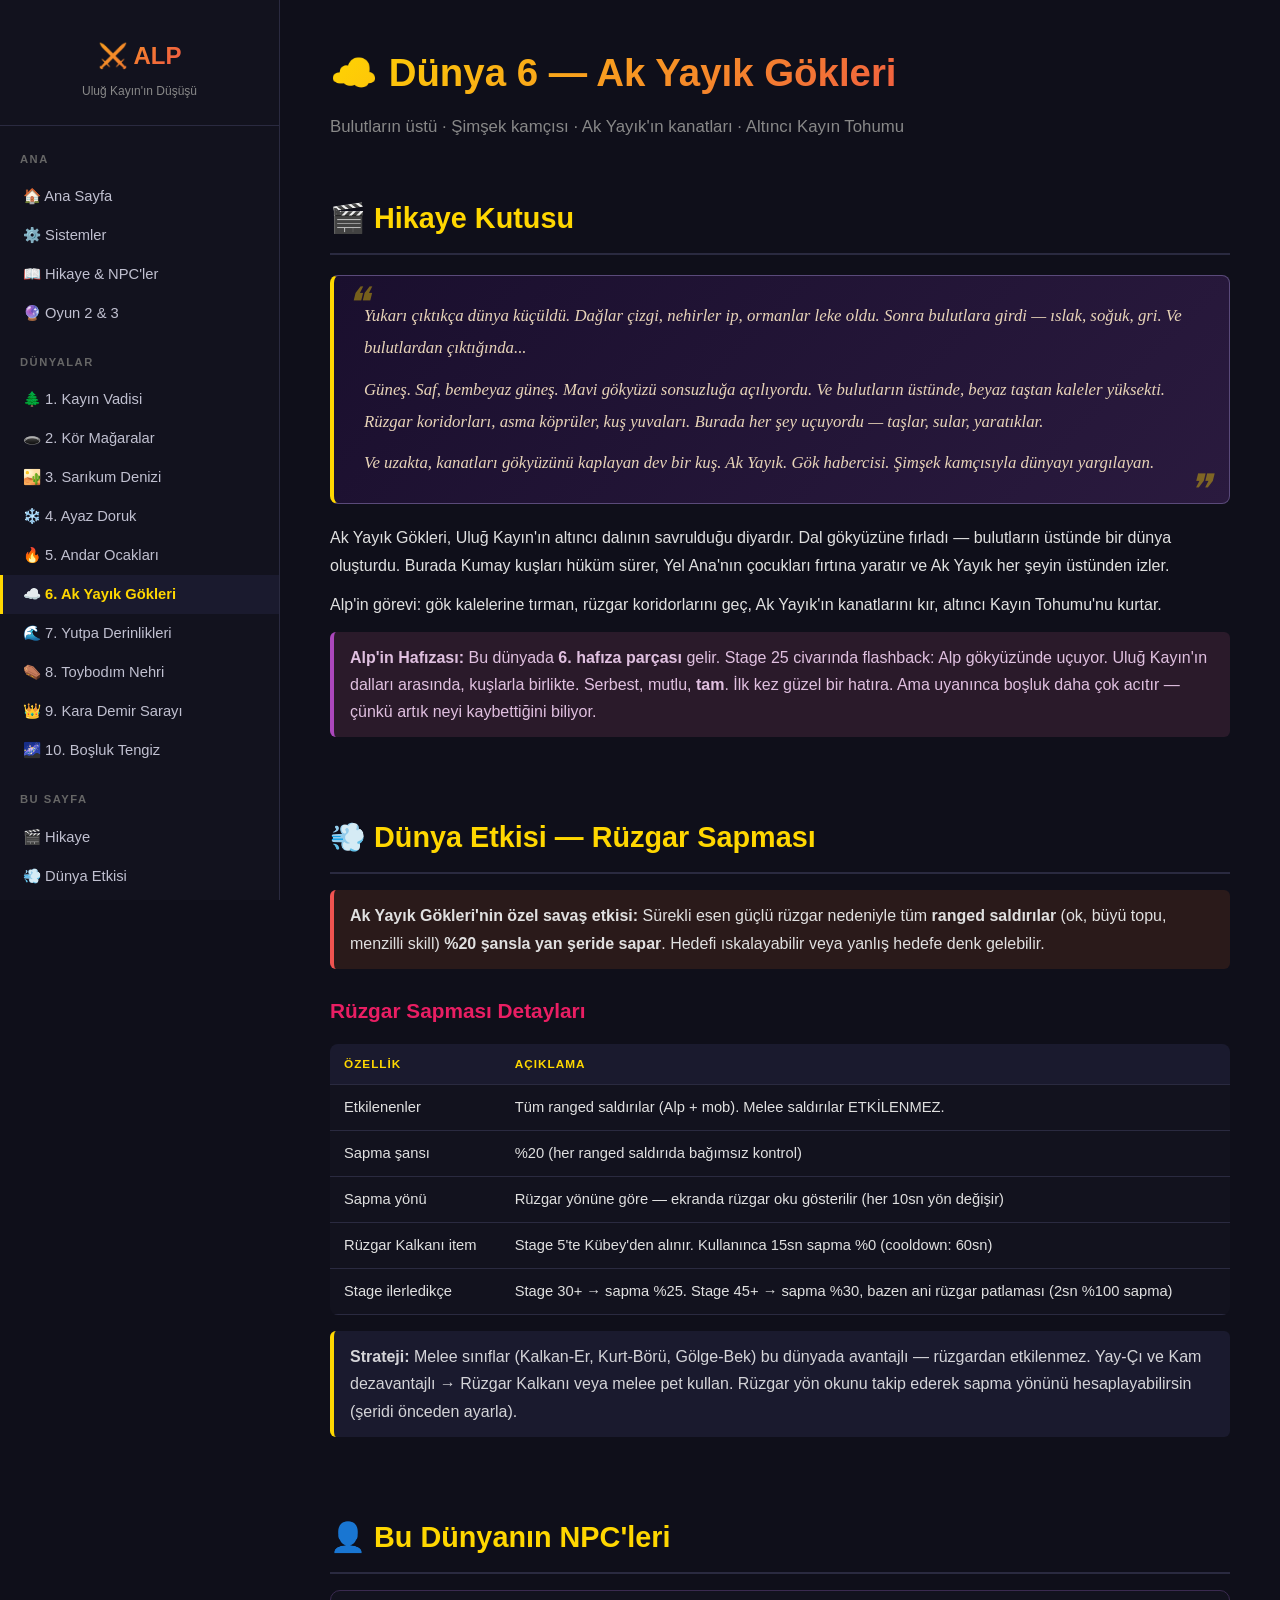
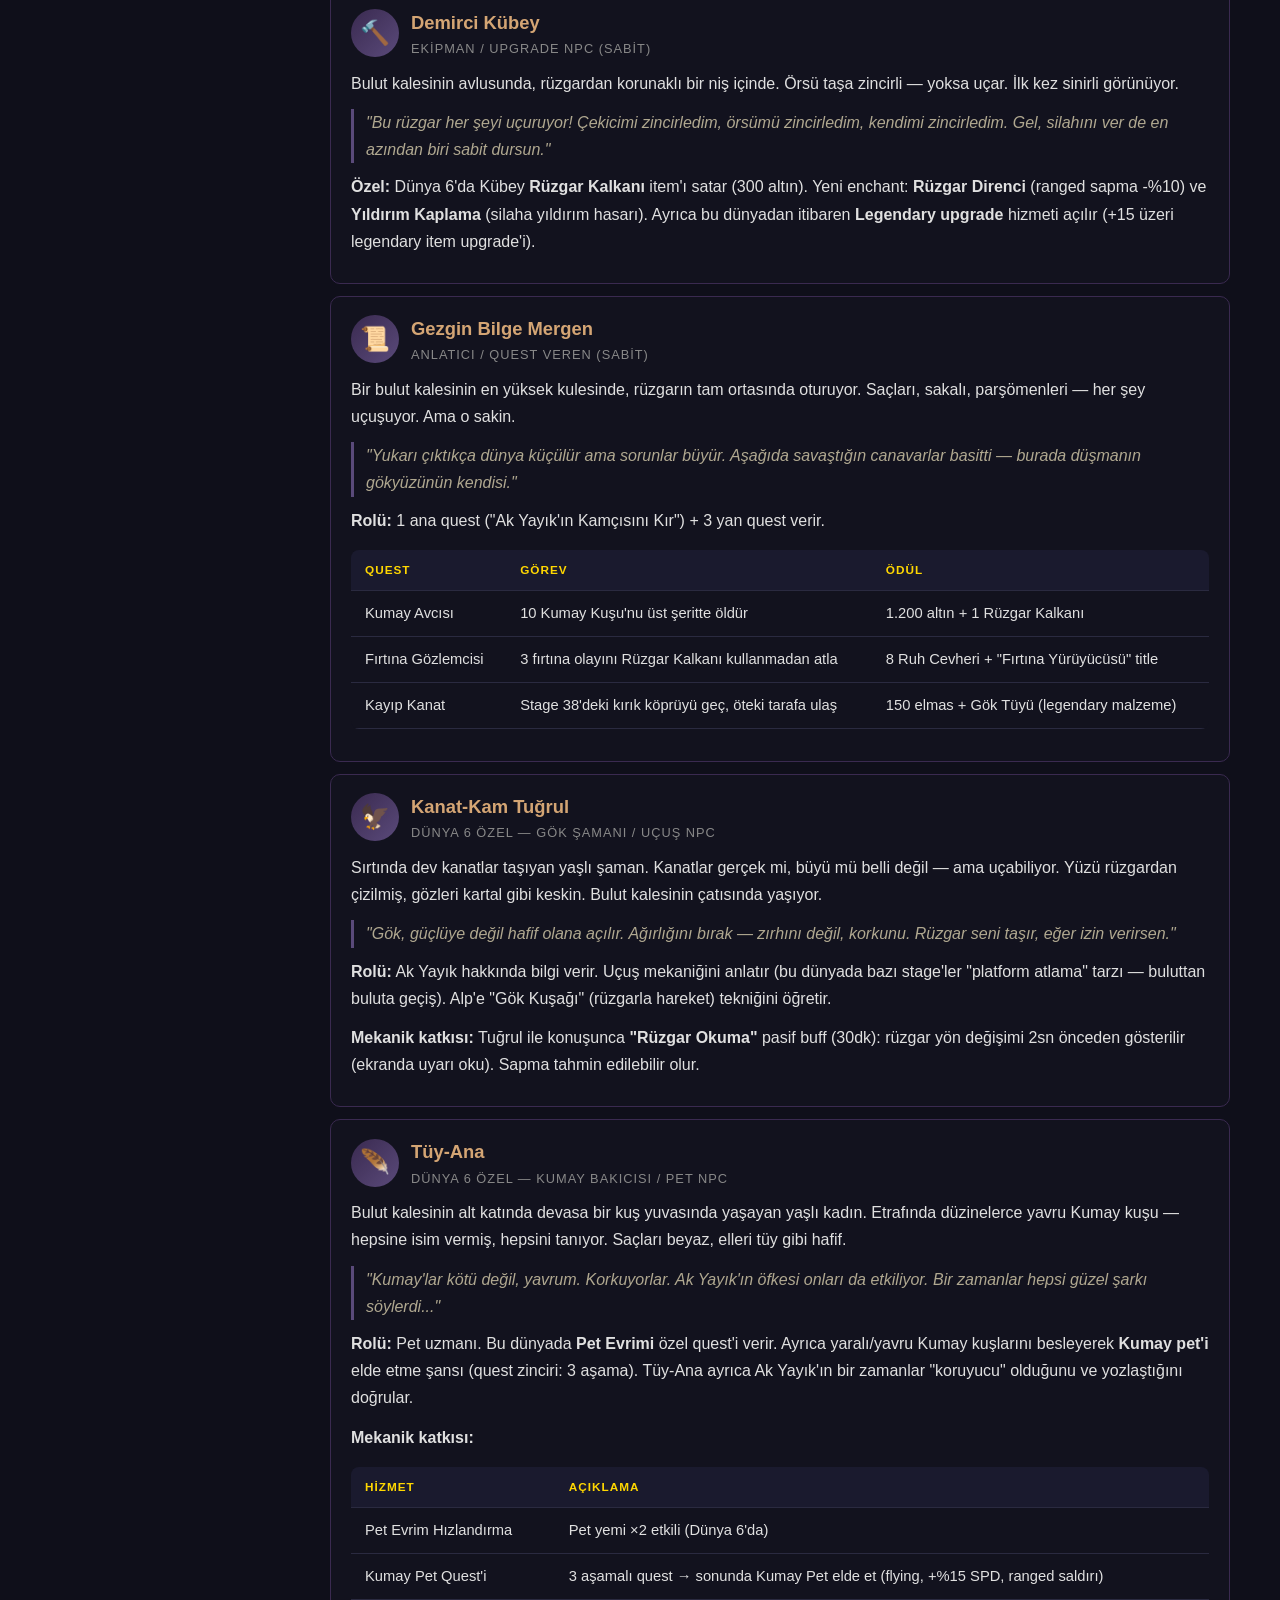
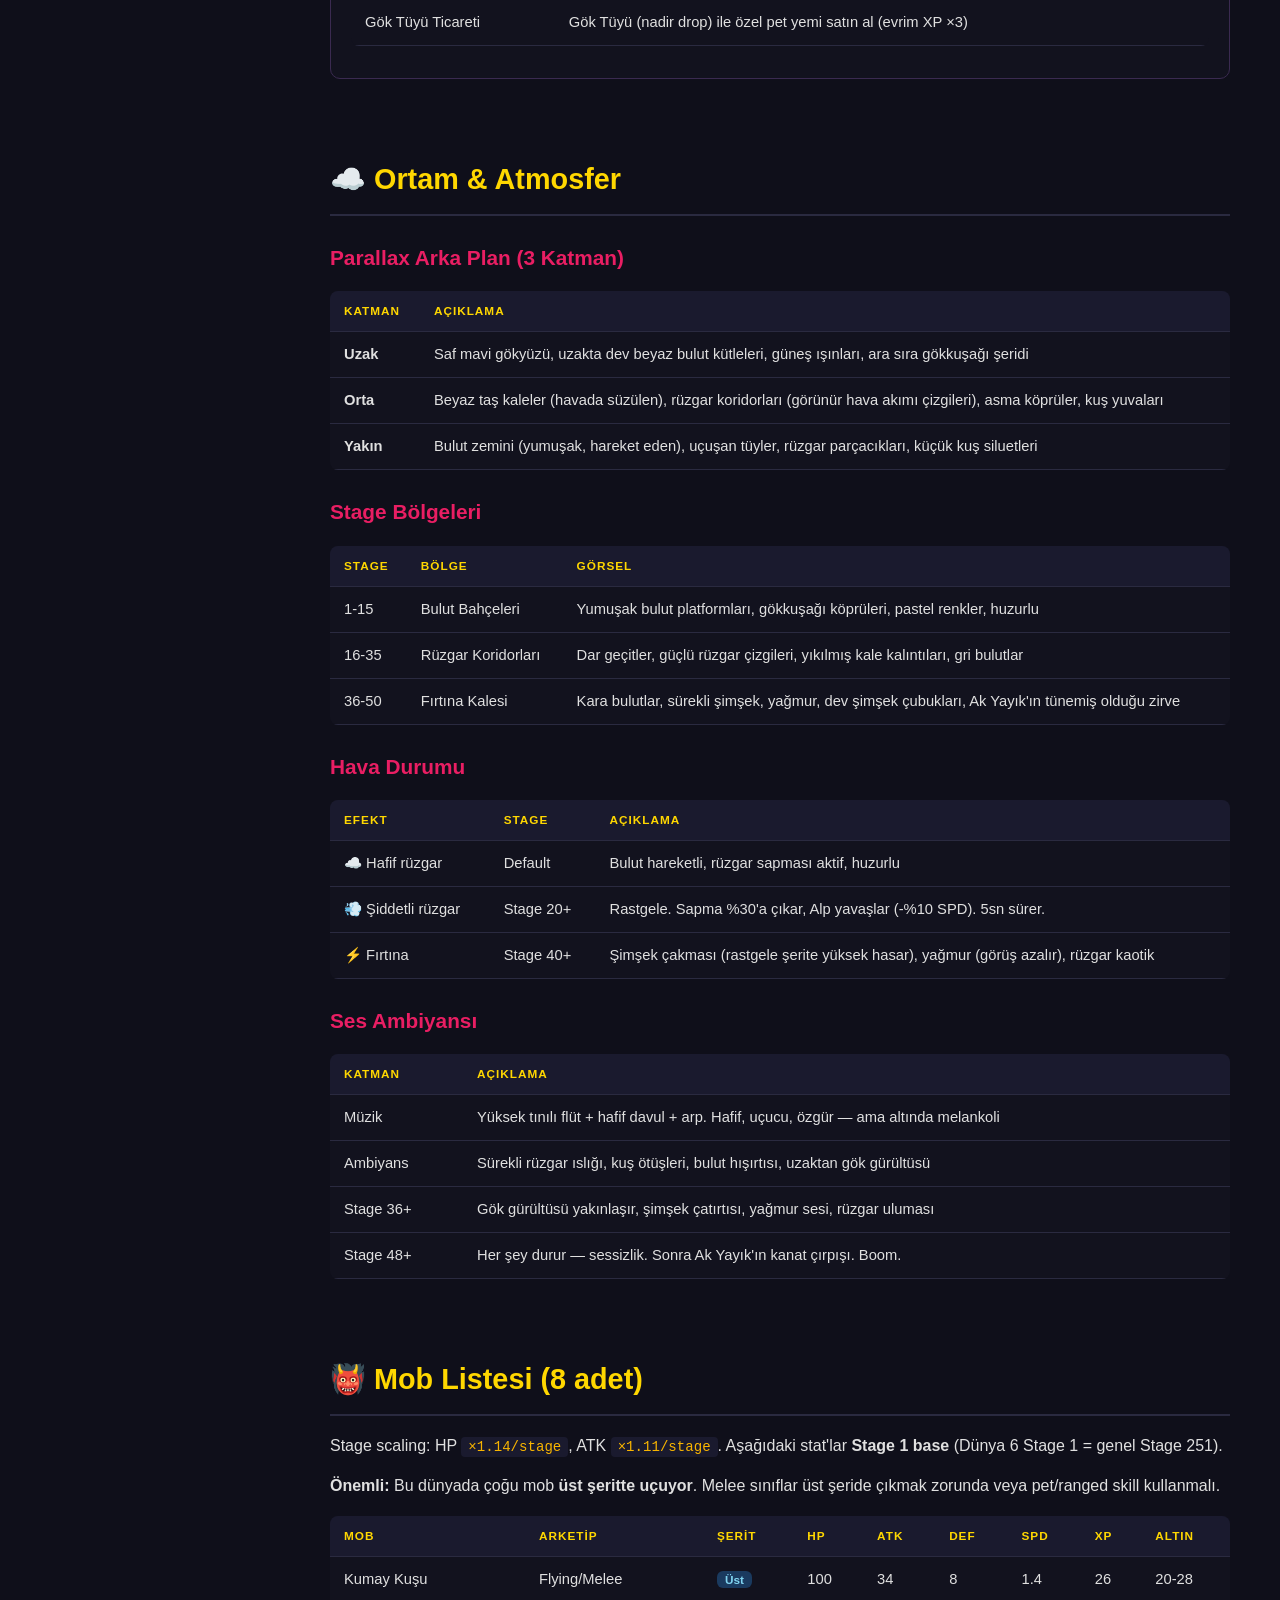
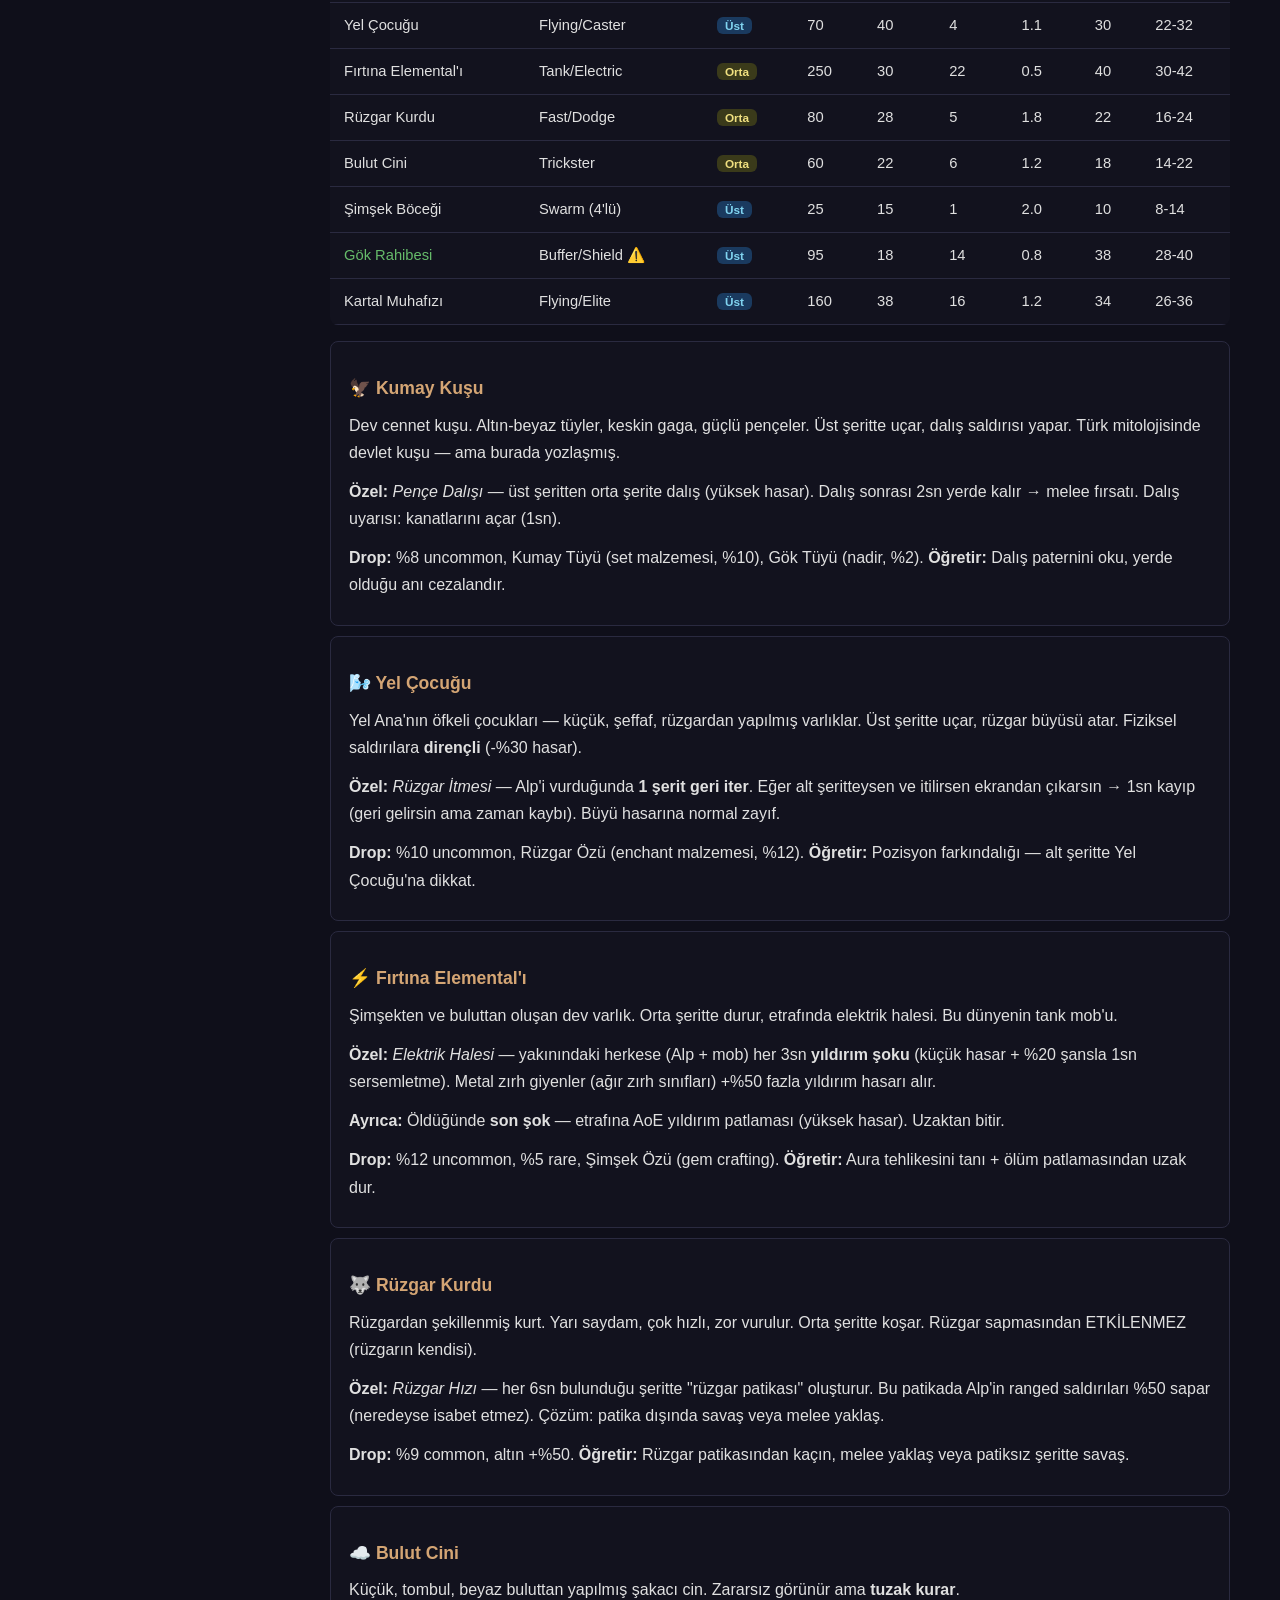
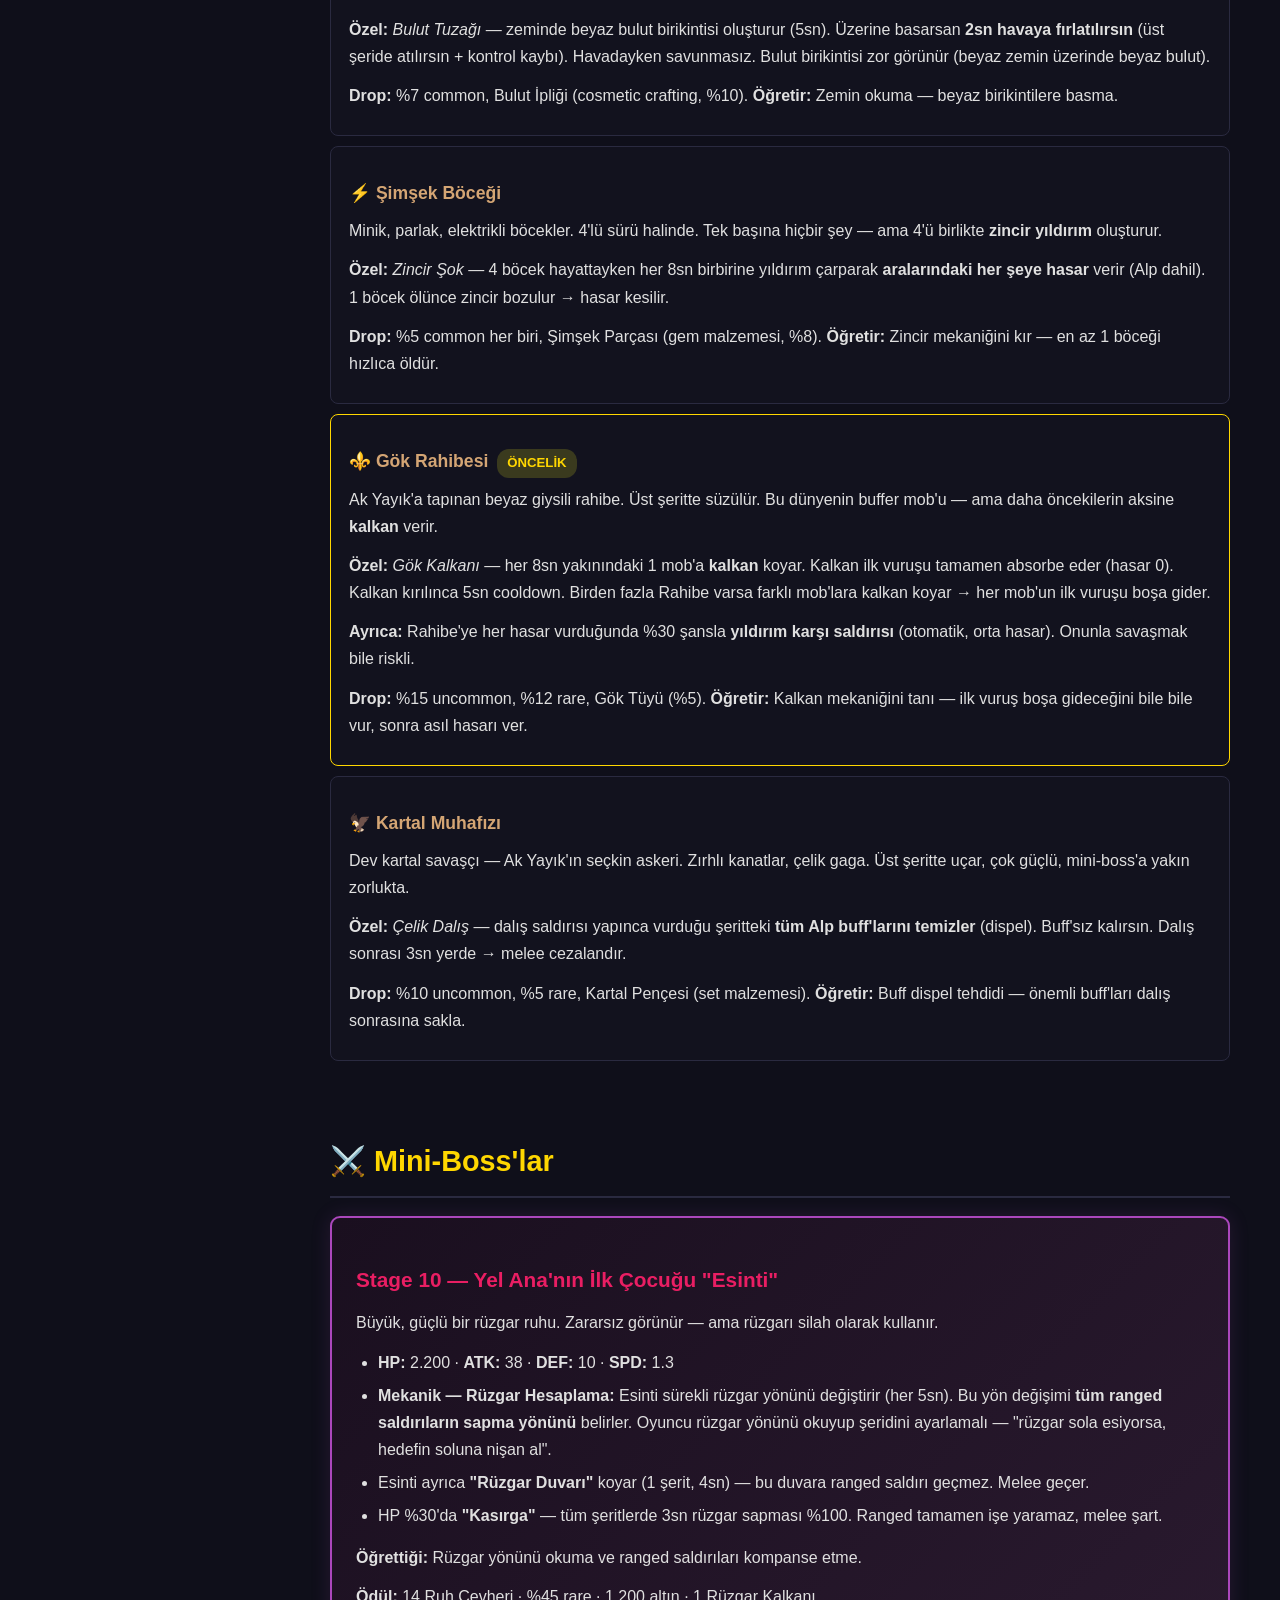
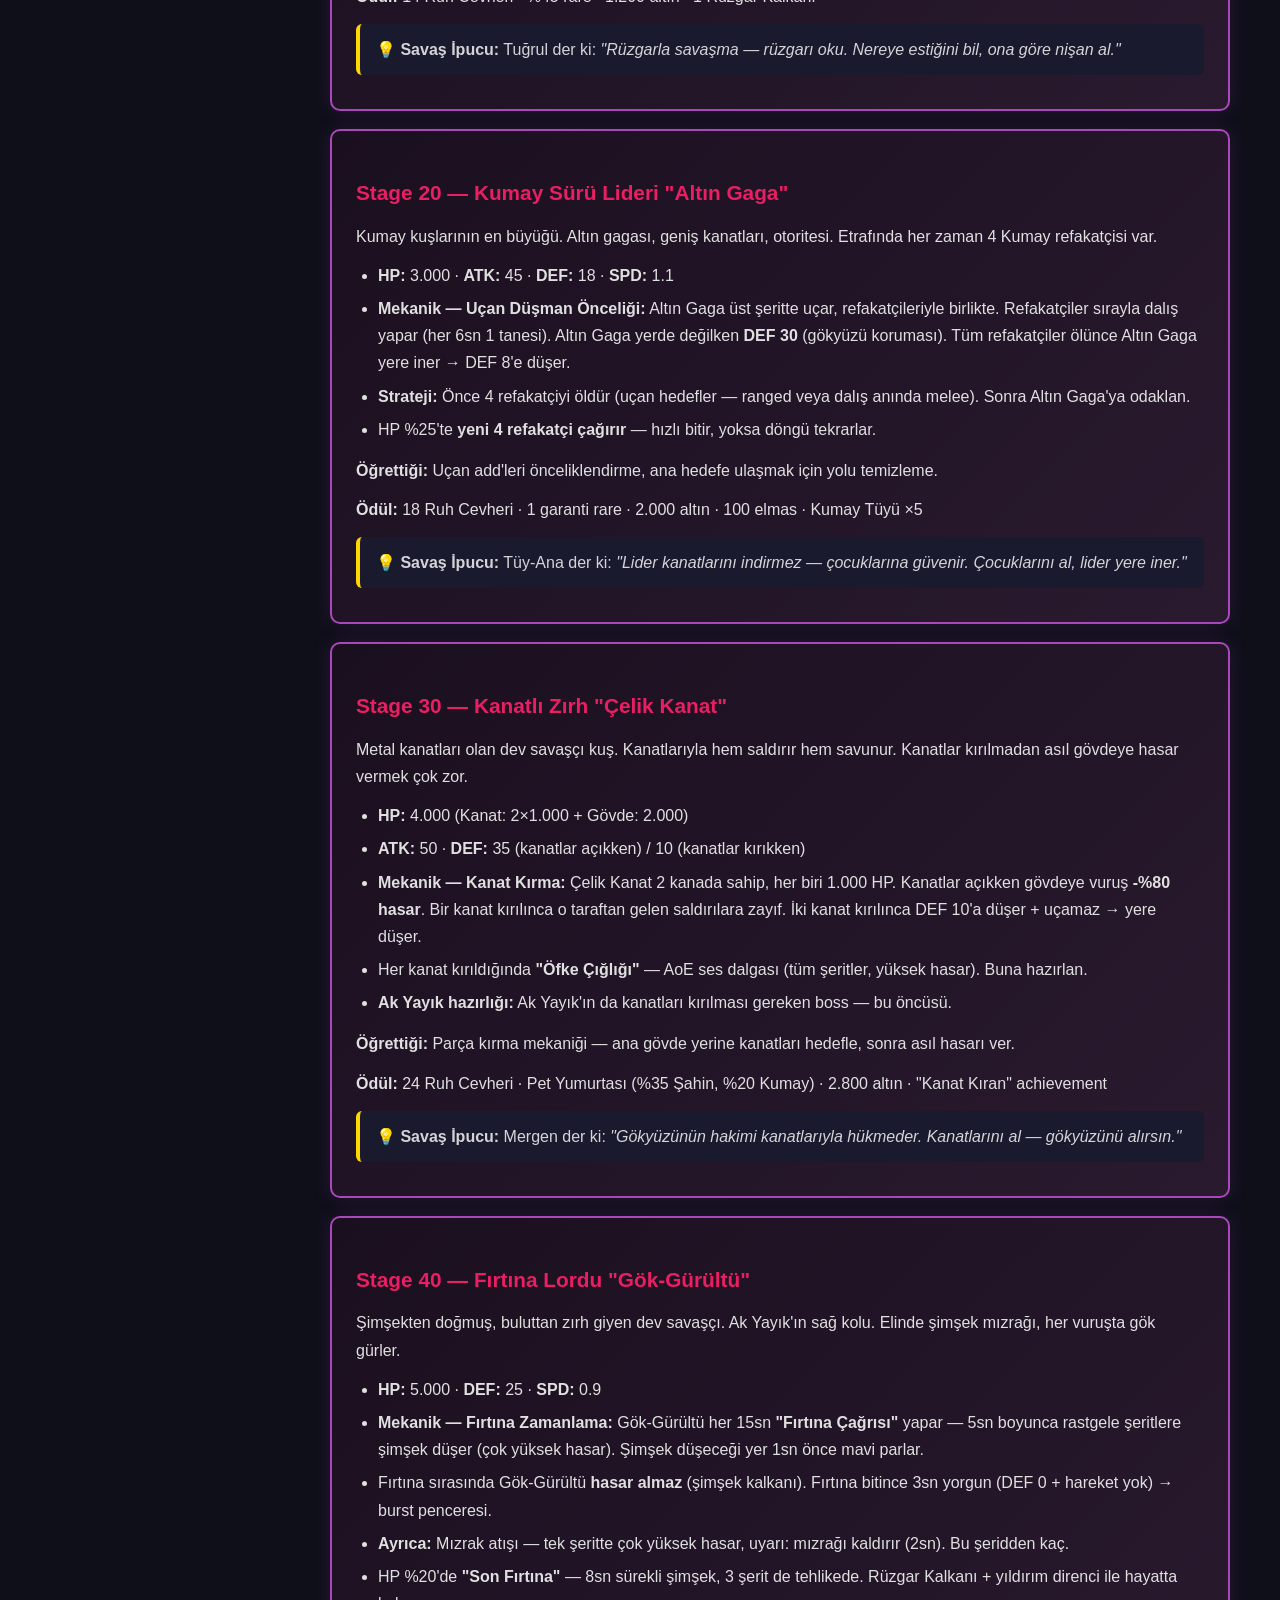
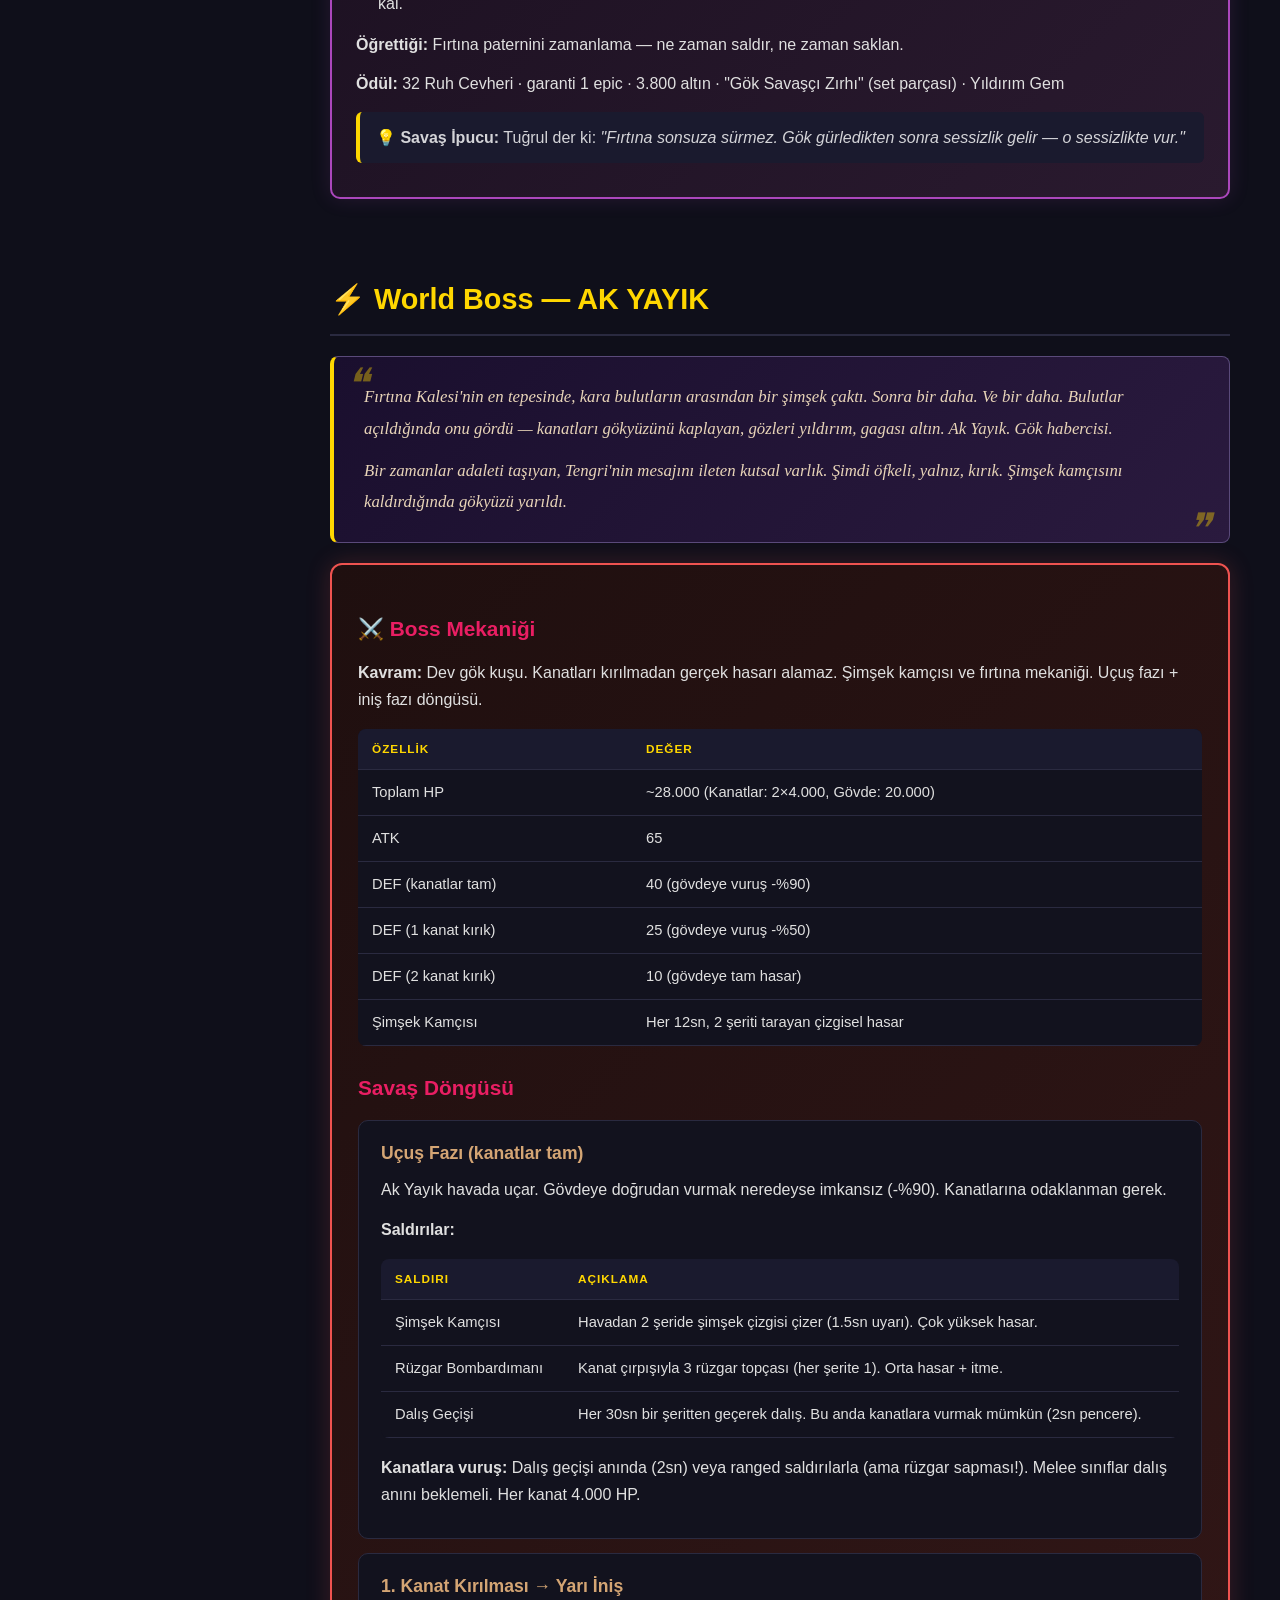
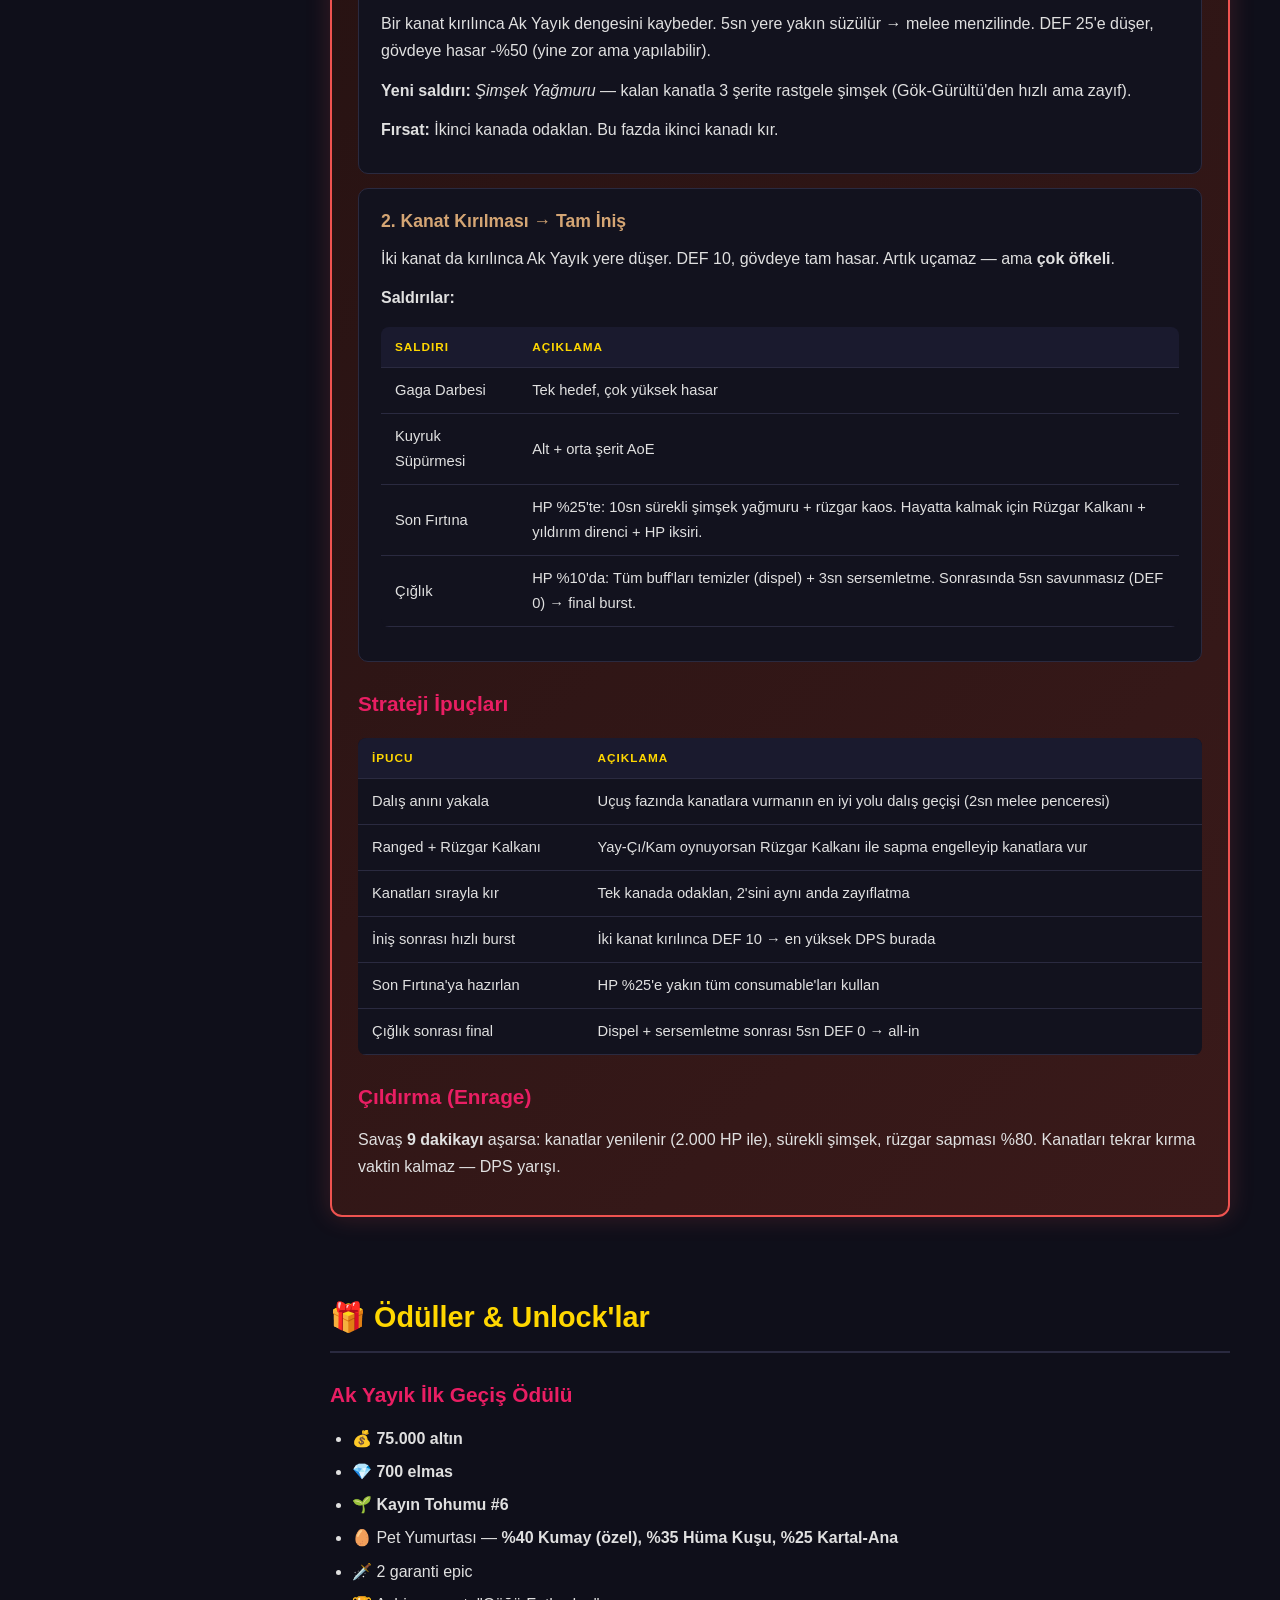
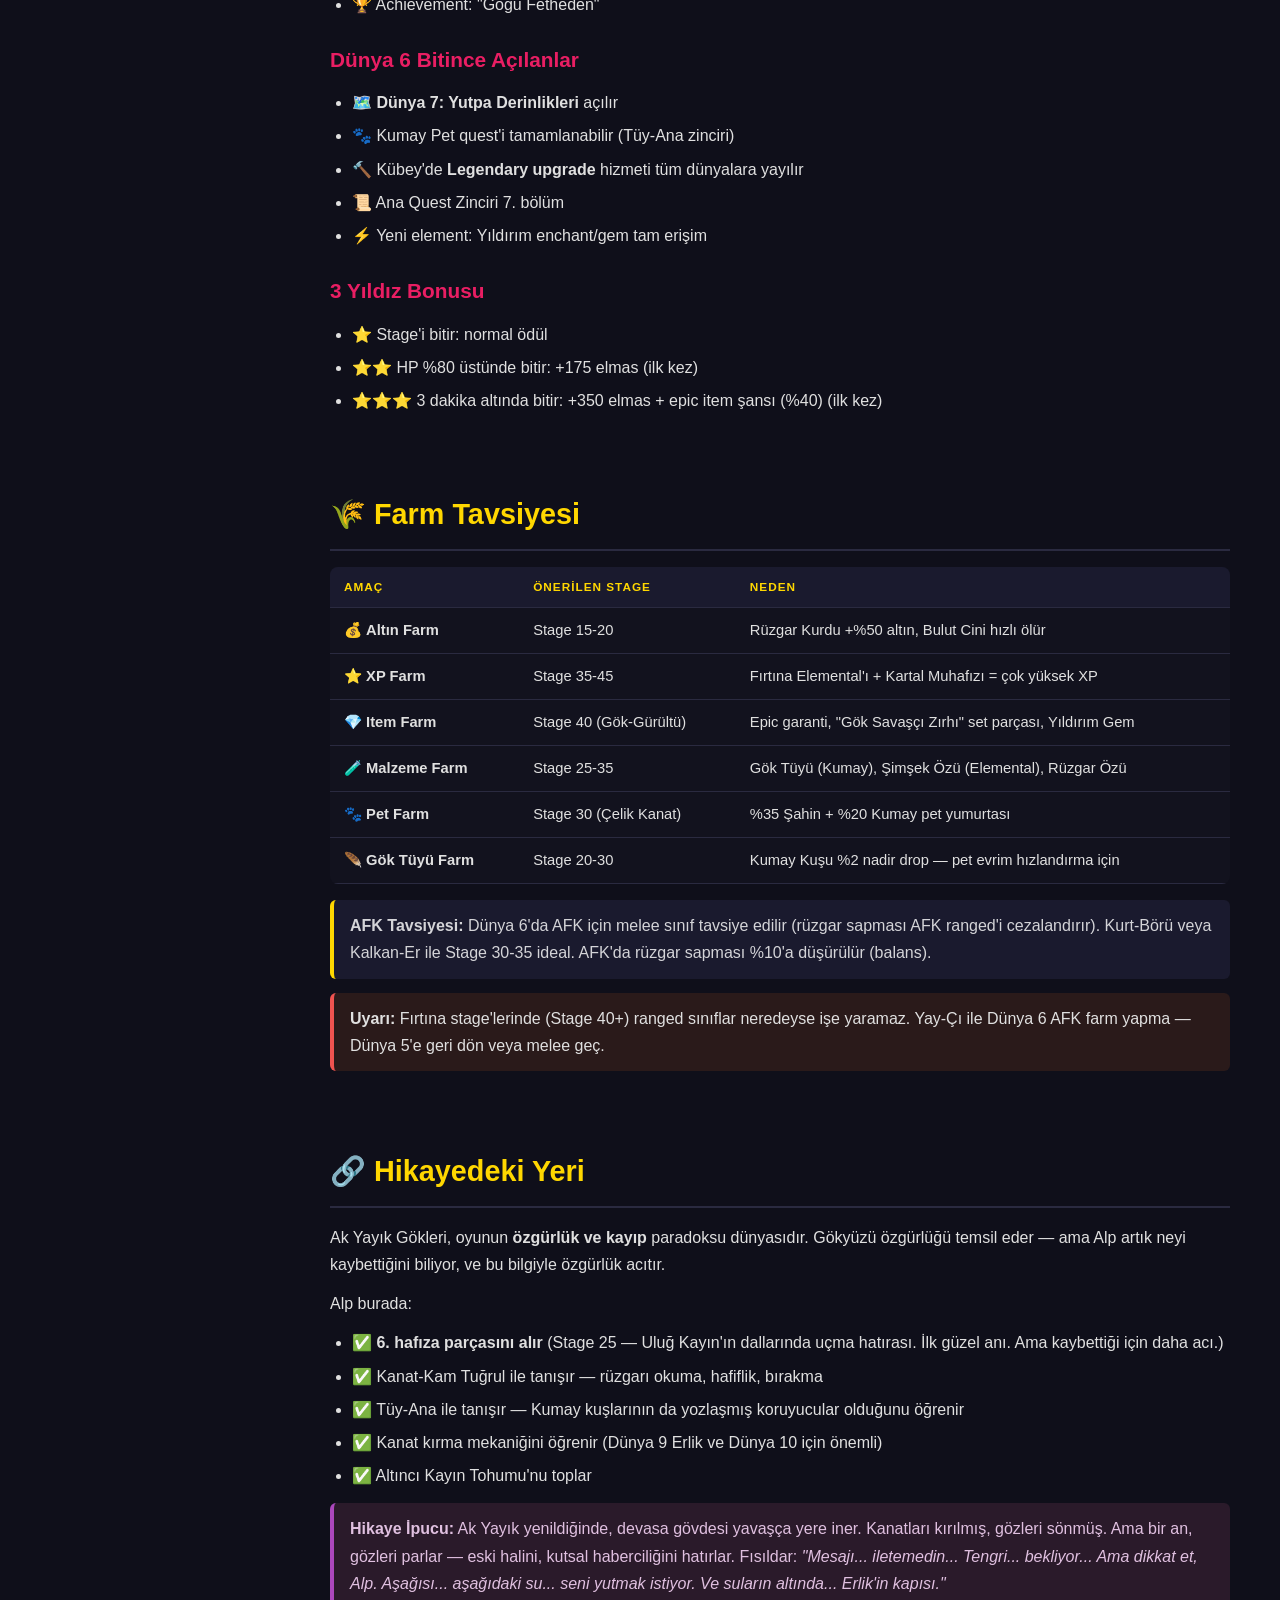
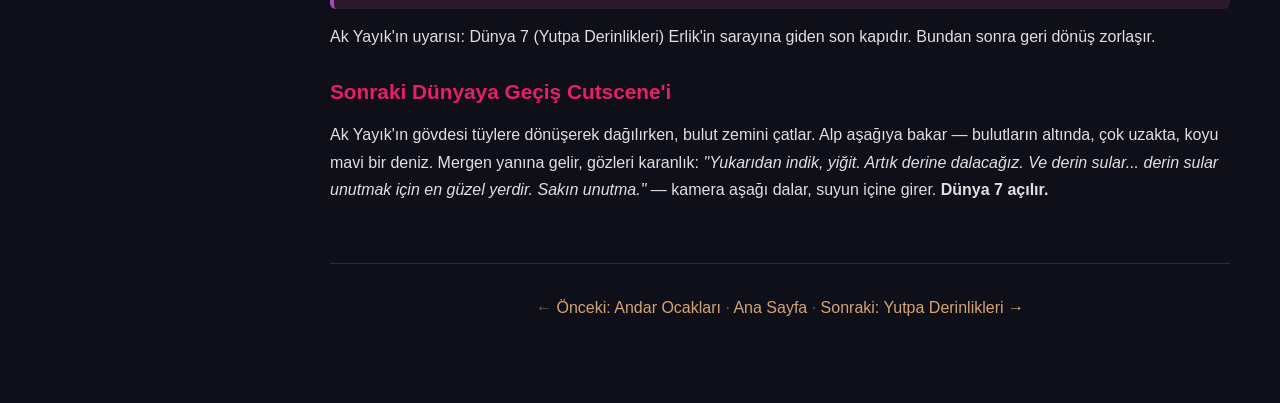
<file: taslaklar/world-6-ak-yayik-gokleri.html>
<!DOCTYPE html>
<html lang="tr">
<head>
<meta charset="UTF-8">
<meta name="viewport" content="width=device-width, initial-scale=1.0">
<title>Dünya 6: Ak Yayık Gökleri | ALP Wiki</title>
<link rel="stylesheet" href="shared.css">
</head>
<body>
<div class="layout">
<aside class="sidebar">
<div class="sidebar-logo"><h1>⚔️ ALP</h1><div class="version">Uluğ Kayın'ın Düşüşü</div></div>
<nav>
<div class="nav-section">ANA</div>
<a href="index.html">🏠 Ana Sayfa</a>
<a href="systems.html">⚙️ Sistemler</a>
<a href="story.html">📖 Hikaye & NPC'ler</a>
<a href="sequels.html">🔮 Oyun 2 & 3</a>

<div class="nav-section">DÜNYALAR</div>
<a href="world-1-kayin-vadisi.html">🌲 1. Kayın Vadisi</a>
<a href="world-2-kor-magaralar.html">🕳️ 2. Kör Mağaralar</a>
<a href="world-3-sarikum-denizi.html">🏜️ 3. Sarıkum Denizi</a>
<a href="world-4-ayaz-doruk.html">❄️ 4. Ayaz Doruk</a>
<a href="world-5-andar-ocaklari.html">🔥 5. Andar Ocakları</a>
<a href="world-6-ak-yayik-gokleri.html" class="active">☁️ 6. Ak Yayık Gökleri</a>
<a href="world-7-yutpa-derinlikleri.html">🌊 7. Yutpa Derinlikleri</a>
<a href="world-8-toybodim-nehri.html">⚰️ 8. Toybodım Nehri</a>
<a href="world-9-kara-demir-sarayi.html">👑 9. Kara Demir Sarayı</a>
<a href="world-10-bosluk-tengiz.html">🌌 10. Boşluk Tengiz</a>

<div class="nav-section">BU SAYFA</div>
<a href="#story">🎬 Hikaye</a>
<a href="#world-effect">💨 Dünya Etkisi</a>
<a href="#npcs">👤 NPC'ler</a>
<a href="#env">☁️ Ortam</a>
<a href="#mobs">👹 Mob Listesi</a>
<a href="#mini-bosses">⚔️ Mini-Boss'lar</a>
<a href="#world-boss">⚡ Ak Yayık</a>
<a href="#rewards">🎁 Ödüller</a>
<a href="#farm">🌾 Farm Tavsiyesi</a>
<a href="#lore-role">🔗 Hikayedeki Yeri</a>
</nav>
</aside>

<main class="main">
<h1 class="title">☁️ Dünya 6 — Ak Yayık Gökleri</h1>
<p class="subtitle">Bulutların üstü · Şimşek kamçısı · Ak Yayık'ın kanatları · Altıncı Kayın Tohumu</p>

<!-- ============================================================ -->
<!-- HİKAYE -->
<!-- ============================================================ -->
<section id="story">
<h2>🎬 Hikaye Kutusu</h2>
<div class="destan">
<p>Yukarı çıktıkça dünya küçüldü. Dağlar çizgi, nehirler ip, ormanlar leke oldu. Sonra bulutlara girdi — ıslak, soğuk, gri. Ve bulutlardan çıktığında...</p>
<p>Güneş. Saf, bembeyaz güneş. Mavi gökyüzü sonsuzluğa açılıyordu. Ve bulutların üstünde, beyaz taştan kaleler yüksekti. Rüzgar koridorları, asma köprüler, kuş yuvaları. Burada her şey uçuyordu — taşlar, sular, yaratıklar.</p>
<p>Ve uzakta, kanatları gökyüzünü kaplayan dev bir kuş. Ak Yayık. Gök habercisi. Şimşek kamçısıyla dünyayı yargılayan.</p>
</div>
<p>Ak Yayık Gökleri, Uluğ Kayın'ın altıncı dalının savrulduğu diyardır. Dal gökyüzüne fırladı — bulutların üstünde bir dünya oluşturdu. Burada Kumay kuşları hüküm sürer, Yel Ana'nın çocukları fırtına yaratır ve Ak Yayık her şeyin üstünden izler.</p>
<p>Alp'in görevi: gök kalelerine tırman, rüzgar koridorlarını geç, Ak Yayık'ın kanatlarını kır, altıncı Kayın Tohumu'nu kurtar.</p>
<div class="lore"><b>Alp'in Hafızası:</b> Bu dünyada <b>6. hafıza parçası</b> gelir. Stage 25 civarında flashback: Alp gökyüzünde uçuyor. Uluğ Kayın'ın dalları arasında, kuşlarla birlikte. Serbest, mutlu, <b>tam</b>. İlk kez güzel bir hatıra. Ama uyanınca boşluk daha çok acıtır — çünkü artık neyi kaybettiğini biliyor.</div>
</section>

<!-- ============================================================ -->
<!-- DÜNYA ETKİSİ -->
<!-- ============================================================ -->
<section id="world-effect">
<h2>💨 Dünya Etkisi — Rüzgar Sapması</h2>
<div class="warn">
<b>Ak Yayık Gökleri'nin özel savaş etkisi:</b> Sürekli esen güçlü rüzgar nedeniyle tüm <b>ranged saldırılar</b> (ok, büyü topu, menzilli skill) <b>%20 şansla yan şeride sapar</b>. Hedefi ıskalayabilir veya yanlış hedefe denk gelebilir.
</div>
<h3>Rüzgar Sapması Detayları</h3>
<table>
<tr><th>Özellik</th><th>Açıklama</th></tr>
<tr><td>Etkilenenler</td><td>Tüm ranged saldırılar (Alp + mob). Melee saldırılar ETKİLENMEZ.</td></tr>
<tr><td>Sapma şansı</td><td>%20 (her ranged saldırıda bağımsız kontrol)</td></tr>
<tr><td>Sapma yönü</td><td>Rüzgar yönüne göre — ekranda rüzgar oku gösterilir (her 10sn yön değişir)</td></tr>
<tr><td>Rüzgar Kalkanı item</td><td>Stage 5'te Kübey'den alınır. Kullanınca 15sn sapma %0 (cooldown: 60sn)</td></tr>
<tr><td>Stage ilerledikçe</td><td>Stage 30+ → sapma %25. Stage 45+ → sapma %30, bazen ani rüzgar patlaması (2sn %100 sapma)</td></tr>
</table>
<div class="note"><b>Strateji:</b> Melee sınıflar (Kalkan-Er, Kurt-Börü, Gölge-Bek) bu dünyada avantajlı — rüzgardan etkilenmez. Yay-Çı ve Kam dezavantajlı → Rüzgar Kalkanı veya melee pet kullan. Rüzgar yön okunu takip ederek sapma yönünü hesaplayabilirsin (şeridi önceden ayarla).</div>
</section>

<!-- ============================================================ -->
<!-- NPC'LER -->
<!-- ============================================================ -->
<section id="npcs">
<h2>👤 Bu Dünyanın NPC'leri</h2>

<div class="npc">
<div class="npc-header">
<div class="npc-avatar">🔨</div>
<div><div class="npc-name">Demirci Kübey</div><div class="npc-role">Ekipman / Upgrade NPC (Sabit)</div></div>
</div>
<p>Bulut kalesinin avlusunda, rüzgardan korunaklı bir niş içinde. Örsü taşa zincirli — yoksa uçar. İlk kez sinirli görünüyor.</p>
<div class="npc-quote">"Bu rüzgar her şeyi uçuruyor! Çekicimi zincirledim, örsümü zincirledim, kendimi zincirledim. Gel, silahını ver de en azından biri sabit dursun."</div>
<p><b>Özel:</b> Dünya 6'da Kübey <b>Rüzgar Kalkanı</b> item'ı satar (300 altın). Yeni enchant: <b>Rüzgar Direnci</b> (ranged sapma -%10) ve <b>Yıldırım Kaplama</b> (silaha yıldırım hasarı). Ayrıca bu dünyadan itibaren <b>Legendary upgrade</b> hizmeti açılır (+15 üzeri legendary item upgrade'i).</p>
</div>

<div class="npc">
<div class="npc-header">
<div class="npc-avatar">📜</div>
<div><div class="npc-name">Gezgin Bilge Mergen</div><div class="npc-role">Anlatıcı / Quest Veren (Sabit)</div></div>
</div>
<p>Bir bulut kalesinin en yüksek kulesinde, rüzgarın tam ortasında oturuyor. Saçları, sakalı, parşömenleri — her şey uçuşuyor. Ama o sakin.</p>
<div class="npc-quote">"Yukarı çıktıkça dünya küçülür ama sorunlar büyür. Aşağıda savaştığın canavarlar basitti — burada düşmanın gökyüzünün kendisi."</div>
<p><b>Rolü:</b> 1 ana quest ("Ak Yayık'ın Kamçısını Kır") + 3 yan quest verir.</p>
<table>
<tr><th>Quest</th><th>Görev</th><th>Ödül</th></tr>
<tr><td>Kumay Avcısı</td><td>10 Kumay Kuşu'nu üst şeritte öldür</td><td>1.200 altın + 1 Rüzgar Kalkanı</td></tr>
<tr><td>Fırtına Gözlemcisi</td><td>3 fırtına olayını Rüzgar Kalkanı kullanmadan atla</td><td>8 Ruh Cevheri + "Fırtına Yürüyücüsü" title</td></tr>
<tr><td>Kayıp Kanat</td><td>Stage 38'deki kırık köprüyü geç, öteki tarafa ulaş</td><td>150 elmas + Gök Tüyü (legendary malzeme)</td></tr>
</table>
</div>

<div class="npc">
<div class="npc-header">
<div class="npc-avatar">🦅</div>
<div><div class="npc-name">Kanat-Kam Tuğrul</div><div class="npc-role">Dünya 6 Özel — Gök Şamanı / Uçuş NPC</div></div>
</div>
<p>Sırtında dev kanatlar taşıyan yaşlı şaman. Kanatlar gerçek mi, büyü mü belli değil — ama uçabiliyor. Yüzü rüzgardan çizilmiş, gözleri kartal gibi keskin. Bulut kalesinin çatısında yaşıyor.</p>
<div class="npc-quote">"Gök, güçlüye değil hafif olana açılır. Ağırlığını bırak — zırhını değil, korkunu. Rüzgar seni taşır, eğer izin verirsen."</div>
<p><b>Rolü:</b> Ak Yayık hakkında bilgi verir. Uçuş mekaniğini anlatır (bu dünyada bazı stage'ler "platform atlama" tarzı — buluttan buluta geçiş). Alp'e "Gök Kuşağı" (rüzgarla hareket) tekniğini öğretir.</p>
<p><b>Mekanik katkısı:</b> Tuğrul ile konuşunca <b>"Rüzgar Okuma"</b> pasif buff (30dk): rüzgar yön değişimi 2sn önceden gösterilir (ekranda uyarı oku). Sapma tahmin edilebilir olur.</p>
</div>

<div class="npc">
<div class="npc-header">
<div class="npc-avatar">🪶</div>
<div><div class="npc-name">Tüy-Ana</div><div class="npc-role">Dünya 6 Özel — Kumay Bakıcısı / Pet NPC</div></div>
</div>
<p>Bulut kalesinin alt katında devasa bir kuş yuvasında yaşayan yaşlı kadın. Etrafında düzinelerce yavru Kumay kuşu — hepsine isim vermiş, hepsini tanıyor. Saçları beyaz, elleri tüy gibi hafif.</p>
<div class="npc-quote">"Kumay'lar kötü değil, yavrum. Korkuyorlar. Ak Yayık'ın öfkesi onları da etkiliyor. Bir zamanlar hepsi güzel şarkı söylerdi..."</div>
<p><b>Rolü:</b> Pet uzmanı. Bu dünyada <b>Pet Evrimi</b> özel quest'i verir. Ayrıca yaralı/yavru Kumay kuşlarını besleyerek <b>Kumay pet'i</b> elde etme şansı (quest zinciri: 3 aşama). Tüy-Ana ayrıca Ak Yayık'ın bir zamanlar "koruyucu" olduğunu ve yozlaştığını doğrular.</p>
<p><b>Mekanik katkısı:</b></p>
<table>
<tr><th>Hizmet</th><th>Açıklama</th></tr>
<tr><td>Pet Evrim Hızlandırma</td><td>Pet yemi ×2 etkili (Dünya 6'da)</td></tr>
<tr><td>Kumay Pet Quest'i</td><td>3 aşamalı quest → sonunda Kumay Pet elde et (flying, +%15 SPD, ranged saldırı)</td></tr>
<tr><td>Gök Tüyü Ticareti</td><td>Gök Tüyü (nadir drop) ile özel pet yemi satın al (evrim XP ×3)</td></tr>
</table>
</div>
</section>

<!-- ============================================================ -->
<!-- ORTAM -->
<!-- ============================================================ -->
<section id="env">
<h2>☁️ Ortam & Atmosfer</h2>

<h3>Parallax Arka Plan (3 Katman)</h3>
<table>
<tr><th>Katman</th><th>Açıklama</th></tr>
<tr><td><b>Uzak</b></td><td>Saf mavi gökyüzü, uzakta dev beyaz bulut kütleleri, güneş ışınları, ara sıra gökkuşağı şeridi</td></tr>
<tr><td><b>Orta</b></td><td>Beyaz taş kaleler (havada süzülen), rüzgar koridorları (görünür hava akımı çizgileri), asma köprüler, kuş yuvaları</td></tr>
<tr><td><b>Yakın</b></td><td>Bulut zemini (yumuşak, hareket eden), uçuşan tüyler, rüzgar parçacıkları, küçük kuş siluetleri</td></tr>
</table>

<h3>Stage Bölgeleri</h3>
<table>
<tr><th>Stage</th><th>Bölge</th><th>Görsel</th></tr>
<tr><td>1-15</td><td>Bulut Bahçeleri</td><td>Yumuşak bulut platformları, gökkuşağı köprüleri, pastel renkler, huzurlu</td></tr>
<tr><td>16-35</td><td>Rüzgar Koridorları</td><td>Dar geçitler, güçlü rüzgar çizgileri, yıkılmış kale kalıntıları, gri bulutlar</td></tr>
<tr><td>36-50</td><td>Fırtına Kalesi</td><td>Kara bulutlar, sürekli şimşek, yağmur, dev şimşek çubukları, Ak Yayık'ın tünemiş olduğu zirve</td></tr>
</table>

<h3>Hava Durumu</h3>
<table>
<tr><th>Efekt</th><th>Stage</th><th>Açıklama</th></tr>
<tr><td>☁️ Hafif rüzgar</td><td>Default</td><td>Bulut hareketli, rüzgar sapması aktif, huzurlu</td></tr>
<tr><td>💨 Şiddetli rüzgar</td><td>Stage 20+</td><td>Rastgele. Sapma %30'a çıkar, Alp yavaşlar (-%10 SPD). 5sn sürer.</td></tr>
<tr><td>⚡ Fırtına</td><td>Stage 40+</td><td>Şimşek çakması (rastgele şerite yüksek hasar), yağmur (görüş azalır), rüzgar kaotik</td></tr>
</table>

<h3>Ses Ambiyansı</h3>
<table>
<tr><th>Katman</th><th>Açıklama</th></tr>
<tr><td>Müzik</td><td>Yüksek tınılı flüt + hafif davul + arp. Hafif, uçucu, özgür — ama altında melankoli</td></tr>
<tr><td>Ambiyans</td><td>Sürekli rüzgar ıslığı, kuş ötüşleri, bulut hışırtısı, uzaktan gök gürültüsü</td></tr>
<tr><td>Stage 36+</td><td>Gök gürültüsü yakınlaşır, şimşek çatırtısı, yağmur sesi, rüzgar uluması</td></tr>
<tr><td>Stage 48+</td><td>Her şey durur — sessizlik. Sonra Ak Yayık'ın kanat çırpışı. Boom.</td></tr>
</table>
</section>

<!-- ============================================================ -->
<!-- MOB LİSTESİ -->
<!-- ============================================================ -->
<section id="mobs">
<h2>👹 Mob Listesi (8 adet)</h2>
<p>Stage scaling: HP <code>×1.14/stage</code>, ATK <code>×1.11/stage</code>. Aşağıdaki stat'lar <b>Stage 1 base</b> (Dünya 6 Stage 1 = genel Stage 251).</p>
<p><b>Önemli:</b> Bu dünyada çoğu mob <b>üst şeritte uçuyor</b>. Melee sınıflar üst şeride çıkmak zorunda veya pet/ranged skill kullanmalı.</p>

<table>
<tr><th>Mob</th><th>Arketip</th><th>Şerit</th><th>HP</th><th>ATK</th><th>DEF</th><th>SPD</th><th>XP</th><th>Altın</th></tr>
<tr><td>Kumay Kuşu</td><td>Flying/Melee</td><td><span class="lane-ust">Üst</span></td><td>100</td><td>34</td><td>8</td><td>1.4</td><td>26</td><td>20-28</td></tr>
<tr><td>Yel Çocuğu</td><td>Flying/Caster</td><td><span class="lane-ust">Üst</span></td><td>70</td><td>40</td><td>4</td><td>1.1</td><td>30</td><td>22-32</td></tr>
<tr><td>Fırtına Elemental'ı</td><td>Tank/Electric</td><td><span class="lane-orta">Orta</span></td><td>250</td><td>30</td><td>22</td><td>0.5</td><td>40</td><td>30-42</td></tr>
<tr><td>Rüzgar Kurdu</td><td>Fast/Dodge</td><td><span class="lane-orta">Orta</span></td><td>80</td><td>28</td><td>5</td><td>1.8</td><td>22</td><td>16-24</td></tr>
<tr><td>Bulut Cini</td><td>Trickster</td><td><span class="lane-orta">Orta</span></td><td>60</td><td>22</td><td>6</td><td>1.2</td><td>18</td><td>14-22</td></tr>
<tr><td>Şimşek Böceği</td><td>Swarm (4'lü)</td><td><span class="lane-ust">Üst</span></td><td>25</td><td>15</td><td>1</td><td>2.0</td><td>10</td><td>8-14</td></tr>
<tr><td class="r-uncommon">Gök Rahibesi</td><td>Buffer/Shield ⚠️</td><td><span class="lane-ust">Üst</span></td><td>95</td><td>18</td><td>14</td><td>0.8</td><td>38</td><td>28-40</td></tr>
<tr><td>Kartal Muhafızı</td><td>Flying/Elite</td><td><span class="lane-ust">Üst</span></td><td>160</td><td>38</td><td>16</td><td>1.2</td><td>34</td><td>26-36</td></tr>
</table>

<div class="mob-card">
<h4>🦅 Kumay Kuşu</h4>
<p>Dev cennet kuşu. Altın-beyaz tüyler, keskin gaga, güçlü pençeler. Üst şeritte uçar, dalış saldırısı yapar. Türk mitolojisinde devlet kuşu — ama burada yozlaşmış.</p>
<p><b>Özel:</b> <i>Pençe Dalışı</i> — üst şeritten orta şerite dalış (yüksek hasar). Dalış sonrası 2sn yerde kalır → melee fırsatı. Dalış uyarısı: kanatlarını açar (1sn).</p>
<p><b>Drop:</b> %8 uncommon, Kumay Tüyü (set malzemesi, %10), Gök Tüyü (nadir, %2). <b>Öğretir:</b> Dalış paternini oku, yerde olduğu anı cezalandır.</p>
</div>

<div class="mob-card">
<h4>🌬️ Yel Çocuğu</h4>
<p>Yel Ana'nın öfkeli çocukları — küçük, şeffaf, rüzgardan yapılmış varlıklar. Üst şeritte uçar, rüzgar büyüsü atar. Fiziksel saldırılara <b>dirençli</b> (-%30 hasar).</p>
<p><b>Özel:</b> <i>Rüzgar İtmesi</i> — Alp'i vurduğunda <b>1 şerit geri iter</b>. Eğer alt şeritteysen ve itilirsen ekrandan çıkarsın → 1sn kayıp (geri gelirsin ama zaman kaybı). Büyü hasarına normal zayıf.</p>
<p><b>Drop:</b> %10 uncommon, Rüzgar Özü (enchant malzemesi, %12). <b>Öğretir:</b> Pozisyon farkındalığı — alt şeritte Yel Çocuğu'na dikkat.</p>
</div>

<div class="mob-card">
<h4>⚡ Fırtına Elemental'ı</h4>
<p>Şimşekten ve buluttan oluşan dev varlık. Orta şeritte durur, etrafında elektrik halesi. Bu dünyenin tank mob'u.</p>
<p><b>Özel:</b> <i>Elektrik Halesi</i> — yakınındaki herkese (Alp + mob) her 3sn <b>yıldırım şoku</b> (küçük hasar + %20 şansla 1sn sersemletme). Metal zırh giyenler (ağır zırh sınıfları) +%50 fazla yıldırım hasarı alır.</p>
<p><b>Ayrıca:</b> Öldüğünde <b>son şok</b> — etrafına AoE yıldırım patlaması (yüksek hasar). Uzaktan bitir.</p>
<p><b>Drop:</b> %12 uncommon, %5 rare, Şimşek Özü (gem crafting). <b>Öğretir:</b> Aura tehlikesini tanı + ölüm patlamasından uzak dur.</p>
</div>

<div class="mob-card">
<h4>🐺 Rüzgar Kurdu</h4>
<p>Rüzgardan şekillenmiş kurt. Yarı saydam, çok hızlı, zor vurulur. Orta şeritte koşar. Rüzgar sapmasından ETKİLENMEZ (rüzgarın kendisi).</p>
<p><b>Özel:</b> <i>Rüzgar Hızı</i> — her 6sn bulunduğu şeritte "rüzgar patikası" oluşturur. Bu patikada Alp'in ranged saldırıları %50 sapar (neredeyse isabet etmez). Çözüm: patika dışında savaş veya melee yaklaş.</p>
<p><b>Drop:</b> %9 common, altın +%50. <b>Öğretir:</b> Rüzgar patikasından kaçın, melee yaklaş veya patiksız şeritte savaş.</p>
</div>

<div class="mob-card">
<h4>☁️ Bulut Cini</h4>
<p>Küçük, tombul, beyaz buluttan yapılmış şakacı cin. Zararsız görünür ama <b>tuzak kurar</b>.</p>
<p><b>Özel:</b> <i>Bulut Tuzağı</i> — zeminde beyaz bulut birikintisi oluşturur (5sn). Üzerine basarsan <b>2sn havaya fırlatılırsın</b> (üst şeride atılırsın + kontrol kaybı). Havadayken savunmasız. Bulut birikintisi zor görünür (beyaz zemin üzerinde beyaz bulut).</p>
<p><b>Drop:</b> %7 common, Bulut İpliği (cosmetic crafting, %10). <b>Öğretir:</b> Zemin okuma — beyaz birikintilere basma.</p>
</div>

<div class="mob-card">
<h4>⚡ Şimşek Böceği</h4>
<p>Minik, parlak, elektrikli böcekler. 4'lü sürü halinde. Tek başına hiçbir şey — ama 4'ü birlikte <b>zincir yıldırım</b> oluşturur.</p>
<p><b>Özel:</b> <i>Zincir Şok</i> — 4 böcek hayattayken her 8sn birbirine yıldırım çarparak <b>aralarındaki her şeye hasar</b> verir (Alp dahil). 1 böcek ölünce zincir bozulur → hasar kesilir.</p>
<p><b>Drop:</b> %5 common her biri, Şimşek Parçası (gem malzemesi, %8). <b>Öğretir:</b> Zincir mekaniğini kır — en az 1 böceği hızlıca öldür.</p>
</div>

<div class="mob-card" style="border-color:#FFD700">
<h4>⚜️ Gök Rahibesi <span class="badge" style="background:#3a3a1e;color:#FFD700">ÖNCELİK</span></h4>
<p>Ak Yayık'a tapınan beyaz giysili rahibe. Üst şeritte süzülür. Bu dünyenin buffer mob'u — ama daha öncekilerin aksine <b>kalkan</b> verir.</p>
<p><b>Özel:</b> <i>Gök Kalkanı</i> — her 8sn yakınındaki 1 mob'a <b>kalkan</b> koyar. Kalkan ilk vuruşu tamamen absorbe eder (hasar 0). Kalkan kırılınca 5sn cooldown. Birden fazla Rahibe varsa farklı mob'lara kalkan koyar → her mob'un ilk vuruşu boşa gider.</p>
<p><b>Ayrıca:</b> Rahibe'ye her hasar vurduğunda %30 şansla <b>yıldırım karşı saldırısı</b> (otomatik, orta hasar). Onunla savaşmak bile riskli.</p>
<p><b>Drop:</b> %15 uncommon, %12 rare, Gök Tüyü (%5). <b>Öğretir:</b> Kalkan mekaniğini tanı — ilk vuruş boşa gideceğini bile bile vur, sonra asıl hasarı ver.</p>
</div>

<div class="mob-card">
<h4>🦅 Kartal Muhafızı</h4>
<p>Dev kartal savaşçı — Ak Yayık'ın seçkin askeri. Zırhlı kanatlar, çelik gaga. Üst şeritte uçar, çok güçlü, mini-boss'a yakın zorlukta.</p>
<p><b>Özel:</b> <i>Çelik Dalış</i> — dalış saldırısı yapınca vurduğu şeritteki <b>tüm Alp buff'larını temizler</b> (dispel). Buff'sız kalırsın. Dalış sonrası 3sn yerde → melee cezalandır.</p>
<p><b>Drop:</b> %10 uncommon, %5 rare, Kartal Pençesi (set malzemesi). <b>Öğretir:</b> Buff dispel tehdidi — önemli buff'ları dalış sonrasına sakla.</p>
</div>
</section>

<!-- ============================================================ -->
<!-- MİNİ-BOSS'LAR -->
<!-- ============================================================ -->
<section id="mini-bosses">
<h2>⚔️ Mini-Boss'lar</h2>

<div class="boss-card">
<h3>Stage 10 — Yel Ana'nın İlk Çocuğu "Esinti"</h3>
<p>Büyük, güçlü bir rüzgar ruhu. Zararsız görünür — ama rüzgarı silah olarak kullanır.</p>
<ul>
<li><b>HP:</b> 2.200 · <b>ATK:</b> 38 · <b>DEF:</b> 10 · <b>SPD:</b> 1.3</li>
<li><b>Mekanik — Rüzgar Hesaplama:</b> Esinti sürekli rüzgar yönünü değiştirir (her 5sn). Bu yön değişimi <b>tüm ranged saldırıların sapma yönünü</b> belirler. Oyuncu rüzgar yönünü okuyup şeridini ayarlamalı — "rüzgar sola esiyorsa, hedefin soluna nişan al".</li>
<li>Esinti ayrıca <b>"Rüzgar Duvarı"</b> koyar (1 şerit, 4sn) — bu duvara ranged saldırı geçmez. Melee geçer.</li>
<li>HP %30'da <b>"Kasırga"</b> — tüm şeritlerde 3sn rüzgar sapması %100. Ranged tamamen işe yaramaz, melee şart.</li>
</ul>
<p><b>Öğrettiği:</b> Rüzgar yönünü okuma ve ranged saldırıları kompanse etme.</p>
<p><b>Ödül:</b> 14 Ruh Cevheri · %45 rare · 1.200 altın · 1 Rüzgar Kalkanı</p>
<div class="note"><b>💡 Savaş İpucu:</b> Tuğrul der ki: <i>"Rüzgarla savaşma — rüzgarı oku. Nereye estiğini bil, ona göre nişan al."</i></div>
</div>

<div class="boss-card">
<h3>Stage 20 — Kumay Sürü Lideri "Altın Gaga"</h3>
<p>Kumay kuşlarının en büyüğü. Altın gagası, geniş kanatları, otoritesi. Etrafında her zaman 4 Kumay refakatçisi var.</p>
<ul>
<li><b>HP:</b> 3.000 · <b>ATK:</b> 45 · <b>DEF:</b> 18 · <b>SPD:</b> 1.1</li>
<li><b>Mekanik — Uçan Düşman Önceliği:</b> Altın Gaga üst şeritte uçar, refakatçileriyle birlikte. Refakatçiler sırayla dalış yapar (her 6sn 1 tanesi). Altın Gaga yerde değilken <b>DEF 30</b> (gökyüzü koruması). Tüm refakatçiler ölünce Altın Gaga yere iner → DEF 8'e düşer.</li>
<li><b>Strateji:</b> Önce 4 refakatçiyi öldür (uçan hedefler — ranged veya dalış anında melee). Sonra Altın Gaga'ya odaklan.</li>
<li>HP %25'te <b>yeni 4 refakatçi çağırır</b> — hızlı bitir, yoksa döngü tekrarlar.</li>
</ul>
<p><b>Öğrettiği:</b> Uçan add'leri önceliklendirme, ana hedefe ulaşmak için yolu temizleme.</p>
<p><b>Ödül:</b> 18 Ruh Cevheri · 1 garanti rare · 2.000 altın · 100 elmas · Kumay Tüyü ×5</p>
<div class="note"><b>💡 Savaş İpucu:</b> Tüy-Ana der ki: <i>"Lider kanatlarını indirmez — çocuklarına güvenir. Çocuklarını al, lider yere iner."</i></div>
</div>

<div class="boss-card">
<h3>Stage 30 — Kanatlı Zırh "Çelik Kanat"</h3>
<p>Metal kanatları olan dev savaşçı kuş. Kanatlarıyla hem saldırır hem savunur. Kanatlar kırılmadan asıl gövdeye hasar vermek çok zor.</p>
<ul>
<li><b>HP:</b> 4.000 (Kanat: 2×1.000 + Gövde: 2.000)</li>
<li><b>ATK:</b> 50 · <b>DEF:</b> 35 (kanatlar açıkken) / 10 (kanatlar kırıkken)</li>
<li><b>Mekanik — Kanat Kırma:</b> Çelik Kanat 2 kanada sahip, her biri 1.000 HP. Kanatlar açıkken gövdeye vuruş <b>-%80 hasar</b>. Bir kanat kırılınca o taraftan gelen saldırılara zayıf. İki kanat kırılınca DEF 10'a düşer + uçamaz → yere düşer.</li>
<li>Her kanat kırıldığında <b>"Öfke Çığlığı"</b> — AoE ses dalgası (tüm şeritler, yüksek hasar). Buna hazırlan.</li>
<li><b>Ak Yayık hazırlığı:</b> Ak Yayık'ın da kanatları kırılması gereken boss — bu öncüsü.</li>
</ul>
<p><b>Öğrettiği:</b> Parça kırma mekaniği — ana gövde yerine kanatları hedefle, sonra asıl hasarı ver.</p>
<p><b>Ödül:</b> 24 Ruh Cevheri · Pet Yumurtası (%35 Şahin, %20 Kumay) · 2.800 altın · "Kanat Kıran" achievement</p>
<div class="note"><b>💡 Savaş İpucu:</b> Mergen der ki: <i>"Gökyüzünün hakimi kanatlarıyla hükmeder. Kanatlarını al — gökyüzünü alırsın."</i></div>
</div>

<div class="boss-card">
<h3>Stage 40 — Fırtına Lordu "Gök-Gürültü"</h3>
<p>Şimşekten doğmuş, buluttan zırh giyen dev savaşçı. Ak Yayık'ın sağ kolu. Elinde şimşek mızrağı, her vuruşta gök gürler.</p>
<ul>
<li><b>HP:</b> 5.000 · <b>DEF:</b> 25 · <b>SPD:</b> 0.9</li>
<li><b>Mekanik — Fırtına Zamanlama:</b> Gök-Gürültü her 15sn <b>"Fırtına Çağrısı"</b> yapar — 5sn boyunca rastgele şeritlere şimşek düşer (çok yüksek hasar). Şimşek düşeceği yer 1sn önce mavi parlar.</li>
<li>Fırtına sırasında Gök-Gürültü <b>hasar almaz</b> (şimşek kalkanı). Fırtına bitince 3sn yorgun (DEF 0 + hareket yok) → burst penceresi.</li>
<li><b>Ayrıca:</b> Mızrak atışı — tek şeritte çok yüksek hasar, uyarı: mızrağı kaldırır (2sn). Bu şeridden kaç.</li>
<li>HP %20'de <b>"Son Fırtına"</b> — 8sn sürekli şimşek, 3 şerit de tehlikede. Rüzgar Kalkanı + yıldırım direnci ile hayatta kal.</li>
</ul>
<p><b>Öğrettiği:</b> Fırtına paternini zamanlama — ne zaman saldır, ne zaman saklan.</p>
<p><b>Ödül:</b> 32 Ruh Cevheri · garanti 1 epic · 3.800 altın · "Gök Savaşçı Zırhı" (set parçası) · Yıldırım Gem</p>
<div class="note"><b>💡 Savaş İpucu:</b> Tuğrul der ki: <i>"Fırtına sonsuza sürmez. Gök gürledikten sonra sessizlik gelir — o sessizlikte vur."</i></div>
</div>
</section>

<!-- ============================================================ -->
<!-- WORLD BOSS -->
<!-- ============================================================ -->
<section id="world-boss">
<h2>⚡ World Boss — AK YAYIK</h2>
<div class="destan">
<p>Fırtına Kalesi'nin en tepesinde, kara bulutların arasından bir şimşek çaktı. Sonra bir daha. Ve bir daha. Bulutlar açıldığında onu gördü — kanatları gökyüzünü kaplayan, gözleri yıldırım, gagası altın. Ak Yayık. Gök habercisi.</p>
<p>Bir zamanlar adaleti taşıyan, Tengri'nin mesajını ileten kutsal varlık. Şimdi öfkeli, yalnız, kırık. Şimşek kamçısını kaldırdığında gökyüzü yarıldı.</p>
</div>

<div class="worldboss-card">
<h3>⚔️ Boss Mekaniği</h3>
<p><b>Kavram:</b> Dev gök kuşu. Kanatları kırılmadan gerçek hasarı alamaz. Şimşek kamçısı ve fırtına mekaniği. Uçuş fazı + iniş fazı döngüsü.</p>

<table>
<tr><th>Özellik</th><th>Değer</th></tr>
<tr><td>Toplam HP</td><td>~28.000 (Kanatlar: 2×4.000, Gövde: 20.000)</td></tr>
<tr><td>ATK</td><td>65</td></tr>
<tr><td>DEF (kanatlar tam)</td><td>40 (gövdeye vuruş -%90)</td></tr>
<tr><td>DEF (1 kanat kırık)</td><td>25 (gövdeye vuruş -%50)</td></tr>
<tr><td>DEF (2 kanat kırık)</td><td>10 (gövdeye tam hasar)</td></tr>
<tr><td>Şimşek Kamçısı</td><td>Her 12sn, 2 şeriti tarayan çizgisel hasar</td></tr>
</table>

<h3>Savaş Döngüsü</h3>

<div class="card">
<h4>Uçuş Fazı (kanatlar tam)</h4>
<p>Ak Yayık havada uçar. Gövdeye doğrudan vurmak neredeyse imkansız (-%90). Kanatlarına odaklanman gerek.</p>
<p><b>Saldırılar:</b></p>
<table>
<tr><th>Saldırı</th><th>Açıklama</th></tr>
<tr><td>Şimşek Kamçısı</td><td>Havadan 2 şeride şimşek çizgisi çizer (1.5sn uyarı). Çok yüksek hasar.</td></tr>
<tr><td>Rüzgar Bombardımanı</td><td>Kanat çırpışıyla 3 rüzgar topçası (her şerite 1). Orta hasar + itme.</td></tr>
<tr><td>Dalış Geçişi</td><td>Her 30sn bir şeritten geçerek dalış. Bu anda kanatlara vurmak mümkün (2sn pencere).</td></tr>
</table>
<p><b>Kanatlara vuruş:</b> Dalış geçişi anında (2sn) veya ranged saldırılarla (ama rüzgar sapması!). Melee sınıflar dalış anını beklemeli. Her kanat 4.000 HP.</p>
</div>

<div class="card">
<h4>1. Kanat Kırılması → Yarı İniş</h4>
<p>Bir kanat kırılınca Ak Yayık dengesini kaybeder. 5sn yere yakın süzülür → melee menzilinde. DEF 25'e düşer, gövdeye hasar -%50 (yine zor ama yapılabilir).</p>
<p><b>Yeni saldırı:</b> <i>Şimşek Yağmuru</i> — kalan kanatla 3 şerite rastgele şimşek (Gök-Gürültü'den hızlı ama zayıf).</p>
<p><b>Fırsat:</b> İkinci kanada odaklan. Bu fazda ikinci kanadı kır.</p>
</div>

<div class="card">
<h4>2. Kanat Kırılması → Tam İniş</h4>
<p>İki kanat da kırılınca Ak Yayık yere düşer. DEF 10, gövdeye tam hasar. Artık uçamaz — ama <b>çok öfkeli</b>.</p>
<p><b>Saldırılar:</b></p>
<table>
<tr><th>Saldırı</th><th>Açıklama</th></tr>
<tr><td>Gaga Darbesi</td><td>Tek hedef, çok yüksek hasar</td></tr>
<tr><td>Kuyruk Süpürmesi</td><td>Alt + orta şerit AoE</td></tr>
<tr><td>Son Fırtına</td><td>HP %25'te: 10sn sürekli şimşek yağmuru + rüzgar kaos. Hayatta kalmak için Rüzgar Kalkanı + yıldırım direnci + HP iksiri.</td></tr>
<tr><td>Çığlık</td><td>HP %10'da: Tüm buff'ları temizler (dispel) + 3sn sersemletme. Sonrasında 5sn savunmasız (DEF 0) → final burst.</td></tr>
</table>
</div>

<h3>Strateji İpuçları</h3>
<table>
<tr><th>İpucu</th><th>Açıklama</th></tr>
<tr><td>Dalış anını yakala</td><td>Uçuş fazında kanatlara vurmanın en iyi yolu dalış geçişi (2sn melee penceresi)</td></tr>
<tr><td>Ranged + Rüzgar Kalkanı</td><td>Yay-Çı/Kam oynuyorsan Rüzgar Kalkanı ile sapma engelleyip kanatlara vur</td></tr>
<tr><td>Kanatları sırayla kır</td><td>Tek kanada odaklan, 2'sini aynı anda zayıflatma</td></tr>
<tr><td>İniş sonrası hızlı burst</td><td>İki kanat kırılınca DEF 10 → en yüksek DPS burada</td></tr>
<tr><td>Son Fırtına'ya hazırlan</td><td>HP %25'e yakın tüm consumable'ları kullan</td></tr>
<tr><td>Çığlık sonrası final</td><td>Dispel + sersemletme sonrası 5sn DEF 0 → all-in</td></tr>
</table>

<h3>Çıldırma (Enrage)</h3>
<p>Savaş <b>9 dakikayı</b> aşarsa: kanatlar yenilenir (2.000 HP ile), sürekli şimşek, rüzgar sapması %80. Kanatları tekrar kırma vaktin kalmaz — DPS yarışı.</p>
</div>
</section>

<!-- ============================================================ -->
<!-- ÖDÜLLER -->
<!-- ============================================================ -->
<section id="rewards">
<h2>🎁 Ödüller & Unlock'lar</h2>

<h3>Ak Yayık İlk Geçiş Ödülü</h3>
<ul>
<li>💰 <b>75.000 altın</b></li>
<li>💎 <b>700 elmas</b></li>
<li>🌱 <b>Kayın Tohumu #6</b></li>
<li>🥚 Pet Yumurtası — <b>%40 Kumay (özel), %35 Hüma Kuşu, %25 Kartal-Ana</b></li>
<li>🗡️ 2 garanti epic</li>
<li>🏆 Achievement: "Göğü Fetheden"</li>
</ul>

<h3>Dünya 6 Bitince Açılanlar</h3>
<ul>
<li>🗺️ <b>Dünya 7: Yutpa Derinlikleri</b> açılır</li>
<li>🐾 Kumay Pet quest'i tamamlanabilir (Tüy-Ana zinciri)</li>
<li>🔨 Kübey'de <b>Legendary upgrade</b> hizmeti tüm dünyalara yayılır</li>
<li>📜 Ana Quest Zinciri 7. bölüm</li>
<li>⚡ Yeni element: Yıldırım enchant/gem tam erişim</li>
</ul>

<h3>3 Yıldız Bonusu</h3>
<ul>
<li>⭐ Stage'i bitir: normal ödül</li>
<li>⭐⭐ HP %80 üstünde bitir: +175 elmas (ilk kez)</li>
<li>⭐⭐⭐ 3 dakika altında bitir: +350 elmas + epic item şansı (%40) (ilk kez)</li>
</ul>
</section>

<!-- ============================================================ -->
<!-- FARM TAVSİYESİ -->
<!-- ============================================================ -->
<section id="farm">
<h2>🌾 Farm Tavsiyesi</h2>
<table>
<tr><th>Amaç</th><th>Önerilen Stage</th><th>Neden</th></tr>
<tr><td>💰 <b>Altın Farm</b></td><td>Stage 15-20</td><td>Rüzgar Kurdu +%50 altın, Bulut Cini hızlı ölür</td></tr>
<tr><td>⭐ <b>XP Farm</b></td><td>Stage 35-45</td><td>Fırtına Elemental'ı + Kartal Muhafızı = çok yüksek XP</td></tr>
<tr><td>💎 <b>Item Farm</b></td><td>Stage 40 (Gök-Gürültü)</td><td>Epic garanti, "Gök Savaşçı Zırhı" set parçası, Yıldırım Gem</td></tr>
<tr><td>🧪 <b>Malzeme Farm</b></td><td>Stage 25-35</td><td>Gök Tüyü (Kumay), Şimşek Özü (Elemental), Rüzgar Özü</td></tr>
<tr><td>🐾 <b>Pet Farm</b></td><td>Stage 30 (Çelik Kanat)</td><td>%35 Şahin + %20 Kumay pet yumurtası</td></tr>
<tr><td>🪶 <b>Gök Tüyü Farm</b></td><td>Stage 20-30</td><td>Kumay Kuşu %2 nadir drop — pet evrim hızlandırma için</td></tr>
</table>
<div class="note"><b>AFK Tavsiyesi:</b> Dünya 6'da AFK için melee sınıf tavsiye edilir (rüzgar sapması AFK ranged'i cezalandırır). Kurt-Börü veya Kalkan-Er ile Stage 30-35 ideal. AFK'da rüzgar sapması %10'a düşürülür (balans).</div>
<div class="warn"><b>Uyarı:</b> Fırtına stage'lerinde (Stage 40+) ranged sınıflar neredeyse işe yaramaz. Yay-Çı ile Dünya 6 AFK farm yapma — Dünya 5'e geri dön veya melee geç.</div>
</section>

<!-- ============================================================ -->
<!-- HİKAYEDEKİ YERİ -->
<!-- ============================================================ -->
<section id="lore-role">
<h2>🔗 Hikayedeki Yeri</h2>
<p>Ak Yayık Gökleri, oyunun <b>özgürlük ve kayıp</b> paradoksu dünyasıdır. Gökyüzü özgürlüğü temsil eder — ama Alp artık neyi kaybettiğini biliyor, ve bu bilgiyle özgürlük acıtır.</p>

<p>Alp burada:</p>
<ul>
<li>✅ <b>6. hafıza parçasını alır</b> (Stage 25 — Uluğ Kayın'ın dallarında uçma hatırası. İlk güzel anı. Ama kaybettiği için daha acı.)</li>
<li>✅ Kanat-Kam Tuğrul ile tanışır — rüzgarı okuma, hafiflik, bırakma</li>
<li>✅ Tüy-Ana ile tanışır — Kumay kuşlarının da yozlaşmış koruyucular olduğunu öğrenir</li>
<li>✅ Kanat kırma mekaniğini öğrenir (Dünya 9 Erlik ve Dünya 10 için önemli)</li>
<li>✅ Altıncı Kayın Tohumu'nu toplar</li>
</ul>

<div class="lore"><b>Hikaye İpucu:</b> Ak Yayık yenildiğinde, devasa gövdesi yavaşça yere iner. Kanatları kırılmış, gözleri sönmüş. Ama bir an, gözleri parlar — eski halini, kutsal haberciliğini hatırlar. Fısıldar: <i>"Mesajı... iletemedin... Tengri... bekliyor... Ama dikkat et, Alp. Aşağısı... aşağıdaki su... seni yutmak istiyor. Ve suların altında... Erlik'in kapısı."</i></div>
<p>Ak Yayık'ın uyarısı: Dünya 7 (Yutpa Derinlikleri) Erlik'in sarayına giden son kapıdır. Bundan sonra geri dönüş zorlaşır.</p>

<h3>Sonraki Dünyaya Geçiş Cutscene'i</h3>
<p>Ak Yayık'ın gövdesi tüylere dönüşerek dağılırken, bulut zemini çatlar. Alp aşağıya bakar — bulutların altında, çok uzakta, koyu mavi bir deniz. Mergen yanına gelir, gözleri karanlık: <i>"Yukarıdan indik, yiğit. Artık derine dalacağız. Ve derin sular... derin sular unutmak için en güzel yerdir. Sakın unutma."</i> — kamera aşağı dalar, suyun içine girer. <b>Dünya 7 açılır.</b></p>
</section>

<!-- ============================================================ -->
<!-- FOOTER -->
<!-- ============================================================ -->
<div style="text-align:center;margin-top:60px;padding:30px;color:#666;border-top:1px solid #2a2a40">
<p>← <a href="world-5-andar-ocaklari.html">Önceki: Andar Ocakları</a> · <a href="index.html">Ana Sayfa</a> · <a href="world-7-yutpa-derinlikleri.html">Sonraki: Yutpa Derinlikleri →</a></p>
</div>
</main>
</div>
</body>
</html>
</file>
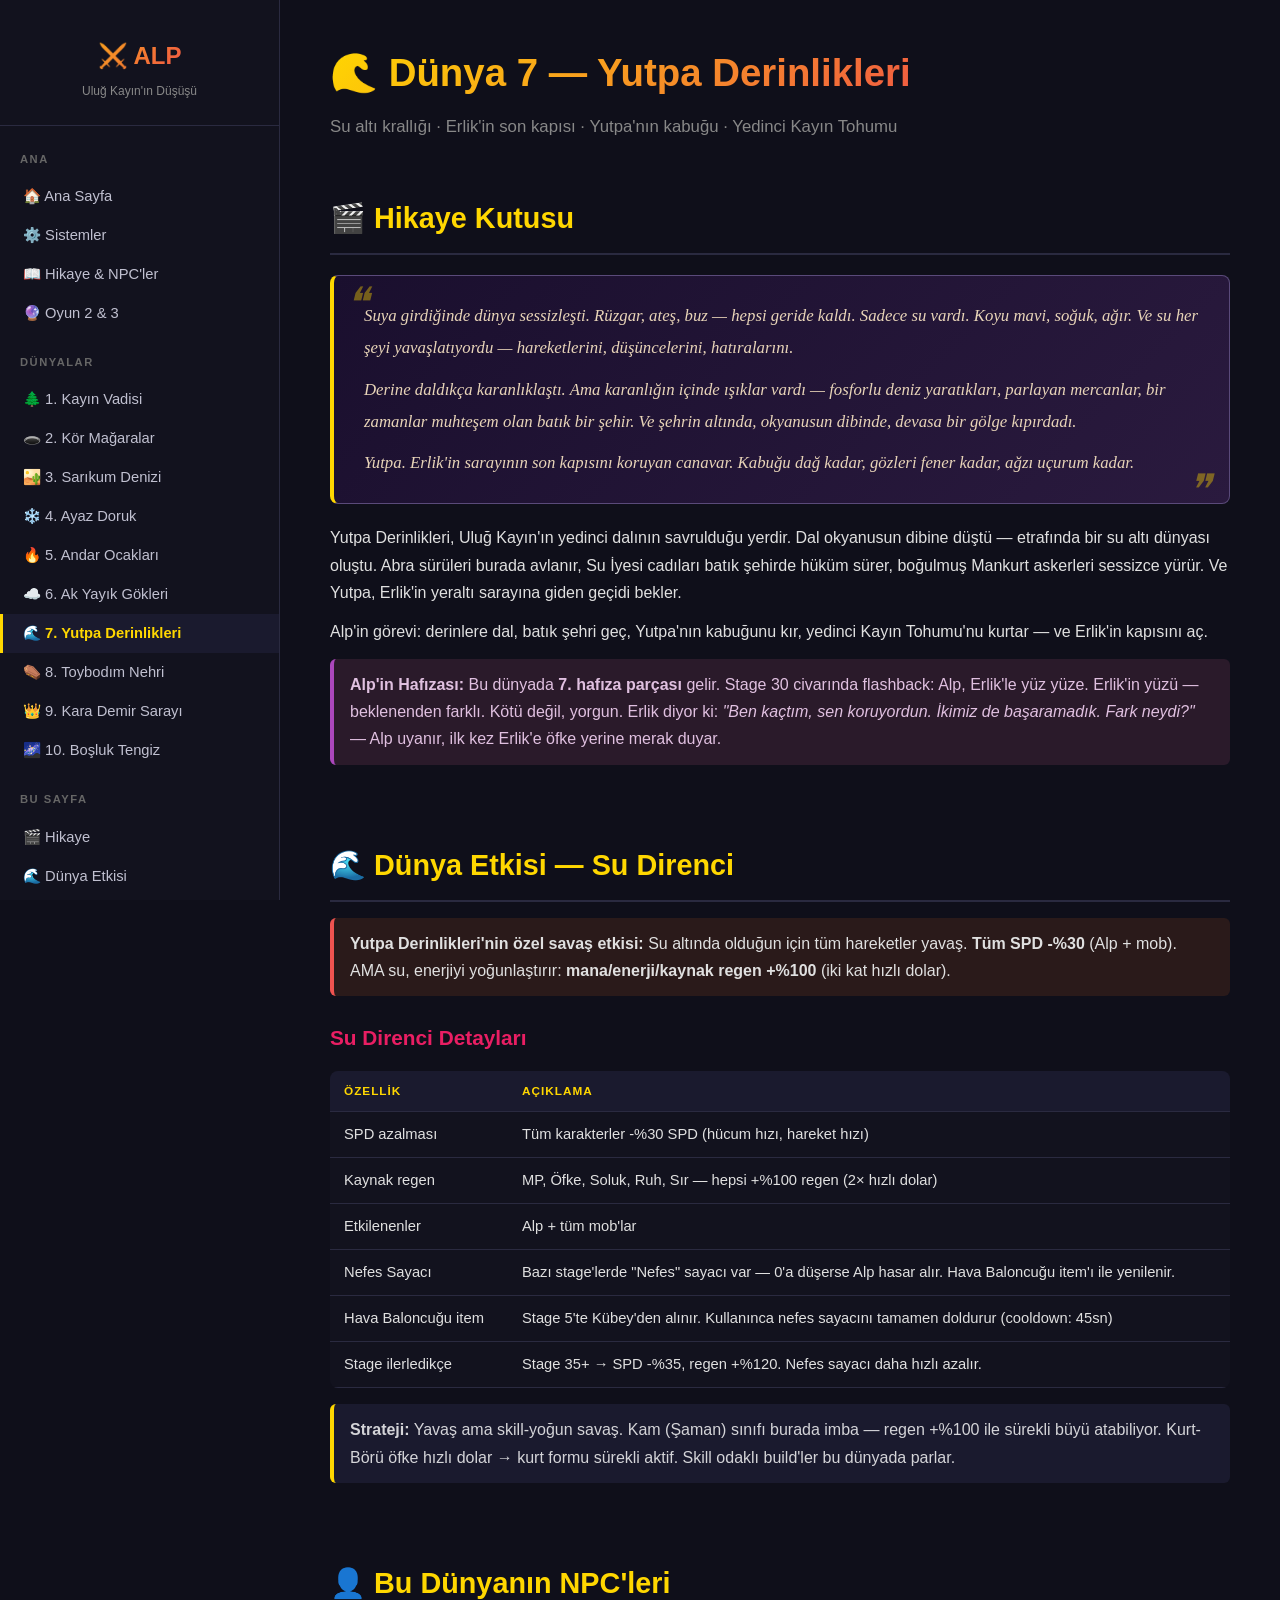
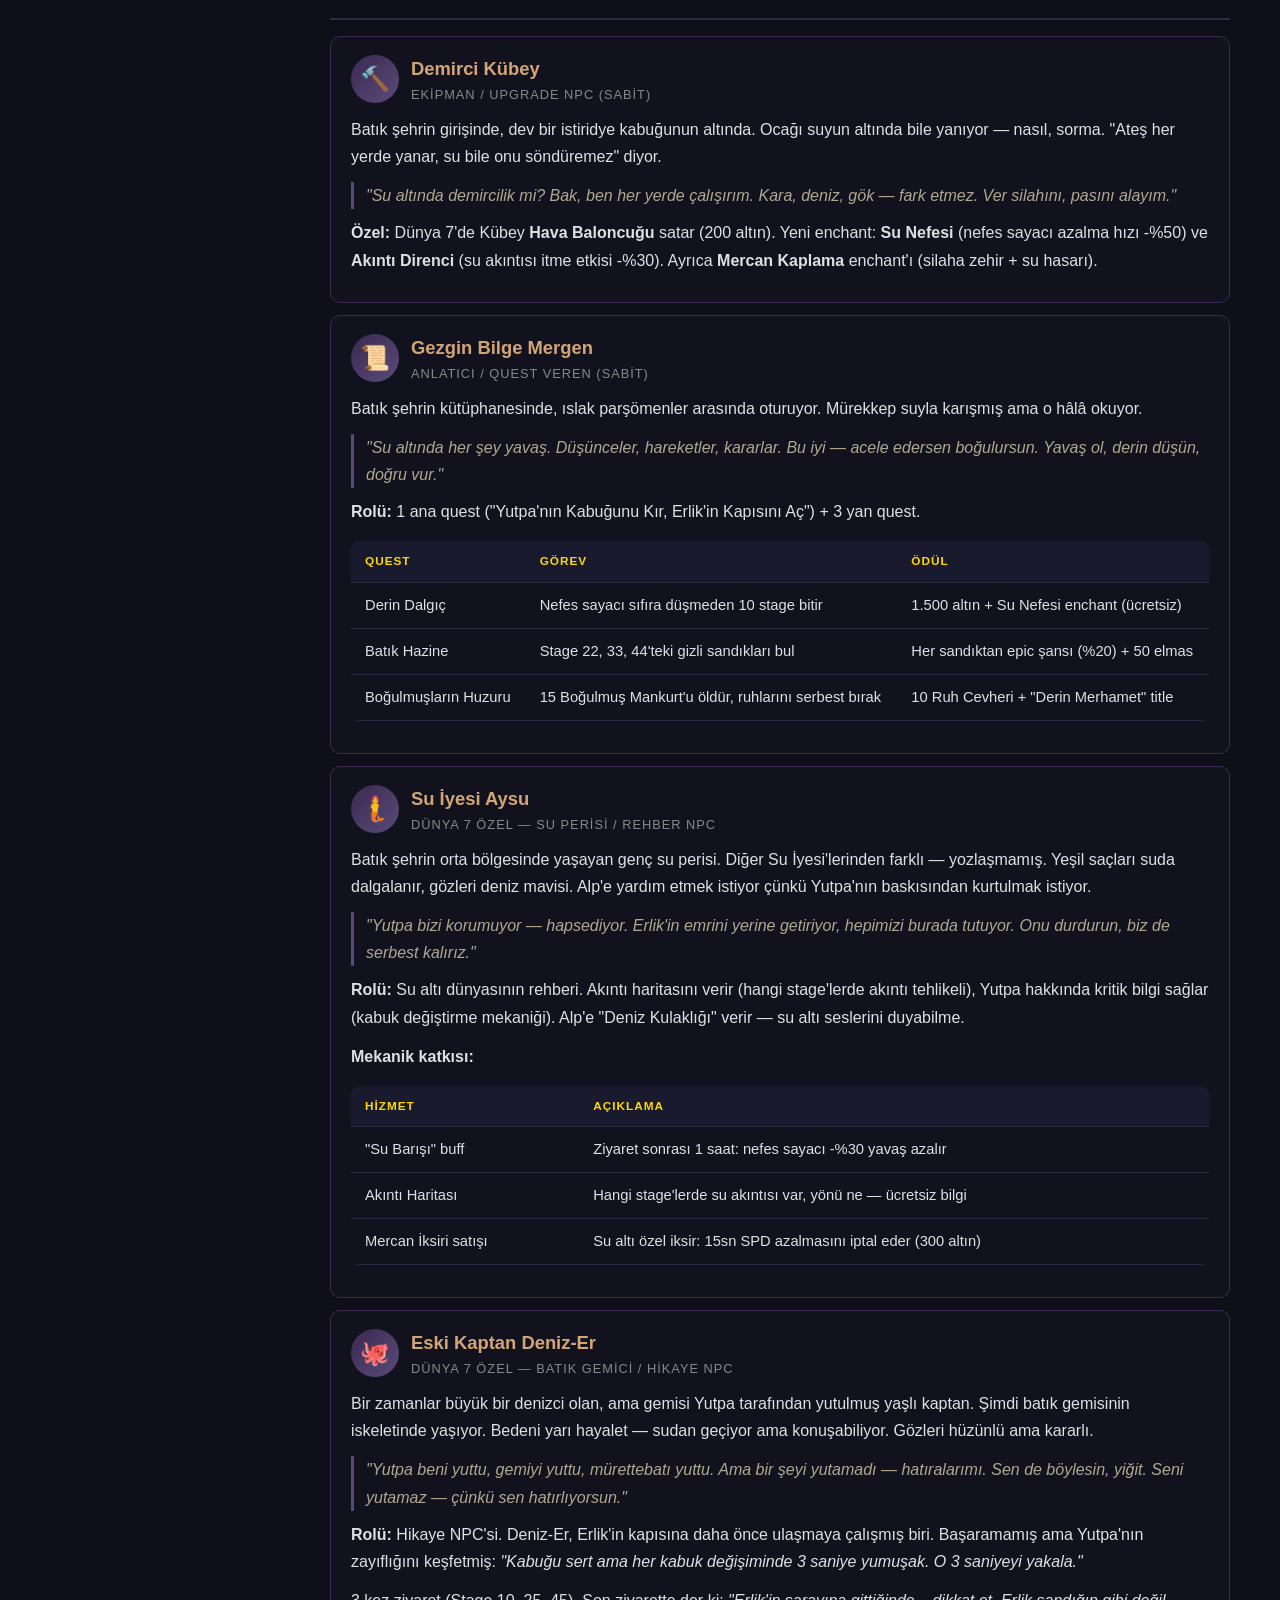
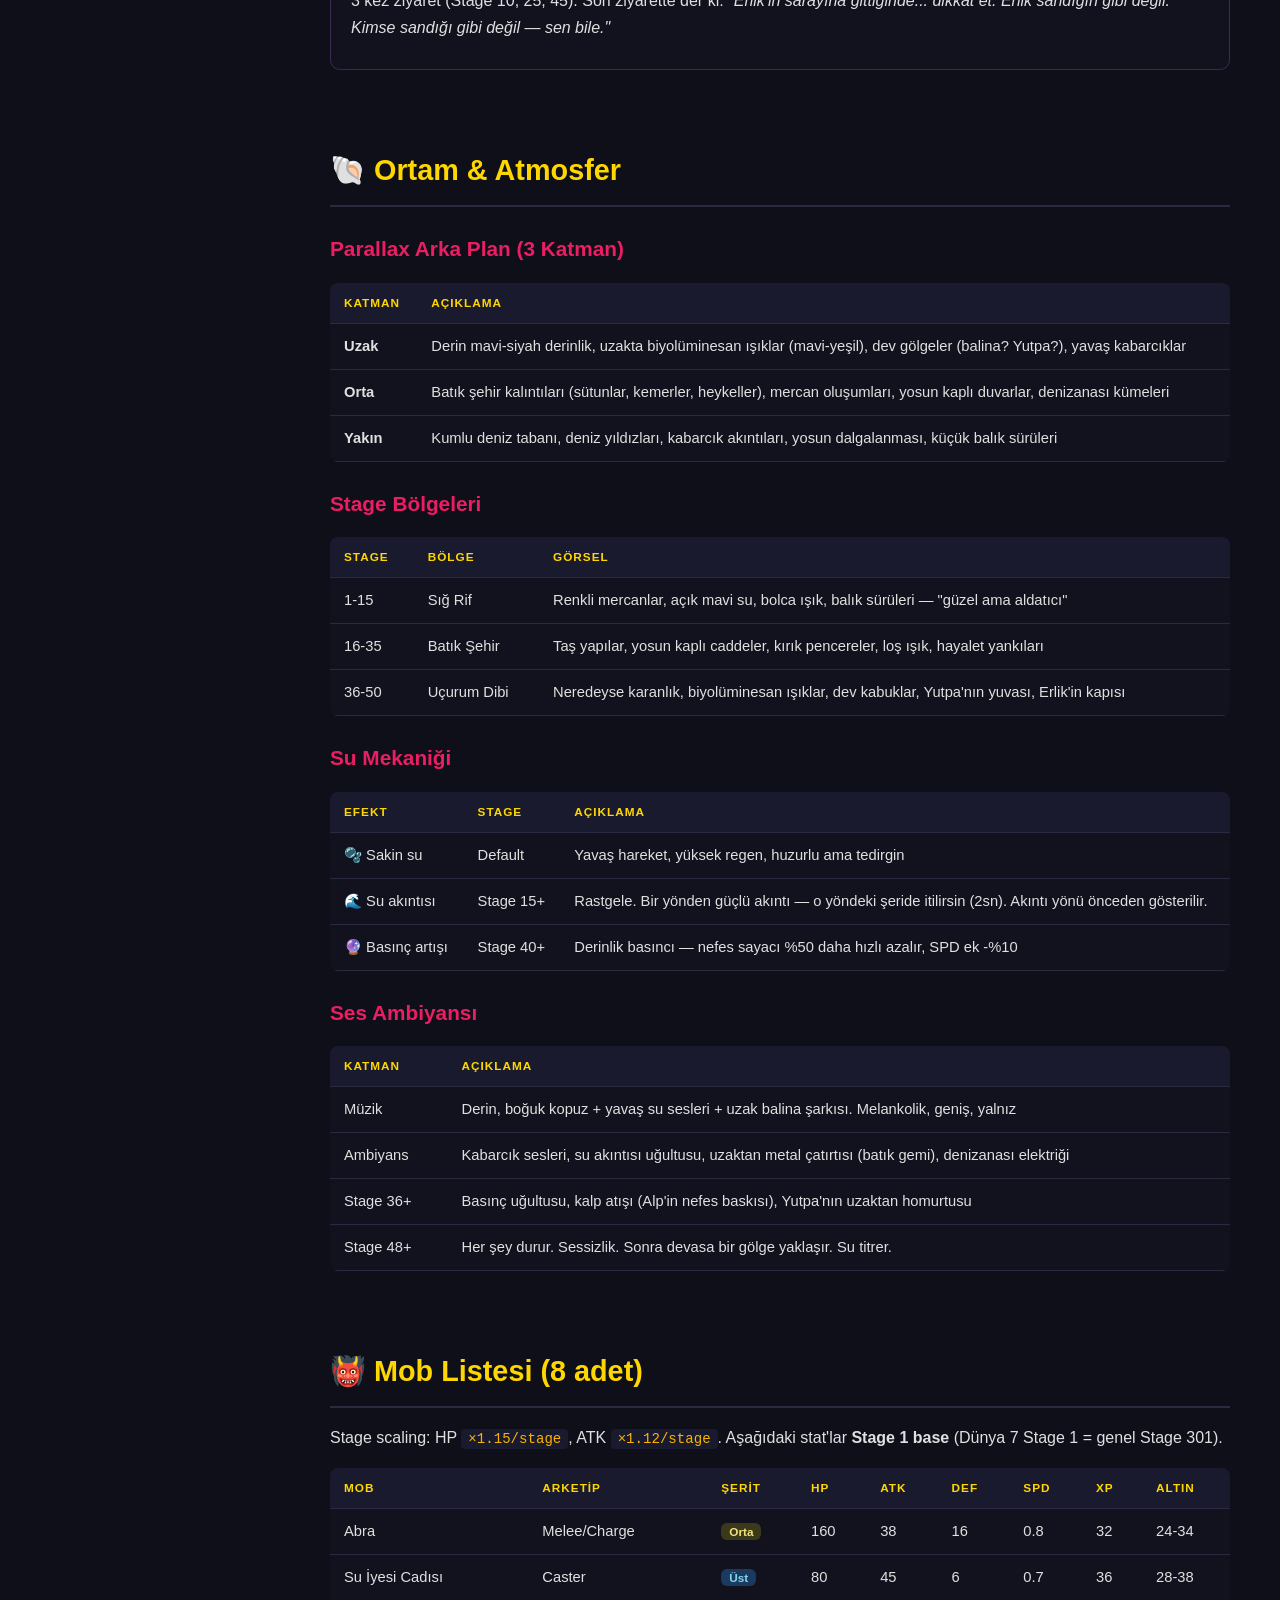
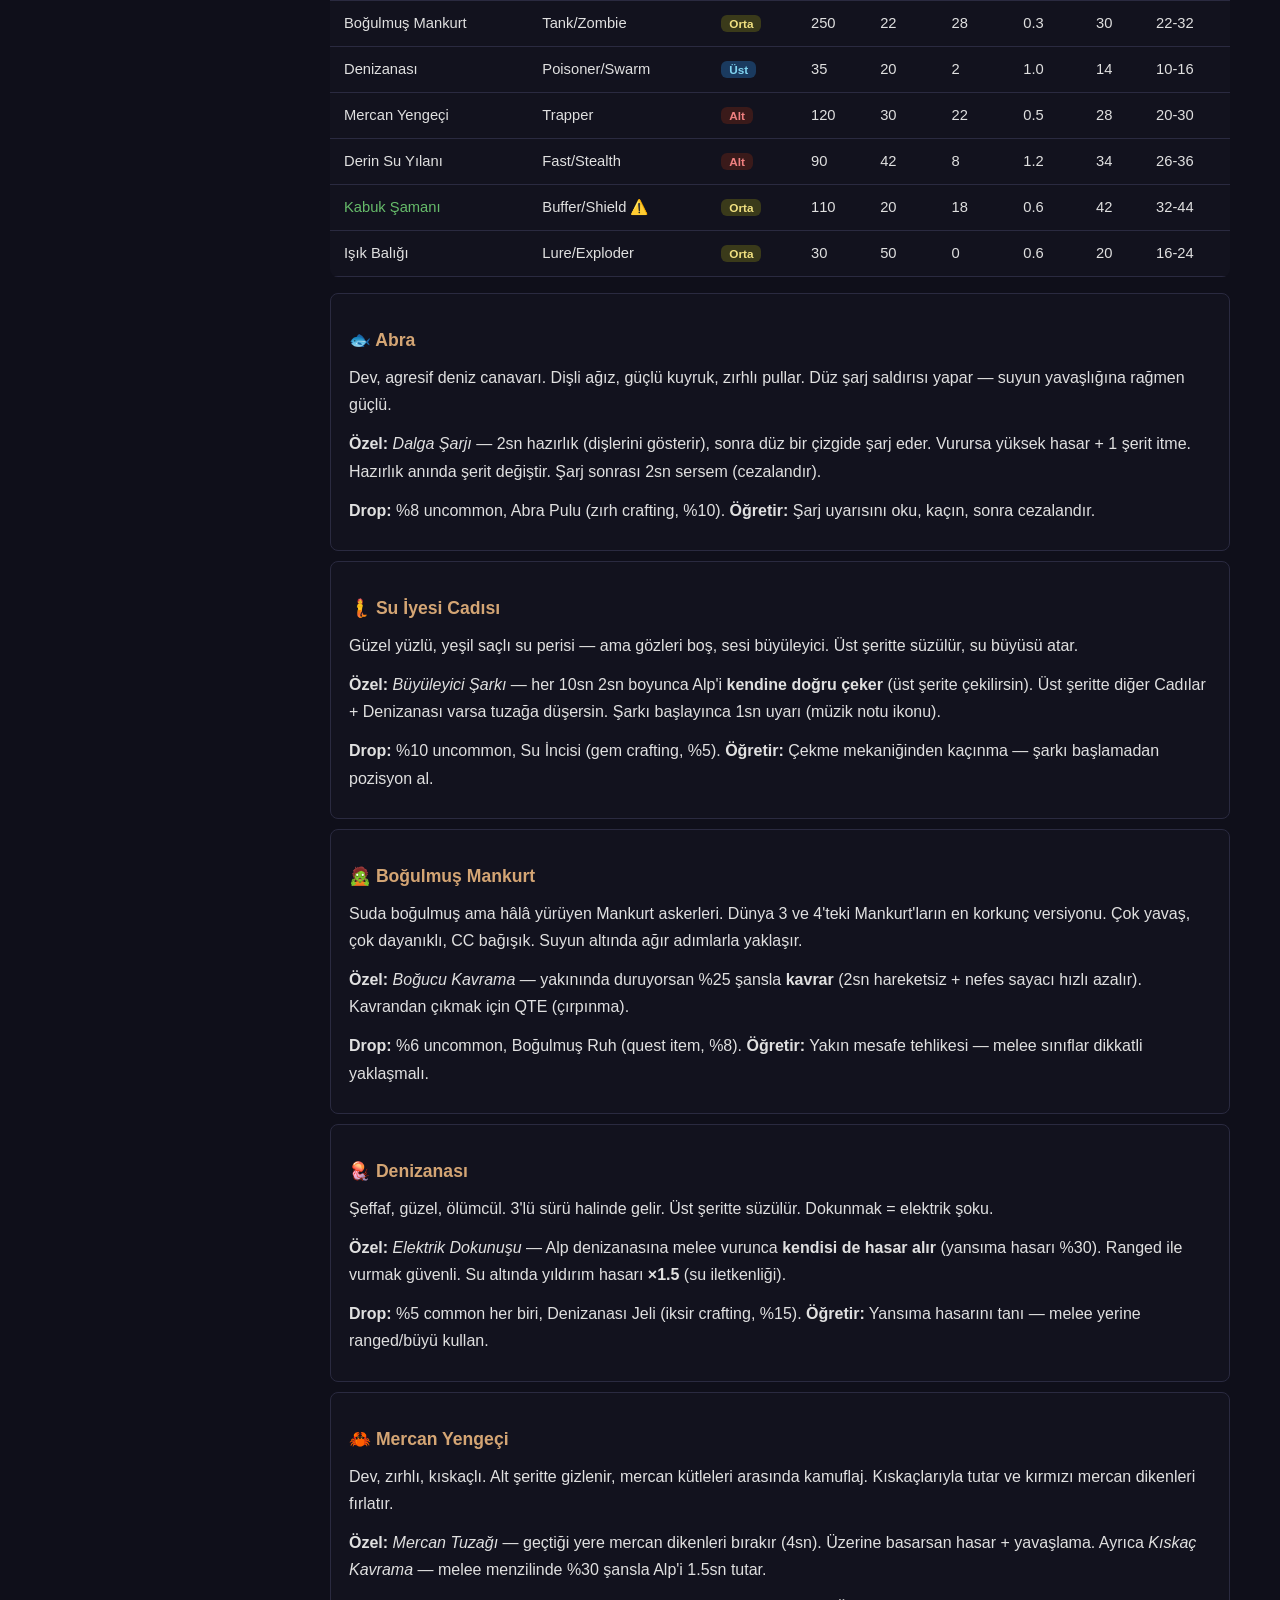
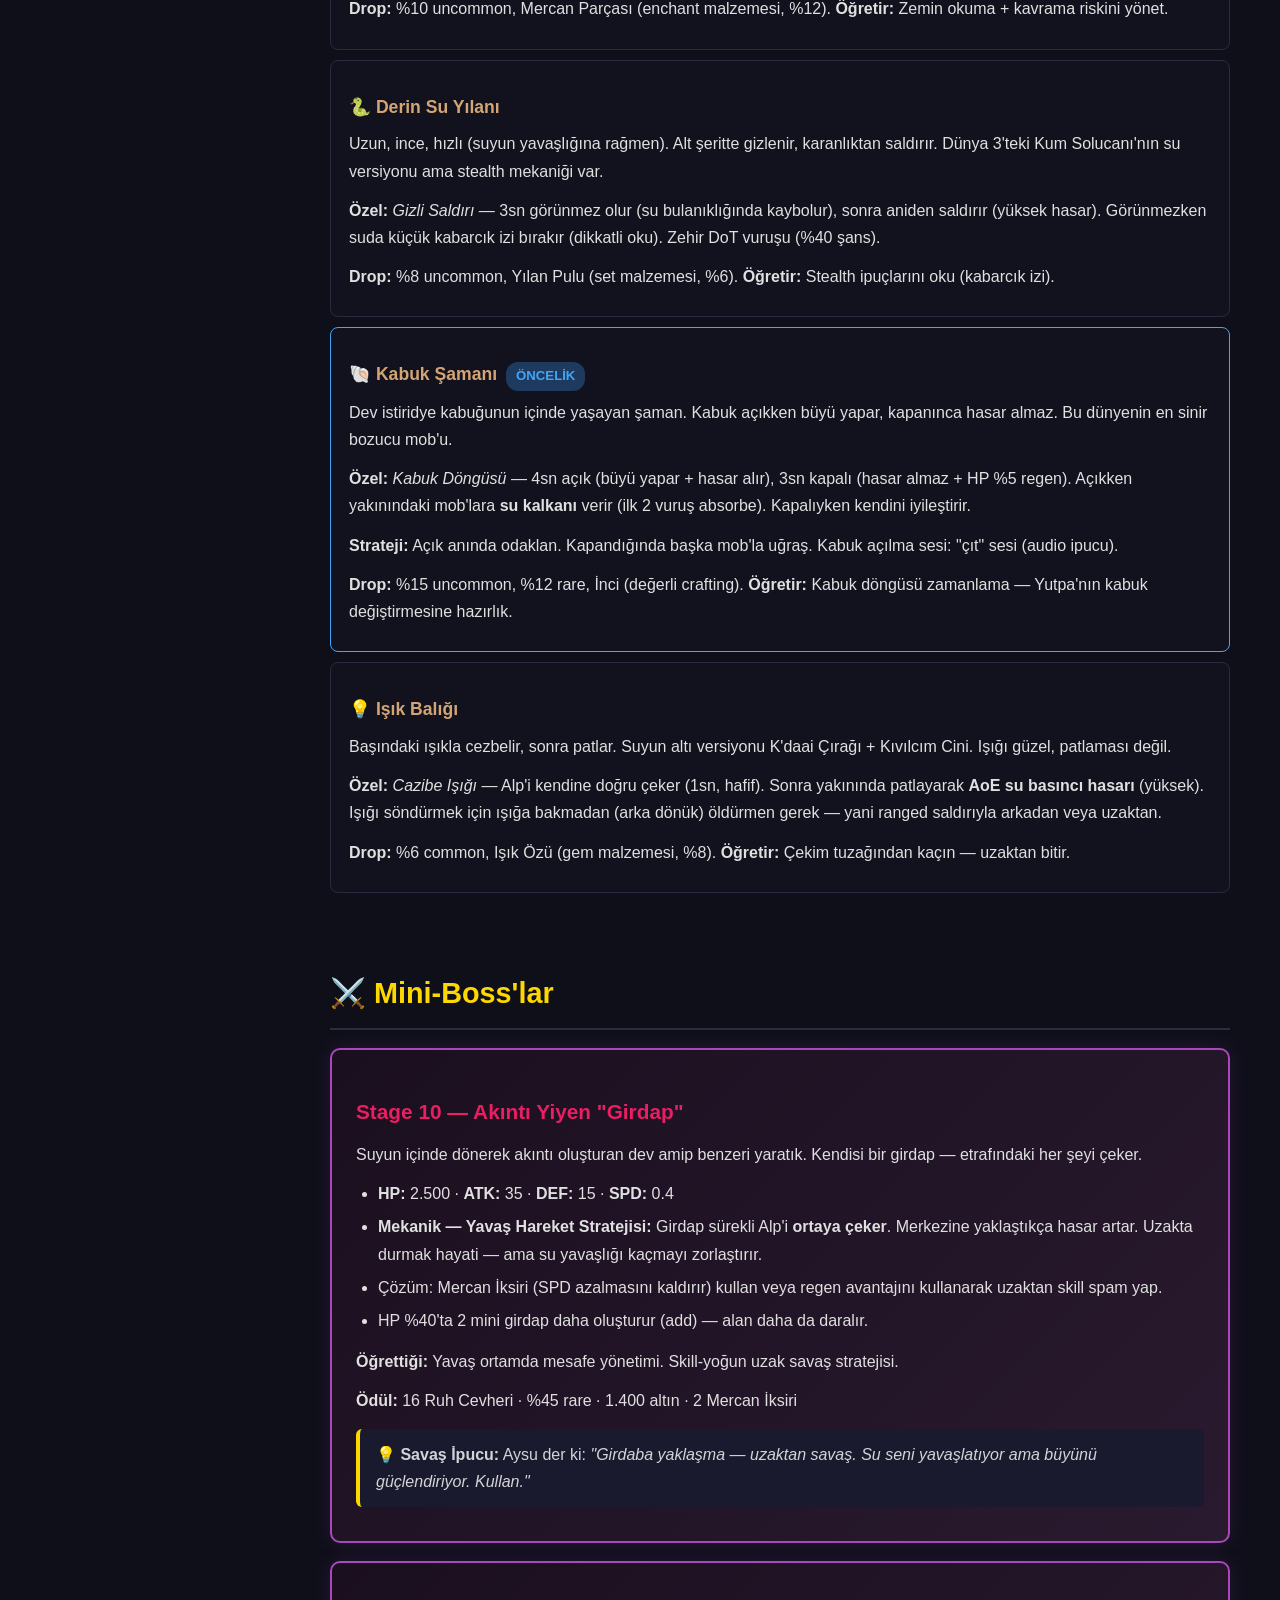
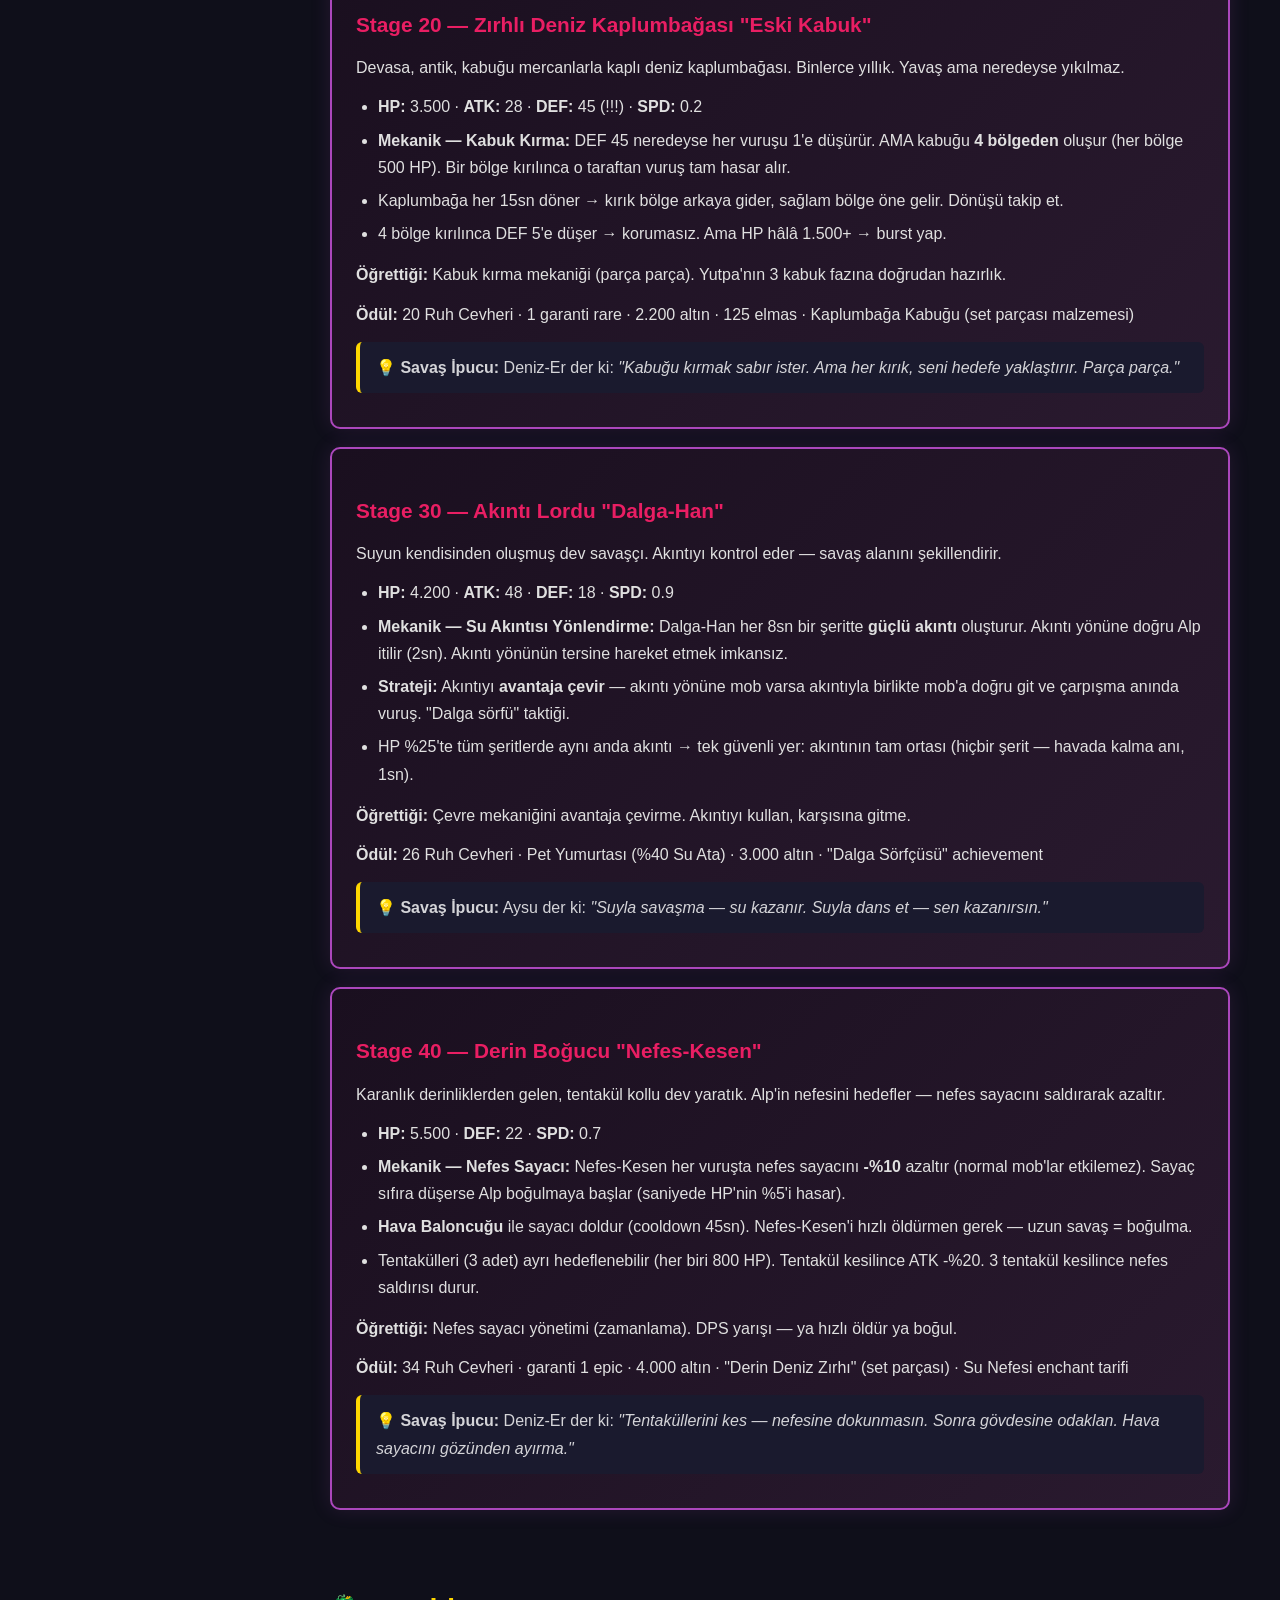
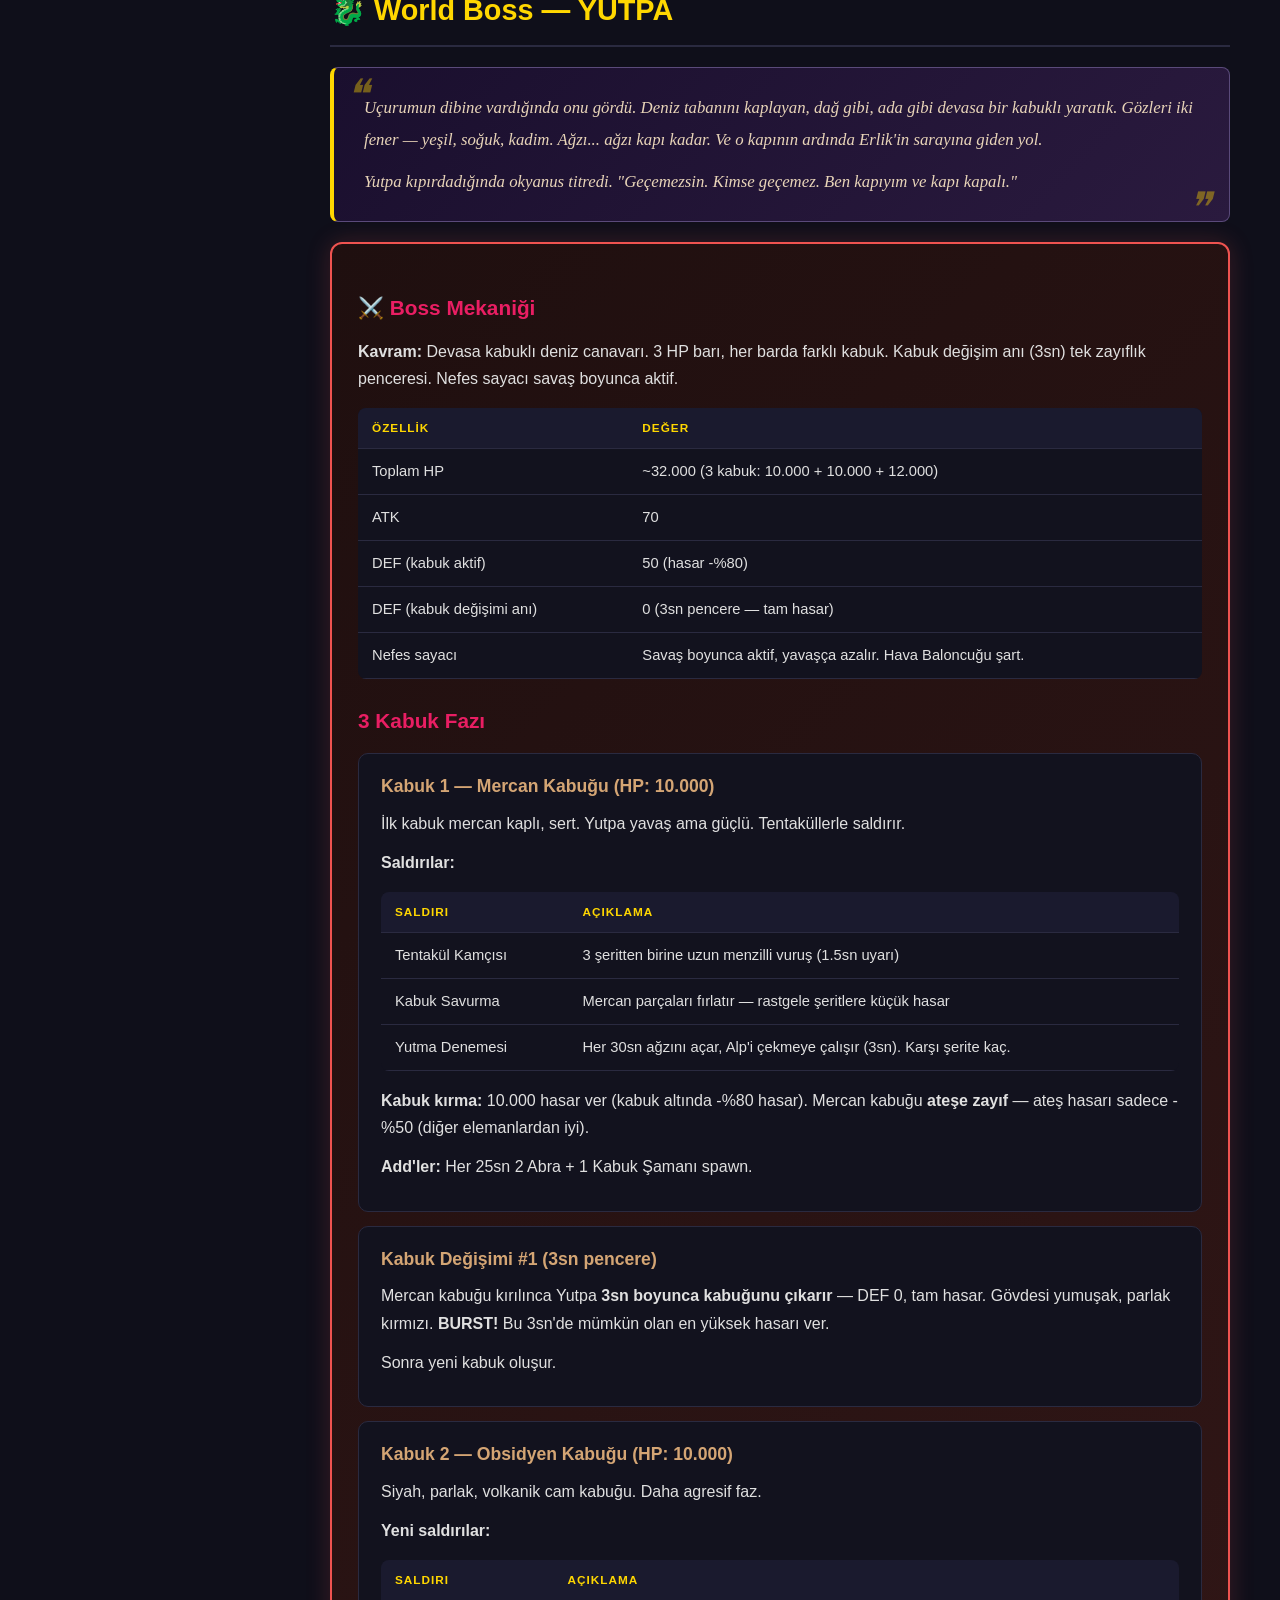
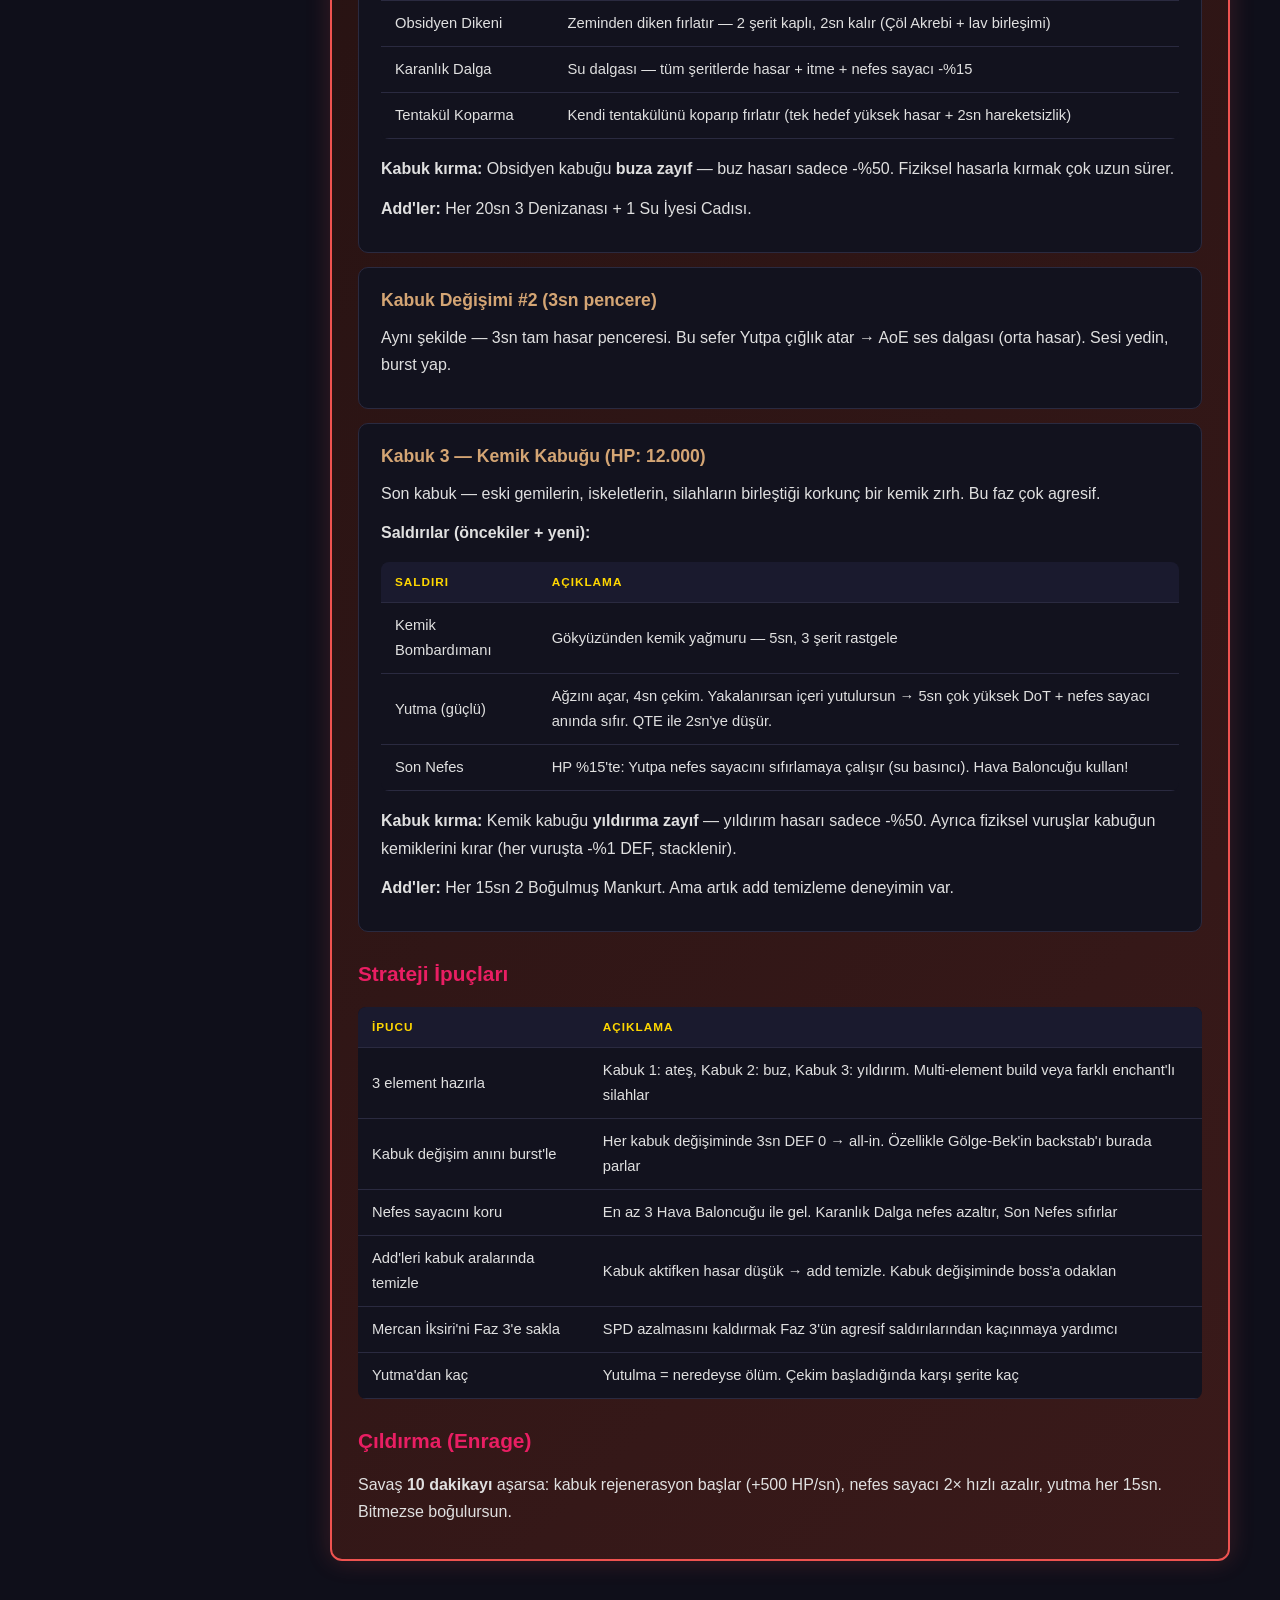
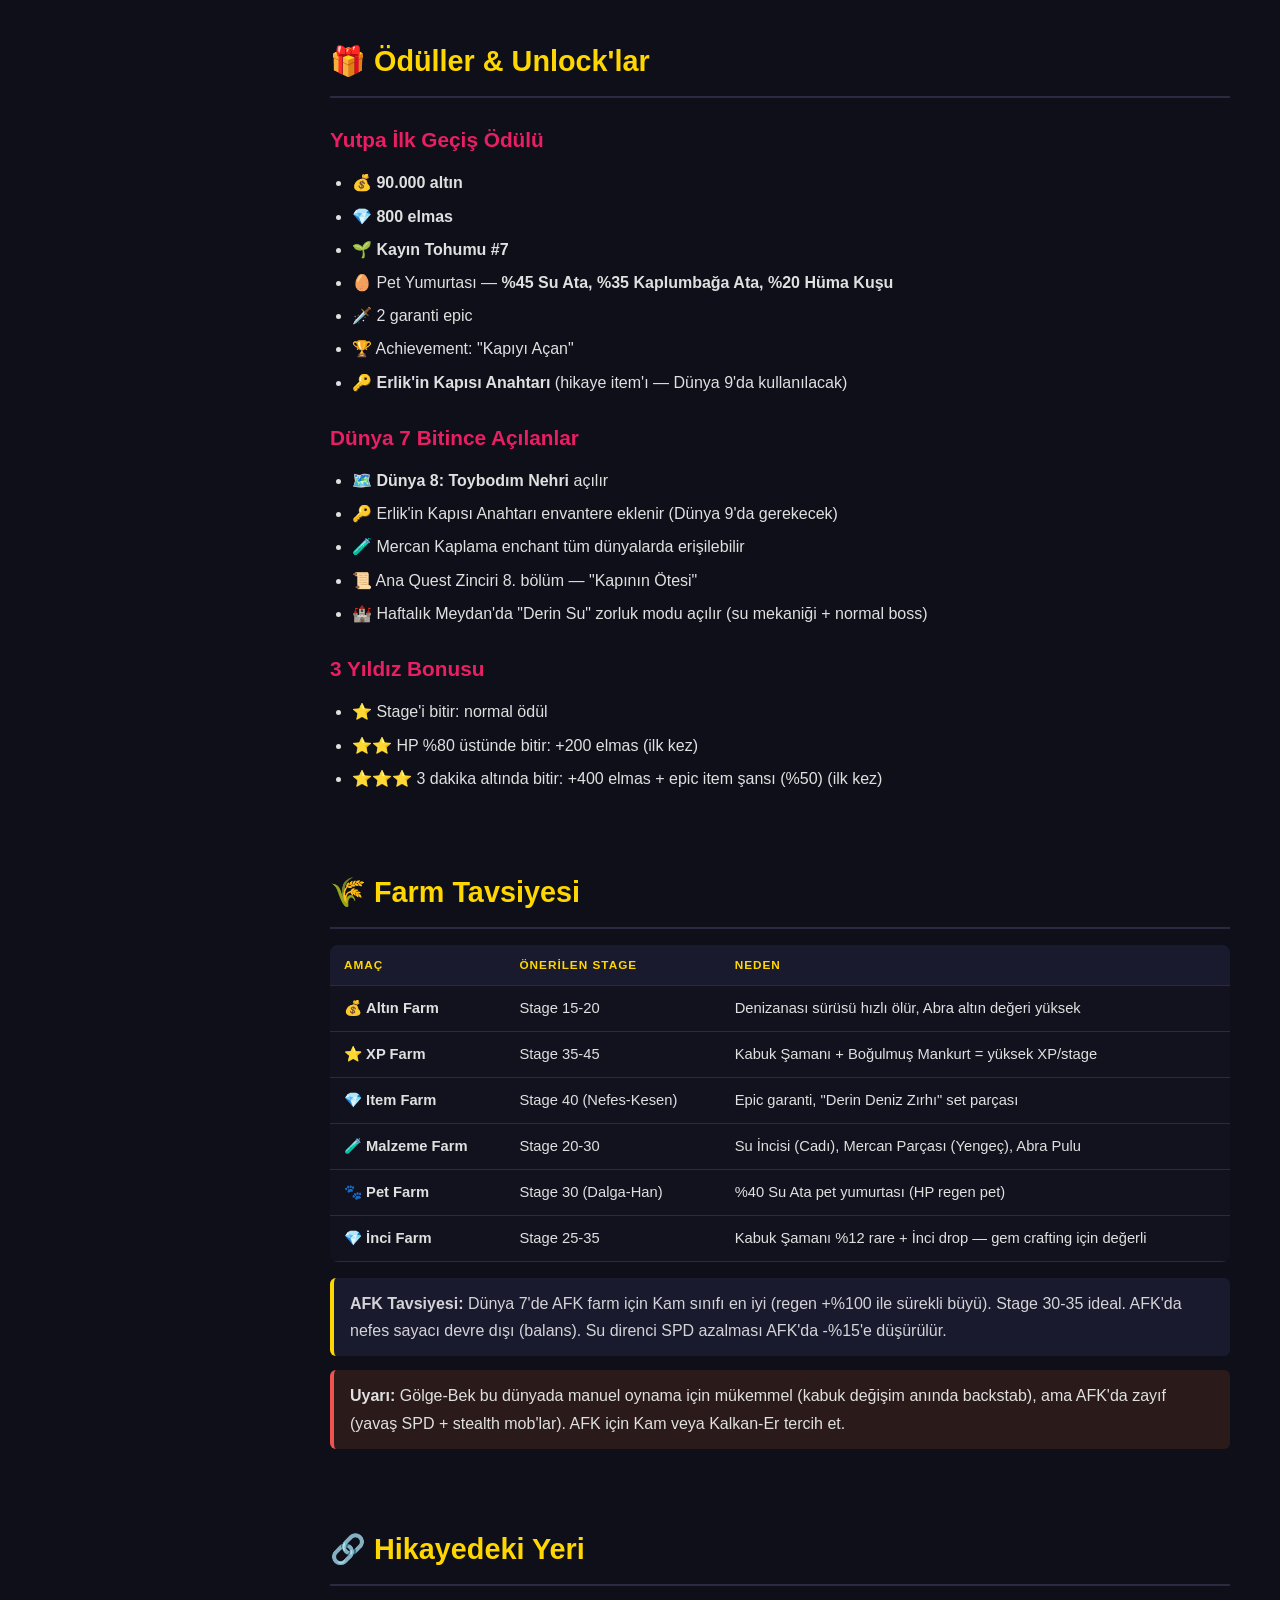
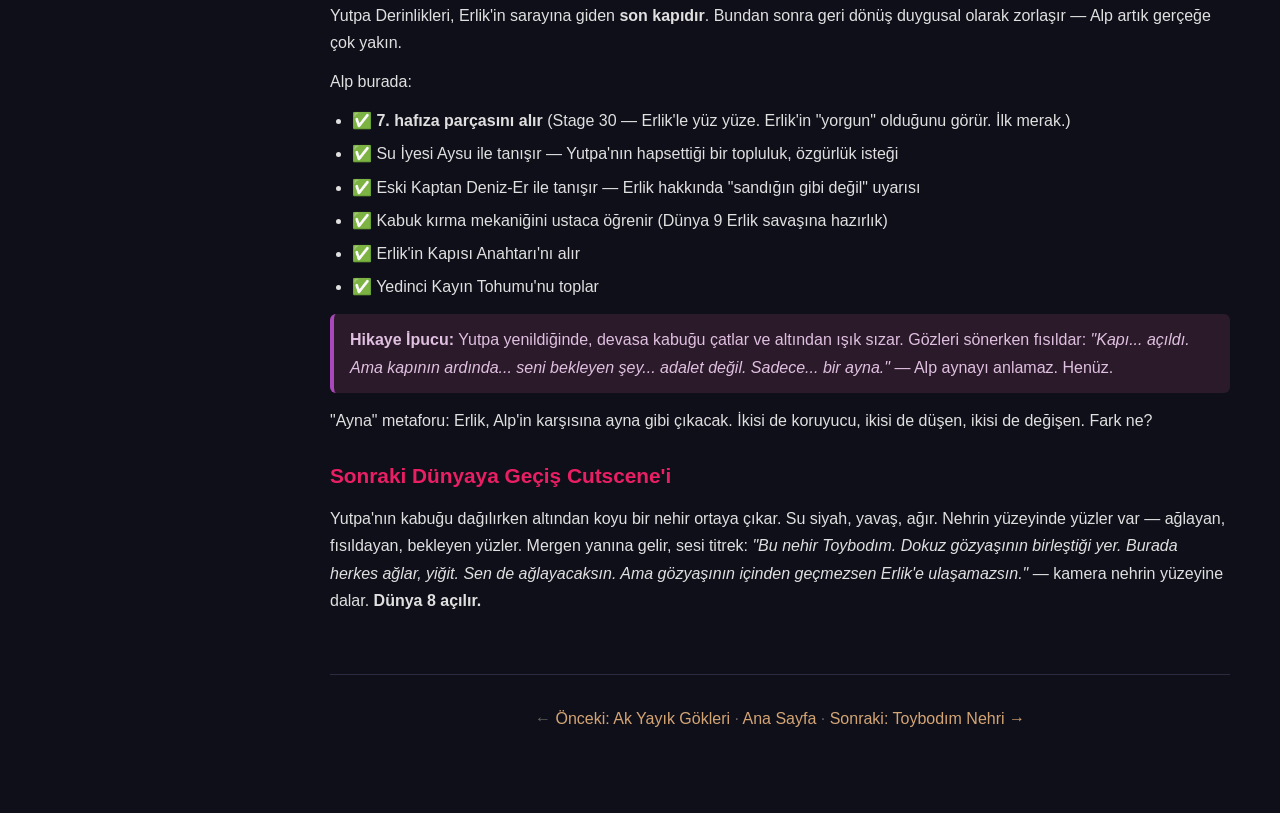
<file: taslaklar/world-7-yutpa-derinlikleri.html>
<!DOCTYPE html>
<html lang="tr">
<head>
<meta charset="UTF-8">
<meta name="viewport" content="width=device-width, initial-scale=1.0">
<title>Dünya 7: Yutpa Derinlikleri | ALP Wiki</title>
<link rel="stylesheet" href="shared.css">
</head>
<body>
<div class="layout">
<aside class="sidebar">
<div class="sidebar-logo"><h1>⚔️ ALP</h1><div class="version">Uluğ Kayın'ın Düşüşü</div></div>
<nav>
<div class="nav-section">ANA</div>
<a href="index.html">🏠 Ana Sayfa</a>
<a href="systems.html">⚙️ Sistemler</a>
<a href="story.html">📖 Hikaye & NPC'ler</a>
<a href="sequels.html">🔮 Oyun 2 & 3</a>

<div class="nav-section">DÜNYALAR</div>
<a href="world-1-kayin-vadisi.html">🌲 1. Kayın Vadisi</a>
<a href="world-2-kor-magaralar.html">🕳️ 2. Kör Mağaralar</a>
<a href="world-3-sarikum-denizi.html">🏜️ 3. Sarıkum Denizi</a>
<a href="world-4-ayaz-doruk.html">❄️ 4. Ayaz Doruk</a>
<a href="world-5-andar-ocaklari.html">🔥 5. Andar Ocakları</a>
<a href="world-6-ak-yayik-gokleri.html">☁️ 6. Ak Yayık Gökleri</a>
<a href="world-7-yutpa-derinlikleri.html" class="active">🌊 7. Yutpa Derinlikleri</a>
<a href="world-8-toybodim-nehri.html">⚰️ 8. Toybodım Nehri</a>
<a href="world-9-kara-demir-sarayi.html">👑 9. Kara Demir Sarayı</a>
<a href="world-10-bosluk-tengiz.html">🌌 10. Boşluk Tengiz</a>

<div class="nav-section">BU SAYFA</div>
<a href="#story">🎬 Hikaye</a>
<a href="#world-effect">🌊 Dünya Etkisi</a>
<a href="#npcs">👤 NPC'ler</a>
<a href="#env">🐚 Ortam</a>
<a href="#mobs">👹 Mob Listesi</a>
<a href="#mini-bosses">⚔️ Mini-Boss'lar</a>
<a href="#world-boss">🐉 Yutpa</a>
<a href="#rewards">🎁 Ödüller</a>
<a href="#farm">🌾 Farm Tavsiyesi</a>
<a href="#lore-role">🔗 Hikayedeki Yeri</a>
</nav>
</aside>

<main class="main">
<h1 class="title">🌊 Dünya 7 — Yutpa Derinlikleri</h1>
<p class="subtitle">Su altı krallığı · Erlik'in son kapısı · Yutpa'nın kabuğu · Yedinci Kayın Tohumu</p>

<!-- ============================================================ -->
<!-- HİKAYE -->
<!-- ============================================================ -->
<section id="story">
<h2>🎬 Hikaye Kutusu</h2>
<div class="destan">
<p>Suya girdiğinde dünya sessizleşti. Rüzgar, ateş, buz — hepsi geride kaldı. Sadece su vardı. Koyu mavi, soğuk, ağır. Ve su her şeyi yavaşlatıyordu — hareketlerini, düşüncelerini, hatıralarını.</p>
<p>Derine daldıkça karanlıklaştı. Ama karanlığın içinde ışıklar vardı — fosforlu deniz yaratıkları, parlayan mercanlar, bir zamanlar muhteşem olan batık bir şehir. Ve şehrin altında, okyanusun dibinde, devasa bir gölge kıpırdadı.</p>
<p>Yutpa. Erlik'in sarayının son kapısını koruyan canavar. Kabuğu dağ kadar, gözleri fener kadar, ağzı uçurum kadar.</p>
</div>
<p>Yutpa Derinlikleri, Uluğ Kayın'ın yedinci dalının savrulduğu yerdir. Dal okyanusun dibine düştü — etrafında bir su altı dünyası oluştu. Abra sürüleri burada avlanır, Su İyesi cadıları batık şehirde hüküm sürer, boğulmuş Mankurt askerleri sessizce yürür. Ve Yutpa, Erlik'in yeraltı sarayına giden geçidi bekler.</p>
<p>Alp'in görevi: derinlere dal, batık şehri geç, Yutpa'nın kabuğunu kır, yedinci Kayın Tohumu'nu kurtar — ve Erlik'in kapısını aç.</p>
<div class="lore"><b>Alp'in Hafızası:</b> Bu dünyada <b>7. hafıza parçası</b> gelir. Stage 30 civarında flashback: Alp, Erlik'le yüz yüze. Erlik'in yüzü — beklenenden farklı. Kötü değil, yorgun. Erlik diyor ki: <i>"Ben kaçtım, sen koruyordun. İkimiz de başaramadık. Fark neydi?"</i> — Alp uyanır, ilk kez Erlik'e öfke yerine merak duyar.</div>
</section>

<!-- ============================================================ -->
<!-- DÜNYA ETKİSİ -->
<!-- ============================================================ -->
<section id="world-effect">
<h2>🌊 Dünya Etkisi — Su Direnci</h2>
<div class="warn">
<b>Yutpa Derinlikleri'nin özel savaş etkisi:</b> Su altında olduğun için tüm hareketler yavaş. <b>Tüm SPD -%30</b> (Alp + mob). AMA su, enerjiyi yoğunlaştırır: <b>mana/enerji/kaynak regen +%100</b> (iki kat hızlı dolar).
</div>
<h3>Su Direnci Detayları</h3>
<table>
<tr><th>Özellik</th><th>Açıklama</th></tr>
<tr><td>SPD azalması</td><td>Tüm karakterler -%30 SPD (hücum hızı, hareket hızı)</td></tr>
<tr><td>Kaynak regen</td><td>MP, Öfke, Soluk, Ruh, Sır — hepsi +%100 regen (2× hızlı dolar)</td></tr>
<tr><td>Etkilenenler</td><td>Alp + tüm mob'lar</td></tr>
<tr><td>Nefes Sayacı</td><td>Bazı stage'lerde "Nefes" sayacı var — 0'a düşerse Alp hasar alır. Hava Baloncuğu item'ı ile yenilenir.</td></tr>
<tr><td>Hava Baloncuğu item</td><td>Stage 5'te Kübey'den alınır. Kullanınca nefes sayacını tamamen doldurur (cooldown: 45sn)</td></tr>
<tr><td>Stage ilerledikçe</td><td>Stage 35+ → SPD -%35, regen +%120. Nefes sayacı daha hızlı azalır.</td></tr>
</table>
<div class="note"><b>Strateji:</b> Yavaş ama skill-yoğun savaş. Kam (Şaman) sınıfı burada imba — regen +%100 ile sürekli büyü atabiliyor. Kurt-Börü öfke hızlı dolar → kurt formu sürekli aktif. Skill odaklı build'ler bu dünyada parlar.</div>
</section>

<!-- ============================================================ -->
<!-- NPC'LER -->
<!-- ============================================================ -->
<section id="npcs">
<h2>👤 Bu Dünyanın NPC'leri</h2>

<div class="npc">
<div class="npc-header">
<div class="npc-avatar">🔨</div>
<div><div class="npc-name">Demirci Kübey</div><div class="npc-role">Ekipman / Upgrade NPC (Sabit)</div></div>
</div>
<p>Batık şehrin girişinde, dev bir istiridye kabuğunun altında. Ocağı suyun altında bile yanıyor — nasıl, sorma. "Ateş her yerde yanar, su bile onu söndüremez" diyor.</p>
<div class="npc-quote">"Su altında demircilik mi? Bak, ben her yerde çalışırım. Kara, deniz, gök — fark etmez. Ver silahını, pasını alayım."</div>
<p><b>Özel:</b> Dünya 7'de Kübey <b>Hava Baloncuğu</b> satar (200 altın). Yeni enchant: <b>Su Nefesi</b> (nefes sayacı azalma hızı -%50) ve <b>Akıntı Direnci</b> (su akıntısı itme etkisi -%30). Ayrıca <b>Mercan Kaplama</b> enchant'ı (silaha zehir + su hasarı).</p>
</div>

<div class="npc">
<div class="npc-header">
<div class="npc-avatar">📜</div>
<div><div class="npc-name">Gezgin Bilge Mergen</div><div class="npc-role">Anlatıcı / Quest Veren (Sabit)</div></div>
</div>
<p>Batık şehrin kütüphanesinde, ıslak parşömenler arasında oturuyor. Mürekkep suyla karışmış ama o hâlâ okuyor.</p>
<div class="npc-quote">"Su altında her şey yavaş. Düşünceler, hareketler, kararlar. Bu iyi — acele edersen boğulursun. Yavaş ol, derin düşün, doğru vur."</div>
<p><b>Rolü:</b> 1 ana quest ("Yutpa'nın Kabuğunu Kır, Erlik'in Kapısını Aç") + 3 yan quest.</p>
<table>
<tr><th>Quest</th><th>Görev</th><th>Ödül</th></tr>
<tr><td>Derin Dalgıç</td><td>Nefes sayacı sıfıra düşmeden 10 stage bitir</td><td>1.500 altın + Su Nefesi enchant (ücretsiz)</td></tr>
<tr><td>Batık Hazine</td><td>Stage 22, 33, 44'teki gizli sandıkları bul</td><td>Her sandıktan epic şansı (%20) + 50 elmas</td></tr>
<tr><td>Boğulmuşların Huzuru</td><td>15 Boğulmuş Mankurt'u öldür, ruhlarını serbest bırak</td><td>10 Ruh Cevheri + "Derin Merhamet" title</td></tr>
</table>
</div>

<div class="npc">
<div class="npc-header">
<div class="npc-avatar">🧜</div>
<div><div class="npc-name">Su İyesi Aysu</div><div class="npc-role">Dünya 7 Özel — Su Perisi / Rehber NPC</div></div>
</div>
<p>Batık şehrin orta bölgesinde yaşayan genç su perisi. Diğer Su İyesi'lerinden farklı — yozlaşmamış. Yeşil saçları suda dalgalanır, gözleri deniz mavisi. Alp'e yardım etmek istiyor çünkü Yutpa'nın baskısından kurtulmak istiyor.</p>
<div class="npc-quote">"Yutpa bizi korumuyor — hapsediyor. Erlik'in emrini yerine getiriyor, hepimizi burada tutuyor. Onu durdurun, biz de serbest kalırız."</div>
<p><b>Rolü:</b> Su altı dünyasının rehberi. Akıntı haritasını verir (hangi stage'lerde akıntı tehlikeli), Yutpa hakkında kritik bilgi sağlar (kabuk değiştirme mekaniği). Alp'e "Deniz Kulaklığı" verir — su altı seslerini duyabilme.</p>
<p><b>Mekanik katkısı:</b></p>
<table>
<tr><th>Hizmet</th><th>Açıklama</th></tr>
<tr><td>"Su Barışı" buff</td><td>Ziyaret sonrası 1 saat: nefes sayacı -%30 yavaş azalır</td></tr>
<tr><td>Akıntı Haritası</td><td>Hangi stage'lerde su akıntısı var, yönü ne — ücretsiz bilgi</td></tr>
<tr><td>Mercan İksiri satışı</td><td>Su altı özel iksir: 15sn SPD azalmasını iptal eder (300 altın)</td></tr>
</table>
</div>

<div class="npc">
<div class="npc-header">
<div class="npc-avatar">🐙</div>
<div><div class="npc-name">Eski Kaptan Deniz-Er</div><div class="npc-role">Dünya 7 Özel — Batık Gemici / Hikaye NPC</div></div>
</div>
<p>Bir zamanlar büyük bir denizci olan, ama gemisi Yutpa tarafından yutulmuş yaşlı kaptan. Şimdi batık gemisinin iskeletinde yaşıyor. Bedeni yarı hayalet — sudan geçiyor ama konuşabiliyor. Gözleri hüzünlü ama kararlı.</p>
<div class="npc-quote">"Yutpa beni yuttu, gemiyi yuttu, mürettebatı yuttu. Ama bir şeyi yutamadı — hatıralarımı. Sen de böylesin, yiğit. Seni yutamaz — çünkü sen hatırlıyorsun."</div>
<p><b>Rolü:</b> Hikaye NPC'si. Deniz-Er, Erlik'in kapısına daha önce ulaşmaya çalışmış biri. Başaramamış ama Yutpa'nın zayıflığını keşfetmiş: <i>"Kabuğu sert ama her kabuk değişiminde 3 saniye yumuşak. O 3 saniyeyi yakala."</i></p>
<p>3 kez ziyaret (Stage 10, 25, 45). Son ziyarette der ki: <i>"Erlik'in sarayına gittiğinde... dikkat et. Erlik sandığın gibi değil. Kimse sandığı gibi değil — sen bile."</i></p>
</div>
</section>

<!-- ============================================================ -->
<!-- ORTAM -->
<!-- ============================================================ -->
<section id="env">
<h2>🐚 Ortam & Atmosfer</h2>

<h3>Parallax Arka Plan (3 Katman)</h3>
<table>
<tr><th>Katman</th><th>Açıklama</th></tr>
<tr><td><b>Uzak</b></td><td>Derin mavi-siyah derinlik, uzakta biyolüminesan ışıklar (mavi-yeşil), dev gölgeler (balina? Yutpa?), yavaş kabarcıklar</td></tr>
<tr><td><b>Orta</b></td><td>Batık şehir kalıntıları (sütunlar, kemerler, heykeller), mercan oluşumları, yosun kaplı duvarlar, denizanası kümeleri</td></tr>
<tr><td><b>Yakın</b></td><td>Kumlu deniz tabanı, deniz yıldızları, kabarcık akıntıları, yosun dalgalanması, küçük balık sürüleri</td></tr>
</table>

<h3>Stage Bölgeleri</h3>
<table>
<tr><th>Stage</th><th>Bölge</th><th>Görsel</th></tr>
<tr><td>1-15</td><td>Sığ Rif</td><td>Renkli mercanlar, açık mavi su, bolca ışık, balık sürüleri — "güzel ama aldatıcı"</td></tr>
<tr><td>16-35</td><td>Batık Şehir</td><td>Taş yapılar, yosun kaplı caddeler, kırık pencereler, loş ışık, hayalet yankıları</td></tr>
<tr><td>36-50</td><td>Uçurum Dibi</td><td>Neredeyse karanlık, biyolüminesan ışıklar, dev kabuklar, Yutpa'nın yuvası, Erlik'in kapısı</td></tr>
</table>

<h3>Su Mekaniği</h3>
<table>
<tr><th>Efekt</th><th>Stage</th><th>Açıklama</th></tr>
<tr><td>🫧 Sakin su</td><td>Default</td><td>Yavaş hareket, yüksek regen, huzurlu ama tedirgin</td></tr>
<tr><td>🌊 Su akıntısı</td><td>Stage 15+</td><td>Rastgele. Bir yönden güçlü akıntı — o yöndeki şeride itilirsin (2sn). Akıntı yönü önceden gösterilir.</td></tr>
<tr><td>🔮 Basınç artışı</td><td>Stage 40+</td><td>Derinlik basıncı — nefes sayacı %50 daha hızlı azalır, SPD ek -%10</td></tr>
</table>

<h3>Ses Ambiyansı</h3>
<table>
<tr><th>Katman</th><th>Açıklama</th></tr>
<tr><td>Müzik</td><td>Derin, boğuk kopuz + yavaş su sesleri + uzak balina şarkısı. Melankolik, geniş, yalnız</td></tr>
<tr><td>Ambiyans</td><td>Kabarcık sesleri, su akıntısı uğultusu, uzaktan metal çatırtısı (batık gemi), denizanası elektriği</td></tr>
<tr><td>Stage 36+</td><td>Basınç uğultusu, kalp atışı (Alp'in nefes baskısı), Yutpa'nın uzaktan homurtusu</td></tr>
<tr><td>Stage 48+</td><td>Her şey durur. Sessizlik. Sonra devasa bir gölge yaklaşır. Su titrer.</td></tr>
</table>
</section>

<!-- ============================================================ -->
<!-- MOB LİSTESİ -->
<!-- ============================================================ -->
<section id="mobs">
<h2>👹 Mob Listesi (8 adet)</h2>
<p>Stage scaling: HP <code>×1.15/stage</code>, ATK <code>×1.12/stage</code>. Aşağıdaki stat'lar <b>Stage 1 base</b> (Dünya 7 Stage 1 = genel Stage 301).</p>

<table>
<tr><th>Mob</th><th>Arketip</th><th>Şerit</th><th>HP</th><th>ATK</th><th>DEF</th><th>SPD</th><th>XP</th><th>Altın</th></tr>
<tr><td>Abra</td><td>Melee/Charge</td><td><span class="lane-orta">Orta</span></td><td>160</td><td>38</td><td>16</td><td>0.8</td><td>32</td><td>24-34</td></tr>
<tr><td>Su İyesi Cadısı</td><td>Caster</td><td><span class="lane-ust">Üst</span></td><td>80</td><td>45</td><td>6</td><td>0.7</td><td>36</td><td>28-38</td></tr>
<tr><td>Boğulmuş Mankurt</td><td>Tank/Zombie</td><td><span class="lane-orta">Orta</span></td><td>250</td><td>22</td><td>28</td><td>0.3</td><td>30</td><td>22-32</td></tr>
<tr><td>Denizanası</td><td>Poisoner/Swarm</td><td><span class="lane-ust">Üst</span></td><td>35</td><td>20</td><td>2</td><td>1.0</td><td>14</td><td>10-16</td></tr>
<tr><td>Mercan Yengeçi</td><td>Trapper</td><td><span class="lane-alt">Alt</span></td><td>120</td><td>30</td><td>22</td><td>0.5</td><td>28</td><td>20-30</td></tr>
<tr><td>Derin Su Yılanı</td><td>Fast/Stealth</td><td><span class="lane-alt">Alt</span></td><td>90</td><td>42</td><td>8</td><td>1.2</td><td>34</td><td>26-36</td></tr>
<tr><td class="r-uncommon">Kabuk Şamanı</td><td>Buffer/Shield ⚠️</td><td><span class="lane-orta">Orta</span></td><td>110</td><td>20</td><td>18</td><td>0.6</td><td>42</td><td>32-44</td></tr>
<tr><td>Işık Balığı</td><td>Lure/Exploder</td><td><span class="lane-orta">Orta</span></td><td>30</td><td>50</td><td>0</td><td>0.6</td><td>20</td><td>16-24</td></tr>
</table>

<div class="mob-card">
<h4>🐟 Abra</h4>
<p>Dev, agresif deniz canavarı. Dişli ağız, güçlü kuyruk, zırhlı pullar. Düz şarj saldırısı yapar — suyun yavaşlığına rağmen güçlü.</p>
<p><b>Özel:</b> <i>Dalga Şarjı</i> — 2sn hazırlık (dişlerini gösterir), sonra düz bir çizgide şarj eder. Vurursa yüksek hasar + 1 şerit itme. Hazırlık anında şerit değiştir. Şarj sonrası 2sn sersem (cezalandır).</p>
<p><b>Drop:</b> %8 uncommon, Abra Pulu (zırh crafting, %10). <b>Öğretir:</b> Şarj uyarısını oku, kaçın, sonra cezalandır.</p>
</div>

<div class="mob-card">
<h4>🧜 Su İyesi Cadısı</h4>
<p>Güzel yüzlü, yeşil saçlı su perisi — ama gözleri boş, sesi büyüleyici. Üst şeritte süzülür, su büyüsü atar.</p>
<p><b>Özel:</b> <i>Büyüleyici Şarkı</i> — her 10sn 2sn boyunca Alp'i <b>kendine doğru çeker</b> (üst şerite çekilirsin). Üst şeritte diğer Cadılar + Denizanası varsa tuzağa düşersin. Şarkı başlayınca 1sn uyarı (müzik notu ikonu).</p>
<p><b>Drop:</b> %10 uncommon, Su İncisi (gem crafting, %5). <b>Öğretir:</b> Çekme mekaniğinden kaçınma — şarkı başlamadan pozisyon al.</p>
</div>

<div class="mob-card">
<h4>🧟 Boğulmuş Mankurt</h4>
<p>Suda boğulmuş ama hâlâ yürüyen Mankurt askerleri. Dünya 3 ve 4'teki Mankurt'ların en korkunç versiyonu. Çok yavaş, çok dayanıklı, CC bağışık. Suyun altında ağır adımlarla yaklaşır.</p>
<p><b>Özel:</b> <i>Boğucu Kavrama</i> — yakınında duruyorsan %25 şansla <b>kavrar</b> (2sn hareketsiz + nefes sayacı hızlı azalır). Kavrandan çıkmak için QTE (çırpınma).</p>
<p><b>Drop:</b> %6 uncommon, Boğulmuş Ruh (quest item, %8). <b>Öğretir:</b> Yakın mesafe tehlikesi — melee sınıflar dikkatli yaklaşmalı.</p>
</div>

<div class="mob-card">
<h4>🪼 Denizanası</h4>
<p>Şeffaf, güzel, ölümcül. 3'lü sürü halinde gelir. Üst şeritte süzülür. Dokunmak = elektrik şoku.</p>
<p><b>Özel:</b> <i>Elektrik Dokunuşu</i> — Alp denizanasına melee vurunca <b>kendisi de hasar alır</b> (yansıma hasarı %30). Ranged ile vurmak güvenli. Su altında yıldırım hasarı <b>×1.5</b> (su iletkenliği).</p>
<p><b>Drop:</b> %5 common her biri, Denizanası Jeli (iksir crafting, %15). <b>Öğretir:</b> Yansıma hasarını tanı — melee yerine ranged/büyü kullan.</p>
</div>

<div class="mob-card">
<h4>🦀 Mercan Yengeçi</h4>
<p>Dev, zırhlı, kıskaçlı. Alt şeritte gizlenir, mercan kütleleri arasında kamuflaj. Kıskaçlarıyla tutar ve kırmızı mercan dikenleri fırlatır.</p>
<p><b>Özel:</b> <i>Mercan Tuzağı</i> — geçtiği yere mercan dikenleri bırakır (4sn). Üzerine basarsan hasar + yavaşlama. Ayrıca <i>Kıskaç Kavrama</i> — melee menzilinde %30 şansla Alp'i 1.5sn tutar.</p>
<p><b>Drop:</b> %10 uncommon, Mercan Parçası (enchant malzemesi, %12). <b>Öğretir:</b> Zemin okuma + kavrama riskini yönet.</p>
</div>

<div class="mob-card">
<h4>🐍 Derin Su Yılanı</h4>
<p>Uzun, ince, hızlı (suyun yavaşlığına rağmen). Alt şeritte gizlenir, karanlıktan saldırır. Dünya 3'teki Kum Solucanı'nın su versiyonu ama stealth mekaniği var.</p>
<p><b>Özel:</b> <i>Gizli Saldırı</i> — 3sn görünmez olur (su bulanıklığında kaybolur), sonra aniden saldırır (yüksek hasar). Görünmezken suda küçük kabarcık izi bırakır (dikkatli oku). Zehir DoT vuruşu (%40 şans).</p>
<p><b>Drop:</b> %8 uncommon, Yılan Pulu (set malzemesi, %6). <b>Öğretir:</b> Stealth ipuçlarını oku (kabarcık izi).</p>
</div>

<div class="mob-card" style="border-color:#42a5f5">
<h4>🐚 Kabuk Şamanı <span class="badge" style="background:#1e3a5f;color:#42a5f5">ÖNCELİK</span></h4>
<p>Dev istiridye kabuğunun içinde yaşayan şaman. Kabuk açıkken büyü yapar, kapanınca hasar almaz. Bu dünyenin en sinir bozucu mob'u.</p>
<p><b>Özel:</b> <i>Kabuk Döngüsü</i> — 4sn açık (büyü yapar + hasar alır), 3sn kapalı (hasar almaz + HP %5 regen). Açıkken yakınındaki mob'lara <b>su kalkanı</b> verir (ilk 2 vuruş absorbe). Kapalıyken kendini iyileştirir.</p>
<p><b>Strateji:</b> Açık anında odaklan. Kapandığında başka mob'la uğraş. Kabuk açılma sesi: "çıt" sesi (audio ipucu).</p>
<p><b>Drop:</b> %15 uncommon, %12 rare, İnci (değerli crafting). <b>Öğretir:</b> Kabuk döngüsü zamanlama — Yutpa'nın kabuk değiştirmesine hazırlık.</p>
</div>

<div class="mob-card">
<h4>💡 Işık Balığı</h4>
<p>Başındaki ışıkla cezbelir, sonra patlar. Suyun altı versiyonu K'daai Çırağı + Kıvılcım Cini. Işığı güzel, patlaması değil.</p>
<p><b>Özel:</b> <i>Cazibe Işığı</i> — Alp'i kendine doğru çeker (1sn, hafif). Sonra yakınında patlayarak <b>AoE su basıncı hasarı</b> (yüksek). Işığı söndürmek için ışığa bakmadan (arka dönük) öldürmen gerek — yani ranged saldırıyla arkadan veya uzaktan.</p>
<p><b>Drop:</b> %6 common, Işık Özü (gem malzemesi, %8). <b>Öğretir:</b> Çekim tuzağından kaçın — uzaktan bitir.</p>
</div>
</section>

<!-- ============================================================ -->
<!-- MİNİ-BOSS'LAR -->
<!-- ============================================================ -->
<section id="mini-bosses">
<h2>⚔️ Mini-Boss'lar</h2>

<div class="boss-card">
<h3>Stage 10 — Akıntı Yiyen "Girdap"</h3>
<p>Suyun içinde dönerek akıntı oluşturan dev amip benzeri yaratık. Kendisi bir girdap — etrafındaki her şeyi çeker.</p>
<ul>
<li><b>HP:</b> 2.500 · <b>ATK:</b> 35 · <b>DEF:</b> 15 · <b>SPD:</b> 0.4</li>
<li><b>Mekanik — Yavaş Hareket Stratejisi:</b> Girdap sürekli Alp'i <b>ortaya çeker</b>. Merkezine yaklaştıkça hasar artar. Uzakta durmak hayati — ama su yavaşlığı kaçmayı zorlaştırır.</li>
<li>Çözüm: Mercan İksiri (SPD azalmasını kaldırır) kullan veya regen avantajını kullanarak uzaktan skill spam yap.</li>
<li>HP %40'ta 2 mini girdap daha oluşturur (add) — alan daha da daralır.</li>
</ul>
<p><b>Öğrettiği:</b> Yavaş ortamda mesafe yönetimi. Skill-yoğun uzak savaş stratejisi.</p>
<p><b>Ödül:</b> 16 Ruh Cevheri · %45 rare · 1.400 altın · 2 Mercan İksiri</p>
<div class="note"><b>💡 Savaş İpucu:</b> Aysu der ki: <i>"Girdaba yaklaşma — uzaktan savaş. Su seni yavaşlatıyor ama büyünü güçlendiriyor. Kullan."</i></div>
</div>

<div class="boss-card">
<h3>Stage 20 — Zırhlı Deniz Kaplumbağası "Eski Kabuk"</h3>
<p>Devasa, antik, kabuğu mercanlarla kaplı deniz kaplumbağası. Binlerce yıllık. Yavaş ama neredeyse yıkılmaz.</p>
<ul>
<li><b>HP:</b> 3.500 · <b>ATK:</b> 28 · <b>DEF:</b> 45 (!!!) · <b>SPD:</b> 0.2</li>
<li><b>Mekanik — Kabuk Kırma:</b> DEF 45 neredeyse her vuruşu 1'e düşürür. AMA kabuğu <b>4 bölgeden</b> oluşur (her bölge 500 HP). Bir bölge kırılınca o taraftan vuruş tam hasar alır.</li>
<li>Kaplumbağa her 15sn döner → kırık bölge arkaya gider, sağlam bölge öne gelir. Dönüşü takip et.</li>
<li>4 bölge kırılınca DEF 5'e düşer → korumasız. Ama HP hâlâ 1.500+ → burst yap.</li>
</ul>
<p><b>Öğrettiği:</b> Kabuk kırma mekaniği (parça parça). Yutpa'nın 3 kabuk fazına doğrudan hazırlık.</p>
<p><b>Ödül:</b> 20 Ruh Cevheri · 1 garanti rare · 2.200 altın · 125 elmas · Kaplumbağa Kabuğu (set parçası malzemesi)</p>
<div class="note"><b>💡 Savaş İpucu:</b> Deniz-Er der ki: <i>"Kabuğu kırmak sabır ister. Ama her kırık, seni hedefe yaklaştırır. Parça parça."</i></div>
</div>

<div class="boss-card">
<h3>Stage 30 — Akıntı Lordu "Dalga-Han"</h3>
<p>Suyun kendisinden oluşmuş dev savaşçı. Akıntıyı kontrol eder — savaş alanını şekillendirir.</p>
<ul>
<li><b>HP:</b> 4.200 · <b>ATK:</b> 48 · <b>DEF:</b> 18 · <b>SPD:</b> 0.9</li>
<li><b>Mekanik — Su Akıntısı Yönlendirme:</b> Dalga-Han her 8sn bir şeritte <b>güçlü akıntı</b> oluşturur. Akıntı yönüne doğru Alp itilir (2sn). Akıntı yönünün tersine hareket etmek imkansız.</li>
<li><b>Strateji:</b> Akıntıyı <b>avantaja çevir</b> — akıntı yönüne mob varsa akıntıyla birlikte mob'a doğru git ve çarpışma anında vuruş. "Dalga sörfü" taktiği.</li>
<li>HP %25'te tüm şeritlerde aynı anda akıntı → tek güvenli yer: akıntının tam ortası (hiçbir şerit — havada kalma anı, 1sn).</li>
</ul>
<p><b>Öğrettiği:</b> Çevre mekaniğini avantaja çevirme. Akıntıyı kullan, karşısına gitme.</p>
<p><b>Ödül:</b> 26 Ruh Cevheri · Pet Yumurtası (%40 Su Ata) · 3.000 altın · "Dalga Sörfçüsü" achievement</p>
<div class="note"><b>💡 Savaş İpucu:</b> Aysu der ki: <i>"Suyla savaşma — su kazanır. Suyla dans et — sen kazanırsın."</i></div>
</div>

<div class="boss-card">
<h3>Stage 40 — Derin Boğucu "Nefes-Kesen"</h3>
<p>Karanlık derinliklerden gelen, tentakül kollu dev yaratık. Alp'in nefesini hedefler — nefes sayacını saldırarak azaltır.</p>
<ul>
<li><b>HP:</b> 5.500 · <b>DEF:</b> 22 · <b>SPD:</b> 0.7</li>
<li><b>Mekanik — Nefes Sayacı:</b> Nefes-Kesen her vuruşta nefes sayacını <b>-%10</b> azaltır (normal mob'lar etkilemez). Sayaç sıfıra düşerse Alp boğulmaya başlar (saniyede HP'nin %5'i hasar).</li>
<li><b>Hava Baloncuğu</b> ile sayacı doldur (cooldown 45sn). Nefes-Kesen'i hızlı öldürmen gerek — uzun savaş = boğulma.</li>
<li>Tentakülleri (3 adet) ayrı hedeflenebilir (her biri 800 HP). Tentakül kesilince ATK -%20. 3 tentakül kesilince nefes saldırısı durur.</li>
</ul>
<p><b>Öğrettiği:</b> Nefes sayacı yönetimi (zamanlama). DPS yarışı — ya hızlı öldür ya boğul.</p>
<p><b>Ödül:</b> 34 Ruh Cevheri · garanti 1 epic · 4.000 altın · "Derin Deniz Zırhı" (set parçası) · Su Nefesi enchant tarifi</p>
<div class="note"><b>💡 Savaş İpucu:</b> Deniz-Er der ki: <i>"Tentaküllerini kes — nefesine dokunmasın. Sonra gövdesine odaklan. Hava sayacını gözünden ayırma."</i></div>
</div>
</section>

<!-- ============================================================ -->
<!-- WORLD BOSS -->
<!-- ============================================================ -->
<section id="world-boss">
<h2>🐉 World Boss — YUTPA</h2>
<div class="destan">
<p>Uçurumun dibine vardığında onu gördü. Deniz tabanını kaplayan, dağ gibi, ada gibi devasa bir kabuklı yaratık. Gözleri iki fener — yeşil, soğuk, kadim. Ağzı... ağzı kapı kadar. Ve o kapının ardında Erlik'in sarayına giden yol.</p>
<p>Yutpa kıpırdadığında okyanus titredi. "Geçemezsin. Kimse geçemez. Ben kapıyım ve kapı kapalı."</p>
</div>

<div class="worldboss-card">
<h3>⚔️ Boss Mekaniği</h3>
<p><b>Kavram:</b> Devasa kabuklı deniz canavarı. 3 HP barı, her barda farklı kabuk. Kabuk değişim anı (3sn) tek zayıflık penceresi. Nefes sayacı savaş boyunca aktif.</p>

<table>
<tr><th>Özellik</th><th>Değer</th></tr>
<tr><td>Toplam HP</td><td>~32.000 (3 kabuk: 10.000 + 10.000 + 12.000)</td></tr>
<tr><td>ATK</td><td>70</td></tr>
<tr><td>DEF (kabuk aktif)</td><td>50 (hasar -%80)</td></tr>
<tr><td>DEF (kabuk değişimi anı)</td><td>0 (3sn pencere — tam hasar)</td></tr>
<tr><td>Nefes sayacı</td><td>Savaş boyunca aktif, yavaşça azalır. Hava Baloncuğu şart.</td></tr>
</table>

<h3>3 Kabuk Fazı</h3>

<div class="card">
<h4>Kabuk 1 — Mercan Kabuğu (HP: 10.000)</h4>
<p>İlk kabuk mercan kaplı, sert. Yutpa yavaş ama güçlü. Tentaküllerle saldırır.</p>
<p><b>Saldırılar:</b></p>
<table>
<tr><th>Saldırı</th><th>Açıklama</th></tr>
<tr><td>Tentakül Kamçısı</td><td>3 şeritten birine uzun menzilli vuruş (1.5sn uyarı)</td></tr>
<tr><td>Kabuk Savurma</td><td>Mercan parçaları fırlatır — rastgele şeritlere küçük hasar</td></tr>
<tr><td>Yutma Denemesi</td><td>Her 30sn ağzını açar, Alp'i çekmeye çalışır (3sn). Karşı şerite kaç.</td></tr>
</table>
<p><b>Kabuk kırma:</b> 10.000 hasar ver (kabuk altında -%80 hasar). Mercan kabuğu <b>ateşe zayıf</b> — ateş hasarı sadece -%50 (diğer elemanlardan iyi).</p>
<p><b>Add'ler:</b> Her 25sn 2 Abra + 1 Kabuk Şamanı spawn.</p>
</div>

<div class="card">
<h4>Kabuk Değişimi #1 (3sn pencere)</h4>
<p>Mercan kabuğu kırılınca Yutpa <b>3sn boyunca kabuğunu çıkarır</b> — DEF 0, tam hasar. Gövdesi yumuşak, parlak kırmızı. <b>BURST!</b> Bu 3sn'de mümkün olan en yüksek hasarı ver.</p>
<p>Sonra yeni kabuk oluşur.</p>
</div>

<div class="card">
<h4>Kabuk 2 — Obsidyen Kabuğu (HP: 10.000)</h4>
<p>Siyah, parlak, volkanik cam kabuğu. Daha agresif faz.</p>
<p><b>Yeni saldırılar:</b></p>
<table>
<tr><th>Saldırı</th><th>Açıklama</th></tr>
<tr><td>Obsidyen Dikeni</td><td>Zeminden diken fırlatır — 2 şerit kaplı, 2sn kalır (Çöl Akrebi + lav birleşimi)</td></tr>
<tr><td>Karanlık Dalga</td><td>Su dalgası — tüm şeritlerde hasar + itme + nefes sayacı -%15</td></tr>
<tr><td>Tentakül Koparma</td><td>Kendi tentakülünü koparıp fırlatır (tek hedef yüksek hasar + 2sn hareketsizlik)</td></tr>
</table>
<p><b>Kabuk kırma:</b> Obsidyen kabuğu <b>buza zayıf</b> — buz hasarı sadece -%50. Fiziksel hasarla kırmak çok uzun sürer.</p>
<p><b>Add'ler:</b> Her 20sn 3 Denizanası + 1 Su İyesi Cadısı.</p>
</div>

<div class="card">
<h4>Kabuk Değişimi #2 (3sn pencere)</h4>
<p>Aynı şekilde — 3sn tam hasar penceresi. Bu sefer Yutpa çığlık atar → AoE ses dalgası (orta hasar). Sesi yedin, burst yap.</p>
</div>

<div class="card">
<h4>Kabuk 3 — Kemik Kabuğu (HP: 12.000)</h4>
<p>Son kabuk — eski gemilerin, iskeletlerin, silahların birleştiği korkunç bir kemik zırh. Bu faz çok agresif.</p>
<p><b>Saldırılar (öncekiler + yeni):</b></p>
<table>
<tr><th>Saldırı</th><th>Açıklama</th></tr>
<tr><td>Kemik Bombardımanı</td><td>Gökyüzünden kemik yağmuru — 5sn, 3 şerit rastgele</td></tr>
<tr><td>Yutma (güçlü)</td><td>Ağzını açar, 4sn çekim. Yakalanırsan içeri yutulursun → 5sn çok yüksek DoT + nefes sayacı anında sıfır. QTE ile 2sn'ye düşür.</td></tr>
<tr><td>Son Nefes</td><td>HP %15'te: Yutpa nefes sayacını sıfırlamaya çalışır (su basıncı). Hava Baloncuğu kullan!</td></tr>
</table>
<p><b>Kabuk kırma:</b> Kemik kabuğu <b>yıldırıma zayıf</b> — yıldırım hasarı sadece -%50. Ayrıca fiziksel vuruşlar kabuğun kemiklerini kırar (her vuruşta -%1 DEF, stacklenir).</p>
<p><b>Add'ler:</b> Her 15sn 2 Boğulmuş Mankurt. Ama artık add temizleme deneyimin var.</p>
</div>

<h3>Strateji İpuçları</h3>
<table>
<tr><th>İpucu</th><th>Açıklama</th></tr>
<tr><td>3 element hazırla</td><td>Kabuk 1: ateş, Kabuk 2: buz, Kabuk 3: yıldırım. Multi-element build veya farklı enchant'lı silahlar</td></tr>
<tr><td>Kabuk değişim anını burst'le</td><td>Her kabuk değişiminde 3sn DEF 0 → all-in. Özellikle Gölge-Bek'in backstab'ı burada parlar</td></tr>
<tr><td>Nefes sayacını koru</td><td>En az 3 Hava Baloncuğu ile gel. Karanlık Dalga nefes azaltır, Son Nefes sıfırlar</td></tr>
<tr><td>Add'leri kabuk aralarında temizle</td><td>Kabuk aktifken hasar düşük → add temizle. Kabuk değişiminde boss'a odaklan</td></tr>
<tr><td>Mercan İksiri'ni Faz 3'e sakla</td><td>SPD azalmasını kaldırmak Faz 3'ün agresif saldırılarından kaçınmaya yardımcı</td></tr>
<tr><td>Yutma'dan kaç</td><td>Yutulma = neredeyse ölüm. Çekim başladığında karşı şerite kaç</td></tr>
</table>

<h3>Çıldırma (Enrage)</h3>
<p>Savaş <b>10 dakikayı</b> aşarsa: kabuk rejenerasyon başlar (+500 HP/sn), nefes sayacı 2× hızlı azalır, yutma her 15sn. Bitmezse boğulursun.</p>
</div>
</section>

<!-- ============================================================ -->
<!-- ÖDÜLLER -->
<!-- ============================================================ -->
<section id="rewards">
<h2>🎁 Ödüller & Unlock'lar</h2>

<h3>Yutpa İlk Geçiş Ödülü</h3>
<ul>
<li>💰 <b>90.000 altın</b></li>
<li>💎 <b>800 elmas</b></li>
<li>🌱 <b>Kayın Tohumu #7</b></li>
<li>🥚 Pet Yumurtası — <b>%45 Su Ata, %35 Kaplumbağa Ata, %20 Hüma Kuşu</b></li>
<li>🗡️ 2 garanti epic</li>
<li>🏆 Achievement: "Kapıyı Açan"</li>
<li>🔑 <b>Erlik'in Kapısı Anahtarı</b> (hikaye item'ı — Dünya 9'da kullanılacak)</li>
</ul>

<h3>Dünya 7 Bitince Açılanlar</h3>
<ul>
<li>🗺️ <b>Dünya 8: Toybodım Nehri</b> açılır</li>
<li>🔑 Erlik'in Kapısı Anahtarı envantere eklenir (Dünya 9'da gerekecek)</li>
<li>🧪 Mercan Kaplama enchant tüm dünyalarda erişilebilir</li>
<li>📜 Ana Quest Zinciri 8. bölüm — "Kapının Ötesi"</li>
<li>🏰 Haftalık Meydan'da "Derin Su" zorluk modu açılır (su mekaniği + normal boss)</li>
</ul>

<h3>3 Yıldız Bonusu</h3>
<ul>
<li>⭐ Stage'i bitir: normal ödül</li>
<li>⭐⭐ HP %80 üstünde bitir: +200 elmas (ilk kez)</li>
<li>⭐⭐⭐ 3 dakika altında bitir: +400 elmas + epic item şansı (%50) (ilk kez)</li>
</ul>
</section>

<!-- ============================================================ -->
<!-- FARM TAVSİYESİ -->
<!-- ============================================================ -->
<section id="farm">
<h2>🌾 Farm Tavsiyesi</h2>
<table>
<tr><th>Amaç</th><th>Önerilen Stage</th><th>Neden</th></tr>
<tr><td>💰 <b>Altın Farm</b></td><td>Stage 15-20</td><td>Denizanası sürüsü hızlı ölür, Abra altın değeri yüksek</td></tr>
<tr><td>⭐ <b>XP Farm</b></td><td>Stage 35-45</td><td>Kabuk Şamanı + Boğulmuş Mankurt = yüksek XP/stage</td></tr>
<tr><td>💎 <b>Item Farm</b></td><td>Stage 40 (Nefes-Kesen)</td><td>Epic garanti, "Derin Deniz Zırhı" set parçası</td></tr>
<tr><td>🧪 <b>Malzeme Farm</b></td><td>Stage 20-30</td><td>Su İncisi (Cadı), Mercan Parçası (Yengeç), Abra Pulu</td></tr>
<tr><td>🐾 <b>Pet Farm</b></td><td>Stage 30 (Dalga-Han)</td><td>%40 Su Ata pet yumurtası (HP regen pet)</td></tr>
<tr><td>💎 <b>İnci Farm</b></td><td>Stage 25-35</td><td>Kabuk Şamanı %12 rare + İnci drop — gem crafting için değerli</td></tr>
</table>
<div class="note"><b>AFK Tavsiyesi:</b> Dünya 7'de AFK farm için Kam sınıfı en iyi (regen +%100 ile sürekli büyü). Stage 30-35 ideal. AFK'da nefes sayacı devre dışı (balans). Su direnci SPD azalması AFK'da -%15'e düşürülür.</div>
<div class="warn"><b>Uyarı:</b> Gölge-Bek bu dünyada manuel oynama için mükemmel (kabuk değişim anında backstab), ama AFK'da zayıf (yavaş SPD + stealth mob'lar). AFK için Kam veya Kalkan-Er tercih et.</div>
</section>

<!-- ============================================================ -->
<!-- HİKAYEDEKİ YERİ -->
<!-- ============================================================ -->
<section id="lore-role">
<h2>🔗 Hikayedeki Yeri</h2>
<p>Yutpa Derinlikleri, Erlik'in sarayına giden <b>son kapıdır</b>. Bundan sonra geri dönüş duygusal olarak zorlaşır — Alp artık gerçeğe çok yakın.</p>

<p>Alp burada:</p>
<ul>
<li>✅ <b>7. hafıza parçasını alır</b> (Stage 30 — Erlik'le yüz yüze. Erlik'in "yorgun" olduğunu görür. İlk merak.)</li>
<li>✅ Su İyesi Aysu ile tanışır — Yutpa'nın hapsettiği bir topluluk, özgürlük isteği</li>
<li>✅ Eski Kaptan Deniz-Er ile tanışır — Erlik hakkında "sandığın gibi değil" uyarısı</li>
<li>✅ Kabuk kırma mekaniğini ustaca öğrenir (Dünya 9 Erlik savaşına hazırlık)</li>
<li>✅ Erlik'in Kapısı Anahtarı'nı alır</li>
<li>✅ Yedinci Kayın Tohumu'nu toplar</li>
</ul>

<div class="lore"><b>Hikaye İpucu:</b> Yutpa yenildiğinde, devasa kabuğu çatlar ve altından ışık sızar. Gözleri sönerken fısıldar: <i>"Kapı... açıldı. Ama kapının ardında... seni bekleyen şey... adalet değil. Sadece... bir ayna."</i> — Alp aynayı anlamaz. Henüz.</div>
<p>"Ayna" metaforu: Erlik, Alp'in karşısına ayna gibi çıkacak. İkisi de koruyucu, ikisi de düşen, ikisi de değişen. Fark ne?</p>

<h3>Sonraki Dünyaya Geçiş Cutscene'i</h3>
<p>Yutpa'nın kabuğu dağılırken altından koyu bir nehir ortaya çıkar. Su siyah, yavaş, ağır. Nehrin yüzeyinde yüzler var — ağlayan, fısıldayan, bekleyen yüzler. Mergen yanına gelir, sesi titrek: <i>"Bu nehir Toybodım. Dokuz gözyaşının birleştiği yer. Burada herkes ağlar, yiğit. Sen de ağlayacaksın. Ama gözyaşının içinden geçmezsen Erlik'e ulaşamazsın."</i> — kamera nehrin yüzeyine dalar. <b>Dünya 8 açılır.</b></p>
</section>

<!-- ============================================================ -->
<!-- FOOTER -->
<!-- ============================================================ -->
<div style="text-align:center;margin-top:60px;padding:30px;color:#666;border-top:1px solid #2a2a40">
<p>← <a href="world-6-ak-yayik-gokleri.html">Önceki: Ak Yayık Gökleri</a> · <a href="index.html">Ana Sayfa</a> · <a href="world-8-toybodim-nehri.html">Sonraki: Toybodım Nehri →</a></p>
</div>
</main>
</div>
</body>
</html>
</file>
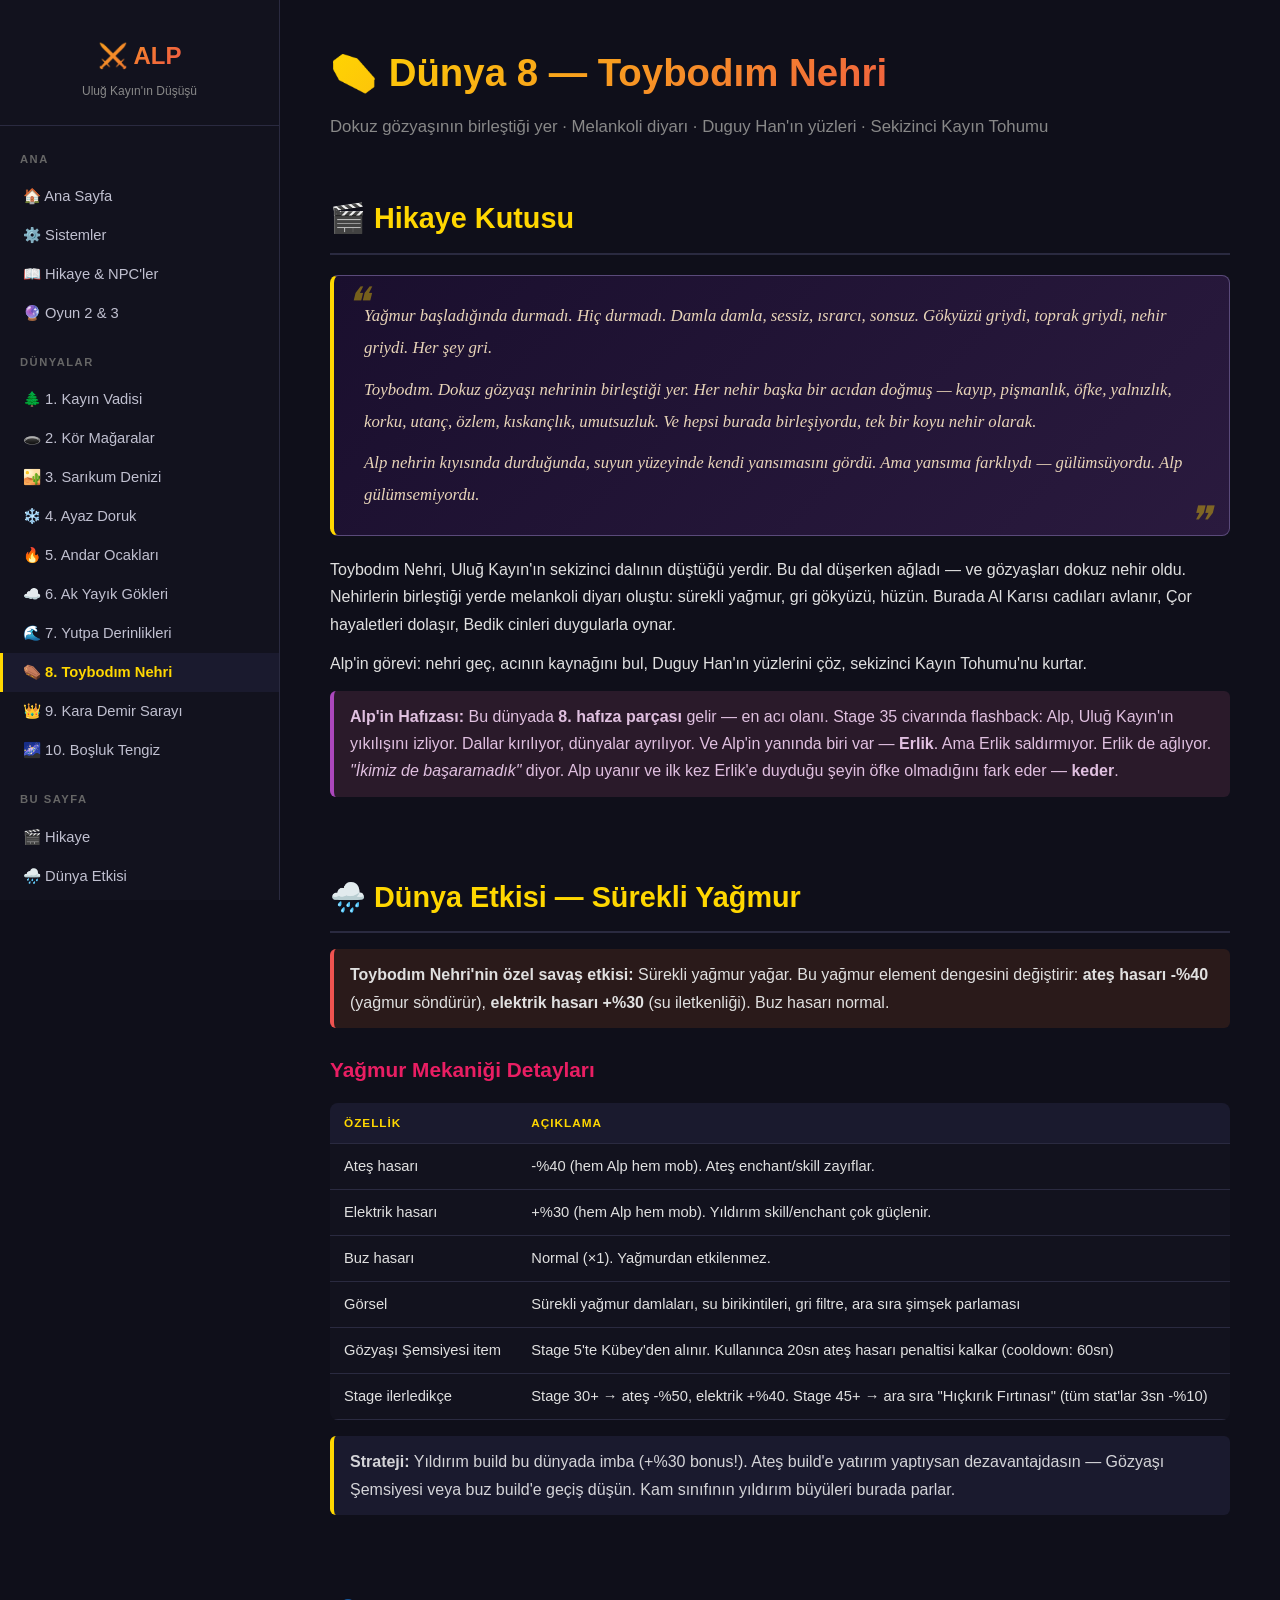
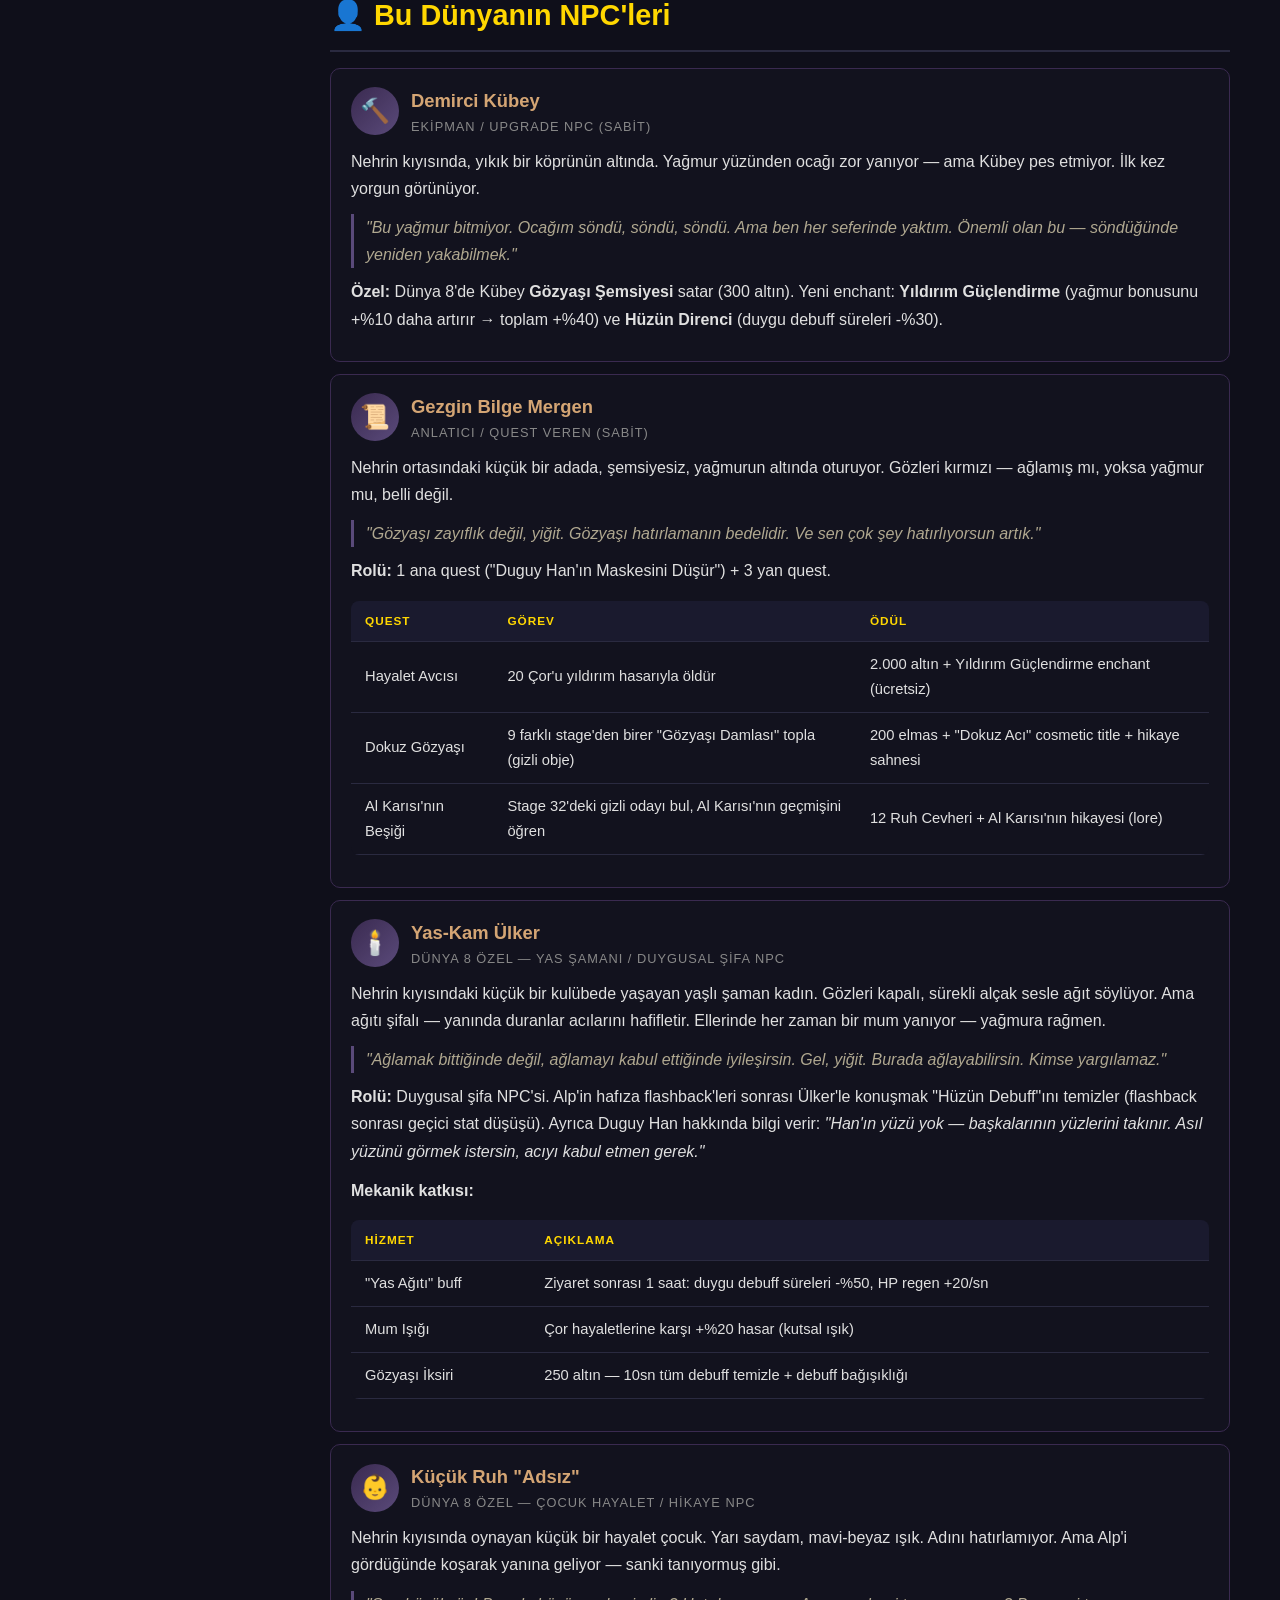
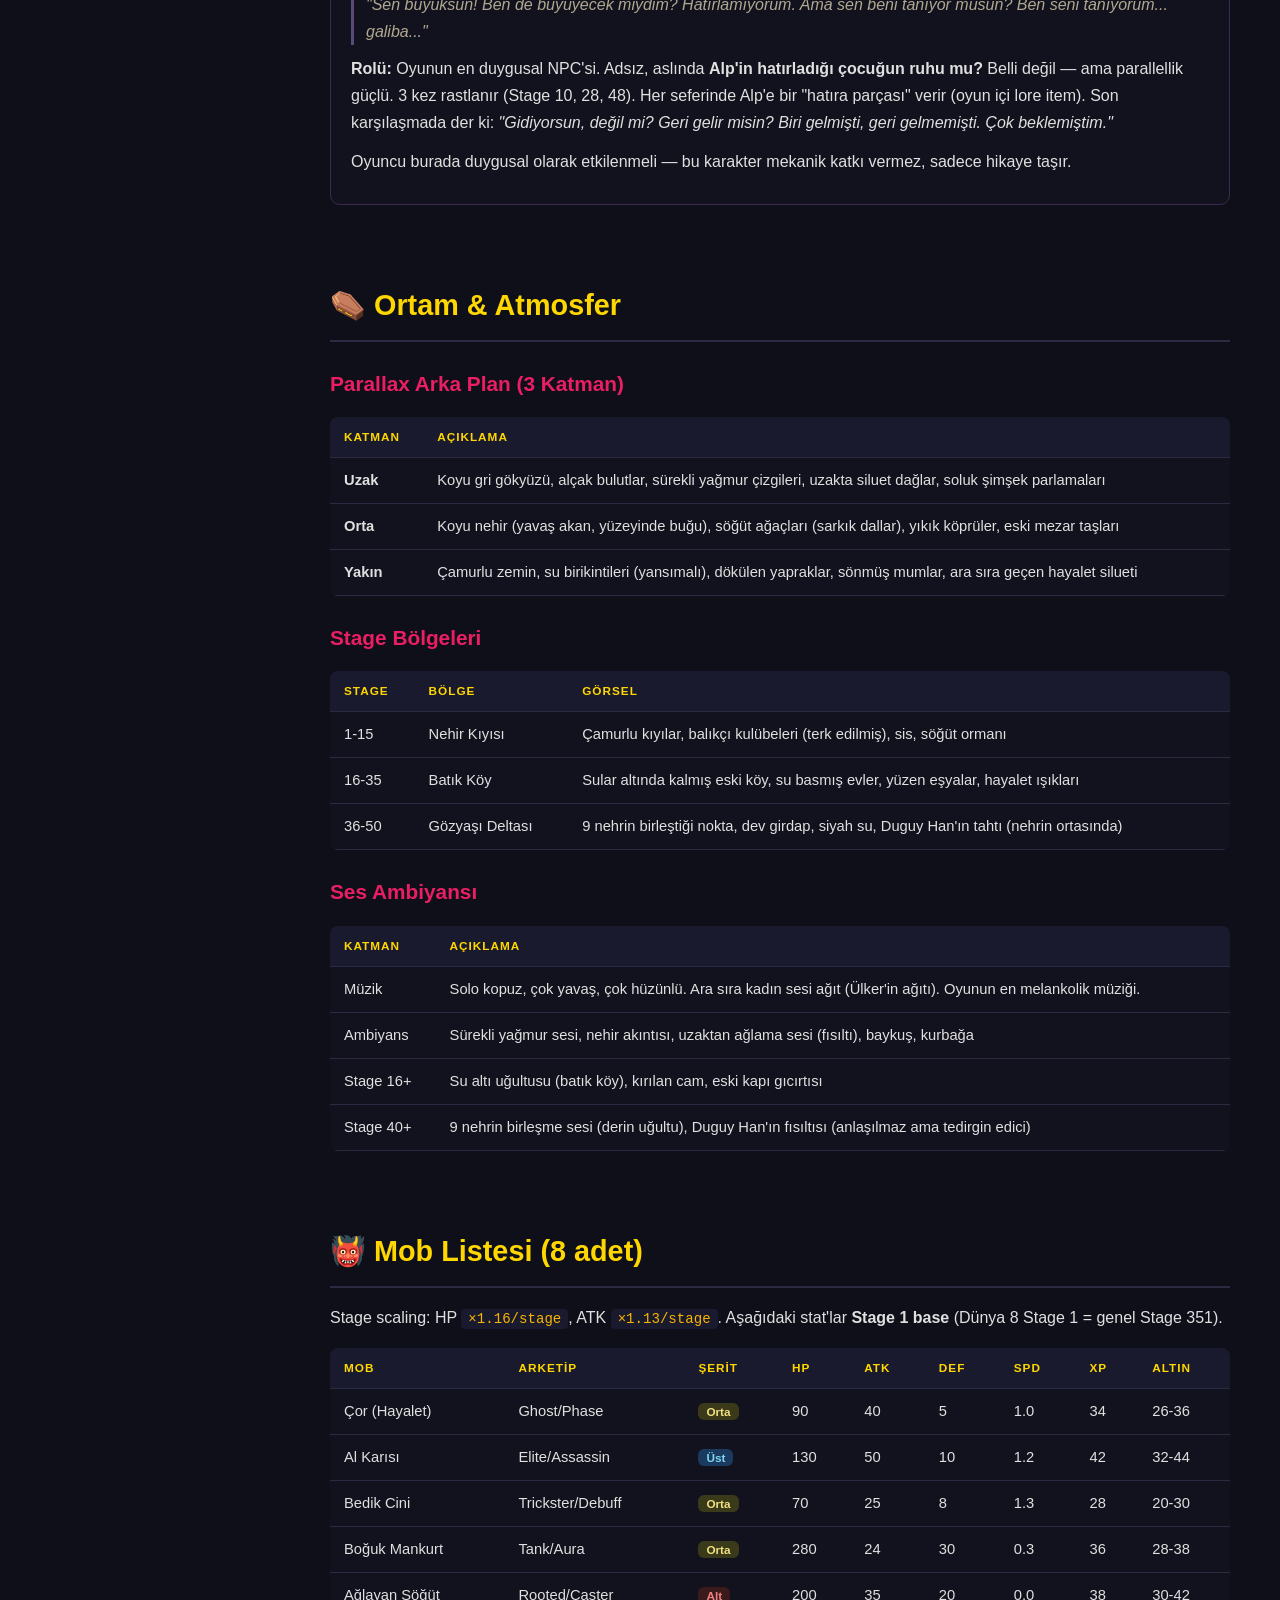
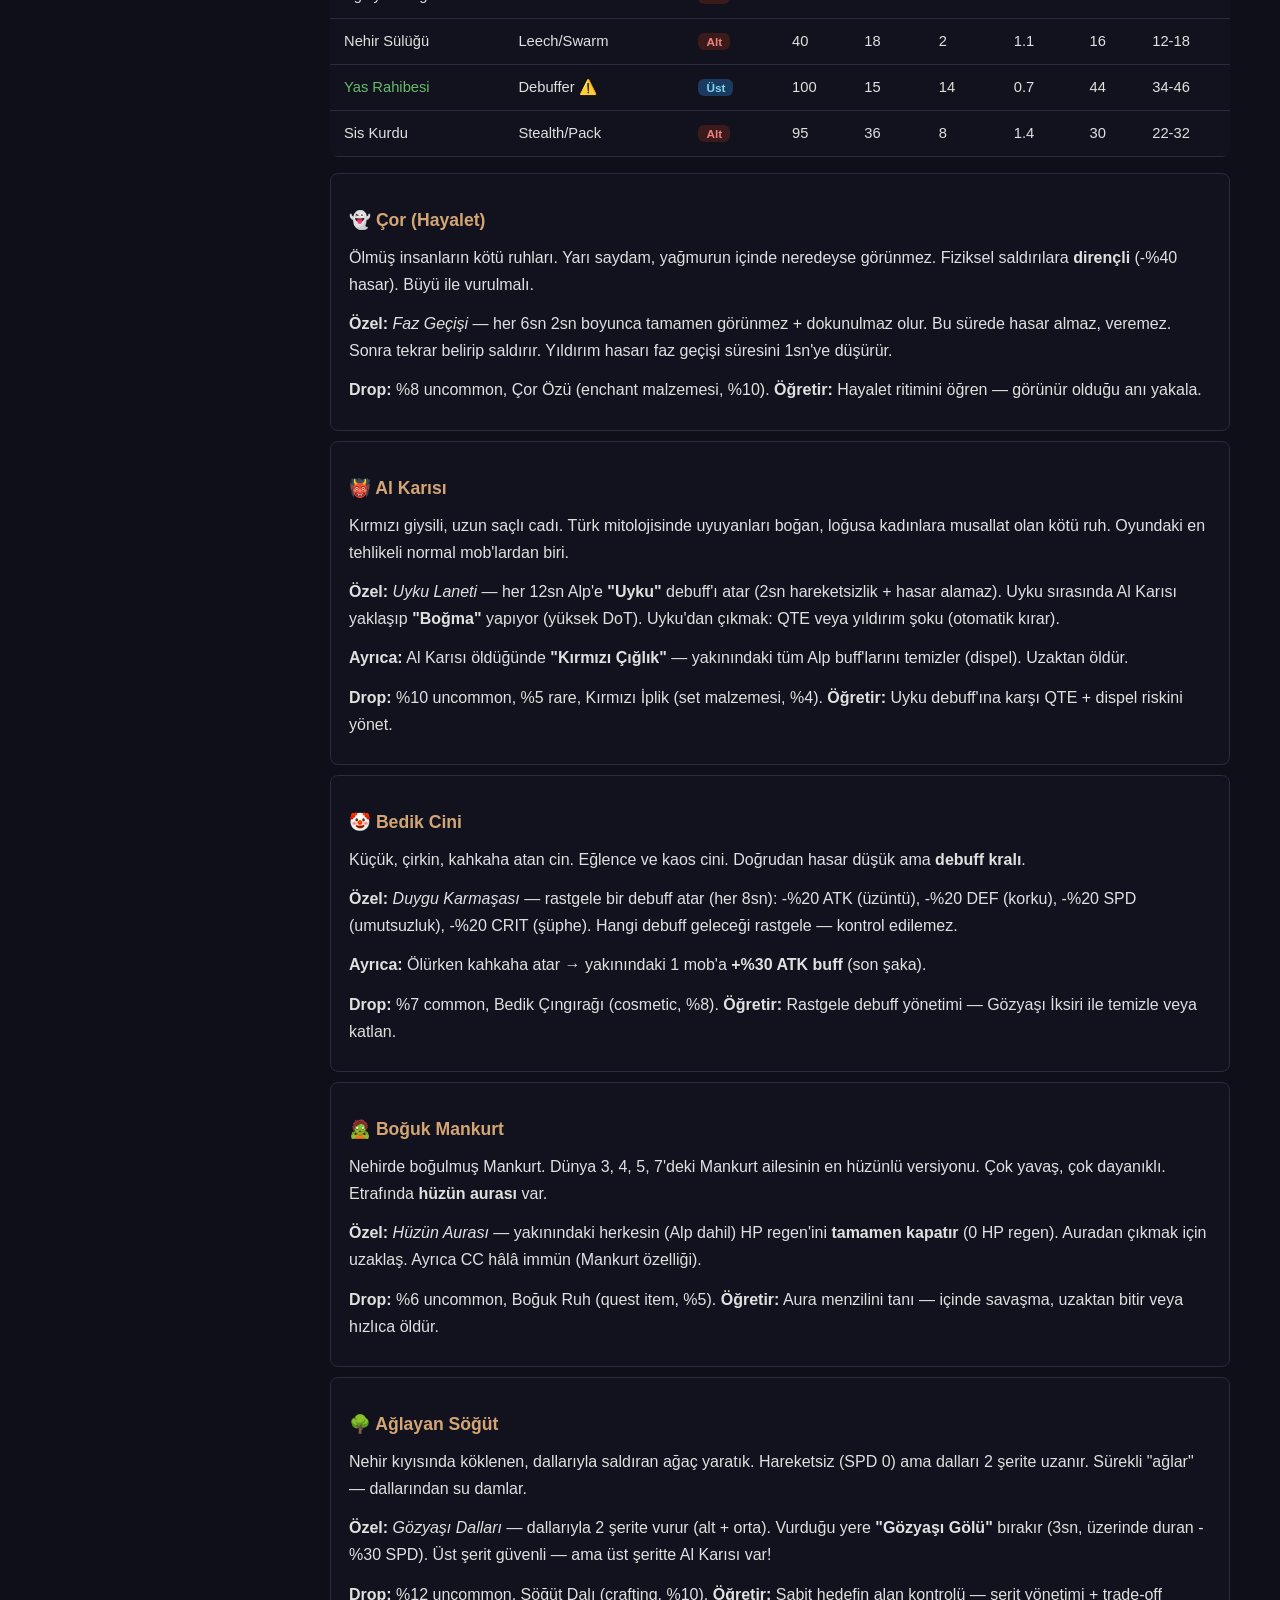
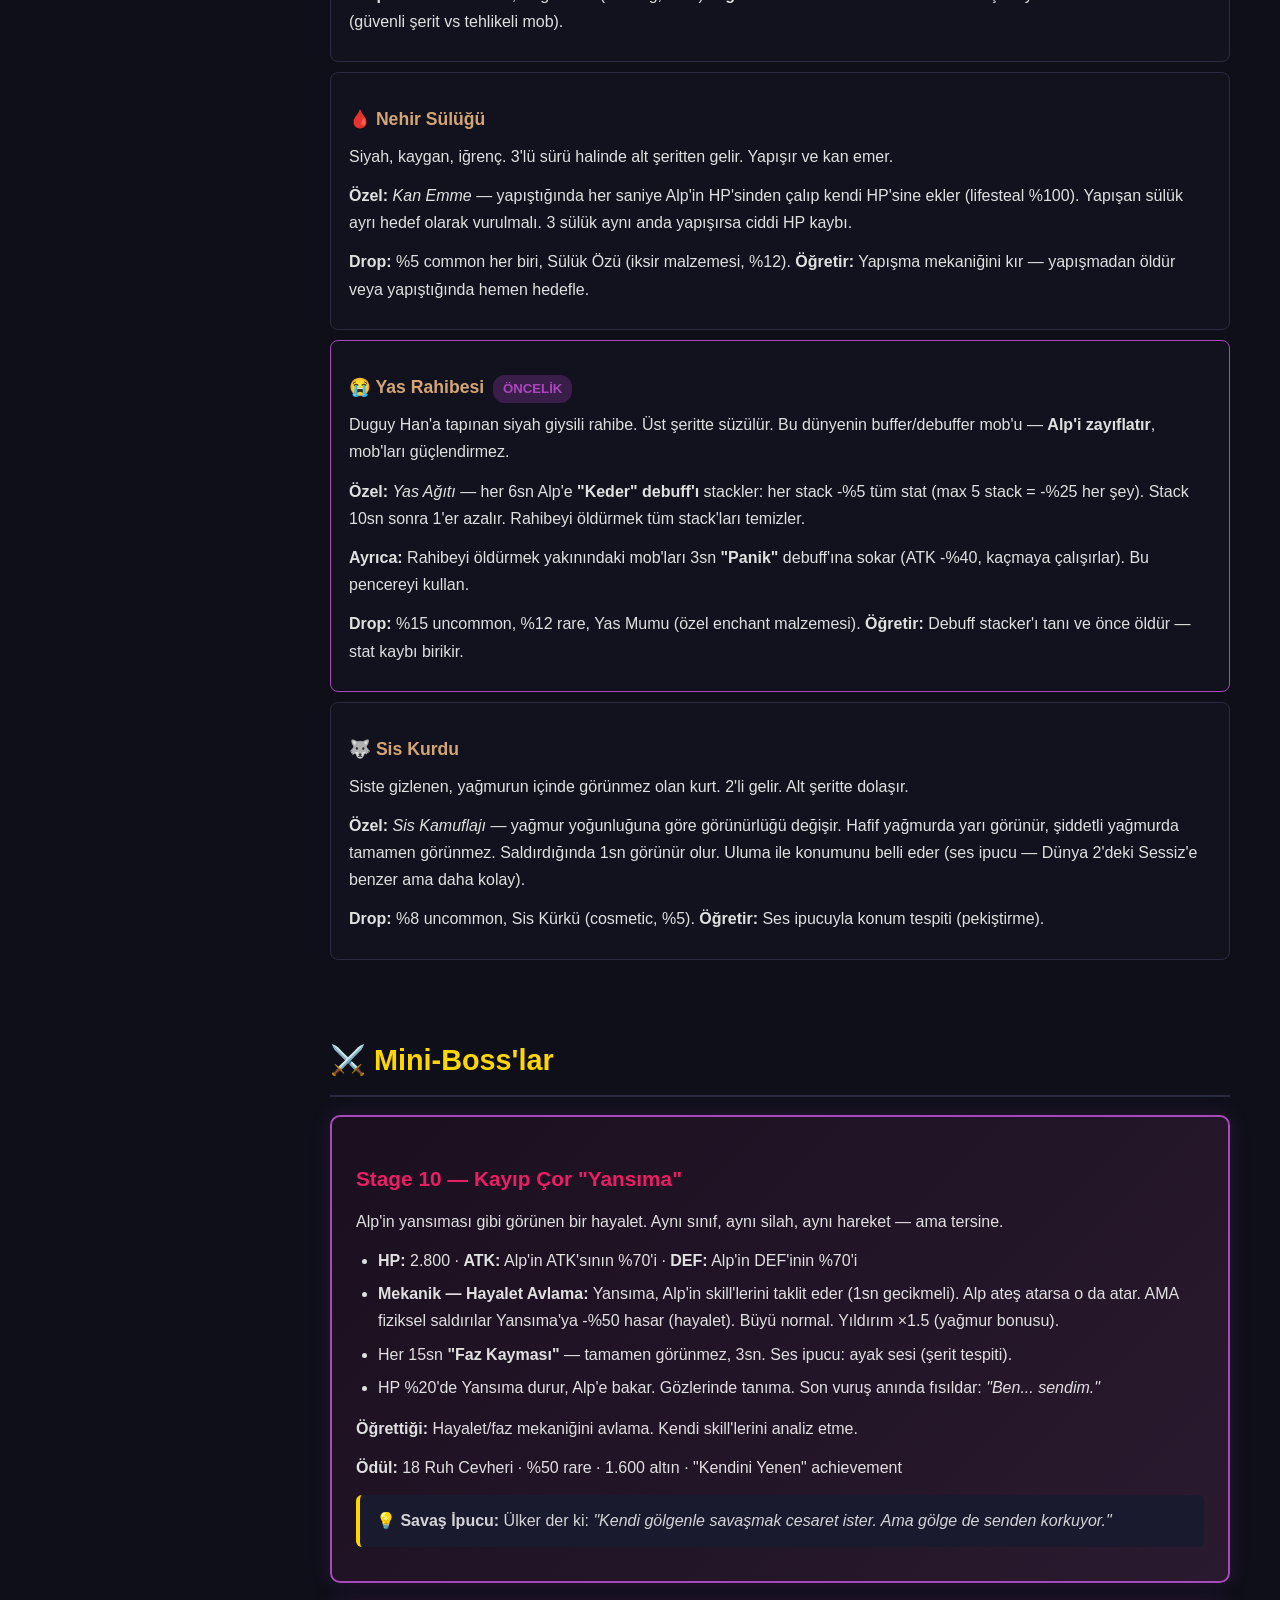
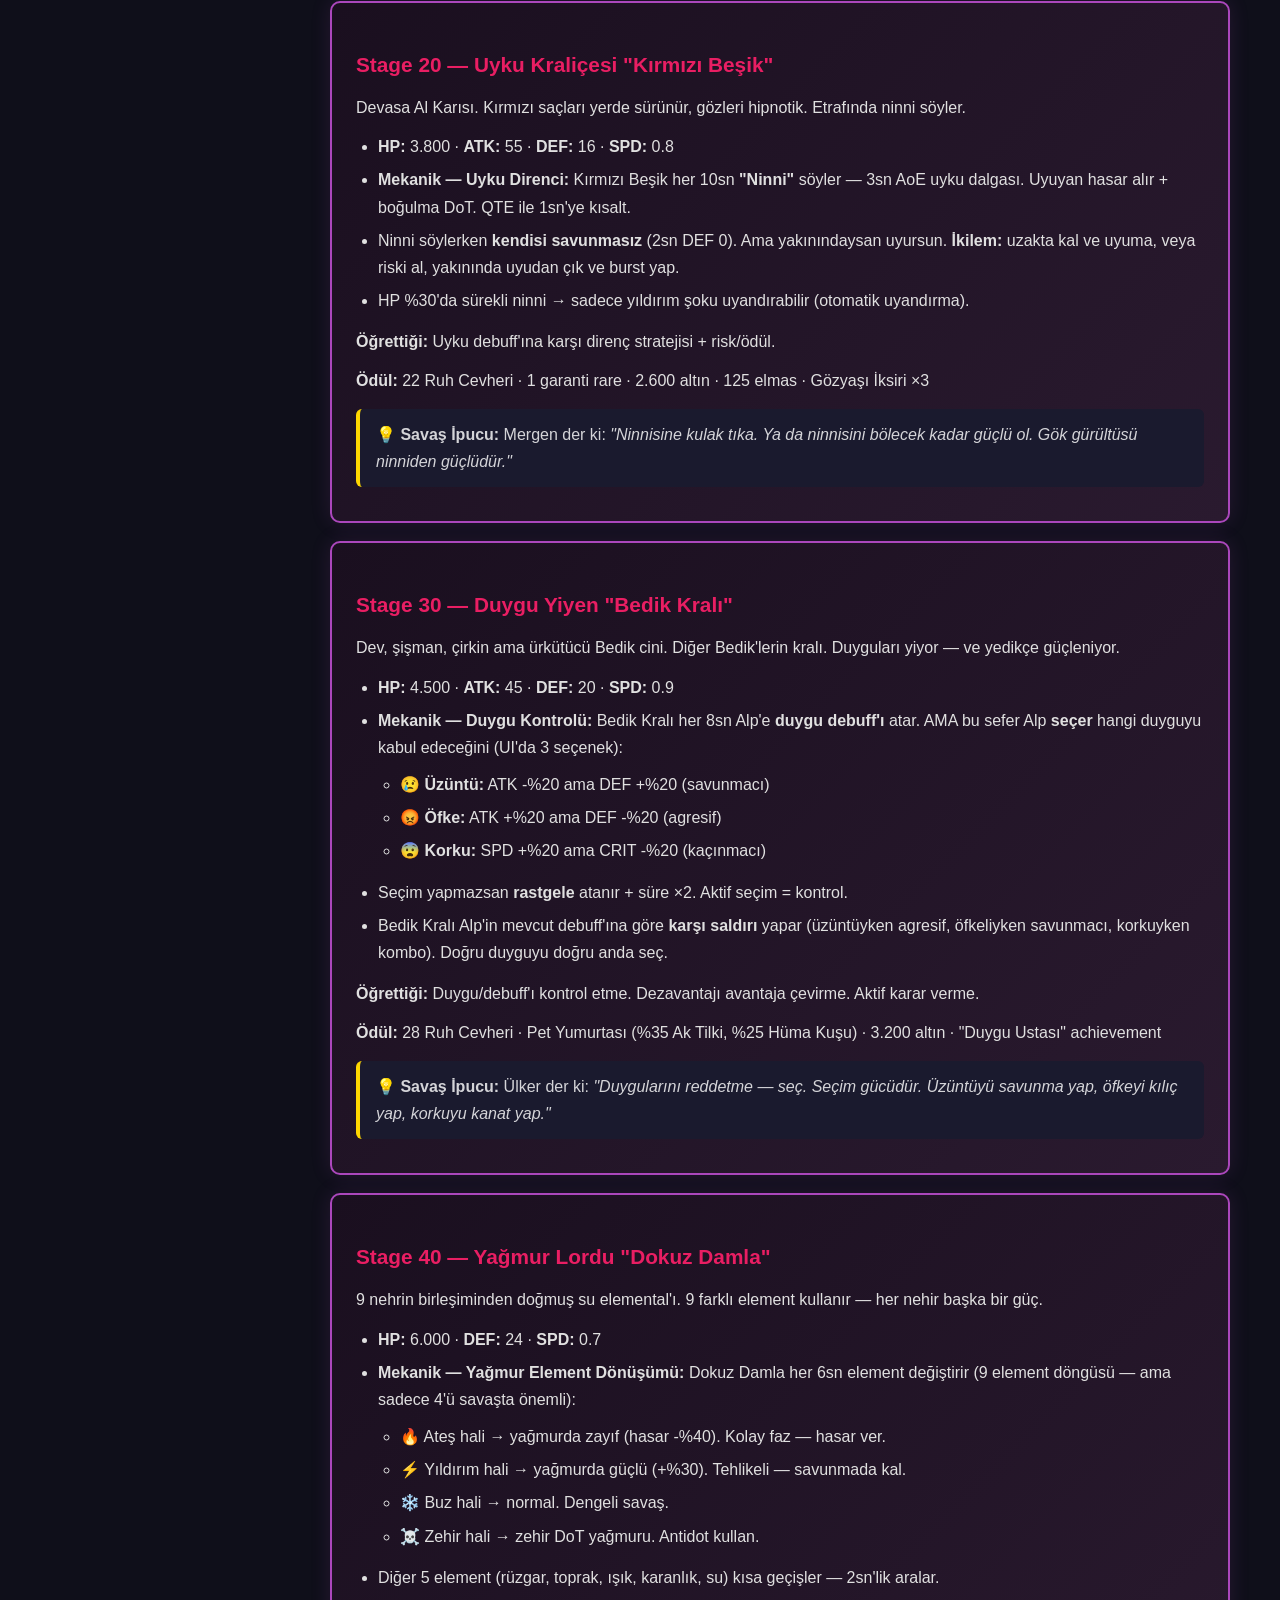
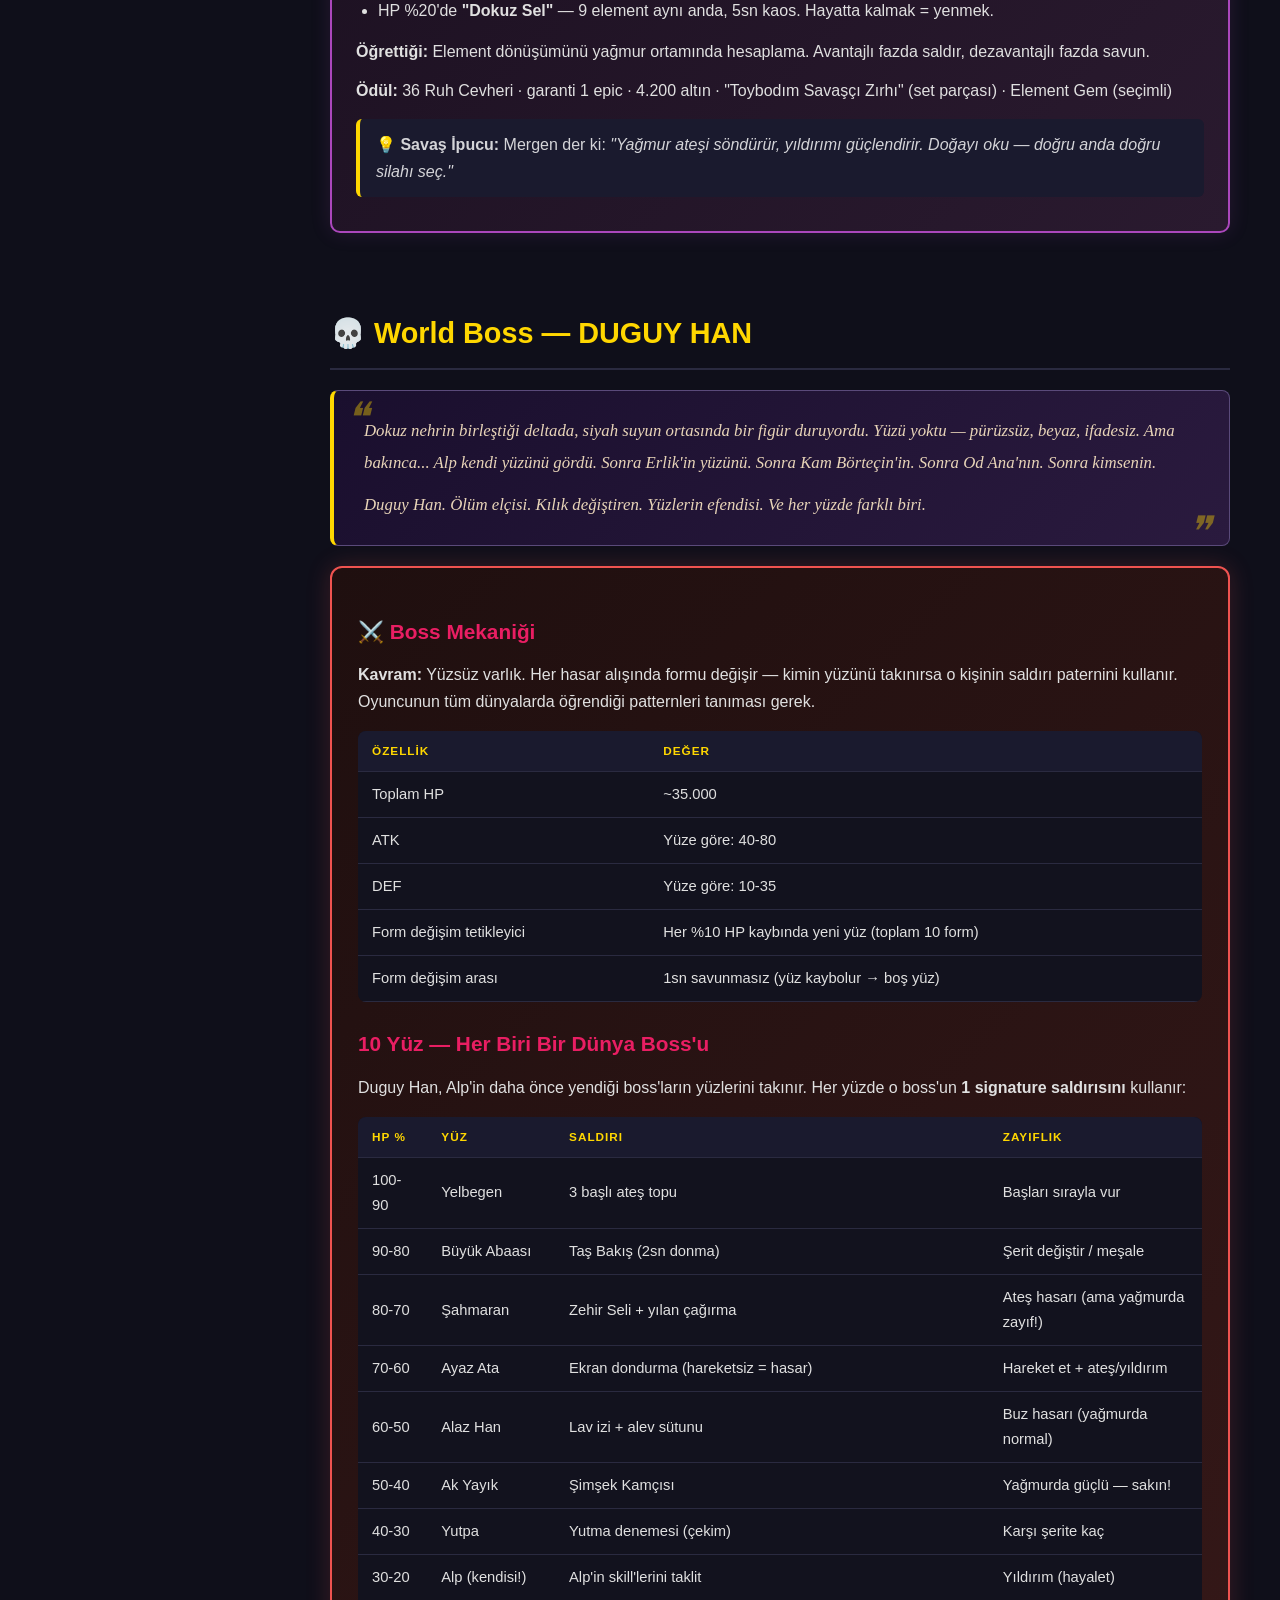
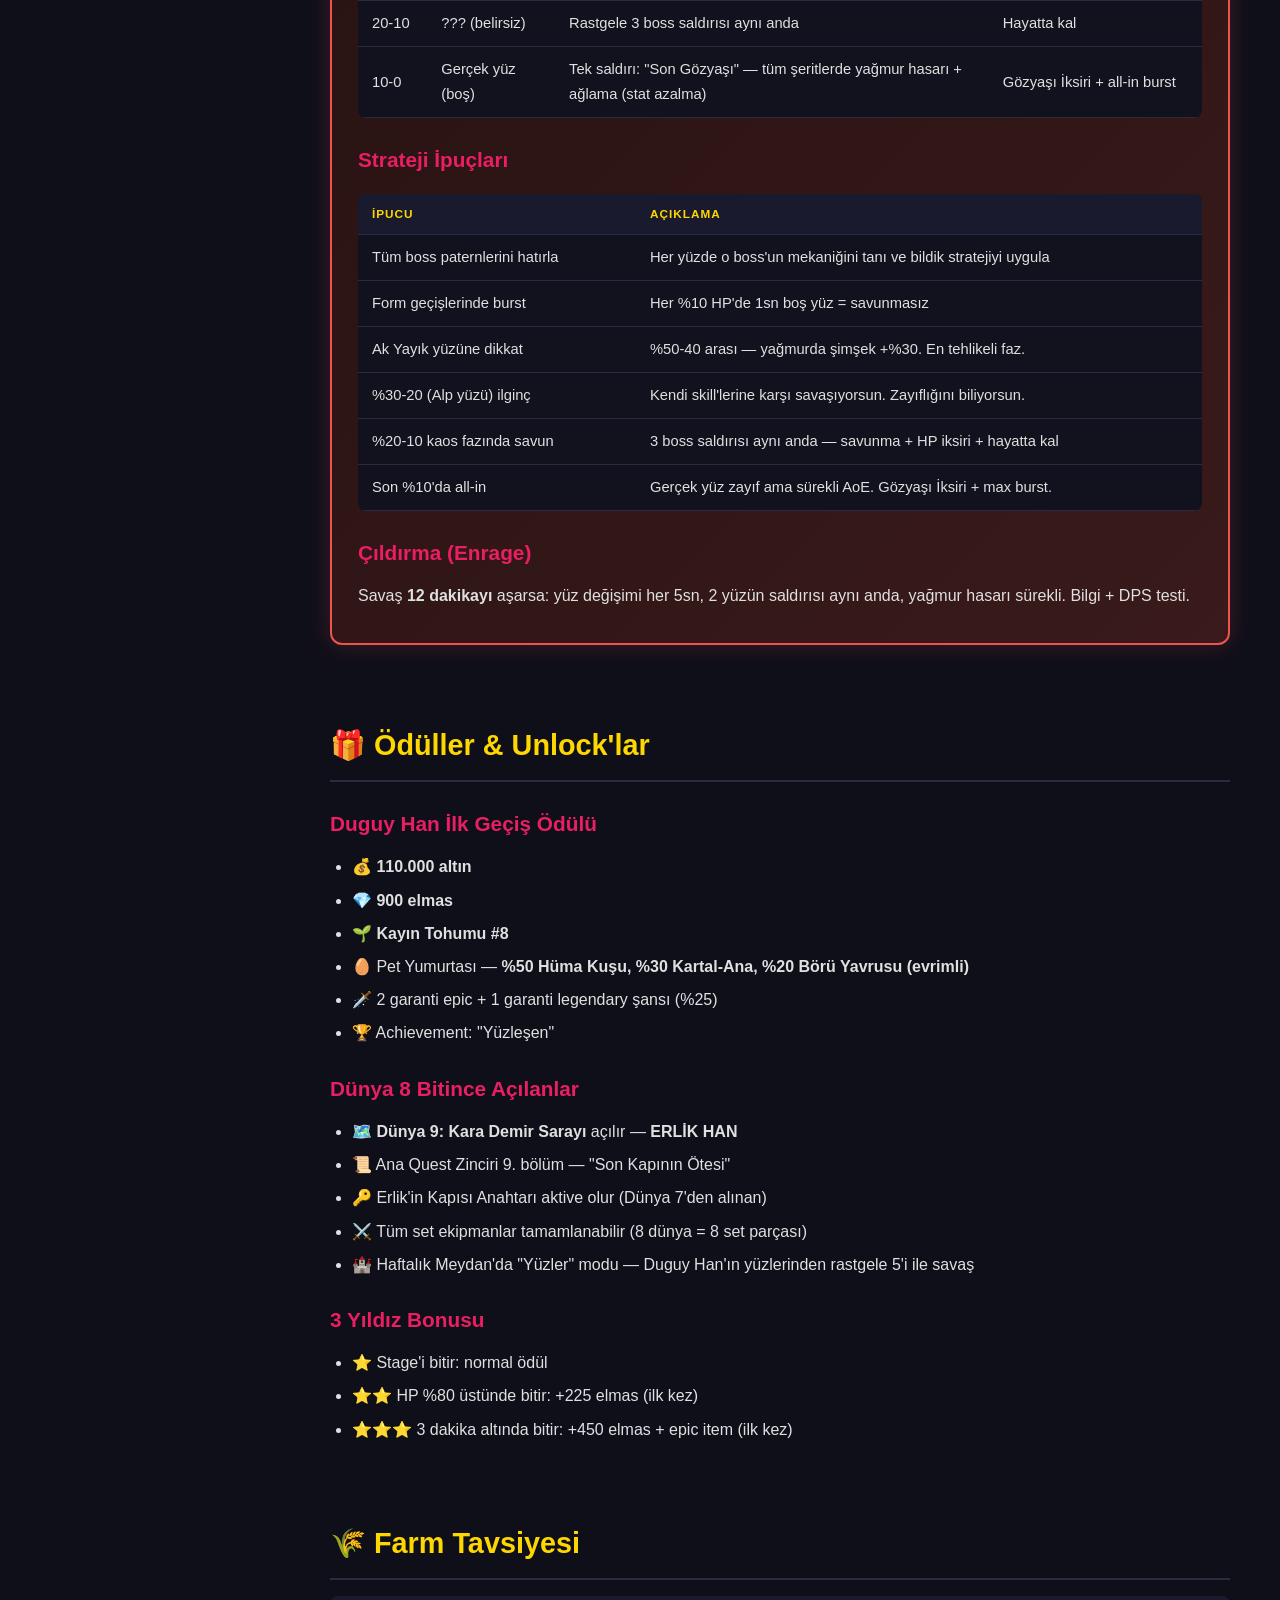
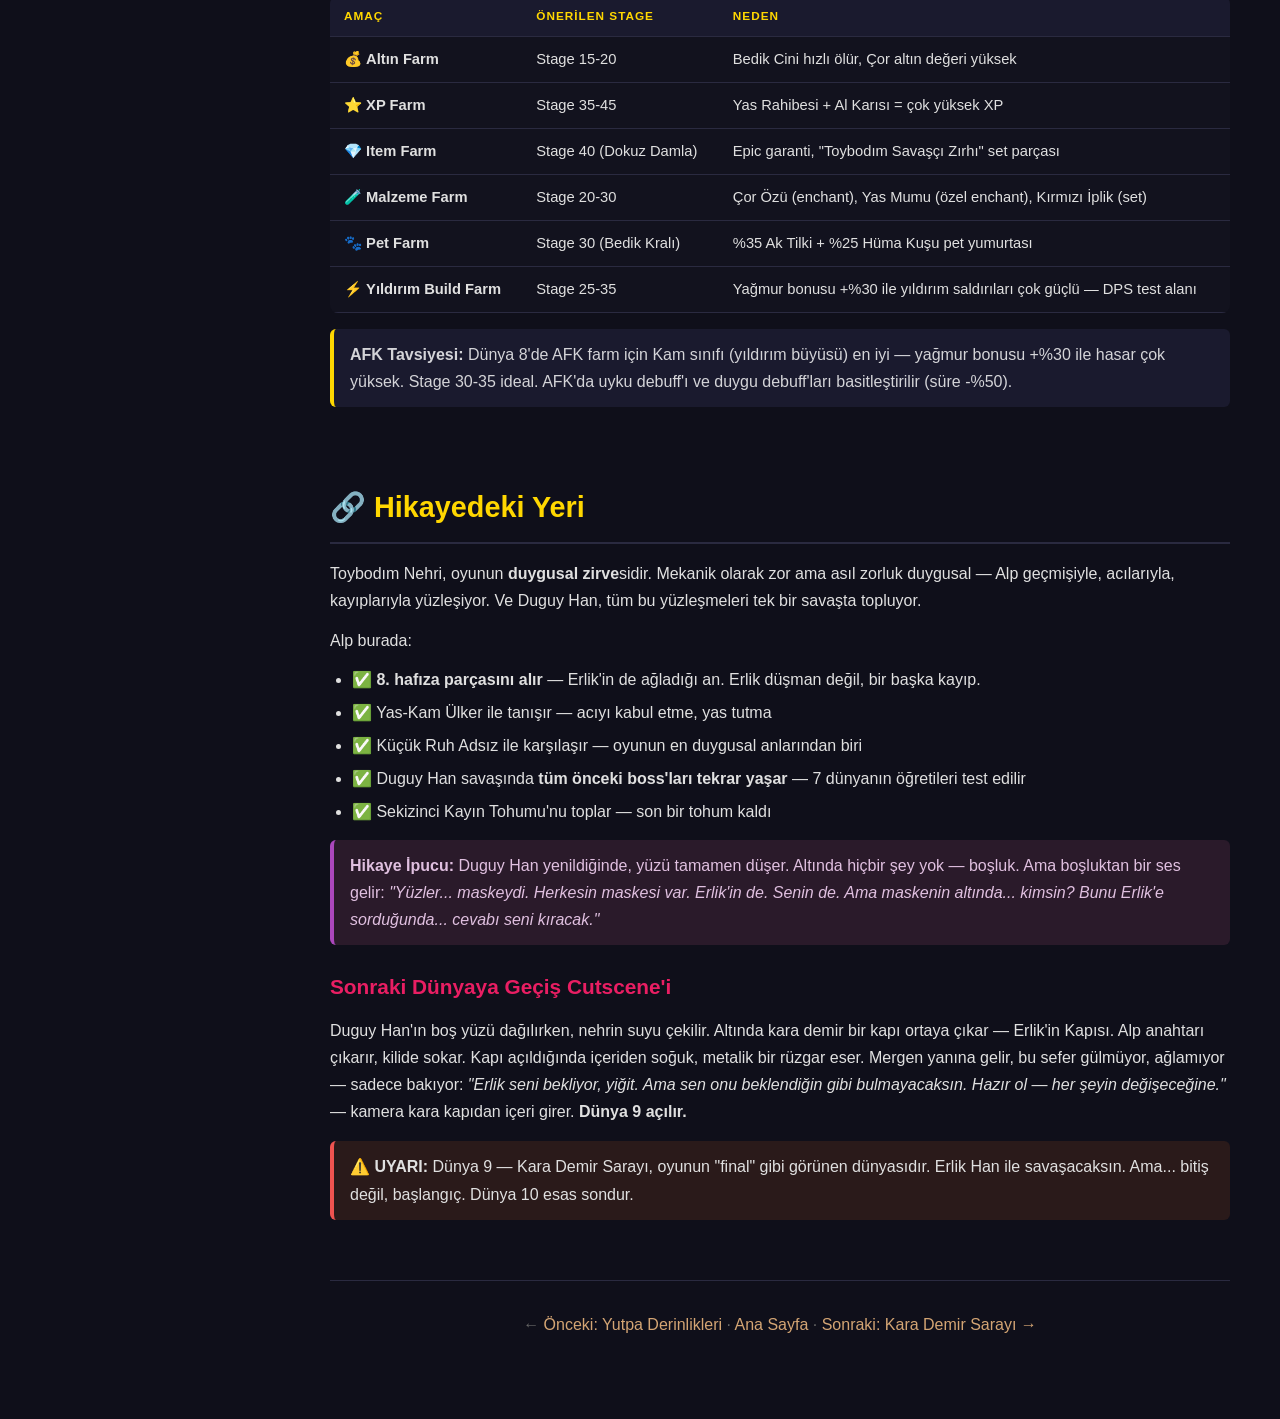
<file: taslaklar/world-8-toybodim-nehri.html>
<!DOCTYPE html>
<html lang="tr">
<head>
<meta charset="UTF-8">
<meta name="viewport" content="width=device-width, initial-scale=1.0">
<title>Dünya 8: Toybodım Nehri | ALP Wiki</title>
<link rel="stylesheet" href="shared.css">
</head>
<body>
<div class="layout">
<aside class="sidebar">
<div class="sidebar-logo"><h1>⚔️ ALP</h1><div class="version">Uluğ Kayın'ın Düşüşü</div></div>
<nav>
<div class="nav-section">ANA</div>
<a href="index.html">🏠 Ana Sayfa</a>
<a href="systems.html">⚙️ Sistemler</a>
<a href="story.html">📖 Hikaye & NPC'ler</a>
<a href="sequels.html">🔮 Oyun 2 & 3</a>

<div class="nav-section">DÜNYALAR</div>
<a href="world-1-kayin-vadisi.html">🌲 1. Kayın Vadisi</a>
<a href="world-2-kor-magaralar.html">🕳️ 2. Kör Mağaralar</a>
<a href="world-3-sarikum-denizi.html">🏜️ 3. Sarıkum Denizi</a>
<a href="world-4-ayaz-doruk.html">❄️ 4. Ayaz Doruk</a>
<a href="world-5-andar-ocaklari.html">🔥 5. Andar Ocakları</a>
<a href="world-6-ak-yayik-gokleri.html">☁️ 6. Ak Yayık Gökleri</a>
<a href="world-7-yutpa-derinlikleri.html">🌊 7. Yutpa Derinlikleri</a>
<a href="world-8-toybodim-nehri.html" class="active">⚰️ 8. Toybodım Nehri</a>
<a href="world-9-kara-demir-sarayi.html">👑 9. Kara Demir Sarayı</a>
<a href="world-10-bosluk-tengiz.html">🌌 10. Boşluk Tengiz</a>

<div class="nav-section">BU SAYFA</div>
<a href="#story">🎬 Hikaye</a>
<a href="#world-effect">🌧️ Dünya Etkisi</a>
<a href="#npcs">👤 NPC'ler</a>
<a href="#env">⚰️ Ortam</a>
<a href="#mobs">👹 Mob Listesi</a>
<a href="#mini-bosses">⚔️ Mini-Boss'lar</a>
<a href="#world-boss">💀 Duguy Han</a>
<a href="#rewards">🎁 Ödüller</a>
<a href="#farm">🌾 Farm Tavsiyesi</a>
<a href="#lore-role">🔗 Hikayedeki Yeri</a>
</nav>
</aside>

<main class="main">
<h1 class="title">⚰️ Dünya 8 — Toybodım Nehri</h1>
<p class="subtitle">Dokuz gözyaşının birleştiği yer · Melankoli diyarı · Duguy Han'ın yüzleri · Sekizinci Kayın Tohumu</p>

<!-- ============================================================ -->
<!-- HİKAYE -->
<!-- ============================================================ -->
<section id="story">
<h2>🎬 Hikaye Kutusu</h2>
<div class="destan">
<p>Yağmur başladığında durmadı. Hiç durmadı. Damla damla, sessiz, ısrarcı, sonsuz. Gökyüzü griydi, toprak griydi, nehir griydi. Her şey gri.</p>
<p>Toybodım. Dokuz gözyaşı nehrinin birleştiği yer. Her nehir başka bir acıdan doğmuş — kayıp, pişmanlık, öfke, yalnızlık, korku, utanç, özlem, kıskançlık, umutsuzluk. Ve hepsi burada birleşiyordu, tek bir koyu nehir olarak.</p>
<p>Alp nehrin kıyısında durduğunda, suyun yüzeyinde kendi yansımasını gördü. Ama yansıma farklıydı — gülümsüyordu. Alp gülümsemiyordu.</p>
</div>
<p>Toybodım Nehri, Uluğ Kayın'ın sekizinci dalının düştüğü yerdir. Bu dal düşerken ağladı — ve gözyaşları dokuz nehir oldu. Nehirlerin birleştiği yerde melankoli diyarı oluştu: sürekli yağmur, gri gökyüzü, hüzün. Burada Al Karısı cadıları avlanır, Çor hayaletleri dolaşır, Bedik cinleri duygularla oynar.</p>
<p>Alp'in görevi: nehri geç, acının kaynağını bul, Duguy Han'ın yüzlerini çöz, sekizinci Kayın Tohumu'nu kurtar.</p>
<div class="lore"><b>Alp'in Hafızası:</b> Bu dünyada <b>8. hafıza parçası</b> gelir — en acı olanı. Stage 35 civarında flashback: Alp, Uluğ Kayın'ın yıkılışını izliyor. Dallar kırılıyor, dünyalar ayrılıyor. Ve Alp'in yanında biri var — <b>Erlik</b>. Ama Erlik saldırmıyor. Erlik de ağlıyor. <i>"İkimiz de başaramadık"</i> diyor. Alp uyanır ve ilk kez Erlik'e duyduğu şeyin öfke olmadığını fark eder — <b>keder</b>.</div>
</section>

<!-- ============================================================ -->
<!-- DÜNYA ETKİSİ -->
<!-- ============================================================ -->
<section id="world-effect">
<h2>🌧️ Dünya Etkisi — Sürekli Yağmur</h2>
<div class="warn">
<b>Toybodım Nehri'nin özel savaş etkisi:</b> Sürekli yağmur yağar. Bu yağmur element dengesini değiştirir: <b>ateş hasarı -%40</b> (yağmur söndürür), <b>elektrik hasarı +%30</b> (su iletkenliği). Buz hasarı normal.
</div>
<h3>Yağmur Mekaniği Detayları</h3>
<table>
<tr><th>Özellik</th><th>Açıklama</th></tr>
<tr><td>Ateş hasarı</td><td>-%40 (hem Alp hem mob). Ateş enchant/skill zayıflar.</td></tr>
<tr><td>Elektrik hasarı</td><td>+%30 (hem Alp hem mob). Yıldırım skill/enchant çok güçlenir.</td></tr>
<tr><td>Buz hasarı</td><td>Normal (×1). Yağmurdan etkilenmez.</td></tr>
<tr><td>Görsel</td><td>Sürekli yağmur damlaları, su birikintileri, gri filtre, ara sıra şimşek parlaması</td></tr>
<tr><td>Gözyaşı Şemsiyesi item</td><td>Stage 5'te Kübey'den alınır. Kullanınca 20sn ateş hasarı penaltisi kalkar (cooldown: 60sn)</td></tr>
<tr><td>Stage ilerledikçe</td><td>Stage 30+ → ateş -%50, elektrik +%40. Stage 45+ → ara sıra "Hıçkırık Fırtınası" (tüm stat'lar 3sn -%10)</td></tr>
</table>
<div class="note"><b>Strateji:</b> Yıldırım build bu dünyada imba (+%30 bonus!). Ateş build'e yatırım yaptıysan dezavantajdasın — Gözyaşı Şemsiyesi veya buz build'e geçiş düşün. Kam sınıfının yıldırım büyüleri burada parlar.</div>
</section>

<!-- ============================================================ -->
<!-- NPC'LER -->
<!-- ============================================================ -->
<section id="npcs">
<h2>👤 Bu Dünyanın NPC'leri</h2>

<div class="npc">
<div class="npc-header">
<div class="npc-avatar">🔨</div>
<div><div class="npc-name">Demirci Kübey</div><div class="npc-role">Ekipman / Upgrade NPC (Sabit)</div></div>
</div>
<p>Nehrin kıyısında, yıkık bir köprünün altında. Yağmur yüzünden ocağı zor yanıyor — ama Kübey pes etmiyor. İlk kez yorgun görünüyor.</p>
<div class="npc-quote">"Bu yağmur bitmiyor. Ocağım söndü, söndü, söndü. Ama ben her seferinde yaktım. Önemli olan bu — söndüğünde yeniden yakabilmek."</div>
<p><b>Özel:</b> Dünya 8'de Kübey <b>Gözyaşı Şemsiyesi</b> satar (300 altın). Yeni enchant: <b>Yıldırım Güçlendirme</b> (yağmur bonusunu +%10 daha artırır → toplam +%40) ve <b>Hüzün Direnci</b> (duygu debuff süreleri -%30).</p>
</div>

<div class="npc">
<div class="npc-header">
<div class="npc-avatar">📜</div>
<div><div class="npc-name">Gezgin Bilge Mergen</div><div class="npc-role">Anlatıcı / Quest Veren (Sabit)</div></div>
</div>
<p>Nehrin ortasındaki küçük bir adada, şemsiyesiz, yağmurun altında oturuyor. Gözleri kırmızı — ağlamış mı, yoksa yağmur mu, belli değil.</p>
<div class="npc-quote">"Gözyaşı zayıflık değil, yiğit. Gözyaşı hatırlamanın bedelidir. Ve sen çok şey hatırlıyorsun artık."</div>
<p><b>Rolü:</b> 1 ana quest ("Duguy Han'ın Maskesini Düşür") + 3 yan quest.</p>
<table>
<tr><th>Quest</th><th>Görev</th><th>Ödül</th></tr>
<tr><td>Hayalet Avcısı</td><td>20 Çor'u yıldırım hasarıyla öldür</td><td>2.000 altın + Yıldırım Güçlendirme enchant (ücretsiz)</td></tr>
<tr><td>Dokuz Gözyaşı</td><td>9 farklı stage'den birer "Gözyaşı Damlası" topla (gizli obje)</td><td>200 elmas + "Dokuz Acı" cosmetic title + hikaye sahnesi</td></tr>
<tr><td>Al Karısı'nın Beşiği</td><td>Stage 32'deki gizli odayı bul, Al Karısı'nın geçmişini öğren</td><td>12 Ruh Cevheri + Al Karısı'nın hikayesi (lore)</td></tr>
</table>
</div>

<div class="npc">
<div class="npc-header">
<div class="npc-avatar">🕯️</div>
<div><div class="npc-name">Yas-Kam Ülker</div><div class="npc-role">Dünya 8 Özel — Yas Şamanı / Duygusal Şifa NPC</div></div>
</div>
<p>Nehrin kıyısındaki küçük bir kulübede yaşayan yaşlı şaman kadın. Gözleri kapalı, sürekli alçak sesle ağıt söylüyor. Ama ağıtı şifalı — yanında duranlar acılarını hafifletir. Ellerinde her zaman bir mum yanıyor — yağmura rağmen.</p>
<div class="npc-quote">"Ağlamak bittiğinde değil, ağlamayı kabul ettiğinde iyileşirsin. Gel, yiğit. Burada ağlayabilirsin. Kimse yargılamaz."</div>
<p><b>Rolü:</b> Duygusal şifa NPC'si. Alp'in hafıza flashback'leri sonrası Ülker'le konuşmak "Hüzün Debuff"ını temizler (flashback sonrası geçici stat düşüşü). Ayrıca Duguy Han hakkında bilgi verir: <i>"Han'ın yüzü yok — başkalarının yüzlerini takınır. Asıl yüzünü görmek istersin, acıyı kabul etmen gerek."</i></p>
<p><b>Mekanik katkısı:</b></p>
<table>
<tr><th>Hizmet</th><th>Açıklama</th></tr>
<tr><td>"Yas Ağıtı" buff</td><td>Ziyaret sonrası 1 saat: duygu debuff süreleri -%50, HP regen +20/sn</td></tr>
<tr><td>Mum Işığı</td><td>Çor hayaletlerine karşı +%20 hasar (kutsal ışık)</td></tr>
<tr><td>Gözyaşı İksiri</td><td>250 altın — 10sn tüm debuff temizle + debuff bağışıklığı</td></tr>
</table>
</div>

<div class="npc">
<div class="npc-header">
<div class="npc-avatar">👶</div>
<div><div class="npc-name">Küçük Ruh "Adsız"</div><div class="npc-role">Dünya 8 Özel — Çocuk Hayalet / Hikaye NPC</div></div>
</div>
<p>Nehrin kıyısında oynayan küçük bir hayalet çocuk. Yarı saydam, mavi-beyaz ışık. Adını hatırlamıyor. Ama Alp'i gördüğünde koşarak yanına geliyor — sanki tanıyormuş gibi.</p>
<div class="npc-quote">"Sen büyüksün! Ben de büyüyecek miydim? Hatırlamıyorum. Ama sen beni tanıyor musun? Ben seni tanıyorum... galiba..."</div>
<p><b>Rolü:</b> Oyunun en duygusal NPC'si. Adsız, aslında <b>Alp'in hatırladığı çocuğun ruhu mu?</b> Belli değil — ama parallellik güçlü. 3 kez rastlanır (Stage 10, 28, 48). Her seferinde Alp'e bir "hatıra parçası" verir (oyun içi lore item). Son karşılaşmada der ki: <i>"Gidiyorsun, değil mi? Geri gelir misin? Biri gelmişti, geri gelmemişti. Çok beklemiştim."</i></p>
<p>Oyuncu burada duygusal olarak etkilenmeli — bu karakter mekanik katkı vermez, sadece hikaye taşır.</p>
</div>
</section>

<!-- ============================================================ -->
<!-- ORTAM -->
<!-- ============================================================ -->
<section id="env">
<h2>⚰️ Ortam & Atmosfer</h2>

<h3>Parallax Arka Plan (3 Katman)</h3>
<table>
<tr><th>Katman</th><th>Açıklama</th></tr>
<tr><td><b>Uzak</b></td><td>Koyu gri gökyüzü, alçak bulutlar, sürekli yağmur çizgileri, uzakta siluet dağlar, soluk şimşek parlamaları</td></tr>
<tr><td><b>Orta</b></td><td>Koyu nehir (yavaş akan, yüzeyinde buğu), söğüt ağaçları (sarkık dallar), yıkık köprüler, eski mezar taşları</td></tr>
<tr><td><b>Yakın</b></td><td>Çamurlu zemin, su birikintileri (yansımalı), dökülen yapraklar, sönmüş mumlar, ara sıra geçen hayalet silueti</td></tr>
</table>

<h3>Stage Bölgeleri</h3>
<table>
<tr><th>Stage</th><th>Bölge</th><th>Görsel</th></tr>
<tr><td>1-15</td><td>Nehir Kıyısı</td><td>Çamurlu kıyılar, balıkçı kulübeleri (terk edilmiş), sis, söğüt ormanı</td></tr>
<tr><td>16-35</td><td>Batık Köy</td><td>Sular altında kalmış eski köy, su basmış evler, yüzen eşyalar, hayalet ışıkları</td></tr>
<tr><td>36-50</td><td>Gözyaşı Deltası</td><td>9 nehrin birleştiği nokta, dev girdap, siyah su, Duguy Han'ın tahtı (nehrin ortasında)</td></tr>
</table>

<h3>Ses Ambiyansı</h3>
<table>
<tr><th>Katman</th><th>Açıklama</th></tr>
<tr><td>Müzik</td><td>Solo kopuz, çok yavaş, çok hüzünlü. Ara sıra kadın sesi ağıt (Ülker'in ağıtı). Oyunun en melankolik müziği.</td></tr>
<tr><td>Ambiyans</td><td>Sürekli yağmur sesi, nehir akıntısı, uzaktan ağlama sesi (fısıltı), baykuş, kurbağa</td></tr>
<tr><td>Stage 16+</td><td>Su altı uğultusu (batık köy), kırılan cam, eski kapı gıcırtısı</td></tr>
<tr><td>Stage 40+</td><td>9 nehrin birleşme sesi (derin uğultu), Duguy Han'ın fısıltısı (anlaşılmaz ama tedirgin edici)</td></tr>
</table>
</section>

<!-- ============================================================ -->
<!-- MOB LİSTESİ -->
<!-- ============================================================ -->
<section id="mobs">
<h2>👹 Mob Listesi (8 adet)</h2>
<p>Stage scaling: HP <code>×1.16/stage</code>, ATK <code>×1.13/stage</code>. Aşağıdaki stat'lar <b>Stage 1 base</b> (Dünya 8 Stage 1 = genel Stage 351).</p>

<table>
<tr><th>Mob</th><th>Arketip</th><th>Şerit</th><th>HP</th><th>ATK</th><th>DEF</th><th>SPD</th><th>XP</th><th>Altın</th></tr>
<tr><td>Çor (Hayalet)</td><td>Ghost/Phase</td><td><span class="lane-orta">Orta</span></td><td>90</td><td>40</td><td>5</td><td>1.0</td><td>34</td><td>26-36</td></tr>
<tr><td>Al Karısı</td><td>Elite/Assassin</td><td><span class="lane-ust">Üst</span></td><td>130</td><td>50</td><td>10</td><td>1.2</td><td>42</td><td>32-44</td></tr>
<tr><td>Bedik Cini</td><td>Trickster/Debuff</td><td><span class="lane-orta">Orta</span></td><td>70</td><td>25</td><td>8</td><td>1.3</td><td>28</td><td>20-30</td></tr>
<tr><td>Boğuk Mankurt</td><td>Tank/Aura</td><td><span class="lane-orta">Orta</span></td><td>280</td><td>24</td><td>30</td><td>0.3</td><td>36</td><td>28-38</td></tr>
<tr><td>Ağlayan Söğüt</td><td>Rooted/Caster</td><td><span class="lane-alt">Alt</span></td><td>200</td><td>35</td><td>20</td><td>0.0</td><td>38</td><td>30-42</td></tr>
<tr><td>Nehir Sülüğü</td><td>Leech/Swarm</td><td><span class="lane-alt">Alt</span></td><td>40</td><td>18</td><td>2</td><td>1.1</td><td>16</td><td>12-18</td></tr>
<tr><td class="r-uncommon">Yas Rahibesi</td><td>Debuffer ⚠️</td><td><span class="lane-ust">Üst</span></td><td>100</td><td>15</td><td>14</td><td>0.7</td><td>44</td><td>34-46</td></tr>
<tr><td>Sis Kurdu</td><td>Stealth/Pack</td><td><span class="lane-alt">Alt</span></td><td>95</td><td>36</td><td>8</td><td>1.4</td><td>30</td><td>22-32</td></tr>
</table>

<div class="mob-card">
<h4>👻 Çor (Hayalet)</h4>
<p>Ölmüş insanların kötü ruhları. Yarı saydam, yağmurun içinde neredeyse görünmez. Fiziksel saldırılara <b>dirençli</b> (-%40 hasar). Büyü ile vurulmalı.</p>
<p><b>Özel:</b> <i>Faz Geçişi</i> — her 6sn 2sn boyunca tamamen görünmez + dokunulmaz olur. Bu sürede hasar almaz, veremez. Sonra tekrar belirip saldırır. Yıldırım hasarı faz geçişi süresini 1sn'ye düşürür.</p>
<p><b>Drop:</b> %8 uncommon, Çor Özü (enchant malzemesi, %10). <b>Öğretir:</b> Hayalet ritimini öğren — görünür olduğu anı yakala.</p>
</div>

<div class="mob-card">
<h4>👹 Al Karısı</h4>
<p>Kırmızı giysili, uzun saçlı cadı. Türk mitolojisinde uyuyanları boğan, loğusa kadınlara musallat olan kötü ruh. Oyundaki en tehlikeli normal mob'lardan biri.</p>
<p><b>Özel:</b> <i>Uyku Laneti</i> — her 12sn Alp'e <b>"Uyku"</b> debuff'ı atar (2sn hareketsizlik + hasar alamaz). Uyku sırasında Al Karısı yaklaşıp <b>"Boğma"</b> yapıyor (yüksek DoT). Uyku'dan çıkmak: QTE veya yıldırım şoku (otomatik kırar).</p>
<p><b>Ayrıca:</b> Al Karısı öldüğünde <b>"Kırmızı Çığlık"</b> — yakınındaki tüm Alp buff'larını temizler (dispel). Uzaktan öldür.</p>
<p><b>Drop:</b> %10 uncommon, %5 rare, Kırmızı İplik (set malzemesi, %4). <b>Öğretir:</b> Uyku debuff'ına karşı QTE + dispel riskini yönet.</p>
</div>

<div class="mob-card">
<h4>🤡 Bedik Cini</h4>
<p>Küçük, çirkin, kahkaha atan cin. Eğlence ve kaos cini. Doğrudan hasar düşük ama <b>debuff kralı</b>.</p>
<p><b>Özel:</b> <i>Duygu Karmaşası</i> — rastgele bir debuff atar (her 8sn): -%20 ATK (üzüntü), -%20 DEF (korku), -%20 SPD (umutsuzluk), -%20 CRIT (şüphe). Hangi debuff geleceği rastgele — kontrol edilemez.</p>
<p><b>Ayrıca:</b> Ölürken kahkaha atar → yakınındaki 1 mob'a <b>+%30 ATK buff</b> (son şaka).</p>
<p><b>Drop:</b> %7 common, Bedik Çıngırağı (cosmetic, %8). <b>Öğretir:</b> Rastgele debuff yönetimi — Gözyaşı İksiri ile temizle veya katlan.</p>
</div>

<div class="mob-card">
<h4>🧟 Boğuk Mankurt</h4>
<p>Nehirde boğulmuş Mankurt. Dünya 3, 4, 5, 7'deki Mankurt ailesinin en hüzünlü versiyonu. Çok yavaş, çok dayanıklı. Etrafında <b>hüzün aurası</b> var.</p>
<p><b>Özel:</b> <i>Hüzün Aurası</i> — yakınındaki herkesin (Alp dahil) HP regen'ini <b>tamamen kapatır</b> (0 HP regen). Auradan çıkmak için uzaklaş. Ayrıca CC hâlâ immün (Mankurt özelliği).</p>
<p><b>Drop:</b> %6 uncommon, Boğuk Ruh (quest item, %5). <b>Öğretir:</b> Aura menzilini tanı — içinde savaşma, uzaktan bitir veya hızlıca öldür.</p>
</div>

<div class="mob-card">
<h4>🌳 Ağlayan Söğüt</h4>
<p>Nehir kıyısında köklenen, dallarıyla saldıran ağaç yaratık. Hareketsiz (SPD 0) ama dalları 2 şerite uzanır. Sürekli "ağlar" — dallarından su damlar.</p>
<p><b>Özel:</b> <i>Gözyaşı Dalları</i> — dallarıyla 2 şerite vurur (alt + orta). Vurduğu yere <b>"Gözyaşı Gölü"</b> bırakır (3sn, üzerinde duran -%30 SPD). Üst şerit güvenli — ama üst şeritte Al Karısı var!</p>
<p><b>Drop:</b> %12 uncommon, Söğüt Dalı (crafting, %10). <b>Öğretir:</b> Sabit hedefin alan kontrolü — şerit yönetimi + trade-off (güvenli şerit vs tehlikeli mob).</p>
</div>

<div class="mob-card">
<h4>🩸 Nehir Sülüğü</h4>
<p>Siyah, kaygan, iğrenç. 3'lü sürü halinde alt şeritten gelir. Yapışır ve kan emer.</p>
<p><b>Özel:</b> <i>Kan Emme</i> — yapıştığında her saniye Alp'in HP'sinden çalıp kendi HP'sine ekler (lifesteal %100). Yapışan sülük ayrı hedef olarak vurulmalı. 3 sülük aynı anda yapışırsa ciddi HP kaybı.</p>
<p><b>Drop:</b> %5 common her biri, Sülük Özü (iksir malzemesi, %12). <b>Öğretir:</b> Yapışma mekaniğini kır — yapışmadan öldür veya yapıştığında hemen hedefle.</p>
</div>

<div class="mob-card" style="border-color:#ab47bc">
<h4>😭 Yas Rahibesi <span class="badge" style="background:#3a1e4a;color:#ab47bc">ÖNCELİK</span></h4>
<p>Duguy Han'a tapınan siyah giysili rahibe. Üst şeritte süzülür. Bu dünyenin buffer/debuffer mob'u — <b>Alp'i zayıflatır</b>, mob'ları güçlendirmez.</p>
<p><b>Özel:</b> <i>Yas Ağıtı</i> — her 6sn Alp'e <b>"Keder" debuff'ı</b> stackler: her stack -%5 tüm stat (max 5 stack = -%25 her şey). Stack 10sn sonra 1'er azalır. Rahibeyi öldürmek tüm stack'ları temizler.</p>
<p><b>Ayrıca:</b> Rahibeyi öldürmek yakınındaki mob'ları 3sn <b>"Panik"</b> debuff'ına sokar (ATK -%40, kaçmaya çalışırlar). Bu pencereyi kullan.</p>
<p><b>Drop:</b> %15 uncommon, %12 rare, Yas Mumu (özel enchant malzemesi). <b>Öğretir:</b> Debuff stacker'ı tanı ve önce öldür — stat kaybı birikir.</p>
</div>

<div class="mob-card">
<h4>🐺 Sis Kurdu</h4>
<p>Siste gizlenen, yağmurun içinde görünmez olan kurt. 2'li gelir. Alt şeritte dolaşır.</p>
<p><b>Özel:</b> <i>Sis Kamuflajı</i> — yağmur yoğunluğuna göre görünürlüğü değişir. Hafif yağmurda yarı görünür, şiddetli yağmurda tamamen görünmez. Saldırdığında 1sn görünür olur. Uluma ile konumunu belli eder (ses ipucu — Dünya 2'deki Sessiz'e benzer ama daha kolay).</p>
<p><b>Drop:</b> %8 uncommon, Sis Kürkü (cosmetic, %5). <b>Öğretir:</b> Ses ipucuyla konum tespiti (pekiştirme).</p>
</div>
</section>

<!-- ============================================================ -->
<!-- MİNİ-BOSS'LAR -->
<!-- ============================================================ -->
<section id="mini-bosses">
<h2>⚔️ Mini-Boss'lar</h2>

<div class="boss-card">
<h3>Stage 10 — Kayıp Çor "Yansıma"</h3>
<p>Alp'in yansıması gibi görünen bir hayalet. Aynı sınıf, aynı silah, aynı hareket — ama tersine.</p>
<ul>
<li><b>HP:</b> 2.800 · <b>ATK:</b> Alp'in ATK'sının %70'i · <b>DEF:</b> Alp'in DEF'inin %70'i</li>
<li><b>Mekanik — Hayalet Avlama:</b> Yansıma, Alp'in skill'lerini taklit eder (1sn gecikmeli). Alp ateş atarsa o da atar. AMA fiziksel saldırılar Yansıma'ya -%50 hasar (hayalet). Büyü normal. Yıldırım ×1.5 (yağmur bonusu).</li>
<li>Her 15sn <b>"Faz Kayması"</b> — tamamen görünmez, 3sn. Ses ipucu: ayak sesi (şerit tespiti).</li>
<li>HP %20'de Yansıma durur, Alp'e bakar. Gözlerinde tanıma. Son vuruş anında fısıldar: <i>"Ben... sendim."</i></li>
</ul>
<p><b>Öğrettiği:</b> Hayalet/faz mekaniğini avlama. Kendi skill'lerini analiz etme.</p>
<p><b>Ödül:</b> 18 Ruh Cevheri · %50 rare · 1.600 altın · "Kendini Yenen" achievement</p>
<div class="note"><b>💡 Savaş İpucu:</b> Ülker der ki: <i>"Kendi gölgenle savaşmak cesaret ister. Ama gölge de senden korkuyor."</i></div>
</div>

<div class="boss-card">
<h3>Stage 20 — Uyku Kraliçesi "Kırmızı Beşik"</h3>
<p>Devasa Al Karısı. Kırmızı saçları yerde sürünür, gözleri hipnotik. Etrafında ninni söyler.</p>
<ul>
<li><b>HP:</b> 3.800 · <b>ATK:</b> 55 · <b>DEF:</b> 16 · <b>SPD:</b> 0.8</li>
<li><b>Mekanik — Uyku Direnci:</b> Kırmızı Beşik her 10sn <b>"Ninni"</b> söyler — 3sn AoE uyku dalgası. Uyuyan hasar alır + boğulma DoT. QTE ile 1sn'ye kısalt.</li>
<li>Ninni söylerken <b>kendisi savunmasız</b> (2sn DEF 0). Ama yakınındaysan uyursun. <b>İkilem:</b> uzakta kal ve uyuma, veya riski al, yakınında uyudan çık ve burst yap.</li>
<li>HP %30'da sürekli ninni → sadece yıldırım şoku uyandırabilir (otomatik uyandırma).</li>
</ul>
<p><b>Öğrettiği:</b> Uyku debuff'ına karşı direnç stratejisi + risk/ödül.</p>
<p><b>Ödül:</b> 22 Ruh Cevheri · 1 garanti rare · 2.600 altın · 125 elmas · Gözyaşı İksiri ×3</p>
<div class="note"><b>💡 Savaş İpucu:</b> Mergen der ki: <i>"Ninnisine kulak tıka. Ya da ninnisini bölecek kadar güçlü ol. Gök gürültüsü ninniden güçlüdür."</i></div>
</div>

<div class="boss-card">
<h3>Stage 30 — Duygu Yiyen "Bedik Kralı"</h3>
<p>Dev, şişman, çirkin ama ürkütücü Bedik cini. Diğer Bedik'lerin kralı. Duyguları yiyor — ve yedikçe güçleniyor.</p>
<ul>
<li><b>HP:</b> 4.500 · <b>ATK:</b> 45 · <b>DEF:</b> 20 · <b>SPD:</b> 0.9</li>
<li><b>Mekanik — Duygu Kontrolü:</b> Bedik Kralı her 8sn Alp'e <b>duygu debuff'ı</b> atar. AMA bu sefer Alp <b>seçer</b> hangi duyguyu kabul edeceğini (UI'da 3 seçenek):
<ul>
<li>😢 <b>Üzüntü:</b> ATK -%20 ama DEF +%20 (savunmacı)</li>
<li>😡 <b>Öfke:</b> ATK +%20 ama DEF -%20 (agresif)</li>
<li>😨 <b>Korku:</b> SPD +%20 ama CRIT -%20 (kaçınmacı)</li>
</ul></li>
<li>Seçim yapmazsan <b>rastgele</b> atanır + süre ×2. Aktif seçim = kontrol.</li>
<li>Bedik Kralı Alp'in mevcut debuff'ına göre <b>karşı saldırı</b> yapar (üzüntüyken agresif, öfkeliyken savunmacı, korkuyken kombo). Doğru duyguyu doğru anda seç.</li>
</ul>
<p><b>Öğrettiği:</b> Duygu/debuff'ı kontrol etme. Dezavantajı avantaja çevirme. Aktif karar verme.</p>
<p><b>Ödül:</b> 28 Ruh Cevheri · Pet Yumurtası (%35 Ak Tilki, %25 Hüma Kuşu) · 3.200 altın · "Duygu Ustası" achievement</p>
<div class="note"><b>💡 Savaş İpucu:</b> Ülker der ki: <i>"Duygularını reddetme — seç. Seçim gücüdür. Üzüntüyü savunma yap, öfkeyi kılıç yap, korkuyu kanat yap."</i></div>
</div>

<div class="boss-card">
<h3>Stage 40 — Yağmur Lordu "Dokuz Damla"</h3>
<p>9 nehrin birleşiminden doğmuş su elemental'ı. 9 farklı element kullanır — her nehir başka bir güç.</p>
<ul>
<li><b>HP:</b> 6.000 · <b>DEF:</b> 24 · <b>SPD:</b> 0.7</li>
<li><b>Mekanik — Yağmur Element Dönüşümü:</b> Dokuz Damla her 6sn element değiştirir (9 element döngüsü — ama sadece 4'ü savaşta önemli):
<ul>
<li>🔥 Ateş hali → yağmurda zayıf (hasar -%40). Kolay faz — hasar ver.</li>
<li>⚡ Yıldırım hali → yağmurda güçlü (+%30). Tehlikeli — savunmada kal.</li>
<li>❄️ Buz hali → normal. Dengeli savaş.</li>
<li>☠️ Zehir hali → zehir DoT yağmuru. Antidot kullan.</li>
</ul></li>
<li>Diğer 5 element (rüzgar, toprak, ışık, karanlık, su) kısa geçişler — 2sn'lik aralar.</li>
<li>HP %20'de <b>"Dokuz Sel"</b> — 9 element aynı anda, 5sn kaos. Hayatta kalmak = yenmek.</li>
</ul>
<p><b>Öğrettiği:</b> Element dönüşümünü yağmur ortamında hesaplama. Avantajlı fazda saldır, dezavantajlı fazda savun.</p>
<p><b>Ödül:</b> 36 Ruh Cevheri · garanti 1 epic · 4.200 altın · "Toybodım Savaşçı Zırhı" (set parçası) · Element Gem (seçimli)</p>
<div class="note"><b>💡 Savaş İpucu:</b> Mergen der ki: <i>"Yağmur ateşi söndürür, yıldırımı güçlendirir. Doğayı oku — doğru anda doğru silahı seç."</i></div>
</div>
</section>

<!-- ============================================================ -->
<!-- WORLD BOSS -->
<!-- ============================================================ -->
<section id="world-boss">
<h2>💀 World Boss — DUGUY HAN</h2>
<div class="destan">
<p>Dokuz nehrin birleştiği deltada, siyah suyun ortasında bir figür duruyordu. Yüzü yoktu — pürüzsüz, beyaz, ifadesiz. Ama bakınca... Alp kendi yüzünü gördü. Sonra Erlik'in yüzünü. Sonra Kam Börteçin'in. Sonra Od Ana'nın. Sonra kimsenin.</p>
<p>Duguy Han. Ölüm elçisi. Kılık değiştiren. Yüzlerin efendisi. Ve her yüzde farklı biri.</p>
</div>

<div class="worldboss-card">
<h3>⚔️ Boss Mekaniği</h3>
<p><b>Kavram:</b> Yüzsüz varlık. Her hasar alışında formu değişir — kimin yüzünü takınırsa o kişinin saldırı paternini kullanır. Oyuncunun tüm dünyalarda öğrendiği patternleri tanıması gerek.</p>

<table>
<tr><th>Özellik</th><th>Değer</th></tr>
<tr><td>Toplam HP</td><td>~35.000</td></tr>
<tr><td>ATK</td><td>Yüze göre: 40-80</td></tr>
<tr><td>DEF</td><td>Yüze göre: 10-35</td></tr>
<tr><td>Form değişim tetikleyici</td><td>Her %10 HP kaybında yeni yüz (toplam 10 form)</td></tr>
<tr><td>Form değişim arası</td><td>1sn savunmasız (yüz kaybolur → boş yüz)</td></tr>
</table>

<h3>10 Yüz — Her Biri Bir Dünya Boss'u</h3>
<p>Duguy Han, Alp'in daha önce yendiği boss'ların yüzlerini takınır. Her yüzde o boss'un <b>1 signature saldırısını</b> kullanır:</p>

<table>
<tr><th>HP %</th><th>Yüz</th><th>Saldırı</th><th>Zayıflık</th></tr>
<tr><td>100-90</td><td>Yelbegen</td><td>3 başlı ateş topu</td><td>Başları sırayla vur</td></tr>
<tr><td>90-80</td><td>Büyük Abaası</td><td>Taş Bakış (2sn donma)</td><td>Şerit değiştir / meşale</td></tr>
<tr><td>80-70</td><td>Şahmaran</td><td>Zehir Seli + yılan çağırma</td><td>Ateş hasarı (ama yağmurda zayıf!)</td></tr>
<tr><td>70-60</td><td>Ayaz Ata</td><td>Ekran dondurma (hareketsiz = hasar)</td><td>Hareket et + ateş/yıldırım</td></tr>
<tr><td>60-50</td><td>Alaz Han</td><td>Lav izi + alev sütunu</td><td>Buz hasarı (yağmurda normal)</td></tr>
<tr><td>50-40</td><td>Ak Yayık</td><td>Şimşek Kamçısı</td><td>Yağmurda güçlü — sakın!</td></tr>
<tr><td>40-30</td><td>Yutpa</td><td>Yutma denemesi (çekim)</td><td>Karşı şerite kaç</td></tr>
<tr><td>30-20</td><td>Alp (kendisi!)</td><td>Alp'in skill'lerini taklit</td><td>Yıldırım (hayalet)</td></tr>
<tr><td>20-10</td><td>??? (belirsiz)</td><td>Rastgele 3 boss saldırısı aynı anda</td><td>Hayatta kal</td></tr>
<tr><td>10-0</td><td>Gerçek yüz (boş)</td><td>Tek saldırı: "Son Gözyaşı" — tüm şeritlerde yağmur hasarı + ağlama (stat azalma)</td><td>Gözyaşı İksiri + all-in burst</td></tr>
</table>

<h3>Strateji İpuçları</h3>
<table>
<tr><th>İpucu</th><th>Açıklama</th></tr>
<tr><td>Tüm boss paternlerini hatırla</td><td>Her yüzde o boss'un mekaniğini tanı ve bildik stratejiyi uygula</td></tr>
<tr><td>Form geçişlerinde burst</td><td>Her %10 HP'de 1sn boş yüz = savunmasız</td></tr>
<tr><td>Ak Yayık yüzüne dikkat</td><td>%50-40 arası — yağmurda şimşek +%30. En tehlikeli faz.</td></tr>
<tr><td>%30-20 (Alp yüzü) ilginç</td><td>Kendi skill'lerine karşı savaşıyorsun. Zayıflığını biliyorsun.</td></tr>
<tr><td>%20-10 kaos fazında savun</td><td>3 boss saldırısı aynı anda — savunma + HP iksiri + hayatta kal</td></tr>
<tr><td>Son %10'da all-in</td><td>Gerçek yüz zayıf ama sürekli AoE. Gözyaşı İksiri + max burst.</td></tr>
</table>

<h3>Çıldırma (Enrage)</h3>
<p>Savaş <b>12 dakikayı</b> aşarsa: yüz değişimi her 5sn, 2 yüzün saldırısı aynı anda, yağmur hasarı sürekli. Bilgi + DPS testi.</p>
</div>
</section>

<!-- ============================================================ -->
<!-- ÖDÜLLER -->
<!-- ============================================================ -->
<section id="rewards">
<h2>🎁 Ödüller & Unlock'lar</h2>

<h3>Duguy Han İlk Geçiş Ödülü</h3>
<ul>
<li>💰 <b>110.000 altın</b></li>
<li>💎 <b>900 elmas</b></li>
<li>🌱 <b>Kayın Tohumu #8</b></li>
<li>🥚 Pet Yumurtası — <b>%50 Hüma Kuşu, %30 Kartal-Ana, %20 Börü Yavrusu (evrimli)</b></li>
<li>🗡️ 2 garanti epic + 1 garanti legendary şansı (%25)</li>
<li>🏆 Achievement: "Yüzleşen"</li>
</ul>

<h3>Dünya 8 Bitince Açılanlar</h3>
<ul>
<li>🗺️ <b>Dünya 9: Kara Demir Sarayı</b> açılır — <b>ERLİK HAN</b></li>
<li>📜 Ana Quest Zinciri 9. bölüm — "Son Kapının Ötesi"</li>
<li>🔑 Erlik'in Kapısı Anahtarı aktive olur (Dünya 7'den alınan)</li>
<li>⚔️ Tüm set ekipmanlar tamamlanabilir (8 dünya = 8 set parçası)</li>
<li>🏰 Haftalık Meydan'da "Yüzler" modu — Duguy Han'ın yüzlerinden rastgele 5'i ile savaş</li>
</ul>

<h3>3 Yıldız Bonusu</h3>
<ul>
<li>⭐ Stage'i bitir: normal ödül</li>
<li>⭐⭐ HP %80 üstünde bitir: +225 elmas (ilk kez)</li>
<li>⭐⭐⭐ 3 dakika altında bitir: +450 elmas + epic item (ilk kez)</li>
</ul>
</section>

<!-- ============================================================ -->
<!-- FARM TAVSİYESİ -->
<!-- ============================================================ -->
<section id="farm">
<h2>🌾 Farm Tavsiyesi</h2>
<table>
<tr><th>Amaç</th><th>Önerilen Stage</th><th>Neden</th></tr>
<tr><td>💰 <b>Altın Farm</b></td><td>Stage 15-20</td><td>Bedik Cini hızlı ölür, Çor altın değeri yüksek</td></tr>
<tr><td>⭐ <b>XP Farm</b></td><td>Stage 35-45</td><td>Yas Rahibesi + Al Karısı = çok yüksek XP</td></tr>
<tr><td>💎 <b>Item Farm</b></td><td>Stage 40 (Dokuz Damla)</td><td>Epic garanti, "Toybodım Savaşçı Zırhı" set parçası</td></tr>
<tr><td>🧪 <b>Malzeme Farm</b></td><td>Stage 20-30</td><td>Çor Özü (enchant), Yas Mumu (özel enchant), Kırmızı İplik (set)</td></tr>
<tr><td>🐾 <b>Pet Farm</b></td><td>Stage 30 (Bedik Kralı)</td><td>%35 Ak Tilki + %25 Hüma Kuşu pet yumurtası</td></tr>
<tr><td>⚡ <b>Yıldırım Build Farm</b></td><td>Stage 25-35</td><td>Yağmur bonusu +%30 ile yıldırım saldırıları çok güçlü — DPS test alanı</td></tr>
</table>
<div class="note"><b>AFK Tavsiyesi:</b> Dünya 8'de AFK farm için Kam sınıfı (yıldırım büyüsü) en iyi — yağmur bonusu +%30 ile hasar çok yüksek. Stage 30-35 ideal. AFK'da uyku debuff'ı ve duygu debuff'ları basitleştirilir (süre -%50).</div>
</section>

<!-- ============================================================ -->
<!-- HİKAYEDEKİ YERİ -->
<!-- ============================================================ -->
<section id="lore-role">
<h2>🔗 Hikayedeki Yeri</h2>
<p>Toybodım Nehri, oyunun <b>duygusal zirve</b>sidir. Mekanik olarak zor ama asıl zorluk duygusal — Alp geçmişiyle, acılarıyla, kayıplarıyla yüzleşiyor. Ve Duguy Han, tüm bu yüzleşmeleri tek bir savaşta topluyor.</p>

<p>Alp burada:</p>
<ul>
<li>✅ <b>8. hafıza parçasını alır</b> — Erlik'in de ağladığı an. Erlik düşman değil, bir başka kayıp.</li>
<li>✅ Yas-Kam Ülker ile tanışır — acıyı kabul etme, yas tutma</li>
<li>✅ Küçük Ruh Adsız ile karşılaşır — oyunun en duygusal anlarından biri</li>
<li>✅ Duguy Han savaşında <b>tüm önceki boss'ları tekrar yaşar</b> — 7 dünyanın öğretileri test edilir</li>
<li>✅ Sekizinci Kayın Tohumu'nu toplar — son bir tohum kaldı</li>
</ul>

<div class="lore"><b>Hikaye İpucu:</b> Duguy Han yenildiğinde, yüzü tamamen düşer. Altında hiçbir şey yok — boşluk. Ama boşluktan bir ses gelir: <i>"Yüzler... maskeydi. Herkesin maskesi var. Erlik'in de. Senin de. Ama maskenin altında... kimsin? Bunu Erlik'e sorduğunda... cevabı seni kıracak."</i></div>

<h3>Sonraki Dünyaya Geçiş Cutscene'i</h3>
<p>Duguy Han'ın boş yüzü dağılırken, nehrin suyu çekilir. Altında kara demir bir kapı ortaya çıkar — Erlik'in Kapısı. Alp anahtarı çıkarır, kilide sokar. Kapı açıldığında içeriden soğuk, metalik bir rüzgar eser. Mergen yanına gelir, bu sefer gülmüyor, ağlamıyor — sadece bakıyor: <i>"Erlik seni bekliyor, yiğit. Ama sen onu beklendiğin gibi bulmayacaksın. Hazır ol — her şeyin değişeceğine."</i> — kamera kara kapıdan içeri girer. <b>Dünya 9 açılır.</b></p>

<div class="warn" style="margin-top:16px"><b>⚠️ UYARI:</b> Dünya 9 — Kara Demir Sarayı, oyunun "final" gibi görünen dünyasıdır. Erlik Han ile savaşacaksın. Ama... bitiş değil, başlangıç. Dünya 10 esas sondur.</div>
</section>

<!-- ============================================================ -->
<!-- FOOTER -->
<!-- ============================================================ -->
<div style="text-align:center;margin-top:60px;padding:30px;color:#666;border-top:1px solid #2a2a40">
<p>← <a href="world-7-yutpa-derinlikleri.html">Önceki: Yutpa Derinlikleri</a> · <a href="index.html">Ana Sayfa</a> · <a href="world-9-kara-demir-sarayi.html">Sonraki: Kara Demir Sarayı →</a></p>
</div>
</main>
</div>
</body>
</html>
</file>
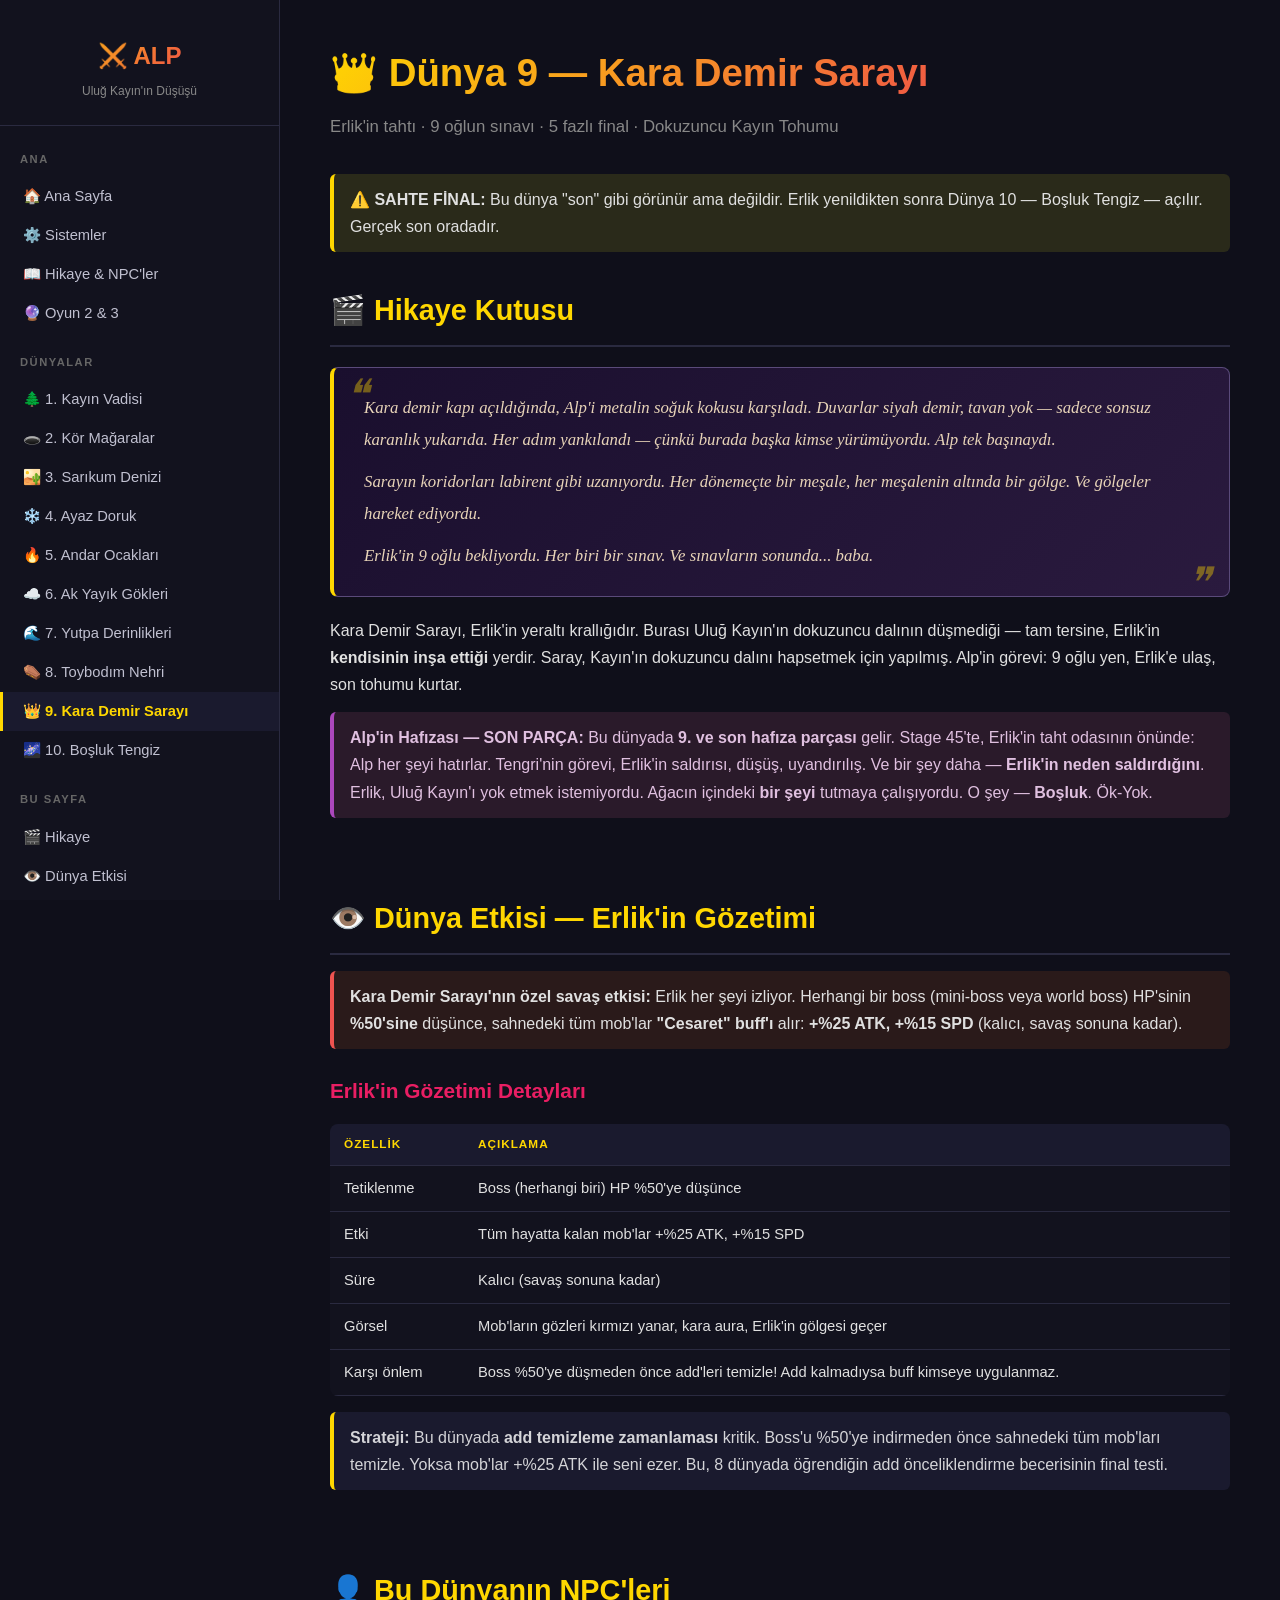
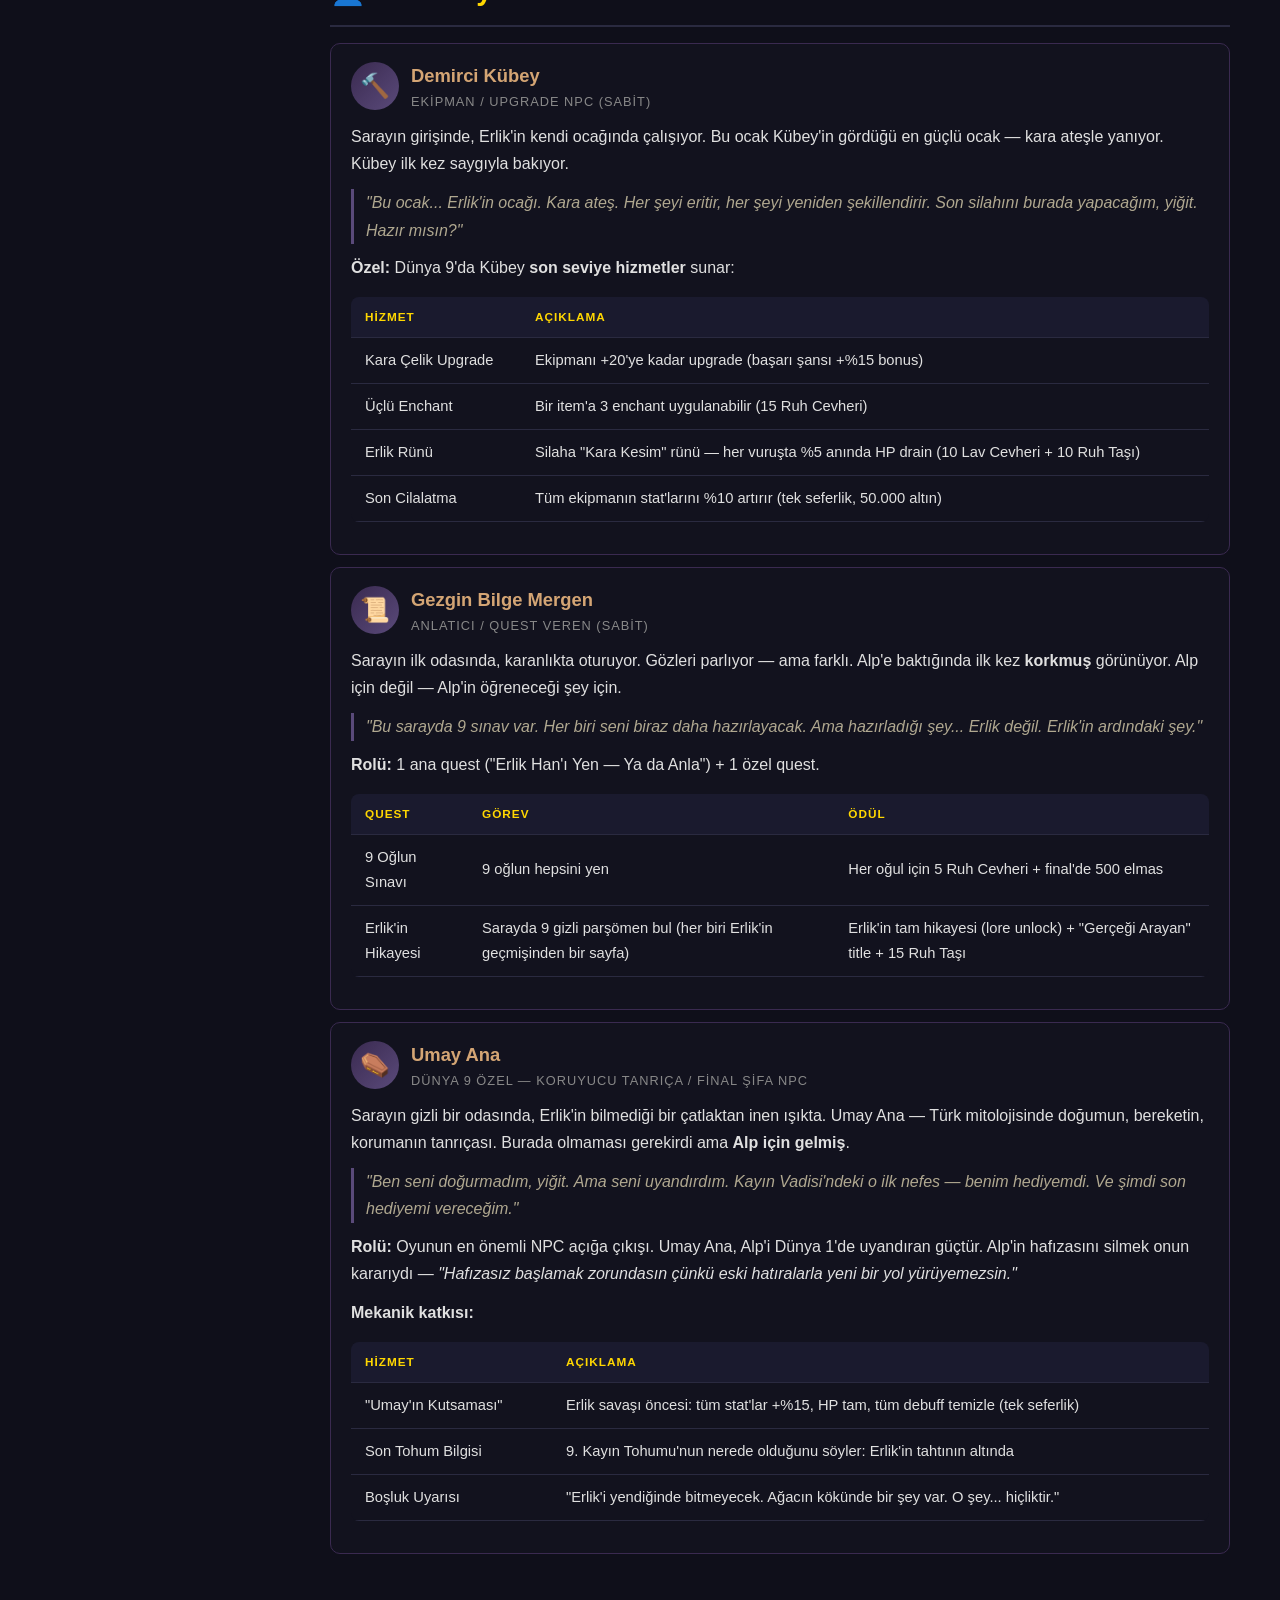
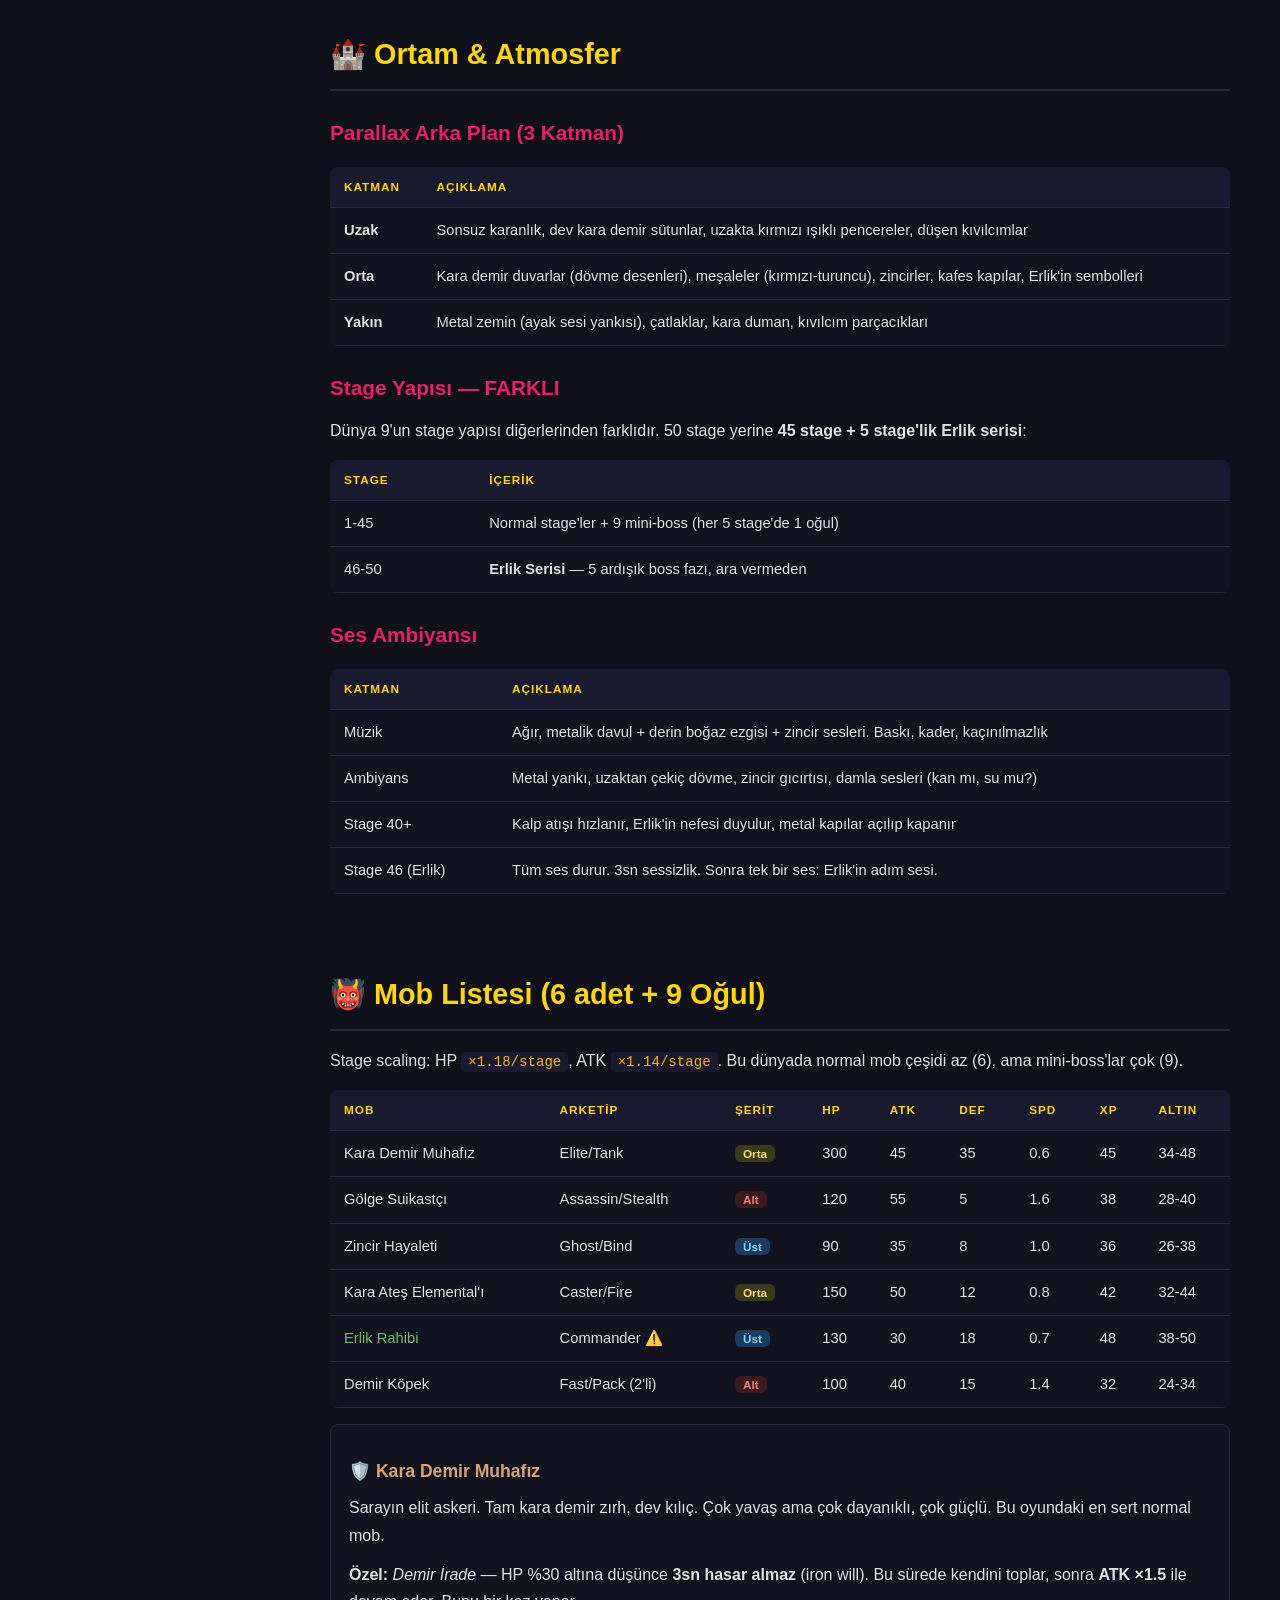
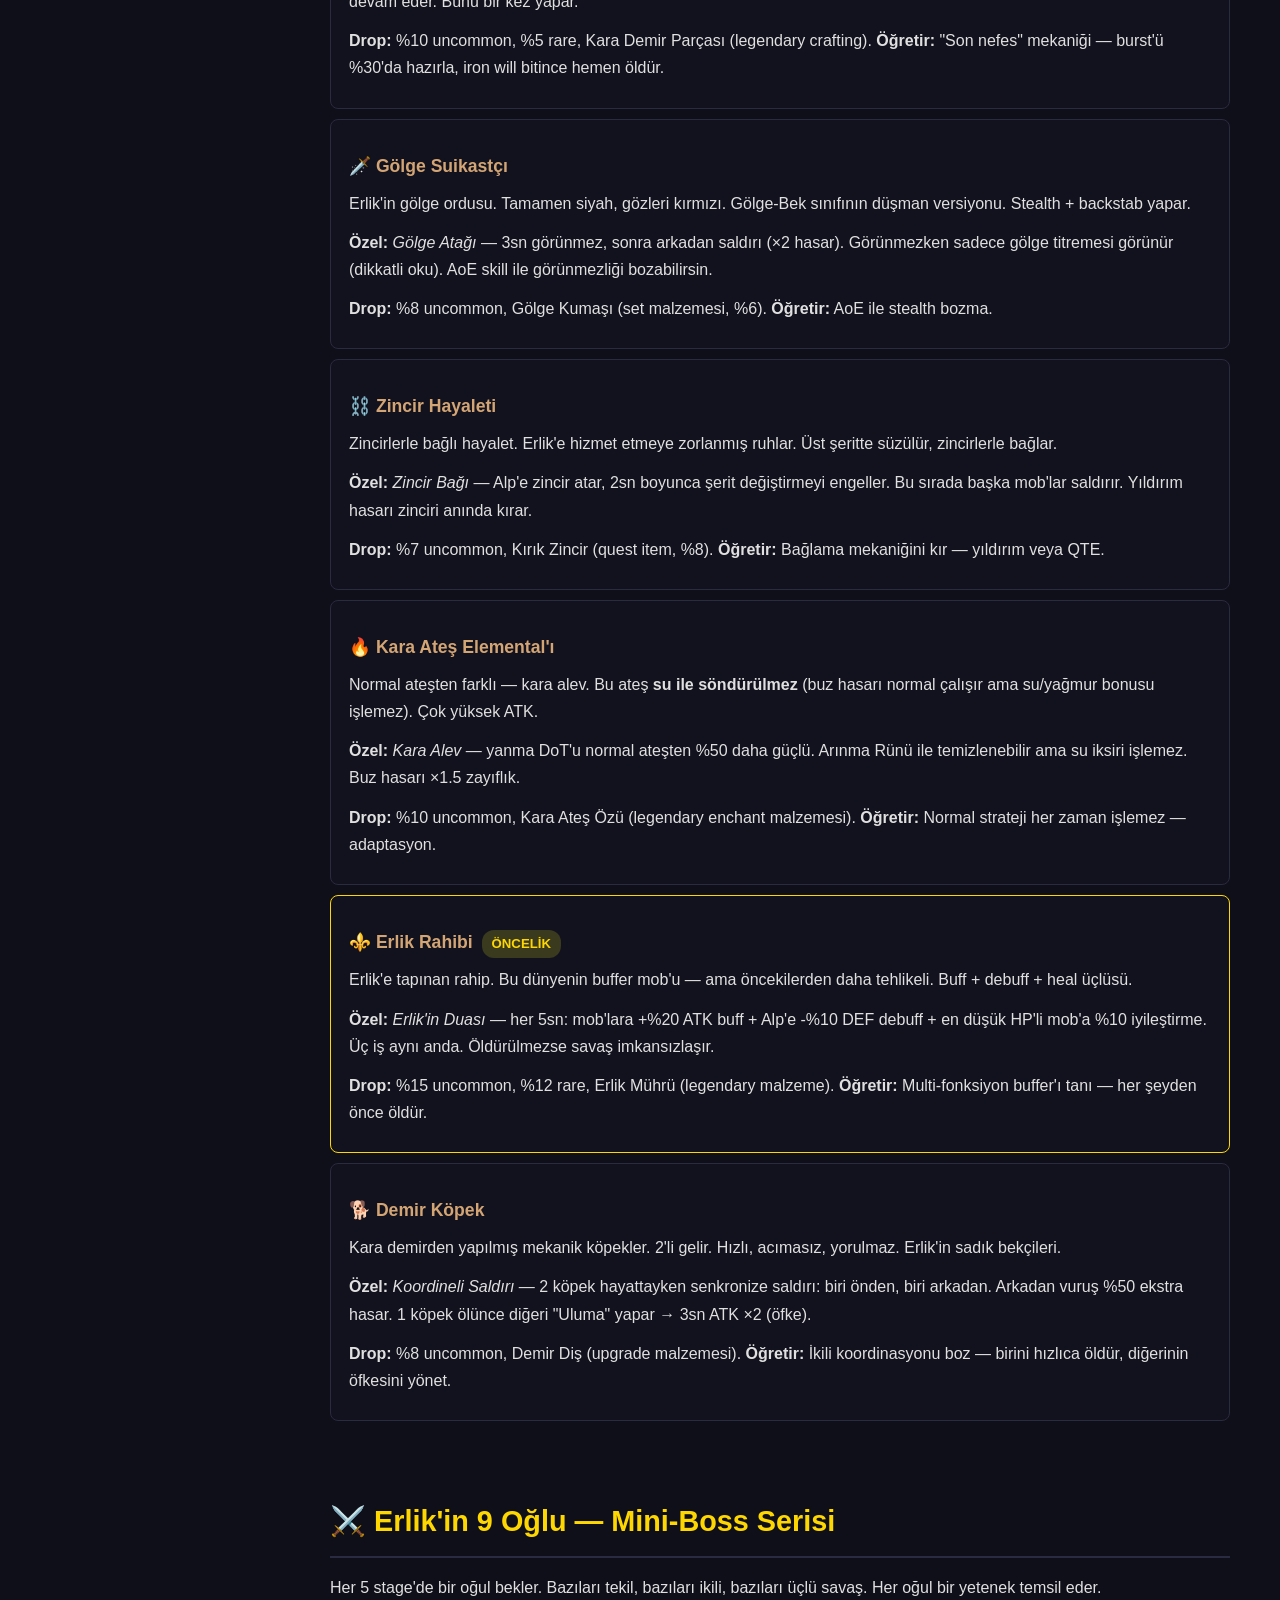
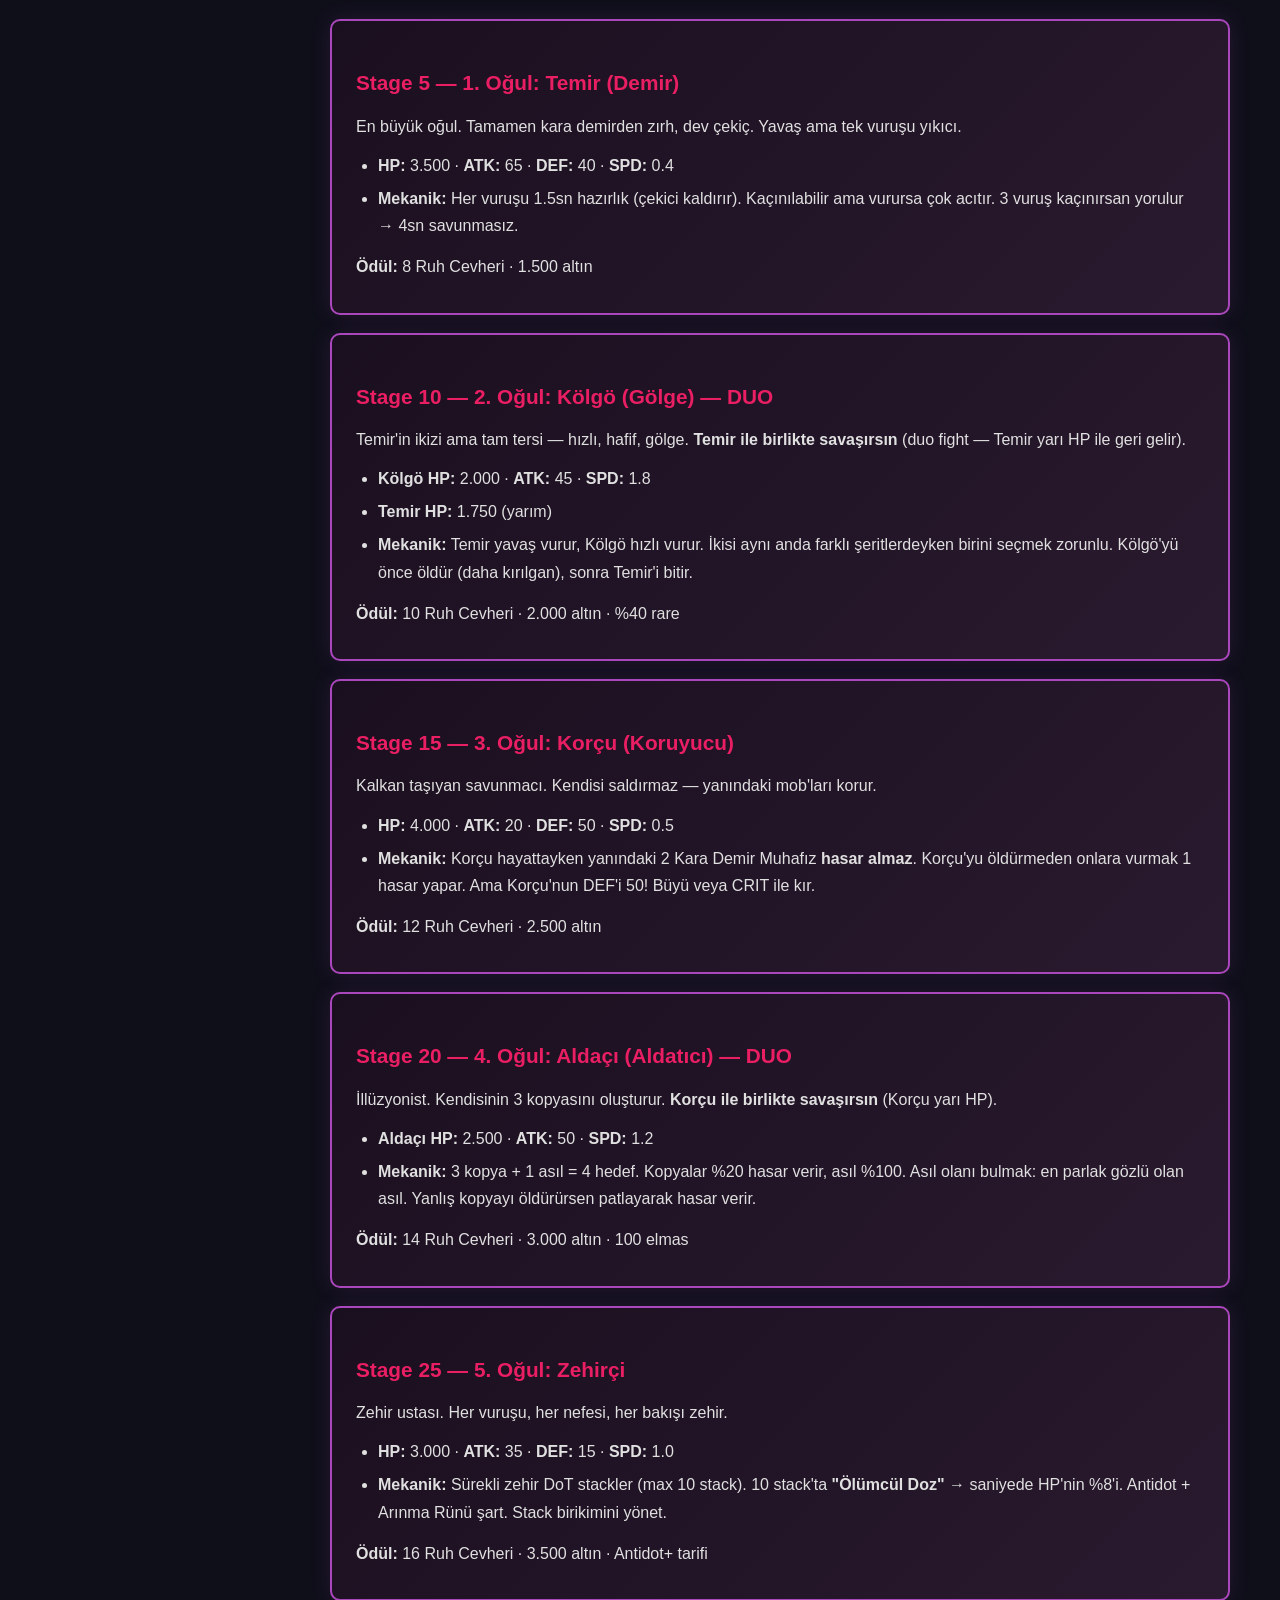
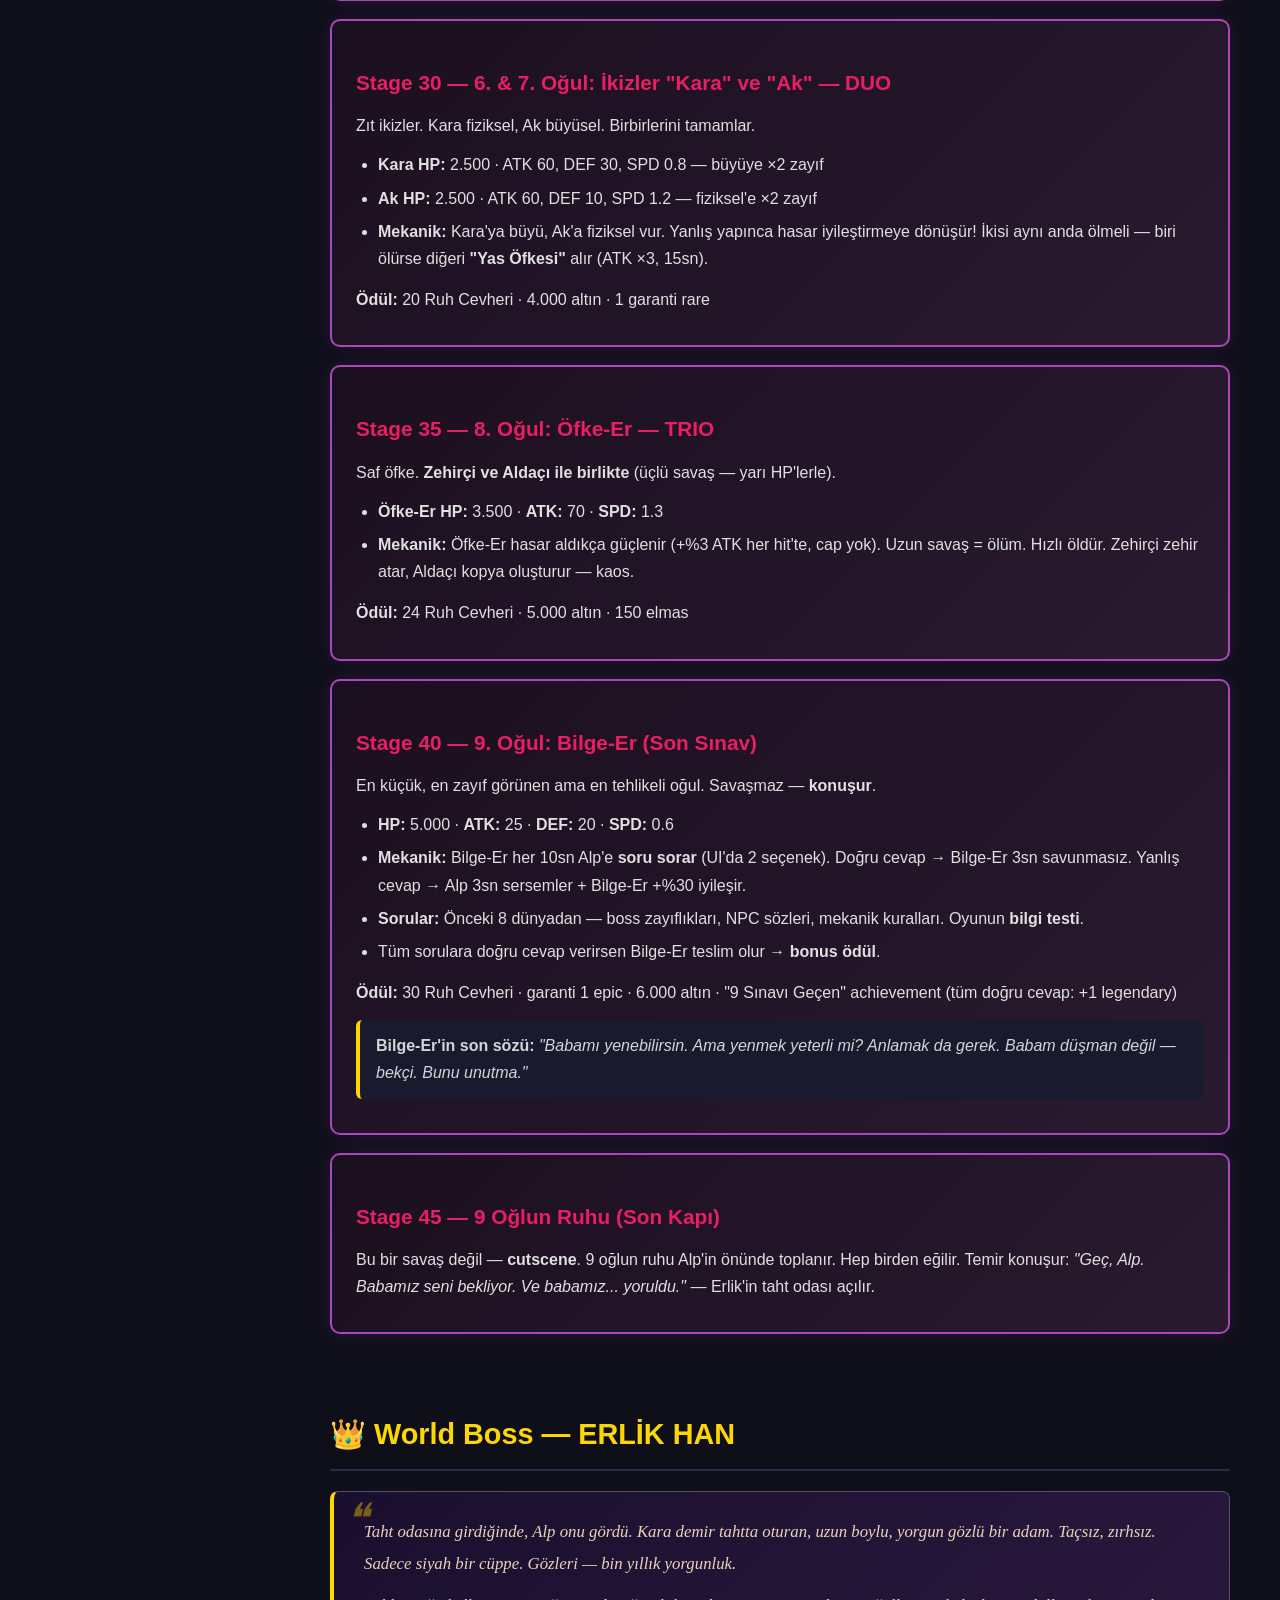
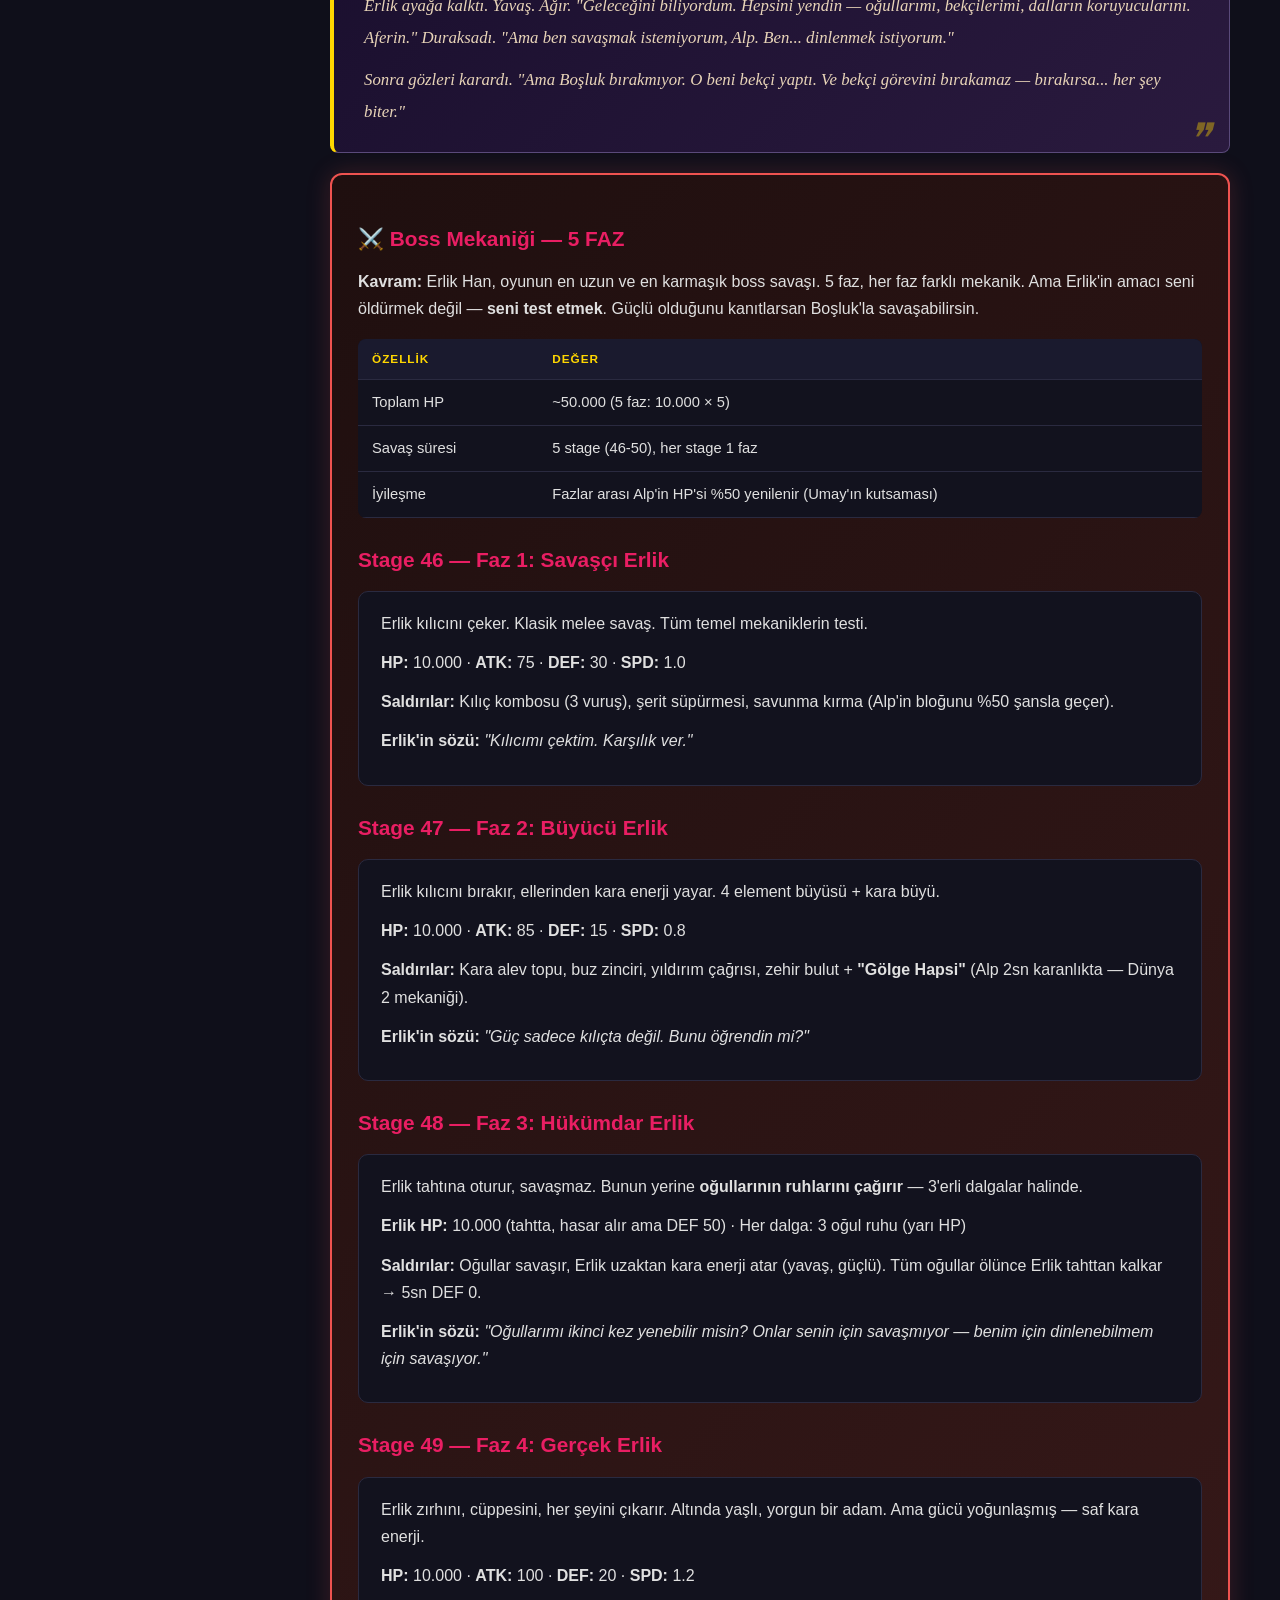
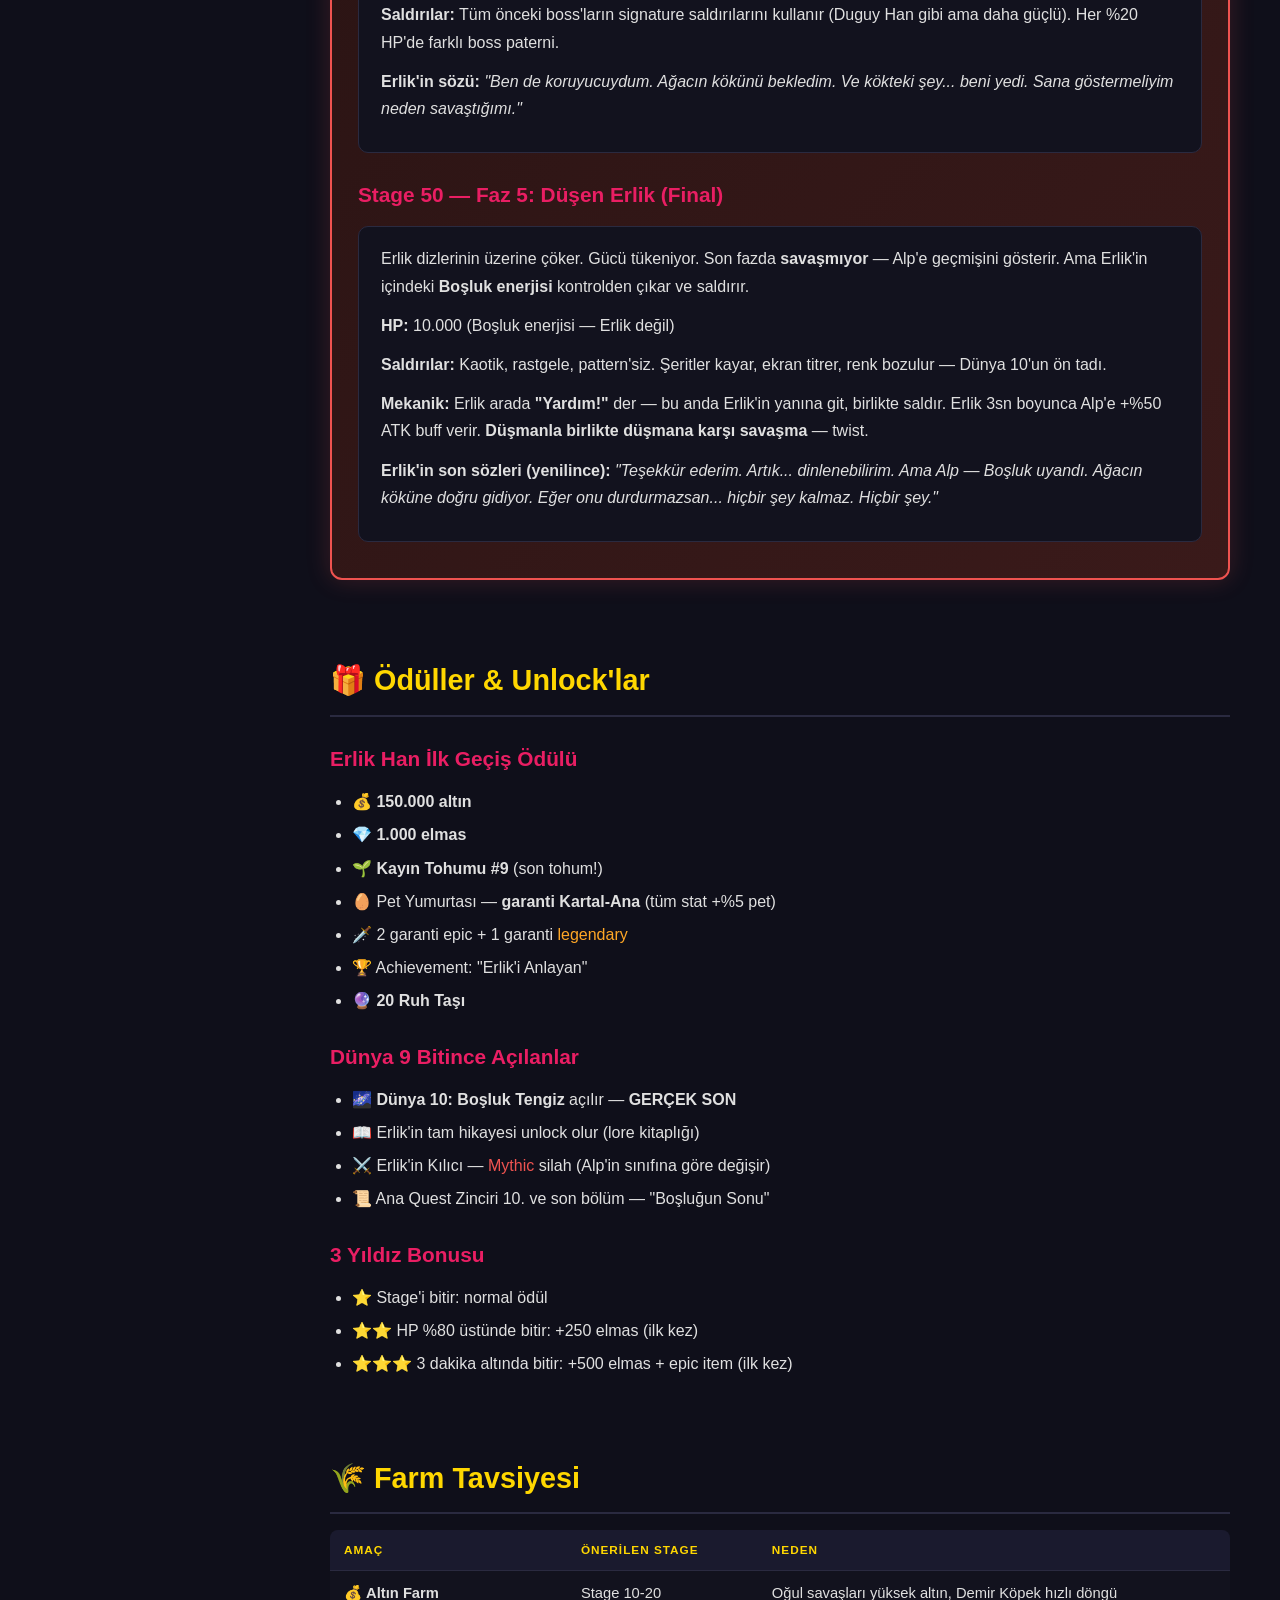
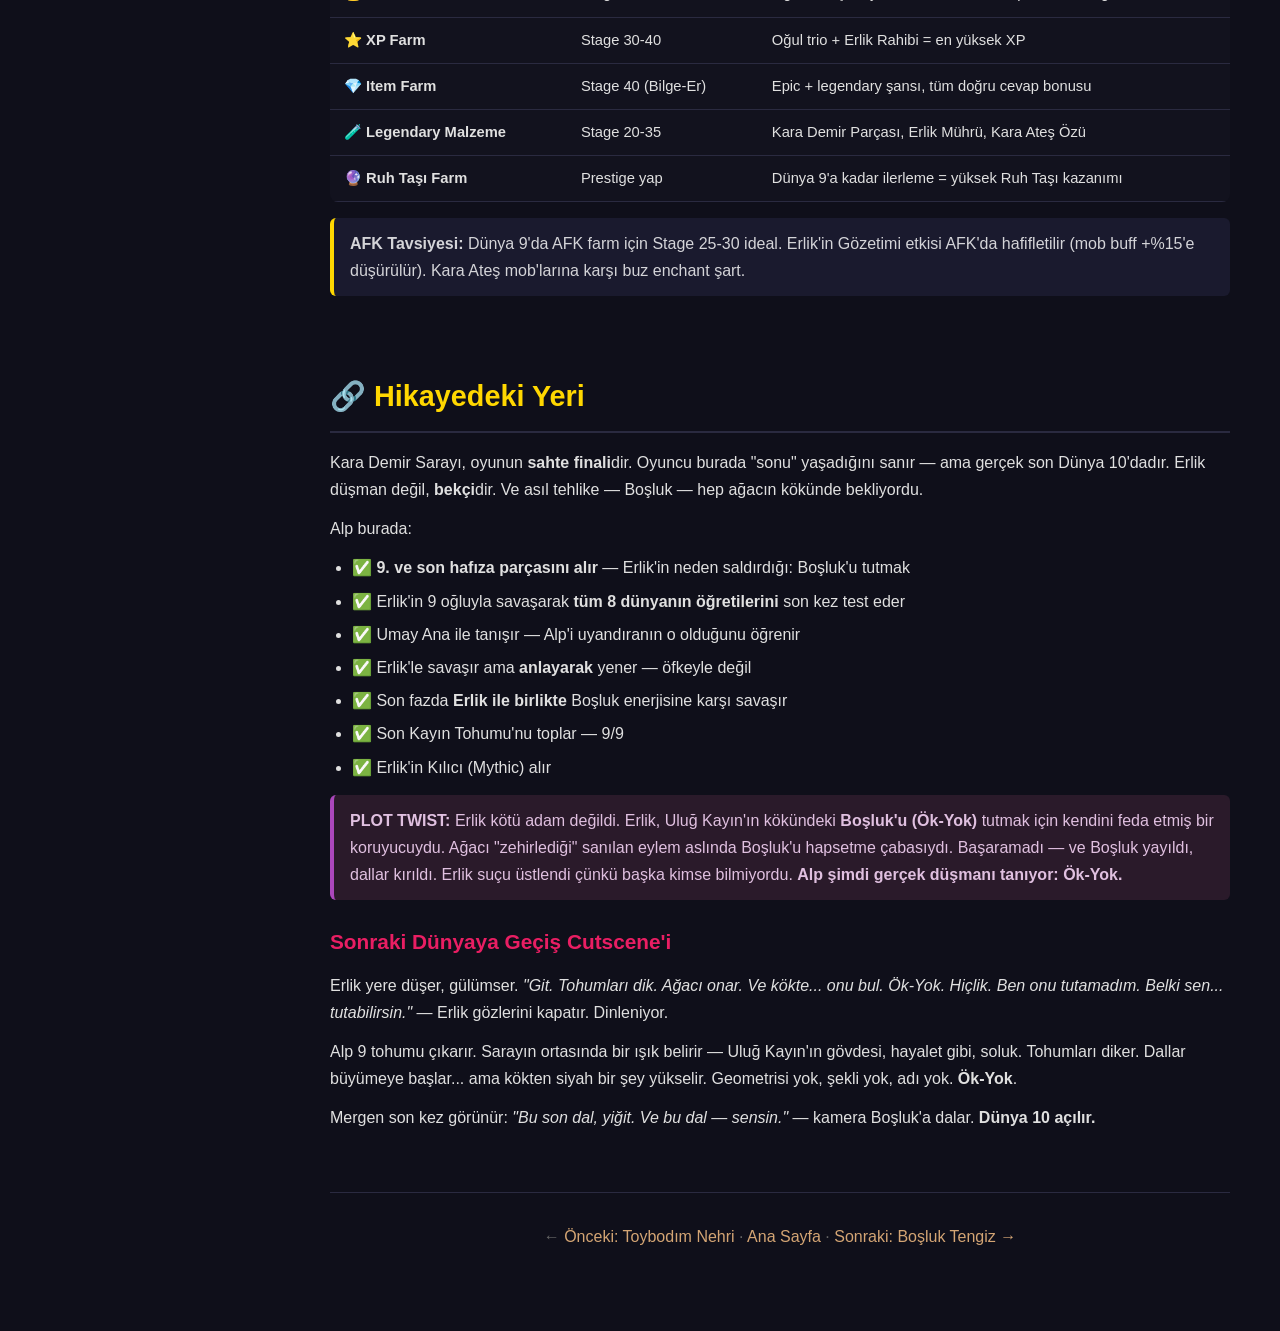
<file: taslaklar/world-9-kara-demir-sarayi.html>
<!DOCTYPE html>
<html lang="tr">
<head>
<meta charset="UTF-8">
<meta name="viewport" content="width=device-width, initial-scale=1.0">
<title>Dünya 9: Kara Demir Sarayı | ALP Wiki</title>
<link rel="stylesheet" href="shared.css">
</head>
<body>
<div class="layout">
<aside class="sidebar">
<div class="sidebar-logo"><h1>⚔️ ALP</h1><div class="version">Uluğ Kayın'ın Düşüşü</div></div>
<nav>
<div class="nav-section">ANA</div>
<a href="index.html">🏠 Ana Sayfa</a>
<a href="systems.html">⚙️ Sistemler</a>
<a href="story.html">📖 Hikaye & NPC'ler</a>
<a href="sequels.html">🔮 Oyun 2 & 3</a>

<div class="nav-section">DÜNYALAR</div>
<a href="world-1-kayin-vadisi.html">🌲 1. Kayın Vadisi</a>
<a href="world-2-kor-magaralar.html">🕳️ 2. Kör Mağaralar</a>
<a href="world-3-sarikum-denizi.html">🏜️ 3. Sarıkum Denizi</a>
<a href="world-4-ayaz-doruk.html">❄️ 4. Ayaz Doruk</a>
<a href="world-5-andar-ocaklari.html">🔥 5. Andar Ocakları</a>
<a href="world-6-ak-yayik-gokleri.html">☁️ 6. Ak Yayık Gökleri</a>
<a href="world-7-yutpa-derinlikleri.html">🌊 7. Yutpa Derinlikleri</a>
<a href="world-8-toybodim-nehri.html">⚰️ 8. Toybodım Nehri</a>
<a href="world-9-kara-demir-sarayi.html" class="active">👑 9. Kara Demir Sarayı</a>
<a href="world-10-bosluk-tengiz.html">🌌 10. Boşluk Tengiz</a>

<div class="nav-section">BU SAYFA</div>
<a href="#story">🎬 Hikaye</a>
<a href="#world-effect">👁️ Dünya Etkisi</a>
<a href="#npcs">👤 NPC'ler</a>
<a href="#env">🏰 Ortam</a>
<a href="#mobs">👹 Mob Listesi</a>
<a href="#nine-sons">⚔️ Erlik'in 9 Oğlu</a>
<a href="#world-boss">👑 Erlik Han</a>
<a href="#rewards">🎁 Ödüller</a>
<a href="#farm">🌾 Farm Tavsiyesi</a>
<a href="#lore-role">🔗 Hikayedeki Yeri</a>
</nav>
</aside>

<main class="main">
<h1 class="title">👑 Dünya 9 — Kara Demir Sarayı</h1>
<p class="subtitle">Erlik'in tahtı · 9 oğlun sınavı · 5 fazlı final · Dokuzuncu Kayın Tohumu</p>

<div class="warn" style="border-color:#FFD700;background:#2a2a1a">
<b>⚠️ SAHTE FİNAL:</b> Bu dünya "son" gibi görünür ama değildir. Erlik yenildikten sonra Dünya 10 — Boşluk Tengiz — açılır. Gerçek son oradadır.
</div>

<!-- ============================================================ -->
<!-- HİKAYE -->
<!-- ============================================================ -->
<section id="story">
<h2>🎬 Hikaye Kutusu</h2>
<div class="destan">
<p>Kara demir kapı açıldığında, Alp'i metalin soğuk kokusu karşıladı. Duvarlar siyah demir, tavan yok — sadece sonsuz karanlık yukarıda. Her adım yankılandı — çünkü burada başka kimse yürümüyordu. Alp tek başınaydı.</p>
<p>Sarayın koridorları labirent gibi uzanıyordu. Her dönemeçte bir meşale, her meşalenin altında bir gölge. Ve gölgeler hareket ediyordu.</p>
<p>Erlik'in 9 oğlu bekliyordu. Her biri bir sınav. Ve sınavların sonunda... baba.</p>
</div>
<p>Kara Demir Sarayı, Erlik'in yeraltı krallığıdır. Burası Uluğ Kayın'ın dokuzuncu dalının düşmediği — tam tersine, Erlik'in <b>kendisinin inşa ettiği</b> yerdir. Saray, Kayın'ın dokuzuncu dalını hapsetmek için yapılmış. Alp'in görevi: 9 oğlu yen, Erlik'e ulaş, son tohumu kurtar.</p>
<div class="lore"><b>Alp'in Hafızası — SON PARÇA:</b> Bu dünyada <b>9. ve son hafıza parçası</b> gelir. Stage 45'te, Erlik'in taht odasının önünde: Alp her şeyi hatırlar. Tengri'nin görevi, Erlik'in saldırısı, düşüş, uyandırılış. Ve bir şey daha — <b>Erlik'in neden saldırdığını</b>. Erlik, Uluğ Kayın'ı yok etmek istemiyordu. Ağacın içindeki <b>bir şeyi</b> tutmaya çalışıyordu. O şey — <b>Boşluk</b>. Ök-Yok.</div>
</section>

<!-- ============================================================ -->
<!-- DÜNYA ETKİSİ -->
<!-- ============================================================ -->
<section id="world-effect">
<h2>👁️ Dünya Etkisi — Erlik'in Gözetimi</h2>
<div class="warn">
<b>Kara Demir Sarayı'nın özel savaş etkisi:</b> Erlik her şeyi izliyor. Herhangi bir boss (mini-boss veya world boss) HP'sinin <b>%50'sine</b> düşünce, sahnedeki tüm mob'lar <b>"Cesaret" buff'ı</b> alır: <b>+%25 ATK, +%15 SPD</b> (kalıcı, savaş sonuna kadar).
</div>
<h3>Erlik'in Gözetimi Detayları</h3>
<table>
<tr><th>Özellik</th><th>Açıklama</th></tr>
<tr><td>Tetiklenme</td><td>Boss (herhangi biri) HP %50'ye düşünce</td></tr>
<tr><td>Etki</td><td>Tüm hayatta kalan mob'lar +%25 ATK, +%15 SPD</td></tr>
<tr><td>Süre</td><td>Kalıcı (savaş sonuna kadar)</td></tr>
<tr><td>Görsel</td><td>Mob'ların gözleri kırmızı yanar, kara aura, Erlik'in gölgesi geçer</td></tr>
<tr><td>Karşı önlem</td><td>Boss %50'ye düşmeden önce add'leri temizle! Add kalmadıysa buff kimseye uygulanmaz.</td></tr>
</table>
<div class="note"><b>Strateji:</b> Bu dünyada <b>add temizleme zamanlaması</b> kritik. Boss'u %50'ye indirmeden önce sahnedeki tüm mob'ları temizle. Yoksa mob'lar +%25 ATK ile seni ezer. Bu, 8 dünyada öğrendiğin add önceliklendirme becerisinin final testi.</div>
</section>

<!-- ============================================================ -->
<!-- NPC'LER -->
<!-- ============================================================ -->
<section id="npcs">
<h2>👤 Bu Dünyanın NPC'leri</h2>

<div class="npc">
<div class="npc-header">
<div class="npc-avatar">🔨</div>
<div><div class="npc-name">Demirci Kübey</div><div class="npc-role">Ekipman / Upgrade NPC (Sabit)</div></div>
</div>
<p>Sarayın girişinde, Erlik'in kendi ocağında çalışıyor. Bu ocak Kübey'in gördüğü en güçlü ocak — kara ateşle yanıyor. Kübey ilk kez saygıyla bakıyor.</p>
<div class="npc-quote">"Bu ocak... Erlik'in ocağı. Kara ateş. Her şeyi eritir, her şeyi yeniden şekillendirir. Son silahını burada yapacağım, yiğit. Hazır mısın?"</div>
<p><b>Özel:</b> Dünya 9'da Kübey <b>son seviye hizmetler</b> sunar:</p>
<table>
<tr><th>Hizmet</th><th>Açıklama</th></tr>
<tr><td>Kara Çelik Upgrade</td><td>Ekipmanı +20'ye kadar upgrade (başarı şansı +%15 bonus)</td></tr>
<tr><td>Üçlü Enchant</td><td>Bir item'a 3 enchant uygulanabilir (15 Ruh Cevheri)</td></tr>
<tr><td>Erlik Rünü</td><td>Silaha "Kara Kesim" rünü — her vuruşta %5 anında HP drain (10 Lav Cevheri + 10 Ruh Taşı)</td></tr>
<tr><td>Son Cilalatma</td><td>Tüm ekipmanın stat'larını %10 artırır (tek seferlik, 50.000 altın)</td></tr>
</table>
</div>

<div class="npc">
<div class="npc-header">
<div class="npc-avatar">📜</div>
<div><div class="npc-name">Gezgin Bilge Mergen</div><div class="npc-role">Anlatıcı / Quest Veren (Sabit)</div></div>
</div>
<p>Sarayın ilk odasında, karanlıkta oturuyor. Gözleri parlıyor — ama farklı. Alp'e baktığında ilk kez <b>korkmuş</b> görünüyor. Alp için değil — Alp'in öğreneceği şey için.</p>
<div class="npc-quote">"Bu sarayda 9 sınav var. Her biri seni biraz daha hazırlayacak. Ama hazırladığı şey... Erlik değil. Erlik'in ardındaki şey."</div>
<p><b>Rolü:</b> 1 ana quest ("Erlik Han'ı Yen — Ya da Anla") + 1 özel quest.</p>
<table>
<tr><th>Quest</th><th>Görev</th><th>Ödül</th></tr>
<tr><td>9 Oğlun Sınavı</td><td>9 oğlun hepsini yen</td><td>Her oğul için 5 Ruh Cevheri + final'de 500 elmas</td></tr>
<tr><td>Erlik'in Hikayesi</td><td>Sarayda 9 gizli parşömen bul (her biri Erlik'in geçmişinden bir sayfa)</td><td>Erlik'in tam hikayesi (lore unlock) + "Gerçeği Arayan" title + 15 Ruh Taşı</td></tr>
</table>
</div>

<div class="npc">
<div class="npc-header">
<div class="npc-avatar">⚰️</div>
<div><div class="npc-name">Umay Ana</div><div class="npc-role">Dünya 9 Özel — Koruyucu Tanrıça / Final Şifa NPC</div></div>
</div>
<p>Sarayın gizli bir odasında, Erlik'in bilmediği bir çatlaktan inen ışıkta. Umay Ana — Türk mitolojisinde doğumun, bereketin, korumanın tanrıçası. Burada olmaması gerekirdi ama <b>Alp için gelmiş</b>.</p>
<div class="npc-quote">"Ben seni doğurmadım, yiğit. Ama seni uyandırdım. Kayın Vadisi'ndeki o ilk nefes — benim hediyemdi. Ve şimdi son hediyemi vereceğim."</div>
<p><b>Rolü:</b> Oyunun en önemli NPC açığa çıkışı. Umay Ana, Alp'i Dünya 1'de uyandıran güçtür. Alp'in hafızasını silmek onun kararıydı — <i>"Hafızasız başlamak zorundasın çünkü eski hatıralarla yeni bir yol yürüyemezsin."</i></p>
<p><b>Mekanik katkısı:</b></p>
<table>
<tr><th>Hizmet</th><th>Açıklama</th></tr>
<tr><td>"Umay'ın Kutsaması"</td><td>Erlik savaşı öncesi: tüm stat'lar +%15, HP tam, tüm debuff temizle (tek seferlik)</td></tr>
<tr><td>Son Tohum Bilgisi</td><td>9. Kayın Tohumu'nun nerede olduğunu söyler: Erlik'in tahtının altında</td></tr>
<tr><td>Boşluk Uyarısı</td><td>"Erlik'i yendiğinde bitmeyecek. Ağacın kökünde bir şey var. O şey... hiçliktir."</td></tr>
</table>
</div>
</section>

<!-- ============================================================ -->
<!-- ORTAM -->
<!-- ============================================================ -->
<section id="env">
<h2>🏰 Ortam & Atmosfer</h2>
<h3>Parallax Arka Plan (3 Katman)</h3>
<table>
<tr><th>Katman</th><th>Açıklama</th></tr>
<tr><td><b>Uzak</b></td><td>Sonsuz karanlık, dev kara demir sütunlar, uzakta kırmızı ışıklı pencereler, düşen kıvılcımlar</td></tr>
<tr><td><b>Orta</b></td><td>Kara demir duvarlar (dövme desenleri), meşaleler (kırmızı-turuncu), zincirler, kafes kapılar, Erlik'in sembolleri</td></tr>
<tr><td><b>Yakın</b></td><td>Metal zemin (ayak sesi yankısı), çatlaklar, kara duman, kıvılcım parçacıkları</td></tr>
</table>

<h3>Stage Yapısı — FARKLI</h3>
<p>Dünya 9'un stage yapısı diğerlerinden farklıdır. 50 stage yerine <b>45 stage + 5 stage'lik Erlik serisi</b>:</p>
<table>
<tr><th>Stage</th><th>İçerik</th></tr>
<tr><td>1-45</td><td>Normal stage'ler + 9 mini-boss (her 5 stage'de 1 oğul)</td></tr>
<tr><td>46-50</td><td><b>Erlik Serisi</b> — 5 ardışık boss fazı, ara vermeden</td></tr>
</table>

<h3>Ses Ambiyansı</h3>
<table>
<tr><th>Katman</th><th>Açıklama</th></tr>
<tr><td>Müzik</td><td>Ağır, metalik davul + derin boğaz ezgisi + zincir sesleri. Baskı, kader, kaçınılmazlık</td></tr>
<tr><td>Ambiyans</td><td>Metal yankı, uzaktan çekiç dövme, zincir gıcırtısı, damla sesleri (kan mı, su mu?)</td></tr>
<tr><td>Stage 40+</td><td>Kalp atışı hızlanır, Erlik'in nefesi duyulur, metal kapılar açılıp kapanır</td></tr>
<tr><td>Stage 46 (Erlik)</td><td>Tüm ses durur. 3sn sessizlik. Sonra tek bir ses: Erlik'in adım sesi.</td></tr>
</table>
</section>

<!-- ============================================================ -->
<!-- MOB LİSTESİ -->
<!-- ============================================================ -->
<section id="mobs">
<h2>👹 Mob Listesi (6 adet + 9 Oğul)</h2>
<p>Stage scaling: HP <code>×1.18/stage</code>, ATK <code>×1.14/stage</code>. Bu dünyada normal mob çeşidi az (6), ama mini-boss'lar çok (9).</p>

<table>
<tr><th>Mob</th><th>Arketip</th><th>Şerit</th><th>HP</th><th>ATK</th><th>DEF</th><th>SPD</th><th>XP</th><th>Altın</th></tr>
<tr><td>Kara Demir Muhafız</td><td>Elite/Tank</td><td><span class="lane-orta">Orta</span></td><td>300</td><td>45</td><td>35</td><td>0.6</td><td>45</td><td>34-48</td></tr>
<tr><td>Gölge Suikastçı</td><td>Assassin/Stealth</td><td><span class="lane-alt">Alt</span></td><td>120</td><td>55</td><td>5</td><td>1.6</td><td>38</td><td>28-40</td></tr>
<tr><td>Zincir Hayaleti</td><td>Ghost/Bind</td><td><span class="lane-ust">Üst</span></td><td>90</td><td>35</td><td>8</td><td>1.0</td><td>36</td><td>26-38</td></tr>
<tr><td>Kara Ateş Elemental'ı</td><td>Caster/Fire</td><td><span class="lane-orta">Orta</span></td><td>150</td><td>50</td><td>12</td><td>0.8</td><td>42</td><td>32-44</td></tr>
<tr><td class="r-uncommon">Erlik Rahibi</td><td>Commander ⚠️</td><td><span class="lane-ust">Üst</span></td><td>130</td><td>30</td><td>18</td><td>0.7</td><td>48</td><td>38-50</td></tr>
<tr><td>Demir Köpek</td><td>Fast/Pack (2'li)</td><td><span class="lane-alt">Alt</span></td><td>100</td><td>40</td><td>15</td><td>1.4</td><td>32</td><td>24-34</td></tr>
</table>

<div class="mob-card">
<h4>🛡️ Kara Demir Muhafız</h4>
<p>Sarayın elit askeri. Tam kara demir zırh, dev kılıç. Çok yavaş ama çok dayanıklı, çok güçlü. Bu oyundaki en sert normal mob.</p>
<p><b>Özel:</b> <i>Demir İrade</i> — HP %30 altına düşünce <b>3sn hasar almaz</b> (iron will). Bu sürede kendini toplar, sonra <b>ATK ×1.5</b> ile devam eder. Bunu bir kez yapar.</p>
<p><b>Drop:</b> %10 uncommon, %5 rare, Kara Demir Parçası (legendary crafting). <b>Öğretir:</b> "Son nefes" mekaniği — burst'ü %30'da hazırla, iron will bitince hemen öldür.</p>
</div>

<div class="mob-card">
<h4>🗡️ Gölge Suikastçı</h4>
<p>Erlik'in gölge ordusu. Tamamen siyah, gözleri kırmızı. Gölge-Bek sınıfının düşman versiyonu. Stealth + backstab yapar.</p>
<p><b>Özel:</b> <i>Gölge Atağı</i> — 3sn görünmez, sonra arkadan saldırı (×2 hasar). Görünmezken sadece gölge titremesi görünür (dikkatli oku). AoE skill ile görünmezliği bozabilirsin.</p>
<p><b>Drop:</b> %8 uncommon, Gölge Kumaşı (set malzemesi, %6). <b>Öğretir:</b> AoE ile stealth bozma.</p>
</div>

<div class="mob-card">
<h4>⛓️ Zincir Hayaleti</h4>
<p>Zincirlerle bağlı hayalet. Erlik'e hizmet etmeye zorlanmış ruhlar. Üst şeritte süzülür, zincirlerle bağlar.</p>
<p><b>Özel:</b> <i>Zincir Bağı</i> — Alp'e zincir atar, 2sn boyunca şerit değiştirmeyi engeller. Bu sırada başka mob'lar saldırır. Yıldırım hasarı zinciri anında kırar.</p>
<p><b>Drop:</b> %7 uncommon, Kırık Zincir (quest item, %8). <b>Öğretir:</b> Bağlama mekaniğini kır — yıldırım veya QTE.</p>
</div>

<div class="mob-card">
<h4>🔥 Kara Ateş Elemental'ı</h4>
<p>Normal ateşten farklı — kara alev. Bu ateş <b>su ile söndürülmez</b> (buz hasarı normal çalışır ama su/yağmur bonusu işlemez). Çok yüksek ATK.</p>
<p><b>Özel:</b> <i>Kara Alev</i> — yanma DoT'u normal ateşten %50 daha güçlü. Arınma Rünü ile temizlenebilir ama su iksiri işlemez. Buz hasarı ×1.5 zayıflık.</p>
<p><b>Drop:</b> %10 uncommon, Kara Ateş Özü (legendary enchant malzemesi). <b>Öğretir:</b> Normal strateji her zaman işlemez — adaptasyon.</p>
</div>

<div class="mob-card" style="border-color:#FFD700">
<h4>⚜️ Erlik Rahibi <span class="badge" style="background:#3a3a1e;color:#FFD700">ÖNCELİK</span></h4>
<p>Erlik'e tapınan rahip. Bu dünyenin buffer mob'u — ama öncekilerden daha tehlikeli. Buff + debuff + heal üçlüsü.</p>
<p><b>Özel:</b> <i>Erlik'in Duası</i> — her 5sn: mob'lara +%20 ATK buff + Alp'e -%10 DEF debuff + en düşük HP'li mob'a %10 iyileştirme. Üç iş aynı anda. Öldürülmezse savaş imkansızlaşır.</p>
<p><b>Drop:</b> %15 uncommon, %12 rare, Erlik Mührü (legendary malzeme). <b>Öğretir:</b> Multi-fonksiyon buffer'ı tanı — her şeyden önce öldür.</p>
</div>

<div class="mob-card">
<h4>🐕 Demir Köpek</h4>
<p>Kara demirden yapılmış mekanik köpekler. 2'li gelir. Hızlı, acımasız, yorulmaz. Erlik'in sadık bekçileri.</p>
<p><b>Özel:</b> <i>Koordineli Saldırı</i> — 2 köpek hayattayken senkronize saldırı: biri önden, biri arkadan. Arkadan vuruş %50 ekstra hasar. 1 köpek ölünce diğeri "Uluma" yapar → 3sn ATK ×2 (öfke).</p>
<p><b>Drop:</b> %8 uncommon, Demir Diş (upgrade malzemesi). <b>Öğretir:</b> İkili koordinasyonu boz — birini hızlıca öldür, diğerinin öfkesini yönet.</p>
</div>
</section>

<!-- ============================================================ -->
<!-- 9 OĞUL -->
<!-- ============================================================ -->
<section id="nine-sons">
<h2>⚔️ Erlik'in 9 Oğlu — Mini-Boss Serisi</h2>
<p>Her 5 stage'de bir oğul bekler. Bazıları tekil, bazıları ikili, bazıları üçlü savaş. Her oğul bir yetenek temsil eder.</p>

<div class="boss-card">
<h3>Stage 5 — 1. Oğul: Temir (Demir)</h3>
<p>En büyük oğul. Tamamen kara demirden zırh, dev çekiç. Yavaş ama tek vuruşu yıkıcı.</p>
<ul>
<li><b>HP:</b> 3.500 · <b>ATK:</b> 65 · <b>DEF:</b> 40 · <b>SPD:</b> 0.4</li>
<li><b>Mekanik:</b> Her vuruşu 1.5sn hazırlık (çekici kaldırır). Kaçınılabilir ama vurursa çok acıtır. 3 vuruş kaçınırsan yorulur → 4sn savunmasız.</li>
</ul>
<p><b>Ödül:</b> 8 Ruh Cevheri · 1.500 altın</p>
</div>

<div class="boss-card">
<h3>Stage 10 — 2. Oğul: Kölgö (Gölge) — DUO</h3>
<p>Temir'in ikizi ama tam tersi — hızlı, hafif, gölge. <b>Temir ile birlikte savaşırsın</b> (duo fight — Temir yarı HP ile geri gelir).</p>
<ul>
<li><b>Kölgö HP:</b> 2.000 · <b>ATK:</b> 45 · <b>SPD:</b> 1.8</li>
<li><b>Temir HP:</b> 1.750 (yarım)</li>
<li><b>Mekanik:</b> Temir yavaş vurur, Kölgö hızlı vurur. İkisi aynı anda farklı şeritlerdeyken birini seçmek zorunlu. Kölgö'yü önce öldür (daha kırılgan), sonra Temir'i bitir.</li>
</ul>
<p><b>Ödül:</b> 10 Ruh Cevheri · 2.000 altın · %40 rare</p>
</div>

<div class="boss-card">
<h3>Stage 15 — 3. Oğul: Korçu (Koruyucu)</h3>
<p>Kalkan taşıyan savunmacı. Kendisi saldırmaz — yanındaki mob'ları korur.</p>
<ul>
<li><b>HP:</b> 4.000 · <b>ATK:</b> 20 · <b>DEF:</b> 50 · <b>SPD:</b> 0.5</li>
<li><b>Mekanik:</b> Korçu hayattayken yanındaki 2 Kara Demir Muhafız <b>hasar almaz</b>. Korçu'yu öldürmeden onlara vurmak 1 hasar yapar. Ama Korçu'nun DEF'i 50! Büyü veya CRIT ile kır.</li>
</ul>
<p><b>Ödül:</b> 12 Ruh Cevheri · 2.500 altın</p>
</div>

<div class="boss-card">
<h3>Stage 20 — 4. Oğul: Aldaçı (Aldatıcı) — DUO</h3>
<p>İllüzyonist. Kendisinin 3 kopyasını oluşturur. <b>Korçu ile birlikte savaşırsın</b> (Korçu yarı HP).</p>
<ul>
<li><b>Aldaçı HP:</b> 2.500 · <b>ATK:</b> 50 · <b>SPD:</b> 1.2</li>
<li><b>Mekanik:</b> 3 kopya + 1 asıl = 4 hedef. Kopyalar %20 hasar verir, asıl %100. Asıl olanı bulmak: en parlak gözlü olan asıl. Yanlış kopyayı öldürürsen patlayarak hasar verir.</li>
</ul>
<p><b>Ödül:</b> 14 Ruh Cevheri · 3.000 altın · 100 elmas</p>
</div>

<div class="boss-card">
<h3>Stage 25 — 5. Oğul: Zehirçi</h3>
<p>Zehir ustası. Her vuruşu, her nefesi, her bakışı zehir.</p>
<ul>
<li><b>HP:</b> 3.000 · <b>ATK:</b> 35 · <b>DEF:</b> 15 · <b>SPD:</b> 1.0</li>
<li><b>Mekanik:</b> Sürekli zehir DoT stackler (max 10 stack). 10 stack'ta <b>"Ölümcül Doz"</b> → saniyede HP'nin %8'i. Antidot + Arınma Rünü şart. Stack birikimini yönet.</li>
</ul>
<p><b>Ödül:</b> 16 Ruh Cevheri · 3.500 altın · Antidot+ tarifi</p>
</div>

<div class="boss-card">
<h3>Stage 30 — 6. & 7. Oğul: İkizler "Kara" ve "Ak" — DUO</h3>
<p>Zıt ikizler. Kara fiziksel, Ak büyüsel. Birbirlerini tamamlar.</p>
<ul>
<li><b>Kara HP:</b> 2.500 · ATK 60, DEF 30, SPD 0.8 — büyüye ×2 zayıf</li>
<li><b>Ak HP:</b> 2.500 · ATK 60, DEF 10, SPD 1.2 — fiziksel'e ×2 zayıf</li>
<li><b>Mekanik:</b> Kara'ya büyü, Ak'a fiziksel vur. Yanlış yapınca hasar iyileştirmeye dönüşür! İkisi aynı anda ölmeli — biri ölürse diğeri <b>"Yas Öfkesi"</b> alır (ATK ×3, 15sn).</li>
</ul>
<p><b>Ödül:</b> 20 Ruh Cevheri · 4.000 altın · 1 garanti rare</p>
</div>

<div class="boss-card">
<h3>Stage 35 — 8. Oğul: Öfke-Er — TRIO</h3>
<p>Saf öfke. <b>Zehirçi ve Aldaçı ile birlikte</b> (üçlü savaş — yarı HP'lerle).</p>
<ul>
<li><b>Öfke-Er HP:</b> 3.500 · <b>ATK:</b> 70 · <b>SPD:</b> 1.3</li>
<li><b>Mekanik:</b> Öfke-Er hasar aldıkça güçlenir (+%3 ATK her hit'te, cap yok). Uzun savaş = ölüm. Hızlı öldür. Zehirçi zehir atar, Aldaçı kopya oluşturur — kaos.</li>
</ul>
<p><b>Ödül:</b> 24 Ruh Cevheri · 5.000 altın · 150 elmas</p>
</div>

<div class="boss-card">
<h3>Stage 40 — 9. Oğul: Bilge-Er (Son Sınav)</h3>
<p>En küçük, en zayıf görünen ama en tehlikeli oğul. Savaşmaz — <b>konuşur</b>.</p>
<ul>
<li><b>HP:</b> 5.000 · <b>ATK:</b> 25 · <b>DEF:</b> 20 · <b>SPD:</b> 0.6</li>
<li><b>Mekanik:</b> Bilge-Er her 10sn Alp'e <b>soru sorar</b> (UI'da 2 seçenek). Doğru cevap → Bilge-Er 3sn savunmasız. Yanlış cevap → Alp 3sn sersemler + Bilge-Er +%30 iyileşir.</li>
<li><b>Sorular:</b> Önceki 8 dünyadan — boss zayıflıkları, NPC sözleri, mekanik kuralları. Oyunun <b>bilgi testi</b>.</li>
<li>Tüm sorulara doğru cevap verirsen Bilge-Er teslim olur → <b>bonus ödül</b>.</li>
</ul>
<p><b>Ödül:</b> 30 Ruh Cevheri · garanti 1 epic · 6.000 altın · "9 Sınavı Geçen" achievement (tüm doğru cevap: +1 legendary)</p>
<div class="note"><b>Bilge-Er'in son sözü:</b> <i>"Babamı yenebilirsin. Ama yenmek yeterli mi? Anlamak da gerek. Babam düşman değil — bekçi. Bunu unutma."</i></div>
</div>

<div class="boss-card">
<h3>Stage 45 — 9 Oğlun Ruhu (Son Kapı)</h3>
<p>Bu bir savaş değil — <b>cutscene</b>. 9 oğlun ruhu Alp'in önünde toplanır. Hep birden eğilir. Temir konuşur: <i>"Geç, Alp. Babamız seni bekliyor. Ve babamız... yoruldu."</i> — Erlik'in taht odası açılır.</p>
</div>
</section>

<!-- ============================================================ -->
<!-- WORLD BOSS -->
<!-- ============================================================ -->
<section id="world-boss">
<h2>👑 World Boss — ERLİK HAN</h2>
<div class="destan">
<p>Taht odasına girdiğinde, Alp onu gördü. Kara demir tahtta oturan, uzun boylu, yorgun gözlü bir adam. Taçsız, zırhsız. Sadece siyah bir cüppe. Gözleri — bin yıllık yorgunluk.</p>
<p>Erlik ayağa kalktı. Yavaş. Ağır. "Geleceğini biliyordum. Hepsini yendin — oğullarımı, bekçilerimi, dalların koruyucularını. Aferin." Duraksadı. "Ama ben savaşmak istemiyorum, Alp. Ben... dinlenmek istiyorum."</p>
<p>Sonra gözleri karardı. "Ama Boşluk bırakmıyor. O beni bekçi yaptı. Ve bekçi görevini bırakamaz — bırakırsa... her şey biter."</p>
</div>

<div class="worldboss-card">
<h3>⚔️ Boss Mekaniği — 5 FAZ</h3>
<p><b>Kavram:</b> Erlik Han, oyunun en uzun ve en karmaşık boss savaşı. 5 faz, her faz farklı mekanik. Ama Erlik'in amacı seni öldürmek değil — <b>seni test etmek</b>. Güçlü olduğunu kanıtlarsan Boşluk'la savaşabilirsin.</p>

<table>
<tr><th>Özellik</th><th>Değer</th></tr>
<tr><td>Toplam HP</td><td>~50.000 (5 faz: 10.000 × 5)</td></tr>
<tr><td>Savaş süresi</td><td>5 stage (46-50), her stage 1 faz</td></tr>
<tr><td>İyileşme</td><td>Fazlar arası Alp'in HP'si %50 yenilenir (Umay'ın kutsaması)</td></tr>
</table>

<h3>Stage 46 — Faz 1: Savaşçı Erlik</h3>
<div class="card">
<p>Erlik kılıcını çeker. Klasik melee savaş. Tüm temel mekaniklerin testi.</p>
<p><b>HP:</b> 10.000 · <b>ATK:</b> 75 · <b>DEF:</b> 30 · <b>SPD:</b> 1.0</p>
<p><b>Saldırılar:</b> Kılıç kombosu (3 vuruş), şerit süpürmesi, savunma kırma (Alp'in bloğunu %50 şansla geçer).</p>
<p><b>Erlik'in sözü:</b> <i>"Kılıcımı çektim. Karşılık ver."</i></p>
</div>

<h3>Stage 47 — Faz 2: Büyücü Erlik</h3>
<div class="card">
<p>Erlik kılıcını bırakır, ellerinden kara enerji yayar. 4 element büyüsü + kara büyü.</p>
<p><b>HP:</b> 10.000 · <b>ATK:</b> 85 · <b>DEF:</b> 15 · <b>SPD:</b> 0.8</p>
<p><b>Saldırılar:</b> Kara alev topu, buz zinciri, yıldırım çağrısı, zehir bulut + <b>"Gölge Hapsi"</b> (Alp 2sn karanlıkta — Dünya 2 mekaniği).</p>
<p><b>Erlik'in sözü:</b> <i>"Güç sadece kılıçta değil. Bunu öğrendin mi?"</i></p>
</div>

<h3>Stage 48 — Faz 3: Hükümdar Erlik</h3>
<div class="card">
<p>Erlik tahtına oturur, savaşmaz. Bunun yerine <b>oğullarının ruhlarını çağırır</b> — 3'erli dalgalar halinde.</p>
<p><b>Erlik HP:</b> 10.000 (tahtta, hasar alır ama DEF 50) · Her dalga: 3 oğul ruhu (yarı HP)</p>
<p><b>Saldırılar:</b> Oğullar savaşır, Erlik uzaktan kara enerji atar (yavaş, güçlü). Tüm oğullar ölünce Erlik tahttan kalkar → 5sn DEF 0.</p>
<p><b>Erlik'in sözü:</b> <i>"Oğullarımı ikinci kez yenebilir misin? Onlar senin için savaşmıyor — benim için dinlenebilmem için savaşıyor."</i></p>
</div>

<h3>Stage 49 — Faz 4: Gerçek Erlik</h3>
<div class="card">
<p>Erlik zırhını, cüppesini, her şeyini çıkarır. Altında yaşlı, yorgun bir adam. Ama gücü yoğunlaşmış — saf kara enerji.</p>
<p><b>HP:</b> 10.000 · <b>ATK:</b> 100 · <b>DEF:</b> 20 · <b>SPD:</b> 1.2</p>
<p><b>Saldırılar:</b> Tüm önceki boss'ların signature saldırılarını kullanır (Duguy Han gibi ama daha güçlü). Her %20 HP'de farklı boss paterni.</p>
<p><b>Erlik'in sözü:</b> <i>"Ben de koruyucuydum. Ağacın kökünü bekledim. Ve kökteki şey... beni yedi. Sana göstermeliyim neden savaştığımı."</i></p>
</div>

<h3>Stage 50 — Faz 5: Düşen Erlik (Final)</h3>
<div class="card">
<p>Erlik dizlerinin üzerine çöker. Gücü tükeniyor. Son fazda <b>savaşmıyor</b> — Alp'e geçmişini gösterir. Ama Erlik'in içindeki <b>Boşluk enerjisi</b> kontrolden çıkar ve saldırır.</p>
<p><b>HP:</b> 10.000 (Boşluk enerjisi — Erlik değil)</p>
<p><b>Saldırılar:</b> Kaotik, rastgele, pattern'siz. Şeritler kayar, ekran titrer, renk bozulur — Dünya 10'un ön tadı.</p>
<p><b>Mekanik:</b> Erlik arada <b>"Yardım!"</b> der — bu anda Erlik'in yanına git, birlikte saldır. Erlik 3sn boyunca Alp'e +%50 ATK buff verir. <b>Düşmanla birlikte düşmana karşı savaşma</b> — twist.</p>
<p><b>Erlik'in son sözleri (yenilince):</b> <i>"Teşekkür ederim. Artık... dinlenebilirim. Ama Alp — Boşluk uyandı. Ağacın köküne doğru gidiyor. Eğer onu durdurmazsan... hiçbir şey kalmaz. Hiçbir şey."</i></p>
</div>
</div>
</section>

<!-- ============================================================ -->
<!-- ÖDÜLLER -->
<!-- ============================================================ -->
<section id="rewards">
<h2>🎁 Ödüller & Unlock'lar</h2>

<h3>Erlik Han İlk Geçiş Ödülü</h3>
<ul>
<li>💰 <b>150.000 altın</b></li>
<li>💎 <b>1.000 elmas</b></li>
<li>🌱 <b>Kayın Tohumu #9</b> (son tohum!)</li>
<li>🥚 Pet Yumurtası — <b>garanti Kartal-Ana</b> (tüm stat +%5 pet)</li>
<li>🗡️ 2 garanti epic + 1 garanti <span class="r-legendary">legendary</span></li>
<li>🏆 Achievement: "Erlik'i Anlayan"</li>
<li>🔮 <b>20 Ruh Taşı</b></li>
</ul>

<h3>Dünya 9 Bitince Açılanlar</h3>
<ul>
<li>🌌 <b>Dünya 10: Boşluk Tengiz</b> açılır — <b>GERÇEK SON</b></li>
<li>📖 Erlik'in tam hikayesi unlock olur (lore kitaplığı)</li>
<li>⚔️ Erlik'in Kılıcı — <span class="r-mythic">Mythic</span> silah (Alp'in sınıfına göre değişir)</li>
<li>📜 Ana Quest Zinciri 10. ve son bölüm — "Boşluğun Sonu"</li>
</ul>

<h3>3 Yıldız Bonusu</h3>
<ul>
<li>⭐ Stage'i bitir: normal ödül</li>
<li>⭐⭐ HP %80 üstünde bitir: +250 elmas (ilk kez)</li>
<li>⭐⭐⭐ 3 dakika altında bitir: +500 elmas + epic item (ilk kez)</li>
</ul>
</section>

<!-- ============================================================ -->
<!-- FARM TAVSİYESİ -->
<!-- ============================================================ -->
<section id="farm">
<h2>🌾 Farm Tavsiyesi</h2>
<table>
<tr><th>Amaç</th><th>Önerilen Stage</th><th>Neden</th></tr>
<tr><td>💰 <b>Altın Farm</b></td><td>Stage 10-20</td><td>Oğul savaşları yüksek altın, Demir Köpek hızlı döngü</td></tr>
<tr><td>⭐ <b>XP Farm</b></td><td>Stage 30-40</td><td>Oğul trio + Erlik Rahibi = en yüksek XP</td></tr>
<tr><td>💎 <b>Item Farm</b></td><td>Stage 40 (Bilge-Er)</td><td>Epic + legendary şansı, tüm doğru cevap bonusu</td></tr>
<tr><td>🧪 <b>Legendary Malzeme</b></td><td>Stage 20-35</td><td>Kara Demir Parçası, Erlik Mührü, Kara Ateş Özü</td></tr>
<tr><td>🔮 <b>Ruh Taşı Farm</b></td><td>Prestige yap</td><td>Dünya 9'a kadar ilerleme = yüksek Ruh Taşı kazanımı</td></tr>
</table>
<div class="note"><b>AFK Tavsiyesi:</b> Dünya 9'da AFK farm için Stage 25-30 ideal. Erlik'in Gözetimi etkisi AFK'da hafifletilir (mob buff +%15'e düşürülür). Kara Ateş mob'larına karşı buz enchant şart.</div>
</section>

<!-- ============================================================ -->
<!-- HİKAYEDEKİ YERİ -->
<!-- ============================================================ -->
<section id="lore-role">
<h2>🔗 Hikayedeki Yeri</h2>
<p>Kara Demir Sarayı, oyunun <b>sahte finali</b>dir. Oyuncu burada "sonu" yaşadığını sanır — ama gerçek son Dünya 10'dadır. Erlik düşman değil, <b>bekçi</b>dir. Ve asıl tehlike — Boşluk — hep ağacın kökünde bekliyordu.</p>

<p>Alp burada:</p>
<ul>
<li>✅ <b>9. ve son hafıza parçasını alır</b> — Erlik'in neden saldırdığı: Boşluk'u tutmak</li>
<li>✅ Erlik'in 9 oğluyla savaşarak <b>tüm 8 dünyanın öğretilerini</b> son kez test eder</li>
<li>✅ Umay Ana ile tanışır — Alp'i uyandıranın o olduğunu öğrenir</li>
<li>✅ Erlik'le savaşır ama <b>anlayarak</b> yener — öfkeyle değil</li>
<li>✅ Son fazda <b>Erlik ile birlikte</b> Boşluk enerjisine karşı savaşır</li>
<li>✅ Son Kayın Tohumu'nu toplar — 9/9</li>
<li>✅ Erlik'in Kılıcı (Mythic) alır</li>
</ul>

<div class="lore"><b>PLOT TWIST:</b> Erlik kötü adam değildi. Erlik, Uluğ Kayın'ın kökündeki <b>Boşluk'u (Ök-Yok)</b> tutmak için kendini feda etmiş bir koruyucuydu. Ağacı "zehirlediği" sanılan eylem aslında Boşluk'u hapsetme çabasıydı. Başaramadı — ve Boşluk yayıldı, dallar kırıldı. Erlik suçu üstlendi çünkü başka kimse bilmiyordu. <b>Alp şimdi gerçek düşmanı tanıyor: Ök-Yok.</b></div>

<h3>Sonraki Dünyaya Geçiş Cutscene'i</h3>
<p>Erlik yere düşer, gülümser. <i>"Git. Tohumları dik. Ağacı onar. Ve kökte... onu bul. Ök-Yok. Hiçlik. Ben onu tutamadım. Belki sen... tutabilirsin."</i> — Erlik gözlerini kapatır. Dinleniyor.</p>
<p>Alp 9 tohumu çıkarır. Sarayın ortasında bir ışık belirir — Uluğ Kayın'ın gövdesi, hayalet gibi, soluk. Tohumları diker. Dallar büyümeye başlar... ama kökten siyah bir şey yükselir. Geometrisi yok, şekli yok, adı yok. <b>Ök-Yok</b>.</p>
<p>Mergen son kez görünür: <i>"Bu son dal, yiğit. Ve bu dal — sensin."</i> — kamera Boşluk'a dalar. <b>Dünya 10 açılır.</b></p>
</section>

<div style="text-align:center;margin-top:60px;padding:30px;color:#666;border-top:1px solid #2a2a40">
<p>← <a href="world-8-toybodim-nehri.html">Önceki: Toybodım Nehri</a> · <a href="index.html">Ana Sayfa</a> · <a href="world-10-bosluk-tengiz.html">Sonraki: Boşluk Tengiz →</a></p>
</div>
</main>
</div>
</body>
</html>
</file>
<file: taslaklar/shared.css>
/* ========== RESET & BASE ========== */
*,*::before,*::after{box-sizing:border-box;margin:0;padding:0}
html{scroll-behavior:smooth}
body{font-family:'Segoe UI',Tahoma,sans-serif;background:#0f0f1a;color:#e0e0e0;line-height:1.7}
a{color:#d4a574;text-decoration:none;transition:color .2s}
a:hover{color:#ffd89e;text-decoration:underline}
code{font-family:'Cascadia Code','Fira Code',monospace;background:#1a1a2e;padding:2px 7px;border-radius:4px;font-size:.88em;color:#f8b400}
pre{background:#12121e;border:1px solid #2a2a40;border-radius:10px;padding:18px 22px;overflow-x:auto;font-size:.85em;margin:12px 0}
pre code{background:none;padding:0;color:#c9d1d9}

/* ========== LAYOUT ========== */
.layout{display:flex;min-height:100vh}
.sidebar{width:280px;min-width:280px;background:#12121e;border-right:1px solid #2a2a40;padding:24px 0;position:sticky;top:0;height:100vh;overflow-y:auto}
.sidebar-logo{text-align:center;padding:12px 20px 24px;border-bottom:1px solid #2a2a40;margin-bottom:16px}
.sidebar-logo h1{font-size:1.5em;background:linear-gradient(135deg,#FFD700,#E91E63);-webkit-background-clip:text;-webkit-text-fill-color:transparent;font-weight:800}
.sidebar-logo .version{font-size:.75em;color:#888;margin-top:4px}
.sidebar .nav-section{padding:8px 20px;font-size:.7em;color:#666;text-transform:uppercase;letter-spacing:1.5px;margin-top:12px;font-weight:700}
.sidebar a{display:block;padding:7px 20px;color:#c0c0d0;font-size:.92em;border-left:3px solid transparent;transition:all .2s}
.sidebar a:hover{background:#1a1a2e;color:#FFD700;border-left-color:#FFD700;text-decoration:none}
.sidebar a.active{background:#1a1a2e;color:#FFD700;border-left-color:#FFD700;font-weight:600}
.main{flex:1;padding:40px 50px;max-width:1100px}

/* ========== TYPOGRAPHY ========== */
h1.title{font-size:2.4em;background:linear-gradient(135deg,#FFD700,#E91E63);-webkit-background-clip:text;-webkit-text-fill-color:transparent;margin-bottom:8px;font-weight:800}
.subtitle{color:#888;margin-bottom:32px;font-size:1.05em}
section{margin-bottom:56px;padding-top:20px}
h2{font-size:1.8em;color:#FFD700;margin-bottom:16px;padding-bottom:10px;border-bottom:2px solid #2a2a40}
h3{font-size:1.3em;color:#E91E63;margin:24px 0 12px}
h4{font-size:1.1em;color:#d4a574;margin:18px 0 8px}
p{margin-bottom:12px}
ul,ol{margin:10px 0 14px 22px}
li{margin-bottom:6px}

/* ========== TABLES ========== */
table{width:100%;border-collapse:collapse;margin:16px 0;background:#12121e;border-radius:8px;overflow:hidden;font-size:.92em}
th,td{padding:10px 14px;text-align:left;border-bottom:1px solid #2a2a40}
th{background:#1a1a2e;color:#FFD700;font-weight:700;text-transform:uppercase;font-size:.8em;letter-spacing:1px}
tr:hover td{background:#15152a}

/* ========== CARDS ========== */
.card{background:#12121e;border:1px solid #2a2a40;border-radius:10px;padding:18px 22px;margin:14px 0}
.card h4{margin-top:0}
.grid{display:grid;grid-template-columns:repeat(auto-fit,minmax(280px,1fr));gap:16px;margin:16px 0}

/* ========== DESTAN (epic text) ========== */
.destan{background:linear-gradient(135deg,#1a0f2e,#2a1a3e);border:1px solid #5a4a7a;border-left:4px solid #FFD700;border-radius:8px;padding:24px 30px;margin:20px 0;font-family:'Georgia','Times New Roman',serif;font-style:italic;font-size:1.05em;color:#e8d4b8;line-height:1.9;position:relative}
.destan::before{content:'❝';position:absolute;top:6px;left:12px;font-size:2.5em;color:#FFD700;opacity:.4;line-height:1}
.destan::after{content:'❞';position:absolute;bottom:-8px;right:18px;font-size:2.5em;color:#FFD700;opacity:.4;line-height:1}
.destan p{margin-bottom:10px}
.destan p:last-child{margin-bottom:0}

/* ========== BADGES ========== */
.badge{display:inline-block;padding:3px 10px;border-radius:12px;font-size:.75em;font-weight:700;margin:0 4px}
.b-knight{background:#1e3a5f;color:#64b5f6}
.b-berserker{background:#5f1e1e;color:#ef5350}
.b-mage{background:#3a1e5f;color:#ba68c8}
.b-archer{background:#1e5f35;color:#66bb6a}
.b-assassin{background:#4a1e4a;color:#ab47bc}

/* lane badges */
.lane-ust{background:#1a3a5f;color:#80d4f0;padding:2px 8px;border-radius:6px;font-size:.8em;font-weight:600}
.lane-orta{background:#3a3a1a;color:#f0e080;padding:2px 8px;border-radius:6px;font-size:.8em;font-weight:600}
.lane-alt{background:#3a1a1a;color:#f08080;padding:2px 8px;border-radius:6px;font-size:.8em;font-weight:600}

/* rarity text */
.r-common{color:#9e9e9e}
.r-uncommon{color:#66bb6a}
.r-rare{color:#42a5f5}
.r-epic{color:#ab47bc}
.r-legendary{color:#ffa726}
.r-mythic{color:#ef5350}

/* ========== NOTES ========== */
.note{background:#1a1a2e;border-left:4px solid #FFD700;padding:12px 16px;border-radius:6px;margin:14px 0;color:#d4d4d8}
.warn{background:#2a1a1a;border-left:4px solid #ef5350;padding:12px 16px;border-radius:6px;margin:14px 0}
.ok{background:#1a2a1a;border-left:4px solid #66bb6a;padding:12px 16px;border-radius:6px;margin:14px 0}
.lore{background:#2a1a2a;border-left:4px solid #ab47bc;padding:12px 16px;border-radius:6px;margin:14px 0;color:#e0c0e0}

/* ========== NPC CARD ========== */
.npc{background:#12121e;border:1px solid #3a2a50;border-radius:10px;padding:16px 20px;margin:12px 0}
.npc-header{display:flex;align-items:center;gap:12px;margin-bottom:10px}
.npc-avatar{width:48px;height:48px;background:linear-gradient(135deg,#3a2a50,#5a4a7a);border-radius:50%;display:flex;align-items:center;justify-content:center;font-size:1.5em;flex-shrink:0}
.npc-name{font-size:1.15em;color:#d4a574;font-weight:700}
.npc-role{font-size:.8em;color:#888;text-transform:uppercase;letter-spacing:1px}
.npc-quote{font-style:italic;color:#b0a890;border-left:3px solid #5a4a7a;padding-left:12px;margin:10px 0}

/* ========== MOB / BOSS CARDS ========== */
.mob-card{background:#12121e;border:1px solid #2a2a40;border-radius:8px;padding:14px 18px;margin:10px 0}
.boss-card{background:linear-gradient(135deg,#1a0f1f,#2a1a2f);border:2px solid #ab47bc;border-radius:10px;padding:20px 24px;margin:18px 0;box-shadow:0 0 20px rgba(171,71,188,.15)}
.worldboss-card{background:linear-gradient(135deg,#1f0f0f,#3a1a1a);border:2px solid #ef5350;border-radius:12px;padding:22px 26px;margin:20px 0;box-shadow:0 0 25px rgba(239,83,80,.2)}

/* ========== WORLD HUB CARDS (index) ========== */
.world-card{background:#12121e;border:1px solid #2a2a40;border-radius:10px;padding:18px 22px;margin:10px 0;display:block;color:inherit;transition:all .25s}
.world-card:hover{border-color:#FFD700;background:#1a1a2e;transform:translateX(4px);text-decoration:none;color:inherit}
.world-card-head{display:flex;justify-content:space-between;align-items:center;margin-bottom:8px}
.world-card-num{color:#FFD700;font-weight:700;font-size:1.1em}
.world-card-title{color:#e0e0e0;font-size:1.2em;font-weight:600}
.world-card-boss{color:#ef5350;font-size:.9em}
.world-card-desc{color:#888;font-size:.92em;margin-top:6px}

/* ========== RESPONSIVE ========== */
@media(max-width:900px){
  .layout{flex-direction:column}
  .sidebar{width:100%;height:auto;position:relative}
  .main{padding:24px}
}
</file>
